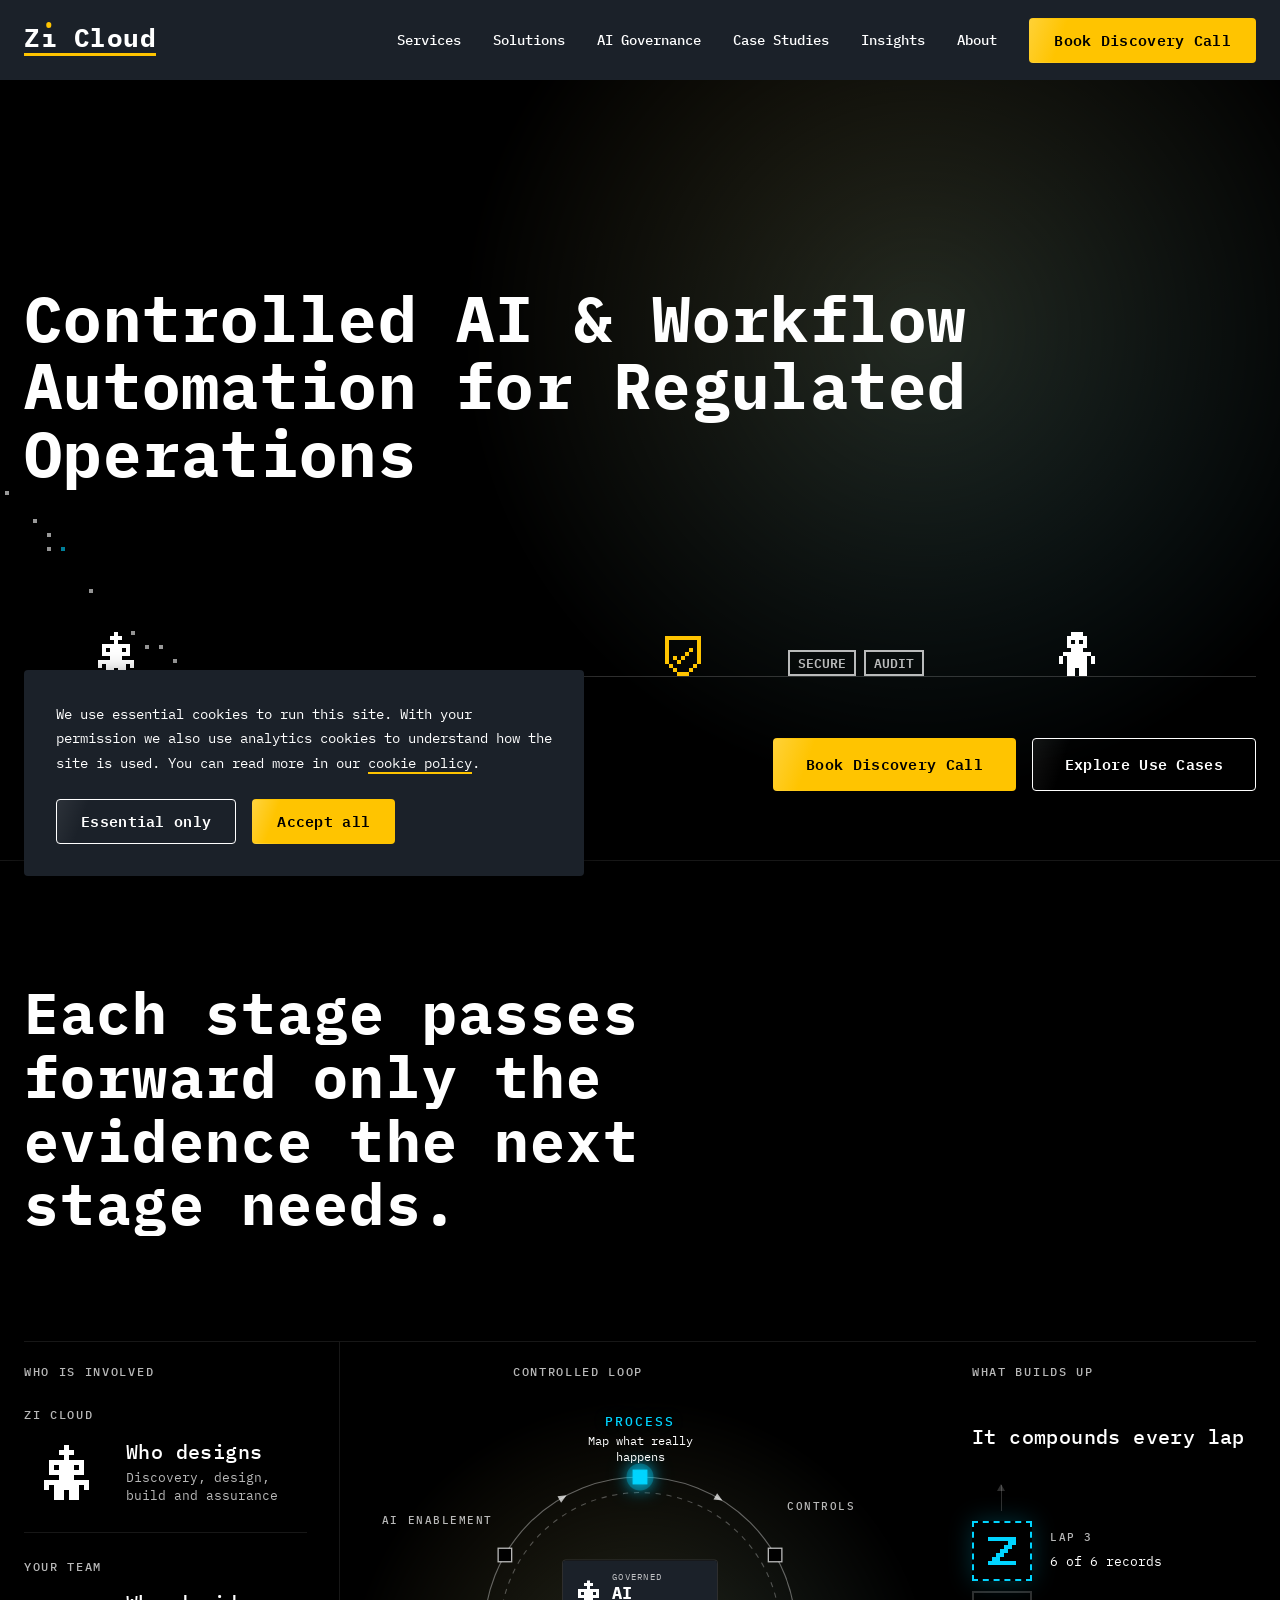
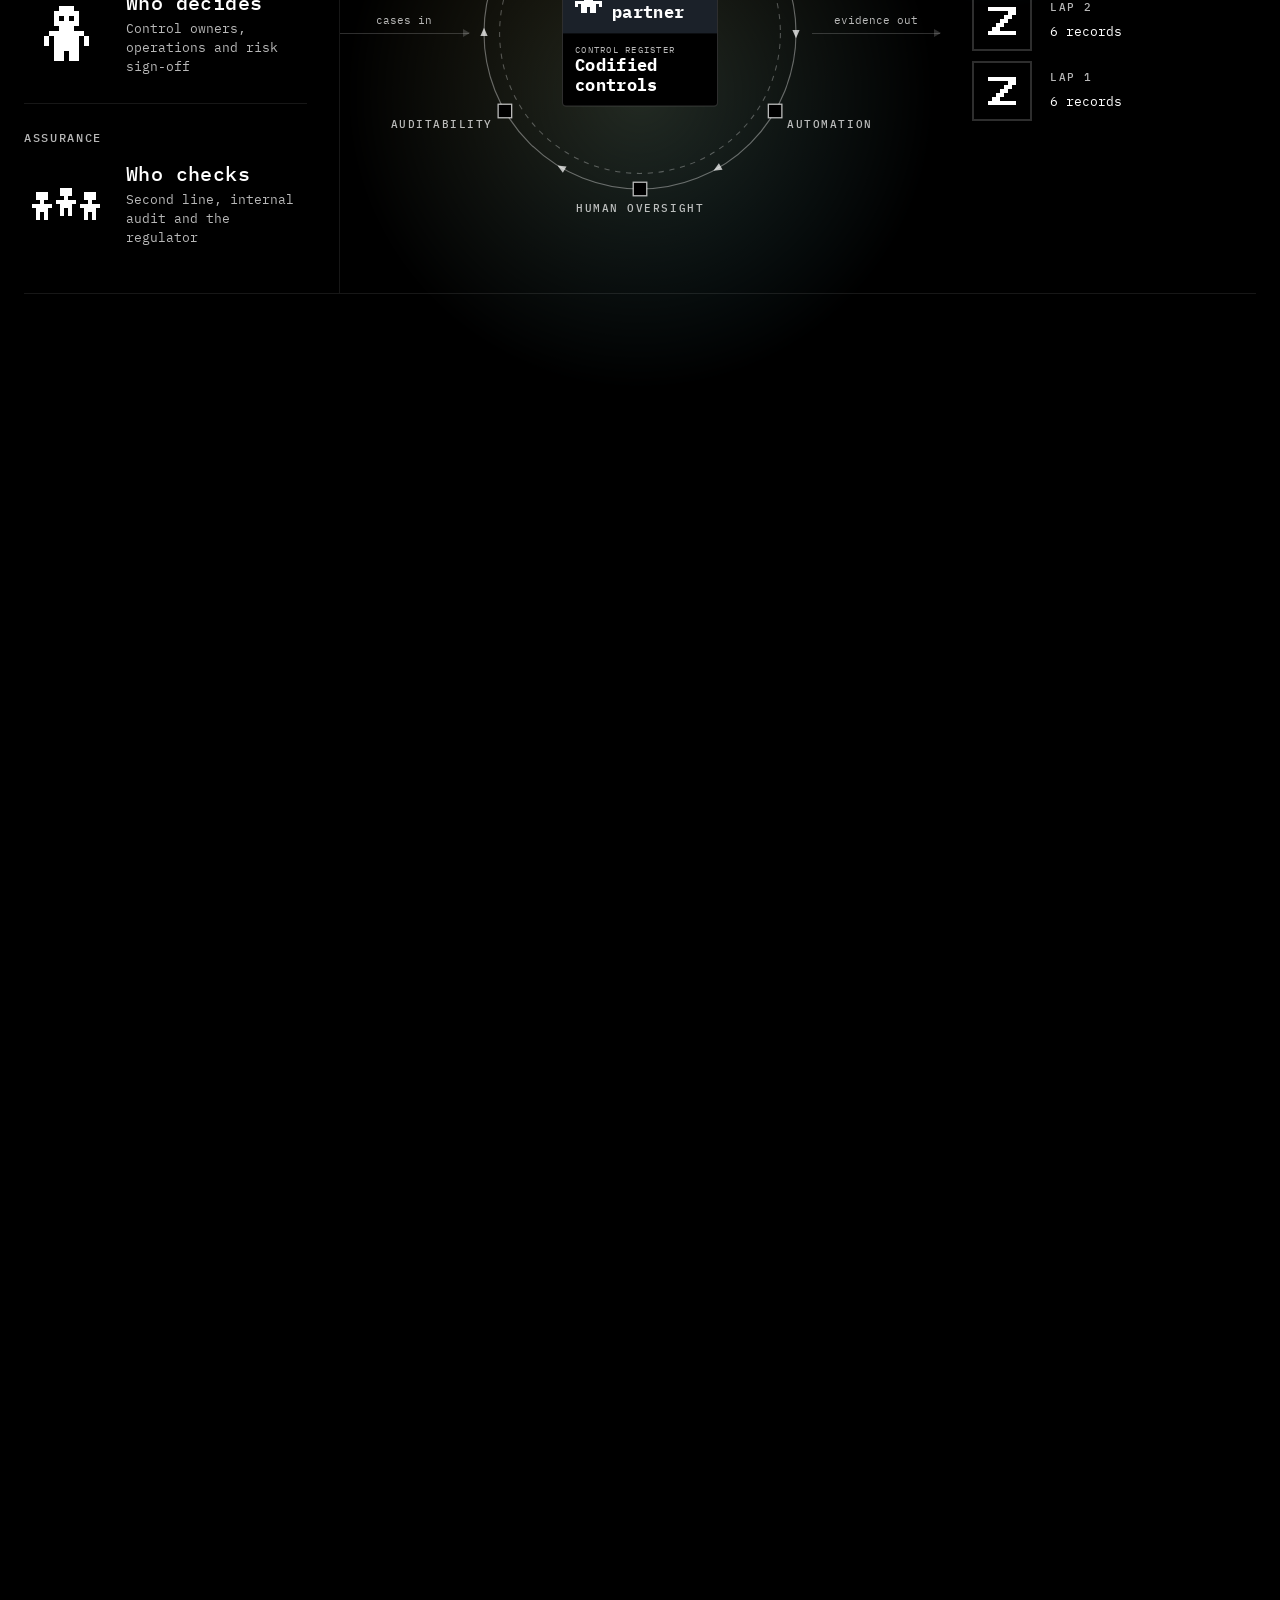
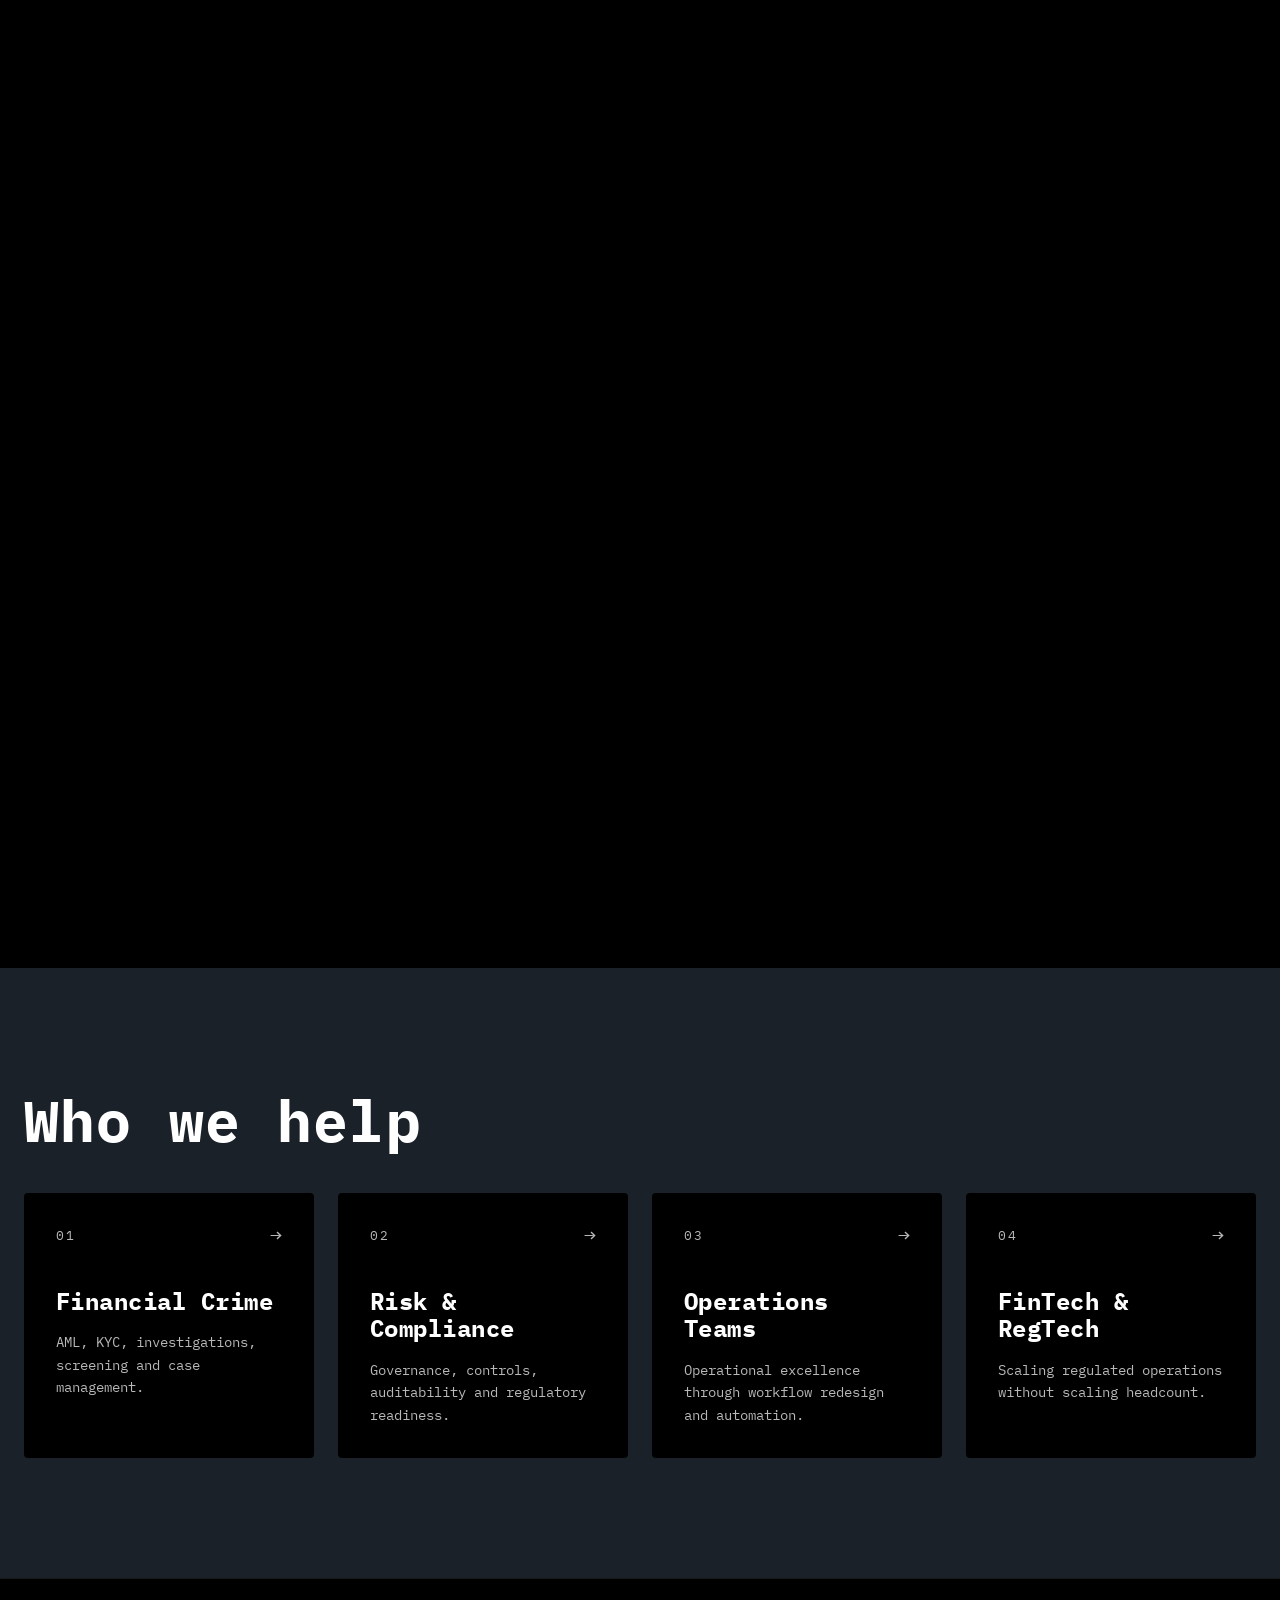
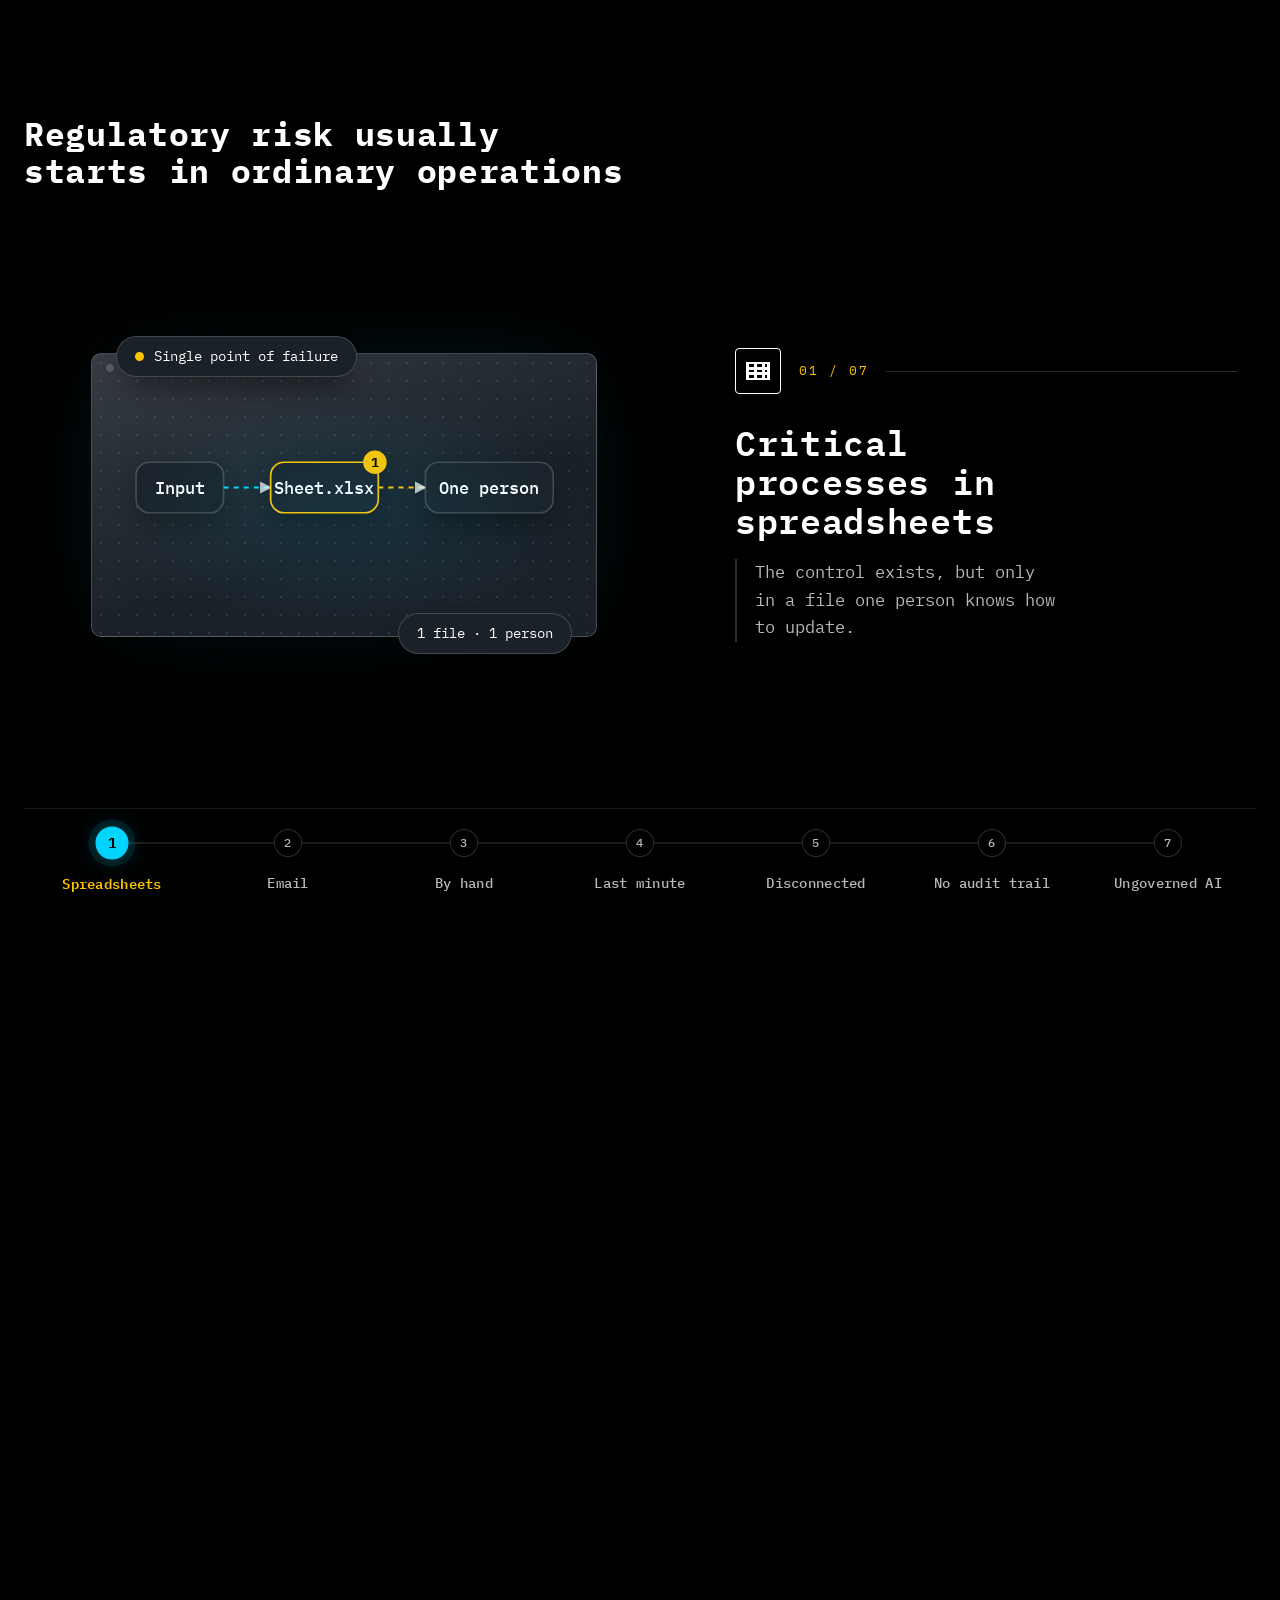
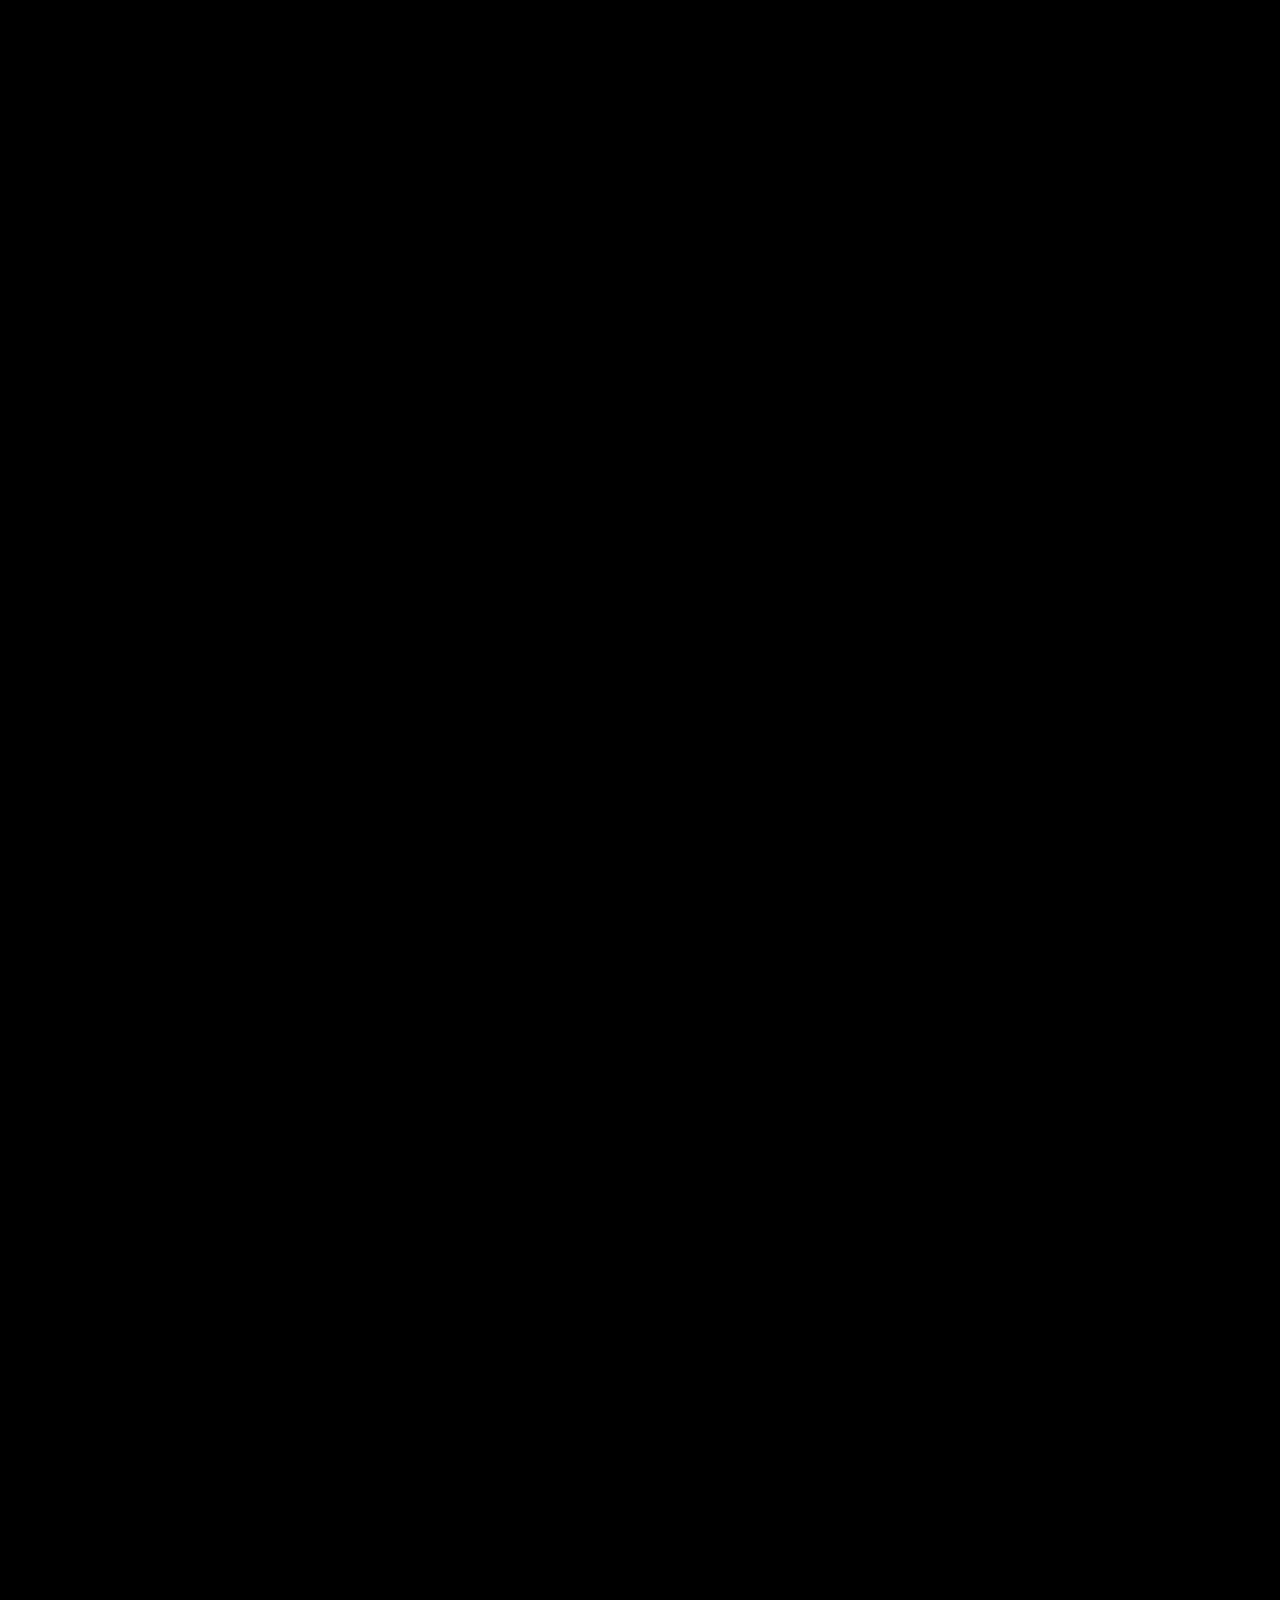
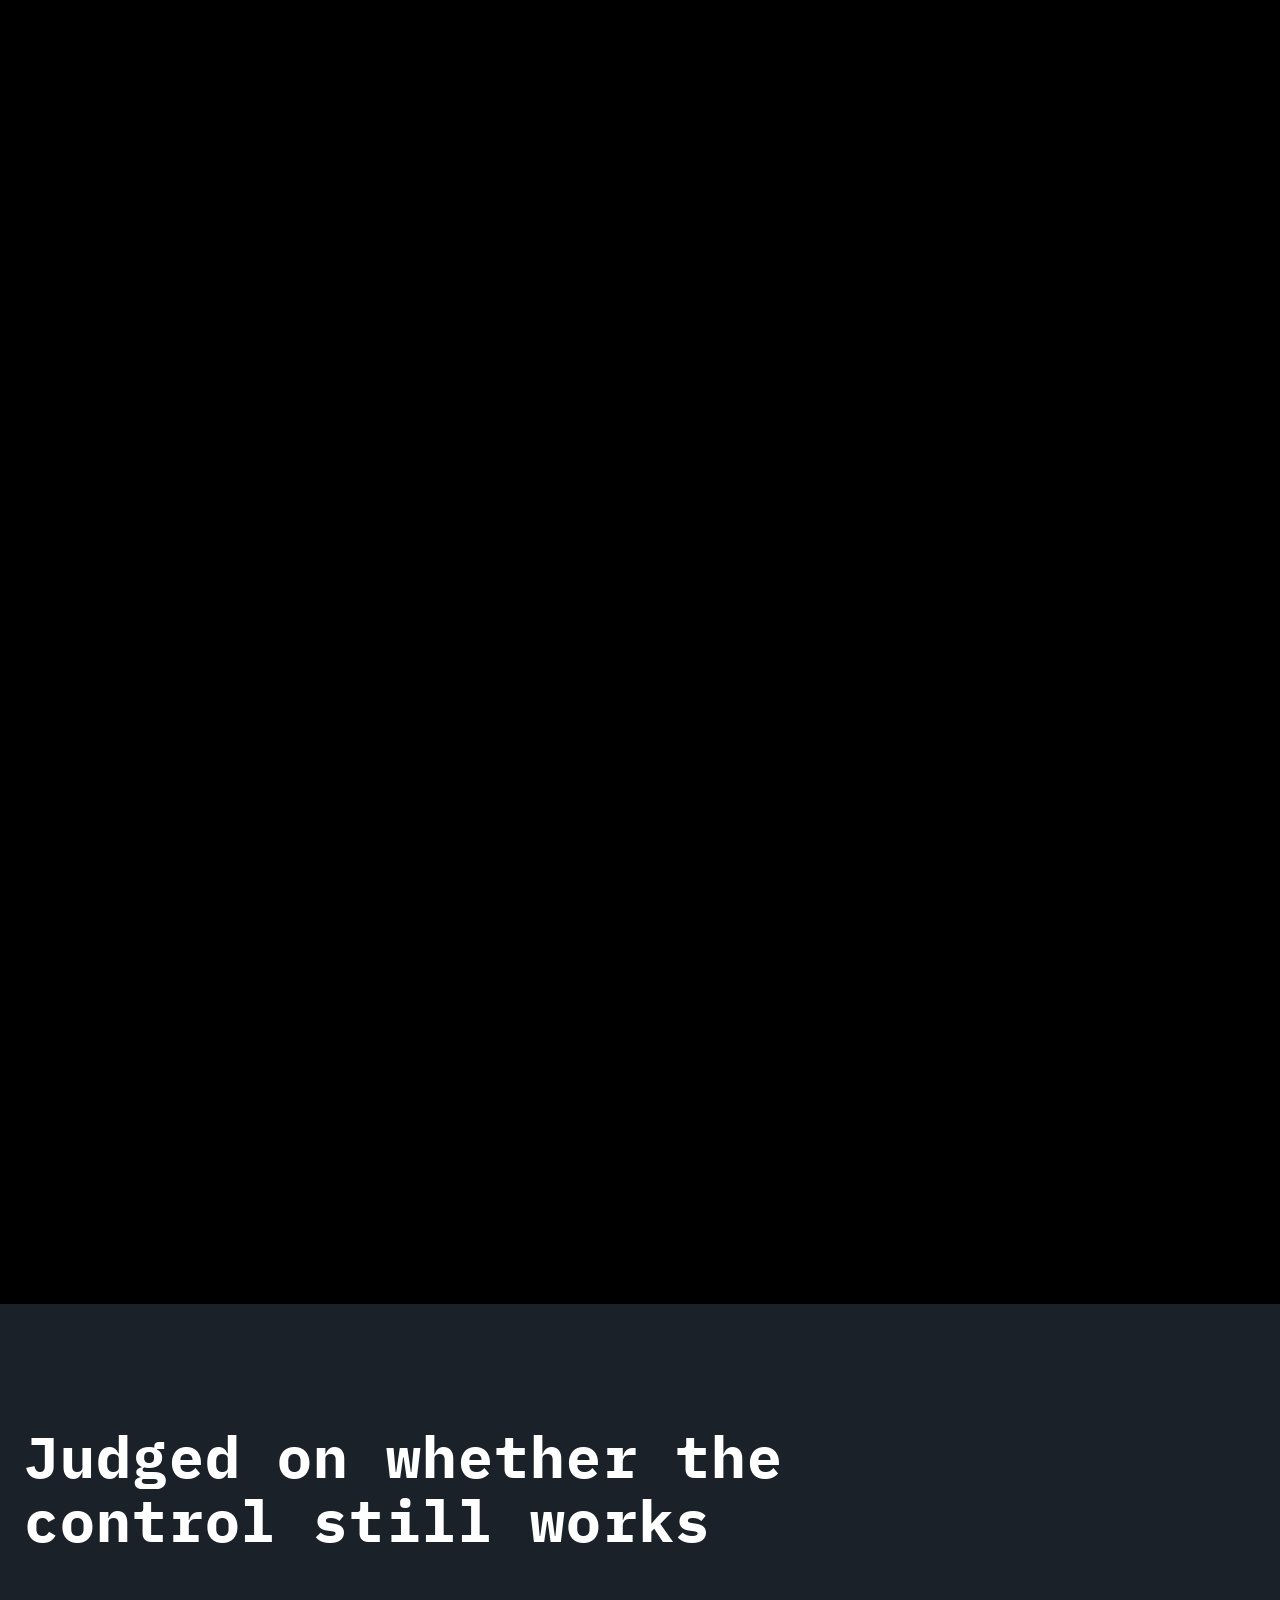
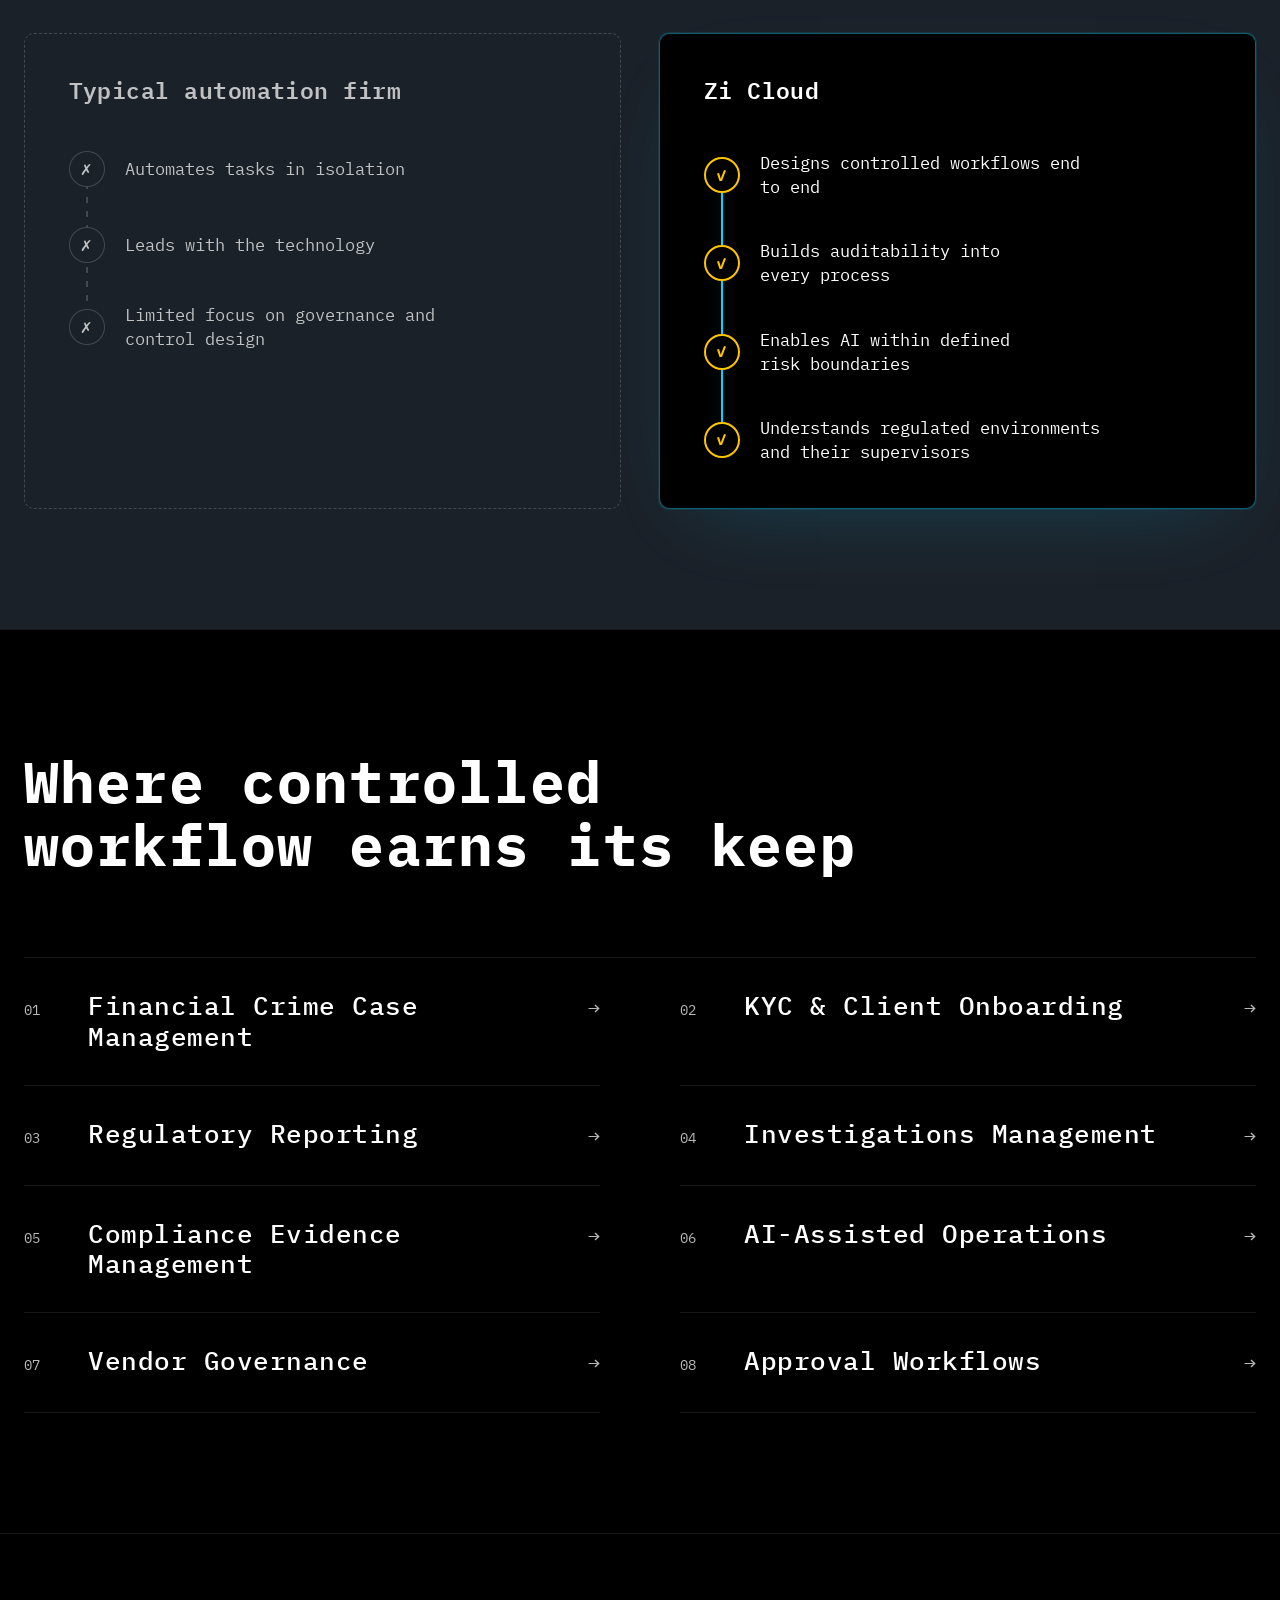
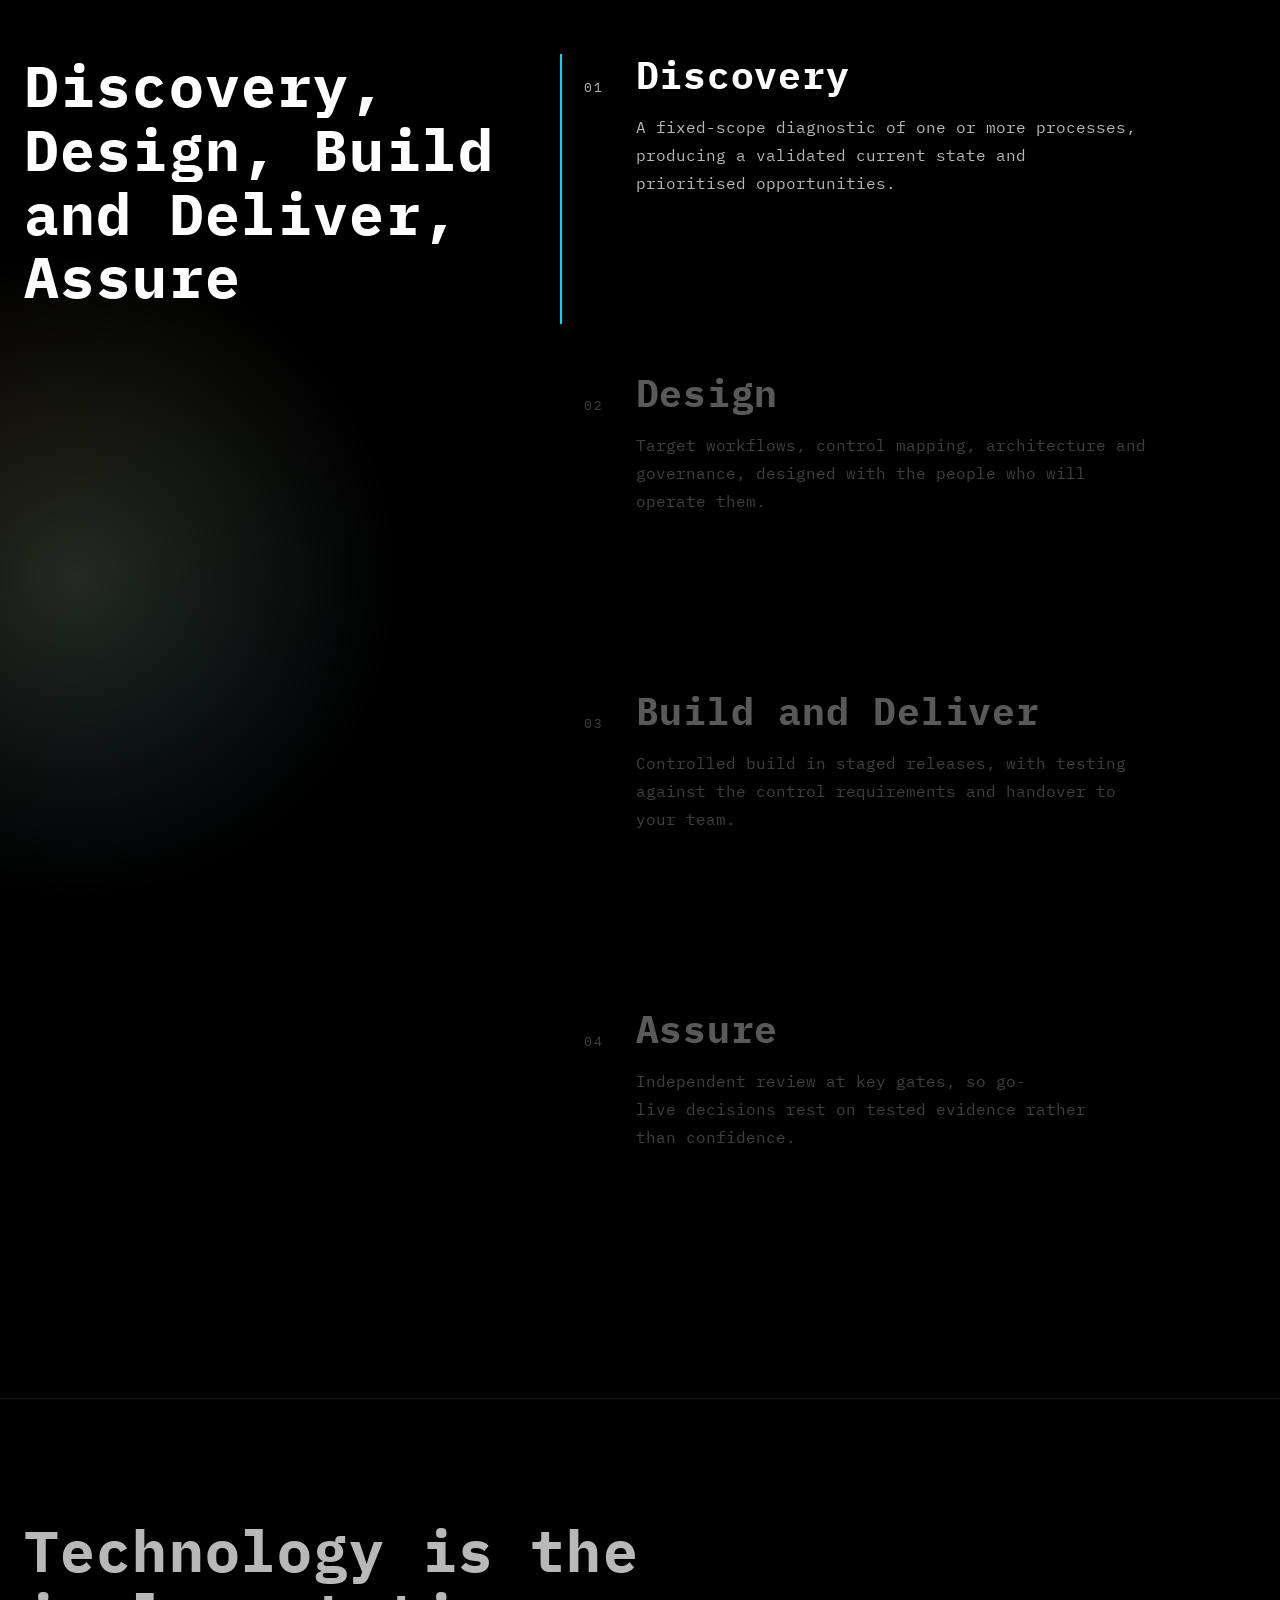
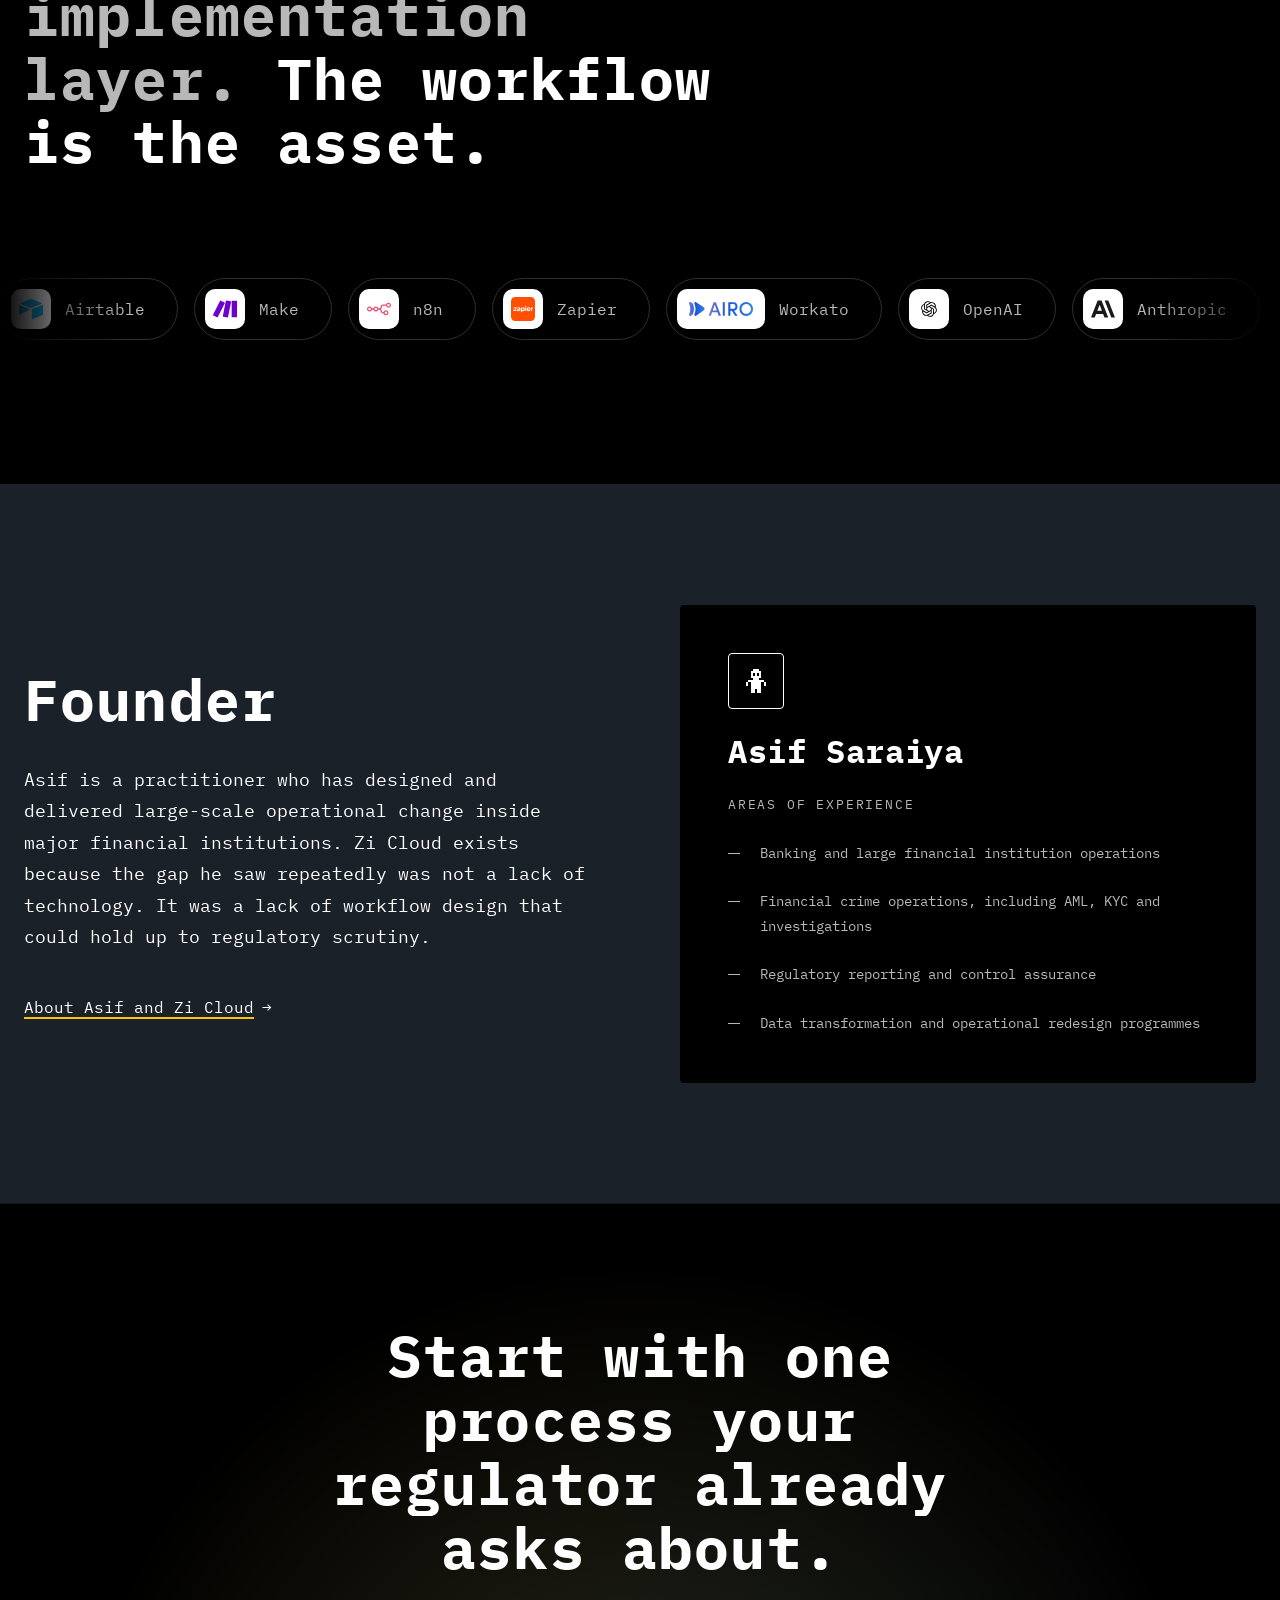
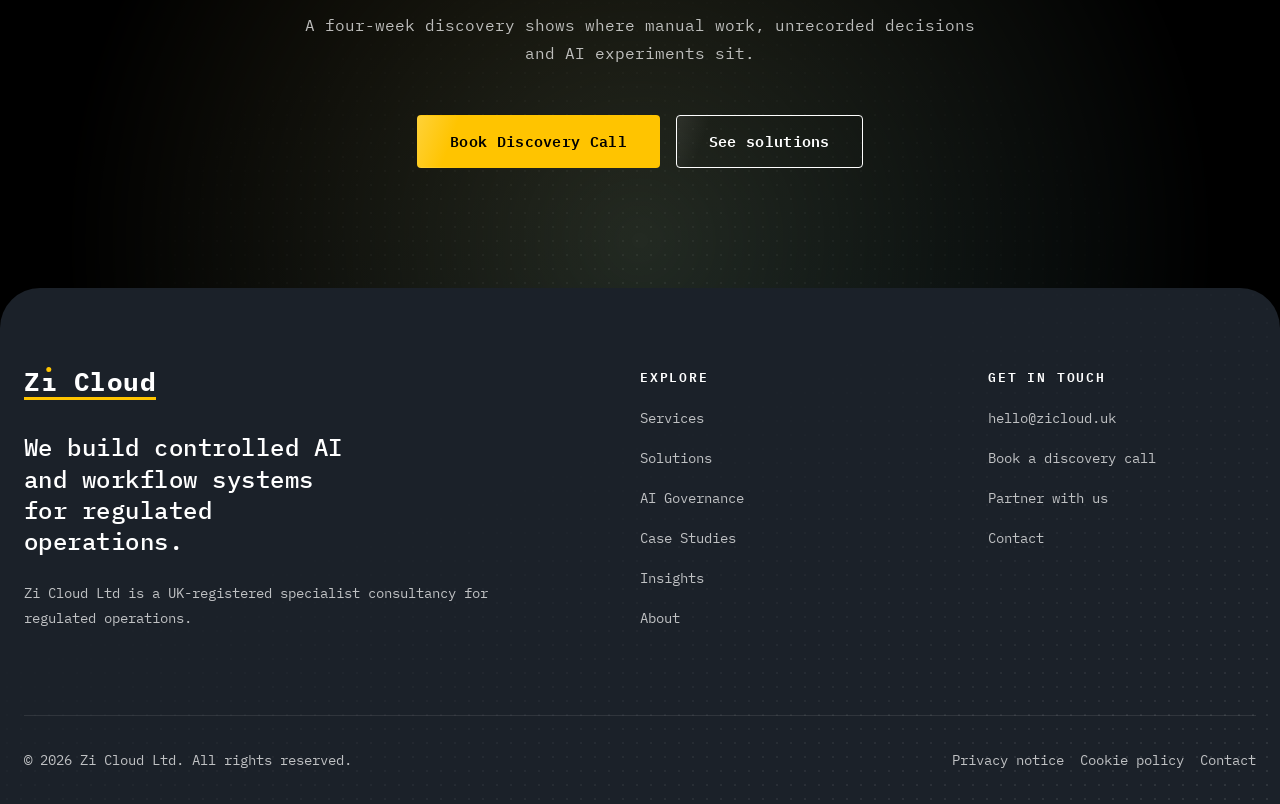
<file: z1-cloud/index.html>
<!doctype html>
<html lang="en-GB">
<head>
  <meta charset="utf-8">
  <meta name="viewport" content="width=device-width, initial-scale=1">
  <title>Zi Cloud Ltd | Controlled AI &amp; Workflow Automation for Regulated Operations</title>
  <meta name="description" content="Zi Cloud is a specialist boutique consultancy for regulated operations. We design controlled workflow automation and AI-enabled processes for financial crime, compliance, risk and operations teams, with auditability built in.">
  <meta property="og:title" content="Zi Cloud Ltd | Controlled AI &amp; Workflow Automation for Regulated Operations">
  <meta property="og:description" content="Controlled workflow automation and AI-enabled processes for financial crime, compliance, risk and operations teams, with auditability built in.">
  <meta property="og:image" content="assets/og-image.png">
  <meta property="og:locale" content="en_GB">
  <meta property="og:type" content="website">

  <!-- Fonts: Clash Display (headings) + IBM Plex Mono (body) -->
  <link rel="preconnect" href="https://api.fontshare.com" crossorigin>
  <link rel="preconnect" href="https://fonts.googleapis.com">
  <link rel="preconnect" href="https://fonts.gstatic.com" crossorigin>
  <link rel="stylesheet" href="https://api.fontshare.com/v2/css?f[]=clash-display@400,500,600,700&display=swap">
  <link rel="stylesheet" href="https://fonts.googleapis.com/css2?family=IBM+Plex+Mono:wght@400;500;600;700&display=swap">

  <!-- Global styles, then page styles -->
  <link rel="stylesheet" href="global-css/main.css">
  <link rel="stylesheet" href="home.css">

  <!-- Marks the page as JS-enabled before paint, so motion start states never flash -->
  <script>document.documentElement.classList.add('js')</script>
</head>
<body>
  <a class="skip-link" href="#main">Skip to content</a>
  <div class="scroll-progress" aria-hidden="true"></div>

  <!-- ================= HEADER ================= -->
  <header class="site-header">
    <div class="container site-header__inner">
      <a class="logo" href="index.html" aria-label="Zi Cloud, home">
        <span class="logo__word" aria-hidden="true">Zi Cloud</span>
      </a>

      <button class="nav-toggle" type="button" aria-expanded="false" aria-controls="site-nav">Menu</button>

      <nav class="nav" id="site-nav" aria-label="Main">
        <ul class="nav__list" role="list">
          <li><a class="nav__link" href="services/index.html">Services</a></li>
          <li><a class="nav__link" href="solutions/index.html">Solutions</a></li>
          <li><a class="nav__link" href="ai-governance/index.html">AI Governance</a></li>
          <li><a class="nav__link" href="case-studies/index.html">Case Studies</a></li>
          <li><a class="nav__link" href="insights/index.html">Insights</a></li>
          <li><a class="nav__link" href="about/index.html">About</a></li>
        </ul>
        <a class="btn btn--primary" href="contact/index.html#discovery">Book Discovery Call</a>
      </nav>
    </div>
  </header>

  <main id="main">

    <!-- ================= 1. HERO ================= -->
    <section class="hero home-hero glow" aria-labelledby="hero-title" data-parallax="0.08">
      <div class="dot-field" aria-hidden="true"></div>
      <canvas class="home-hero__dots" aria-hidden="true"></canvas>

      <div class="container home-hero__inner">
        <div class="hero-enter home-hero__copy">
          <h1 class="home-hero__title" id="hero-title">Controlled AI &amp; Workflow Automation for Regulated Operations</h1>
        </div>

        <!-- Ground line with pixel figures (decorative, static) -->
        <div class="home-ground" aria-hidden="true">
          <span class="home-ground__bot"><span class="home-ground__bob" data-sprite="bot" data-px="4"></span></span>
          <span class="home-ground__shield" data-sprite="shield" data-px="4"></span>
          <span class="home-ground__tiles"><span>SECURE</span><span>AUDIT</span></span>
          <span class="home-ground__person" data-sprite="person" data-px="4"></span>
        </div>

        <div class="home-hero__foot hero-enter">
          <p class="lead text-muted">We help compliance, risk and operations teams automate manual work, introduce AI safely and maintain the auditability regulators expect.</p>
          <div class="cluster">
            <a class="btn btn--primary btn--lg" href="contact/index.html#discovery">Book Discovery Call</a>
            <a class="btn btn--outline btn--lg" href="#use-cases">Explore Use Cases</a>
          </div>
        </div>
      </div>
    </section>

    <!-- ================= CONTROLLED WORKFLOW MODEL (hero visual) ================= -->
    <section class="section section--divided model" id="model" aria-labelledby="model-title">
      <div class="container">
        <div class="section-head reveal">
          <h2 class="split-heading" id="model-title">Each stage passes forward only the evidence the next stage needs.</h2>
        </div>

        <div class="model-scroll">
          <div class="model-pin glow">

            <div class="bp">

              <!-- 01 Who is involved -->
              <div class="bp-actors">
                <p class="kicker col-label">Who is involved</p>
                <ul class="actors" role="list">
                  <li>
                    <p class="kicker">Zi Cloud</p>
                    <div class="actor">
                      <span class="actor__fig actor__fig--zi" data-sprite="bot" data-px="5" aria-hidden="true"></span>
                      <div><p class="actor__title">Who designs</p><p class="actor__text">Discovery, design, build and assurance</p></div>
                    </div>
                  </li>
                  <li>
                    <p class="kicker">Your team</p>
                    <div class="actor">
                      <span class="actor__fig actor__fig--team" data-sprite="person" data-px="5" aria-hidden="true"></span>
                      <div><p class="actor__title">Who decides</p><p class="actor__text">Control owners, operations and risk sign-off</p></div>
                    </div>
                  </li>
                  <li>
                    <p class="kicker">Assurance</p>
                    <div class="actor">
                      <span class="actor__fig actor__fig--assure" data-sprite="group" data-px="4" aria-hidden="true"></span>
                      <div><p class="actor__title">Who checks</p><p class="actor__text">Second line, internal audit and the regulator</p></div>
                    </div>
                  </li>
                </ul>
              </div>

              <!-- 02 Controlled loop -->
              <div class="bp-loop">
                <p class="kicker col-label">Controlled loop</p>
                <div class="ring" role="group" aria-label="Six stages of the controlled workflow model">
                  <svg class="ring__svg" viewBox="0 0 100 100" aria-hidden="true">
                    <circle class="ring__outer" cx="50" cy="50" r="30"/>
                    <circle class="ring__inner" cx="50" cy="50" r="27"/>
                    <circle class="ring__progress" cx="50" cy="50" r="30" pathLength="600" transform="rotate(-90 50 50)"/>
                    <g data-marks></g>
                    <g class="ring__head" data-head><circle class="ring__halo" cx="50" cy="20" r="2.6"/><circle cx="50" cy="20" r="1.2"/></g>
                  </svg>

                  <span class="flow flow-in" aria-hidden="true"><span>cases in</span></span>
                  <span class="flow flow-out" aria-hidden="true"><span>evidence out</span></span>

                  <div class="core" aria-hidden="true">
                    <div class="core__ai">
                      <span data-sprite="bot" data-px="3"></span>
                      <p><span class="core__k">Governed</span><strong>AI partner</strong></p>
                    </div>
                    <div class="core__reg">
                      <span class="core__k">Control register</span>
                      <strong>Codified controls</strong>
                    </div>
                  </div>

                  <button type="button" class="ring__node" data-side="top"    style="--x:50%;--y:20%"    aria-pressed="true"><b>Process</b><span>Map what really happens</span></button>
                  <button type="button" class="ring__node" data-side="tr"     style="--x:75.98%;--y:35%" aria-pressed="false"><b>Controls</b><span>Owners, access, thresholds</span></button>
                  <button type="button" class="ring__node" data-side="br"     style="--x:75.98%;--y:65%" aria-pressed="false"><b>Automation</b><span>Rules run the routine</span></button>
                  <button type="button" class="ring__node" data-side="bottom" style="--x:50%;--y:80%"    aria-pressed="false"><b>Human Oversight</b><span>Named people decide</span></button>
                  <button type="button" class="ring__node" data-side="bl"     style="--x:24.02%;--y:65%" aria-pressed="false"><b>Auditability</b><span>Every step on record</span></button>
                  <button type="button" class="ring__node" data-side="tl"     style="--x:24.02%;--y:35%" aria-pressed="false"><b>AI Enablement</b><span>Inside risk limits</span></button>
                </div>
              </div>

              <!-- 03 What builds up -->
              <div class="bp-stack">
                <p class="kicker col-label">What builds up</p>
                <p class="stack-title">It compounds every lap</p>
                <div class="laps-wrap">
                  <span class="stack-arrow" aria-hidden="true"></span>
                  <ol class="laps" data-laps role="list" aria-label="Laps completed (illustrative)"></ol>
                </div>
              </div>
            </div>

            <!-- Detail for the selected stage -->
            <div class="bp-detail">
              <div class="bp-text">
                <p class="bp-step" data-step>Stage 01 of 06</p>
                <p class="bp-name" data-name>Process</p>
                <p class="bp-desc" data-desc>Map the real workflow and its variants</p>
              </div>
              <dl class="bp-facts">
                <div><dt>Owner</dt><dd data-owner>Process owner</dd></div>
                <div><dt>Control</dt><dd data-control>Variants, hand-offs and data classifications signed off</dd></div>
                <div><dt>Leaves on record</dt><dd data-evidence>Process map, signed</dd></div>
              </dl>
            </div>

          </div>
        </div>

        <!-- Source of truth for the six stages. Read by js/home.js; shown as a
             plain list when JavaScript is off. -->
        <ol class="model-list" role="list">
          <li data-owner="Process owner" data-control="Variants, hand-offs and data classifications signed off" data-evidence="Process map, signed"><span class="model-list__n">01</span><span><b>Process</b>Map the real workflow and its variants</span></li>
          <li data-owner="First-line control owner" data-control="Thresholds and access rights agreed with second line" data-evidence="Control register entry"><span class="model-list__n">02</span><span><b>Controls</b>Define owners, thresholds and evidence</span></li>
          <li data-owner="Rules engine" data-control="Role-based approvals, versioned rules, mandatory fields" data-evidence="Record of each automated action"><span class="model-list__n">03</span><span><b>Automation</b>Automate deterministic steps inside the controls</span></li>
          <li data-owner="Named reviewer" data-control="Segregation of duties: four-eyes check on high-risk outcomes" data-evidence="Reviewer action and rationale"><span class="model-list__n">04</span><span><b>Human Oversight</b>Named reviewers for consequential decisions</span></li>
          <li data-owner="System of record" data-control="Append-only history, no edits" data-evidence="Immutable audit trail export"><span class="model-list__n">05</span><span><b>Auditability</b>Immutable record of every step</span></li>
          <li data-owner="AI governance forum" data-control="Risk tier set (Tier 1 to 3), data restrictions checked" data-evidence="Input, model version, output and decision"><span class="model-list__n">06</span><span><b>AI Enablement</b>Model use within a tiered approval model</span></li>
        </ol>
      </div>
    </section>

    <!-- ================= 2. WHO WE HELP ================= -->
    <section class="section section--divided section--alt glow g-who" id="who-we-help" aria-labelledby="who-title" data-parallax="0.06">
      <div class="container">
        <h2 class="reveal" id="who-title">Who we help</h2>

        <ul class="tile-grid tile-grid--4 who-grid" role="list">
          <li class="reveal">
            <a class="card who-cell spotlight" href="solutions/index.html#financial-crime">
              <span class="card__meta">01</span>
              <span class="who-cell__title">Financial Crime</span>
              <span class="who-cell__text text-muted">AML, KYC, investigations, screening and case management.</span>
              <span class="card__footer who-cell__arrow" aria-hidden="true">→</span>
            </a>
          </li>
          <li class="reveal" style="--delay:.08s">
            <a class="card who-cell spotlight" href="solutions/index.html#compliance">
              <span class="card__meta">02</span>
              <span class="who-cell__title">Risk &amp; Compliance</span>
              <span class="who-cell__text text-muted">Governance, controls, auditability and regulatory readiness.</span>
              <span class="card__footer who-cell__arrow" aria-hidden="true">→</span>
            </a>
          </li>
          <li class="reveal">
            <a class="card who-cell spotlight" href="services/index.html">
              <span class="card__meta">03</span>
              <span class="who-cell__title">Operations Teams</span>
              <span class="who-cell__text text-muted">Operational excellence through workflow redesign and automation.</span>
              <span class="card__footer who-cell__arrow" aria-hidden="true">→</span>
            </a>
          </li>
          <li class="reveal" style="--delay:.08s">
            <a class="card who-cell spotlight" href="solutions/index.html#industries">
              <span class="card__meta">04</span>
              <span class="who-cell__title">FinTech &amp; RegTech</span>
              <span class="who-cell__text text-muted">Scaling regulated operations without scaling headcount.</span>
              <span class="card__footer who-cell__arrow" aria-hidden="true">→</span>
            </a>
          </li>
        </ul>
      </div>
    </section>

    <!-- ================= 3. FRICTION ================= -->
    <section class="section section--divided" id="friction" aria-labelledby="friction-title">
      <div class="container">
        <div class="fr-scroll">
          <div class="fr-pin">
            <div class="section-head reveal">
              <h2 class="split-heading" id="friction-title">Regulatory risk usually starts in ordinary operations</h2>
            </div>

            <div class="fr-stage">
            <ul class="tile-grid tile-grid--3 friction-grid friction-drum" role="list">
              <li class="card spotlight reveal" data-short="Spreadsheets">
                <div class="fr-visual"><svg class="fr-flow" viewBox="0 0 260 120" role="img" aria-label="Process runs through a spreadsheet owned by one person"><defs><marker id="frar" viewBox="0 0 8 8" refX="7" refY="4" markerWidth="6" markerHeight="6" orient="auto"><path d="M0 0L8 4L0 8z" fill="currentColor"/></marker></defs><g class="mn"><rect x="6" y="40" width="52" height="30" rx="7"/><text x="32.0" y="59">Input</text></g><path class="ml" d="M58 55L86 55" marker-end="url(#frar)"/><g class="mn warn"><rect x="86" y="40" width="64" height="30" rx="7"/><text x="118.0" y="59">Sheet.xlsx</text><circle class="mb" cx="148" cy="40" r="7"/><text class="mbt" x="148" y="43">1</text></g><path class="ml bad" d="M150 55L178 55" marker-end="url(#frar)"/><g class="mn"><rect x="178" y="40" width="76" height="30" rx="7"/><text x="216.0" y="59">One person</text></g></svg><span class="fr-chip fr-chip--top"><i aria-hidden="true"></i>Single point of failure</span><span class="fr-chip fr-chip--bottom">1 file · 1 person</span></div>
                <div class="fr-copy"><span class="card__icon"><span data-sprite="sheet" data-px="3" aria-hidden="true"></span></span><span class="card__meta">01 / 07</span><p class="friction__title">Critical processes in spreadsheets</p><p class="friction__desc">The control exists, but only in a file one person knows how to update.</p></div>
              </li>
              <li class="card spotlight reveal" style="--delay:0.06s" data-short="Email">
                <div class="fr-visual"><svg class="fr-flow" viewBox="0 0 260 120" role="img" aria-label="Investigation decisions scattered across inboxes"><g class="mn"><rect x="6" y="45" width="52" height="30" rx="7"/><text x="32.0" y="64">Alert</text></g><path class="ml" d="M58 60L84 60" marker-end="url(#frar)"/><g class="mn warn"><rect x="84" y="45" width="52" height="30" rx="7"/><text x="110.0" y="64">Email</text><circle class="mb" cx="134" cy="45" r="7"/><text class="mbt" x="134" y="48">3</text></g><path class="ml bad" d="M136 52C156 30 168 26 186 26" marker-end="url(#frar)"/><path class="ml bad" d="M136 68C156 90 168 94 186 94" marker-end="url(#frar)"/><g class="mn"><rect x="186" y="11" width="60" height="30" rx="7"/><text x="216.0" y="30">Inbox A</text></g><g class="mn"><rect x="186" y="79" width="60" height="30" rx="7"/><text x="216.0" y="98">Inbox B</text></g></svg><span class="fr-chip fr-chip--top"><i aria-hidden="true"></i>Rationale scattered</span><span class="fr-chip fr-chip--bottom">Decisions live in threads</span></div>
                <div class="fr-copy"><span class="card__icon"><span data-sprite="mail" data-px="3" aria-hidden="true"></span></span><span class="card__meta">02 / 07</span><p class="friction__title">Investigations run through email</p><p class="friction__desc">Decisions are made in threads, so the rationale is scattered across inboxes.</p></div>
              </li>
              <li class="card spotlight reveal" style="--delay:0.12s" data-short="By hand">
                <div class="fr-visual"><svg class="fr-flow" viewBox="0 0 260 120" role="img" aria-label="Evidence collected by hand"><g class="mn"><rect x="6" y="40" width="52" height="30" rx="7"/><text x="32.0" y="59">Audit ask</text></g><path class="ml" d="M58 55L82 55" marker-end="url(#frar)"/><g class="mn warn"><rect x="82" y="40" width="52" height="30" rx="7"/><text x="108.0" y="59">Screens</text><circle class="mb" cx="132" cy="40" r="7"/><text class="mbt" x="132" y="43">!</text></g><path class="ml" d="M134 55L156 55" marker-end="url(#frar)"/><g class="mn"><rect x="156" y="40" width="50" height="30" rx="7"/><text x="181.0" y="59">Exports</text></g><path class="ml" d="M206 55L222 55" marker-end="url(#frar)"/><g class="mn"><rect x="222" y="40" width="32" height="30" rx="7"/><text x="238.0" y="59">PDF</text></g></svg><span class="fr-chip fr-chip--top"><i aria-hidden="true"></i>Manual evidence</span><span class="fr-chip fr-chip--bottom">Screenshots and exports</span></div>
                <div class="fr-copy"><span class="card__icon"><span data-sprite="clip" data-px="3" aria-hidden="true"></span></span><span class="card__meta">03 / 07</span><p class="friction__title">Evidence collected by hand</p><p class="friction__desc">Every audit request becomes a week of screenshots and exports.</p></div>
              </li>
              <li class="card spotlight reveal" style="--delay:0.18s" data-short="Last minute">
                <div class="fr-visual"><svg class="fr-flow" viewBox="0 0 260 120" role="img" aria-label="Reporting reconciled at the last minute"><g class="mn"><rect x="6" y="40" width="52" height="30" rx="7"/><text x="32.0" y="59">Data</text></g><path class="ml" d="M58 55L82 55" marker-end="url(#frar)"/><g class="mn warn"><rect x="82" y="40" width="58" height="30" rx="7"/><text x="111.0" y="59">Reconcile</text><circle class="mb" cx="138" cy="40" r="7"/><text class="mbt" x="138" y="43">2</text></g><path class="ml bad" d="M140 55L164 55" marker-end="url(#frar)"/><g class="mn"><rect x="164" y="40" width="40" height="30" rx="7"/><text x="184.0" y="59">Due</text></g><path class="ml" d="M204 55L222 55" marker-end="url(#frar)"/><g class="mn"><rect x="222" y="40" width="32" height="30" rx="7"/><text x="238.0" y="59">Rpt</text></g></svg><span class="fr-chip fr-chip--top"><i aria-hidden="true"></i>Deadline-driven</span><span class="fr-chip fr-chip--bottom">Reconciled at the last minute</span></div>
                <div class="fr-copy"><span class="card__icon"><span data-sprite="clock" data-px="3" aria-hidden="true"></span></span><span class="card__meta">04 / 07</span><p class="friction__title">Reporting built at the last minute</p><p class="friction__desc">Figures are reconciled under deadline pressure instead of produced by the work.</p></div>
              </li>
              <li class="card spotlight reveal" data-short="Disconnected">
                <div class="fr-visual"><svg class="fr-flow" viewBox="0 0 260 120" role="img" aria-label="Same customer in four tools with different risk ratings"><g class="mn"><rect x="100" y="45" width="60" height="30" rx="7"/><text x="130.0" y="64">Customer</text></g><g class="mn"><rect x="6" y="8" width="44" height="30" rx="7"/><text x="28.0" y="27">CRM</text></g><g class="mn"><rect x="6" y="82" width="44" height="30" rx="7"/><text x="28.0" y="101">KYC</text></g><g class="mn warn"><rect x="210" y="8" width="44" height="30" rx="7"/><text x="232.0" y="27">Risk</text><circle class="mb" cx="252" cy="8" r="7"/><text class="mbt" x="252" y="11">4</text></g><g class="mn"><rect x="210" y="82" width="44" height="30" rx="7"/><text x="232.0" y="101">Case</text></g><path class="ml" d="M50 22C70 26 90 40 104 48" marker-end="url(#frar)"/><path class="ml" d="M50 96C70 92 90 78 104 72" marker-end="url(#frar)"/><path class="ml bad" d="M160 48C178 40 190 26 208 22" marker-end="url(#frar)"/><path class="ml bad" d="M160 72C178 78 190 92 208 96" marker-end="url(#frar)"/></svg><span class="fr-chip fr-chip--top"><i aria-hidden="true"></i>No single view</span><span class="fr-chip fr-chip--bottom">Four tools · four ratings</span></div>
                <div class="fr-copy"><span class="card__icon"><span data-sprite="split" data-px="3" aria-hidden="true"></span></span><span class="card__meta">05 / 07</span><p class="friction__title">Disconnected systems</p><p class="friction__desc">The same customer sits in four tools with four different risk ratings.</p></div>
              </li>
              <li class="card spotlight reveal" style="--delay:0.06s" data-short="No audit trail">
                <div class="fr-visual"><svg class="fr-flow" viewBox="0 0 260 120" role="img" aria-label="Actions leave no audit trail"><g class="mn"><rect x="6" y="40" width="52" height="30" rx="7"/><text x="32.0" y="59">Action</text></g><path class="ml" d="M58 55L82 55" marker-end="url(#frar)"/><g class="mn"><rect x="82" y="40" width="52" height="30" rx="7"/><text x="108.0" y="59">System</text></g><path class="ml bad" d="M134 55L156 55" marker-end="url(#frar)"/><g class="mn warn"><rect x="156" y="40" width="50" height="30" rx="7"/><text x="181.0" y="59">Record</text><circle class="mb" cx="204" cy="40" r="7"/><text class="mbt" x="204" y="43">!</text></g><path class="ml bad" d="M206 55L222 55" marker-end="url(#frar)"/><g class="mn"><rect x="222" y="40" width="32" height="30" rx="7"/><text x="238.0" y="59">Audit</text></g></svg><span class="fr-chip fr-chip--top"><i aria-hidden="true"></i>Nothing to evidence</span><span class="fr-chip fr-chip--bottom">No record of who did what</span></div>
                <div class="fr-copy"><span class="card__icon"><span data-sprite="trail" data-px="3" aria-hidden="true"></span></span><span class="card__meta">06 / 07</span><p class="friction__title">No audit trail</p><p class="friction__desc">Actions happen across systems, but no record shows who did what, when and why.</p></div>
              </li>
              <li class="card spotlight reveal" style="--delay:0.12s" data-short="Ungoverned AI">
                <div class="fr-visual"><svg class="fr-flow" viewBox="0 0 260 120" role="img" aria-label="AI output with no recorded approver"><g class="mn"><rect x="6" y="40" width="52" height="30" rx="7"/><text x="32.0" y="59">Case</text></g><path class="ml" d="M58 55L82 55" marker-end="url(#frar)"/><g class="mn"><rect x="82" y="40" width="52" height="30" rx="7"/><text x="108.0" y="59">AI pilot</text></g><path class="ml" d="M134 55L156 55" marker-end="url(#frar)"/><g class="mn"><rect x="156" y="40" width="50" height="30" rx="7"/><text x="181.0" y="59">Output</text></g><path class="ml bad" d="M206 55L222 55" marker-end="url(#frar)"/><g class="mn warn"><rect x="222" y="40" width="32" height="30" rx="7"/><text x="238.0" y="59">?</text><circle class="mb" cx="252" cy="40" r="7"/><text class="mbt" x="252" y="43">!</text></g></svg><span class="fr-chip fr-chip--top"><i aria-hidden="true"></i>Ungoverned AI</span><span class="fr-chip fr-chip--bottom">No named approver</span></div>
                <div class="fr-copy"><span class="card__icon"><span data-sprite="bot" data-px="2" aria-hidden="true"></span></span><span class="card__meta">07 / 07</span><p class="friction__title">AI with no governance</p><p class="friction__desc">Pilots run on real cases, and nobody can say who approved the output.</p></div>
              </li>
              <li class="friction-grid__fill" aria-hidden="true"><span class="dot-field"></span></li>
            </ul>

            </div>
            <!-- Filled by js/home.js on large screens: one button per item -->
            <ol class="fr-rail" role="list" aria-label="The cost of operational friction"></ol>
          </div>
        </div>
      </div>
    </section>

    <!-- ================= 4. DIFFERENCE ================= -->
    <section class="section section--divided section--alt glow g-diff" id="difference" aria-labelledby="diff-title" data-parallax="0.06">
      <div class="container">
        <div class="section-head reveal">
          <h2 class="split-heading" id="diff-title">Judged on whether the control still works</h2>
        </div>

        <div class="diff" data-diff>
          <section class="diff__side diff__side--them" aria-labelledby="diff-them">
            <h3 class="diff__label" id="diff-them">Typical automation firm</h3>
            <ul class="diff__list" role="list">
            <li style="--i:0"><span class="diff__node" aria-hidden="true">✗</span><p>Automates tasks in isolation</p></li>
            <li style="--i:1"><span class="diff__node" aria-hidden="true">✗</span><p>Leads with the technology</p></li>
            <li style="--i:2"><span class="diff__node" aria-hidden="true">✗</span><p>Limited focus on governance and control design</p></li>
            </ul>
          </section>
          <section class="diff__side diff__side--us" aria-labelledby="diff-us">
            <h3 class="diff__label" id="diff-us">Zi Cloud</h3>
            <ul class="diff__list" role="list">
            <li style="--i:0"><span class="diff__node" aria-hidden="true">✓</span><p>Designs controlled workflows end to end</p></li>
            <li style="--i:1"><span class="diff__node" aria-hidden="true">✓</span><p>Builds auditability into every process</p></li>
            <li style="--i:2"><span class="diff__node" aria-hidden="true">✓</span><p>Enables AI within defined risk boundaries</p></li>
            <li style="--i:3"><span class="diff__node" aria-hidden="true">✓</span><p>Understands regulated environments and their supervisors</p></li>
            </ul>
          </section>
        </div>
      </div>
    </section>

    <!-- ================= 5. USE CASES ================= -->
    <section class="section section--divided" id="use-cases" aria-labelledby="uc-title">
      <div class="container">
        <div class="section-head reveal">
          <h2 class="split-heading" id="uc-title">Where controlled workflow earns its keep</h2>
        </div>

        <ol class="uc-list" role="list">
          <li class="reveal"><a class="uc-row" href="solutions/index.html#financial-crime"><span class="uc-row__n">01</span><span class="uc-row__title">Financial Crime Case Management</span><span class="uc-row__arrow" aria-hidden="true">→</span></a></li>
          <li class="reveal"><a class="uc-row" href="solutions/index.html#financial-crime"><span class="uc-row__n">02</span><span class="uc-row__title">KYC &amp; Client Onboarding</span><span class="uc-row__arrow" aria-hidden="true">→</span></a></li>
          <li class="reveal"><a class="uc-row" href="solutions/index.html#compliance"><span class="uc-row__n">03</span><span class="uc-row__title">Regulatory Reporting</span><span class="uc-row__arrow" aria-hidden="true">→</span></a></li>
          <li class="reveal"><a class="uc-row" href="solutions/index.html#financial-crime"><span class="uc-row__n">04</span><span class="uc-row__title">Investigations Management</span><span class="uc-row__arrow" aria-hidden="true">→</span></a></li>
          <li class="reveal"><a class="uc-row" href="solutions/index.html#compliance"><span class="uc-row__n">05</span><span class="uc-row__title">Compliance Evidence Management</span><span class="uc-row__arrow" aria-hidden="true">→</span></a></li>
          <li class="reveal"><a class="uc-row" href="ai-governance/index.html"><span class="uc-row__n">06</span><span class="uc-row__title">AI-Assisted Operations</span><span class="uc-row__arrow" aria-hidden="true">→</span></a></li>
          <li class="reveal"><a class="uc-row" href="solutions/index.html#compliance"><span class="uc-row__n">07</span><span class="uc-row__title">Vendor Governance</span><span class="uc-row__arrow" aria-hidden="true">→</span></a></li>
          <li class="reveal"><a class="uc-row" href="services/index.html"><span class="uc-row__n">08</span><span class="uc-row__title">Approval Workflows</span><span class="uc-row__arrow" aria-hidden="true">→</span></a></li>
        </ol>
      </div>
    </section>

    <!-- ================= 6. HOW WE WORK (pinned process) ================= -->
    <section class="section section--divided glow g-approach" id="approach" aria-labelledby="approach-title" data-parallax="0.06">
      <div class="container split approach">
        <div class="sticky approach__head">
          <h2 class="split-heading" id="approach-title">Discovery, Design, Build and Deliver, Assure</h2>
        </div>

        <ol class="steps approach__steps" role="list">
          <li class="step reveal" data-approach-step>
            <span class="step__num" aria-hidden="true"></span>
            <div>
              <h3 class="step__title">Discovery</h3>
              <p class="text-muted">A fixed-scope diagnostic of one or more processes, producing a validated current state and prioritised opportunities.</p>
            </div>
          </li>
          <li class="step reveal" data-approach-step>
            <span class="step__num" aria-hidden="true"></span>
            <div>
              <h3 class="step__title">Design</h3>
              <p class="text-muted">Target workflows, control mapping, architecture and governance, designed with the people who will operate them.</p>
            </div>
          </li>
          <li class="step reveal" data-approach-step>
            <span class="step__num" aria-hidden="true"></span>
            <div>
              <h3 class="step__title">Build and Deliver</h3>
              <p class="text-muted">Controlled build in staged releases, with testing against the control requirements and handover to your team.</p>
            </div>
          </li>
          <li class="step reveal" data-approach-step>
            <span class="step__num" aria-hidden="true"></span>
            <div>
              <h3 class="step__title">Assure</h3>
              <p class="text-muted">Independent review at key gates, so go-live decisions rest on tested evidence rather than confidence.</p>
            </div>
          </li>
        </ol>
      </div>
    </section>

    <!-- ================= 7. TECHNOLOGY ================= -->
    <section class="section section--divided tech" id="technology" aria-labelledby="tech-title">
      <div class="container">
        <div class="section-head reveal">
          <h2 id="tech-title" class="tech__title">Technology is the implementation layer. <span>The workflow is the asset.</span></h2>
        </div>
      </div>

      <div class="marquee reveal">
        <ul class="marquee__track" role="list">
          <li class="tech-chip"><span class="tech-chip__logo" aria-hidden="true"><img src="assets/logos/airtable.svg" alt="" width="20" height="20" loading="lazy"></span>Airtable</li>
          <li class="tech-chip"><span class="tech-chip__logo" aria-hidden="true"><img src="assets/logos/make.svg" alt="" width="20" height="20" loading="lazy"></span>Make</li>
          <li class="tech-chip"><span class="tech-chip__logo" aria-hidden="true"><img src="assets/logos/n8n.svg" alt="" width="20" height="20" loading="lazy"></span>n8n</li>
          <li class="tech-chip"><span class="tech-chip__logo" aria-hidden="true"><img src="assets/logos/zapier.svg" alt="" width="20" height="20" loading="lazy"></span>Zapier</li>
          <li class="tech-chip"><span class="tech-chip__logo tech-chip__logo--wide" aria-hidden="true"><img src="assets/logos/workato.svg" alt="" width="20" height="20" loading="lazy"></span>Workato</li>
          <li class="tech-chip"><span class="tech-chip__logo" aria-hidden="true"><img src="assets/logos/openai.svg" alt="" width="20" height="20" loading="lazy"></span>OpenAI</li>
          <li class="tech-chip"><span class="tech-chip__logo" aria-hidden="true"><img src="assets/logos/anthropic.svg" alt="" width="20" height="20" loading="lazy"></span>Anthropic</li>
          <li class="tech-chip"><span class="tech-chip__logo" aria-hidden="true"><img src="assets/icons/tech/apis.svg" alt="" width="20" height="20" loading="lazy"></span>APIs</li>
          <li class="tech-chip"><span class="tech-chip__logo" aria-hidden="true"><img src="assets/icons/tech/databases.svg" alt="" width="20" height="20" loading="lazy"></span>Databases</li>
        </ul>
      </div>
    </section>

    <!-- ================= 8. FOUNDER ================= -->
    <section class="section section--divided section--alt glow g-founder" id="founder" aria-labelledby="founder-title" data-parallax="0.06">
      <div class="container split split--even split--center">
        <div class="reveal">
          <h2 id="founder-title">Founder</h2>
          <p class="lead">Asif is a practitioner who has designed and delivered large-scale operational change inside major financial institutions. Zi Cloud exists because the gap he saw repeatedly was not a lack of technology. It was a lack of workflow design that could hold up to regulatory scrutiny.</p>
          <p class="mt-para"><a class="text-link text-link--arrow" href="about/index.html">About Asif and Zi Cloud</a></p>
        </div>

        <aside class="card spotlight founder-card reveal" style="--delay:.1s" aria-labelledby="founder-card-title">
          <span class="card__icon"><span data-sprite="person" data-px="3" aria-hidden="true"></span></span>
          <h3 class="card__title" id="founder-card-title">Asif Saraiya</h3>
          <p class="card__meta">Areas of experience</p>
          <ul class="founder-card__list" role="list">
            <li>Banking and large financial institution operations</li>
            <li>Financial crime operations, including AML, KYC and investigations</li>
            <li>Regulatory reporting and control assurance</li>
            <li>Data transformation and operational redesign programmes</li>
          </ul>
        </aside>
      </div>
    </section>

    <!-- ================= 9. CTA BAND ================= -->
    <section class="cta-band home-cta glow g-cta" aria-labelledby="cta-title" data-parallax="0.05">
      <div class="dot-field" aria-hidden="true"></div>
      <div class="container reveal">
        <h2 class="cta-band__title split-heading" id="cta-title">Start with one process your regulator already asks about.</h2>
        <p class="cta-band__text">A four-week discovery shows where manual work, unrecorded decisions and AI experiments sit.</p>
        <div class="cluster">
          <a class="btn btn--primary btn--lg" href="contact/index.html#discovery">Book Discovery Call</a>
          <a class="btn btn--outline btn--lg" href="solutions/index.html">See solutions</a>
        </div>
      </div>
    </section>

  </main>

  <!-- ================= FOOTER ================= -->
  <footer class="site-footer">
    <div class="container">
      <div class="site-footer__grid">
        <div class="site-footer__about">
          <a class="logo" href="index.html" aria-label="Zi Cloud, home"><span class="logo__word" aria-hidden="true">Zi Cloud</span></a>
          <p class="site-footer__line">We build controlled AI and workflow systems for regulated operations.</p>
          <p>Zi Cloud Ltd is a UK-registered specialist consultancy for regulated operations.</p>
        </div>

        <nav aria-label="Footer">
          <h4>Explore</h4>
          <ul class="site-footer__list" role="list">
            <li><a href="services/index.html">Services</a></li>
            <li><a href="solutions/index.html">Solutions</a></li>
            <li><a href="ai-governance/index.html">AI Governance</a></li>
            <li><a href="case-studies/index.html">Case Studies</a></li>
            <li><a href="insights/index.html">Insights</a></li>
            <li><a href="about/index.html">About</a></li>
          </ul>
        </nav>

        <div>
          <h4>Get in touch</h4>
          <ul class="site-footer__list" role="list">
            <li><a href="mailto:hello@zicloud.uk">hello@zicloud.uk</a></li>
            <li><a href="contact/index.html#discovery">Book a discovery call</a></li>
            <li><a href="contact/index.html#partner">Partner with us</a></li>
            <li><a href="contact/index.html">Contact</a></li>
          </ul>
        </div>
      </div>

      <div class="site-footer__legal">
        <p>© 2026 Zi Cloud Ltd. All rights reserved.</p>
        <p class="cluster"><a href="privacy/index.html">Privacy notice</a> <a href="cookies/index.html">Cookie policy</a> <a href="contact/index.html">Contact</a></p>
      </div>
    </div>
  </footer>

  <!-- ================= COOKIE BANNER ================= -->
  <div class="cookie-banner" role="region" aria-label="Cookie consent" hidden>
    <p>We use essential cookies to run this site. With your permission we also use analytics cookies to understand how the site is used. You can read more in our <a class="text-link" href="cookies/index.html">cookie policy</a>.</p>
    <div class="cluster">
      <button class="btn btn--outline" type="button" data-cookie="essential">Essential only</button>
      <button class="btn btn--primary" type="button" data-cookie="all">Accept all</button>
    </div>
  </div>

  <script src="js/main.js" defer></script>
  <script src="js/home.js" defer></script>
</body>
</html>
</file>
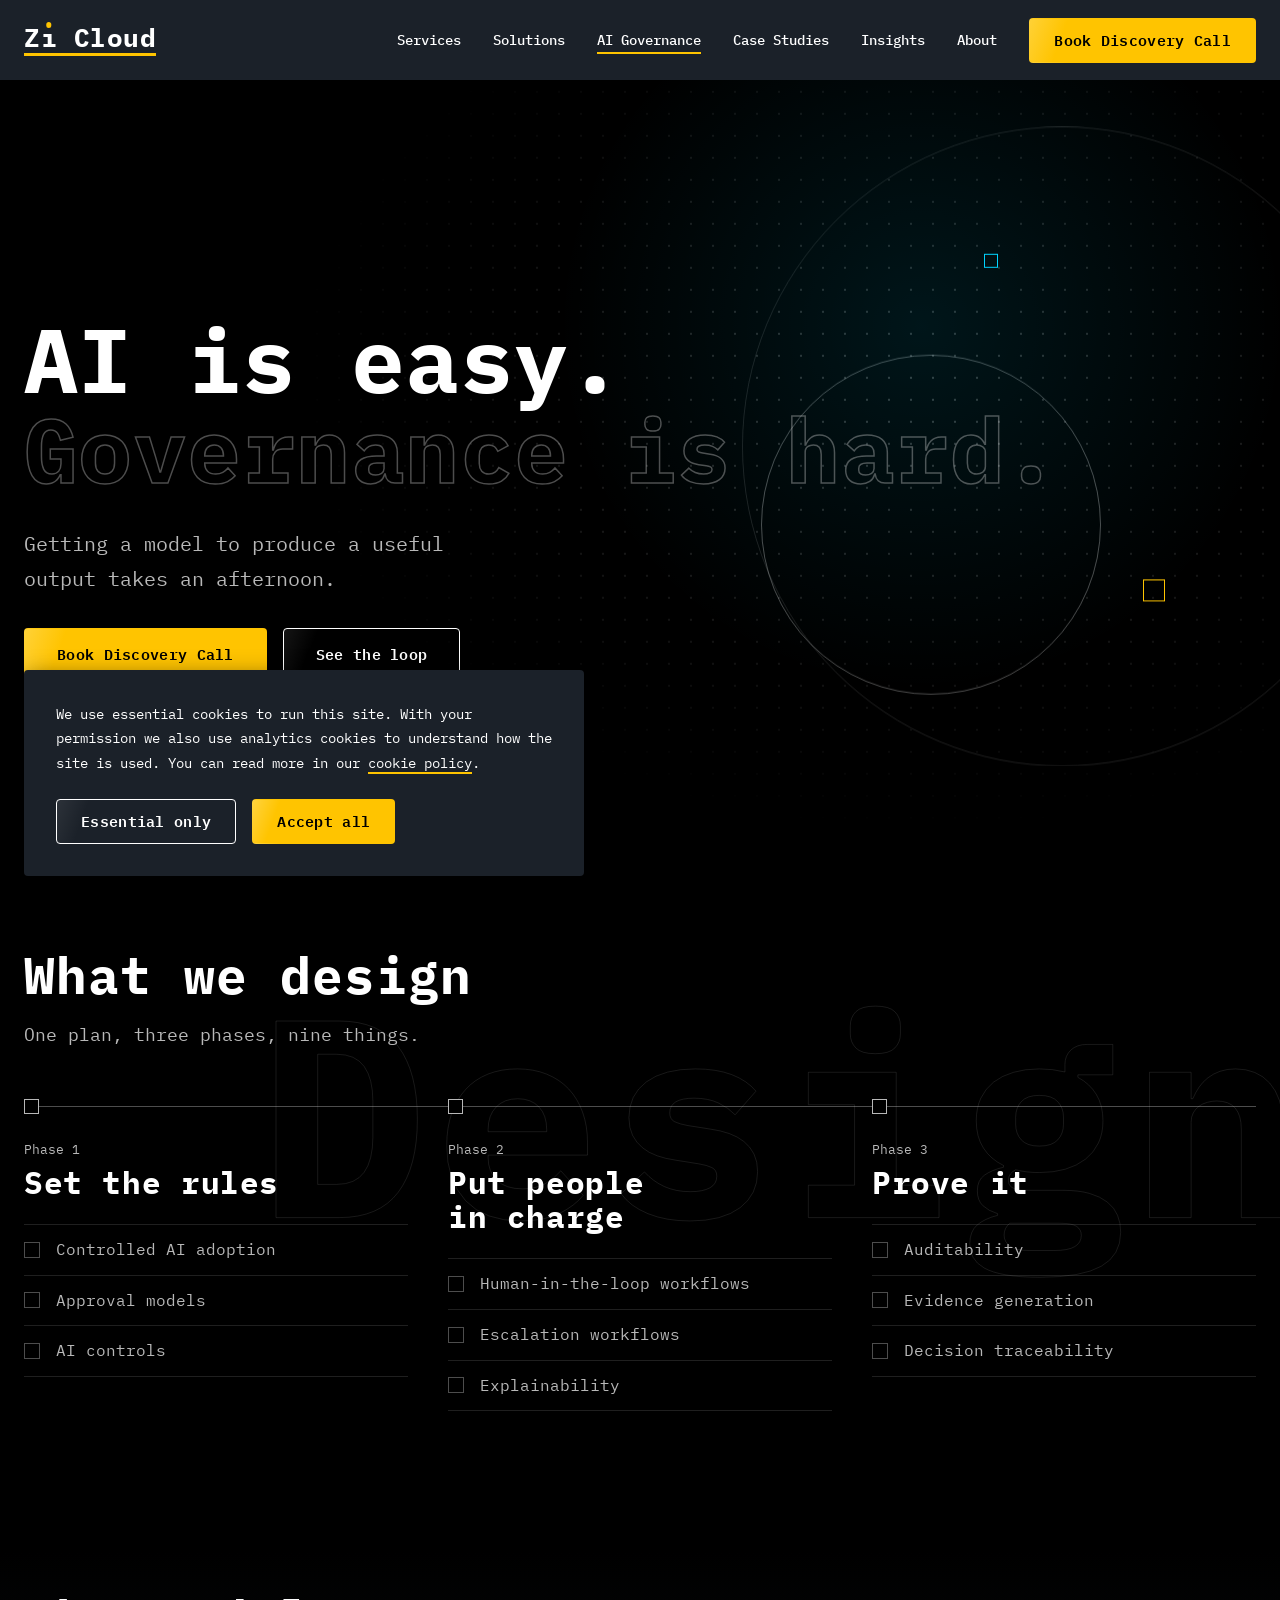
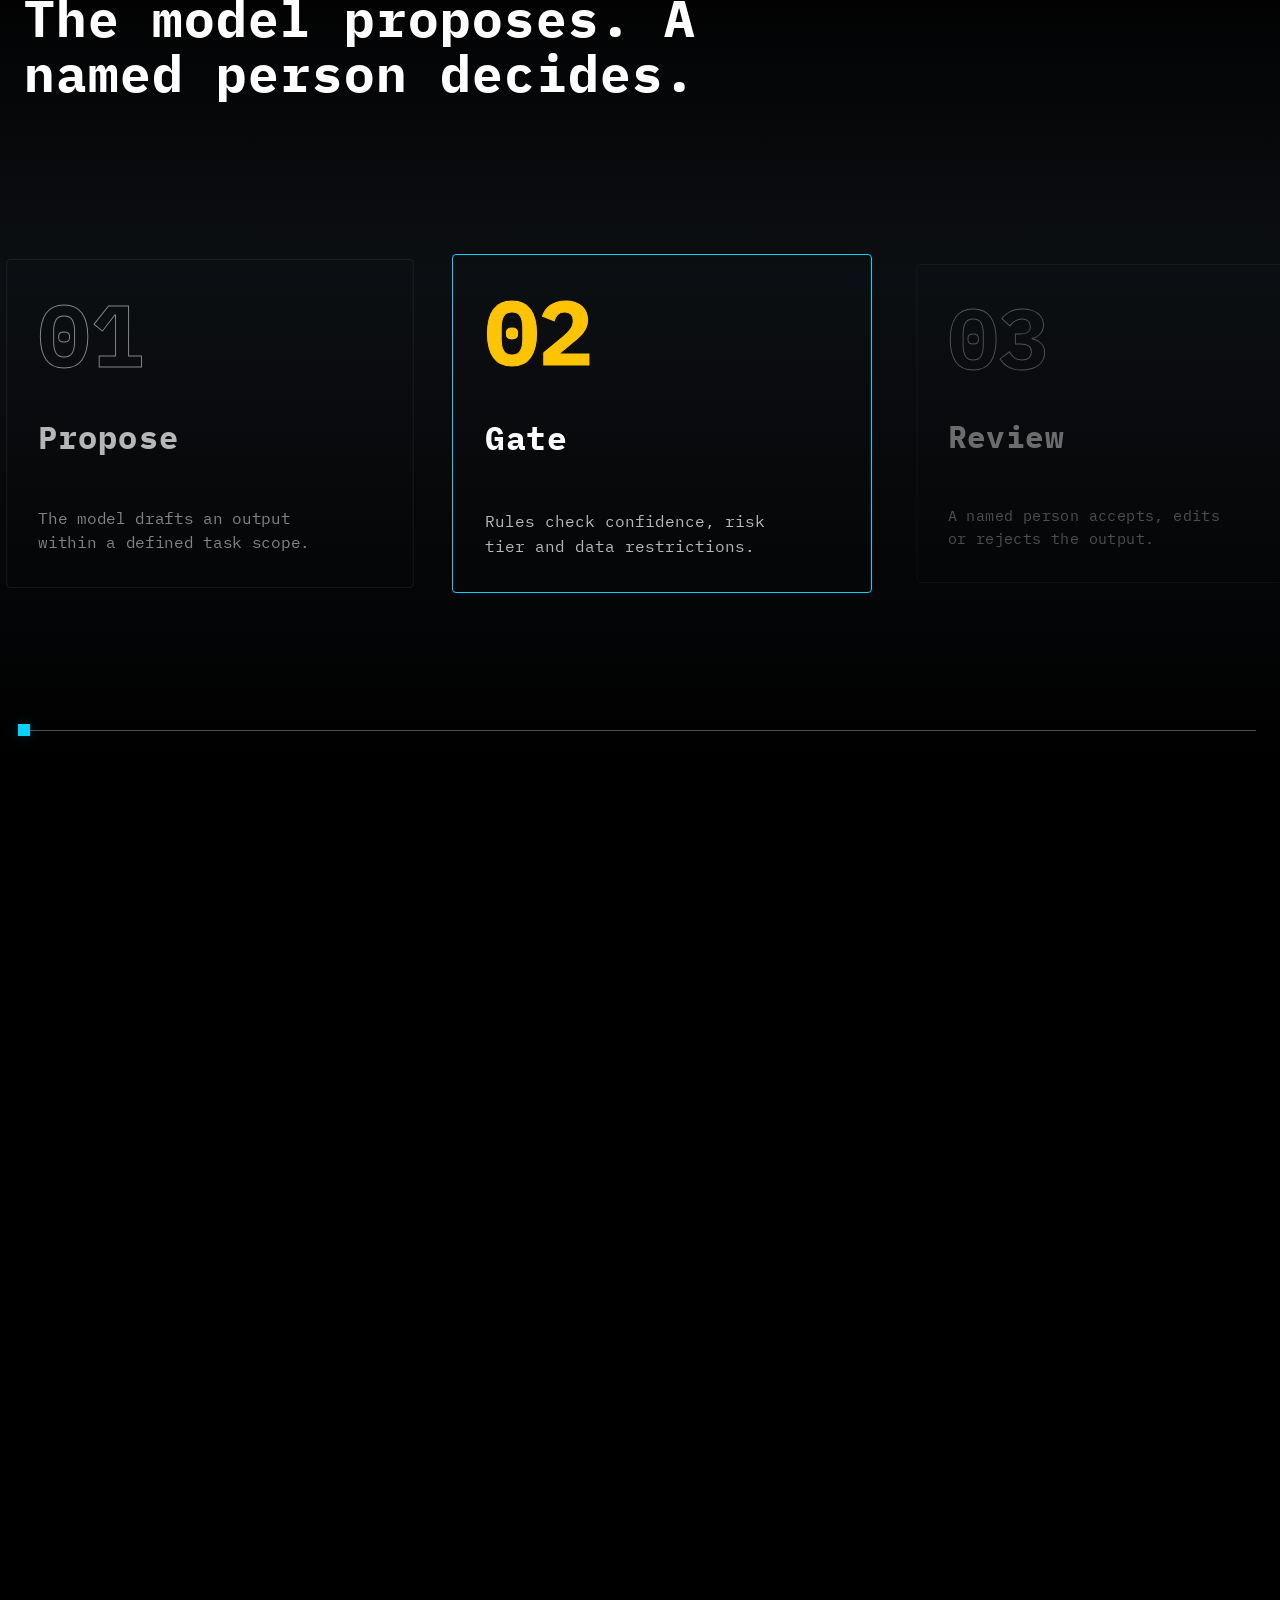
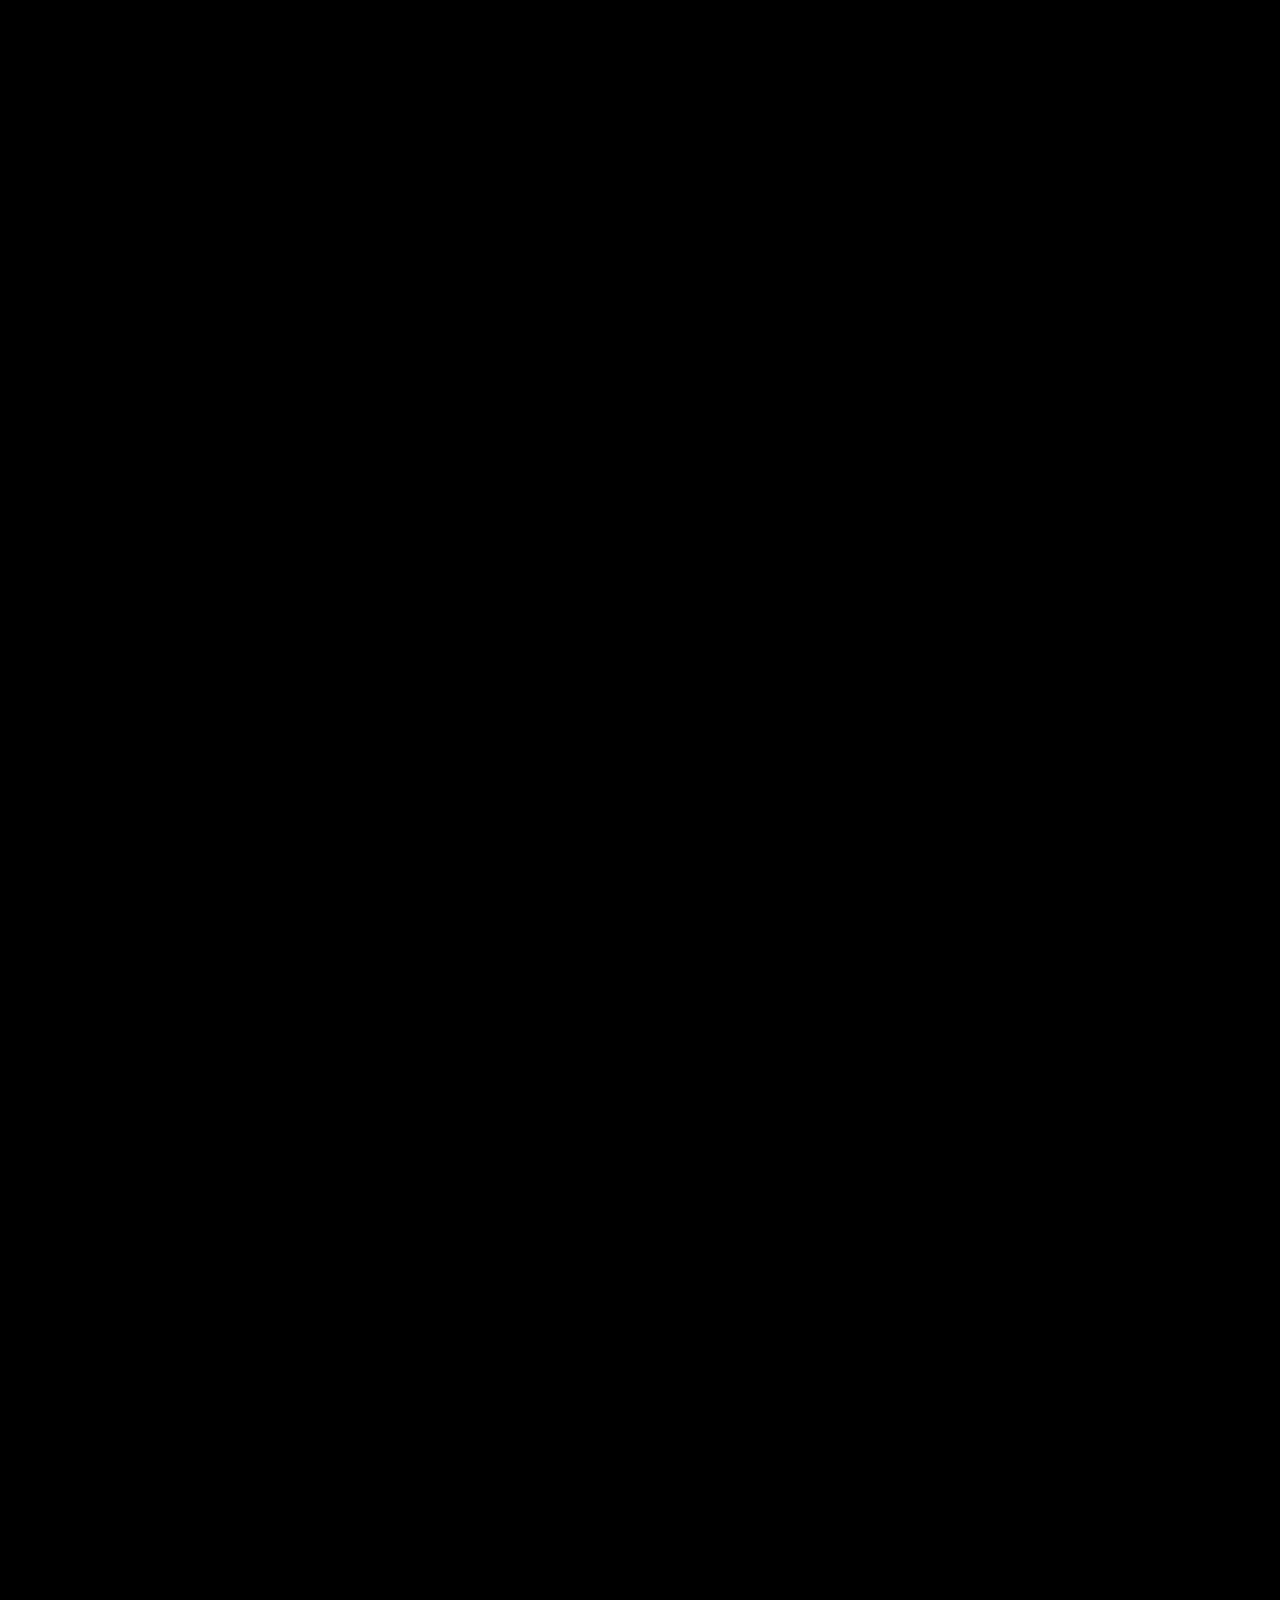
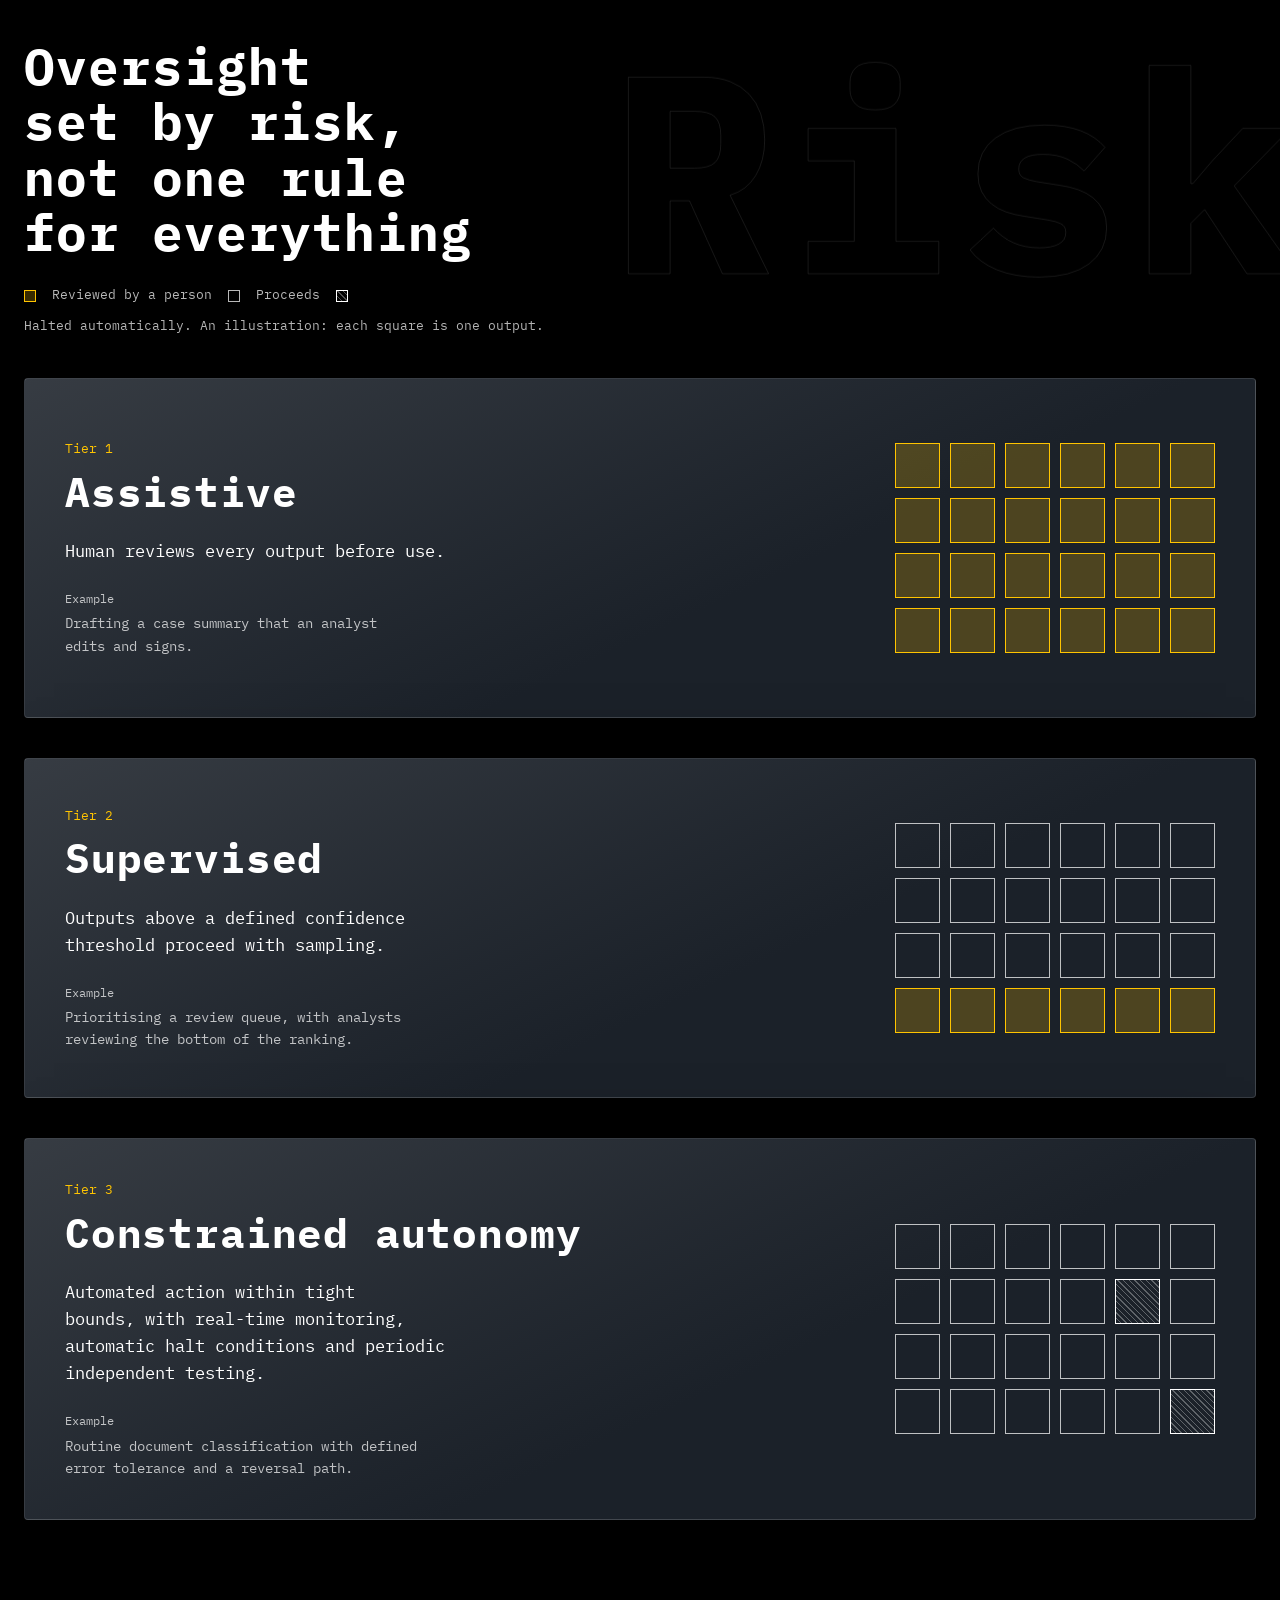
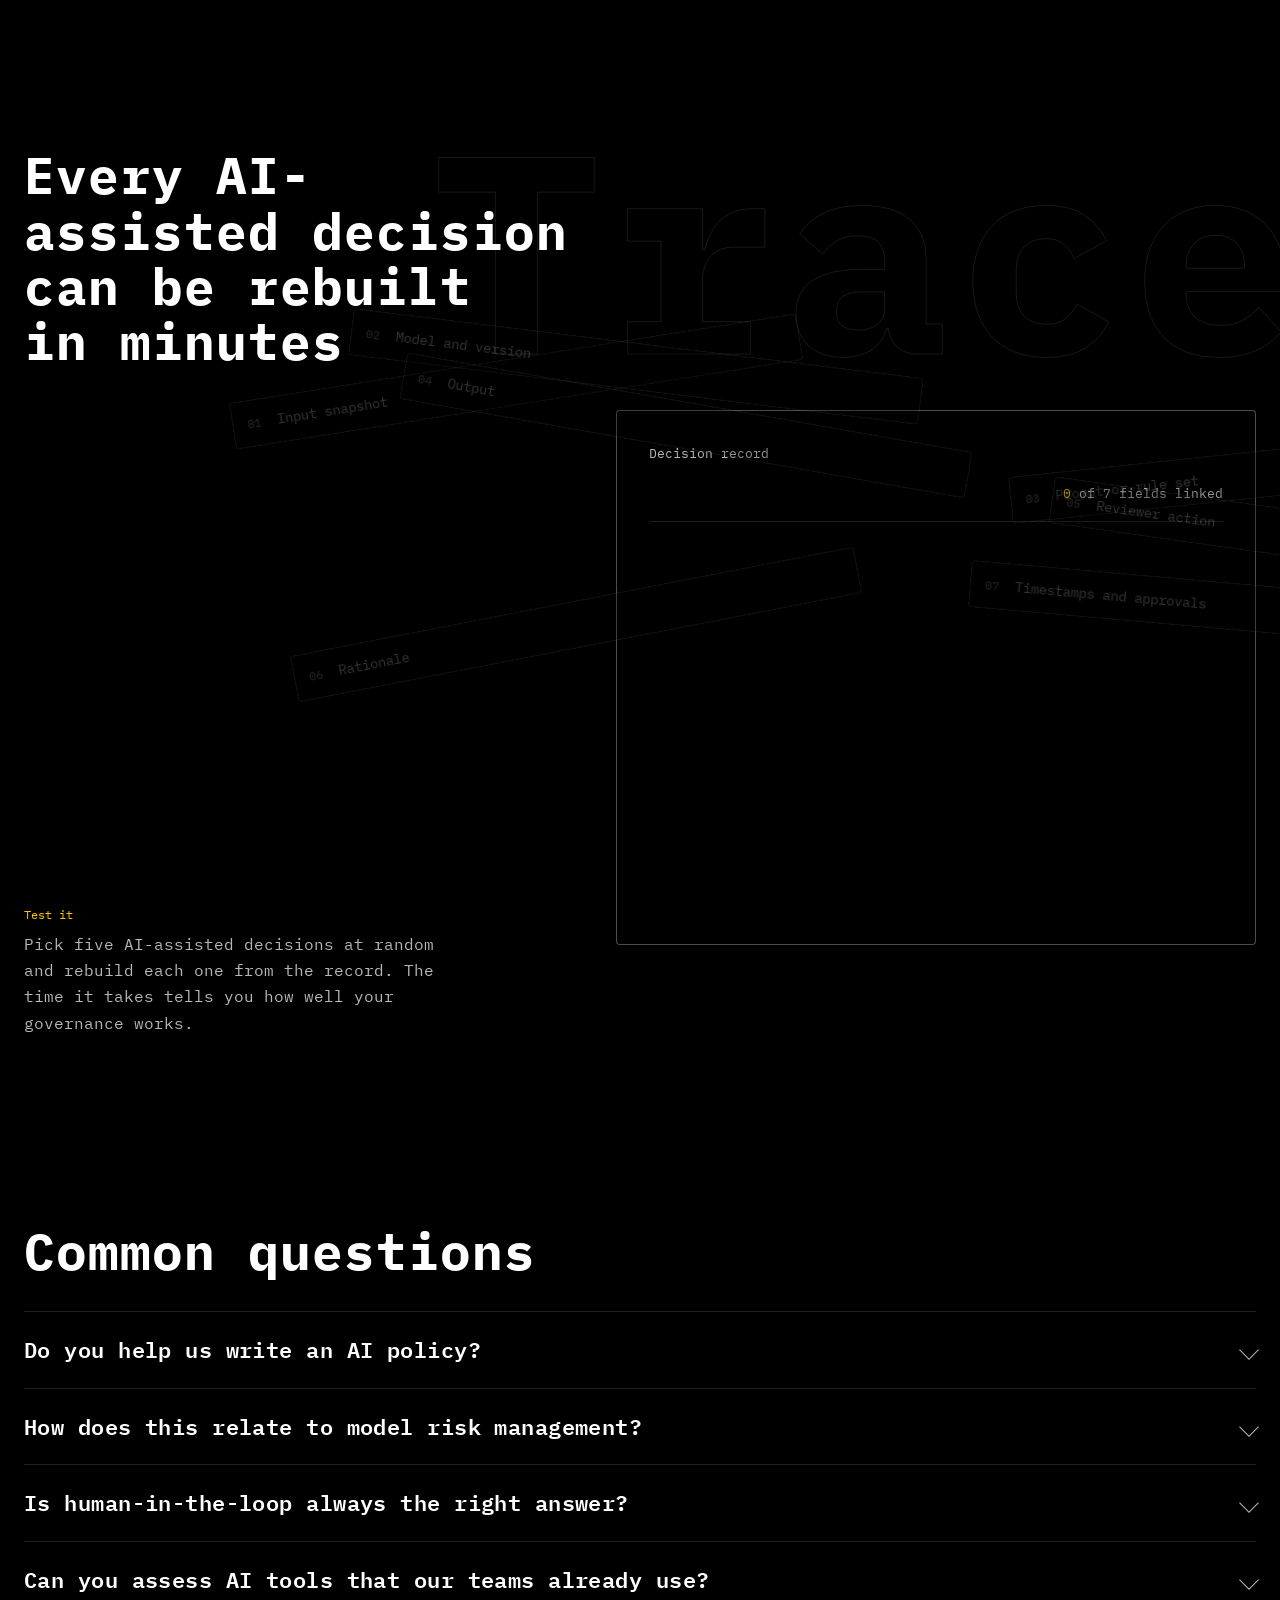
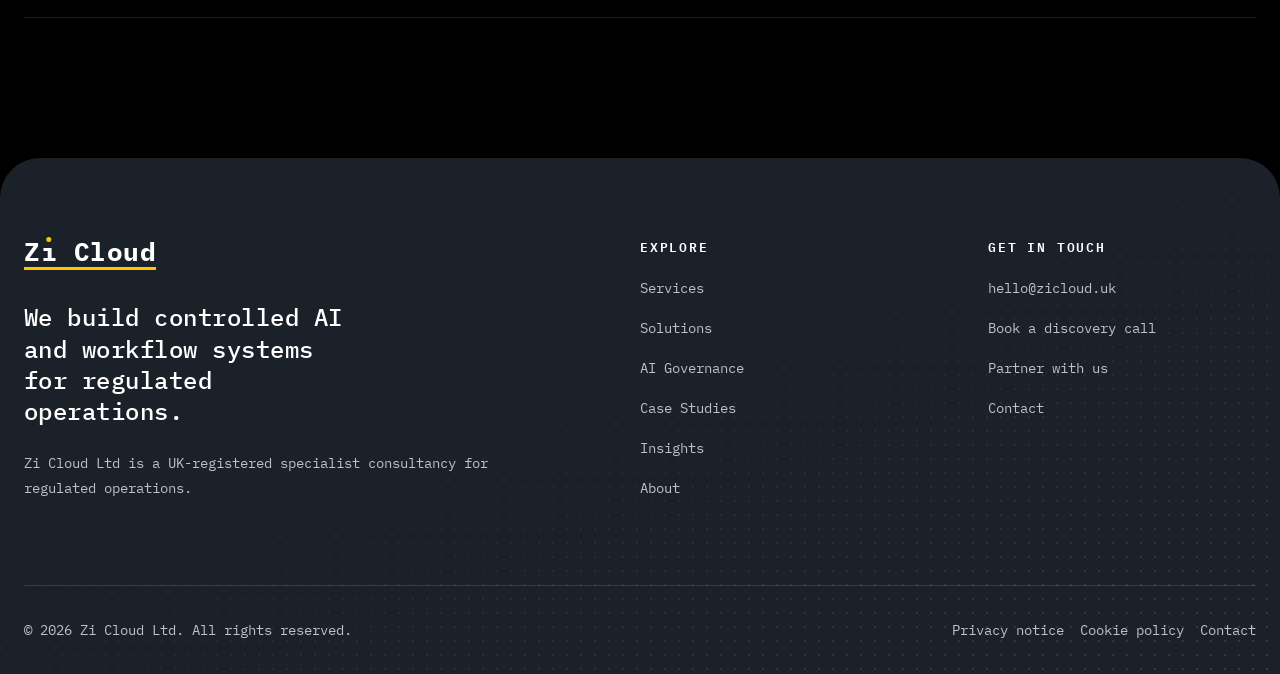
<file: z1-cloud/ai-governance/index.html>
<!doctype html>
<html lang="en-GB">
<head>
  <meta charset="utf-8">
  <meta name="viewport" content="width=device-width, initial-scale=1">
  <title>AI Governance Consulting: Human-in-the-Loop, Auditability and Controls | Zi Cloud Ltd</title>
  <meta name="description" content="AI governance design for regulated organisations: human-in-the-loop workflows, AI controls, approval models, escalation, auditability and decision traceability.">
  <meta property="og:title" content="AI Governance Consulting: Human-in-the-Loop, Auditability and Controls | Zi Cloud Ltd">
  <meta property="og:description" content="AI governance design for regulated organisations: human-in-the-loop workflows, AI controls, approval models, escalation, auditability and decision traceability.">
  <meta property="og:locale" content="en_GB">
  <meta property="og:type" content="website">

  <!-- Fonts: Clash Display (headings) + IBM Plex Mono (body) -->
  <link rel="preconnect" href="https://api.fontshare.com" crossorigin>
  <link rel="preconnect" href="https://fonts.googleapis.com">
  <link rel="preconnect" href="https://fonts.gstatic.com" crossorigin>
  <link rel="stylesheet" href="https://api.fontshare.com/v2/css?f[]=clash-display@400,500,600,700&display=swap">
  <link rel="stylesheet" href="https://fonts.googleapis.com/css2?family=IBM+Plex+Mono:wght@400;500;600;700&display=swap">

  <!-- Global styles, then page styles -->
  <link rel="stylesheet" href="../global-css/main.css">
  <link rel="stylesheet" href="ai-governance.css">

  <!-- Marks the page as JS-enabled before paint, so motion start states never flash -->
  <script>document.documentElement.classList.add('js')</script>
</head>
<body>
  <a class="skip-link" href="#main">Skip to content</a>
  <div class="scroll-progress" aria-hidden="true"></div>

  <header class="site-header">
    <div class="container site-header__inner">
      <a class="logo" href="../index.html" aria-label="Zi Cloud, home">
        <span class="logo__word" aria-hidden="true">Zi Cloud</span>
      </a>

      <button class="nav-toggle" type="button" aria-expanded="false" aria-controls="site-nav">Menu</button>

      <nav class="nav" id="site-nav" aria-label="Main">
        <ul class="nav__list" role="list">
          <li><a class="nav__link" href="../services/index.html">Services</a></li>
          <li><a class="nav__link" href="../solutions/index.html">Solutions</a></li>
          <li><a class="nav__link" href="../ai-governance/index.html" aria-current="page">AI Governance</a></li>
          <li><a class="nav__link" href="../case-studies/index.html">Case Studies</a></li>
          <li><a class="nav__link" href="../insights/index.html">Insights</a></li>
          <li><a class="nav__link" href="../about/index.html">About</a></li>
        </ul>
        <a class="btn btn--primary" href="../contact/index.html#discovery">Book Discovery Call</a>
      </nav>
    </div>
  </header>

  <main id="main">
    <section class="aig-hero" aria-labelledby="page-title" data-hero>
      <div class="aig-hero__bg" aria-hidden="true">
        <span class="plx plx--dots" data-plx="0.25"></span>
        <span class="plx plx--ring plx--r1" data-plx="0.55"></span>
        <span class="plx plx--ring plx--r2" data-plx="0.9"></span>
        <span class="plx plx--sq plx--s1" data-plx="1.3"></span>
        <span class="plx plx--sq plx--s2" data-plx="1.8"></span>
      </div>
      <div class="container aig-hero__in">
        <h1 class="aig-h1" id="page-title"><span class="aig-h1__a">AI is easy.</span><span class="aig-h1__b" data-spot><span class="aig-h1__dim">Governance is hard.</span><span class="aig-h1__lit" aria-hidden="true">Governance is hard.</span></span></h1>
        <p class="lead text-muted">Getting a model to produce a useful output takes an afternoon.</p>
        <div class="cluster"><a class="btn btn--primary btn--lg" href="../contact/index.html#discovery">Book Discovery Call</a><a class="btn btn--outline btn--lg" href="#ai-loop">See the loop</a></div>
      </div>
    </section>

    <section class="aig-sec" id="ai-topics" aria-labelledby="ai-topics-title">
      <span class="aig-bgword" data-plx="-0.35" aria-hidden="true">Design</span>
      <div class="container">
        <h2 class="aig-h2" id="ai-topics-title">What we design</h2>
        <p class="aig-sub">One plan, three phases, nine things.</p>
        <ol class="aig-plan" role="list" data-plan aria-label="A three-phase plan"><li class="aig-phase" style="--i:0"><span class="aig-phase__node" aria-hidden="true"></span><p class="aig-phase__n">Phase 1</p><h3 class="aig-phase__t">Set the rules</h3><ul class="aig-items" role="list"><li class="aig-item" style="--k:0"><span class="aig-item__box" aria-hidden="true"></span>Controlled AI adoption</li><li class="aig-item" style="--k:1"><span class="aig-item__box" aria-hidden="true"></span>Approval models</li><li class="aig-item" style="--k:2"><span class="aig-item__box" aria-hidden="true"></span>AI controls</li></ul></li><li class="aig-phase" style="--i:1"><span class="aig-phase__node" aria-hidden="true"></span><p class="aig-phase__n">Phase 2</p><h3 class="aig-phase__t">Put people in charge</h3><ul class="aig-items" role="list"><li class="aig-item" style="--k:3"><span class="aig-item__box" aria-hidden="true"></span>Human-in-the-loop workflows</li><li class="aig-item" style="--k:4"><span class="aig-item__box" aria-hidden="true"></span>Escalation workflows</li><li class="aig-item" style="--k:5"><span class="aig-item__box" aria-hidden="true"></span>Explainability</li></ul></li><li class="aig-phase" style="--i:2"><span class="aig-phase__node" aria-hidden="true"></span><p class="aig-phase__n">Phase 3</p><h3 class="aig-phase__t">Prove it</h3><ul class="aig-items" role="list"><li class="aig-item" style="--k:6"><span class="aig-item__box" aria-hidden="true"></span>Auditability</li><li class="aig-item" style="--k:7"><span class="aig-item__box" aria-hidden="true"></span>Evidence generation</li><li class="aig-item" style="--k:8"><span class="aig-item__box" aria-hidden="true"></span>Decision traceability</li></ul></li></ol>
      </div>
    </section>

    <section class="aig-loop" id="ai-loop" aria-labelledby="ai-loop-title" data-hscroll>
      <div class="aig-loop__pin">
        <div class="container aig-loop__head">
          <h2 class="aig-h2" id="ai-loop-title">The model proposes. A named person decides.</h2>
        </div>
        <div class="aig-loop__view"><ol class="aig-loop__track" role="list" aria-label="The five steps of the loop"><li class="aig-step"><span class="aig-step__n">01</span><h3 class="aig-step__t">Propose</h3><p class="aig-step__d">The model drafts an output within a defined task scope.</p></li><li class="aig-step"><span class="aig-step__n">02</span><h3 class="aig-step__t">Gate</h3><p class="aig-step__d">Rules check confidence, risk tier and data restrictions.</p></li><li class="aig-step"><span class="aig-step__n">03</span><h3 class="aig-step__t">Review</h3><p class="aig-step__d">A named person accepts, edits or rejects the output.</p></li><li class="aig-step"><span class="aig-step__n">04</span><h3 class="aig-step__t">Escalate</h3><p class="aig-step__d">Exceptions and disagreements route to the accountable owner.</p></li><li class="aig-step"><span class="aig-step__n">05</span><h3 class="aig-step__t">Record</h3><p class="aig-step__d">Input, output, decision and rationale are stored immutably.</p></li></ol></div>
        <div class="container"><div class="aig-loop__rail" aria-hidden="true"><i></i><b></b></div></div>
      </div>
    </section>

    <section class="aig-sec" id="ai-tiers" aria-labelledby="ai-tiers-title">
      <span class="aig-bgword" data-plx="-0.5" aria-hidden="true">Risk</span>
      <div class="container">
        <h2 class="aig-h2" id="ai-tiers-title">Oversight set by risk, not one rule for everything</h2>
        <p class="aig-legend"><span class="d d--rev"></span>Reviewed by a person <span class="d d--go"></span>Proceeds <span class="d d--halt"></span>Halted automatically. An illustration: each square is one output.</p>
        <div class="aig-stack">
          <article class="aig-tier" style="--i:0">
            <div class="aig-tier__txt"><p class="aig-tier__k">Tier 1</p><h3 class="aig-tier__t">Assistive</h3><p class="aig-tier__o">Human reviews every output before use.</p><p class="aig-tier__e"><span>Example</span>Drafting a case summary that an analyst edits and signs.</p></div>
            <div class="aig-dots" aria-hidden="true"><i class="d d--rev" style="--j:0"></i><i class="d d--rev" style="--j:1"></i><i class="d d--rev" style="--j:2"></i><i class="d d--rev" style="--j:3"></i><i class="d d--rev" style="--j:4"></i><i class="d d--rev" style="--j:5"></i><i class="d d--rev" style="--j:6"></i><i class="d d--rev" style="--j:7"></i><i class="d d--rev" style="--j:8"></i><i class="d d--rev" style="--j:9"></i><i class="d d--rev" style="--j:10"></i><i class="d d--rev" style="--j:11"></i><i class="d d--rev" style="--j:12"></i><i class="d d--rev" style="--j:13"></i><i class="d d--rev" style="--j:14"></i><i class="d d--rev" style="--j:15"></i><i class="d d--rev" style="--j:16"></i><i class="d d--rev" style="--j:17"></i><i class="d d--rev" style="--j:18"></i><i class="d d--rev" style="--j:19"></i><i class="d d--rev" style="--j:20"></i><i class="d d--rev" style="--j:21"></i><i class="d d--rev" style="--j:22"></i><i class="d d--rev" style="--j:23"></i></div>
          </article><article class="aig-tier" style="--i:1">
            <div class="aig-tier__txt"><p class="aig-tier__k">Tier 2</p><h3 class="aig-tier__t">Supervised</h3><p class="aig-tier__o">Outputs above a defined confidence threshold proceed with sampling.</p><p class="aig-tier__e"><span>Example</span>Prioritising a review queue, with analysts reviewing the bottom of the ranking.</p></div>
            <div class="aig-dots" aria-hidden="true"><i class="d d--go" style="--j:0"></i><i class="d d--go" style="--j:1"></i><i class="d d--go" style="--j:2"></i><i class="d d--go" style="--j:3"></i><i class="d d--go" style="--j:4"></i><i class="d d--go" style="--j:5"></i><i class="d d--go" style="--j:6"></i><i class="d d--go" style="--j:7"></i><i class="d d--go" style="--j:8"></i><i class="d d--go" style="--j:9"></i><i class="d d--go" style="--j:10"></i><i class="d d--go" style="--j:11"></i><i class="d d--go" style="--j:12"></i><i class="d d--go" style="--j:13"></i><i class="d d--go" style="--j:14"></i><i class="d d--go" style="--j:15"></i><i class="d d--go" style="--j:16"></i><i class="d d--go" style="--j:17"></i><i class="d d--rev" style="--j:18"></i><i class="d d--rev" style="--j:19"></i><i class="d d--rev" style="--j:20"></i><i class="d d--rev" style="--j:21"></i><i class="d d--rev" style="--j:22"></i><i class="d d--rev" style="--j:23"></i></div>
          </article><article class="aig-tier" style="--i:2">
            <div class="aig-tier__txt"><p class="aig-tier__k">Tier 3</p><h3 class="aig-tier__t">Constrained autonomy</h3><p class="aig-tier__o">Automated action within tight bounds, with real-time monitoring, automatic halt conditions and periodic independent testing.</p><p class="aig-tier__e"><span>Example</span>Routine document classification with defined error tolerance and a reversal path.</p></div>
            <div class="aig-dots" aria-hidden="true"><i class="d d--go" style="--j:0"></i><i class="d d--go" style="--j:1"></i><i class="d d--go" style="--j:2"></i><i class="d d--go" style="--j:3"></i><i class="d d--go" style="--j:4"></i><i class="d d--go" style="--j:5"></i><i class="d d--go" style="--j:6"></i><i class="d d--go" style="--j:7"></i><i class="d d--go" style="--j:8"></i><i class="d d--go" style="--j:9"></i><i class="d d--halt" style="--j:10"></i><i class="d d--go" style="--j:11"></i><i class="d d--go" style="--j:12"></i><i class="d d--go" style="--j:13"></i><i class="d d--go" style="--j:14"></i><i class="d d--go" style="--j:15"></i><i class="d d--go" style="--j:16"></i><i class="d d--go" style="--j:17"></i><i class="d d--go" style="--j:18"></i><i class="d d--go" style="--j:19"></i><i class="d d--go" style="--j:20"></i><i class="d d--go" style="--j:21"></i><i class="d d--go" style="--j:22"></i><i class="d d--halt" style="--j:23"></i></div>
          </article>
        </div>
      </div>
    </section>

    <section class="aig-sec aig-trace" id="ai-trace" aria-labelledby="ai-trace-title" data-trace>
      <span class="aig-bgword" data-plx="-0.4" aria-hidden="true">Trace</span>
      <div class="container">
        <h2 class="aig-h2" id="ai-trace-title">Every AI-assisted decision can be rebuilt in minutes</h2>
        <div class="aig-record">
          <div class="aig-record__head"><p>Decision record</p><p class="aig-record__n" aria-live="polite"><span data-count>0</span> of 7 fields linked</p></div>
          <ul class="aig-chips" role="list"><li class="aig-chip" style="--i:0"><span>01</span>Input snapshot</li><li class="aig-chip" style="--i:1"><span>02</span>Model and version</li><li class="aig-chip" style="--i:2"><span>03</span>Prompt or rule set</li><li class="aig-chip" style="--i:3"><span>04</span>Output</li><li class="aig-chip" style="--i:4"><span>05</span>Reviewer action</li><li class="aig-chip" style="--i:5"><span>06</span>Rationale</li><li class="aig-chip" style="--i:6"><span>07</span>Timestamps and approvals</li></ul>
        </div>
        <p class="aig-test"><span>Test it</span>Pick five AI-assisted decisions at random and rebuild each one from the record. The time it takes tells you how well your governance works.</p>
      </div>
    </section>

    <section class="aig-sec aig-faq" id="ai-faq" aria-labelledby="ai-faq-title">
      <div class="container">
        <h2 class="aig-h2" id="ai-faq-title">Common questions</h2>
        <div class="faq"><details class="acc" data-anim><summary>Do you help us write an AI policy?</summary><div class="acc__body"><p>We can, but our focus is on the operating model that gives the policy effect: the use-case register, approval routes, tiering, monitoring and evidence. A policy that cannot be operated is a liability, so we design the mechanisms first and align the wording to them.</p></div></details><details class="acc" data-anim><summary>How does this relate to model risk management?</summary><div class="acc__body"><p>Where you have a model risk framework, we align tiering and validation expectations to it and extend it to cover generative and workflow-embedded AI, which often falls outside traditional model inventories.</p></div></details><details class="acc" data-anim><summary>Is human-in-the-loop always the right answer?</summary><div class="acc__body"><p>No. Human review adds cost and can become a rubber stamp if the reviewer lacks time or information. We set oversight by risk tier, and we measure whether reviewers are genuinely catching errors.</p></div></details><details class="acc" data-anim><summary>Can you assess AI tools that our teams already use?</summary><div class="acc__body"><p>Yes. Shadow use is common, and it is usually the first thing we surface in discovery. We help you bring existing tools into the register, classify them and decide which should be governed, restricted or retired.</p></div></details></div>
      
      </div>
    </section>
  </main>

  <footer class="site-footer">
    <div class="container">
      <div class="site-footer__grid">
        <div class="site-footer__about">
          <a class="logo" href="../index.html" aria-label="Zi Cloud, home"><span class="logo__word" aria-hidden="true">Zi Cloud</span></a>
          <p class="site-footer__line">We build controlled AI and workflow systems for regulated operations.</p>
          <p>Zi Cloud Ltd is a UK-registered specialist consultancy for regulated operations.</p>
        </div>

        <nav aria-label="Footer">
          <h4>Explore</h4>
          <ul class="site-footer__list" role="list">
            <li><a href="../services/index.html">Services</a></li>
            <li><a href="../solutions/index.html">Solutions</a></li>
            <li><a href="../ai-governance/index.html">AI Governance</a></li>
            <li><a href="../case-studies/index.html">Case Studies</a></li>
            <li><a href="../insights/index.html">Insights</a></li>
            <li><a href="../about/index.html">About</a></li>
          </ul>
        </nav>

        <div>
          <h4>Get in touch</h4>
          <ul class="site-footer__list" role="list">
            <li><a href="mailto:hello@zicloud.uk">hello@zicloud.uk</a></li>
            <li><a href="../contact/index.html#discovery">Book a discovery call</a></li>
            <li><a href="../contact/index.html#partner">Partner with us</a></li>
            <li><a href="../contact/index.html">Contact</a></li>
          </ul>
        </div>
      </div>

      <div class="site-footer__legal">
        <p>© 2026 Zi Cloud Ltd. All rights reserved.</p>
        <p class="cluster"><a href="../privacy/index.html">Privacy notice</a> <a href="../cookies/index.html">Cookie policy</a> <a href="../contact/index.html">Contact</a></p>
      </div>
    </div>
  </footer>

  <div class="cookie-banner" role="region" aria-label="Cookie consent" hidden>
    <p>We use essential cookies to run this site. With your permission we also use analytics cookies to understand how the site is used. You can read more in our <a class="text-link" href="../cookies/index.html">cookie policy</a>.</p>
    <div class="cluster">
      <button class="btn btn--outline" type="button" data-cookie="essential">Essential only</button>
      <button class="btn btn--primary" type="button" data-cookie="all">Accept all</button>
    </div>
  </div>

  <script src="../js/main.js" defer></script>
  <script src="../js/inner.js" defer></script>
  <script src="../js/ai-governance.js" defer></script>
</body>
</html>
</file>
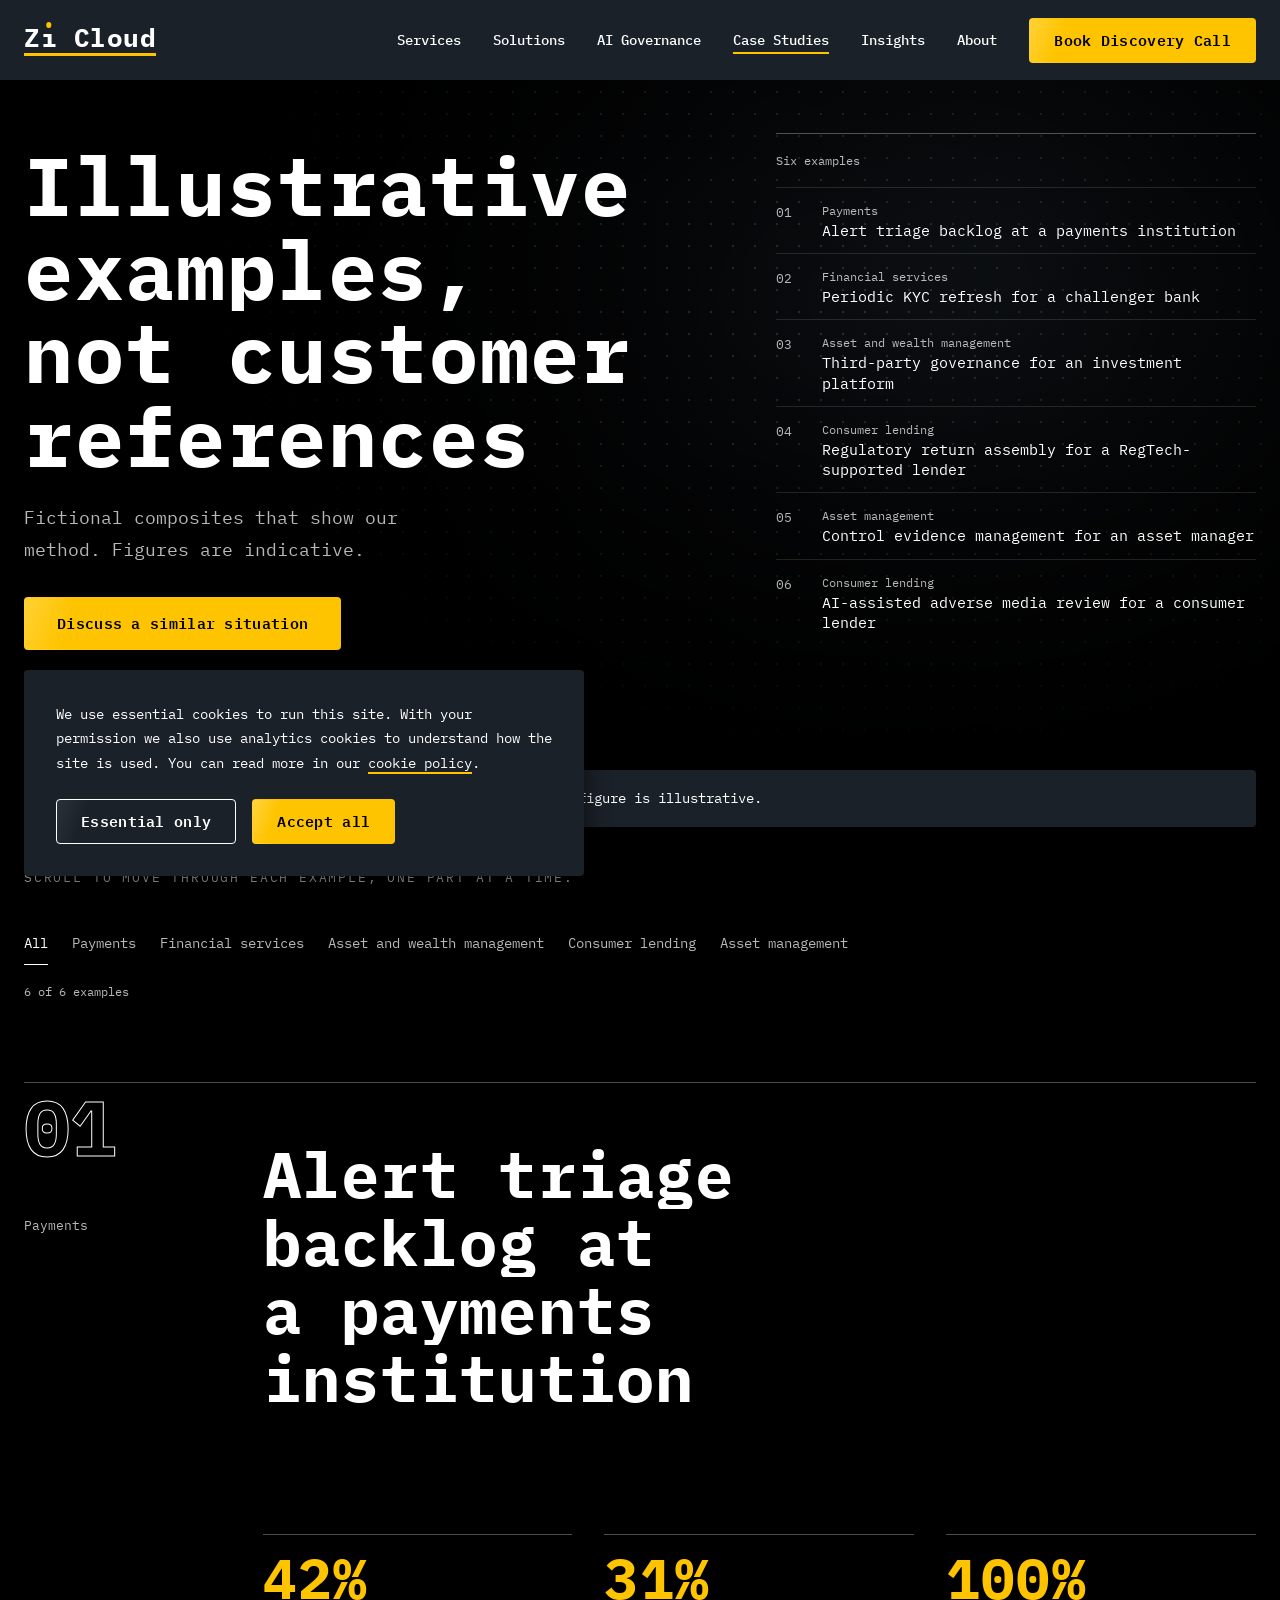
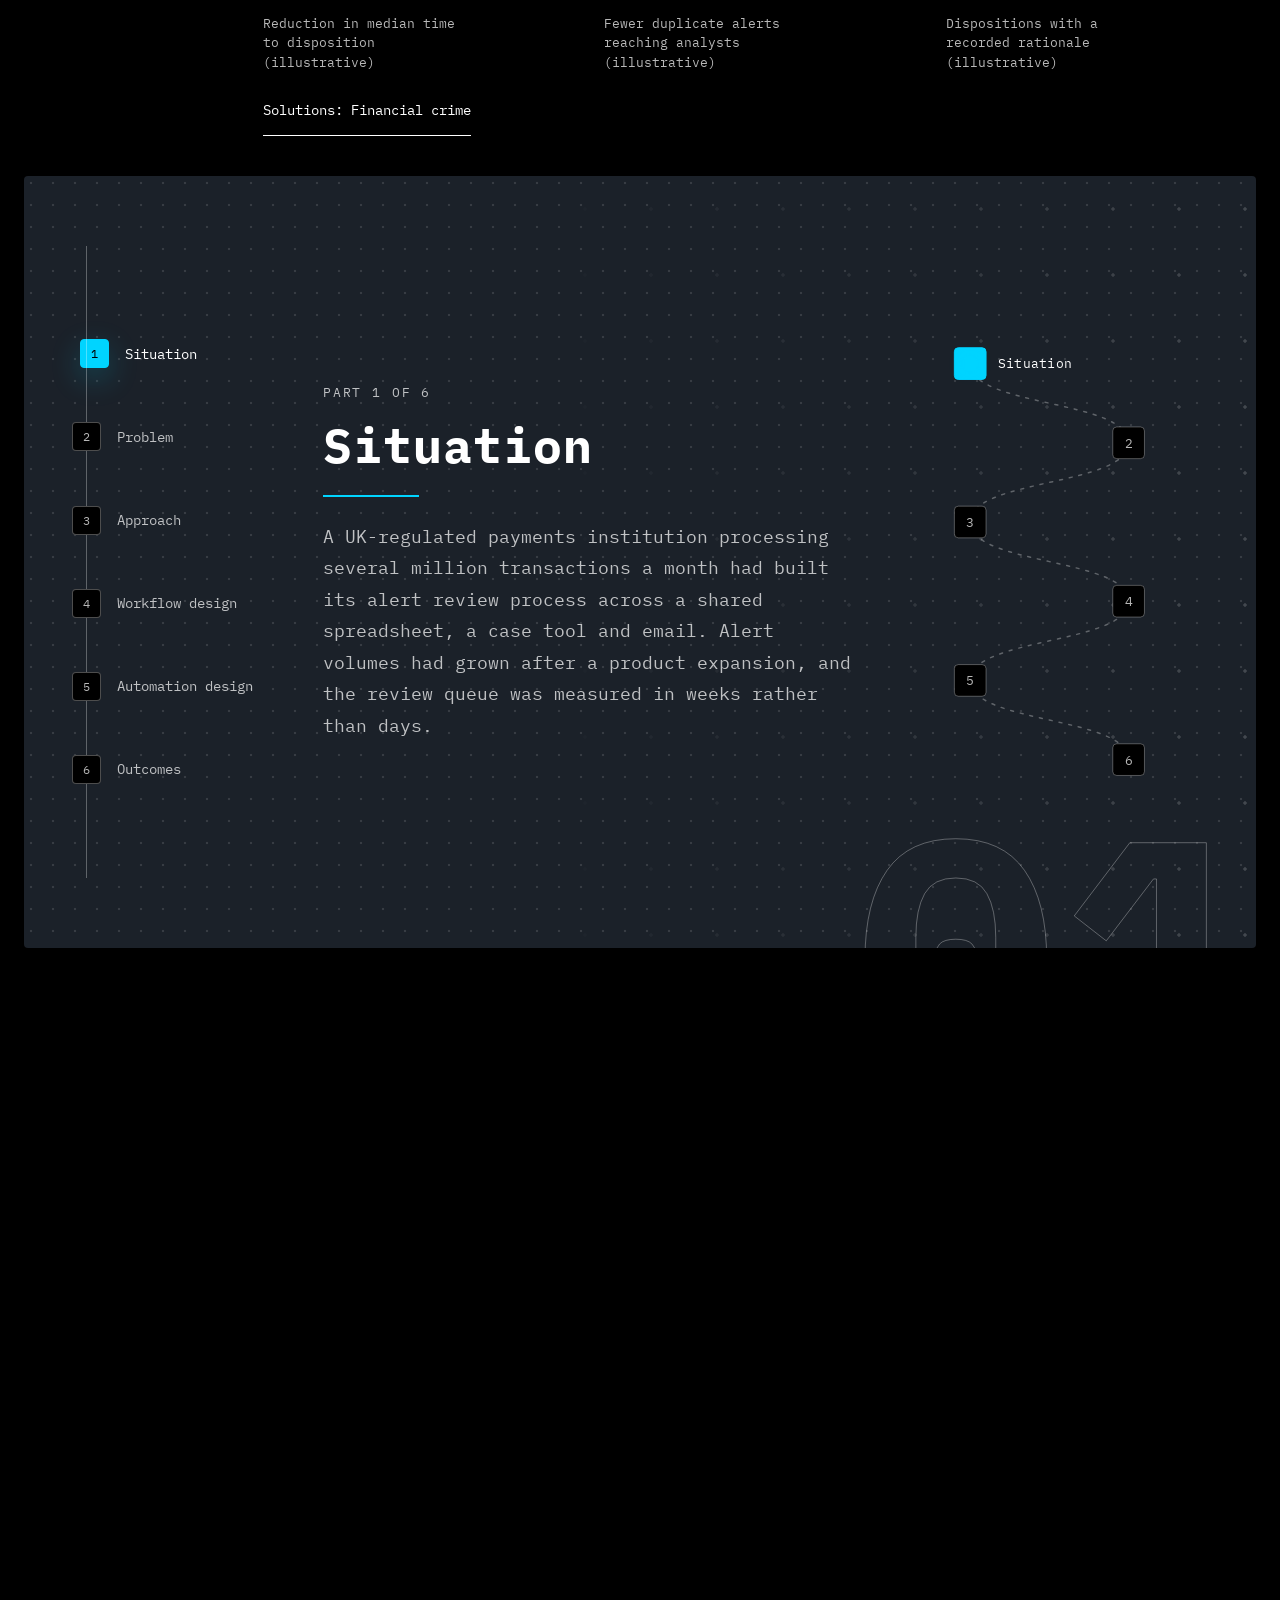
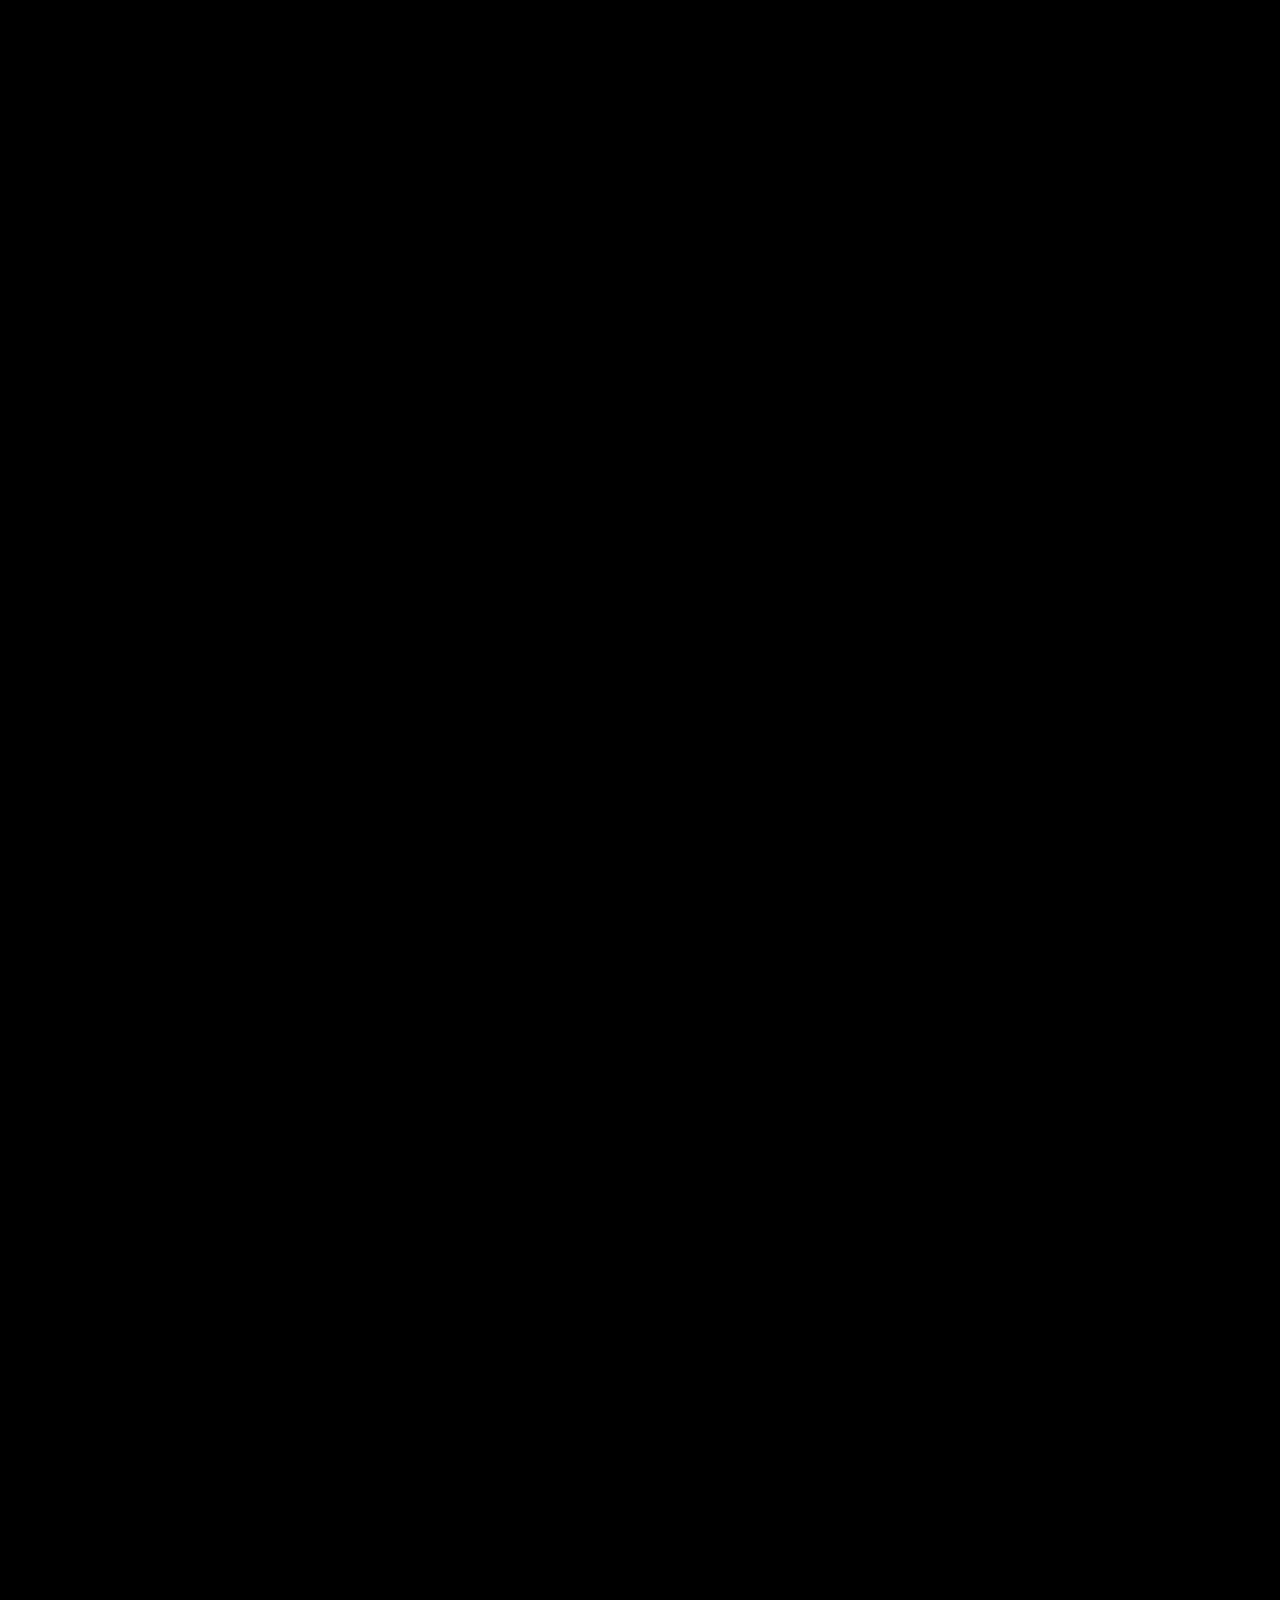
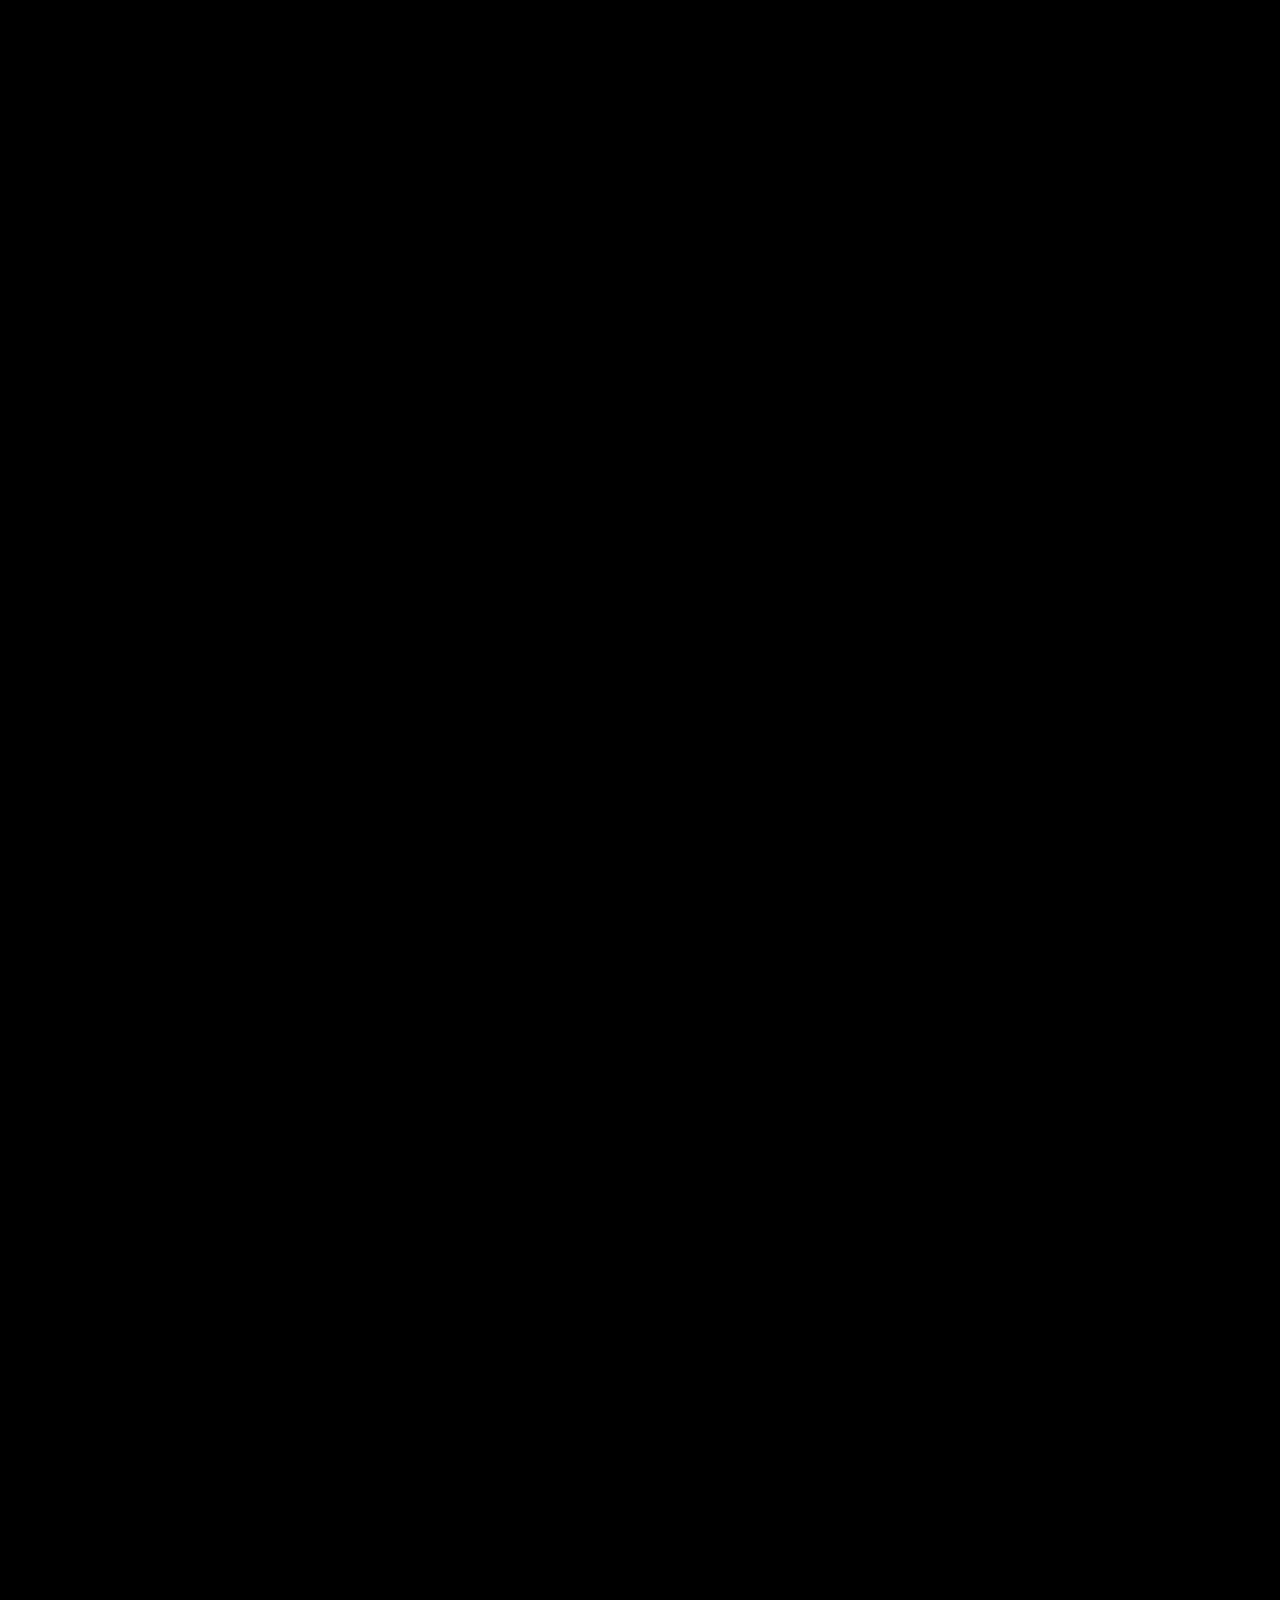
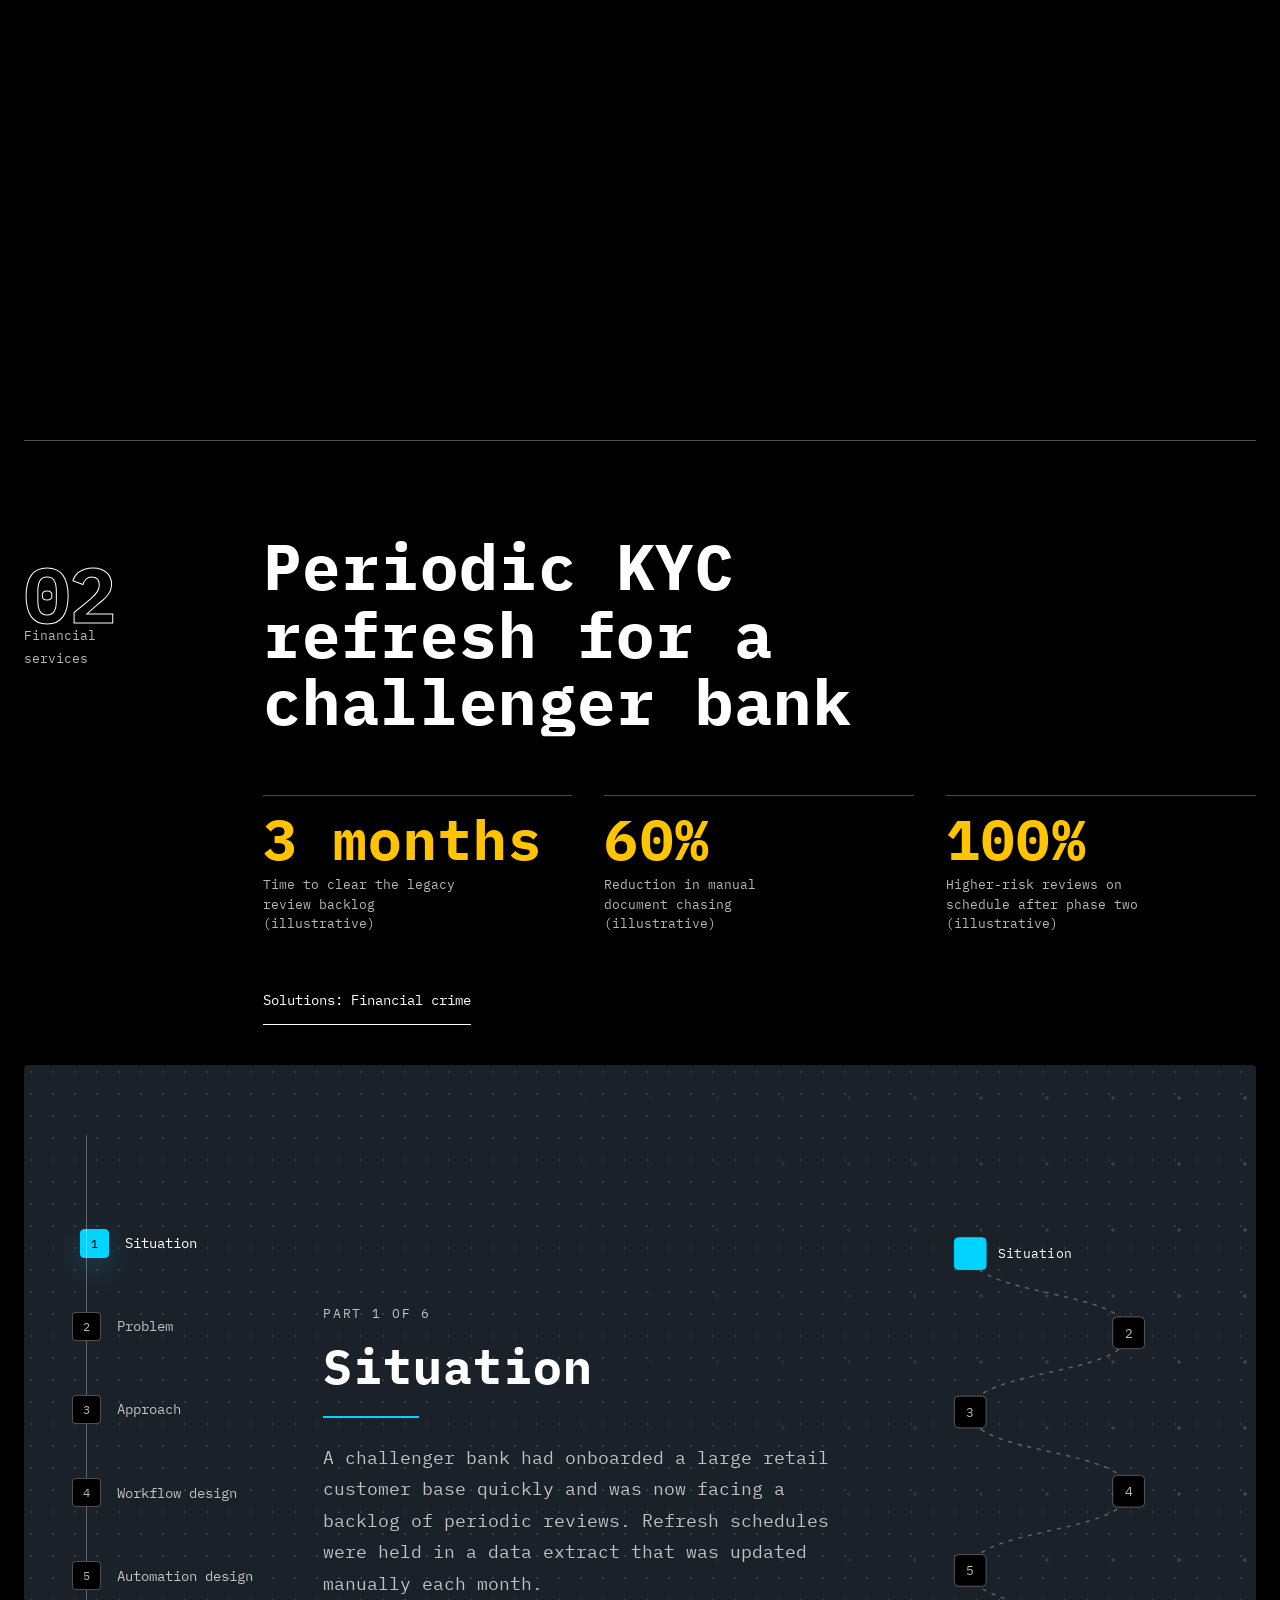
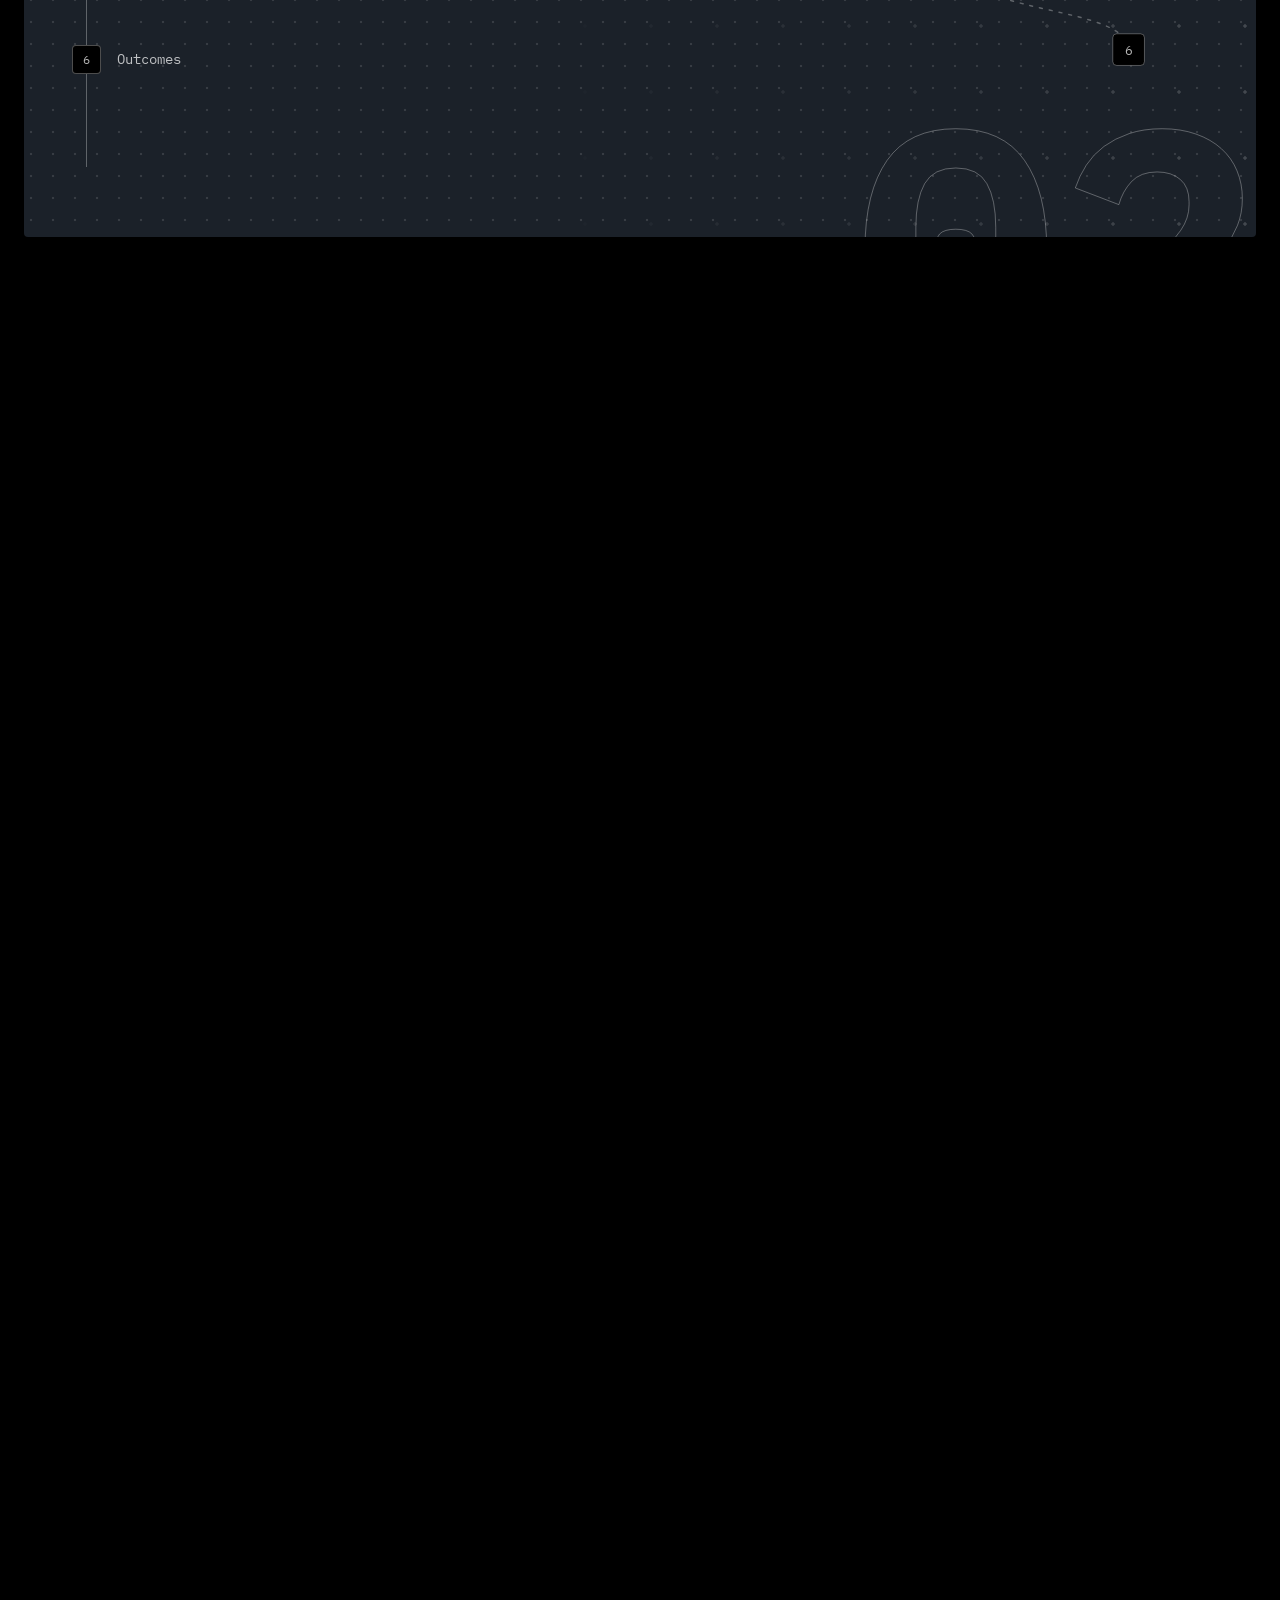
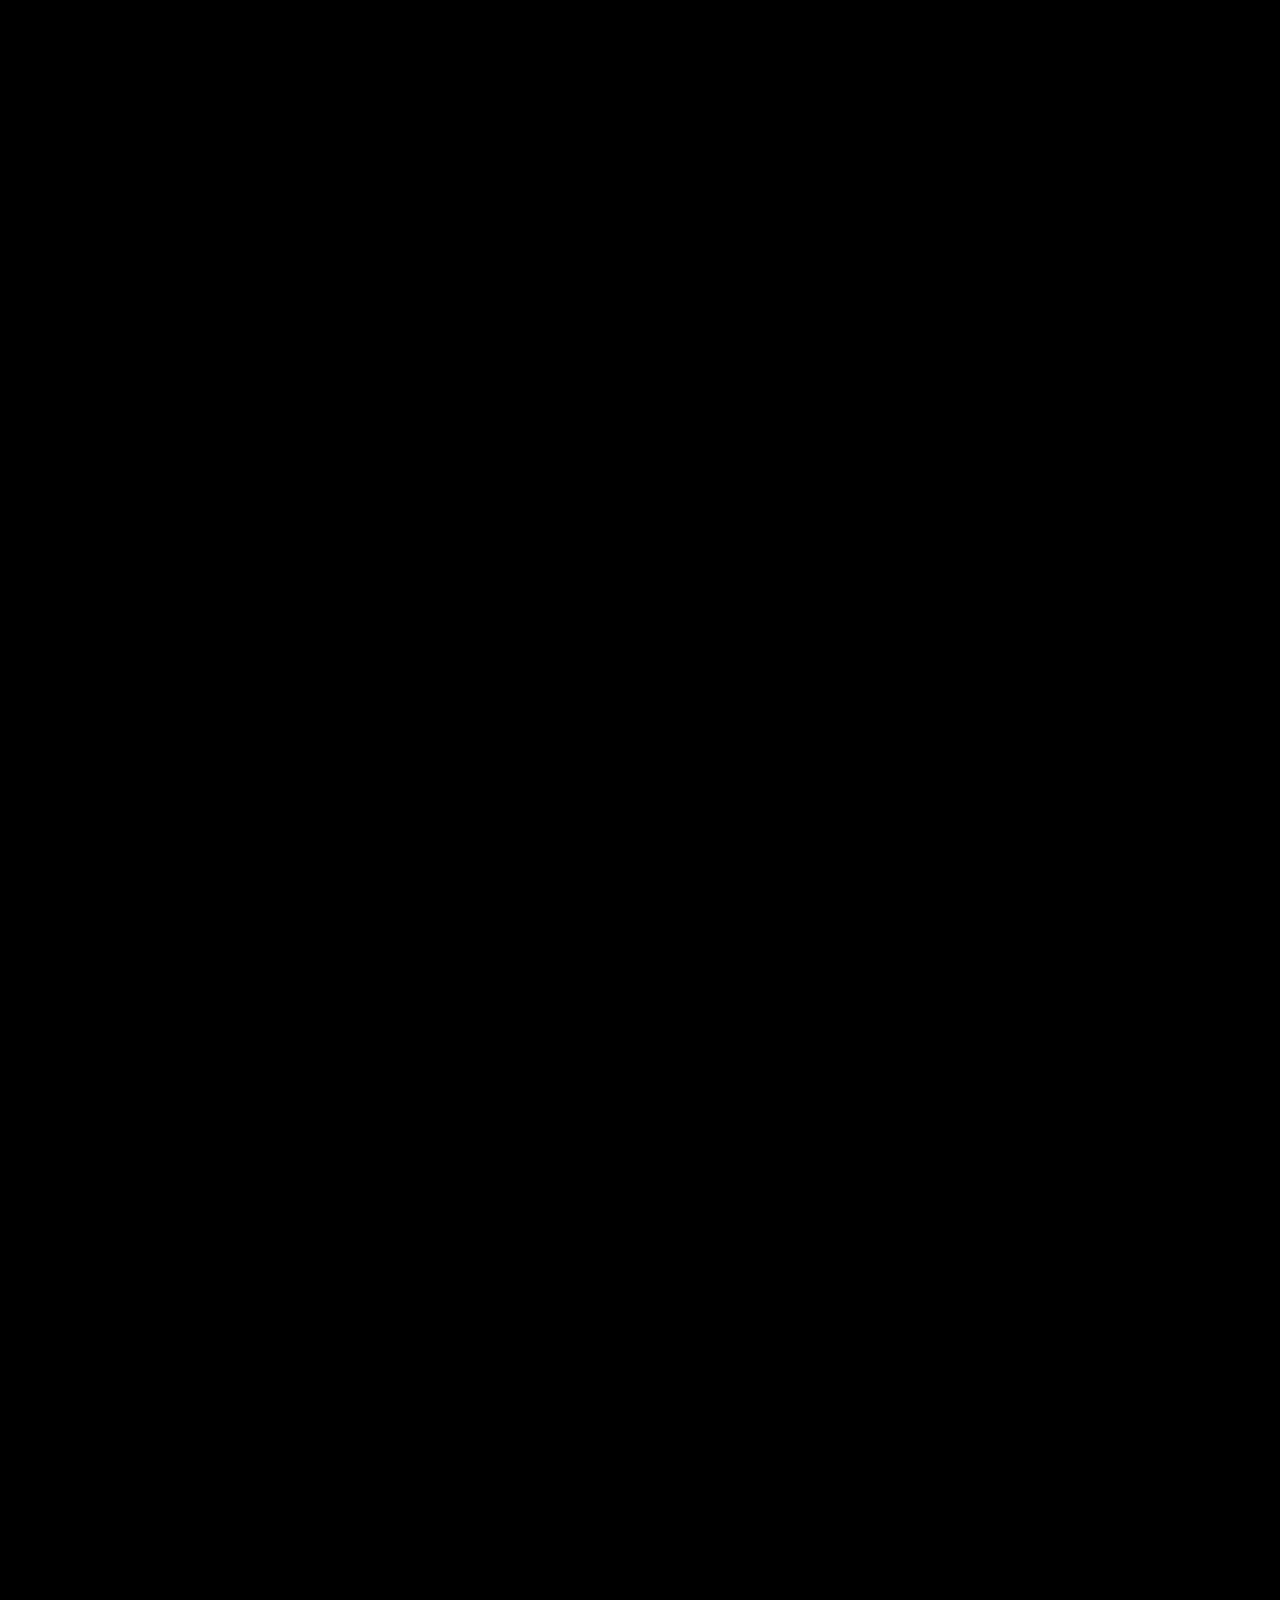
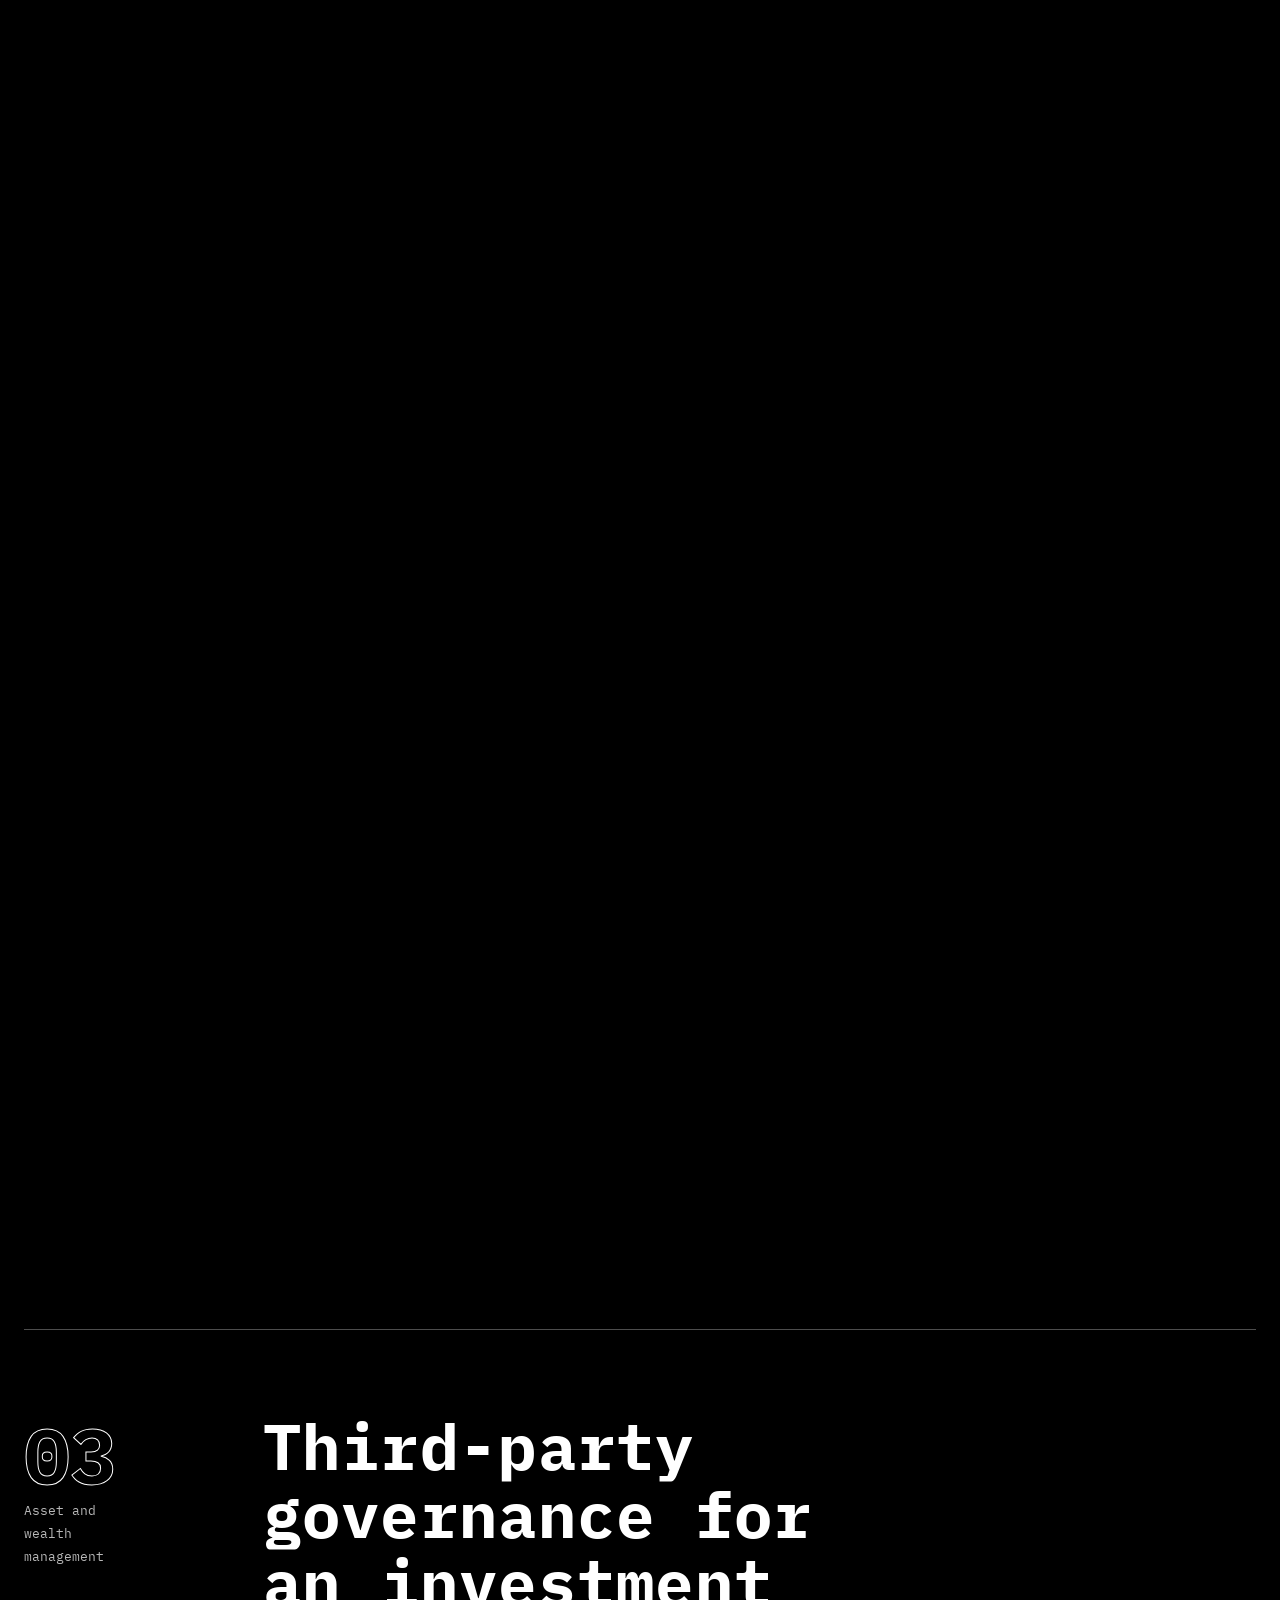
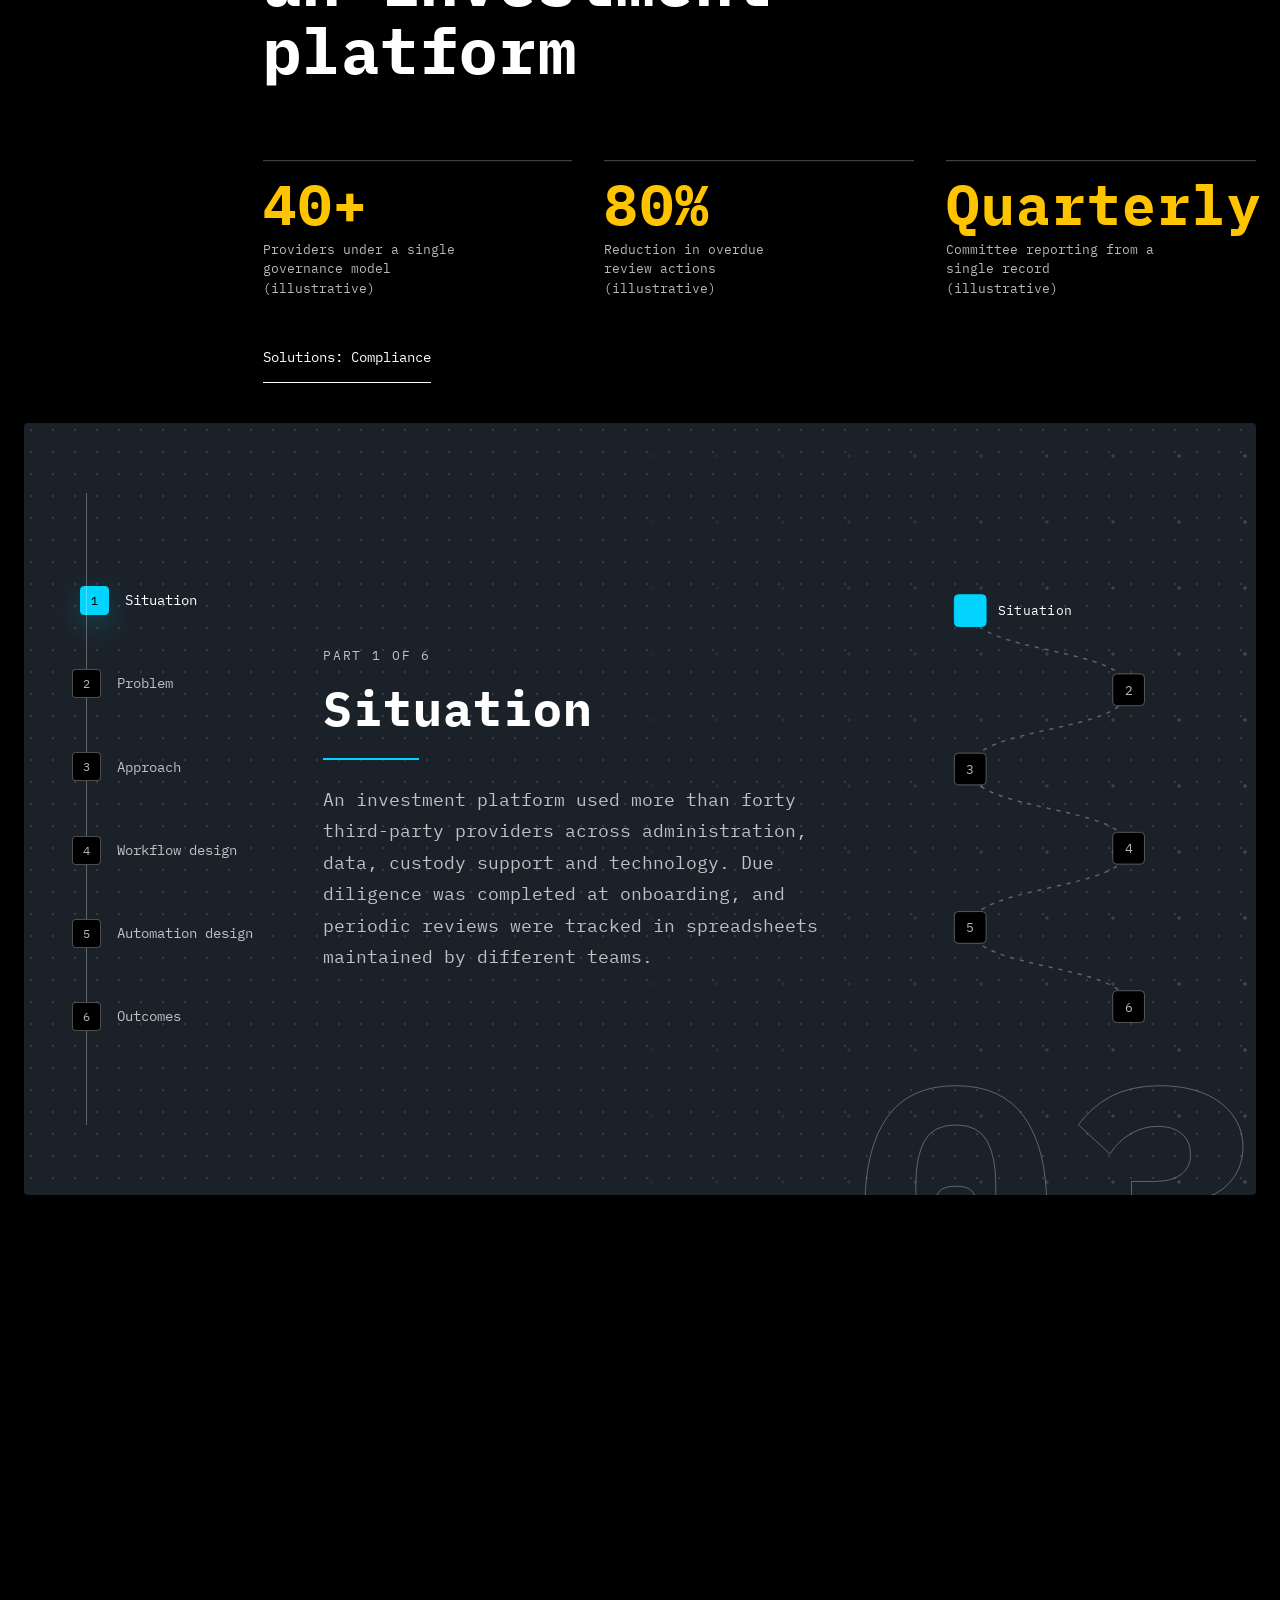
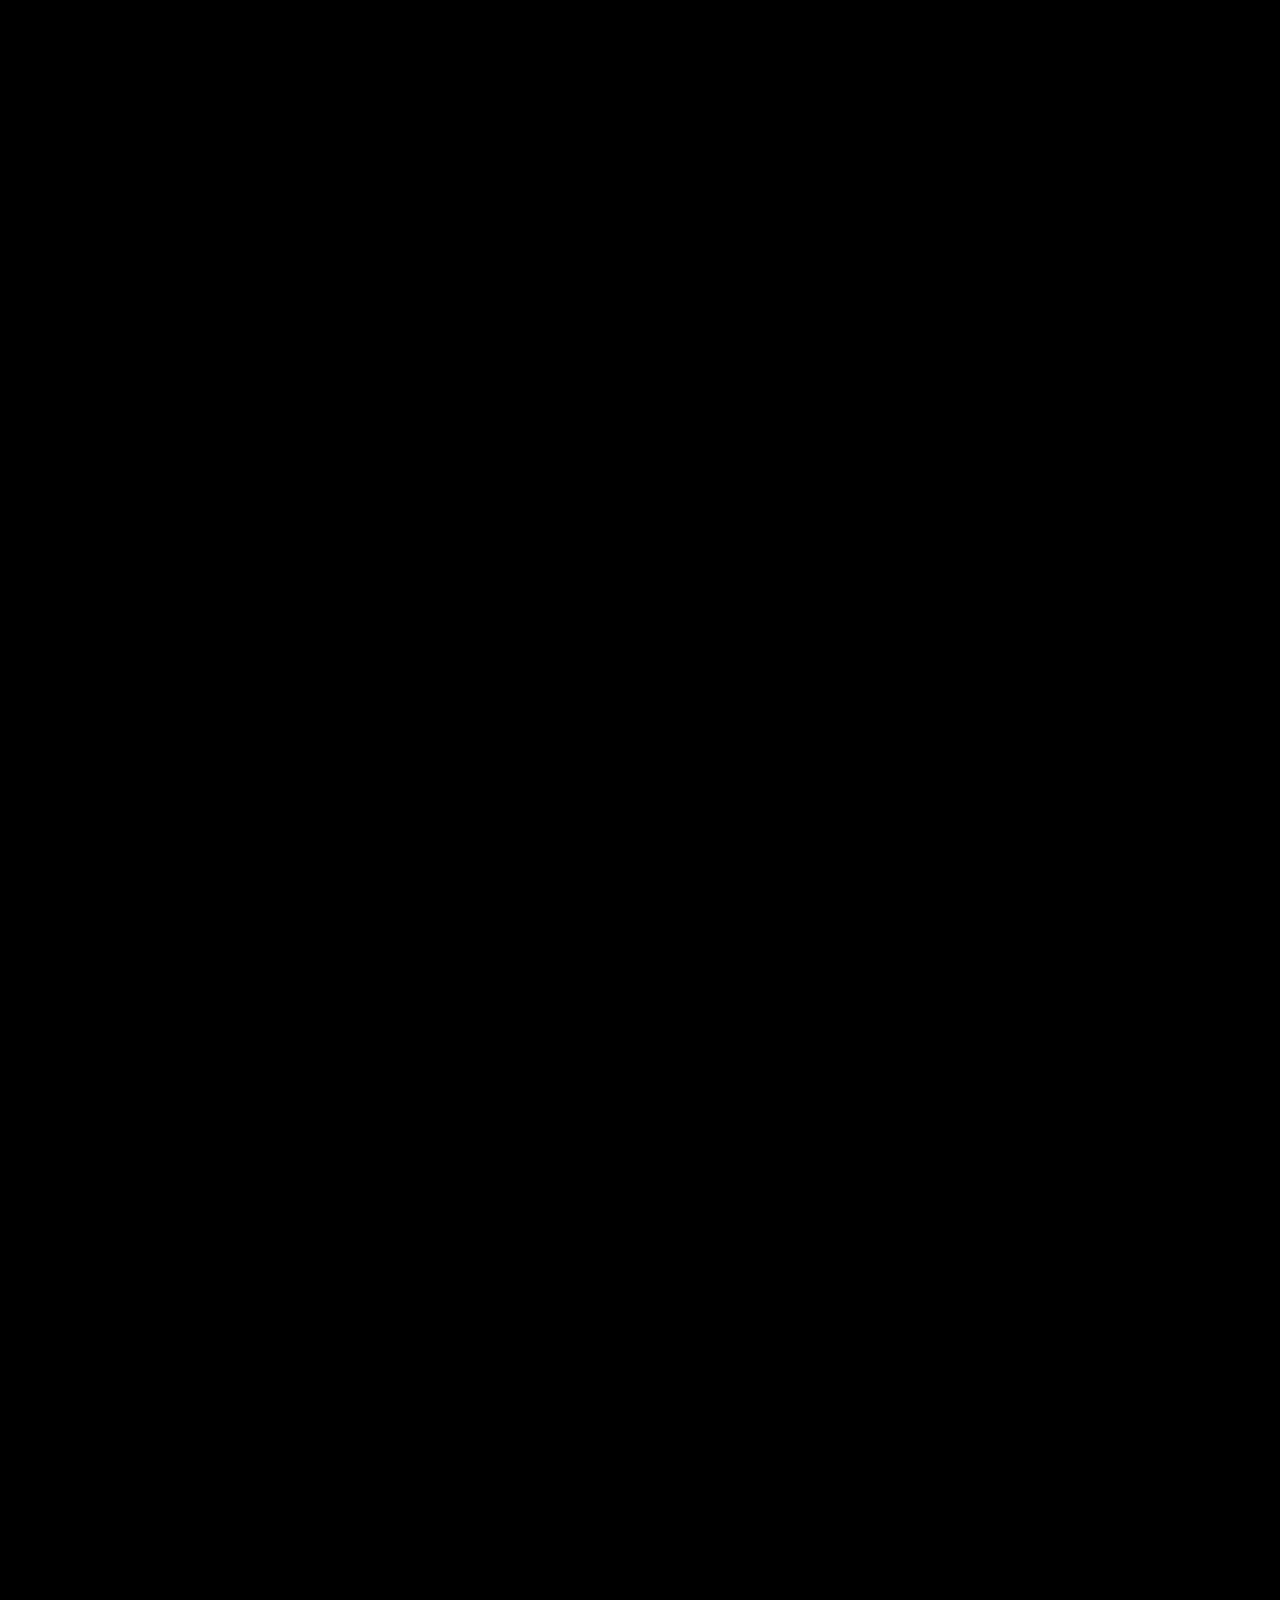
<file: z1-cloud/case-studies/index.html>
<!doctype html>
<html lang="en-GB">
<head>
  <meta charset="utf-8">
  <meta name="viewport" content="width=device-width, initial-scale=1">
  <title>Case Studies: Illustrative Examples in Regulated Operations | Zi Cloud Ltd</title>
  <meta name="description" content="Six illustrative examples of controlled workflow, AI governance and compliance operations redesign in regulated financial services. Fictional composites.">
  <meta property="og:title" content="Case Studies: Illustrative Examples in Regulated Operations | Zi Cloud Ltd">
  <meta property="og:description" content="Six illustrative examples of controlled workflow, AI governance and compliance operations redesign in regulated financial services. Fictional composites.">
  <meta property="og:locale" content="en_GB">
  <meta property="og:type" content="website">

  <!-- Fonts: Clash Display (headings) + IBM Plex Mono (body) -->
  <link rel="preconnect" href="https://api.fontshare.com" crossorigin>
  <link rel="preconnect" href="https://fonts.googleapis.com">
  <link rel="preconnect" href="https://fonts.gstatic.com" crossorigin>
  <link rel="stylesheet" href="https://api.fontshare.com/v2/css?f[]=clash-display@400,500,600,700&display=swap">
  <link rel="stylesheet" href="https://fonts.googleapis.com/css2?family=IBM+Plex+Mono:wght@400;500;600;700&display=swap">

  <!-- Global styles, then page styles -->
  <link rel="stylesheet" href="../global-css/main.css">
  <link rel="stylesheet" href="case-studies.css">

  <!-- Marks the page as JS-enabled before paint, so motion start states never flash -->
  <script>document.documentElement.classList.add('js')</script>
</head>
<body>
  <a class="skip-link" href="#main">Skip to content</a>
  <div class="scroll-progress" aria-hidden="true"></div>

  <header class="site-header">
    <div class="container site-header__inner">
      <a class="logo" href="../index.html" aria-label="Zi Cloud, home">
        <span class="logo__word" aria-hidden="true">Zi Cloud</span>
      </a>

      <button class="nav-toggle" type="button" aria-expanded="false" aria-controls="site-nav">Menu</button>

      <nav class="nav" id="site-nav" aria-label="Main">
        <ul class="nav__list" role="list">
          <li><a class="nav__link" href="../services/index.html">Services</a></li>
          <li><a class="nav__link" href="../solutions/index.html">Solutions</a></li>
          <li><a class="nav__link" href="../ai-governance/index.html">AI Governance</a></li>
          <li><a class="nav__link" href="../case-studies/index.html" aria-current="page">Case Studies</a></li>
          <li><a class="nav__link" href="../insights/index.html">Insights</a></li>
          <li><a class="nav__link" href="../about/index.html">About</a></li>
        </ul>
        <a class="btn btn--primary" href="../contact/index.html#discovery">Book Discovery Call</a>
      </nav>
    </div>
  </header>

  <main id="main">
    <section class="cs-hero" aria-labelledby="page-title">
      <div class="cs-hero__bg" aria-hidden="true"></div>
      <div class="container cs-hero__grid">
        <div class="cs-hero__copy hero-enter">
          <h1 class="cs-hero__title split-heading" id="page-title">Illustrative examples, not customer references</h1>
          <p class="lead text-muted">Fictional composites that show our method. Figures are indicative.</p>
          <div class="cluster"><a class="btn btn--primary btn--lg" href="../contact/index.html#discovery">Discuss a similar situation</a></div>
        </div>
        <nav class="cs-ledger" aria-label="The six examples">
          <p class="cs-ledger__k">Six examples</p>
          <ol role="list"><li><a class="cs-led spotlight" href="#alert-triage-payments" data-open="alert-triage-payments"><span class="cs-led__n">01</span><span class="cs-led__s">Payments</span><span class="cs-led__t">Alert triage backlog at a payments institution</span></a></li><li><a class="cs-led spotlight" href="#kyc-refresh" data-open="kyc-refresh"><span class="cs-led__n">02</span><span class="cs-led__s">Financial services</span><span class="cs-led__t">Periodic KYC refresh for a challenger bank</span></a></li><li><a class="cs-led spotlight" href="#third-party-governance" data-open="third-party-governance"><span class="cs-led__n">03</span><span class="cs-led__s">Asset and wealth management</span><span class="cs-led__t">Third-party governance for an investment platform</span></a></li><li><a class="cs-led spotlight" href="#regulatory-return-assembly" data-open="regulatory-return-assembly"><span class="cs-led__n">04</span><span class="cs-led__s">Consumer lending</span><span class="cs-led__t">Regulatory return assembly for a RegTech-supported lender</span></a></li><li><a class="cs-led spotlight" href="#control-evidence-asset-manager" data-open="control-evidence-asset-manager"><span class="cs-led__n">05</span><span class="cs-led__s">Asset management</span><span class="cs-led__t">Control evidence management for an asset manager</span></a></li><li><a class="cs-led spotlight" href="#ai-adverse-media" data-open="ai-adverse-media"><span class="cs-led__n">06</span><span class="cs-led__s">Consumer lending</span><span class="cs-led__t">AI-assisted adverse media review for a consumer lender</span></a></li></ol>
        </nav>
      </div>
    </section>

    <section class="cs-list" aria-label="Case studies">
      <div class="container">
        <p class="cs-note"><span aria-hidden="true"></span>These are fictional composites, not customer references. Every figure is illustrative.</p>
        <p class="cs-hint" aria-hidden="true">Scroll to move through each example, one part at a time.</p>
<div class="cs-filter" role="group" aria-label="Filter by sector"><button type="button" class="cs-chip is-on" data-filter="all" aria-pressed="true">All</button><button type="button" class="cs-chip" data-filter="Payments" aria-pressed="false">Payments</button><button type="button" class="cs-chip" data-filter="Financial services" aria-pressed="false">Financial services</button><button type="button" class="cs-chip" data-filter="Asset and wealth management" aria-pressed="false">Asset and wealth management</button><button type="button" class="cs-chip" data-filter="Consumer lending" aria-pressed="false">Consumer lending</button><button type="button" class="cs-chip" data-filter="Asset management" aria-pressed="false">Asset management</button></div>
        <p class="cs-count" aria-live="polite"><span data-shown>6</span> of 6 examples</p>

        <article class="cs" id="alert-triage-payments" data-sector="Payments" aria-labelledby="alert-triage-payments-t" style="--steps:6">
          <header class="cs__head reveal">
            <div class="cs__lead">
              <p class="cs__n" aria-hidden="true">01</p>
              <p class="cs__sector">Payments</p>
            </div>
            <div class="cs__main">
              <h2 class="cs__t split-heading" id="alert-triage-payments-t">Alert triage backlog at a payments institution</h2>
              <dl class="cs__metrics"><div class="cs-m"><dd class="cs-m__v">42%</dd><dt class="cs-m__l">Reduction in median time to disposition (illustrative)</dt></div><div class="cs-m"><dd class="cs-m__v">31%</dd><dt class="cs-m__l">Fewer duplicate alerts reaching analysts (illustrative)</dt></div><div class="cs-m"><dd class="cs-m__v">100%</dd><dt class="cs-m__l">Dispositions with a recorded rationale (illustrative)</dt></div></dl>
              <p class="cs__links"><a class="cs__rel" href="../solutions/index.html#financial-crime">Solutions: Financial crime</a></p>
            </div>
          </header>
          <div class="cs__track">
            <div class="cs__stage spotlight">
              <div class="cs__rail"><ol class="cs__steps" role="list" aria-label="Parts of this example"><li><button type="button" class="cs-step" data-i="0" aria-label="Go to part 1: Situation"><span class="cs-step__n" aria-hidden="true">1</span><span class="cs-step__t">Situation</span></button></li><li><button type="button" class="cs-step" data-i="1" aria-label="Go to part 2: Problem"><span class="cs-step__n" aria-hidden="true">2</span><span class="cs-step__t">Problem</span></button></li><li><button type="button" class="cs-step" data-i="2" aria-label="Go to part 3: Approach"><span class="cs-step__n" aria-hidden="true">3</span><span class="cs-step__t">Approach</span></button></li><li><button type="button" class="cs-step" data-i="3" aria-label="Go to part 4: Workflow design"><span class="cs-step__n" aria-hidden="true">4</span><span class="cs-step__t">Workflow design</span></button></li><li><button type="button" class="cs-step" data-i="4" aria-label="Go to part 5: Automation design"><span class="cs-step__n" aria-hidden="true">5</span><span class="cs-step__t">Automation design</span></button></li><li><button type="button" class="cs-step" data-i="5" aria-label="Go to part 6: Outcomes"><span class="cs-step__n" aria-hidden="true">6</span><span class="cs-step__t">Outcomes</span></button></li></ol><span class="cs__line" aria-hidden="true"><i></i></span></div>
              <div class="cs__panel"><section class="cs-part" data-i="0" aria-labelledby="alert-triage-payments-p0"><p class="cs-part__idx" aria-hidden="true">Part 1 of 6</p><h3 class="cs-part__k" id="alert-triage-payments-p0">Situation</h3><p class="cs-part__p">A UK-regulated payments institution processing several million transactions a month had built its alert review process across a shared spreadsheet, a case tool and email. Alert volumes had grown after a product expansion, and the review queue was measured in weeks rather than days.</p></section><section class="cs-part" data-i="1" aria-labelledby="alert-triage-payments-p1"><p class="cs-part__idx" aria-hidden="true">Part 2 of 6</p><h3 class="cs-part__k" id="alert-triage-payments-p1">Problem</h3><p class="cs-part__p">Analysts prioritised alerts by instinct. Duplicate alerts were reviewed separately, quality assurance sampled randomly after closure, and the reasoning behind dispositions was often recorded in free text that was hard to retrieve. Senior managers could not see which alerts were aging or why.</p></section><section class="cs-part" data-i="2" aria-labelledby="alert-triage-payments-p2"><p class="cs-part__idx" aria-hidden="true">Part 3 of 6</p><h3 class="cs-part__k" id="alert-triage-payments-p2">Approach</h3><p class="cs-part__p">We ran a four-week discovery to map the real alert journey, identify duplicate generation patterns and quantify rework. We then redesigned triage around risk-based queues, with the rules for queue assignment set and approved by the MLRO function.</p></section><section class="cs-part" data-i="3" aria-labelledby="alert-triage-payments-p3"><p class="cs-part__idx" aria-hidden="true">Part 4 of 6</p><h3 class="cs-part__k" id="alert-triage-payments-p3">Workflow design</h3><p class="cs-part__p">A single case record per customer and risk theme replaced per-alert tracking. Stages were defined with service levels, mandatory disposition fields and a rationale standard. QA moved from post-closure random sampling to risk-weighted sampling at the point of disposition.</p></section><section class="cs-part" data-i="4" aria-labelledby="alert-triage-payments-p4"><p class="cs-part__idx" aria-hidden="true">Part 5 of 6</p><h3 class="cs-part__k" id="alert-triage-payments-p4">Automation design</h3><p class="cs-part__p">Alerts were clustered by customer and typology before reaching analysts. Document and transaction summaries were drafted automatically for each case, with the analyst editing and approving the summary before it became part of the record. All draft and final versions were logged.</p></section><section class="cs-part" data-i="5" aria-labelledby="alert-triage-payments-p5"><p class="cs-part__idx" aria-hidden="true">Part 6 of 6</p><h3 class="cs-part__k" id="alert-triage-payments-p5">Outcomes</h3><p class="cs-part__p">The queue was brought within the internal service level within two quarters. The QA team gained a view of defect patterns by analyst and typology, which led to targeted training. Supervisory information became available on demand from the case record.</p></section></div>
              <svg class="cs__flow" viewBox="0 0 320 480" aria-hidden="true" focusable="false"><path class="cs-path cs-path--base" d="M80 40 C80 84 240 76 240 120 C240 164 80 156 80 200 C80 244 240 236 240 280 C240 324 80 316 80 360 C80 404 240 396 240 440"/><path class="cs-path cs-path--draw" d="M80 40 C80 84 240 76 240 120 C240 164 80 156 80 200 C80 244 240 236 240 280 C240 324 80 316 80 360 C80 404 240 396 240 440"/><g class="cs-node" data-i="0"><rect x="64" y="24" width="32" height="32" rx="4"/><text x="80" y="45" text-anchor="middle">1</text></g><g class="cs-node" data-i="1"><rect x="224" y="104" width="32" height="32" rx="4"/><text x="240" y="125" text-anchor="middle">2</text></g><g class="cs-node" data-i="2"><rect x="64" y="184" width="32" height="32" rx="4"/><text x="80" y="205" text-anchor="middle">3</text></g><g class="cs-node" data-i="3"><rect x="224" y="264" width="32" height="32" rx="4"/><text x="240" y="285" text-anchor="middle">4</text></g><g class="cs-node" data-i="4"><rect x="64" y="344" width="32" height="32" rx="4"/><text x="80" y="365" text-anchor="middle">5</text></g><g class="cs-node" data-i="5"><rect x="224" y="424" width="32" height="32" rx="4"/><text x="240" y="445" text-anchor="middle">6</text></g><rect class="cs-marker" x="-6" y="-6" width="12" height="12" rx="2"/></svg>
            </div>
          </div>
        </article>
        <article class="cs" id="kyc-refresh" data-sector="Financial services" aria-labelledby="kyc-refresh-t" style="--steps:6">
          <header class="cs__head reveal">
            <div class="cs__lead">
              <p class="cs__n" aria-hidden="true">02</p>
              <p class="cs__sector">Financial services</p>
            </div>
            <div class="cs__main">
              <h2 class="cs__t split-heading" id="kyc-refresh-t">Periodic KYC refresh for a challenger bank</h2>
              <dl class="cs__metrics"><div class="cs-m"><dd class="cs-m__v">3 months</dd><dt class="cs-m__l">Time to clear the legacy review backlog (illustrative)</dt></div><div class="cs-m"><dd class="cs-m__v">60%</dd><dt class="cs-m__l">Reduction in manual document chasing (illustrative)</dt></div><div class="cs-m"><dd class="cs-m__v">100%</dd><dt class="cs-m__l">Higher-risk reviews on schedule after phase two (illustrative)</dt></div></dl>
              <p class="cs__links"><a class="cs__rel" href="../solutions/index.html#financial-crime">Solutions: Financial crime</a></p>
            </div>
          </header>
          <div class="cs__track">
            <div class="cs__stage spotlight">
              <div class="cs__rail"><ol class="cs__steps" role="list" aria-label="Parts of this example"><li><button type="button" class="cs-step" data-i="0" aria-label="Go to part 1: Situation"><span class="cs-step__n" aria-hidden="true">1</span><span class="cs-step__t">Situation</span></button></li><li><button type="button" class="cs-step" data-i="1" aria-label="Go to part 2: Problem"><span class="cs-step__n" aria-hidden="true">2</span><span class="cs-step__t">Problem</span></button></li><li><button type="button" class="cs-step" data-i="2" aria-label="Go to part 3: Approach"><span class="cs-step__n" aria-hidden="true">3</span><span class="cs-step__t">Approach</span></button></li><li><button type="button" class="cs-step" data-i="3" aria-label="Go to part 4: Workflow design"><span class="cs-step__n" aria-hidden="true">4</span><span class="cs-step__t">Workflow design</span></button></li><li><button type="button" class="cs-step" data-i="4" aria-label="Go to part 5: Automation design"><span class="cs-step__n" aria-hidden="true">5</span><span class="cs-step__t">Automation design</span></button></li><li><button type="button" class="cs-step" data-i="5" aria-label="Go to part 6: Outcomes"><span class="cs-step__n" aria-hidden="true">6</span><span class="cs-step__t">Outcomes</span></button></li></ol><span class="cs__line" aria-hidden="true"><i></i></span></div>
              <div class="cs__panel"><section class="cs-part" data-i="0" aria-labelledby="kyc-refresh-p0"><p class="cs-part__idx" aria-hidden="true">Part 1 of 6</p><h3 class="cs-part__k" id="kyc-refresh-p0">Situation</h3><p class="cs-part__p">A challenger bank had onboarded a large retail customer base quickly and was now facing a backlog of periodic reviews. Refresh schedules were held in a data extract that was updated manually each month.</p></section><section class="cs-part" data-i="1" aria-labelledby="kyc-refresh-p1"><p class="cs-part__idx" aria-hidden="true">Part 2 of 6</p><h3 class="cs-part__k" id="kyc-refresh-p1">Problem</h3><p class="cs-part__p">Review tasks were allocated unevenly, documents arrived through several channels, and the completion record for each refresh was split between the customer file and an operations tracker. The bank could not evidence timely reviews for higher-risk segments.</p></section><section class="cs-part" data-i="2" aria-labelledby="kyc-refresh-p2"><p class="cs-part__idx" aria-hidden="true">Part 3 of 6</p><h3 class="cs-part__k" id="kyc-refresh-p2">Approach</h3><p class="cs-part__p">We designed a risk-segmented refresh model with defined cadences and decision authorities, then built the operational workflow around it. The change was phased by customer segment to keep the backlog under control.</p></section><section class="cs-part" data-i="3" aria-labelledby="kyc-refresh-p3"><p class="cs-part__idx" aria-hidden="true">Part 4 of 6</p><h3 class="cs-part__k" id="kyc-refresh-p3">Workflow design</h3><p class="cs-part__p">Refresh tasks were generated automatically from risk rating and last review date. Customers received a controlled document request with a checklist. Each stage captured who acted, what was checked and what decision was taken, with escalation to a senior reviewer where the risk rating required it.</p></section><section class="cs-part" data-i="4" aria-labelledby="kyc-refresh-p4"><p class="cs-part__idx" aria-hidden="true">Part 5 of 6</p><h3 class="cs-part__k" id="kyc-refresh-p4">Automation design</h3><p class="cs-part__p">Document receipt triggered automatic classification and completeness checks. Documents that failed checks were routed to a verification queue with the specific gap identified. Reminder and escalation messages followed the approved template set.</p></section><section class="cs-part" data-i="5" aria-labelledby="kyc-refresh-p5"><p class="cs-part__idx" aria-hidden="true">Part 6 of 6</p><h3 class="cs-part__k" id="kyc-refresh-p5">Outcomes</h3><p class="cs-part__p">Higher-risk reviews became timely and measurable. The bank could show a completion record for each refresh that matched the risk-based policy, and the backlog was cleared in a phased plan agreed with the regulator through the normal supervisory dialogue.</p></section></div>
              <svg class="cs__flow" viewBox="0 0 320 480" aria-hidden="true" focusable="false"><path class="cs-path cs-path--base" d="M80 40 C80 84 240 76 240 120 C240 164 80 156 80 200 C80 244 240 236 240 280 C240 324 80 316 80 360 C80 404 240 396 240 440"/><path class="cs-path cs-path--draw" d="M80 40 C80 84 240 76 240 120 C240 164 80 156 80 200 C80 244 240 236 240 280 C240 324 80 316 80 360 C80 404 240 396 240 440"/><g class="cs-node" data-i="0"><rect x="64" y="24" width="32" height="32" rx="4"/><text x="80" y="45" text-anchor="middle">1</text></g><g class="cs-node" data-i="1"><rect x="224" y="104" width="32" height="32" rx="4"/><text x="240" y="125" text-anchor="middle">2</text></g><g class="cs-node" data-i="2"><rect x="64" y="184" width="32" height="32" rx="4"/><text x="80" y="205" text-anchor="middle">3</text></g><g class="cs-node" data-i="3"><rect x="224" y="264" width="32" height="32" rx="4"/><text x="240" y="285" text-anchor="middle">4</text></g><g class="cs-node" data-i="4"><rect x="64" y="344" width="32" height="32" rx="4"/><text x="80" y="365" text-anchor="middle">5</text></g><g class="cs-node" data-i="5"><rect x="224" y="424" width="32" height="32" rx="4"/><text x="240" y="445" text-anchor="middle">6</text></g><rect class="cs-marker" x="-6" y="-6" width="12" height="12" rx="2"/></svg>
            </div>
          </div>
        </article>
        <article class="cs" id="third-party-governance" data-sector="Asset and wealth management" aria-labelledby="third-party-governance-t" style="--steps:6">
          <header class="cs__head reveal">
            <div class="cs__lead">
              <p class="cs__n" aria-hidden="true">03</p>
              <p class="cs__sector">Asset and wealth management</p>
            </div>
            <div class="cs__main">
              <h2 class="cs__t split-heading" id="third-party-governance-t">Third-party governance for an investment platform</h2>
              <dl class="cs__metrics"><div class="cs-m"><dd class="cs-m__v">40+</dd><dt class="cs-m__l">Providers under a single governance model (illustrative)</dt></div><div class="cs-m"><dd class="cs-m__v">80%</dd><dt class="cs-m__l">Reduction in overdue review actions (illustrative)</dt></div><div class="cs-m"><dd class="cs-m__v">Quarterly</dd><dt class="cs-m__l">Committee reporting from a single record (illustrative)</dt></div></dl>
              <p class="cs__links"><a class="cs__rel" href="../solutions/index.html#compliance">Solutions: Compliance</a></p>
            </div>
          </header>
          <div class="cs__track">
            <div class="cs__stage spotlight">
              <div class="cs__rail"><ol class="cs__steps" role="list" aria-label="Parts of this example"><li><button type="button" class="cs-step" data-i="0" aria-label="Go to part 1: Situation"><span class="cs-step__n" aria-hidden="true">1</span><span class="cs-step__t">Situation</span></button></li><li><button type="button" class="cs-step" data-i="1" aria-label="Go to part 2: Problem"><span class="cs-step__n" aria-hidden="true">2</span><span class="cs-step__t">Problem</span></button></li><li><button type="button" class="cs-step" data-i="2" aria-label="Go to part 3: Approach"><span class="cs-step__n" aria-hidden="true">3</span><span class="cs-step__t">Approach</span></button></li><li><button type="button" class="cs-step" data-i="3" aria-label="Go to part 4: Workflow design"><span class="cs-step__n" aria-hidden="true">4</span><span class="cs-step__t">Workflow design</span></button></li><li><button type="button" class="cs-step" data-i="4" aria-label="Go to part 5: Automation design"><span class="cs-step__n" aria-hidden="true">5</span><span class="cs-step__t">Automation design</span></button></li><li><button type="button" class="cs-step" data-i="5" aria-label="Go to part 6: Outcomes"><span class="cs-step__n" aria-hidden="true">6</span><span class="cs-step__t">Outcomes</span></button></li></ol><span class="cs__line" aria-hidden="true"><i></i></span></div>
              <div class="cs__panel"><section class="cs-part" data-i="0" aria-labelledby="third-party-governance-p0"><p class="cs-part__idx" aria-hidden="true">Part 1 of 6</p><h3 class="cs-part__k" id="third-party-governance-p0">Situation</h3><p class="cs-part__p">An investment platform used more than forty third-party providers across administration, data, custody support and technology. Due diligence was completed at onboarding, and periodic reviews were tracked in spreadsheets maintained by different teams.</p></section><section class="cs-part" data-i="1" aria-labelledby="third-party-governance-p1"><p class="cs-part__idx" aria-hidden="true">Part 2 of 6</p><h3 class="cs-part__k" id="third-party-governance-p1">Problem</h3><p class="cs-part__p">Nobody held a complete view of provider risk. Issues raised during reviews were tracked in email and rarely closed. Contract renewal dates were missed, and the evidence for provider oversight was not available in a form the risk committee could use.</p></section><section class="cs-part" data-i="2" aria-labelledby="third-party-governance-p2"><p class="cs-part__idx" aria-hidden="true">Part 3 of 6</p><h3 class="cs-part__k" id="third-party-governance-p2">Approach</h3><p class="cs-part__p">We mapped providers by criticality and data access, then designed a governance model with differentiated review cycles. The operational workflow was built to make the right review happen at the right time with a named owner.</p></section><section class="cs-part" data-i="3" aria-labelledby="third-party-governance-p3"><p class="cs-part__idx" aria-hidden="true">Part 4 of 6</p><h3 class="cs-part__k" id="third-party-governance-p3">Workflow design</h3><p class="cs-part__p">Each provider record linked to its services, data flows, contract terms and risk rating. Review cycles were scheduled by criticality. Findings created actions with owners and due dates, and actions that passed their due date escalated automatically to the relevant committee.</p></section><section class="cs-part" data-i="4" aria-labelledby="third-party-governance-p4"><p class="cs-part__idx" aria-hidden="true">Part 5 of 6</p><h3 class="cs-part__k" id="third-party-governance-p4">Automation design</h3><p class="cs-part__p">Questionnaire responses were ingested and summarised against the risk framework, with the reviewer confirming the summary. Contract renewal alerts were generated from the record, and performance data from providers was collected through a standard template.</p></section><section class="cs-part" data-i="5" aria-labelledby="third-party-governance-p5"><p class="cs-part__idx" aria-hidden="true">Part 6 of 6</p><h3 class="cs-part__k" id="third-party-governance-p5">Outcomes</h3><p class="cs-part__p">The risk committee received a single, current view of provider risk each quarter. Overdue actions reduced sharply once escalation was automatic, and the team spent less time chasing responses.</p></section></div>
              <svg class="cs__flow" viewBox="0 0 320 480" aria-hidden="true" focusable="false"><path class="cs-path cs-path--base" d="M80 40 C80 84 240 76 240 120 C240 164 80 156 80 200 C80 244 240 236 240 280 C240 324 80 316 80 360 C80 404 240 396 240 440"/><path class="cs-path cs-path--draw" d="M80 40 C80 84 240 76 240 120 C240 164 80 156 80 200 C80 244 240 236 240 280 C240 324 80 316 80 360 C80 404 240 396 240 440"/><g class="cs-node" data-i="0"><rect x="64" y="24" width="32" height="32" rx="4"/><text x="80" y="45" text-anchor="middle">1</text></g><g class="cs-node" data-i="1"><rect x="224" y="104" width="32" height="32" rx="4"/><text x="240" y="125" text-anchor="middle">2</text></g><g class="cs-node" data-i="2"><rect x="64" y="184" width="32" height="32" rx="4"/><text x="80" y="205" text-anchor="middle">3</text></g><g class="cs-node" data-i="3"><rect x="224" y="264" width="32" height="32" rx="4"/><text x="240" y="285" text-anchor="middle">4</text></g><g class="cs-node" data-i="4"><rect x="64" y="344" width="32" height="32" rx="4"/><text x="80" y="365" text-anchor="middle">5</text></g><g class="cs-node" data-i="5"><rect x="224" y="424" width="32" height="32" rx="4"/><text x="240" y="445" text-anchor="middle">6</text></g><rect class="cs-marker" x="-6" y="-6" width="12" height="12" rx="2"/></svg>
            </div>
          </div>
        </article>
        <article class="cs" id="regulatory-return-assembly" data-sector="Consumer lending" aria-labelledby="regulatory-return-assembly-t" style="--steps:6">
          <header class="cs__head reveal">
            <div class="cs__lead">
              <p class="cs__n" aria-hidden="true">04</p>
              <p class="cs__sector">Consumer lending</p>
            </div>
            <div class="cs__main">
              <h2 class="cs__t split-heading" id="regulatory-return-assembly-t">Regulatory return assembly for a RegTech-supported lender</h2>
              <dl class="cs__metrics"><div class="cs-m"><dd class="cs-m__v">70%</dd><dt class="cs-m__l">Reduction in assembly effort per cycle (illustrative)</dt></div><div class="cs-m"><dd class="cs-m__v">0</dd><dt class="cs-m__l">Unapproved adjustments in the final two cycles (illustrative)</dt></div><div class="cs-m"><dd class="cs-m__v">3 days</dd><dt class="cs-m__l">Saved from each reporting cycle (illustrative)</dt></div></dl>
              <p class="cs__links"><a class="cs__rel" href="../solutions/index.html#compliance">Solutions: Compliance</a></p>
            </div>
          </header>
          <div class="cs__track">
            <div class="cs__stage spotlight">
              <div class="cs__rail"><ol class="cs__steps" role="list" aria-label="Parts of this example"><li><button type="button" class="cs-step" data-i="0" aria-label="Go to part 1: Situation"><span class="cs-step__n" aria-hidden="true">1</span><span class="cs-step__t">Situation</span></button></li><li><button type="button" class="cs-step" data-i="1" aria-label="Go to part 2: Problem"><span class="cs-step__n" aria-hidden="true">2</span><span class="cs-step__t">Problem</span></button></li><li><button type="button" class="cs-step" data-i="2" aria-label="Go to part 3: Approach"><span class="cs-step__n" aria-hidden="true">3</span><span class="cs-step__t">Approach</span></button></li><li><button type="button" class="cs-step" data-i="3" aria-label="Go to part 4: Workflow design"><span class="cs-step__n" aria-hidden="true">4</span><span class="cs-step__t">Workflow design</span></button></li><li><button type="button" class="cs-step" data-i="4" aria-label="Go to part 5: Automation design"><span class="cs-step__n" aria-hidden="true">5</span><span class="cs-step__t">Automation design</span></button></li><li><button type="button" class="cs-step" data-i="5" aria-label="Go to part 6: Outcomes"><span class="cs-step__n" aria-hidden="true">6</span><span class="cs-step__t">Outcomes</span></button></li></ol><span class="cs__line" aria-hidden="true"><i></i></span></div>
              <div class="cs__panel"><section class="cs-part" data-i="0" aria-labelledby="regulatory-return-assembly-p0"><p class="cs-part__idx" aria-hidden="true">Part 1 of 6</p><h3 class="cs-part__k" id="regulatory-return-assembly-p0">Situation</h3><p class="cs-part__p">A specialist consumer lender prepared its periodic regulatory returns from several source systems. Each cycle required a small team to extract data, reconcile it manually and assemble the return in a shared workbook over several days.</p></section><section class="cs-part" data-i="1" aria-labelledby="regulatory-return-assembly-p1"><p class="cs-part__idx" aria-hidden="true">Part 2 of 6</p><h3 class="cs-part__k" id="regulatory-return-assembly-p1">Problem</h3><p class="cs-part__p">Reconciliations were performed by individuals with no shared control standard. Late corrections were applied directly in the workbook, and there was no reliable record of which adjustments had been made or approved.</p></section><section class="cs-part" data-i="2" aria-labelledby="regulatory-return-assembly-p2"><p class="cs-part__idx" aria-hidden="true">Part 3 of 6</p><h3 class="cs-part__k" id="regulatory-return-assembly-p2">Approach</h3><p class="cs-part__p">We documented the return logic, identified the control totals that should reconcile each cycle, and designed a controlled assembly process with explicit sign-off points. Data owners were engaged to fix the source issues that drove most exceptions.</p></section><section class="cs-part" data-i="3" aria-labelledby="regulatory-return-assembly-p3"><p class="cs-part__idx" aria-hidden="true">Part 4 of 6</p><h3 class="cs-part__k" id="regulatory-return-assembly-p3">Workflow design</h3><p class="cs-part__p">Source data was loaded into a controlled environment and reconciled against control totals before assembly began. Exceptions were raised to named data owners. The preparer, reviewer and senior approver each signed off in sequence, and any post-submission correction followed a defined amendment route.</p></section><section class="cs-part" data-i="4" aria-labelledby="regulatory-return-assembly-p4"><p class="cs-part__idx" aria-hidden="true">Part 5 of 6</p><h3 class="cs-part__k" id="regulatory-return-assembly-p4">Automation design</h3><p class="cs-part__p">Extraction and reconciliation checks were automated, with reconciliation breaks listed by owner. Submission packs were generated from the approved data set, and the full version history was retained with the return.</p></section><section class="cs-part" data-i="5" aria-labelledby="regulatory-return-assembly-p5"><p class="cs-part__idx" aria-hidden="true">Part 6 of 6</p><h3 class="cs-part__k" id="regulatory-return-assembly-p5">Outcomes</h3><p class="cs-part__p">The assembly cycle moved from several days to a fraction of that time, and the sign-off trail for each return could be produced on request. The number of late adjustments fell because most exceptions were resolved at source.</p></section></div>
              <svg class="cs__flow" viewBox="0 0 320 480" aria-hidden="true" focusable="false"><path class="cs-path cs-path--base" d="M80 40 C80 84 240 76 240 120 C240 164 80 156 80 200 C80 244 240 236 240 280 C240 324 80 316 80 360 C80 404 240 396 240 440"/><path class="cs-path cs-path--draw" d="M80 40 C80 84 240 76 240 120 C240 164 80 156 80 200 C80 244 240 236 240 280 C240 324 80 316 80 360 C80 404 240 396 240 440"/><g class="cs-node" data-i="0"><rect x="64" y="24" width="32" height="32" rx="4"/><text x="80" y="45" text-anchor="middle">1</text></g><g class="cs-node" data-i="1"><rect x="224" y="104" width="32" height="32" rx="4"/><text x="240" y="125" text-anchor="middle">2</text></g><g class="cs-node" data-i="2"><rect x="64" y="184" width="32" height="32" rx="4"/><text x="80" y="205" text-anchor="middle">3</text></g><g class="cs-node" data-i="3"><rect x="224" y="264" width="32" height="32" rx="4"/><text x="240" y="285" text-anchor="middle">4</text></g><g class="cs-node" data-i="4"><rect x="64" y="344" width="32" height="32" rx="4"/><text x="80" y="365" text-anchor="middle">5</text></g><g class="cs-node" data-i="5"><rect x="224" y="424" width="32" height="32" rx="4"/><text x="240" y="445" text-anchor="middle">6</text></g><rect class="cs-marker" x="-6" y="-6" width="12" height="12" rx="2"/></svg>
            </div>
          </div>
        </article>
        <article class="cs" id="control-evidence-asset-manager" data-sector="Asset management" aria-labelledby="control-evidence-asset-manager-t" style="--steps:6">
          <header class="cs__head reveal">
            <div class="cs__lead">
              <p class="cs__n" aria-hidden="true">05</p>
              <p class="cs__sector">Asset management</p>
            </div>
            <div class="cs__main">
              <h2 class="cs__t split-heading" id="control-evidence-asset-manager-t">Control evidence management for an asset manager</h2>
              <dl class="cs__metrics"><div class="cs-m"><dd class="cs-m__v">200</dd><dt class="cs-m__l">Controls with defined evidence standards (illustrative)</dt></div><div class="cs-m"><dd class="cs-m__v">75%</dd><dt class="cs-m__l">Reduction in audit preparation time (illustrative)</dt></div><div class="cs-m"><dd class="cs-m__v">90%</dd><dt class="cs-m__l">Evidence submitted on time after escalation design (illustrative)</dt></div></dl>
              <p class="cs__links"><a class="cs__rel" href="../solutions/index.html#compliance">Solutions: Compliance</a></p>
            </div>
          </header>
          <div class="cs__track">
            <div class="cs__stage spotlight">
              <div class="cs__rail"><ol class="cs__steps" role="list" aria-label="Parts of this example"><li><button type="button" class="cs-step" data-i="0" aria-label="Go to part 1: Situation"><span class="cs-step__n" aria-hidden="true">1</span><span class="cs-step__t">Situation</span></button></li><li><button type="button" class="cs-step" data-i="1" aria-label="Go to part 2: Problem"><span class="cs-step__n" aria-hidden="true">2</span><span class="cs-step__t">Problem</span></button></li><li><button type="button" class="cs-step" data-i="2" aria-label="Go to part 3: Approach"><span class="cs-step__n" aria-hidden="true">3</span><span class="cs-step__t">Approach</span></button></li><li><button type="button" class="cs-step" data-i="3" aria-label="Go to part 4: Workflow design"><span class="cs-step__n" aria-hidden="true">4</span><span class="cs-step__t">Workflow design</span></button></li><li><button type="button" class="cs-step" data-i="4" aria-label="Go to part 5: Automation design"><span class="cs-step__n" aria-hidden="true">5</span><span class="cs-step__t">Automation design</span></button></li><li><button type="button" class="cs-step" data-i="5" aria-label="Go to part 6: Outcomes"><span class="cs-step__n" aria-hidden="true">6</span><span class="cs-step__t">Outcomes</span></button></li></ol><span class="cs__line" aria-hidden="true"><i></i></span></div>
              <div class="cs__panel"><section class="cs-part" data-i="0" aria-labelledby="control-evidence-asset-manager-p0"><p class="cs-part__idx" aria-hidden="true">Part 1 of 6</p><h3 class="cs-part__k" id="control-evidence-asset-manager-p0">Situation</h3><p class="cs-part__p">An asset manager operating across several fund ranges maintained a control library of around two hundred controls. Evidence for each control was collected by the owning teams at different times, and external audit requests arrived with short deadlines.</p></section><section class="cs-part" data-i="1" aria-labelledby="control-evidence-asset-manager-p1"><p class="cs-part__idx" aria-hidden="true">Part 2 of 6</p><h3 class="cs-part__k" id="control-evidence-asset-manager-p1">Problem</h3><p class="cs-part__p">Evidence was often reconstructed rather than retrieved. Control owners disagreed on what evidence was required, and the audit preparation team spent weeks each year assembling packs from email and shared drives.</p></section><section class="cs-part" data-i="2" aria-labelledby="control-evidence-asset-manager-p2"><p class="cs-part__idx" aria-hidden="true">Part 3 of 6</p><h3 class="cs-part__k" id="control-evidence-asset-manager-p2">Approach</h3><p class="cs-part__p">We aligned the control library to the evidence each control should generate, agreed the evidence standard with internal audit, and designed the collection workflow so that evidence was captured as controls operated.</p></section><section class="cs-part" data-i="3" aria-labelledby="control-evidence-asset-manager-p3"><p class="cs-part__idx" aria-hidden="true">Part 4 of 6</p><h3 class="cs-part__k" id="control-evidence-asset-manager-p3">Workflow design</h3><p class="cs-part__p">Each control record stated its frequency, owner, evidence type and test method. Evidence submissions were time-stamped and linked to the control. Missed submissions triggered reminders and escalation to the control owner&#x27;s manager.</p></section><section class="cs-part" data-i="4" aria-labelledby="control-evidence-asset-manager-p4"><p class="cs-part__idx" aria-hidden="true">Part 5 of 6</p><h3 class="cs-part__k" id="control-evidence-asset-manager-p4">Automation design</h3><p class="cs-part__p">Evidence requests were generated from the control calendar. Submissions were checked for completeness against the evidence standard. Audit packs were produced from the record by filter, with an index for the auditor.</p></section><section class="cs-part" data-i="5" aria-labelledby="control-evidence-asset-manager-p5"><p class="cs-part__idx" aria-hidden="true">Part 6 of 6</p><h3 class="cs-part__k" id="control-evidence-asset-manager-p5">Outcomes</h3><p class="cs-part__p">Audit preparation moved from a seasonal project to a monthly review. Internal audit reported fewer evidence exceptions, and control owners spent less time responding to ad hoc requests.</p></section></div>
              <svg class="cs__flow" viewBox="0 0 320 480" aria-hidden="true" focusable="false"><path class="cs-path cs-path--base" d="M80 40 C80 84 240 76 240 120 C240 164 80 156 80 200 C80 244 240 236 240 280 C240 324 80 316 80 360 C80 404 240 396 240 440"/><path class="cs-path cs-path--draw" d="M80 40 C80 84 240 76 240 120 C240 164 80 156 80 200 C80 244 240 236 240 280 C240 324 80 316 80 360 C80 404 240 396 240 440"/><g class="cs-node" data-i="0"><rect x="64" y="24" width="32" height="32" rx="4"/><text x="80" y="45" text-anchor="middle">1</text></g><g class="cs-node" data-i="1"><rect x="224" y="104" width="32" height="32" rx="4"/><text x="240" y="125" text-anchor="middle">2</text></g><g class="cs-node" data-i="2"><rect x="64" y="184" width="32" height="32" rx="4"/><text x="80" y="205" text-anchor="middle">3</text></g><g class="cs-node" data-i="3"><rect x="224" y="264" width="32" height="32" rx="4"/><text x="240" y="285" text-anchor="middle">4</text></g><g class="cs-node" data-i="4"><rect x="64" y="344" width="32" height="32" rx="4"/><text x="80" y="365" text-anchor="middle">5</text></g><g class="cs-node" data-i="5"><rect x="224" y="424" width="32" height="32" rx="4"/><text x="240" y="445" text-anchor="middle">6</text></g><rect class="cs-marker" x="-6" y="-6" width="12" height="12" rx="2"/></svg>
            </div>
          </div>
        </article>
        <article class="cs" id="ai-adverse-media" data-sector="Consumer lending" aria-labelledby="ai-adverse-media-t" style="--steps:6">
          <header class="cs__head reveal">
            <div class="cs__lead">
              <p class="cs__n" aria-hidden="true">06</p>
              <p class="cs__sector">Consumer lending</p>
            </div>
            <div class="cs__main">
              <h2 class="cs__t split-heading" id="ai-adverse-media-t">AI-assisted adverse media review for a consumer lender</h2>
              <dl class="cs__metrics"><div class="cs-m"><dd class="cs-m__v">35%</dd><dt class="cs-m__l">Reduction in review time for routine hits (illustrative)</dt></div><div class="cs-m"><dd class="cs-m__v">4%</dd><dt class="cs-m__l">Sampled summaries requiring material correction, trending down (illustrative)</dt></div><div class="cs-m"><dd class="cs-m__v">100%</dd><dt class="cs-m__l">Outputs traceable to model version and reviewer (illustrative)</dt></div></dl>
              <p class="cs__links"><a class="cs__rel" href="../ai-governance/index.html">AI Governance</a></p>
            </div>
          </header>
          <div class="cs__track">
            <div class="cs__stage spotlight">
              <div class="cs__rail"><ol class="cs__steps" role="list" aria-label="Parts of this example"><li><button type="button" class="cs-step" data-i="0" aria-label="Go to part 1: Situation"><span class="cs-step__n" aria-hidden="true">1</span><span class="cs-step__t">Situation</span></button></li><li><button type="button" class="cs-step" data-i="1" aria-label="Go to part 2: Problem"><span class="cs-step__n" aria-hidden="true">2</span><span class="cs-step__t">Problem</span></button></li><li><button type="button" class="cs-step" data-i="2" aria-label="Go to part 3: Approach"><span class="cs-step__n" aria-hidden="true">3</span><span class="cs-step__t">Approach</span></button></li><li><button type="button" class="cs-step" data-i="3" aria-label="Go to part 4: Workflow design"><span class="cs-step__n" aria-hidden="true">4</span><span class="cs-step__t">Workflow design</span></button></li><li><button type="button" class="cs-step" data-i="4" aria-label="Go to part 5: Automation design"><span class="cs-step__n" aria-hidden="true">5</span><span class="cs-step__t">Automation design</span></button></li><li><button type="button" class="cs-step" data-i="5" aria-label="Go to part 6: Outcomes"><span class="cs-step__n" aria-hidden="true">6</span><span class="cs-step__t">Outcomes</span></button></li></ol><span class="cs__line" aria-hidden="true"><i></i></span></div>
              <div class="cs__panel"><section class="cs-part" data-i="0" aria-labelledby="ai-adverse-media-p0"><p class="cs-part__idx" aria-hidden="true">Part 1 of 6</p><h3 class="cs-part__k" id="ai-adverse-media-p0">Situation</h3><p class="cs-part__p">A consumer lender wanted to reduce the time analysts spent reviewing adverse media hits during onboarding. An initial pilot had been run by an innovation team without a governance framework, and the risk function had not approved its continuation.</p></section><section class="cs-part" data-i="1" aria-labelledby="ai-adverse-media-p1"><p class="cs-part__idx" aria-hidden="true">Part 2 of 6</p><h3 class="cs-part__k" id="ai-adverse-media-p1">Problem</h3><p class="cs-part__p">The pilot produced summaries that analysts trusted without checking, and there was no record of which summaries had been relied on. The use case had no owner, no risk tier and no monitoring for error rates.</p></section><section class="cs-part" data-i="2" aria-labelledby="ai-adverse-media-p2"><p class="cs-part__idx" aria-hidden="true">Part 3 of 6</p><h3 class="cs-part__k" id="ai-adverse-media-p2">Approach</h3><p class="cs-part__p">We reset the use case within an AI governance framework. We assessed the risk, set the oversight model, defined the review standard and built the monitoring. The pilot was paused until the controls were in place, then restarted in a controlled form.</p></section><section class="cs-part" data-i="3" aria-labelledby="ai-adverse-media-p3"><p class="cs-part__idx" aria-hidden="true">Part 4 of 6</p><h3 class="cs-part__k" id="ai-adverse-media-p3">Workflow design</h3><p class="cs-part__p">Adverse media results were summarised for each hit with source links. Analysts recorded a disposition for each hit, and the summary was marked as accepted, edited or rejected. Low-confidence summaries were routed to a senior reviewer automatically.</p></section><section class="cs-part" data-i="4" aria-labelledby="ai-adverse-media-p4"><p class="cs-part__idx" aria-hidden="true">Part 5 of 6</p><h3 class="cs-part__k" id="ai-adverse-media-p4">Automation design</h3><p class="cs-part__p">The summarisation step ran behind an approval gate with the model version and prompt set recorded for each output. Monthly sampling compared analyst dispositions with the summaries to measure reliance and error rates.</p></section><section class="cs-part" data-i="5" aria-labelledby="ai-adverse-media-p5"><p class="cs-part__idx" aria-hidden="true">Part 6 of 6</p><h3 class="cs-part__k" id="ai-adverse-media-p5">Outcomes</h3><p class="cs-part__p">The risk function approved the use case as Tier 2 with defined sampling. Analysts saved time on routine hits while complex matches received fuller review. The use case became the reference pattern for the firm&#x27;s AI register.</p></section></div>
              <svg class="cs__flow" viewBox="0 0 320 480" aria-hidden="true" focusable="false"><path class="cs-path cs-path--base" d="M80 40 C80 84 240 76 240 120 C240 164 80 156 80 200 C80 244 240 236 240 280 C240 324 80 316 80 360 C80 404 240 396 240 440"/><path class="cs-path cs-path--draw" d="M80 40 C80 84 240 76 240 120 C240 164 80 156 80 200 C80 244 240 236 240 280 C240 324 80 316 80 360 C80 404 240 396 240 440"/><g class="cs-node" data-i="0"><rect x="64" y="24" width="32" height="32" rx="4"/><text x="80" y="45" text-anchor="middle">1</text></g><g class="cs-node" data-i="1"><rect x="224" y="104" width="32" height="32" rx="4"/><text x="240" y="125" text-anchor="middle">2</text></g><g class="cs-node" data-i="2"><rect x="64" y="184" width="32" height="32" rx="4"/><text x="80" y="205" text-anchor="middle">3</text></g><g class="cs-node" data-i="3"><rect x="224" y="264" width="32" height="32" rx="4"/><text x="240" y="285" text-anchor="middle">4</text></g><g class="cs-node" data-i="4"><rect x="64" y="344" width="32" height="32" rx="4"/><text x="80" y="365" text-anchor="middle">5</text></g><g class="cs-node" data-i="5"><rect x="224" y="424" width="32" height="32" rx="4"/><text x="240" y="445" text-anchor="middle">6</text></g><rect class="cs-marker" x="-6" y="-6" width="12" height="12" rx="2"/></svg>
            </div>
          </div>
        </article>
      </div>
    </section>
  </main>

  <footer class="site-footer">
    <div class="container">
      <div class="site-footer__grid">
        <div class="site-footer__about">
          <a class="logo" href="../index.html" aria-label="Zi Cloud, home"><span class="logo__word" aria-hidden="true">Zi Cloud</span></a>
          <p class="site-footer__line">We build controlled AI and workflow systems for regulated operations.</p>
          <p>Zi Cloud Ltd is a UK-registered specialist consultancy for regulated operations.</p>
        </div>

        <nav aria-label="Footer">
          <h4>Explore</h4>
          <ul class="site-footer__list" role="list">
            <li><a href="../services/index.html">Services</a></li>
            <li><a href="../solutions/index.html">Solutions</a></li>
            <li><a href="../ai-governance/index.html">AI Governance</a></li>
            <li><a href="../case-studies/index.html">Case Studies</a></li>
            <li><a href="../insights/index.html">Insights</a></li>
            <li><a href="../about/index.html">About</a></li>
          </ul>
        </nav>

        <div>
          <h4>Get in touch</h4>
          <ul class="site-footer__list" role="list">
            <li><a href="mailto:hello@zicloud.uk">hello@zicloud.uk</a></li>
            <li><a href="../contact/index.html#discovery">Book a discovery call</a></li>
            <li><a href="../contact/index.html#partner">Partner with us</a></li>
            <li><a href="../contact/index.html">Contact</a></li>
          </ul>
        </div>
      </div>

      <div class="site-footer__legal">
        <p>© 2026 Zi Cloud Ltd. All rights reserved.</p>
        <p class="cluster"><a href="../privacy/index.html">Privacy notice</a> <a href="../cookies/index.html">Cookie policy</a> <a href="../contact/index.html">Contact</a></p>
      </div>
    </div>
  </footer>

  <div class="cookie-banner" role="region" aria-label="Cookie consent" hidden>
    <p>We use essential cookies to run this site. With your permission we also use analytics cookies to understand how the site is used. You can read more in our <a class="text-link" href="../cookies/index.html">cookie policy</a>.</p>
    <div class="cluster">
      <button class="btn btn--outline" type="button" data-cookie="essential">Essential only</button>
      <button class="btn btn--primary" type="button" data-cookie="all">Accept all</button>
    </div>
  </div>

  <script src="../js/main.js" defer></script>
  <script src="../js/case-studies.js" defer></script>
</body>
</html>
</file>
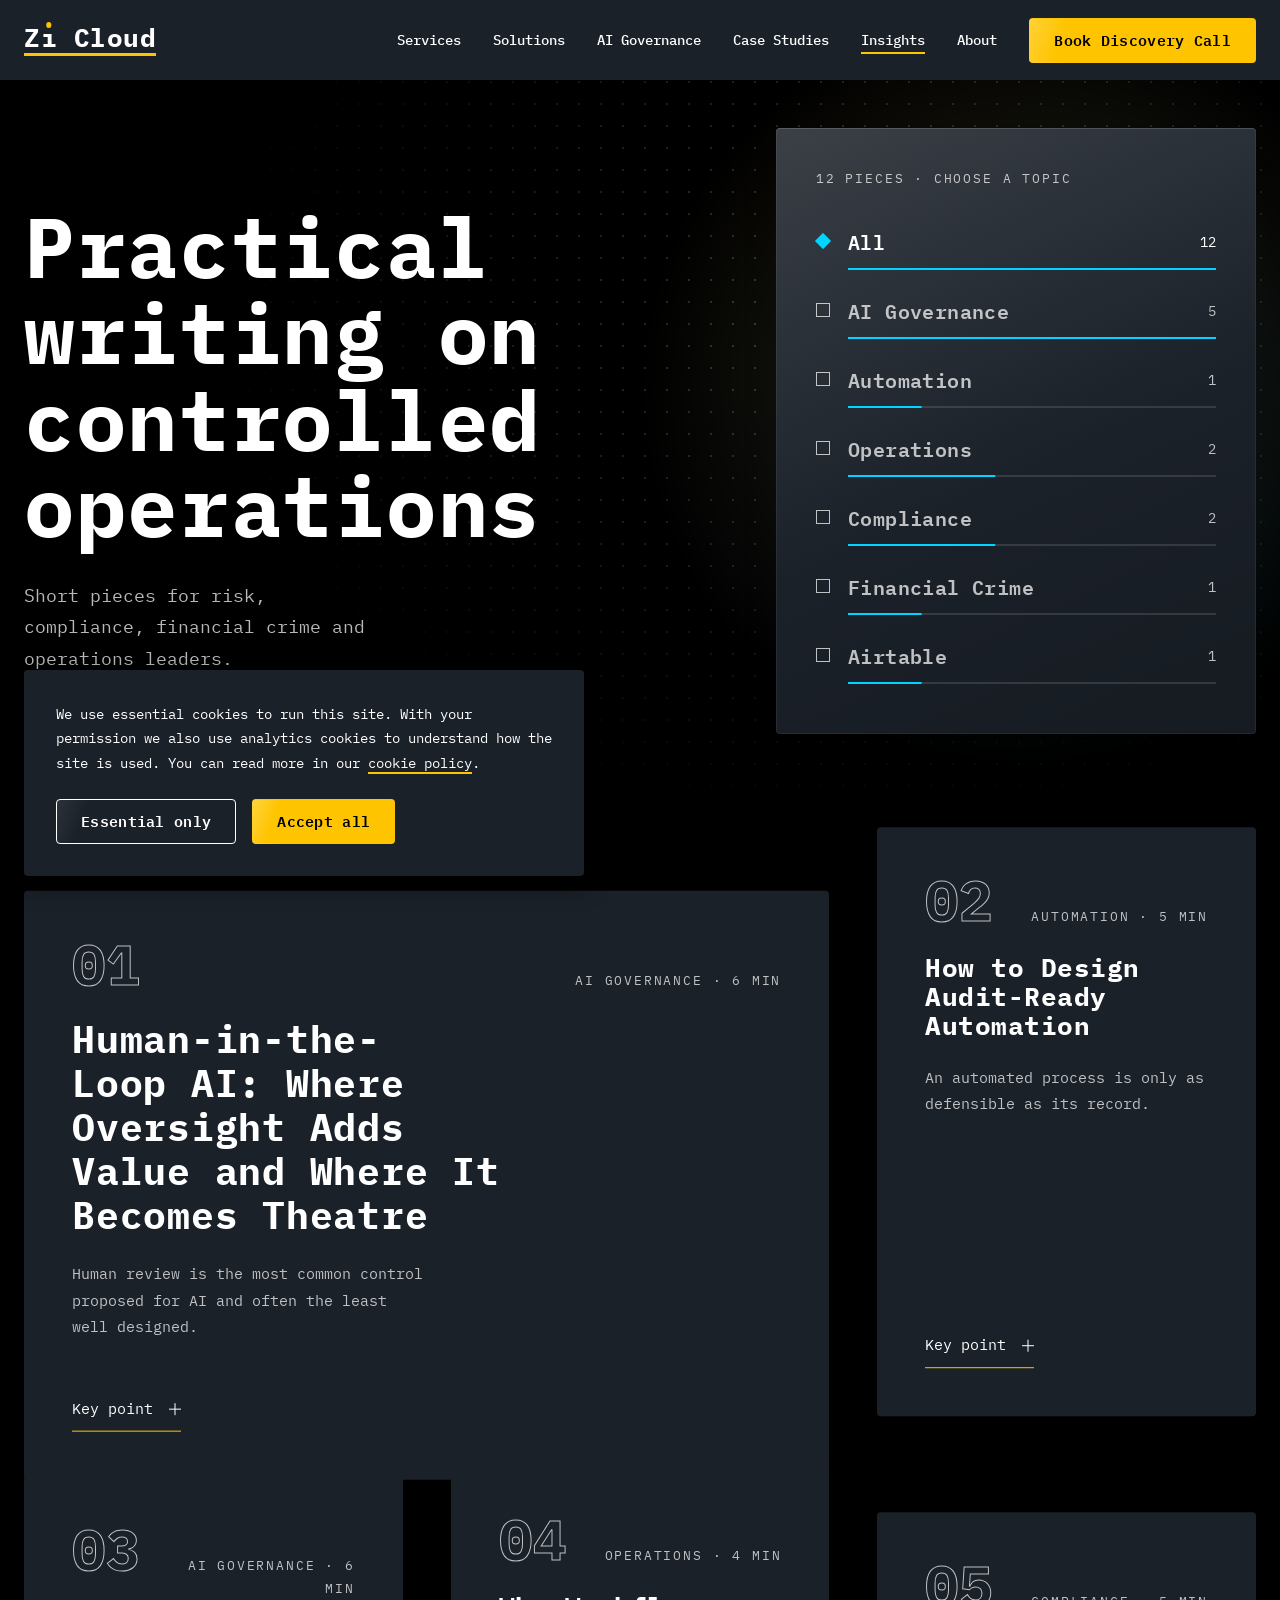
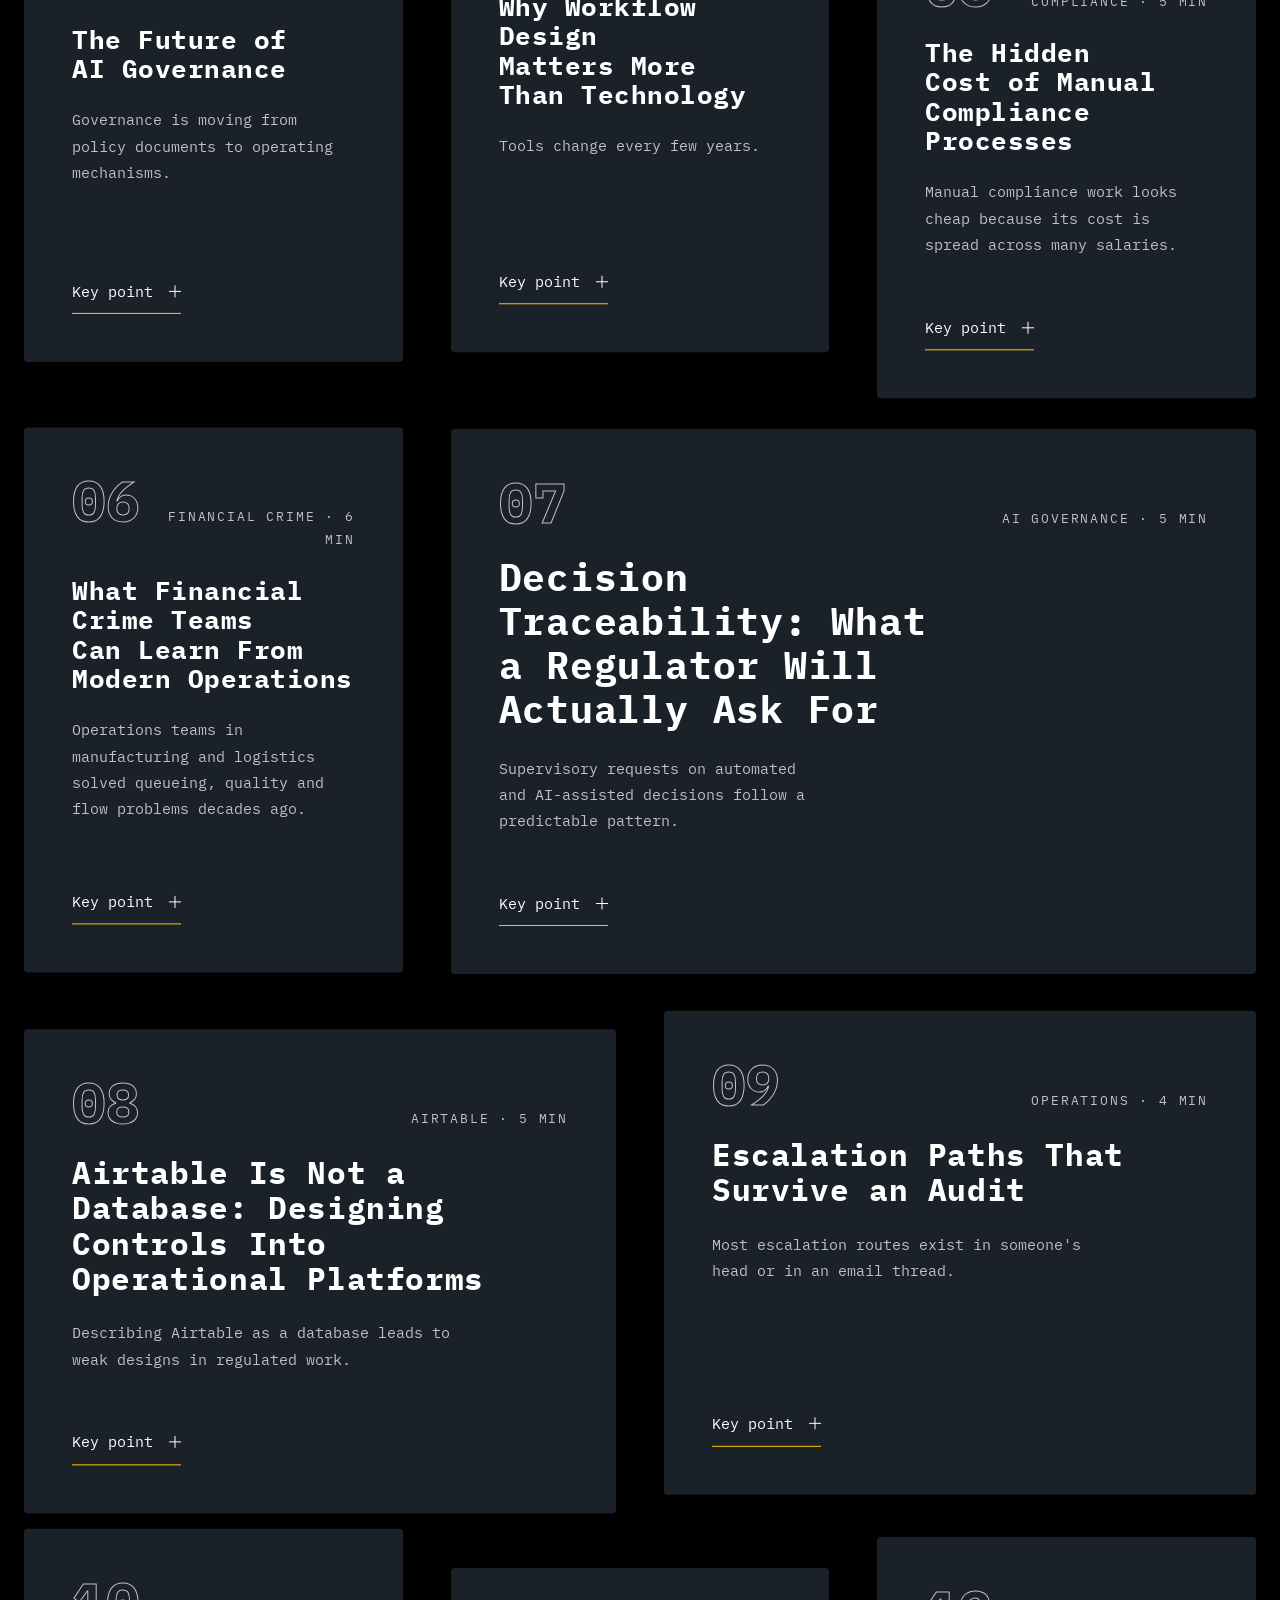
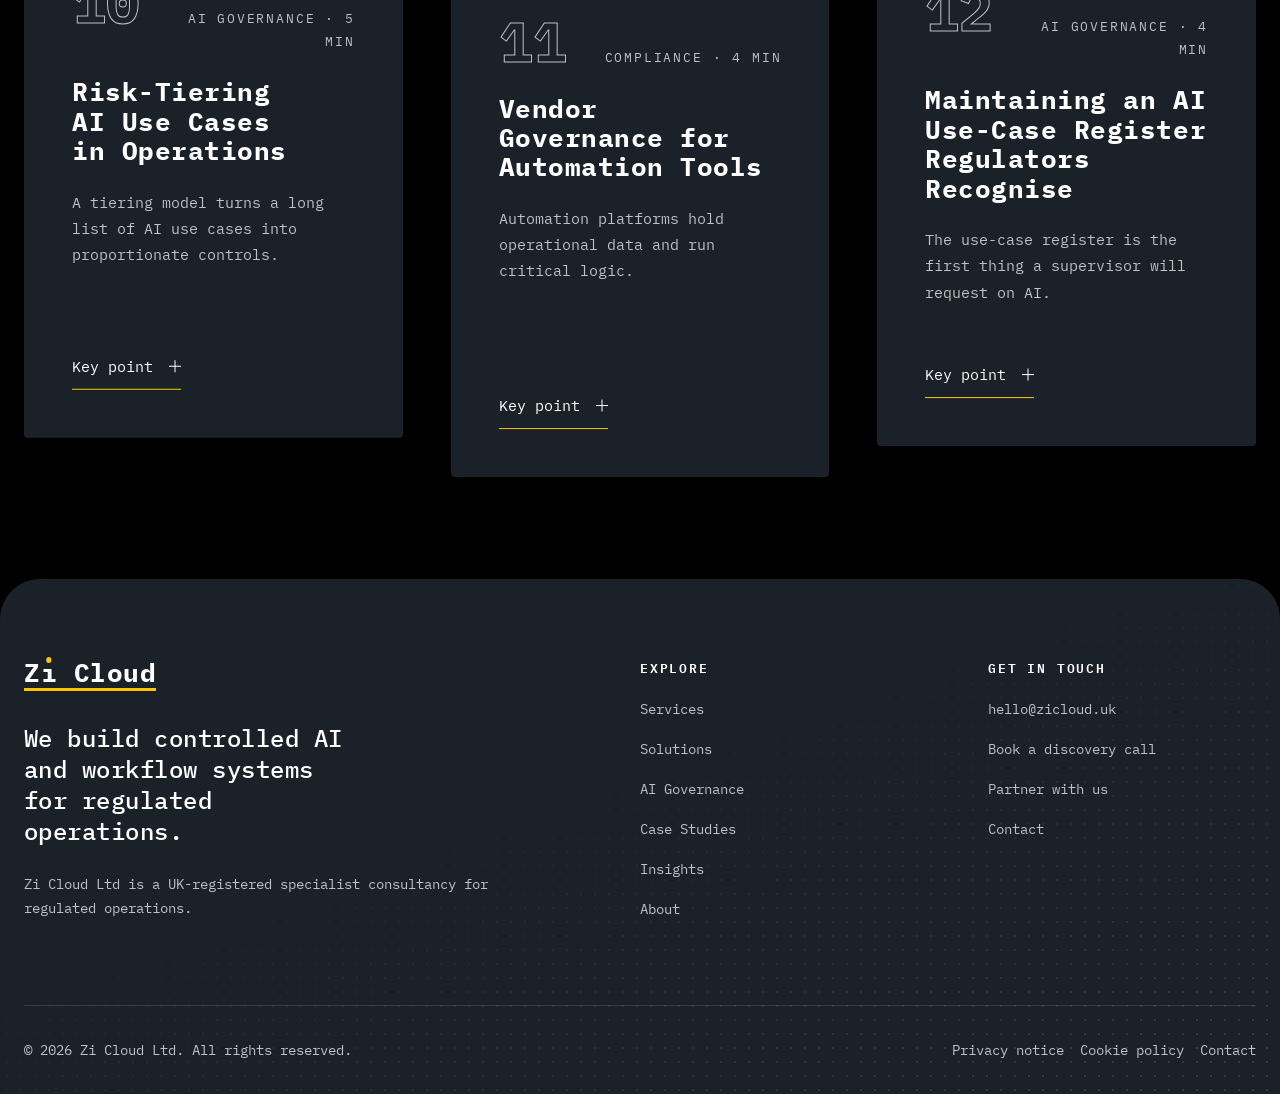
<file: z1-cloud/insights/index.html>
<!doctype html>
<html lang="en-GB">
<head>
  <meta charset="utf-8">
  <meta name="viewport" content="width=device-width, initial-scale=1">
  <title>Insights: AI Governance, Audit-Ready Automation and Financial Crime Operations | Zi Cloud Ltd</title>
  <meta name="description" content="Short articles on human-in-the-loop AI, audit-ready automation, AI governance, workflow design, manual compliance cost and financial crime operations.">
  <meta property="og:title" content="Insights: AI Governance, Audit-Ready Automation and Financial Crime Operations | Zi Cloud Ltd">
  <meta property="og:description" content="Short articles on human-in-the-loop AI, audit-ready automation, AI governance, workflow design, manual compliance cost and financial crime operations.">
  <meta property="og:locale" content="en_GB">
  <meta property="og:type" content="website">

  <!-- Fonts: Clash Display (headings) + IBM Plex Mono (body) -->
  <link rel="preconnect" href="https://api.fontshare.com" crossorigin>
  <link rel="preconnect" href="https://fonts.googleapis.com">
  <link rel="preconnect" href="https://fonts.gstatic.com" crossorigin>
  <link rel="stylesheet" href="https://api.fontshare.com/v2/css?f[]=clash-display@400,500,600,700&display=swap">
  <link rel="stylesheet" href="https://fonts.googleapis.com/css2?family=IBM+Plex+Mono:wght@400;500;600;700&display=swap">

  <!-- Global styles, then page styles -->
  <link rel="stylesheet" href="../global-css/main.css">
  <link rel="stylesheet" href="insights.css">

  <!-- Marks the page as JS-enabled before paint, so motion start states never flash -->
  <script>document.documentElement.classList.add('js')</script>
</head>
<body>
  <a class="skip-link" href="#main">Skip to content</a>
  <div class="scroll-progress" aria-hidden="true"></div>

  <header class="site-header">
    <div class="container site-header__inner">
      <a class="logo" href="../index.html" aria-label="Zi Cloud, home">
        <span class="logo__word" aria-hidden="true">Zi Cloud</span>
      </a>

      <button class="nav-toggle" type="button" aria-expanded="false" aria-controls="site-nav">Menu</button>

      <nav class="nav" id="site-nav" aria-label="Main">
        <ul class="nav__list" role="list">
          <li><a class="nav__link" href="../services/index.html">Services</a></li>
          <li><a class="nav__link" href="../solutions/index.html">Solutions</a></li>
          <li><a class="nav__link" href="../ai-governance/index.html">AI Governance</a></li>
          <li><a class="nav__link" href="../case-studies/index.html">Case Studies</a></li>
          <li><a class="nav__link" href="../insights/index.html" aria-current="page">Insights</a></li>
          <li><a class="nav__link" href="../about/index.html">About</a></li>
        </ul>
        <a class="btn btn--primary" href="../contact/index.html#discovery">Book Discovery Call</a>
      </nav>
    </div>
  </header>

  <main id="main">
    <section class="in-hero glow" aria-labelledby="page-title">
      <div class="in-hero__bg" aria-hidden="true"></div>
      <div class="container in-hero__grid">
        <div class="hero-enter">
          <h1 class="in-hero__title split-heading" id="page-title">Practical writing on controlled operations</h1>
          <p class="lead text-muted">Short pieces for risk, compliance, financial crime and operations leaders.</p>
        </div>
        <div class="icats reveal spotlight" role="group" aria-label="Filter by category">
          <p class="icats__k">12 pieces · choose a topic</p>
          <ul class="icats__list" role="list"><li><button type="button" class="icat is-on" data-filter="all" aria-pressed="true" style="--i:0;--w:1"><span class="icat__n">All</span><span class="icat__c">12</span><span class="icat__bar" aria-hidden="true"><i></i></span></button></li><li><button type="button" class="icat" data-filter="AI Governance" aria-pressed="false" style="--i:1;--w:1.00"><span class="icat__n">AI Governance</span><span class="icat__c">5</span><span class="icat__bar" aria-hidden="true"><i></i></span></button></li><li><button type="button" class="icat" data-filter="Automation" aria-pressed="false" style="--i:2;--w:0.20"><span class="icat__n">Automation</span><span class="icat__c">1</span><span class="icat__bar" aria-hidden="true"><i></i></span></button></li><li><button type="button" class="icat" data-filter="Operations" aria-pressed="false" style="--i:3;--w:0.40"><span class="icat__n">Operations</span><span class="icat__c">2</span><span class="icat__bar" aria-hidden="true"><i></i></span></button></li><li><button type="button" class="icat" data-filter="Compliance" aria-pressed="false" style="--i:4;--w:0.40"><span class="icat__n">Compliance</span><span class="icat__c">2</span><span class="icat__bar" aria-hidden="true"><i></i></span></button></li><li><button type="button" class="icat" data-filter="Financial Crime" aria-pressed="false" style="--i:5;--w:0.20"><span class="icat__n">Financial Crime</span><span class="icat__c">1</span><span class="icat__bar" aria-hidden="true"><i></i></span></button></li><li><button type="button" class="icat" data-filter="Airtable" aria-pressed="false" style="--i:6;--w:0.20"><span class="icat__n">Airtable</span><span class="icat__c">1</span><span class="icat__bar" aria-hidden="true"><i></i></span></button></li></ul>
          <span class="visually-hidden" aria-live="polite" data-live></span>
        </div>
      </div>
    </section>

    <section class="in-list" aria-label="Articles">
      <div class="container">
        <div class="ig" data-grid>
          <article class="ic s8 reveal spotlight" id="human-in-the-loop-ai" data-cat="AI Governance" style="--k:0;--sp:0.05" aria-labelledby="human-in-the-loop-ai-t">
            <div class="ic__top"><span class="ic__n" aria-hidden="true">01</span><span class="ic__meta">AI Governance · 6 min</span></div>
            <h2 class="ic__t" id="human-in-the-loop-ai-t">Human-in-the-Loop AI: Where Oversight Adds Value and Where It Becomes Theatre</h2>
            <p class="ic__p">Human review is the most common control proposed for AI and often the least well designed.</p>
            <div class="ic__body" id="human-in-the-loop-ai-body"><div class="ic__clip"><p class="ic__more">Human-in-the-loop is usually presented as the answer to AI risk. In practice it is a design choice with its own failure modes. A reviewer who has time, information and authority to change an output provides real assurance. A reviewer who sees two hundred outputs an hour and clicks accept on each one provides a signature, not a control.</p></div></div>
            <button type="button" class="ic__btn" aria-expanded="false" aria-controls="human-in-the-loop-ai-body"><span class="ic__btn-t">Key point</span><span class="ic__btn-i" aria-hidden="true"></span></button>
          </article>
          <article class="ic s4 reveal spotlight" id="design-audit-ready-automation" data-cat="Automation" style="--k:1;--sp:-0.04" aria-labelledby="design-audit-ready-automation-t">
            <div class="ic__top"><span class="ic__n" aria-hidden="true">02</span><span class="ic__meta">Automation · 5 min</span></div>
            <h2 class="ic__t" id="design-audit-ready-automation-t">How to Design Audit-Ready Automation</h2>
            <p class="ic__p">An automated process is only as defensible as its record.</p>
            <div class="ic__body" id="design-audit-ready-automation-body"><div class="ic__clip"><p class="ic__more">Start with the question an auditor will ask: show me what happened to this item, who approved it, and whether the rule that applied was the rule you said applied. If the automation cannot answer that for a single item, it is not audit-ready regardless of how well it performs.</p></div></div>
            <button type="button" class="ic__btn" aria-expanded="false" aria-controls="design-audit-ready-automation-body"><span class="ic__btn-t">Key point</span><span class="ic__btn-i" aria-hidden="true"></span></button>
          </article>
          <article class="ic s4 reveal spotlight" id="future-of-ai-governance" data-cat="AI Governance" style="--k:2;--sp:0.03" aria-labelledby="future-of-ai-governance-t">
            <div class="ic__top"><span class="ic__n" aria-hidden="true">03</span><span class="ic__meta">AI Governance · 6 min</span></div>
            <h2 class="ic__t" id="future-of-ai-governance-t">The Future of AI Governance</h2>
            <p class="ic__p">Governance is moving from policy documents to operating mechanisms.</p>
            <div class="ic__body" id="future-of-ai-governance-body"><div class="ic__clip"><p class="ic__more">The first generation of AI governance was largely a policy exercise. Organisations wrote principles, set up committees and published statements. Supervisors are now asking a different question: how do you know the principles are operating?</p></div></div>
            <button type="button" class="ic__btn" aria-expanded="false" aria-controls="future-of-ai-governance-body"><span class="ic__btn-t">Key point</span><span class="ic__btn-i" aria-hidden="true"></span></button>
          </article>
          <article class="ic s4 reveal spotlight" id="workflow-design-over-technology" data-cat="Operations" style="--k:0;--sp:0.05" aria-labelledby="workflow-design-over-technology-t">
            <div class="ic__top"><span class="ic__n" aria-hidden="true">04</span><span class="ic__meta">Operations · 4 min</span></div>
            <h2 class="ic__t" id="workflow-design-over-technology-t">Why Workflow Design Matters More Than Technology</h2>
            <p class="ic__p">Tools change every few years.</p>
            <div class="ic__body" id="workflow-design-over-technology-body"><div class="ic__clip"><p class="ic__more">Technology selection is the most visible decision in an automation programme, so it attracts the most attention. It is rarely the reason programmes succeed or fail. The usual cause is a process nobody redesigned: the same steps, the same handoffs and the same workarounds, now running faster.</p></div></div>
            <button type="button" class="ic__btn" aria-expanded="false" aria-controls="workflow-design-over-technology-body"><span class="ic__btn-t">Key point</span><span class="ic__btn-i" aria-hidden="true"></span></button>
          </article>
          <article class="ic s4 reveal spotlight" id="hidden-cost-manual-compliance" data-cat="Compliance" style="--k:1;--sp:-0.04" aria-labelledby="hidden-cost-manual-compliance-t">
            <div class="ic__top"><span class="ic__n" aria-hidden="true">05</span><span class="ic__meta">Compliance · 5 min</span></div>
            <h2 class="ic__t" id="hidden-cost-manual-compliance-t">The Hidden Cost of Manual Compliance Processes</h2>
            <p class="ic__p">Manual compliance work looks cheap because its cost is spread across many salaries.</p>
            <div class="ic__body" id="hidden-cost-manual-compliance-body"><div class="ic__clip"><p class="ic__more">Manual compliance processes rarely appear as a line in the budget. Their cost is distributed across analysts re-keying data, managers chasing evidence, and senior staff reviewing work that should have been controlled upstream. Because the cost is diffuse, the process looks cheap.</p></div></div>
            <button type="button" class="ic__btn" aria-expanded="false" aria-controls="hidden-cost-manual-compliance-body"><span class="ic__btn-t">Key point</span><span class="ic__btn-i" aria-hidden="true"></span></button>
          </article>
          <article class="ic s4 reveal spotlight" id="financial-crime-lessons-from-modern-operations" data-cat="Financial Crime" style="--k:2;--sp:0.03" aria-labelledby="financial-crime-lessons-from-modern-operations-t">
            <div class="ic__top"><span class="ic__n" aria-hidden="true">06</span><span class="ic__meta">Financial Crime · 6 min</span></div>
            <h2 class="ic__t" id="financial-crime-lessons-from-modern-operations-t">What Financial Crime Teams Can Learn From Modern Operations</h2>
            <p class="ic__p">Operations teams in manufacturing and logistics solved queueing, quality and flow problems decades ago.</p>
            <div class="ic__body" id="financial-crime-lessons-from-modern-operations-body"><div class="ic__clip"><p class="ic__more">Financial crime teams are operations teams. They receive work in variable volumes, route it by complexity, apply standards, and measure quality. Yet many still run on queues without flow measurement and quality checks that happen after the fact.</p></div></div>
            <button type="button" class="ic__btn" aria-expanded="false" aria-controls="financial-crime-lessons-from-modern-operations-body"><span class="ic__btn-t">Key point</span><span class="ic__btn-i" aria-hidden="true"></span></button>
          </article>
          <article class="ic s8 reveal spotlight" id="decision-traceability-regulators-ask" data-cat="AI Governance" style="--k:0;--sp:0.05" aria-labelledby="decision-traceability-regulators-ask-t">
            <div class="ic__top"><span class="ic__n" aria-hidden="true">07</span><span class="ic__meta">AI Governance · 5 min</span></div>
            <h2 class="ic__t" id="decision-traceability-regulators-ask-t">Decision Traceability: What a Regulator Will Actually Ask For</h2>
            <p class="ic__p">Supervisory requests on automated and AI-assisted decisions follow a predictable pattern.</p>
            <div class="ic__body" id="decision-traceability-regulators-ask-body"><div class="ic__clip"><p class="ic__more">When supervisors examine a decision, they ask for the inputs, the rule or model applied, the person who approved it and the reason it was taken. They ask for a sample, not every decision, and they expect to see the same answer for similar cases.</p></div></div>
            <button type="button" class="ic__btn" aria-expanded="false" aria-controls="decision-traceability-regulators-ask-body"><span class="ic__btn-t">Key point</span><span class="ic__btn-i" aria-hidden="true"></span></button>
          </article>
          <article class="ic s6 reveal spotlight" id="airtable-is-not-a-database" data-cat="Airtable" style="--k:1;--sp:-0.04" aria-labelledby="airtable-is-not-a-database-t">
            <div class="ic__top"><span class="ic__n" aria-hidden="true">08</span><span class="ic__meta">Airtable · 5 min</span></div>
            <h2 class="ic__t" id="airtable-is-not-a-database-t">Airtable Is Not a Database: Designing Controls Into Operational Platforms</h2>
            <p class="ic__p">Describing Airtable as a database leads to weak designs in regulated work.</p>
            <div class="ic__body" id="airtable-is-not-a-database-body"><div class="ic__clip"><p class="ic__more">Airtable stores structured data, but its value in regulated operations comes from what sits around the data: stages, permissions, validation, automations and views. Treating it as a database leads teams to model data well but leave the control logic undefined.</p></div></div>
            <button type="button" class="ic__btn" aria-expanded="false" aria-controls="airtable-is-not-a-database-body"><span class="ic__btn-t">Key point</span><span class="ic__btn-i" aria-hidden="true"></span></button>
          </article>
          <article class="ic s6 reveal spotlight" id="escalation-paths-survive-audit" data-cat="Operations" style="--k:2;--sp:0.03" aria-labelledby="escalation-paths-survive-audit-t">
            <div class="ic__top"><span class="ic__n" aria-hidden="true">09</span><span class="ic__meta">Operations · 4 min</span></div>
            <h2 class="ic__t" id="escalation-paths-survive-audit-t">Escalation Paths That Survive an Audit</h2>
            <p class="ic__p">Most escalation routes exist in someone&#x27;s head or in an email thread.</p>
            <div class="ic__body" id="escalation-paths-survive-audit-body"><div class="ic__clip"><p class="ic__more">An escalation path is a control. It determines whether an issue reaches someone with authority in time to act. Yet many escalation routes are informal, and their operation cannot be evidenced after the event.</p></div></div>
            <button type="button" class="ic__btn" aria-expanded="false" aria-controls="escalation-paths-survive-audit-body"><span class="ic__btn-t">Key point</span><span class="ic__btn-i" aria-hidden="true"></span></button>
          </article>
          <article class="ic s4 reveal spotlight" id="risk-tiering-ai-operations" data-cat="AI Governance" style="--k:0;--sp:0.05" aria-labelledby="risk-tiering-ai-operations-t">
            <div class="ic__top"><span class="ic__n" aria-hidden="true">10</span><span class="ic__meta">AI Governance · 5 min</span></div>
            <h2 class="ic__t" id="risk-tiering-ai-operations-t">Risk-Tiering AI Use Cases in Operations</h2>
            <p class="ic__p">A tiering model turns a long list of AI use cases into proportionate controls.</p>
            <div class="ic__body" id="risk-tiering-ai-operations-body"><div class="ic__clip"><p class="ic__more">Without tiering, every AI use case receives the same scrutiny or none. Both outcomes are poor. Tiering allocates oversight in proportion to the consequences of error and the reversibility of the action.</p></div></div>
            <button type="button" class="ic__btn" aria-expanded="false" aria-controls="risk-tiering-ai-operations-body"><span class="ic__btn-t">Key point</span><span class="ic__btn-i" aria-hidden="true"></span></button>
          </article>
          <article class="ic s4 reveal spotlight" id="vendor-governance-automation-tools" data-cat="Compliance" style="--k:1;--sp:-0.04" aria-labelledby="vendor-governance-automation-tools-t">
            <div class="ic__top"><span class="ic__n" aria-hidden="true">11</span><span class="ic__meta">Compliance · 4 min</span></div>
            <h2 class="ic__t" id="vendor-governance-automation-tools-t">Vendor Governance for Automation Tools</h2>
            <p class="ic__p">Automation platforms hold operational data and run critical logic.</p>
            <div class="ic__body" id="vendor-governance-automation-tools-body"><div class="ic__clip"><p class="ic__more">Automation platforms and AI services process regulated data and run logic that affects customers. Yet they are often adopted by business teams through standard subscriptions, outside the vendor management process applied to other suppliers.</p></div></div>
            <button type="button" class="ic__btn" aria-expanded="false" aria-controls="vendor-governance-automation-tools-body"><span class="ic__btn-t">Key point</span><span class="ic__btn-i" aria-hidden="true"></span></button>
          </article>
          <article class="ic s4 reveal spotlight" id="ai-use-case-register" data-cat="AI Governance" style="--k:2;--sp:0.03" aria-labelledby="ai-use-case-register-t">
            <div class="ic__top"><span class="ic__n" aria-hidden="true">12</span><span class="ic__meta">AI Governance · 4 min</span></div>
            <h2 class="ic__t" id="ai-use-case-register-t">Maintaining an AI Use-Case Register Regulators Recognise</h2>
            <p class="ic__p">The use-case register is the first thing a supervisor will request on AI.</p>
            <div class="ic__body" id="ai-use-case-register-body"><div class="ic__clip"><p class="ic__more">A use-case register lists every AI use in the organisation, including tools adopted by individual teams. It records the purpose, the owner, the data used, the risk tier, the approval status and the monitoring arrangements.</p></div></div>
            <button type="button" class="ic__btn" aria-expanded="false" aria-controls="ai-use-case-register-body"><span class="ic__btn-t">Key point</span><span class="ic__btn-i" aria-hidden="true"></span></button>
          </article>
        </div>
      </div>
    </section>

  </main>

  <footer class="site-footer">
    <div class="container">
      <div class="site-footer__grid">
        <div class="site-footer__about">
          <a class="logo" href="../index.html" aria-label="Zi Cloud, home"><span class="logo__word" aria-hidden="true">Zi Cloud</span></a>
          <p class="site-footer__line">We build controlled AI and workflow systems for regulated operations.</p>
          <p>Zi Cloud Ltd is a UK-registered specialist consultancy for regulated operations.</p>
        </div>

        <nav aria-label="Footer">
          <h4>Explore</h4>
          <ul class="site-footer__list" role="list">
            <li><a href="../services/index.html">Services</a></li>
            <li><a href="../solutions/index.html">Solutions</a></li>
            <li><a href="../ai-governance/index.html">AI Governance</a></li>
            <li><a href="../case-studies/index.html">Case Studies</a></li>
            <li><a href="../insights/index.html">Insights</a></li>
            <li><a href="../about/index.html">About</a></li>
          </ul>
        </nav>

        <div>
          <h4>Get in touch</h4>
          <ul class="site-footer__list" role="list">
            <li><a href="mailto:hello@zicloud.uk">hello@zicloud.uk</a></li>
            <li><a href="../contact/index.html#discovery">Book a discovery call</a></li>
            <li><a href="../contact/index.html#partner">Partner with us</a></li>
            <li><a href="../contact/index.html">Contact</a></li>
          </ul>
        </div>
      </div>

      <div class="site-footer__legal">
        <p>© 2026 Zi Cloud Ltd. All rights reserved.</p>
        <p class="cluster"><a href="../privacy/index.html">Privacy notice</a> <a href="../cookies/index.html">Cookie policy</a> <a href="../contact/index.html">Contact</a></p>
      </div>
    </div>
  </footer>

  <div class="cookie-banner" role="region" aria-label="Cookie consent" hidden>
    <p>We use essential cookies to run this site. With your permission we also use analytics cookies to understand how the site is used. You can read more in our <a class="text-link" href="../cookies/index.html">cookie policy</a>.</p>
    <div class="cluster">
      <button class="btn btn--outline" type="button" data-cookie="essential">Essential only</button>
      <button class="btn btn--primary" type="button" data-cookie="all">Accept all</button>
    </div>
  </div>

  <script src="../js/main.js" defer></script>
  <script src="../js/insights.js" defer></script>
</body>
</html>
</file>
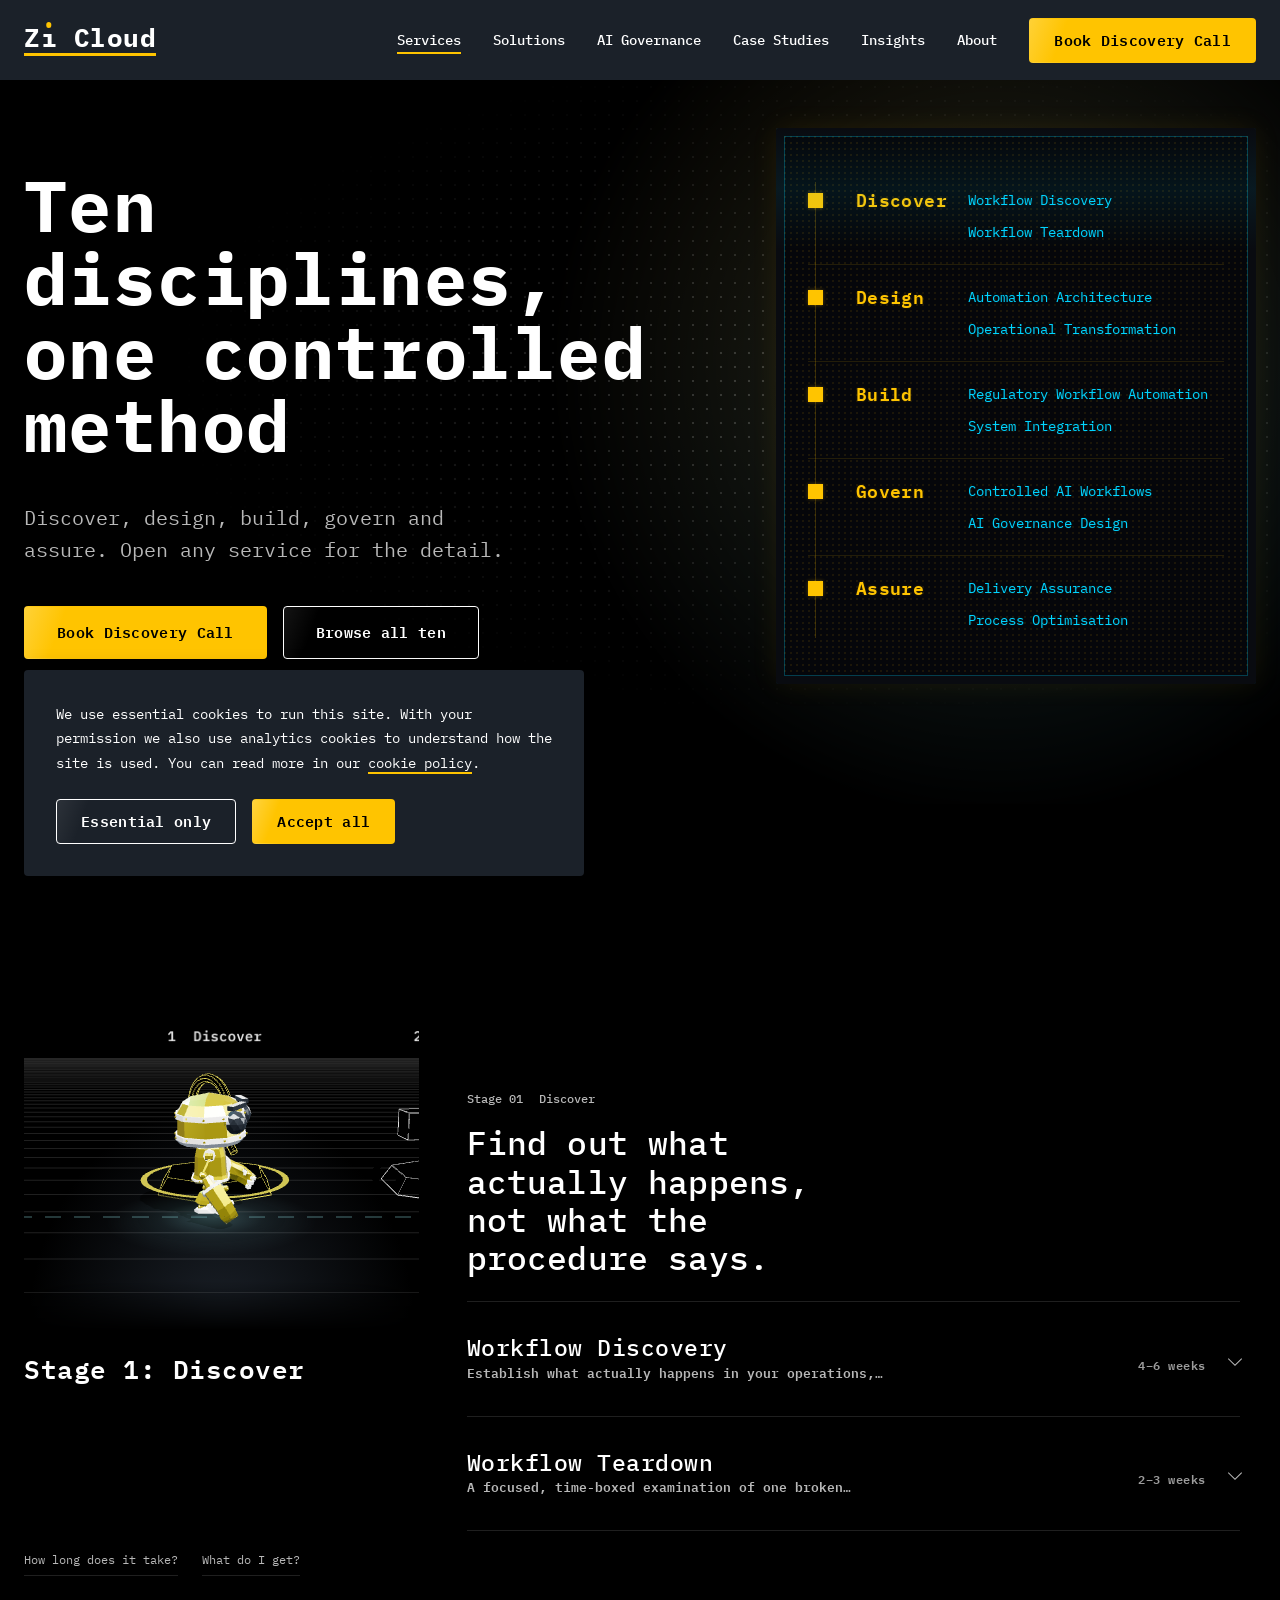
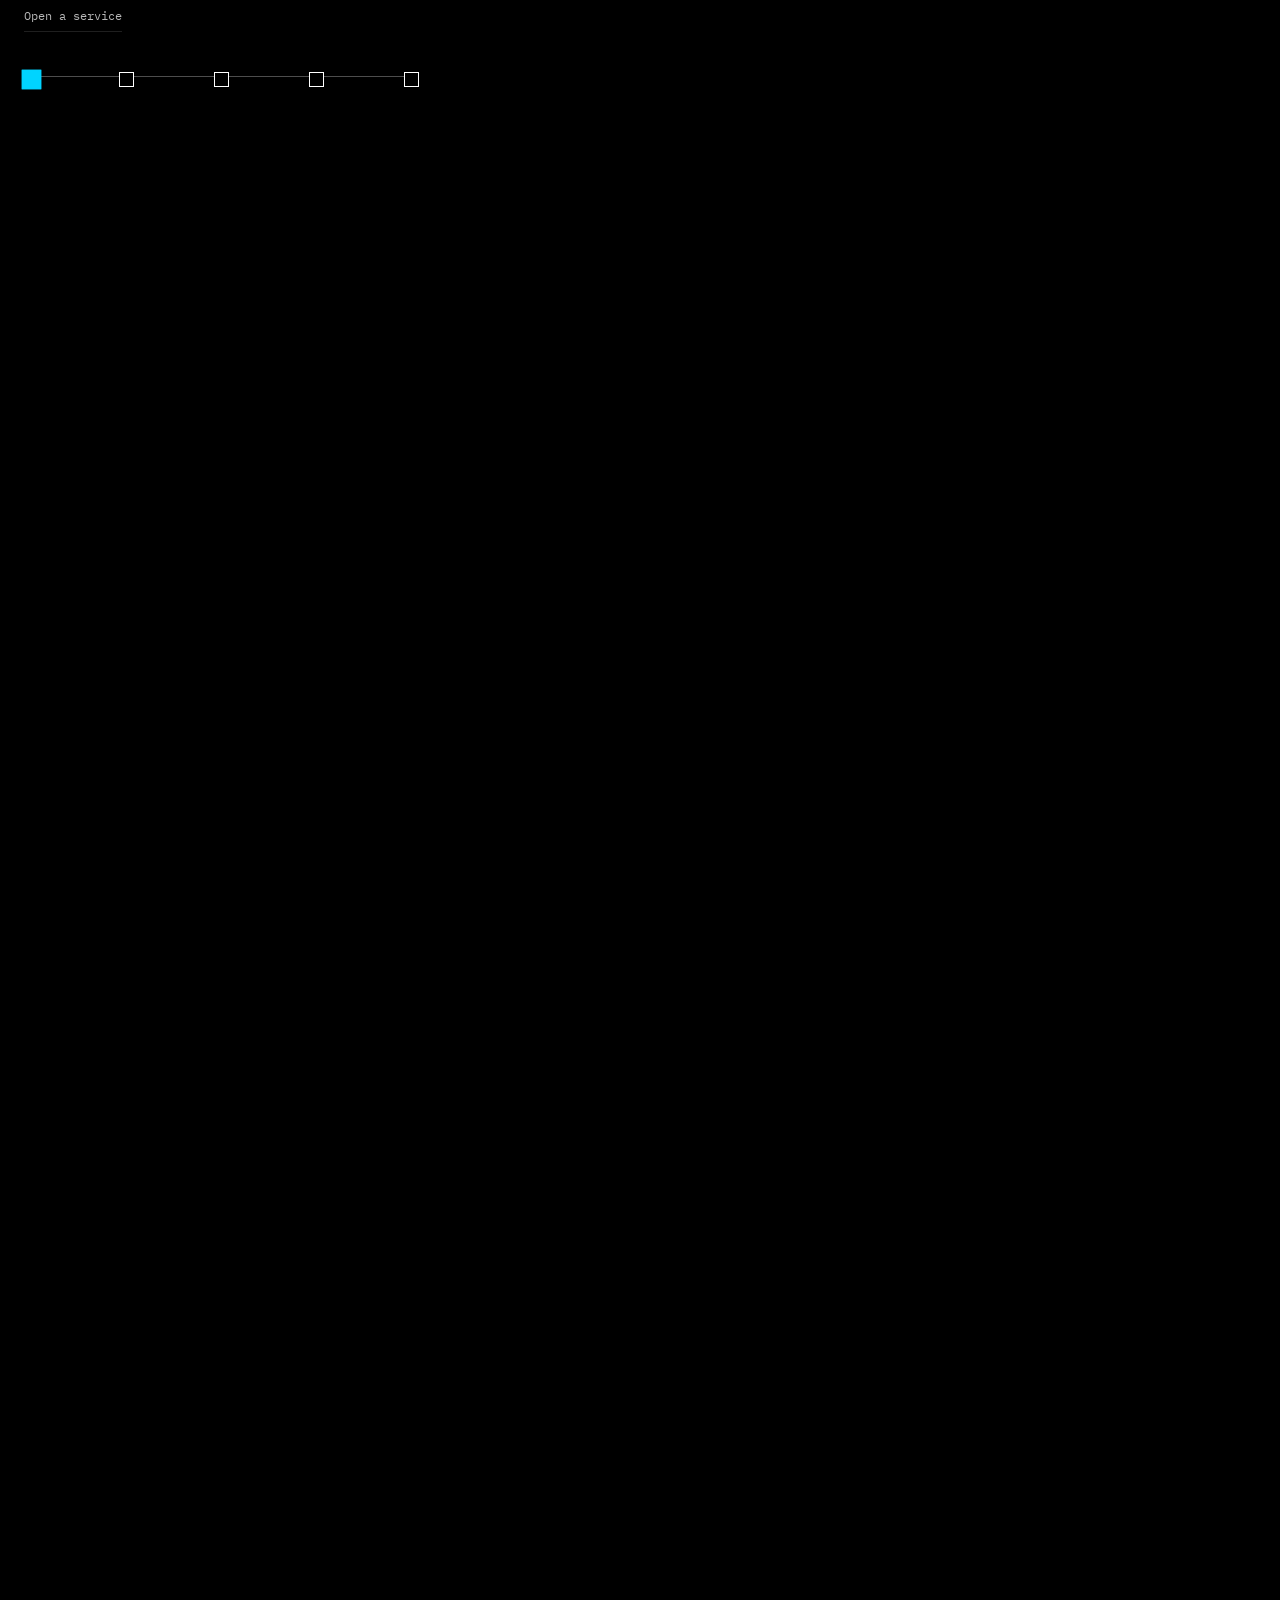
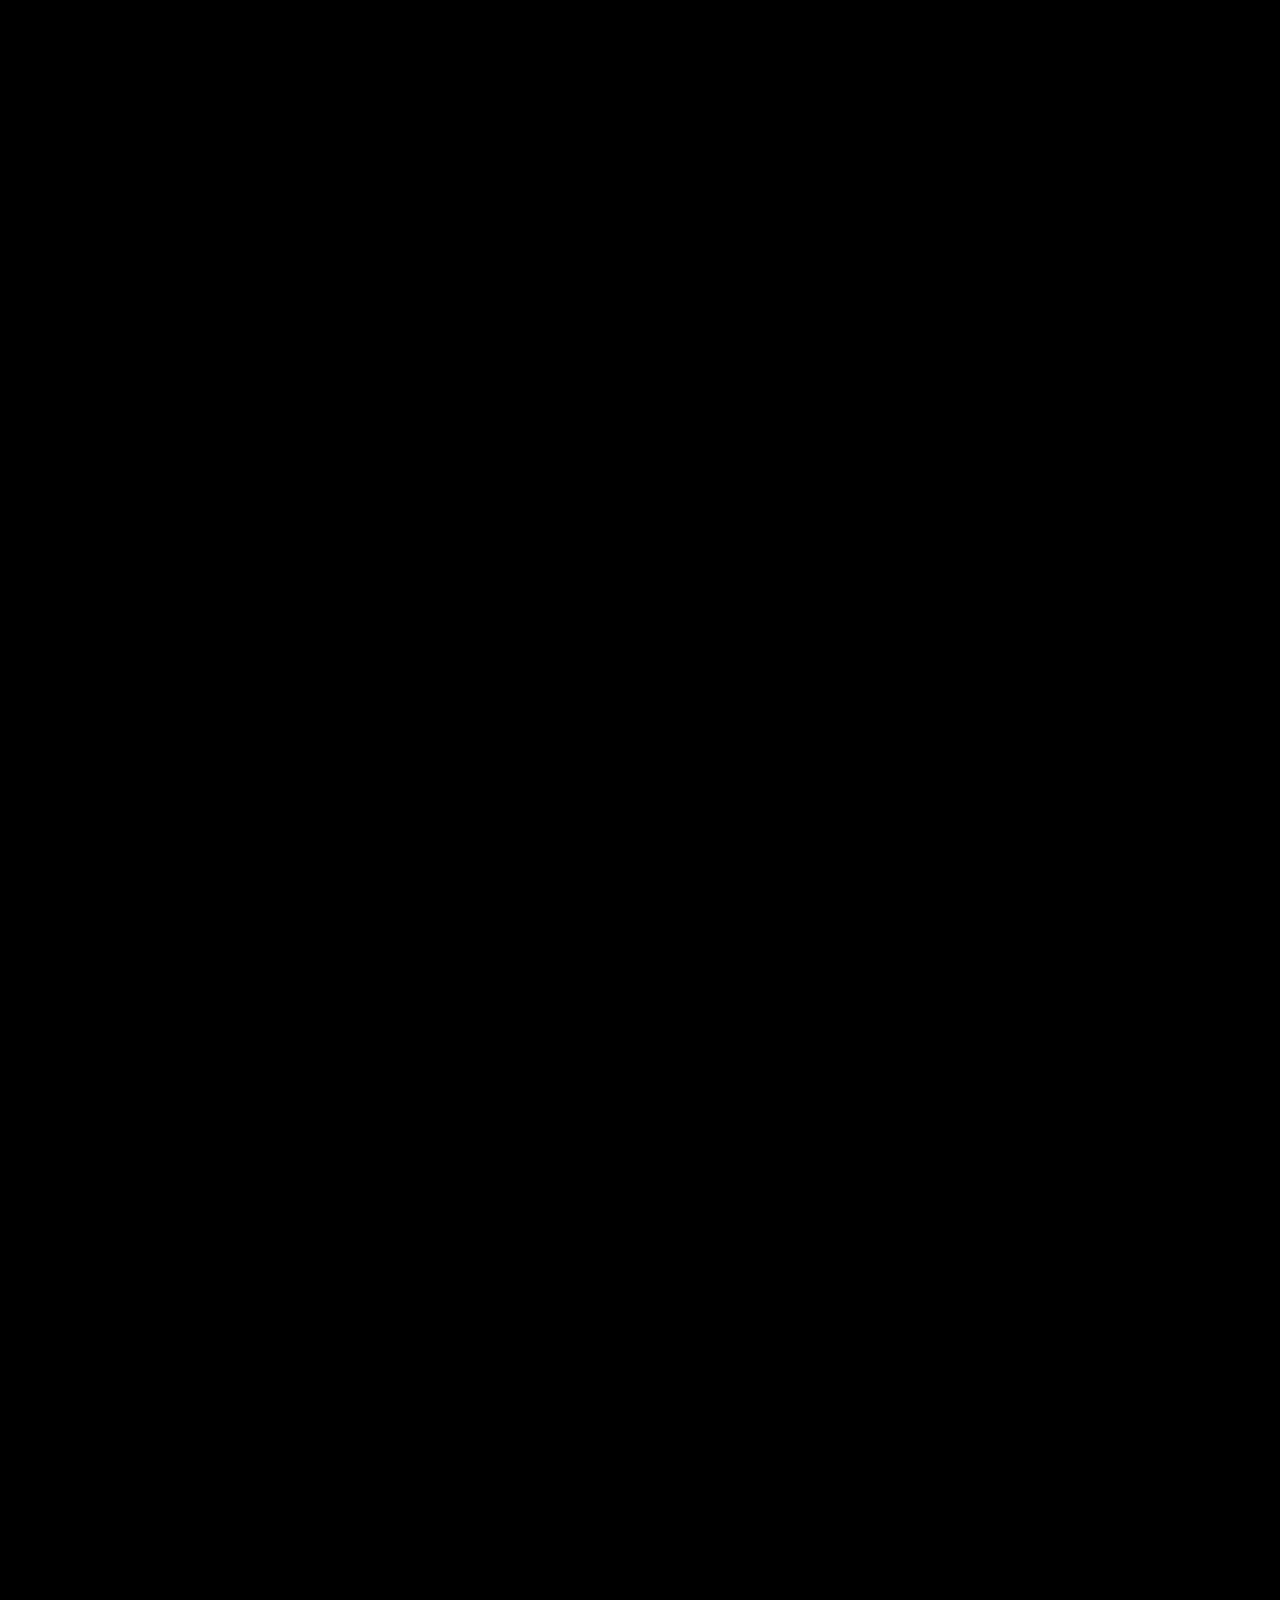
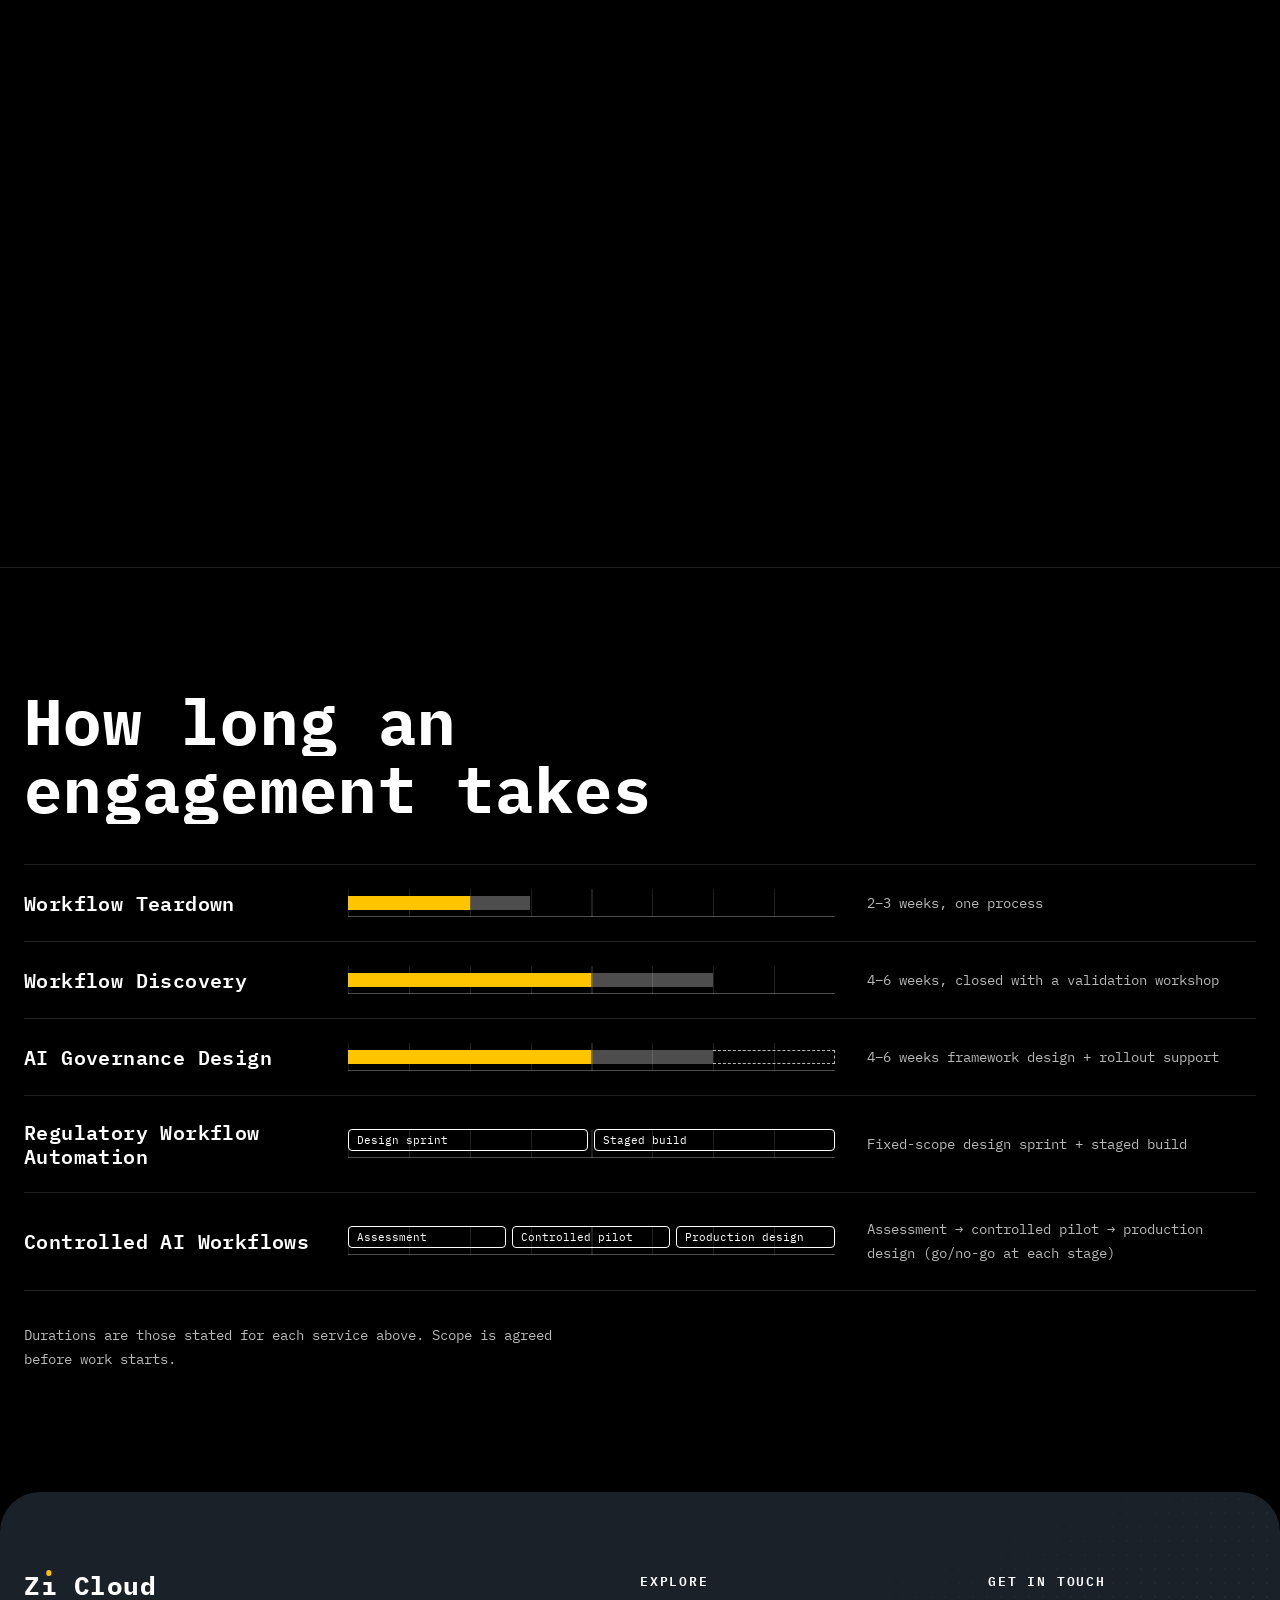
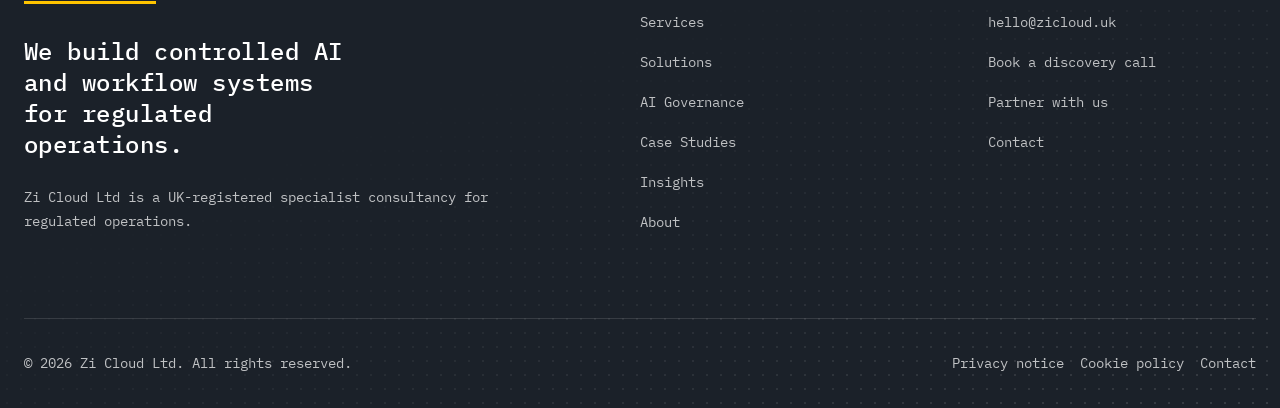
<file: z1-cloud/services/index.html>
<!doctype html>
<html lang="en-GB">
<head>
  <meta charset="utf-8">
  <meta name="viewport" content="width=device-width, initial-scale=1">
  <title>Services | Zi Cloud Ltd</title>
  <meta name="description" content="Regulatory workflow automation, controlled AI workflows, operational transformation, system integration and AI governance design for regulated operations.">
  <meta property="og:title" content="Services | Zi Cloud Ltd">
  <meta property="og:description" content="Regulatory workflow automation, controlled AI workflows, operational transformation, system integration and AI governance design for regulated operations.">
  <meta property="og:locale" content="en_GB">
  <meta property="og:type" content="website">

  <!-- Fonts: Clash Display (headings) + IBM Plex Mono (body) -->
  <link rel="preconnect" href="https://api.fontshare.com" crossorigin>
  <link rel="preconnect" href="https://fonts.googleapis.com">
  <link rel="preconnect" href="https://fonts.gstatic.com" crossorigin>
  <link rel="stylesheet" href="https://api.fontshare.com/v2/css?f[]=clash-display@400,500,600,700&display=swap">
  <link rel="stylesheet" href="https://fonts.googleapis.com/css2?family=IBM+Plex+Mono:wght@400;500;600;700&display=swap">

  <!-- Global styles, then page styles -->
  <link rel="stylesheet" href="../global-css/main.css">
  <link rel="stylesheet" href="services.css">

  <!-- Marks the page as JS-enabled before paint, so motion start states never flash -->
  <script>document.documentElement.classList.add('js')</script>
</head>
<body>
  <a class="skip-link" href="#main">Skip to content</a>
  <div class="scroll-progress" aria-hidden="true"></div>

  <header class="site-header">
    <div class="container site-header__inner">
      <a class="logo" href="../index.html" aria-label="Zi Cloud, home">
        <span class="logo__word" aria-hidden="true">Zi Cloud</span>
      </a>

      <button class="nav-toggle" type="button" aria-expanded="false" aria-controls="site-nav">Menu</button>

      <nav class="nav" id="site-nav" aria-label="Main">
        <ul class="nav__list" role="list">
          <li><a class="nav__link" href="../services/index.html" aria-current="page">Services</a></li>
          <li><a class="nav__link" href="../solutions/index.html">Solutions</a></li>
          <li><a class="nav__link" href="../ai-governance/index.html">AI Governance</a></li>
          <li><a class="nav__link" href="../case-studies/index.html">Case Studies</a></li>
          <li><a class="nav__link" href="../insights/index.html">Insights</a></li>
          <li><a class="nav__link" href="../about/index.html">About</a></li>
        </ul>
        <a class="btn btn--primary" href="../contact/index.html#discovery">Book Discovery Call</a>
      </nav>
    </div>
  </header>

  <main id="main">
    <section class="hero page-hero glow svc-hero" aria-labelledby="page-title" style="--gx:78%;--gy:40%;--gs:70vw">
      <div class="dot-field" aria-hidden="true"></div>
      <div class="container svc-hero__grid">
        <div class="hero__inner hero-enter svc-hero__copy">
          <h1 class="page-hero__title" id="page-title">Ten disciplines, one controlled method</h1>
          <p class="lead text-muted">Discover, design, build, govern and assure. Open any service for the detail.</p>
          <div class="cluster"><a class="btn btn--primary btn--lg" href="../contact/index.html#discovery">Book Discovery Call</a><a class="btn btn--outline btn--lg" href="#services-list">Browse all ten</a></div>
        </div>
        <div class="smap" role="group" aria-label="The ten services, placed on the five-step method">
          <p class="kicker smap__cap">One engagement path, ten ways in</p>
          <ol class="smap__rows" role="list"><li class="smap__row" style="--i:0"><a class="smap__stage" href="#grp-discover"><span class="smap__n">01</span><span class="smap__name">Discover</span></a><ul class="smap__chips" role="list"><li><a class="smap__chip" href="#svc-05" data-open="svc-05"><svg class="smap__ico" viewBox="0 0 24 24" width="28" height="28" fill="none" stroke="currentColor" stroke-width="1.5" stroke-linecap="square" stroke-linejoin="miter" aria-hidden="true"><circle cx="10" cy="10" r="6"/><path d="M15 15l6 6"/></svg><span>Workflow Discovery</span></a></li><li><a class="smap__chip" href="#svc-06" data-open="svc-06"><svg class="smap__ico" viewBox="0 0 24 24" width="28" height="28" fill="none" stroke="currentColor" stroke-width="1.5" stroke-linecap="square" stroke-linejoin="miter" aria-hidden="true"><path d="M4 9V4h5M15 4h5v5M20 15v5h-5M9 20H4v-5M8 12h8"/></svg><span>Workflow Teardown</span></a></li></ul></li><li class="smap__row" style="--i:1"><a class="smap__stage" href="#grp-design"><span class="smap__n">02</span><span class="smap__name">Design</span></a><ul class="smap__chips" role="list"><li><a class="smap__chip" href="#svc-07" data-open="svc-07"><svg class="smap__ico" viewBox="0 0 24 24" width="28" height="28" fill="none" stroke="currentColor" stroke-width="1.5" stroke-linecap="square" stroke-linejoin="miter" aria-hidden="true"><rect x="9" y="3" width="6" height="5"/><rect x="3" y="16" width="6" height="5"/><rect x="15" y="16" width="6" height="5"/><path d="M12 8v4M6 16v-4h12v4"/></svg><span>Automation Architecture</span></a></li><li><a class="smap__chip" href="#svc-03" data-open="svc-03"><svg class="smap__ico" viewBox="0 0 24 24" width="28" height="28" fill="none" stroke="currentColor" stroke-width="1.5" stroke-linecap="square" stroke-linejoin="miter" aria-hidden="true"><path d="M4 12a8 8 0 0 1 14-5M18 3v4h-4M20 12a8 8 0 0 1-14 5M6 21v-4h4"/></svg><span>Operational Transformation</span></a></li></ul></li><li class="smap__row" style="--i:2"><a class="smap__stage" href="#grp-build"><span class="smap__n">03</span><span class="smap__name">Build</span></a><ul class="smap__chips" role="list"><li><a class="smap__chip" href="#svc-01" data-open="svc-01"><svg class="smap__ico" viewBox="0 0 24 24" width="28" height="28" fill="none" stroke="currentColor" stroke-width="1.5" stroke-linecap="square" stroke-linejoin="miter" aria-hidden="true"><path d="M6 3h9l4 4v14H6z"/><path d="M9 14l2.5 2.5L16 11"/></svg><span>Regulatory Workflow Automation</span></a></li><li><a class="smap__chip" href="#svc-04" data-open="svc-04"><svg class="smap__ico" viewBox="0 0 24 24" width="28" height="28" fill="none" stroke="currentColor" stroke-width="1.5" stroke-linecap="square" stroke-linejoin="miter" aria-hidden="true"><rect x="3" y="4" width="7" height="7"/><rect x="14" y="13" width="7" height="7"/><path d="M10 7.5h7.5V13"/></svg><span>System Integration</span></a></li></ul></li><li class="smap__row" style="--i:3"><a class="smap__stage" href="#grp-govern"><span class="smap__n">04</span><span class="smap__name">Govern</span></a><ul class="smap__chips" role="list"><li><a class="smap__chip" href="#svc-02" data-open="svc-02"><svg class="smap__ico" viewBox="0 0 24 24" width="28" height="28" fill="none" stroke="currentColor" stroke-width="1.5" stroke-linecap="square" stroke-linejoin="miter" aria-hidden="true"><rect x="7" y="7" width="10" height="10"/><path d="M10 10h4v4h-4zM10 3v4M14 3v4M10 17v4M14 17v4M3 10h4M3 14h4M17 10h4M17 14h4"/></svg><span>Controlled AI Workflows</span></a></li><li><a class="smap__chip" href="#svc-08" data-open="svc-08"><svg class="smap__ico" viewBox="0 0 24 24" width="28" height="28" fill="none" stroke="currentColor" stroke-width="1.5" stroke-linecap="square" stroke-linejoin="miter" aria-hidden="true"><path d="M12 3l8 3v6c0 5-3.5 8-8 9-4.5-1-8-4-8-9V6z"/><path d="M8.5 12l2.5 2.5 4.5-5"/></svg><span>AI Governance Design</span></a></li></ul></li><li class="smap__row" style="--i:4"><a class="smap__stage" href="#grp-assure"><span class="smap__n">05</span><span class="smap__name">Assure</span></a><ul class="smap__chips" role="list"><li><a class="smap__chip" href="#svc-10" data-open="svc-10"><svg class="smap__ico" viewBox="0 0 24 24" width="28" height="28" fill="none" stroke="currentColor" stroke-width="1.5" stroke-linecap="square" stroke-linejoin="miter" aria-hidden="true"><path d="M5 21V3M5 4h13l-3 4 3 4H5"/></svg><span>Delivery Assurance</span></a></li><li><a class="smap__chip" href="#svc-09" data-open="svc-09"><svg class="smap__ico" viewBox="0 0 24 24" width="28" height="28" fill="none" stroke="currentColor" stroke-width="1.5" stroke-linecap="square" stroke-linejoin="miter" aria-hidden="true"><path d="M3 5h18l-7 8v6l-4 2v-8z"/></svg><span>Process Optimisation</span></a></li></ul></li></ol>
          <span class="smap__scan" aria-hidden="true"></span>
        </div>
      </div>
    </section>

    <section class="section svc-section" id="services-list" aria-label="All ten services">
      <div class="container svc-layout">
        <aside class="story guide" aria-label="Your guide">
          <div class="guide__stage"><canvas class="guide__canvas" aria-hidden="true"></canvas></div>
          <div class="guide__bubble">
            <p class="guide__who">Zi, your guide</p>
            <h3 class="guide__t">Stage 1: Discover</h3>
            <p class="guide__say" aria-live="polite"></p>
            <p class="guide__links"></p>
            <div class="guide__ask" role="group" aria-label="Ask Zi"><button type="button" data-ask="time">How long does it take?</button><button type="button" data-ask="get">What do I get?</button><button type="button" data-ask="open">Open a service</button></div>
          </div>
          <nav class="story__nav" aria-label="Stages"><span class="story__rail" aria-hidden="true"><i></i></span><a class="story__dot" href="#grp-discover" data-i="0" aria-label="Stage 1: Discover"><span></span></a><a class="story__dot" href="#grp-design" data-i="1" aria-label="Stage 2: Design"><span></span></a><a class="story__dot" href="#grp-build" data-i="2" aria-label="Stage 3: Build"><span></span></a><a class="story__dot" href="#grp-govern" data-i="3" aria-label="Stage 4: Govern"><span></span></a><a class="story__dot" href="#grp-assure" data-i="4" aria-label="Stage 5: Assure"><span></span></a></nav>
        </aside>
        <div class="svc-groups">
          <section class="svc-group" id="grp-discover" data-group="0" aria-labelledby="grp-discover-t">
            <header class="svc-group__head">
              <p class="kicker svc-group__k"><span class="svc-group__n">01</span>Discover</p>
              <h2 class="svc-group__title" id="grp-discover-t">Find out what actually happens, not what the procedure says.</h2>
            </header>
            <details class="acc svc" id="svc-05" data-anim>
              <summary>
                <span class="svc__icon"><svg class="svc__ico" viewBox="0 0 24 24" width="28" height="28" fill="none" stroke="currentColor" stroke-width="1.5" stroke-linecap="square" stroke-linejoin="miter" aria-hidden="true"><circle cx="10" cy="10" r="6"/><path d="M15 15l6 6"/></svg></span>
                <span class="svc__main"><span class="svc__title">Workflow Discovery</span><span class="svc__sum">Establish what actually happens in your operations, as distinct from what the procedure says happens.</span></span>
                <span class="svc__side"><span class="svc__num">05</span><span class="svc__tag">4–6 weeks</span></span>
              </summary>
              <div class="acc__body svc__body"><div class="svc__tiles"><div class="tile tile--wide"><p class="svc__h">Overview</p><p class="svc__lede">Discovery combines process mapping, observation, system log analysis and control walkthroughs.</p></div><div class="tile tile--eng"><p class="svc__h">Engagement</p><p>A fixed-duration discovery of four to six weeks, closed with a validation workshop.</p></div><div class="tile tile--ben"><p class="svc__h">Why it helps</p><ul class="check-list"><li>An evidence-based view of current state rather than assumption</li><li>Early identification of control gaps and workaround risk</li></ul></div><div class="tile tile--out"><p class="svc__h">What you get</p><ul class="out-list"><li><svg class="tick" viewBox="0 0 16 16" width="16" height="16" fill="none" stroke="currentColor" stroke-width="2" stroke-linecap="square" aria-hidden="true"><path d="M2 8.5l4 4 8-9"/></svg><span>Validated current-state process maps</span></li><li><svg class="tick" viewBox="0 0 16 16" width="16" height="16" fill="none" stroke="currentColor" stroke-width="2" stroke-linecap="square" aria-hidden="true"><path d="M2 8.5l4 4 8-9"/></svg><span>A register of risks and workarounds</span></li><li><svg class="tick" viewBox="0 0 16 16" width="16" height="16" fill="none" stroke="currentColor" stroke-width="2" stroke-linecap="square" aria-hidden="true"><path d="M2 8.5l4 4 8-9"/></svg><span>A prioritised opportunity list with effort and control impact</span></li></ul></div></div></div>
            </details>
            <details class="acc svc" id="svc-06" data-anim>
              <summary>
                <span class="svc__icon"><svg class="svc__ico" viewBox="0 0 24 24" width="28" height="28" fill="none" stroke="currentColor" stroke-width="1.5" stroke-linecap="square" stroke-linejoin="miter" aria-hidden="true"><path d="M4 9V4h5M15 4h5v5M20 15v5h-5M9 20H4v-5M8 12h8"/></svg></span>
                <span class="svc__main"><span class="svc__title">Workflow Teardown</span><span class="svc__sum">A focused, time-boxed examination of one broken workflow, with a clear view of what to remove, simplify or protect.</span></span>
                <span class="svc__side"><span class="svc__num">06</span><span class="svc__tag">2–3 weeks</span></span>
              </summary>
              <div class="acc__body svc__body"><div class="svc__tiles"><div class="tile tile--wide"><p class="svc__h">Overview</p><p class="svc__lede">A teardown examines a single process in depth: every step, handoff, system touch and approval, and whether each one earns its place.</p></div><div class="tile tile--eng"><p class="svc__h">Engagement</p><p>A two to three week teardown of one process with a small working group.</p></div><div class="tile tile--ben"><p class="svc__h">Why it helps</p><ul class="check-list"><li>A clear view of which steps can be removed without control impact</li><li>Recognition of defensive steps that should be redesigned rather than repeated</li></ul></div><div class="tile tile--out"><p class="svc__h">What you get</p><ul class="out-list"><li><svg class="tick" viewBox="0 0 16 16" width="16" height="16" fill="none" stroke="currentColor" stroke-width="2" stroke-linecap="square" aria-hidden="true"><path d="M2 8.5l4 4 8-9"/></svg><span>A step-by-step inventory with keep, simplify or remove decisions</span></li><li><svg class="tick" viewBox="0 0 16 16" width="16" height="16" fill="none" stroke="currentColor" stroke-width="2" stroke-linecap="square" aria-hidden="true"><path d="M2 8.5l4 4 8-9"/></svg><span>Quantified effort and cycle time impact</span></li><li><svg class="tick" viewBox="0 0 16 16" width="16" height="16" fill="none" stroke="currentColor" stroke-width="2" stroke-linecap="square" aria-hidden="true"><path d="M2 8.5l4 4 8-9"/></svg><span>Redesign options with control implications stated</span></li></ul></div></div></div>
            </details>
          </section>
          <section class="svc-group" id="grp-design" data-group="1" aria-labelledby="grp-design-t">
            <header class="svc-group__head">
              <p class="kicker svc-group__k"><span class="svc-group__n">02</span>Design</p>
              <h2 class="svc-group__title" id="grp-design-t">A target that technology, risk and operations can all sign.</h2>
            </header>
            <details class="acc svc" id="svc-07" data-anim>
              <summary>
                <span class="svc__icon"><svg class="svc__ico" viewBox="0 0 24 24" width="28" height="28" fill="none" stroke="currentColor" stroke-width="1.5" stroke-linecap="square" stroke-linejoin="miter" aria-hidden="true"><rect x="9" y="3" width="6" height="5"/><rect x="3" y="16" width="6" height="5"/><rect x="15" y="16" width="6" height="5"/><path d="M12 8v4M6 16v-4h12v4"/></svg></span>
                <span class="svc__main"><span class="svc__title">Automation Architecture</span><span class="svc__sum">A target architecture for automation that technology, risk and operations teams can all sign.</span></span>
                <span class="svc__side"><span class="svc__num">07</span><span class="svc__tag">Review + reference design</span></span>
              </summary>
              <div class="acc__body svc__body"><div class="svc__tiles"><div class="tile tile--wide"><p class="svc__h">Overview</p><p class="svc__lede">We define how automation tools, data stores, AI services and integration layers fit together.</p></div><div class="tile tile--eng"><p class="svc__h">Engagement</p><p>An architecture review, a reference design and a governance pack covering change, access and resilience.</p></div><div class="tile tile--ben"><p class="svc__h">Why it helps</p><ul class="check-list"><li>A shared architecture that reduces duplicated tooling</li><li>Explicit change control for workflow logic</li></ul></div><div class="tile tile--out"><p class="svc__h">What you get</p><ul class="out-list"><li><svg class="tick" viewBox="0 0 16 16" width="16" height="16" fill="none" stroke="currentColor" stroke-width="2" stroke-linecap="square" aria-hidden="true"><path d="M2 8.5l4 4 8-9"/></svg><span>A reference architecture and recorded design decisions</span></li><li><svg class="tick" viewBox="0 0 16 16" width="16" height="16" fill="none" stroke="currentColor" stroke-width="2" stroke-linecap="square" aria-hidden="true"><path d="M2 8.5l4 4 8-9"/></svg><span>An access and change control model</span></li><li><svg class="tick" viewBox="0 0 16 16" width="16" height="16" fill="none" stroke="currentColor" stroke-width="2" stroke-linecap="square" aria-hidden="true"><path d="M2 8.5l4 4 8-9"/></svg><span>A platform roadmap aligned to risk appetite</span></li></ul></div></div></div>
            </details>
            <details class="acc svc" id="svc-03" data-anim>
              <summary>
                <span class="svc__icon"><svg class="svc__ico" viewBox="0 0 24 24" width="28" height="28" fill="none" stroke="currentColor" stroke-width="1.5" stroke-linecap="square" stroke-linejoin="miter" aria-hidden="true"><path d="M4 12a8 8 0 0 1 14-5M18 3v4h-4M20 12a8 8 0 0 1-14 5M6 21v-4h4"/></svg></span>
                <span class="svc__main"><span class="svc__title">Operational Transformation</span><span class="svc__sum">Redesign how operations work end to end, so that controls, technology and people change together rather than in sequence.</span></span>
                <span class="svc__side"><span class="svc__num">03</span><span class="svc__tag">Phased programme</span></span>
              </summary>
              <div class="acc__body svc__body"><div class="svc__tiles"><div class="tile tile--wide"><p class="svc__h">Overview</p><p class="svc__lede">Operational change in regulated firms often fails because the process, the control framework and the system configuration are redesigned by different groups at different times.</p></div><div class="tile tile--eng"><p class="svc__h">Engagement</p><p>A phased programme with a discovery baseline, target operating model design and transition waves.</p></div><div class="tile tile--ben"><p class="svc__h">Why it helps</p><ul class="check-list"><li>Fewer handoffs and rework loops across operational teams</li><li>Target operating models that second line can assess</li></ul></div><div class="tile tile--out"><p class="svc__h">What you get</p><ul class="out-list"><li><svg class="tick" viewBox="0 0 16 16" width="16" height="16" fill="none" stroke="currentColor" stroke-width="2" stroke-linecap="square" aria-hidden="true"><path d="M2 8.5l4 4 8-9"/></svg><span>A documented target operating model with control mapping</span></li><li><svg class="tick" viewBox="0 0 16 16" width="16" height="16" fill="none" stroke="currentColor" stroke-width="2" stroke-linecap="square" aria-hidden="true"><path d="M2 8.5l4 4 8-9"/></svg><span>Fewer process variants and clear ownership for each step</span></li><li><svg class="tick" viewBox="0 0 16 16" width="16" height="16" fill="none" stroke="currentColor" stroke-width="2" stroke-linecap="square" aria-hidden="true"><path d="M2 8.5l4 4 8-9"/></svg><span>Transition risk managed through staged cutovers</span></li></ul></div></div></div>
            </details>
          </section>
          <section class="svc-group" id="grp-build" data-group="2" aria-labelledby="grp-build-t">
            <header class="svc-group__head">
              <p class="kicker svc-group__k"><span class="svc-group__n">03</span>Build</p>
              <h2 class="svc-group__title" id="grp-build-t">Automate the rules-driven steps without removing the controls.</h2>
            </header>
            <details class="acc svc" id="svc-01" data-anim>
              <summary>
                <span class="svc__icon"><svg class="svc__ico" viewBox="0 0 24 24" width="28" height="28" fill="none" stroke="currentColor" stroke-width="1.5" stroke-linecap="square" stroke-linejoin="miter" aria-hidden="true"><path d="M6 3h9l4 4v14H6z"/><path d="M9 14l2.5 2.5L16 11"/></svg></span>
                <span class="svc__main"><span class="svc__title">Regulatory Workflow Automation</span><span class="svc__sum">Automate the high-volume, rules-driven steps of regulated work without removing the controls that make them defensible.</span></span>
                <span class="svc__side"><span class="svc__num">01</span><span class="svc__tag">Design sprint + staged build</span></span>
              </summary>
              <div class="acc__body svc__body"><div class="svc__tiles"><div class="tile tile--wide"><p class="svc__h">Overview</p><p class="svc__lede">Most regulated workflows are a sequence of checks, approvals and evidence requests that people perform by hand, across several tools, under time pressure.</p></div><div class="tile tile--eng"><p class="svc__h">Engagement</p><p>A fixed-scope design sprint followed by a build phase with control owners involved throughout.</p></div><div class="tile tile--ben"><p class="svc__h">Why it helps</p><ul class="check-list"><li>Fewer manual touchpoints in high-volume processes such as screening reviews and periodic reviews</li><li>Consistent application of documented rules across teams and locations</li></ul></div><div class="tile tile--out"><p class="svc__h">What you get</p><ul class="out-list"><li><svg class="tick" viewBox="0 0 16 16" width="16" height="16" fill="none" stroke="currentColor" stroke-width="2" stroke-linecap="square" aria-hidden="true"><path d="M2 8.5l4 4 8-9"/></svg><span>Measurable reduction in cycle time for in-scope processes</span></li><li><svg class="tick" viewBox="0 0 16 16" width="16" height="16" fill="none" stroke="currentColor" stroke-width="2" stroke-linecap="square" aria-hidden="true"><path d="M2 8.5l4 4 8-9"/></svg><span>Automated steps documented to a standard second line can test</span></li><li><svg class="tick" viewBox="0 0 16 16" width="16" height="16" fill="none" stroke="currentColor" stroke-width="2" stroke-linecap="square" aria-hidden="true"><path d="M2 8.5l4 4 8-9"/></svg><span>A ranked backlog of automation candidates by control value and effort</span></li></ul></div></div></div>
            </details>
            <details class="acc svc" id="svc-04" data-anim>
              <summary>
                <span class="svc__icon"><svg class="svc__ico" viewBox="0 0 24 24" width="28" height="28" fill="none" stroke="currentColor" stroke-width="1.5" stroke-linecap="square" stroke-linejoin="miter" aria-hidden="true"><rect x="3" y="4" width="7" height="7"/><rect x="14" y="13" width="7" height="7"/><path d="M10 7.5h7.5V13"/></svg></span>
                <span class="svc__main"><span class="svc__title">System Integration</span><span class="svc__sum">Connect the systems that hold regulated data so information moves once, under controls, with an audit trail at each hop.</span></span>
                <span class="svc__side"><span class="svc__num">04</span><span class="svc__tag">Assess, design, build</span></span>
              </summary>
              <div class="acc__body svc__body"><div class="svc__tiles"><div class="tile tile--wide"><p class="svc__h">Overview</p><p class="svc__lede">Integration in regulated environments is less about connectors and more about data lineage, access control and failure handling.</p></div><div class="tile tile--eng"><p class="svc__h">Engagement</p><p>Integration assessment, a reference architecture, then build and test in environments that mirror production controls.</p></div><div class="tile tile--ben"><p class="svc__h">Why it helps</p><ul class="check-list"><li>Reduced re-keying and the errors it introduces</li><li>Visible data lineage that supports regulatory queries</li></ul></div><div class="tile tile--out"><p class="svc__h">What you get</p><ul class="out-list"><li><svg class="tick" viewBox="0 0 16 16" width="16" height="16" fill="none" stroke="currentColor" stroke-width="2" stroke-linecap="square" aria-hidden="true"><path d="M2 8.5l4 4 8-9"/></svg><span>An integration map with owners and data classifications</span></li><li><svg class="tick" viewBox="0 0 16 16" width="16" height="16" fill="none" stroke="currentColor" stroke-width="2" stroke-linecap="square" aria-hidden="true"><path d="M2 8.5l4 4 8-9"/></svg><span>Reconciliation controls with exception queues</span></li><li><svg class="tick" viewBox="0 0 16 16" width="16" height="16" fill="none" stroke="currentColor" stroke-width="2" stroke-linecap="square" aria-hidden="true"><path d="M2 8.5l4 4 8-9"/></svg><span>Fewer manual data transfers between operational systems</span></li></ul></div></div></div>
            </details>
          </section>
          <section class="svc-group" id="grp-govern" data-group="3" aria-labelledby="grp-govern-t">
            <header class="svc-group__head">
              <p class="kicker svc-group__k"><span class="svc-group__n">04</span>Govern</p>
              <h2 class="svc-group__title" id="grp-govern-t">The model proposes. A named person or rule disposes.</h2>
            </header>
            <details class="acc svc" id="svc-02" data-anim>
              <summary>
                <span class="svc__icon"><svg class="svc__ico" viewBox="0 0 24 24" width="28" height="28" fill="none" stroke="currentColor" stroke-width="1.5" stroke-linecap="square" stroke-linejoin="miter" aria-hidden="true"><rect x="7" y="7" width="10" height="10"/><path d="M10 10h4v4h-4zM10 3v4M14 3v4M10 17v4M14 17v4M3 10h4M3 14h4M17 10h4M17 14h4"/></svg></span>
                <span class="svc__main"><span class="svc__title">Controlled AI Workflows</span><span class="svc__sum">Introduce AI into operational processes with defined scope, review points and evidence at every decision.</span></span>
                <span class="svc__side"><span class="svc__num">02</span><span class="svc__tag">Pilot with go / no-go</span></span>
              </summary>
              <div class="acc__body svc__body"><div class="svc__tiles"><div class="tile tile--wide"><p class="svc__h">Overview</p><p class="svc__lede">We design AI-enabled workflows in which the model proposes and a named person or rule disposes.</p></div><div class="tile tile--eng"><p class="svc__h">Engagement</p><p>A use-case assessment, a controlled pilot with a defined exit criterion, then production design with the governance framework applied.</p></div><div class="tile tile--ben"><p class="svc__h">Why it helps</p><ul class="check-list"><li>Faster first drafts of case narratives, summaries and document extraction, with reviewer sign-off</li><li>Clear boundaries on what AI may and may not decide</li></ul></div><div class="tile tile--out"><p class="svc__h">What you get</p><ul class="out-list"><li><svg class="tick" viewBox="0 0 16 16" width="16" height="16" fill="none" stroke="currentColor" stroke-width="2" stroke-linecap="square" aria-hidden="true"><path d="M2 8.5l4 4 8-9"/></svg><span>AI use cases approved for production with documented risk tiering</span></li><li><svg class="tick" viewBox="0 0 16 16" width="16" height="16" fill="none" stroke="currentColor" stroke-width="2" stroke-linecap="square" aria-hidden="true"><path d="M2 8.5l4 4 8-9"/></svg><span>Reviewer effort reduced on routine items, with exceptions routed to people</span></li><li><svg class="tick" viewBox="0 0 16 16" width="16" height="16" fill="none" stroke="currentColor" stroke-width="2" stroke-linecap="square" aria-hidden="true"><path d="M2 8.5l4 4 8-9"/></svg><span>A reusable pattern library for future AI workflows</span></li></ul></div></div></div>
            </details>
            <details class="acc svc" id="svc-08" data-anim>
              <summary>
                <span class="svc__icon"><svg class="svc__ico" viewBox="0 0 24 24" width="28" height="28" fill="none" stroke="currentColor" stroke-width="1.5" stroke-linecap="square" stroke-linejoin="miter" aria-hidden="true"><path d="M12 3l8 3v6c0 5-3.5 8-8 9-4.5-1-8-4-8-9V6z"/><path d="M8.5 12l2.5 2.5 4.5-5"/></svg></span>
                <span class="svc__main"><span class="svc__title">AI Governance Design</span><span class="svc__sum">Design the controls, approvals and evidence that let your organisation use AI in regulated work with confidence.</span></span>
                <span class="svc__side"><span class="svc__num">08</span><span class="svc__tag">4–6 weeks + rollout</span></span>
              </summary>
              <div class="acc__body svc__body"><div class="svc__tiles"><div class="tile tile--wide"><p class="svc__h">Overview</p><p class="svc__lede">AI governance is not a policy document placed on a shelf.</p></div><div class="tile tile--eng"><p class="svc__h">Engagement</p><p>Framework design over four to six weeks, followed by operational rollout support.</p></div><div class="tile tile--ben"><p class="svc__h">Why it helps</p><ul class="check-list"><li>Clear approval routes for new AI use cases</li><li>Risk-tiered oversight that avoids both over-control and gaps</li></ul></div><div class="tile tile--out"><p class="svc__h">What you get</p><ul class="out-list"><li><svg class="tick" viewBox="0 0 16 16" width="16" height="16" fill="none" stroke="currentColor" stroke-width="2" stroke-linecap="square" aria-hidden="true"><path d="M2 8.5l4 4 8-9"/></svg><span>An AI use-case register and tiering methodology</span></li><li><svg class="tick" viewBox="0 0 16 16" width="16" height="16" fill="none" stroke="currentColor" stroke-width="2" stroke-linecap="square" aria-hidden="true"><path d="M2 8.5l4 4 8-9"/></svg><span>Approval, escalation and monitoring procedures</span></li><li><svg class="tick" viewBox="0 0 16 16" width="16" height="16" fill="none" stroke="currentColor" stroke-width="2" stroke-linecap="square" aria-hidden="true"><path d="M2 8.5l4 4 8-9"/></svg><span>Evidence templates ready for audit</span></li></ul></div></div></div>
            </details>
          </section>
          <section class="svc-group" id="grp-assure" data-group="4" aria-labelledby="grp-assure-t">
            <header class="svc-group__head">
              <p class="kicker svc-group__k"><span class="svc-group__n">05</span>Assure</p>
              <h2 class="svc-group__title" id="grp-assure-t">Problems surface while they are still cheap to fix.</h2>
            </header>
            <details class="acc svc" id="svc-10" data-anim>
              <summary>
                <span class="svc__icon"><svg class="svc__ico" viewBox="0 0 24 24" width="28" height="28" fill="none" stroke="currentColor" stroke-width="1.5" stroke-linecap="square" stroke-linejoin="miter" aria-hidden="true"><path d="M5 21V3M5 4h13l-3 4 3 4H5"/></svg></span>
                <span class="svc__main"><span class="svc__title">Delivery Assurance</span><span class="svc__sum">Independent-minded assurance over automation and transformation delivery, so problems surface while they are still cheap to fix.</span></span>
                <span class="svc__side"><span class="svc__num">10</span><span class="svc__tag">Testing and sign-off</span></span>
              </summary>
              <div class="acc__body svc__body"><div class="svc__tiles"><div class="tile tile--wide"><p class="svc__h">Overview</p><p class="svc__lede">Delivery assurance provides a structured check on scope, quality, control design, testing and readiness across automation programmes.</p></div><div class="tile tile--eng"><p class="svc__h">Engagement</p><p>Gate-based reviews aligned to your delivery lifecycle, with a standing assurance cadence for longer programmes.</p></div><div class="tile tile--ben"><p class="svc__h">Why it helps</p><ul class="check-list"><li>Early warning on scope creep and control gaps</li><li>Evidence of testing and sign-off for audit</li></ul></div><div class="tile tile--out"><p class="svc__h">What you get</p><ul class="out-list"><li><svg class="tick" viewBox="0 0 16 16" width="16" height="16" fill="none" stroke="currentColor" stroke-width="2" stroke-linecap="square" aria-hidden="true"><path d="M2 8.5l4 4 8-9"/></svg><span>Gate review reports with risk-rated findings</span></li><li><svg class="tick" viewBox="0 0 16 16" width="16" height="16" fill="none" stroke="currentColor" stroke-width="2" stroke-linecap="square" aria-hidden="true"><path d="M2 8.5l4 4 8-9"/></svg><span>Tested control evidence</span></li><li><svg class="tick" viewBox="0 0 16 16" width="16" height="16" fill="none" stroke="currentColor" stroke-width="2" stroke-linecap="square" aria-hidden="true"><path d="M2 8.5l4 4 8-9"/></svg><span>Documented readiness decisions</span></li></ul></div></div></div>
            </details>
            <details class="acc svc" id="svc-09" data-anim>
              <summary>
                <span class="svc__icon"><svg class="svc__ico" viewBox="0 0 24 24" width="28" height="28" fill="none" stroke="currentColor" stroke-width="1.5" stroke-linecap="square" stroke-linejoin="miter" aria-hidden="true"><path d="M3 5h18l-7 8v6l-4 2v-8z"/></svg></span>
                <span class="svc__main"><span class="svc__title">Process Optimisation</span><span class="svc__sum">Reduce cycle time, rework and cost in operational processes, with control outcomes protected throughout.</span></span>
                <span class="svc__side"><span class="svc__num">09</span><span class="svc__tag">Baseline, redesign, handover</span></span>
              </summary>
              <div class="acc__body svc__body"><div class="svc__tiles"><div class="tile tile--wide"><p class="svc__h">Overview</p><p class="svc__lede">We apply lean and measurement-led methods to operational processes, using baseline data to identify waste, queueing and rework.</p></div><div class="tile tile--eng"><p class="svc__h">Engagement</p><p>Baseline measurement, targeted redesign of prioritised processes, and a measurement framework the client team keeps running after we leave.</p></div><div class="tile tile--ben"><p class="svc__h">Why it helps</p><ul class="check-list"><li>Measured reduction in queue time and rework</li><li>Capacity released for higher-value investigation work</li></ul></div><div class="tile tile--out"><p class="svc__h">What you get</p><ul class="out-list"><li><svg class="tick" viewBox="0 0 16 16" width="16" height="16" fill="none" stroke="currentColor" stroke-width="2" stroke-linecap="square" aria-hidden="true"><path d="M2 8.5l4 4 8-9"/></svg><span>Baseline and target metrics for in-scope processes</span></li><li><svg class="tick" viewBox="0 0 16 16" width="16" height="16" fill="none" stroke="currentColor" stroke-width="2" stroke-linecap="square" aria-hidden="true"><path d="M2 8.5l4 4 8-9"/></svg><span>Reduced rework and queue times</span></li><li><svg class="tick" viewBox="0 0 16 16" width="16" height="16" fill="none" stroke="currentColor" stroke-width="2" stroke-linecap="square" aria-hidden="true"><path d="M2 8.5l4 4 8-9"/></svg><span>Sustained performance monitoring</span></li></ul></div></div></div>
            </details>
          </section>
        </div>
      </div>
    </section>

    <section class="section section--divided" id="shapes" aria-labelledby="shapes-title">
      <div class="container">
        <div class="section-head reveal ">
          <h2 class="split-heading" id="shapes-title">How long an engagement takes</h2>
        </div>
        <ol class="dur" role="list">
          <li class="dur__row reveal" style="--delay:0.00s">
            <p class="dur__name">Workflow Teardown</p>
            <div class="dur__track" aria-hidden="true"><span class="dur__bar" style="--to:3"><span class="dur__solid" style="--w:0.6667"></span></span></div>
            <p class="dur__text">2–3 weeks, one process</p>
          </li>
          <li class="dur__row reveal" style="--delay:0.06s">
            <p class="dur__name">Workflow Discovery</p>
            <div class="dur__track" aria-hidden="true"><span class="dur__bar" style="--to:6"><span class="dur__solid" style="--w:0.6667"></span></span></div>
            <p class="dur__text">4–6 weeks, closed with a validation workshop</p>
          </li>
          <li class="dur__row reveal" style="--delay:0.12s">
            <p class="dur__name">AI Governance Design</p>
            <div class="dur__track" aria-hidden="true"><span class="dur__bar" style="--to:6"><span class="dur__solid" style="--w:0.6667"></span></span><span class="dur__roll" style="--from:6" title="Rollout support"></span></div>
            <p class="dur__text">4–6 weeks framework design + rollout support</p>
          </li>
          <li class="dur__row reveal" style="--delay:0.18s">
            <p class="dur__name">Regulatory Workflow Automation</p>
            <div class="dur__track" aria-hidden="true"><span class="dur__stages"><span class="dur__stage" style="--i:0">Design sprint</span><span class="dur__stage" style="--i:1">Staged build</span></span></div>
            <p class="dur__text">Fixed-scope design sprint + staged build</p>
          </li>
          <li class="dur__row reveal" style="--delay:0.24s">
            <p class="dur__name">Controlled AI Workflows</p>
            <div class="dur__track" aria-hidden="true"><span class="dur__stages"><span class="dur__stage" style="--i:0">Assessment</span><span class="dur__stage" style="--i:1">Controlled pilot</span><span class="dur__stage" style="--i:2">Production design</span></span></div>
            <p class="dur__text">Assessment → controlled pilot → production design (go/no-go at each stage)</p>
          </li>
        </ol>
        <p class="text-muted dur__note">Durations are those stated for each service above. Scope is agreed before work starts.</p>
      </div>
    </section>

  </main>

  <footer class="site-footer">
    <div class="container">
      <div class="site-footer__grid">
        <div class="site-footer__about">
          <a class="logo" href="../index.html" aria-label="Zi Cloud, home"><span class="logo__word" aria-hidden="true">Zi Cloud</span></a>
          <p class="site-footer__line">We build controlled AI and workflow systems for regulated operations.</p>
          <p>Zi Cloud Ltd is a UK-registered specialist consultancy for regulated operations.</p>
        </div>

        <nav aria-label="Footer">
          <h4>Explore</h4>
          <ul class="site-footer__list" role="list">
            <li><a href="../services/index.html">Services</a></li>
            <li><a href="../solutions/index.html">Solutions</a></li>
            <li><a href="../ai-governance/index.html">AI Governance</a></li>
            <li><a href="../case-studies/index.html">Case Studies</a></li>
            <li><a href="../insights/index.html">Insights</a></li>
            <li><a href="../about/index.html">About</a></li>
          </ul>
        </nav>

        <div>
          <h4>Get in touch</h4>
          <ul class="site-footer__list" role="list">
            <li><a href="mailto:hello@zicloud.uk">hello@zicloud.uk</a></li>
            <li><a href="../contact/index.html#discovery">Book a discovery call</a></li>
            <li><a href="../contact/index.html#partner">Partner with us</a></li>
            <li><a href="../contact/index.html">Contact</a></li>
          </ul>
        </div>
      </div>

      <div class="site-footer__legal">
        <p>© 2026 Zi Cloud Ltd. All rights reserved.</p>
        <p class="cluster"><a href="../privacy/index.html">Privacy notice</a> <a href="../cookies/index.html">Cookie policy</a> <a href="../contact/index.html">Contact</a></p>
      </div>
    </div>
  </footer>

  <div class="cookie-banner" role="region" aria-label="Cookie consent" hidden>
    <p>We use essential cookies to run this site. With your permission we also use analytics cookies to understand how the site is used. You can read more in our <a class="text-link" href="../cookies/index.html">cookie policy</a>.</p>
    <div class="cluster">
      <button class="btn btn--outline" type="button" data-cookie="essential">Essential only</button>
      <button class="btn btn--primary" type="button" data-cookie="all">Accept all</button>
    </div>
  </div>

  <script src="../js/main.js" defer></script>
  <script src="../js/vendor/three.min.js" defer></script>
  <script src="../js/vendor/GLTFLoader.js" defer></script>
  <script src="../js/inner.js" defer></script>
  <script src="../js/vendor/robot-data.js" defer></script>
  <script src="../js/services-guide.js" defer></script>
  <script src="../js/services.js" defer></script>
</body>
</html>
</file>
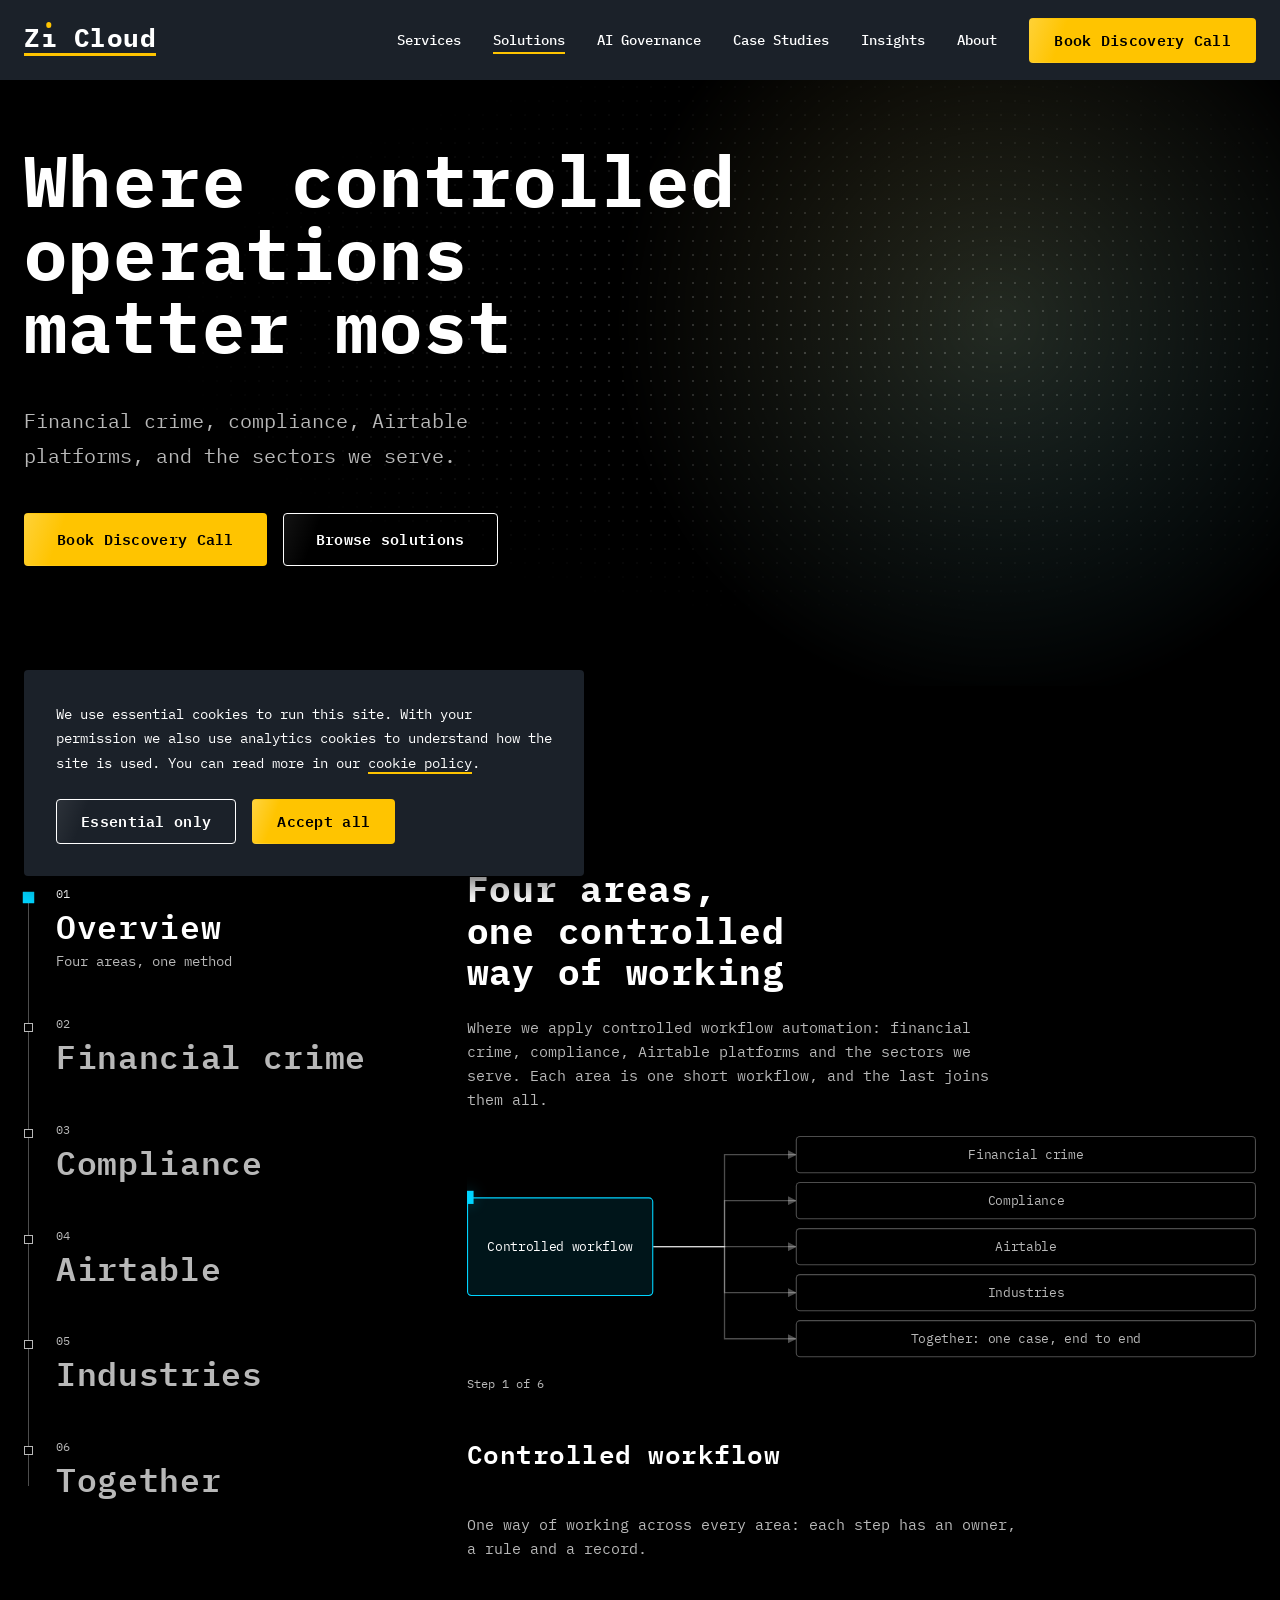
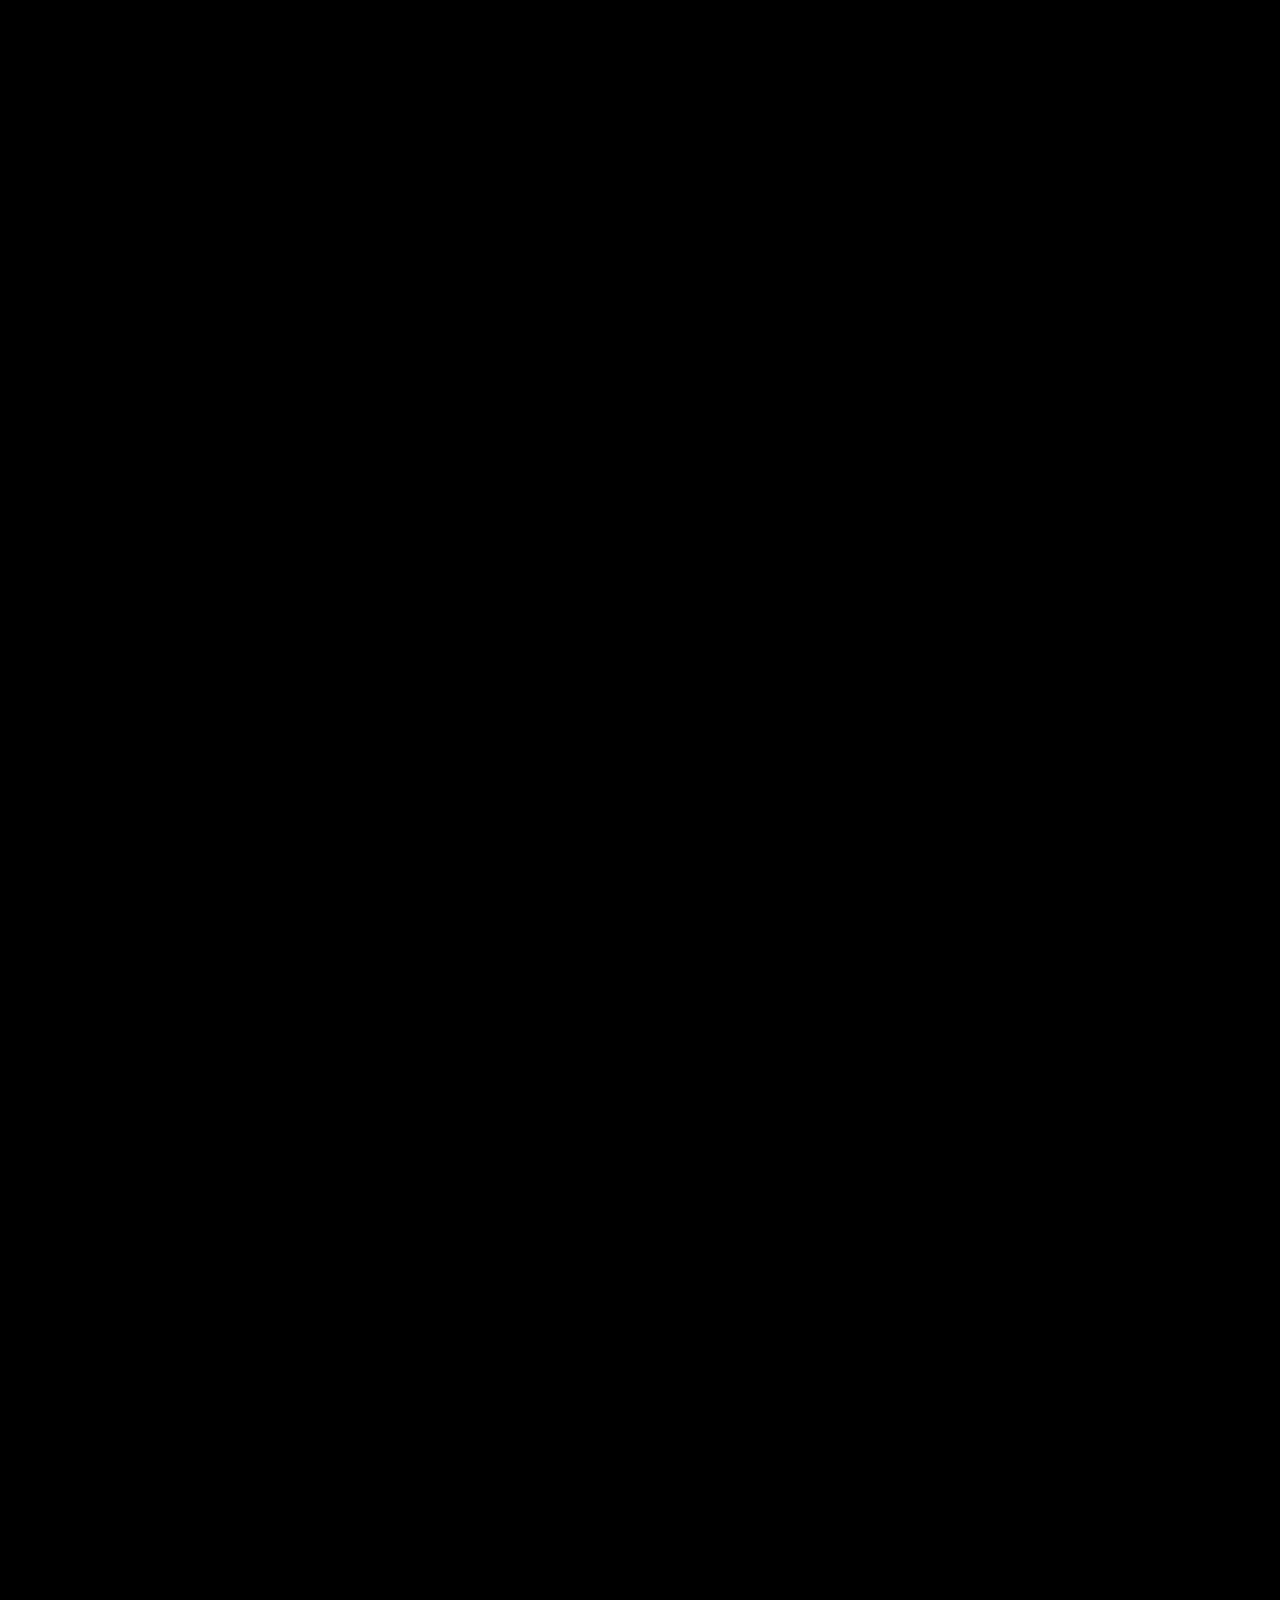
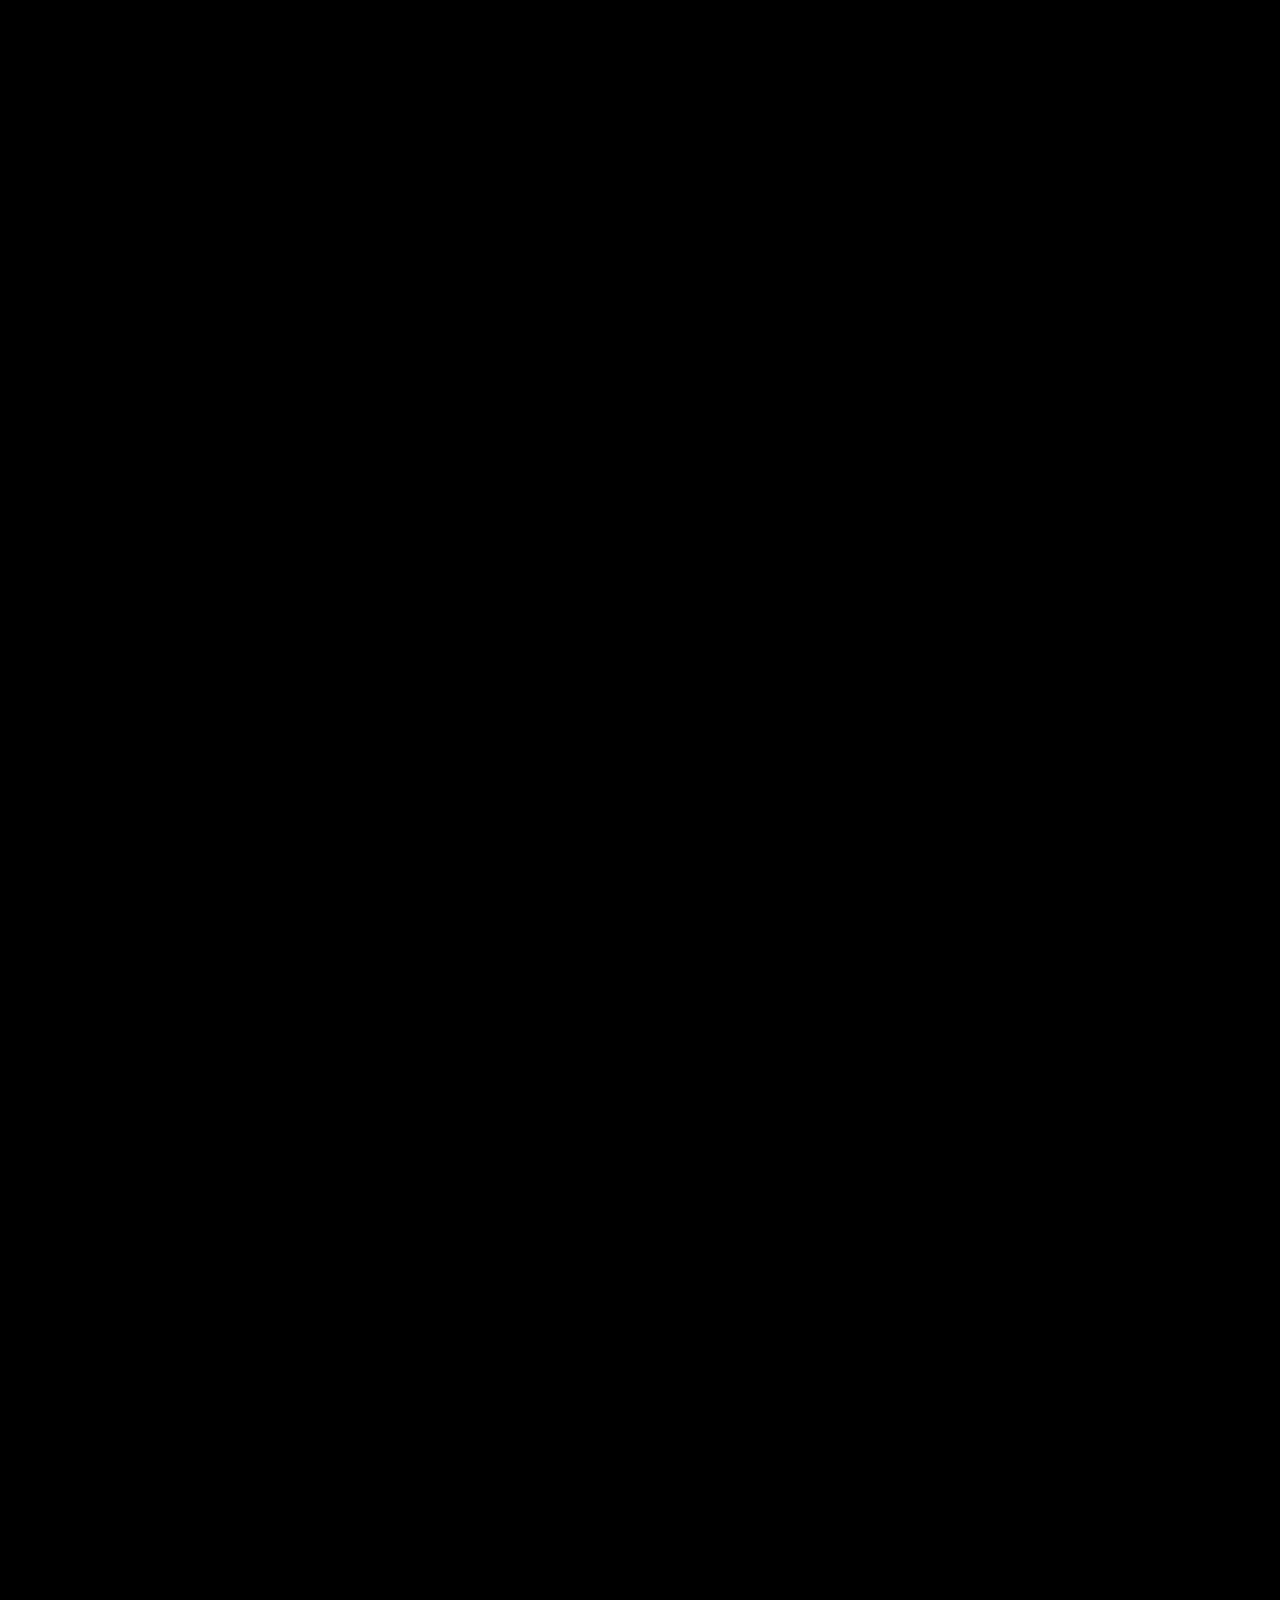
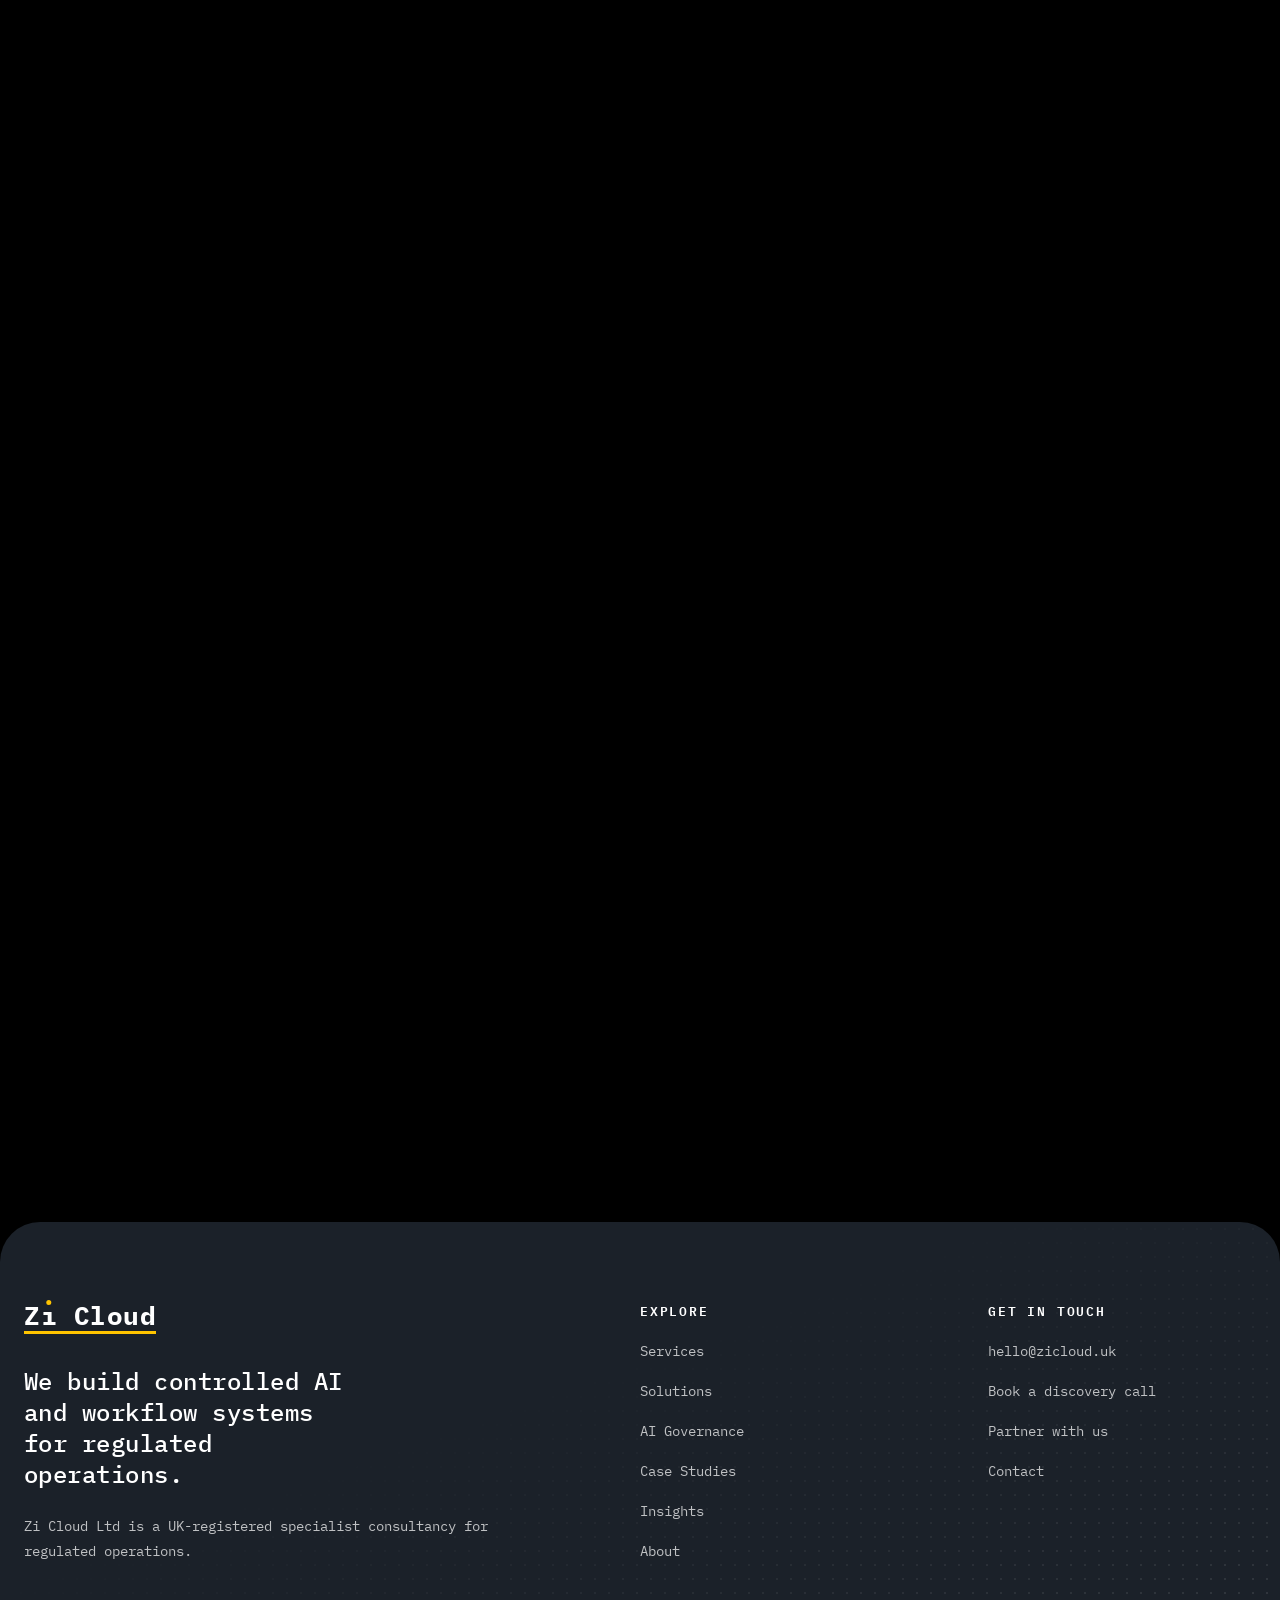
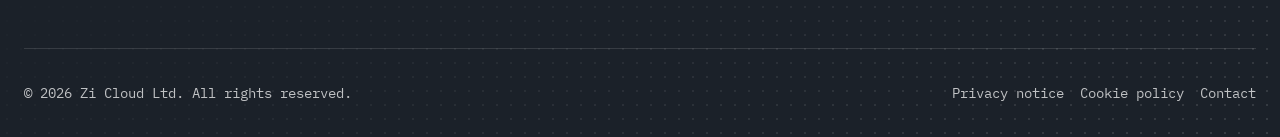
<file: z1-cloud/solutions/index.html>
<!doctype html>
<html lang="en-GB">
<head>
  <meta charset="utf-8">
  <meta name="viewport" content="width=device-width, initial-scale=1">
  <title>Solutions: Financial Crime, Compliance, Airtable and Industries | Zi Cloud Ltd</title>
  <meta name="description" content="Controlled workflow automation for AML, KYC, screening, investigations, compliance operations, Airtable platforms and regulated sectors.">
  <meta property="og:title" content="Solutions: Financial Crime, Compliance, Airtable and Industries | Zi Cloud Ltd">
  <meta property="og:description" content="Controlled workflow automation for AML, KYC, screening, investigations, compliance operations, Airtable platforms and regulated sectors.">
  <meta property="og:locale" content="en_GB">
  <meta property="og:type" content="website">

  <!-- Fonts: Clash Display (headings) + IBM Plex Mono (body) -->
  <link rel="preconnect" href="https://api.fontshare.com" crossorigin>
  <link rel="preconnect" href="https://fonts.googleapis.com">
  <link rel="preconnect" href="https://fonts.gstatic.com" crossorigin>
  <link rel="stylesheet" href="https://api.fontshare.com/v2/css?f[]=clash-display@400,500,600,700&display=swap">
  <link rel="stylesheet" href="https://fonts.googleapis.com/css2?family=IBM+Plex+Mono:wght@400;500;600;700&display=swap">

  <!-- Global styles, then page styles -->
  <link rel="stylesheet" href="../global-css/main.css">
  <link rel="stylesheet" href="solutions.css">

  <!-- Marks the page as JS-enabled before paint, so motion start states never flash -->
  <script>document.documentElement.classList.add('js')</script>
</head>
<body>
  <a class="skip-link" href="#main">Skip to content</a>
  <div class="scroll-progress" aria-hidden="true"></div>

  <header class="site-header">
    <div class="container site-header__inner">
      <a class="logo" href="../index.html" aria-label="Zi Cloud, home">
        <span class="logo__word" aria-hidden="true">Zi Cloud</span>
      </a>

      <button class="nav-toggle" type="button" aria-expanded="false" aria-controls="site-nav">Menu</button>

      <nav class="nav" id="site-nav" aria-label="Main">
        <ul class="nav__list" role="list">
          <li><a class="nav__link" href="../services/index.html">Services</a></li>
          <li><a class="nav__link" href="../solutions/index.html" aria-current="page">Solutions</a></li>
          <li><a class="nav__link" href="../ai-governance/index.html">AI Governance</a></li>
          <li><a class="nav__link" href="../case-studies/index.html">Case Studies</a></li>
          <li><a class="nav__link" href="../insights/index.html">Insights</a></li>
          <li><a class="nav__link" href="../about/index.html">About</a></li>
        </ul>
        <a class="btn btn--primary" href="../contact/index.html#discovery">Book Discovery Call</a>
      </nav>
    </div>
  </header>

  <main id="main">
    <section class="hero page-hero glow sol-hero" aria-labelledby="page-title" style="--gx:78%;--gy:40%;--gs:60vw">
      <div class="dot-field" aria-hidden="true"></div>
      <div class="container hero__inner hero-enter">
        <h1 class="page-hero__title" id="page-title">Where controlled operations matter most</h1>
        <p class="lead text-muted">Financial crime, compliance, Airtable platforms, and the sectors we serve.</p>
        <div class="cluster"><a class="btn btn--primary btn--lg" href="../contact/index.html#discovery">Book Discovery Call</a><a class="btn btn--outline btn--lg" href="#solutions-list">Browse solutions</a></div>
      </div>
    </section>

    <section class="section sol-section" id="solutions-list" aria-label="Solutions">
      <div class="container sol-layout">
        <aside class="sol-nav" aria-label="Solution areas"><span class="sol-nav__rail" aria-hidden="true"><i></i></span><ol role="list"><li><a class="sol-nav__link" href="#overview" data-i="0"><span class="sol-nav__n">01</span><span class="sol-nav__t">Overview</span><span class="sol-nav__d">Four areas, one method</span></a></li><li><a class="sol-nav__link" href="#financial-crime" data-i="1"><span class="sol-nav__n">02</span><span class="sol-nav__t">Financial crime</span><span class="sol-nav__d">Alerts, cases and SARs</span></a></li><li><a class="sol-nav__link" href="#compliance" data-i="2"><span class="sol-nav__n">03</span><span class="sol-nav__t">Compliance</span><span class="sol-nav__d">Controls and evidence</span></a></li><li><a class="sol-nav__link" href="#airtable" data-i="3"><span class="sol-nav__n">04</span><span class="sol-nav__t">Airtable</span><span class="sol-nav__d">An operational control platform</span></a></li><li><a class="sol-nav__link" href="#industries" data-i="4"><span class="sol-nav__n">05</span><span class="sol-nav__t">Industries</span><span class="sol-nav__d">Six regulated sectors</span></a></li><li><a class="sol-nav__link" href="#together" data-i="5"><span class="sol-nav__n">06</span><span class="sol-nav__t">Together</span><span class="sol-nav__d">One case, end to end</span></a></li></ol></aside>
        <div class="sol-stages">
        <section class="sol-stage" id="overview" aria-labelledby="overview-t" data-wf="overview">
          <p class="sol-k">Overview</p>
          <h2 class="sol-h" id="overview-t">Four areas, one controlled way of working</h2>
          <p class="sol-lead">Where we apply controlled workflow automation: financial crime, compliance, Airtable platforms and the sectors we serve. Each area is one short workflow, and the last joins them all.</p>
          <div class="wf" data-wf-root></div>
        </section>
        <section class="sol-stage" id="financial-crime" aria-labelledby="financial-crime-t" data-wf="financial-crime">
          <p class="sol-k">Financial crime operations</p>
          <h2 class="sol-h" id="financial-crime-t">From alert to SAR, with a record at every stage</h2>
          <div class="wf" data-wf-root></div>
        </section>
        <section class="sol-stage" id="compliance" aria-labelledby="compliance-t" data-wf="compliance">
          <p class="sol-k">Compliance operations</p>
          <h2 class="sol-h" id="compliance-t">Evidence as a by-product of operating the control</h2>
          <div class="wf" data-wf-root></div>
        </section>
        <section class="sol-stage" id="airtable" aria-labelledby="airtable-t" data-wf="airtable">
          <p class="sol-k">Airtable for regulated organisations</p>
          <h2 class="sol-h" id="airtable-t">Not a database. An operational control platform.</h2>
          <div class="wf" data-wf-root></div>
        </section>
        <section class="sol-stage" id="industries" aria-labelledby="industries-t" data-wf="industries">
          <p class="sol-k">Industries</p>
          <h2 class="sol-h" id="industries-t">Sector-specific controls, not one template</h2>
          <div class="ind-tabs" role="tablist" aria-label="Industries"><button type="button" class="ind-tab is-on" role="tab" id="tab-0" aria-controls="ind-0" aria-selected="true" tabindex="0">Financial Services</button><button type="button" class="ind-tab" role="tab" id="tab-1" aria-controls="ind-1" aria-selected="false" tabindex="-1">FinTech</button><button type="button" class="ind-tab" role="tab" id="tab-2" aria-controls="ind-2" aria-selected="false" tabindex="-1">Payments</button><button type="button" class="ind-tab" role="tab" id="tab-3" aria-controls="ind-3" aria-selected="false" tabindex="-1">Insurance</button><button type="button" class="ind-tab" role="tab" id="tab-4" aria-controls="ind-4" aria-selected="false" tabindex="-1">RegTech</button><button type="button" class="ind-tab" role="tab" id="tab-5" aria-controls="ind-5" aria-selected="false" tabindex="-1">Professional Services</button></div>
          <div class="ind-panels" data-plain><div class="ind is-active" id="ind-0" role="tabpanel" aria-labelledby="tab-0"><p class="sol-lead">Banks, building societies, wealth managers and asset managers facing growing operational and regulatory load.</p><ul class="ind__list" role="list"><li>Financial crime alert and case management</li><li>Client onboarding and periodic review</li><li>Complaints handling and root cause analysis</li></ul></div><div class="ind" id="ind-1" role="tabpanel" aria-labelledby="tab-1" hidden><p class="sol-lead">Scaling lenders, neobanks and digital platforms that must grow operations as fast as their customer base.</p><ul class="ind__list" role="list"><li>Onboarding and identity verification</li><li>Transaction monitoring alert handling</li><li>Customer support escalations with compliance impact</li></ul></div><div class="ind" id="ind-2" role="tabpanel" aria-labelledby="tab-2" hidden><p class="sol-lead">Payment institutions and merchant acquirers handling high volumes, tight timelines and intense financial crime scrutiny.</p><ul class="ind__list" role="list"><li>Merchant onboarding and enhanced due diligence</li><li>Dispute and chargeback case management</li><li>Sanctions alert disposition</li></ul></div><div class="ind" id="ind-3" role="tabpanel" aria-labelledby="tab-3" hidden><p class="sol-lead">Insurers and intermediaries with complex claims, distribution oversight and growing fraud and conduct obligations.</p><ul class="ind__list" role="list"><li>Claims triage and referral</li><li>Intermediary monitoring and remediation</li><li>Fraud investigation case management</li></ul></div><div class="ind" id="ind-4" role="tabpanel" aria-labelledby="tab-4" hidden><p class="sol-lead">Technology providers whose products must themselves operate to the controls they help clients meet.</p><ul class="ind__list" role="list"><li>Client implementation and change control</li><li>Support escalation with data access governance</li><li>Internal control testing for product claims</li></ul></div><div class="ind" id="ind-5" role="tabpanel" aria-labelledby="tab-5" hidden><p class="sol-lead">Law, accounting and advisory firms with client acceptance, conflicts and anti-money laundering obligations.</p><ul class="ind__list" role="list"><li>Client and matter acceptance</li><li>Conflict clearance</li><li>Periodic AML review and training records</li></ul></div></div>
          <div class="wf" data-wf-root></div>
        </section>
        <section class="sol-stage" id="together" aria-labelledby="together-t" data-wf="together">
          <p class="sol-k">All four together</p>
          <h2 class="sol-h" id="together-t">One case, end to end</h2>
          <div class="wf" data-wf-root></div>
        </section>
        </div>
      </div>
    </section>
  </main>

  <footer class="site-footer">
    <div class="container">
      <div class="site-footer__grid">
        <div class="site-footer__about">
          <a class="logo" href="../index.html" aria-label="Zi Cloud, home"><span class="logo__word" aria-hidden="true">Zi Cloud</span></a>
          <p class="site-footer__line">We build controlled AI and workflow systems for regulated operations.</p>
          <p>Zi Cloud Ltd is a UK-registered specialist consultancy for regulated operations.</p>
        </div>

        <nav aria-label="Footer">
          <h4>Explore</h4>
          <ul class="site-footer__list" role="list">
            <li><a href="../services/index.html">Services</a></li>
            <li><a href="../solutions/index.html">Solutions</a></li>
            <li><a href="../ai-governance/index.html">AI Governance</a></li>
            <li><a href="../case-studies/index.html">Case Studies</a></li>
            <li><a href="../insights/index.html">Insights</a></li>
            <li><a href="../about/index.html">About</a></li>
          </ul>
        </nav>

        <div>
          <h4>Get in touch</h4>
          <ul class="site-footer__list" role="list">
            <li><a href="mailto:hello@zicloud.uk">hello@zicloud.uk</a></li>
            <li><a href="../contact/index.html#discovery">Book a discovery call</a></li>
            <li><a href="../contact/index.html#partner">Partner with us</a></li>
            <li><a href="../contact/index.html">Contact</a></li>
          </ul>
        </div>
      </div>

      <div class="site-footer__legal">
        <p>© 2026 Zi Cloud Ltd. All rights reserved.</p>
        <p class="cluster"><a href="../privacy/index.html">Privacy notice</a> <a href="../cookies/index.html">Cookie policy</a> <a href="../contact/index.html">Contact</a></p>
      </div>
    </div>
  </footer>

  <div class="cookie-banner" role="region" aria-label="Cookie consent" hidden>
    <p>We use essential cookies to run this site. With your permission we also use analytics cookies to understand how the site is used. You can read more in our <a class="text-link" href="../cookies/index.html">cookie policy</a>.</p>
    <div class="cluster">
      <button class="btn btn--outline" type="button" data-cookie="essential">Essential only</button>
      <button class="btn btn--primary" type="button" data-cookie="all">Accept all</button>
    </div>
  </div>

  <script src="../js/main.js" defer></script>
  <script src="../js/inner.js" defer></script>
  <script src="../js/solutions-stage.js" defer></script>
  <script src="../js/solutions-flows.js" defer></script>
</body>
</html>
</file>
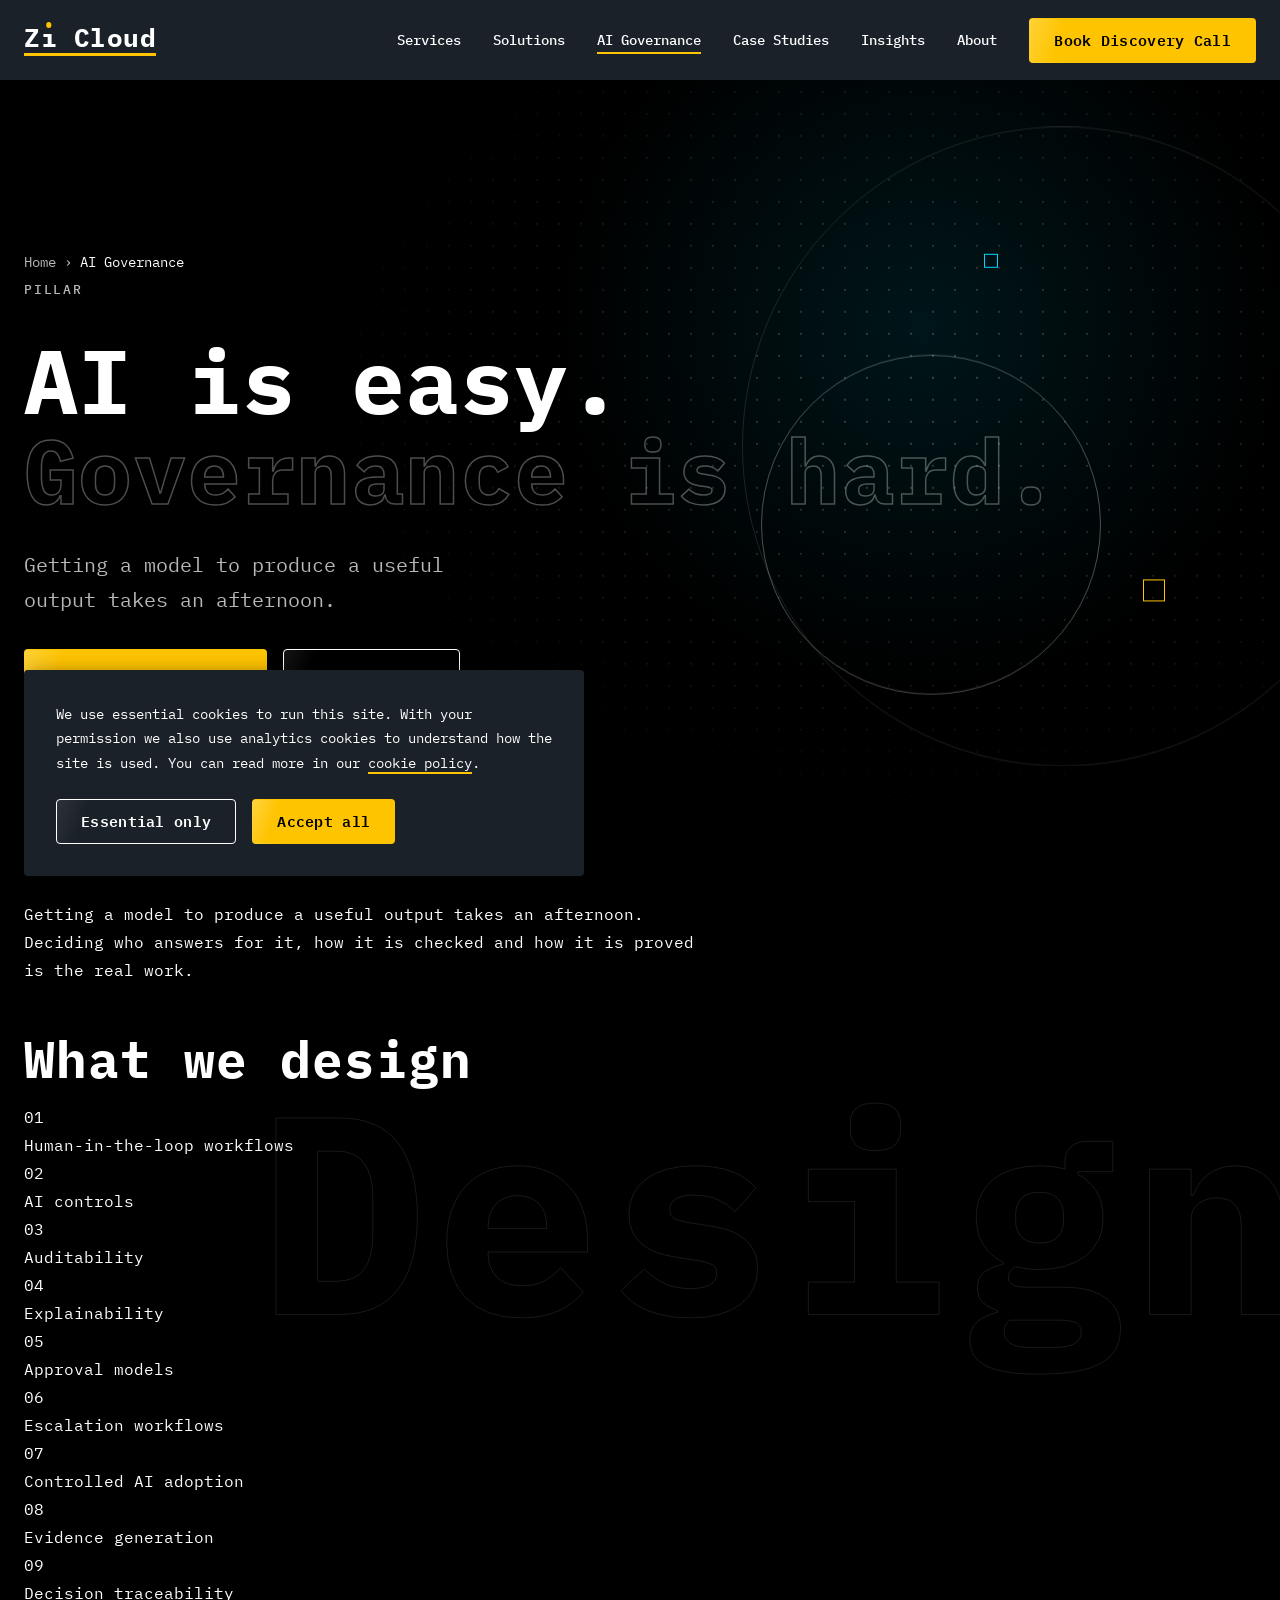
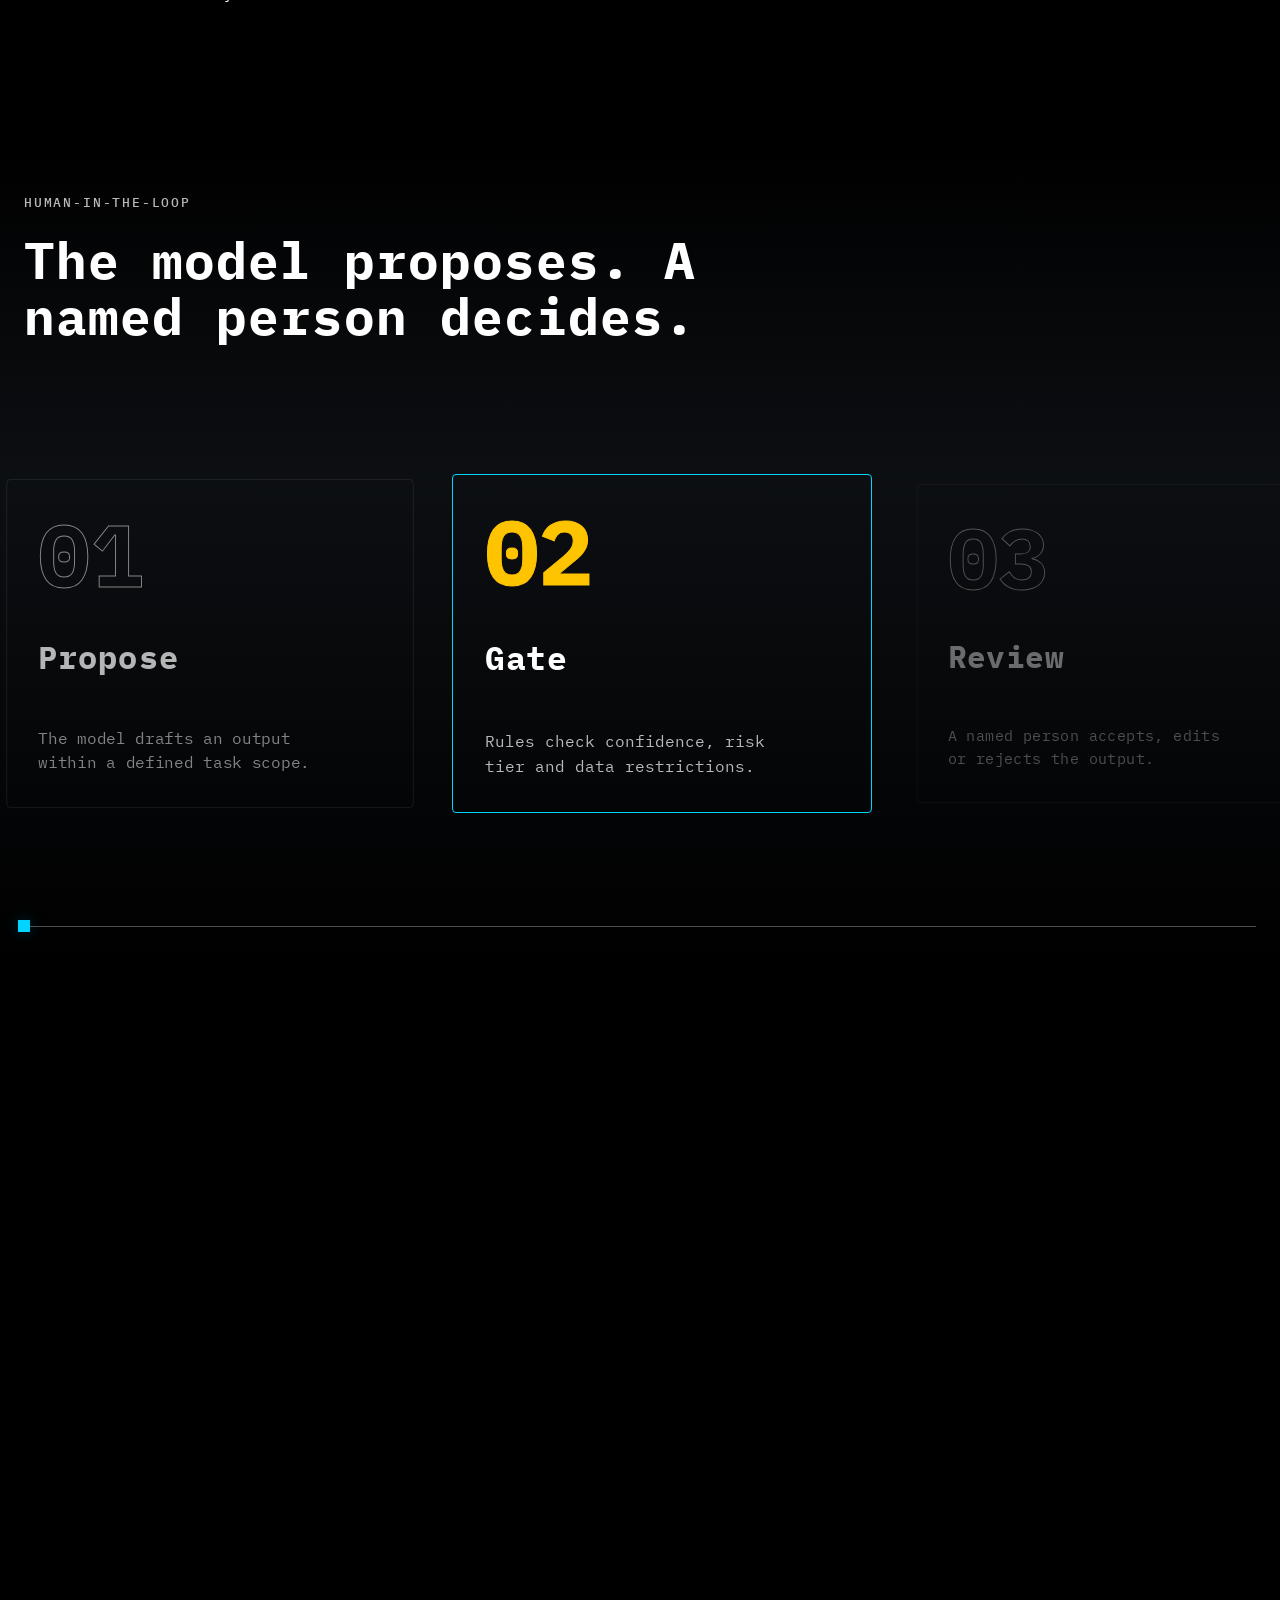
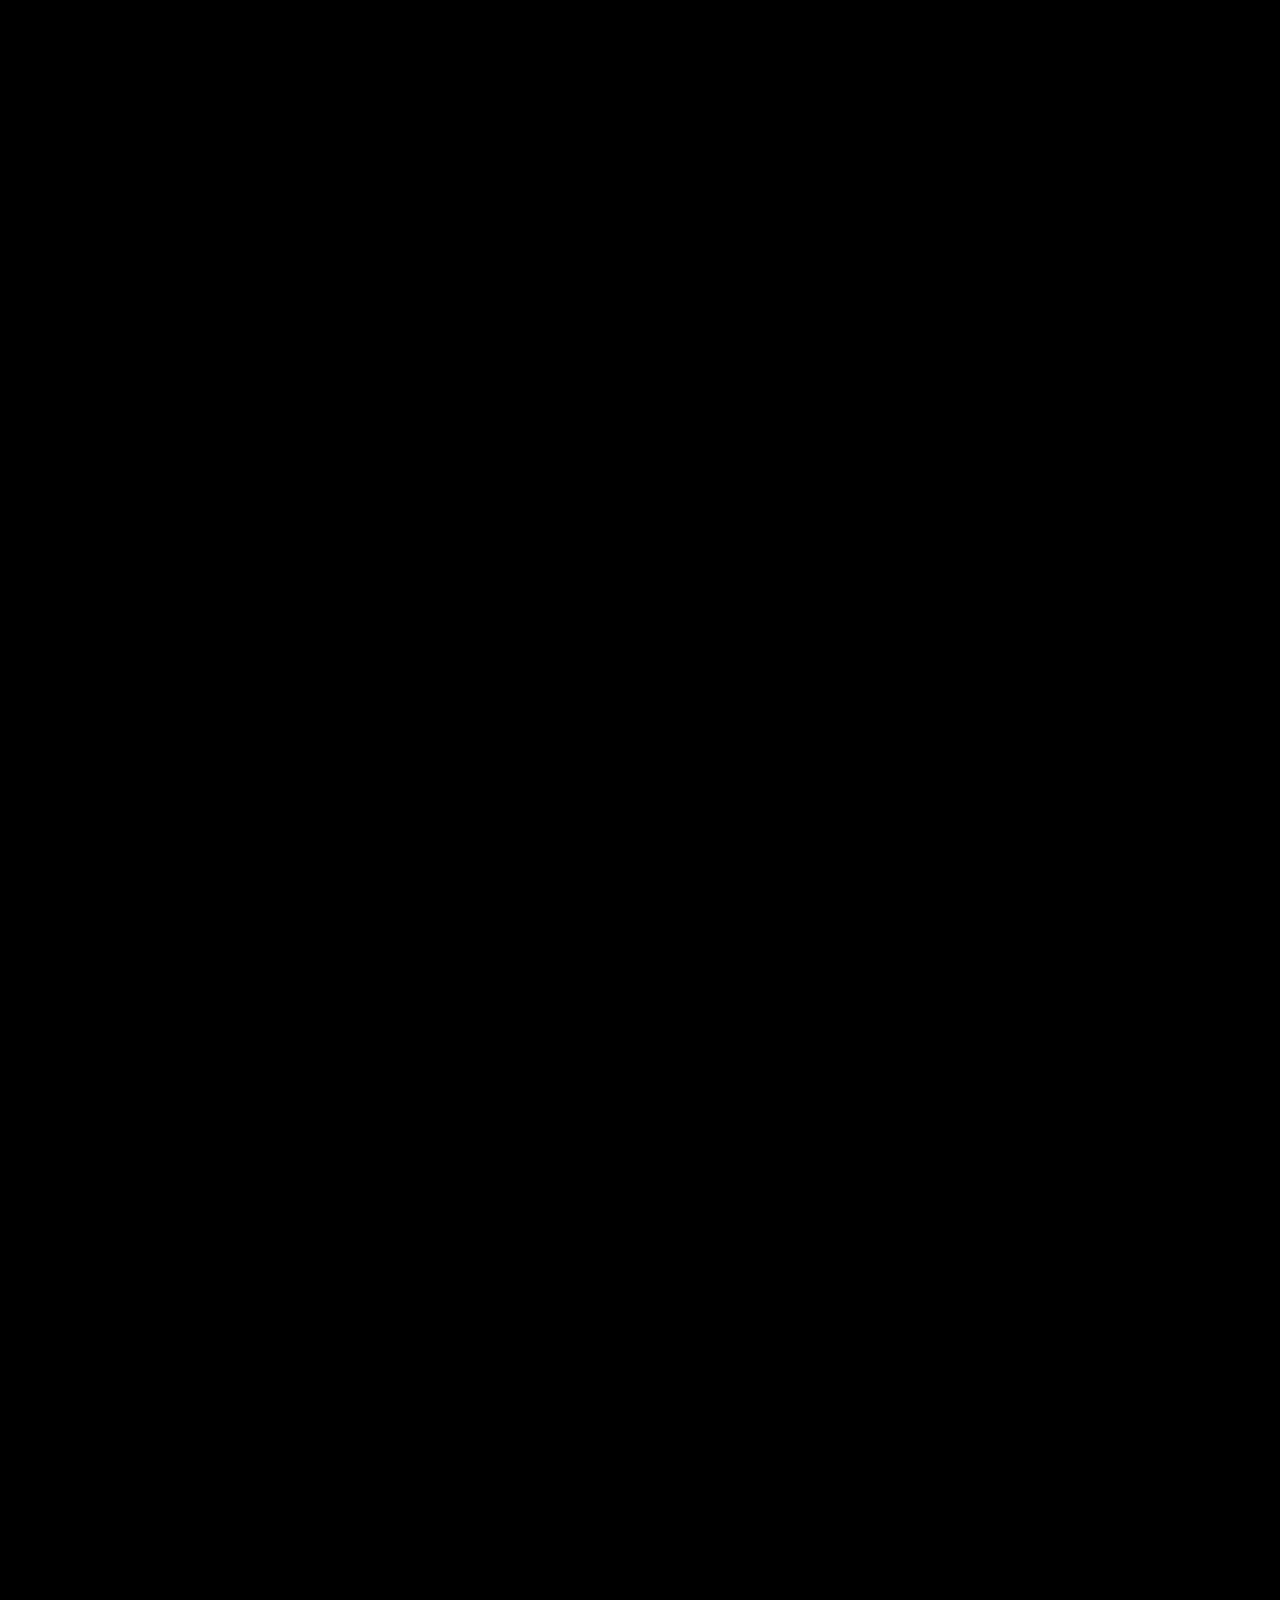
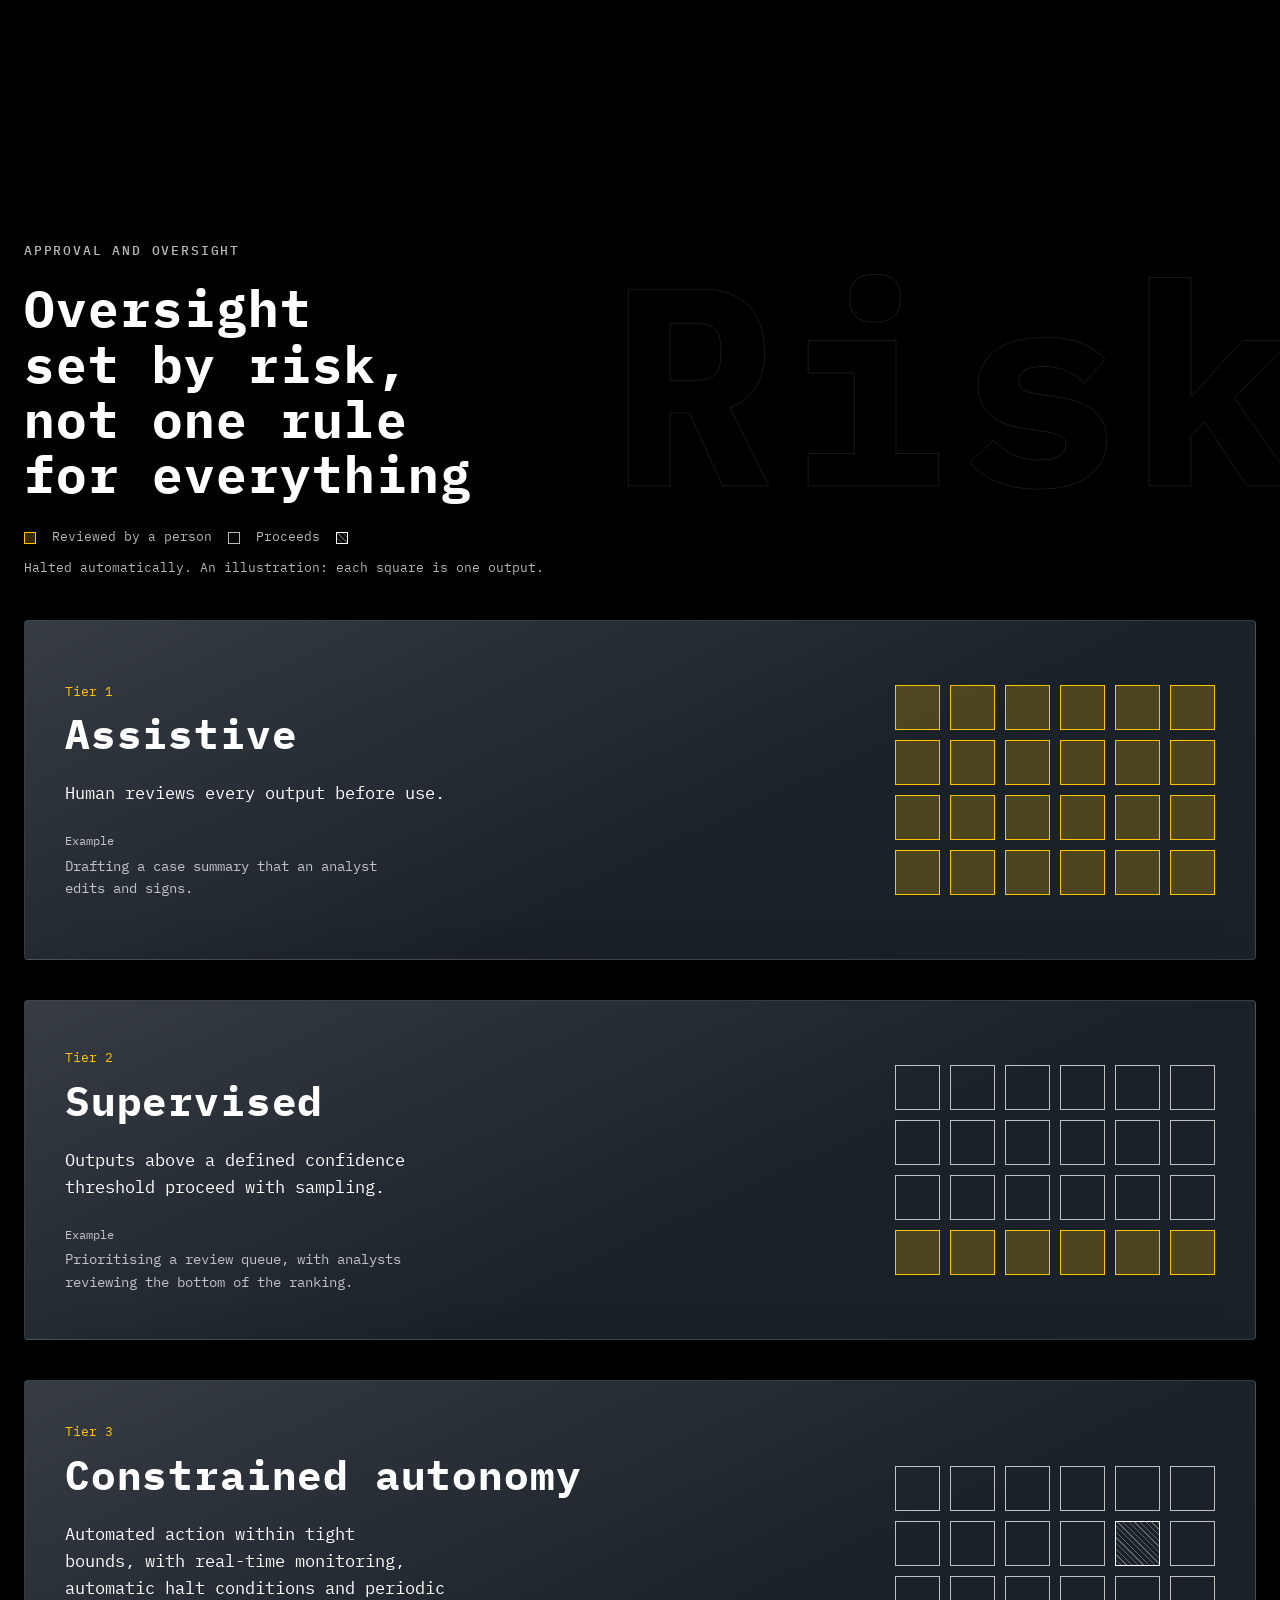
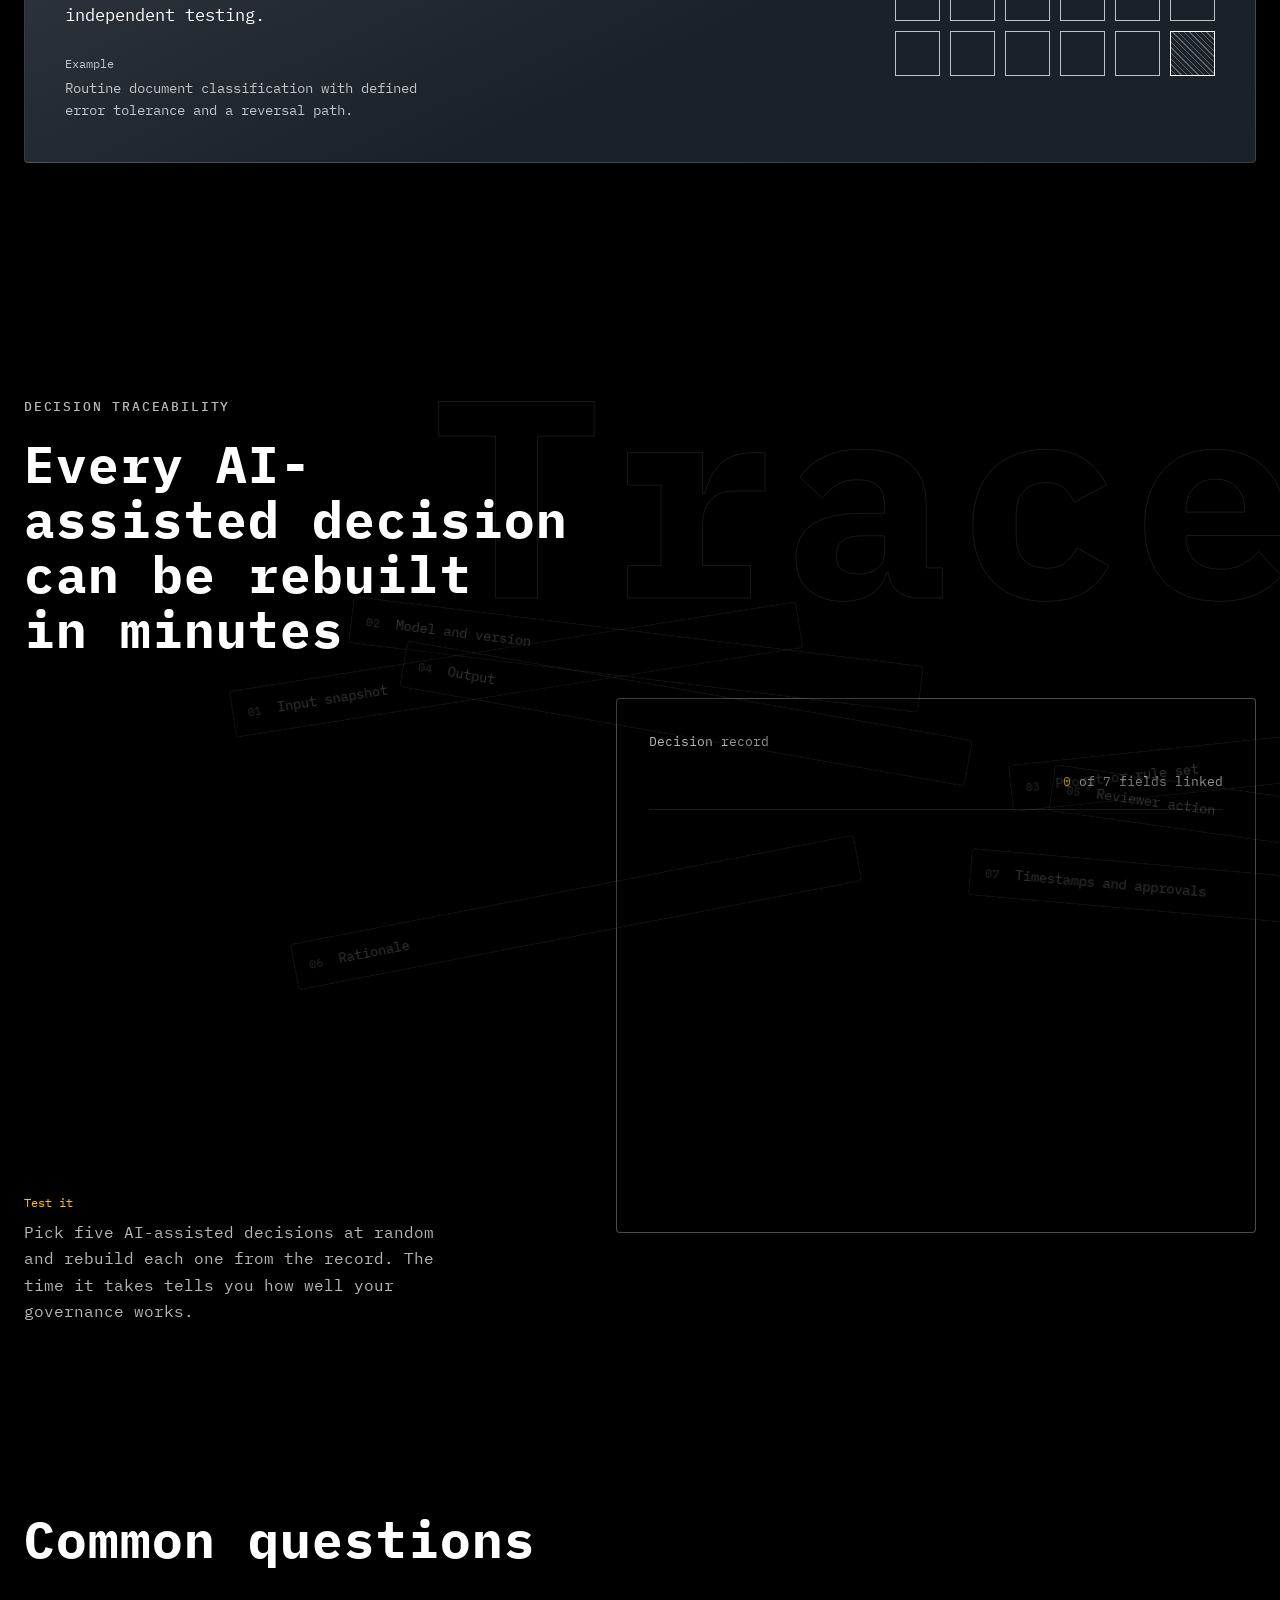
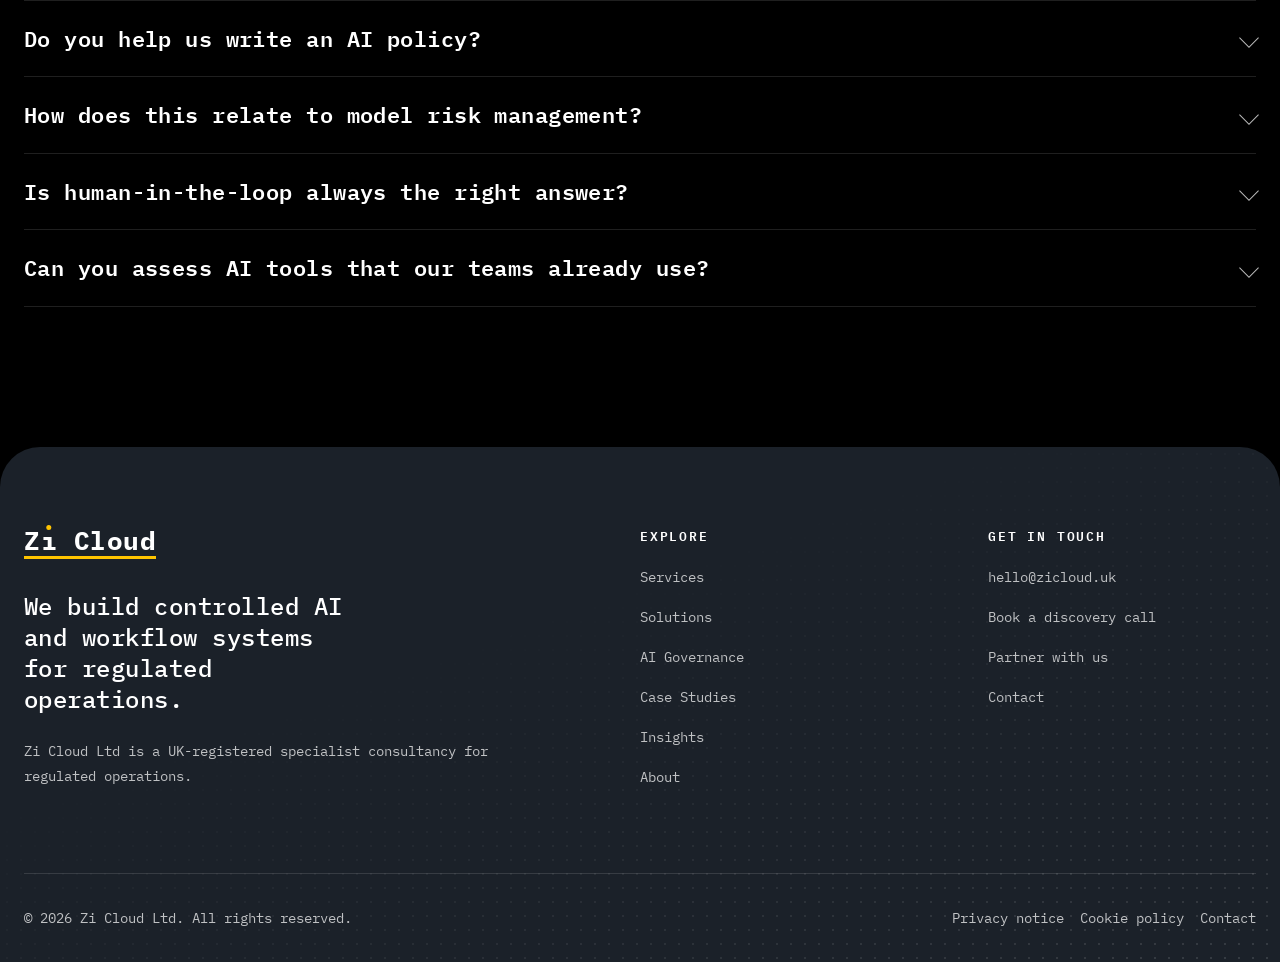
<file: z1-cloud/ai-governance/index.pre-plan.html>
<!doctype html>
<html lang="en-GB">
<head>
  <meta charset="utf-8">
  <meta name="viewport" content="width=device-width, initial-scale=1">
  <title>AI Governance Consulting: Human-in-the-Loop, Auditability and Controls | Zi Cloud Ltd</title>
  <meta name="description" content="AI governance design for regulated organisations: human-in-the-loop workflows, AI controls, approval models, escalation, auditability and decision traceability.">
  <meta property="og:title" content="AI Governance Consulting: Human-in-the-Loop, Auditability and Controls | Zi Cloud Ltd">
  <meta property="og:description" content="AI governance design for regulated organisations: human-in-the-loop workflows, AI controls, approval models, escalation, auditability and decision traceability.">
  <meta property="og:locale" content="en_GB">
  <meta property="og:type" content="website">

  <!-- Fonts: Clash Display (headings) + IBM Plex Mono (body) -->
  <link rel="preconnect" href="https://api.fontshare.com" crossorigin>
  <link rel="preconnect" href="https://fonts.googleapis.com">
  <link rel="preconnect" href="https://fonts.gstatic.com" crossorigin>
  <link rel="stylesheet" href="https://api.fontshare.com/v2/css?f[]=clash-display@400,500,600,700&display=swap">
  <link rel="stylesheet" href="https://fonts.googleapis.com/css2?family=IBM+Plex+Mono:wght@400;500;600;700&display=swap">

  <!-- Global styles, then page styles -->
  <link rel="stylesheet" href="../global-css/main.css">
  <link rel="stylesheet" href="ai-governance.css">

  <!-- Marks the page as JS-enabled before paint, so motion start states never flash -->
  <script>document.documentElement.classList.add('js')</script>
</head>
<body>
  <a class="skip-link" href="#main">Skip to content</a>
  <div class="scroll-progress" aria-hidden="true"></div>

  <header class="site-header">
    <div class="container site-header__inner">
      <a class="logo" href="../index.html" aria-label="Zi Cloud, home">
        <span class="logo__word" aria-hidden="true">Zi Cloud</span>
      </a>

      <button class="nav-toggle" type="button" aria-expanded="false" aria-controls="site-nav">Menu</button>

      <nav class="nav" id="site-nav" aria-label="Main">
        <ul class="nav__list" role="list">
          <li><a class="nav__link" href="../services/index.html">Services</a></li>
          <li><a class="nav__link" href="../solutions/index.html">Solutions</a></li>
          <li><a class="nav__link" href="../ai-governance/index.html" aria-current="page">AI Governance</a></li>
          <li><a class="nav__link" href="../case-studies/index.html">Case Studies</a></li>
          <li><a class="nav__link" href="../insights/index.html">Insights</a></li>
          <li><a class="nav__link" href="../about/index.html">About</a></li>
        </ul>
        <a class="btn btn--primary" href="../contact/index.html#discovery">Book Discovery Call</a>
      </nav>
    </div>
  </header>

  <main id="main">
    <section class="aig-hero" aria-labelledby="page-title" data-hero>
      <div class="aig-hero__bg" aria-hidden="true">
        <span class="plx plx--dots" data-plx="0.25"></span>
        <span class="plx plx--ring plx--r1" data-plx="0.55"></span>
        <span class="plx plx--ring plx--r2" data-plx="0.9"></span>
        <span class="plx plx--sq plx--s1" data-plx="1.3"></span>
        <span class="plx plx--sq plx--s2" data-plx="1.8"></span>
      </div>
      <div class="container aig-hero__in">
        <nav class="breadcrumb" aria-label="Breadcrumb"><ol><li><a href="../index.html">Home</a></li><li><span aria-current="page">AI Governance</span></li></ol></nav>
        <p class="eyebrow">Pillar</p>
        <h1 class="aig-h1" id="page-title"><span class="aig-h1__a">AI is easy.</span><span class="aig-h1__b" data-spot><span class="aig-h1__dim">Governance is hard.</span><span class="aig-h1__lit" aria-hidden="true">Governance is hard.</span></span></h1>
        <p class="lead text-muted">Getting a model to produce a useful output takes an afternoon.</p>
        <div class="cluster"><a class="btn btn--primary btn--lg" href="../contact/index.html#discovery">Book Discovery Call</a><a class="btn btn--outline btn--lg" href="#ai-loop">See the loop</a></div>
        <p class="aig-hint">Move your pointer. Governance shows up where you look.</p>
      </div>
    </section>

    <section class="aig-manifesto" aria-label="Why governance">
      <div class="container">
        <p class="aig-scrub" data-scrub>Getting a model to produce a useful output takes an afternoon. Deciding who answers for it, how it is checked and how it is proved is the real work.</p>
      </div>
    </section>

    <section class="aig-sec" id="ai-topics" aria-labelledby="ai-topics-title">
      <span class="aig-bgword" data-plx="-0.35" aria-hidden="true">Design</span>
      <div class="container">
        <h2 class="aig-h2" id="ai-topics-title">What we design</h2>
        <ul class="aig-grid" role="list" data-spotgrid><li class="aig-cell"><span class="aig-cell__n">01</span><p class="aig-cell__t">Human-in-the-loop workflows</p></li><li class="aig-cell"><span class="aig-cell__n">02</span><p class="aig-cell__t">AI controls</p></li><li class="aig-cell"><span class="aig-cell__n">03</span><p class="aig-cell__t">Auditability</p></li><li class="aig-cell"><span class="aig-cell__n">04</span><p class="aig-cell__t">Explainability</p></li><li class="aig-cell"><span class="aig-cell__n">05</span><p class="aig-cell__t">Approval models</p></li><li class="aig-cell"><span class="aig-cell__n">06</span><p class="aig-cell__t">Escalation workflows</p></li><li class="aig-cell"><span class="aig-cell__n">07</span><p class="aig-cell__t">Controlled AI adoption</p></li><li class="aig-cell"><span class="aig-cell__n">08</span><p class="aig-cell__t">Evidence generation</p></li><li class="aig-cell"><span class="aig-cell__n">09</span><p class="aig-cell__t">Decision traceability</p></li></ul>
      </div>
    </section>

    <section class="aig-loop" id="ai-loop" aria-labelledby="ai-loop-title" data-hscroll>
      <div class="aig-loop__pin">
        <div class="container aig-loop__head">
          <p class="eyebrow">Human-in-the-loop</p>
          <h2 class="aig-h2" id="ai-loop-title">The model proposes. A named person decides.</h2>
        </div>
        <div class="aig-loop__view"><ol class="aig-loop__track" role="list" aria-label="The five steps of the loop"><li class="aig-step"><span class="aig-step__n">01</span><h3 class="aig-step__t">Propose</h3><p class="aig-step__d">The model drafts an output within a defined task scope.</p></li><li class="aig-step"><span class="aig-step__n">02</span><h3 class="aig-step__t">Gate</h3><p class="aig-step__d">Rules check confidence, risk tier and data restrictions.</p></li><li class="aig-step"><span class="aig-step__n">03</span><h3 class="aig-step__t">Review</h3><p class="aig-step__d">A named person accepts, edits or rejects the output.</p></li><li class="aig-step"><span class="aig-step__n">04</span><h3 class="aig-step__t">Escalate</h3><p class="aig-step__d">Exceptions and disagreements route to the accountable owner.</p></li><li class="aig-step"><span class="aig-step__n">05</span><h3 class="aig-step__t">Record</h3><p class="aig-step__d">Input, output, decision and rationale are stored immutably.</p></li></ol></div>
        <div class="container"><div class="aig-loop__rail" aria-hidden="true"><i></i><b></b></div></div>
      </div>
    </section>

    <section class="aig-sec" id="ai-tiers" aria-labelledby="ai-tiers-title">
      <span class="aig-bgword" data-plx="-0.5" aria-hidden="true">Risk</span>
      <div class="container">
        <p class="eyebrow">Approval and oversight</p>
        <h2 class="aig-h2" id="ai-tiers-title">Oversight set by risk, not one rule for everything</h2>
        <p class="aig-legend"><span class="d d--rev"></span>Reviewed by a person <span class="d d--go"></span>Proceeds <span class="d d--halt"></span>Halted automatically. An illustration: each square is one output.</p>
        <div class="aig-stack">
          <article class="aig-tier" style="--i:0">
            <div class="aig-tier__txt"><p class="aig-tier__k">Tier 1</p><h3 class="aig-tier__t">Assistive</h3><p class="aig-tier__o">Human reviews every output before use.</p><p class="aig-tier__e"><span>Example</span>Drafting a case summary that an analyst edits and signs.</p></div>
            <div class="aig-dots" aria-hidden="true"><i class="d d--rev" style="--j:0"></i><i class="d d--rev" style="--j:1"></i><i class="d d--rev" style="--j:2"></i><i class="d d--rev" style="--j:3"></i><i class="d d--rev" style="--j:4"></i><i class="d d--rev" style="--j:5"></i><i class="d d--rev" style="--j:6"></i><i class="d d--rev" style="--j:7"></i><i class="d d--rev" style="--j:8"></i><i class="d d--rev" style="--j:9"></i><i class="d d--rev" style="--j:10"></i><i class="d d--rev" style="--j:11"></i><i class="d d--rev" style="--j:12"></i><i class="d d--rev" style="--j:13"></i><i class="d d--rev" style="--j:14"></i><i class="d d--rev" style="--j:15"></i><i class="d d--rev" style="--j:16"></i><i class="d d--rev" style="--j:17"></i><i class="d d--rev" style="--j:18"></i><i class="d d--rev" style="--j:19"></i><i class="d d--rev" style="--j:20"></i><i class="d d--rev" style="--j:21"></i><i class="d d--rev" style="--j:22"></i><i class="d d--rev" style="--j:23"></i></div>
          </article><article class="aig-tier" style="--i:1">
            <div class="aig-tier__txt"><p class="aig-tier__k">Tier 2</p><h3 class="aig-tier__t">Supervised</h3><p class="aig-tier__o">Outputs above a defined confidence threshold proceed with sampling.</p><p class="aig-tier__e"><span>Example</span>Prioritising a review queue, with analysts reviewing the bottom of the ranking.</p></div>
            <div class="aig-dots" aria-hidden="true"><i class="d d--go" style="--j:0"></i><i class="d d--go" style="--j:1"></i><i class="d d--go" style="--j:2"></i><i class="d d--go" style="--j:3"></i><i class="d d--go" style="--j:4"></i><i class="d d--go" style="--j:5"></i><i class="d d--go" style="--j:6"></i><i class="d d--go" style="--j:7"></i><i class="d d--go" style="--j:8"></i><i class="d d--go" style="--j:9"></i><i class="d d--go" style="--j:10"></i><i class="d d--go" style="--j:11"></i><i class="d d--go" style="--j:12"></i><i class="d d--go" style="--j:13"></i><i class="d d--go" style="--j:14"></i><i class="d d--go" style="--j:15"></i><i class="d d--go" style="--j:16"></i><i class="d d--go" style="--j:17"></i><i class="d d--rev" style="--j:18"></i><i class="d d--rev" style="--j:19"></i><i class="d d--rev" style="--j:20"></i><i class="d d--rev" style="--j:21"></i><i class="d d--rev" style="--j:22"></i><i class="d d--rev" style="--j:23"></i></div>
          </article><article class="aig-tier" style="--i:2">
            <div class="aig-tier__txt"><p class="aig-tier__k">Tier 3</p><h3 class="aig-tier__t">Constrained autonomy</h3><p class="aig-tier__o">Automated action within tight bounds, with real-time monitoring, automatic halt conditions and periodic independent testing.</p><p class="aig-tier__e"><span>Example</span>Routine document classification with defined error tolerance and a reversal path.</p></div>
            <div class="aig-dots" aria-hidden="true"><i class="d d--go" style="--j:0"></i><i class="d d--go" style="--j:1"></i><i class="d d--go" style="--j:2"></i><i class="d d--go" style="--j:3"></i><i class="d d--go" style="--j:4"></i><i class="d d--go" style="--j:5"></i><i class="d d--go" style="--j:6"></i><i class="d d--go" style="--j:7"></i><i class="d d--go" style="--j:8"></i><i class="d d--go" style="--j:9"></i><i class="d d--halt" style="--j:10"></i><i class="d d--go" style="--j:11"></i><i class="d d--go" style="--j:12"></i><i class="d d--go" style="--j:13"></i><i class="d d--go" style="--j:14"></i><i class="d d--go" style="--j:15"></i><i class="d d--go" style="--j:16"></i><i class="d d--go" style="--j:17"></i><i class="d d--go" style="--j:18"></i><i class="d d--go" style="--j:19"></i><i class="d d--go" style="--j:20"></i><i class="d d--go" style="--j:21"></i><i class="d d--go" style="--j:22"></i><i class="d d--halt" style="--j:23"></i></div>
          </article>
        </div>
      </div>
    </section>

    <section class="aig-sec aig-trace" id="ai-trace" aria-labelledby="ai-trace-title" data-trace>
      <span class="aig-bgword" data-plx="-0.4" aria-hidden="true">Trace</span>
      <div class="container">
        <p class="eyebrow">Decision traceability</p>
        <h2 class="aig-h2" id="ai-trace-title">Every AI-assisted decision can be rebuilt in minutes</h2>
        <div class="aig-record">
          <div class="aig-record__head"><p>Decision record</p><p class="aig-record__n" aria-live="polite"><span data-count>0</span> of 7 fields linked</p></div>
          <ul class="aig-chips" role="list"><li class="aig-chip" style="--i:0"><span>01</span>Input snapshot</li><li class="aig-chip" style="--i:1"><span>02</span>Model and version</li><li class="aig-chip" style="--i:2"><span>03</span>Prompt or rule set</li><li class="aig-chip" style="--i:3"><span>04</span>Output</li><li class="aig-chip" style="--i:4"><span>05</span>Reviewer action</li><li class="aig-chip" style="--i:5"><span>06</span>Rationale</li><li class="aig-chip" style="--i:6"><span>07</span>Timestamps and approvals</li></ul>
        </div>
        <p class="aig-test"><span>Test it</span>Pick five AI-assisted decisions at random and rebuild each one from the record. The time it takes tells you how well your governance works.</p>
      </div>
    </section>

    <section class="aig-sec aig-faq" id="ai-faq" aria-labelledby="ai-faq-title">
      <div class="container">
        <h2 class="aig-h2" id="ai-faq-title">Common questions</h2>
        <div class="faq"><details class="acc" data-anim><summary>Do you help us write an AI policy?</summary><div class="acc__body"><p>We can, but our focus is on the operating model that gives the policy effect: the use-case register, approval routes, tiering, monitoring and evidence. A policy that cannot be operated is a liability, so we design the mechanisms first and align the wording to them.</p></div></details><details class="acc" data-anim><summary>How does this relate to model risk management?</summary><div class="acc__body"><p>Where you have a model risk framework, we align tiering and validation expectations to it and extend it to cover generative and workflow-embedded AI, which often falls outside traditional model inventories.</p></div></details><details class="acc" data-anim><summary>Is human-in-the-loop always the right answer?</summary><div class="acc__body"><p>No. Human review adds cost and can become a rubber stamp if the reviewer lacks time or information. We set oversight by risk tier, and we measure whether reviewers are genuinely catching errors.</p></div></details><details class="acc" data-anim><summary>Can you assess AI tools that our teams already use?</summary><div class="acc__body"><p>Yes. Shadow use is common, and it is usually the first thing we surface in discovery. We help you bring existing tools into the register, classify them and decide which should be governed, restricted or retired.</p></div></details></div>
      
      </div>
    </section>
  </main>

  <footer class="site-footer">
    <div class="container">
      <div class="site-footer__grid">
        <div class="site-footer__about">
          <a class="logo" href="../index.html" aria-label="Zi Cloud, home"><span class="logo__word" aria-hidden="true">Zi Cloud</span></a>
          <p class="site-footer__line">We build controlled AI and workflow systems for regulated operations.</p>
          <p>Zi Cloud Ltd is a UK-registered specialist consultancy for regulated operations.</p>
        </div>

        <nav aria-label="Footer">
          <h4>Explore</h4>
          <ul class="site-footer__list" role="list">
            <li><a href="../services/index.html">Services</a></li>
            <li><a href="../solutions/index.html">Solutions</a></li>
            <li><a href="../ai-governance/index.html">AI Governance</a></li>
            <li><a href="../case-studies/index.html">Case Studies</a></li>
            <li><a href="../insights/index.html">Insights</a></li>
            <li><a href="../about/index.html">About</a></li>
          </ul>
        </nav>

        <div>
          <h4>Get in touch</h4>
          <ul class="site-footer__list" role="list">
            <li><a href="mailto:hello@zicloud.uk">hello@zicloud.uk</a></li>
            <li><a href="../contact/index.html#discovery">Book a discovery call</a></li>
            <li><a href="../contact/index.html#partner">Partner with us</a></li>
            <li><a href="../contact/index.html">Contact</a></li>
          </ul>
        </div>
      </div>

      <div class="site-footer__legal">
        <p>© 2026 Zi Cloud Ltd. All rights reserved.</p>
        <p class="cluster"><a href="../privacy/index.html">Privacy notice</a> <a href="../cookies/index.html">Cookie policy</a> <a href="../contact/index.html">Contact</a></p>
      </div>
    </div>
  </footer>

  <div class="cookie-banner" role="region" aria-label="Cookie consent" hidden>
    <p>We use essential cookies to run this site. With your permission we also use analytics cookies to understand how the site is used. You can read more in our <a class="text-link" href="../cookies/index.html">cookie policy</a>.</p>
    <div class="cluster">
      <button class="btn btn--outline" type="button" data-cookie="essential">Essential only</button>
      <button class="btn btn--primary" type="button" data-cookie="all">Accept all</button>
    </div>
  </div>

  <script src="../js/main.js" defer></script>
  <script src="../js/inner.js" defer></script>
  <script src="../js/ai-governance.js" defer></script>
</body>
</html>
</file>
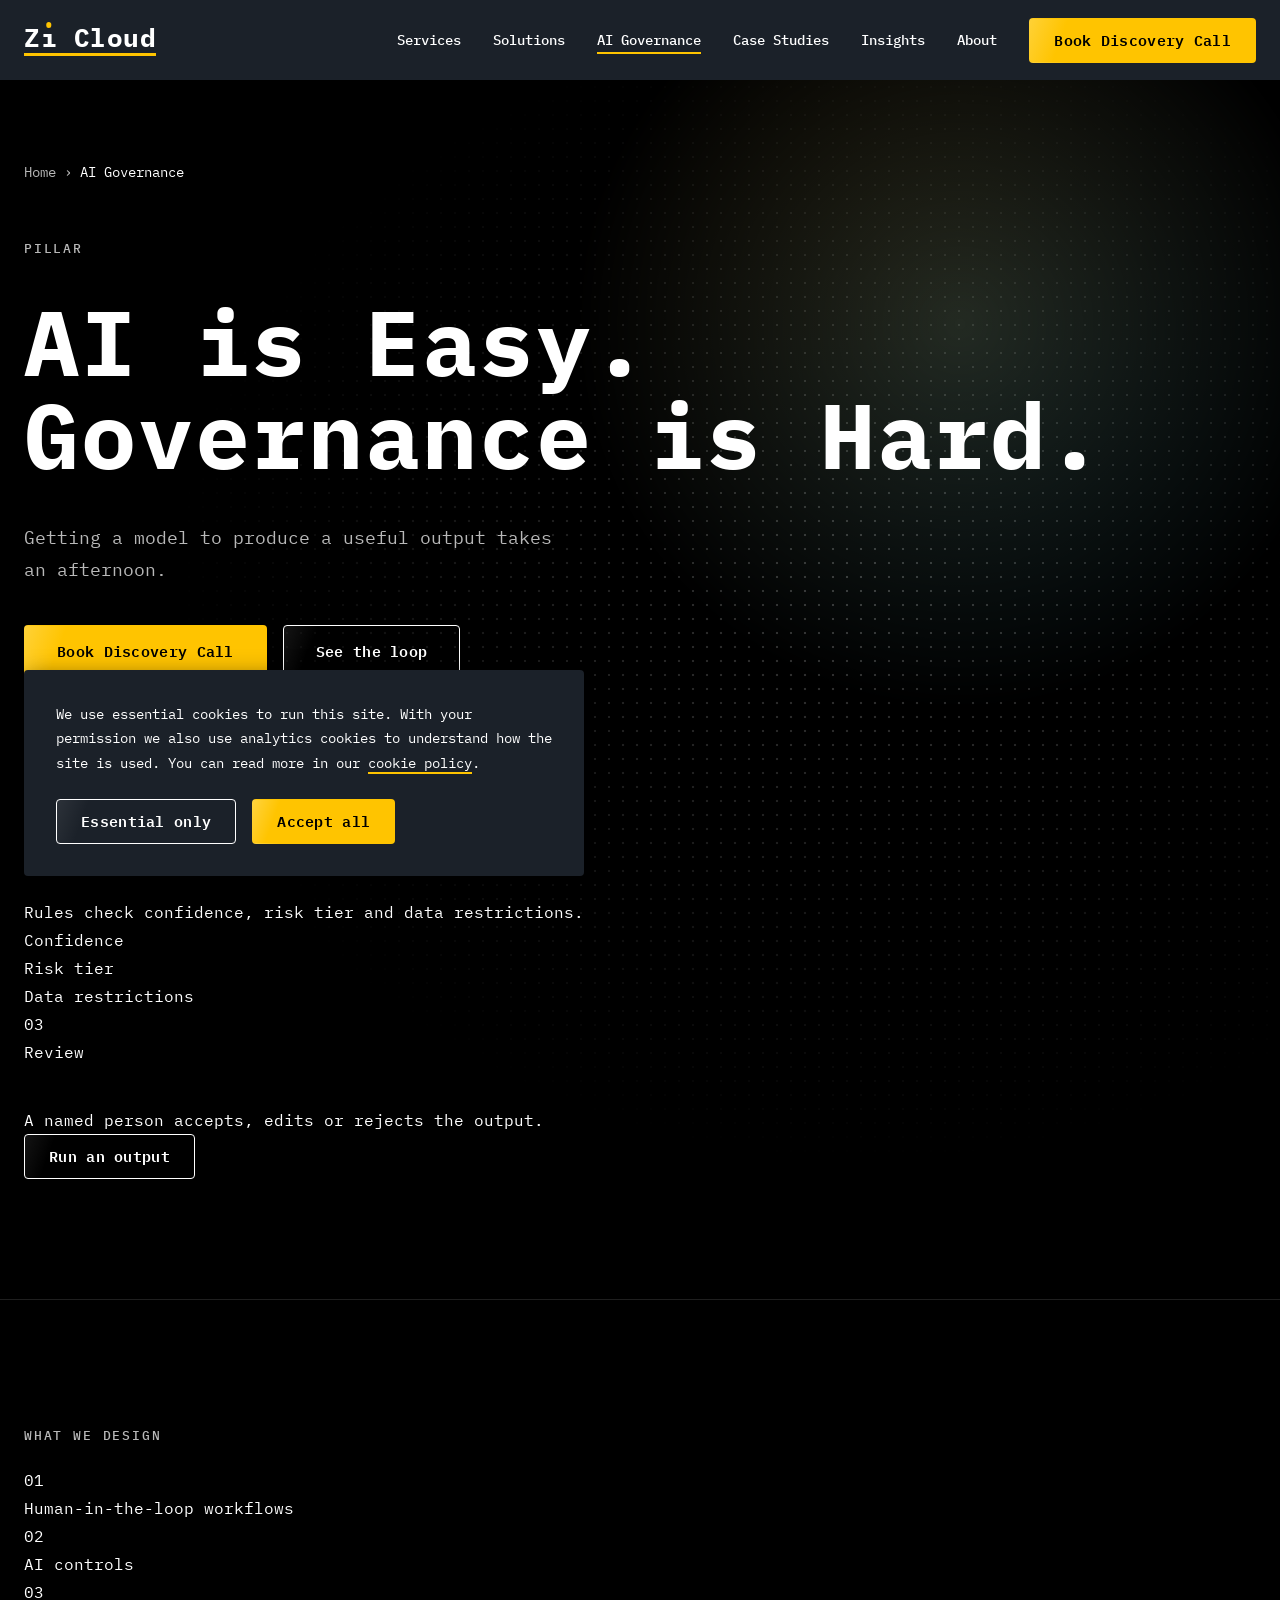
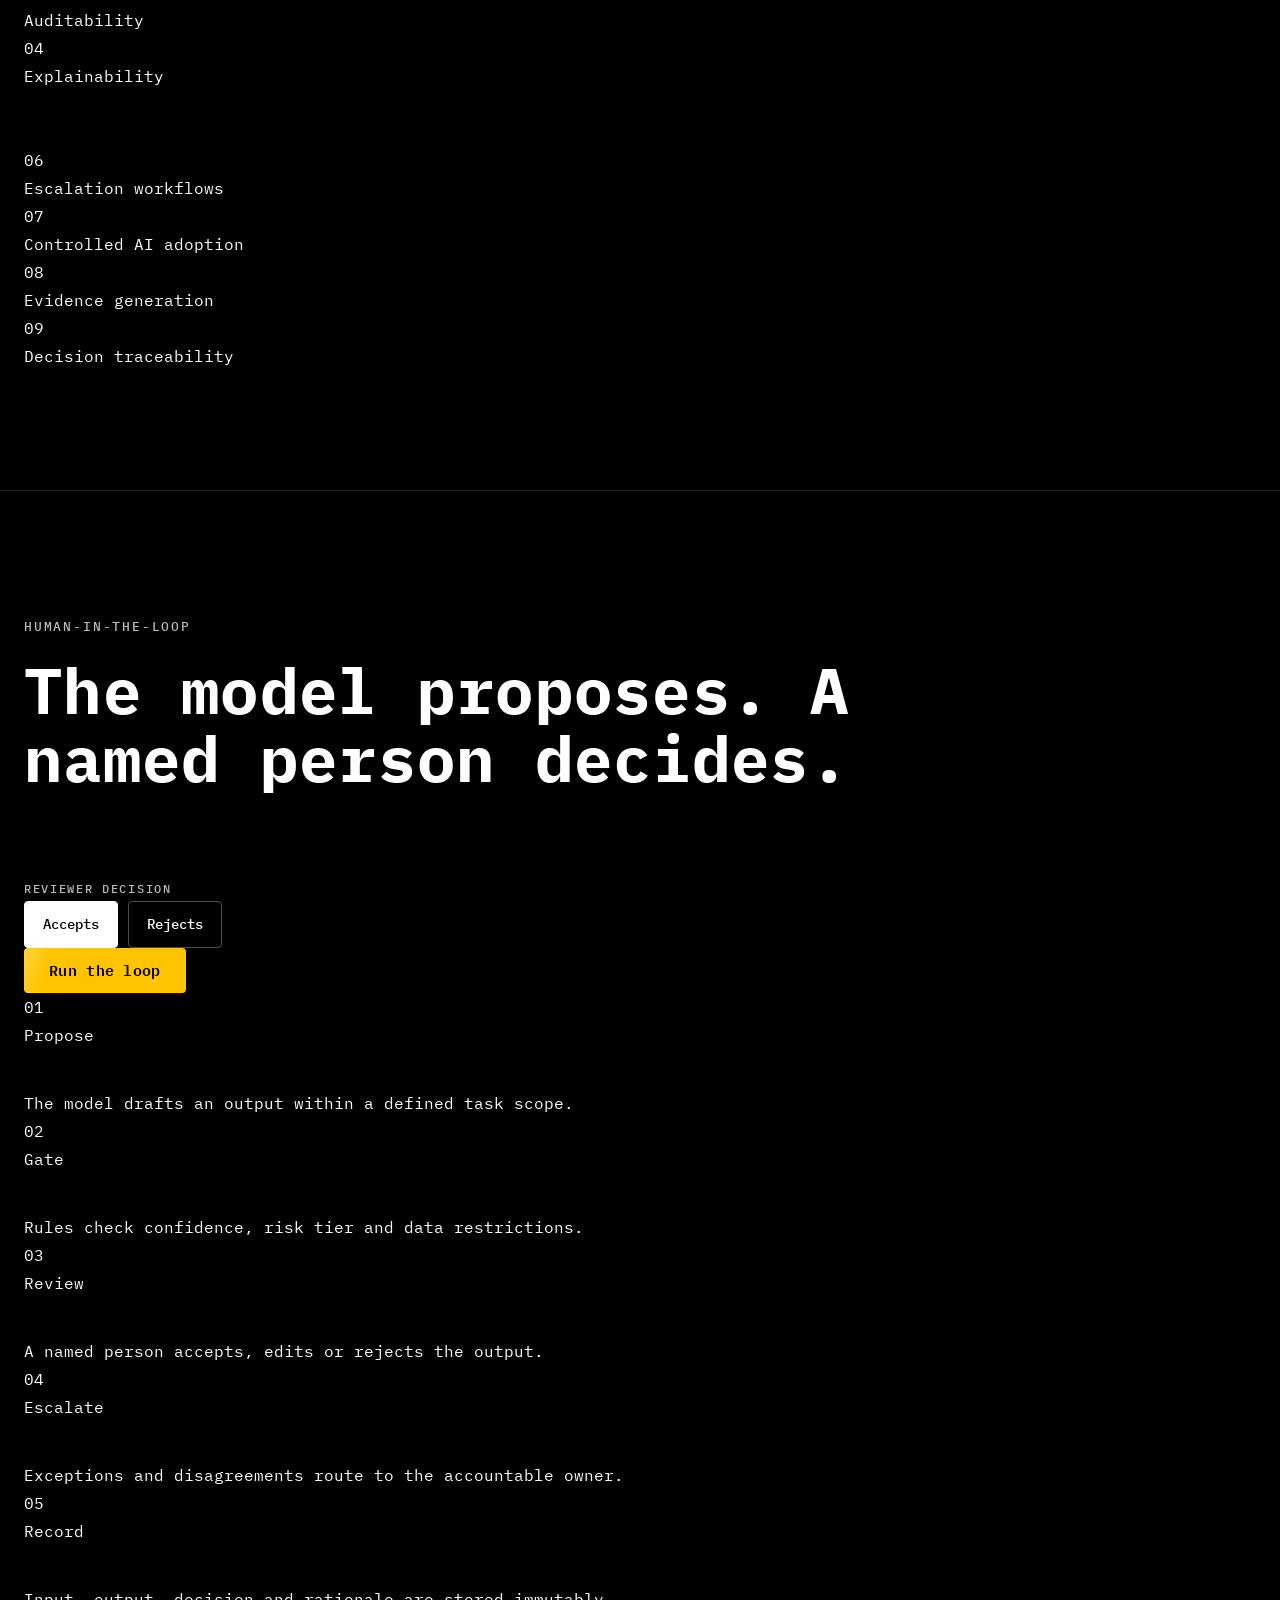
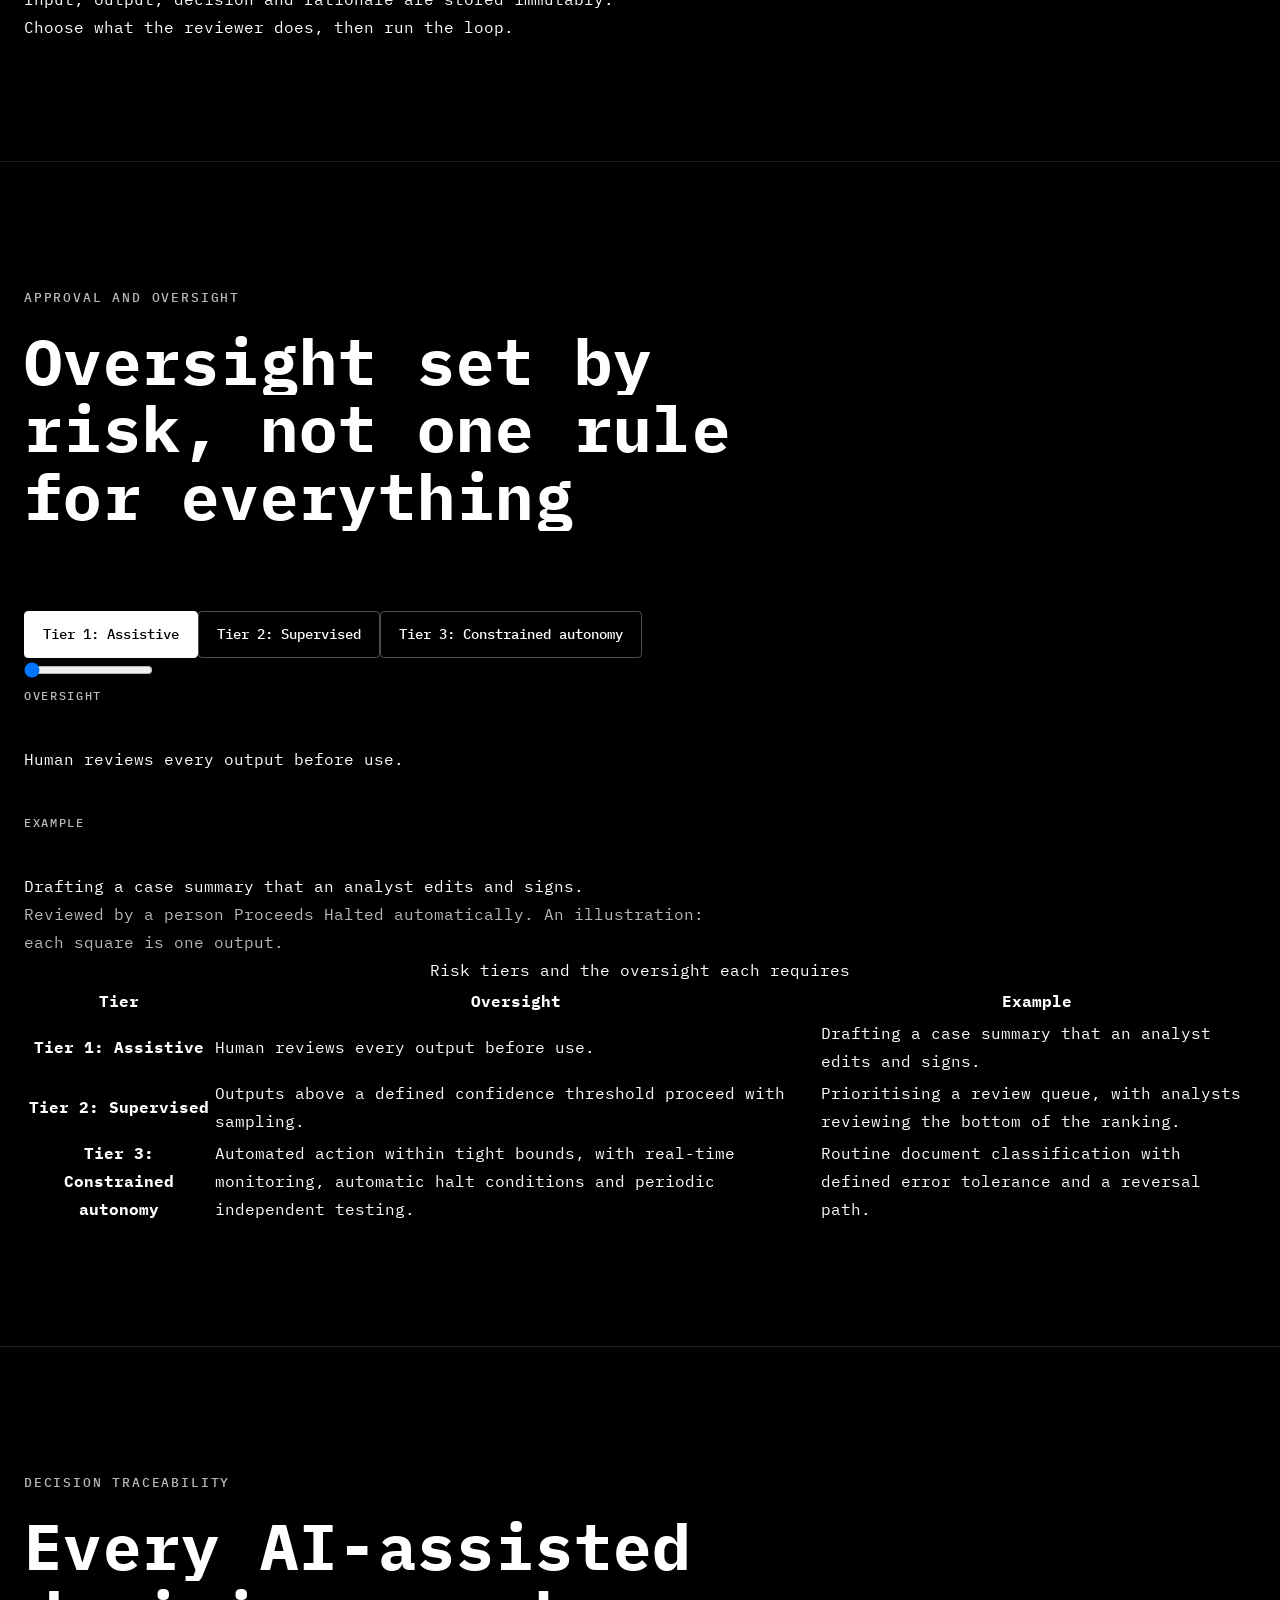
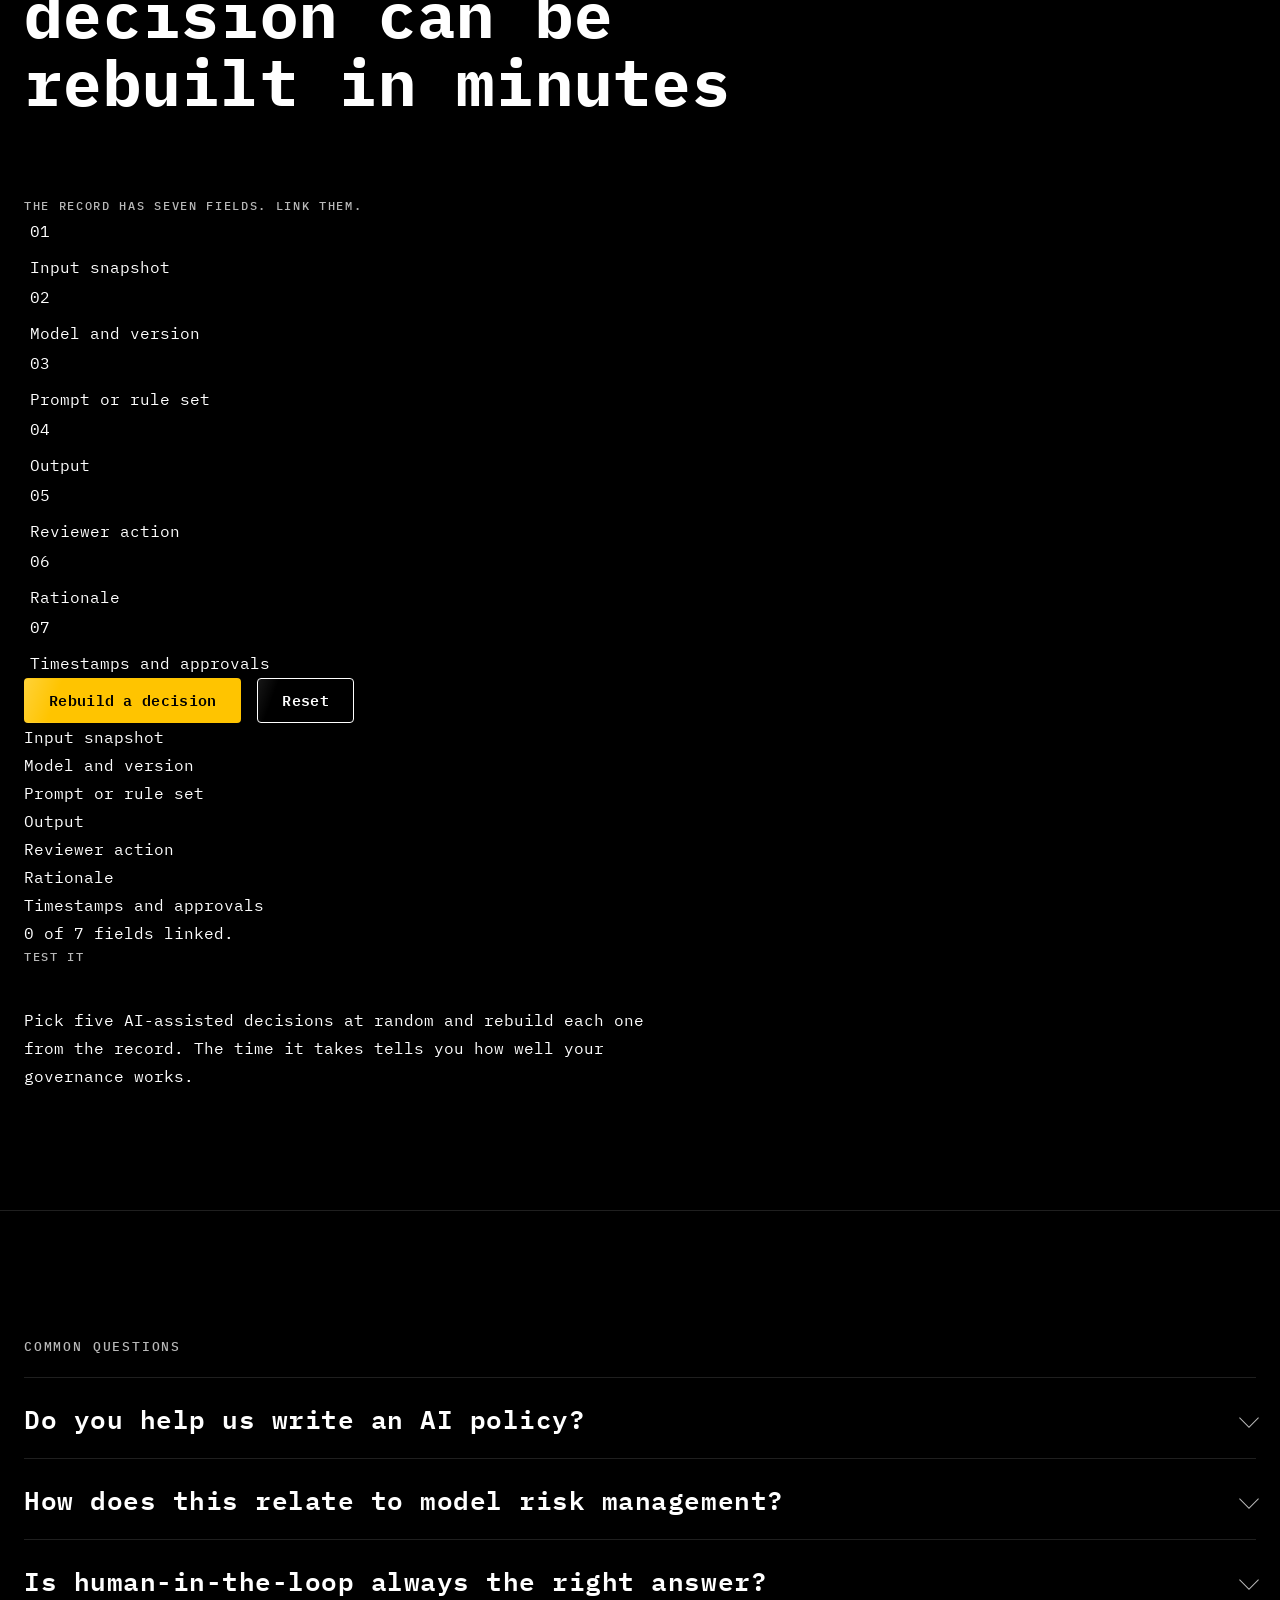
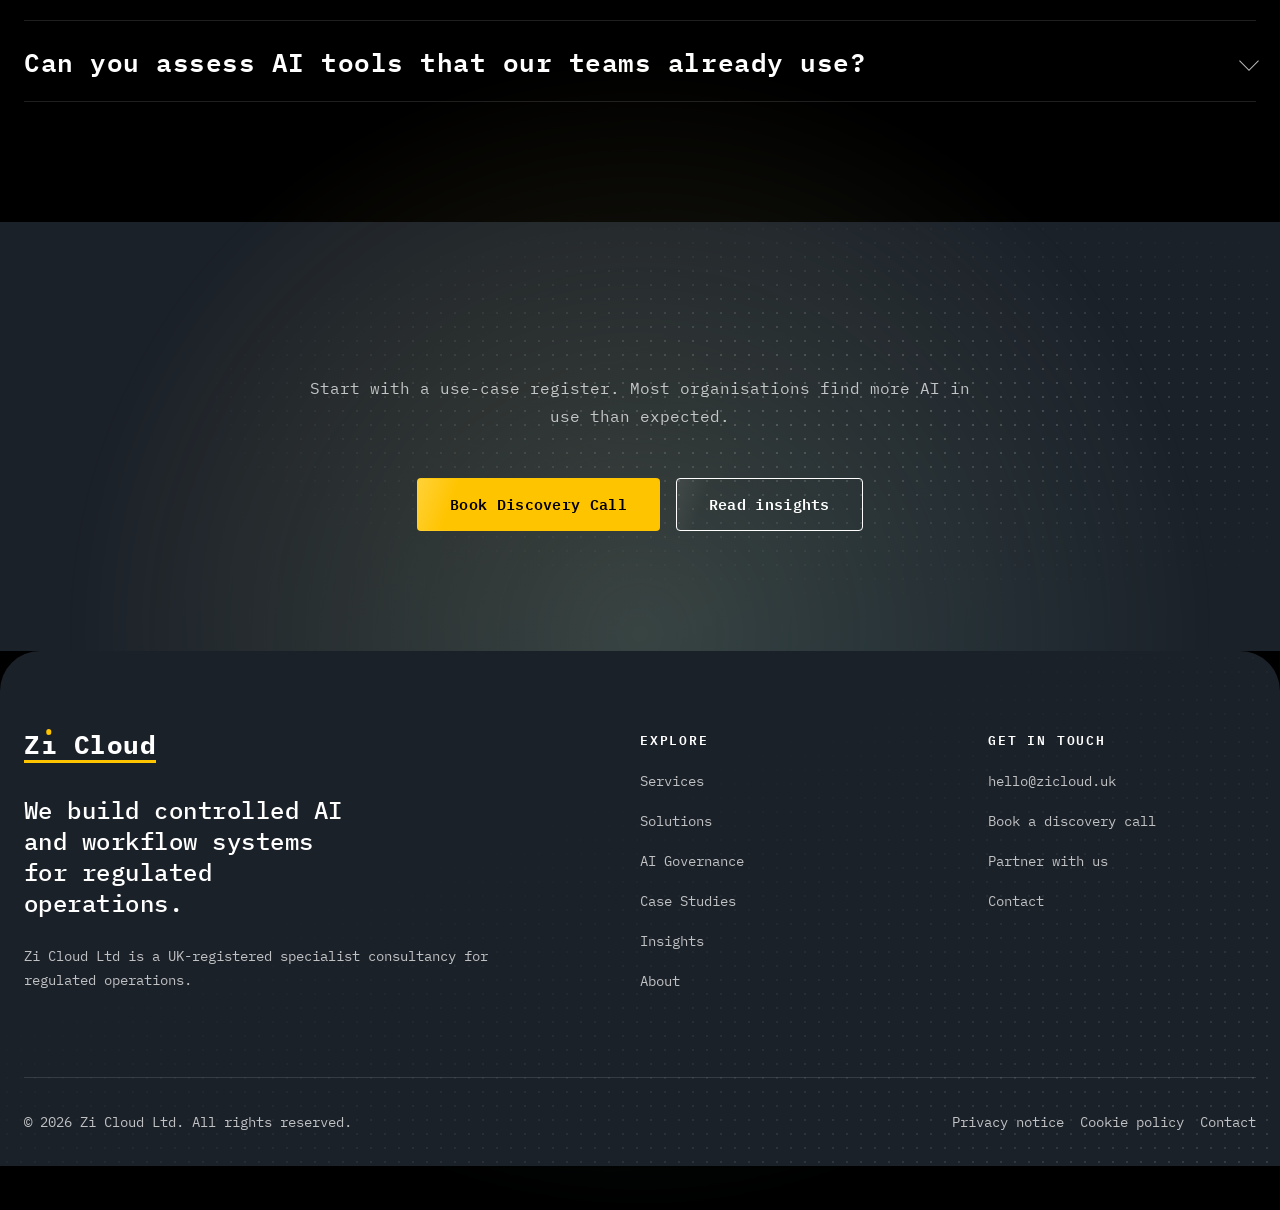
<file: z1-cloud/ai-governance/index.pre-redesign.html>
<!doctype html>
<html lang="en-GB">
<head>
  <meta charset="utf-8">
  <meta name="viewport" content="width=device-width, initial-scale=1">
  <title>AI Governance Consulting: Human-in-the-Loop, Auditability and Controls | Zi Cloud Ltd</title>
  <meta name="description" content="AI governance design for regulated organisations: human-in-the-loop workflows, AI controls, approval models, escalation, auditability and decision traceability.">
  <meta property="og:title" content="AI Governance Consulting: Human-in-the-Loop, Auditability and Controls | Zi Cloud Ltd">
  <meta property="og:description" content="AI governance design for regulated organisations: human-in-the-loop workflows, AI controls, approval models, escalation, auditability and decision traceability.">
  <meta property="og:locale" content="en_GB">
  <meta property="og:type" content="website">

  <!-- Fonts: Clash Display (headings) + IBM Plex Mono (body) -->
  <link rel="preconnect" href="https://api.fontshare.com" crossorigin>
  <link rel="preconnect" href="https://fonts.googleapis.com">
  <link rel="preconnect" href="https://fonts.gstatic.com" crossorigin>
  <link rel="stylesheet" href="https://api.fontshare.com/v2/css?f[]=clash-display@400,500,600,700&display=swap">
  <link rel="stylesheet" href="https://fonts.googleapis.com/css2?family=IBM+Plex+Mono:wght@400;500;600;700&display=swap">

  <!-- Global styles, then page styles -->
  <link rel="stylesheet" href="../global-css/main.css">
  <link rel="stylesheet" href="ai-governance.css">

  <!-- Marks the page as JS-enabled before paint, so motion start states never flash -->
  <script>document.documentElement.classList.add('js')</script>
</head>
<body>
  <a class="skip-link" href="#main">Skip to content</a>
  <div class="scroll-progress" aria-hidden="true"></div>

  <header class="site-header">
    <div class="container site-header__inner">
      <a class="logo" href="../index.html" aria-label="Zi Cloud, home">
        <span class="logo__word" aria-hidden="true">Zi Cloud</span>
      </a>

      <button class="nav-toggle" type="button" aria-expanded="false" aria-controls="site-nav">Menu</button>

      <nav class="nav" id="site-nav" aria-label="Main">
        <ul class="nav__list" role="list">
          <li><a class="nav__link" href="../services/index.html">Services</a></li>
          <li><a class="nav__link" href="../solutions/index.html">Solutions</a></li>
          <li><a class="nav__link" href="../ai-governance/index.html" aria-current="page">AI Governance</a></li>
          <li><a class="nav__link" href="../case-studies/index.html">Case Studies</a></li>
          <li><a class="nav__link" href="../insights/index.html">Insights</a></li>
          <li><a class="nav__link" href="../about/index.html">About</a></li>
        </ul>
        <a class="btn btn--primary" href="../contact/index.html#discovery">Book Discovery Call</a>
      </nav>
    </div>
  </header>

  <main id="main">
    <section class="hero page-hero glow" aria-labelledby="page-title" style="--gx:75%;--gy:20%;--gs:60vw">
      <div class="dot-field" aria-hidden="true"></div>
      <div class="container hero__inner hero-enter">
        <nav class="breadcrumb" aria-label="Breadcrumb"><ol><li><a href="../index.html">Home</a></li><li><span aria-current="page">AI Governance</span></li></ol></nav>
        <p class="eyebrow">Pillar</p>
        <h1 class="page-hero__title" id="page-title">AI is Easy. <span class="h1-alt">Governance is Hard.</span></h1>
        <p class="lead text-muted">Getting a model to produce a useful output takes an afternoon.</p>
        <div class="cluster"><a class="btn btn--primary btn--lg" href="../contact/index.html#discovery">Book Discovery Call</a><a class="btn btn--outline btn--lg" href="#ai-loop">See the loop</a></div>
      </div>
      <div class="container">
        <div class="mini" data-mini style="--n:3">
          <span class="mini__line" aria-hidden="true"><span class="mini__fill"></span></span>
          <ol class="mini__list" role="list" aria-label="The first three steps of the loop"><li class="mini__step" data-i="0"><span class="mini__n">01</span><p class="mini__t">Propose</p><p class="mini__d">The model drafts an output within a defined task scope.</p></li><li class="mini__step" data-i="1"><span class="mini__n">02</span><p class="mini__t">Gate</p><p class="mini__d">Rules check confidence, risk tier and data restrictions.</p><ul class="mini__checks" role="list"><li>Confidence</li><li>Risk tier</li><li>Data restrictions</li></ul></li><li class="mini__step" data-i="2"><span class="mini__n">03</span><p class="mini__t">Review</p><p class="mini__d">A named person accepts, edits or rejects the output.</p></li></ol>
          <span class="mini__token" aria-hidden="true"></span>
          <button class="btn btn--outline" type="button" data-run>Run an output</button>
        </div>
      </div>
    </section>

    <section class="section section--divided" id="ai-topics" aria-labelledby="ai-topics-title">
      <div class="container">
        <h2 class="eyebrow reveal" id="ai-topics-title">What we design</h2>
        <ul class="topics" role="list"><li class="topic reveal" style="--delay:0.00s"><div class="topic__in spotlight"><span class="topic__n">01</span><p class="topic__t">Human-in-the-loop workflows</p></div></li><li class="topic reveal" style="--delay:0.08s"><div class="topic__in spotlight"><span class="topic__n">02</span><p class="topic__t">AI controls</p></div></li><li class="topic reveal" style="--delay:0.16s"><div class="topic__in spotlight"><span class="topic__n">03</span><p class="topic__t">Auditability</p></div></li><li class="topic reveal" style="--delay:0.00s"><div class="topic__in spotlight"><span class="topic__n">04</span><p class="topic__t">Explainability</p></div></li><li class="topic reveal" style="--delay:0.08s"><div class="topic__in spotlight"><span class="topic__n">05</span><p class="topic__t">Approval models</p></div></li><li class="topic reveal" style="--delay:0.16s"><div class="topic__in spotlight"><span class="topic__n">06</span><p class="topic__t">Escalation workflows</p></div></li><li class="topic reveal" style="--delay:0.00s"><div class="topic__in spotlight"><span class="topic__n">07</span><p class="topic__t">Controlled AI adoption</p></div></li><li class="topic reveal" style="--delay:0.08s"><div class="topic__in spotlight"><span class="topic__n">08</span><p class="topic__t">Evidence generation</p></div></li><li class="topic reveal" style="--delay:0.16s"><div class="topic__in spotlight"><span class="topic__n">09</span><p class="topic__t">Decision traceability</p></div></li></ul>
      </div>
    </section>

    <section class="section section--divided" id="ai-loop" aria-labelledby="ai-loop-title">
      <div class="container">
        <div class="section-head reveal ">
          <p class="eyebrow">Human-in-the-loop</p>
          <h2 class="split-heading" id="ai-loop-title">The model proposes. A named person decides.</h2>
        </div>
        <div class="loop" data-loop>
          <div class="loop__controls">
            <span class="kicker">Reviewer decision</span>
            <div class="loop__choices" role="group" aria-label="Reviewer decision">
              <button type="button" class="pill is-on" data-choice="accept" aria-pressed="true">Accepts</button>
              <button type="button" class="pill" data-choice="reject" aria-pressed="false">Rejects</button>
            </div>
            <button type="button" class="btn btn--primary" data-run>Run the loop</button>
          </div>
          <div class="loop__track">
            <ol class="loop__list" role="list" aria-label="The five steps of the loop"><li class="loop__node" data-i="0"><span class="loop__n">01</span><p class="loop__t">Propose</p><p class="loop__d">The model drafts an output within a defined task scope.</p></li><li class="loop__node" data-i="1"><span class="loop__n">02</span><p class="loop__t">Gate</p><p class="loop__d">Rules check confidence, risk tier and data restrictions.</p></li><li class="loop__node" data-i="2"><span class="loop__n">03</span><p class="loop__t">Review</p><p class="loop__d">A named person accepts, edits or rejects the output.</p></li><li class="loop__node loop__node--low" data-i="3"><span class="loop__n">04</span><p class="loop__t">Escalate</p><p class="loop__d">Exceptions and disagreements route to the accountable owner.</p></li><li class="loop__node" data-i="4"><span class="loop__n">05</span><p class="loop__t">Record</p><p class="loop__d">Input, output, decision and rationale are stored immutably.</p></li></ol>
            <span class="loop__token" aria-hidden="true"></span>
          </div>
          <p class="loop__status" aria-live="polite">Choose what the reviewer does, then run the loop.</p>
        </div>
      </div>
    </section>

    <section class="section section--divided" id="ai-tiers" aria-labelledby="ai-tiers-title">
      <div class="container">
        <div class="section-head reveal ">
          <p class="eyebrow">Approval and oversight</p>
          <h2 class="split-heading" id="ai-tiers-title">Oversight set by risk, not one rule for everything</h2>
        </div>
        <div class="tiers" data-tiers>
          <div class="tiers__ctrl">
            <div class="tiers__tabs" role="radiogroup" aria-label="Risk tier"><button type="button" class="pill is-on" role="radio" aria-checked="true" data-tier="0">Tier 1: Assistive</button><button type="button" class="pill" role="radio" aria-checked="false" data-tier="1">Tier 2: Supervised</button><button type="button" class="pill" role="radio" aria-checked="false" data-tier="2">Tier 3: Constrained autonomy</button></div>
            <label class="visually-hidden" for="tier-range">Risk tier</label>
            <input class="tiers__range" id="tier-range" type="range" min="1" max="3" step="1" value="1">
          </div>
          <div class="tiers__body">
            <div class="tiers__grid" aria-hidden="true"><span class="dot"></span><span class="dot"></span><span class="dot"></span><span class="dot"></span><span class="dot"></span><span class="dot"></span><span class="dot"></span><span class="dot"></span><span class="dot"></span><span class="dot"></span><span class="dot"></span><span class="dot"></span><span class="dot"></span><span class="dot"></span><span class="dot"></span><span class="dot"></span><span class="dot"></span><span class="dot"></span><span class="dot"></span><span class="dot"></span><span class="dot"></span><span class="dot"></span><span class="dot"></span><span class="dot"></span><span class="dot"></span><span class="dot"></span><span class="dot"></span><span class="dot"></span><span class="dot"></span><span class="dot"></span><span class="dot"></span><span class="dot"></span><span class="dot"></span><span class="dot"></span><span class="dot"></span><span class="dot"></span><span class="dot"></span><span class="dot"></span><span class="dot"></span><span class="dot"></span></div>
            <div class="tiers__panel">
              <p class="kicker">Oversight</p>
              <p class="tiers__o" data-o>Human reviews every output before use.</p>
              <p class="kicker">Example</p>
              <p class="tiers__e" data-e>Drafting a case summary that an analyst edits and signs.</p>
            </div>
          </div>
          <p class="tiers__legend text-muted"><span class="tiers__key tiers__key--on" aria-hidden="true"></span>Reviewed by a person <span class="tiers__key" aria-hidden="true"></span>Proceeds <span class="tiers__key tiers__key--halt" aria-hidden="true"></span>Halted automatically. An illustration: each square is one output.</p>
          <table class="tiers__table">
            <caption>Risk tiers and the oversight each requires</caption>
            <thead><tr><th scope="col">Tier</th><th scope="col">Oversight</th><th scope="col">Example</th></tr></thead>
            <tbody><tr><th scope="row">Tier 1: Assistive</th><td>Human reviews every output before use.</td><td>Drafting a case summary that an analyst edits and signs.</td></tr><tr><th scope="row">Tier 2: Supervised</th><td>Outputs above a defined confidence threshold proceed with sampling.</td><td>Prioritising a review queue, with analysts reviewing the bottom of the ranking.</td></tr><tr><th scope="row">Tier 3: Constrained autonomy</th><td>Automated action within tight bounds, with real-time monitoring, automatic halt conditions and periodic independent testing.</td><td>Routine document classification with defined error tolerance and a reversal path.</td></tr></tbody>
          </table>
        </div>
      </div>
    </section>

    <section class="section section--divided" id="ai-trace" aria-labelledby="ai-trace-title">
      <div class="container">
        <div class="section-head reveal ">
          <p class="eyebrow">Decision traceability</p>
          <h2 class="split-heading" id="ai-trace-title">Every AI-assisted decision can be rebuilt in minutes</h2>
        </div>
        <div class="trace" data-trace>
          <div class="trace__left">
            <p class="kicker">The record has seven fields. Link them.</p>
            <ul class="trace__fields" role="list"><li><button type="button" class="field" data-f="0" aria-pressed="false"><span class="field__n">01</span>Input snapshot</button></li><li><button type="button" class="field" data-f="1" aria-pressed="false"><span class="field__n">02</span>Model and version</button></li><li><button type="button" class="field" data-f="2" aria-pressed="false"><span class="field__n">03</span>Prompt or rule set</button></li><li><button type="button" class="field" data-f="3" aria-pressed="false"><span class="field__n">04</span>Output</button></li><li><button type="button" class="field" data-f="4" aria-pressed="false"><span class="field__n">05</span>Reviewer action</button></li><li><button type="button" class="field" data-f="5" aria-pressed="false"><span class="field__n">06</span>Rationale</button></li><li><button type="button" class="field" data-f="6" aria-pressed="false"><span class="field__n">07</span>Timestamps and approvals</button></li></ul>
            <div class="cluster">
              <button type="button" class="btn btn--primary" data-rebuild>Rebuild a decision</button>
              <button type="button" class="btn btn--outline" data-reset>Reset</button>
            </div>
          </div>
          <div class="trace__right">
            <ol class="trace__slots" role="list" aria-label="Decision record"><li class="slot" data-f="0"><span class="slot__pip" aria-hidden="true"></span><span class="slot__t">Input snapshot</span></li><li class="slot" data-f="1"><span class="slot__pip" aria-hidden="true"></span><span class="slot__t">Model and version</span></li><li class="slot" data-f="2"><span class="slot__pip" aria-hidden="true"></span><span class="slot__t">Prompt or rule set</span></li><li class="slot" data-f="3"><span class="slot__pip" aria-hidden="true"></span><span class="slot__t">Output</span></li><li class="slot" data-f="4"><span class="slot__pip" aria-hidden="true"></span><span class="slot__t">Reviewer action</span></li><li class="slot" data-f="5"><span class="slot__pip" aria-hidden="true"></span><span class="slot__t">Rationale</span></li><li class="slot" data-f="6"><span class="slot__pip" aria-hidden="true"></span><span class="slot__t">Timestamps and approvals</span></li></ol>
            <p class="trace__status" aria-live="polite" data-status>0 of 7 fields linked.</p>
          </div>
        </div>
        <aside class="callout reveal" aria-label="Test it">
          <p class="kicker">Test it</p>
          <p class="callout__t">Pick five AI-assisted decisions at random and rebuild each one from the record. The time it takes tells you how well your governance works.</p>
        </aside>
      </div>
    </section>

    <section class="section section--divided" id="ai-faq" aria-labelledby="ai-faq-title">
      <div class="container">
        <h2 class="eyebrow reveal" id="ai-faq-title">Common questions</h2>
        <div class="faq"><details class="acc" data-anim><summary>Do you help us write an AI policy?</summary><div class="acc__body"><p>We can, but our focus is on the operating model that gives the policy effect: the use-case register, approval routes, tiering, monitoring and evidence. A policy that cannot be operated is a liability, so we design the mechanisms first and align the wording to them.</p></div></details><details class="acc" data-anim><summary>How does this relate to model risk management?</summary><div class="acc__body"><p>Where you have a model risk framework, we align tiering and validation expectations to it and extend it to cover generative and workflow-embedded AI, which often falls outside traditional model inventories.</p></div></details><details class="acc" data-anim><summary>Is human-in-the-loop always the right answer?</summary><div class="acc__body"><p>No. Human review adds cost and can become a rubber stamp if the reviewer lacks time or information. We set oversight by risk tier, and we measure whether reviewers are genuinely catching errors.</p></div></details><details class="acc" data-anim><summary>Can you assess AI tools that our teams already use?</summary><div class="acc__body"><p>Yes. Shadow use is common, and it is usually the first thing we surface in discovery. We help you bring existing tools into the register, classify them and decide which should be governed, restricted or retired.</p></div></details></div>
      </div>
    </section>

    <section class="cta-band glow" style="--gx:50%;--gy:96%;--gs:90vw">
      <div class="dot-field" aria-hidden="true"></div>
      <div class="container reveal">
        <p class="cta-band__text">Start with a use-case register. Most organisations find more AI in use than expected.</p>
        <div class="cluster"><a class="btn btn--primary btn--lg" href="../contact/index.html#discovery">Book Discovery Call</a><a class="btn btn--outline btn--lg" href="../insights/index.html">Read insights</a></div>
      </div>
    </section>
  </main>

  <footer class="site-footer">
    <div class="container">
      <div class="site-footer__grid">
        <div class="site-footer__about">
          <a class="logo" href="../index.html" aria-label="Zi Cloud, home"><span class="logo__word" aria-hidden="true">Zi Cloud</span></a>
          <p class="site-footer__line">We build controlled AI and workflow systems for regulated operations.</p>
          <p>Zi Cloud Ltd is a UK-registered specialist consultancy for regulated operations.</p>
        </div>

        <nav aria-label="Footer">
          <h4>Explore</h4>
          <ul class="site-footer__list" role="list">
            <li><a href="../services/index.html">Services</a></li>
            <li><a href="../solutions/index.html">Solutions</a></li>
            <li><a href="../ai-governance/index.html">AI Governance</a></li>
            <li><a href="../case-studies/index.html">Case Studies</a></li>
            <li><a href="../insights/index.html">Insights</a></li>
            <li><a href="../about/index.html">About</a></li>
          </ul>
        </nav>

        <div>
          <h4>Get in touch</h4>
          <ul class="site-footer__list" role="list">
            <li><a href="mailto:hello@zicloud.uk">hello@zicloud.uk</a></li>
            <li><a href="../contact/index.html#discovery">Book a discovery call</a></li>
            <li><a href="../contact/index.html#partner">Partner with us</a></li>
            <li><a href="../contact/index.html">Contact</a></li>
          </ul>
        </div>
      </div>

      <div class="site-footer__legal">
        <p>© 2026 Zi Cloud Ltd. All rights reserved.</p>
        <p class="cluster"><a href="../privacy/index.html">Privacy notice</a> <a href="../cookies/index.html">Cookie policy</a> <a href="../contact/index.html">Contact</a></p>
      </div>
    </div>
  </footer>

  <div class="cookie-banner" role="region" aria-label="Cookie consent" hidden>
    <p>We use essential cookies to run this site. With your permission we also use analytics cookies to understand how the site is used. You can read more in our <a class="text-link" href="../cookies/index.html">cookie policy</a>.</p>
    <div class="cluster">
      <button class="btn btn--outline" type="button" data-cookie="essential">Essential only</button>
      <button class="btn btn--primary" type="button" data-cookie="all">Accept all</button>
    </div>
  </div>

  <script src="../js/main.js" defer></script>
  <script src="../js/inner.js" defer></script>
  <script src="../js/ai-governance.js" defer></script>
</body>
</html>
</file>
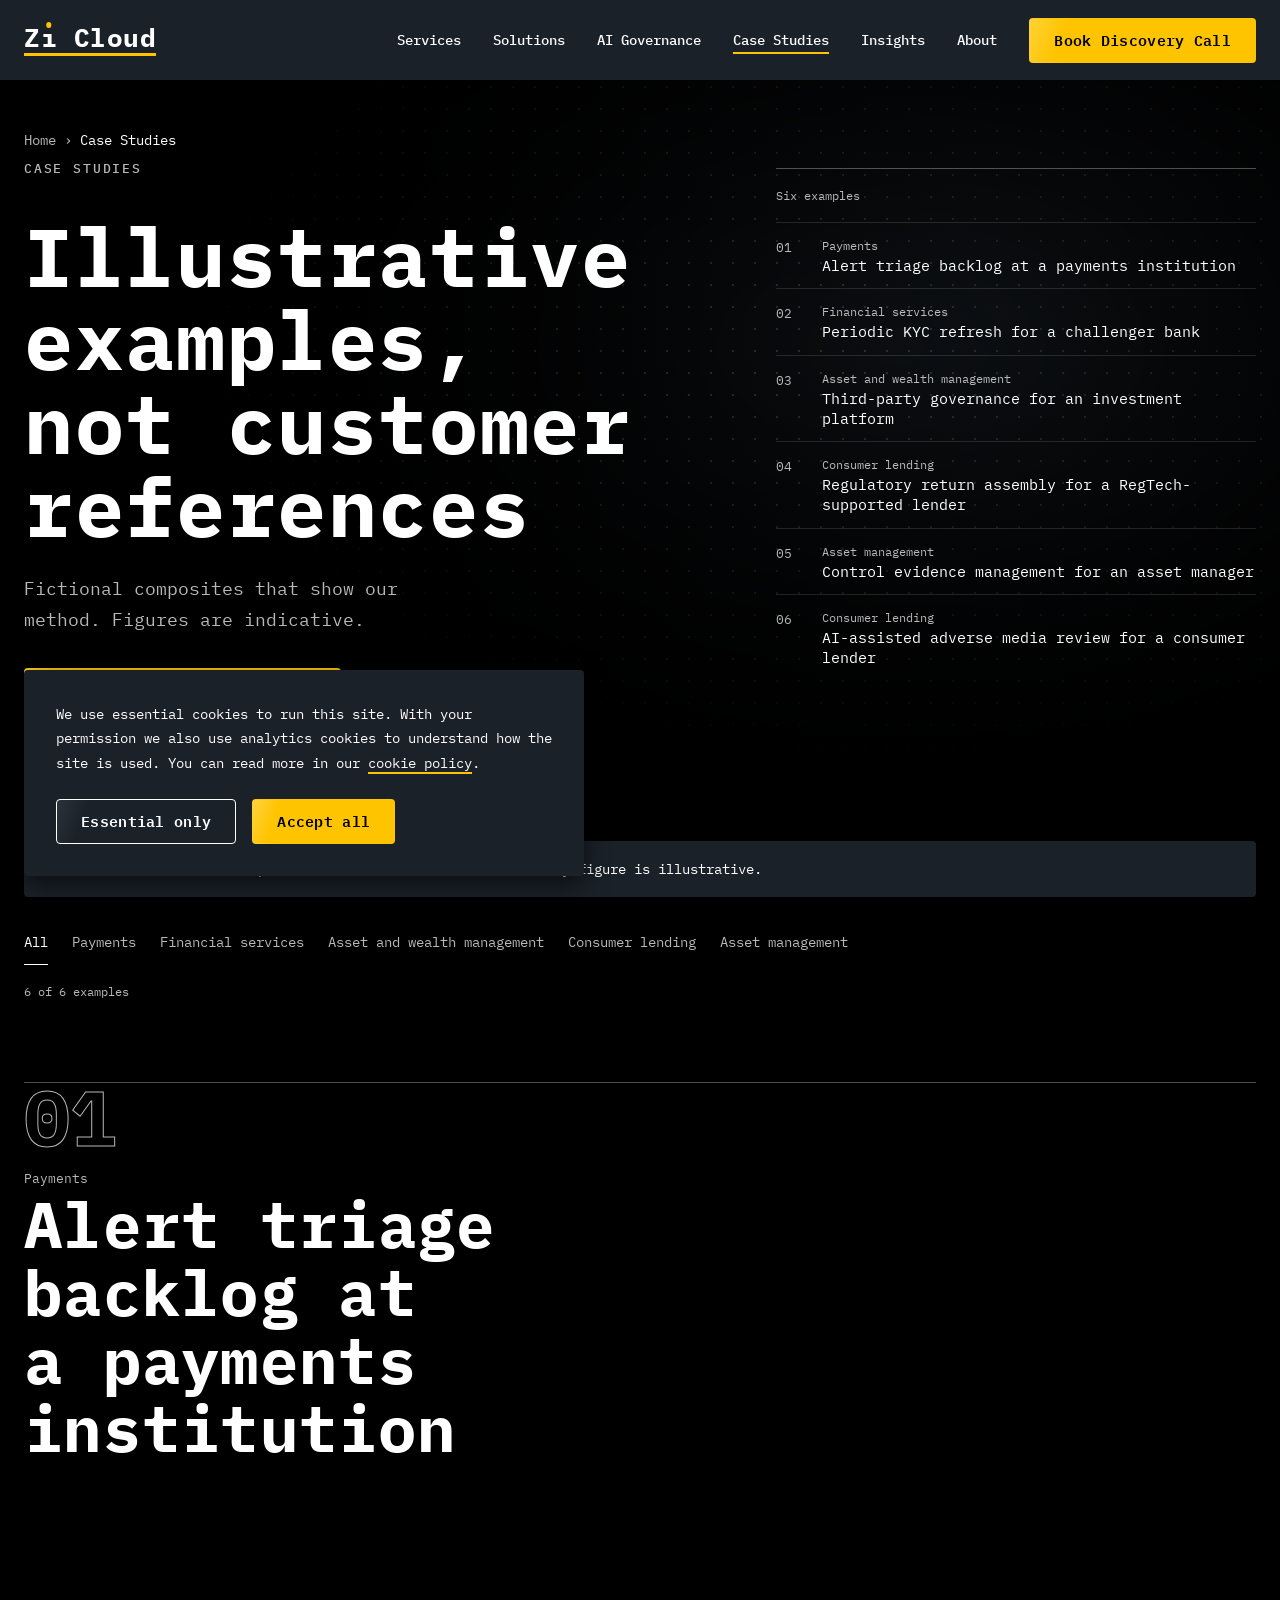
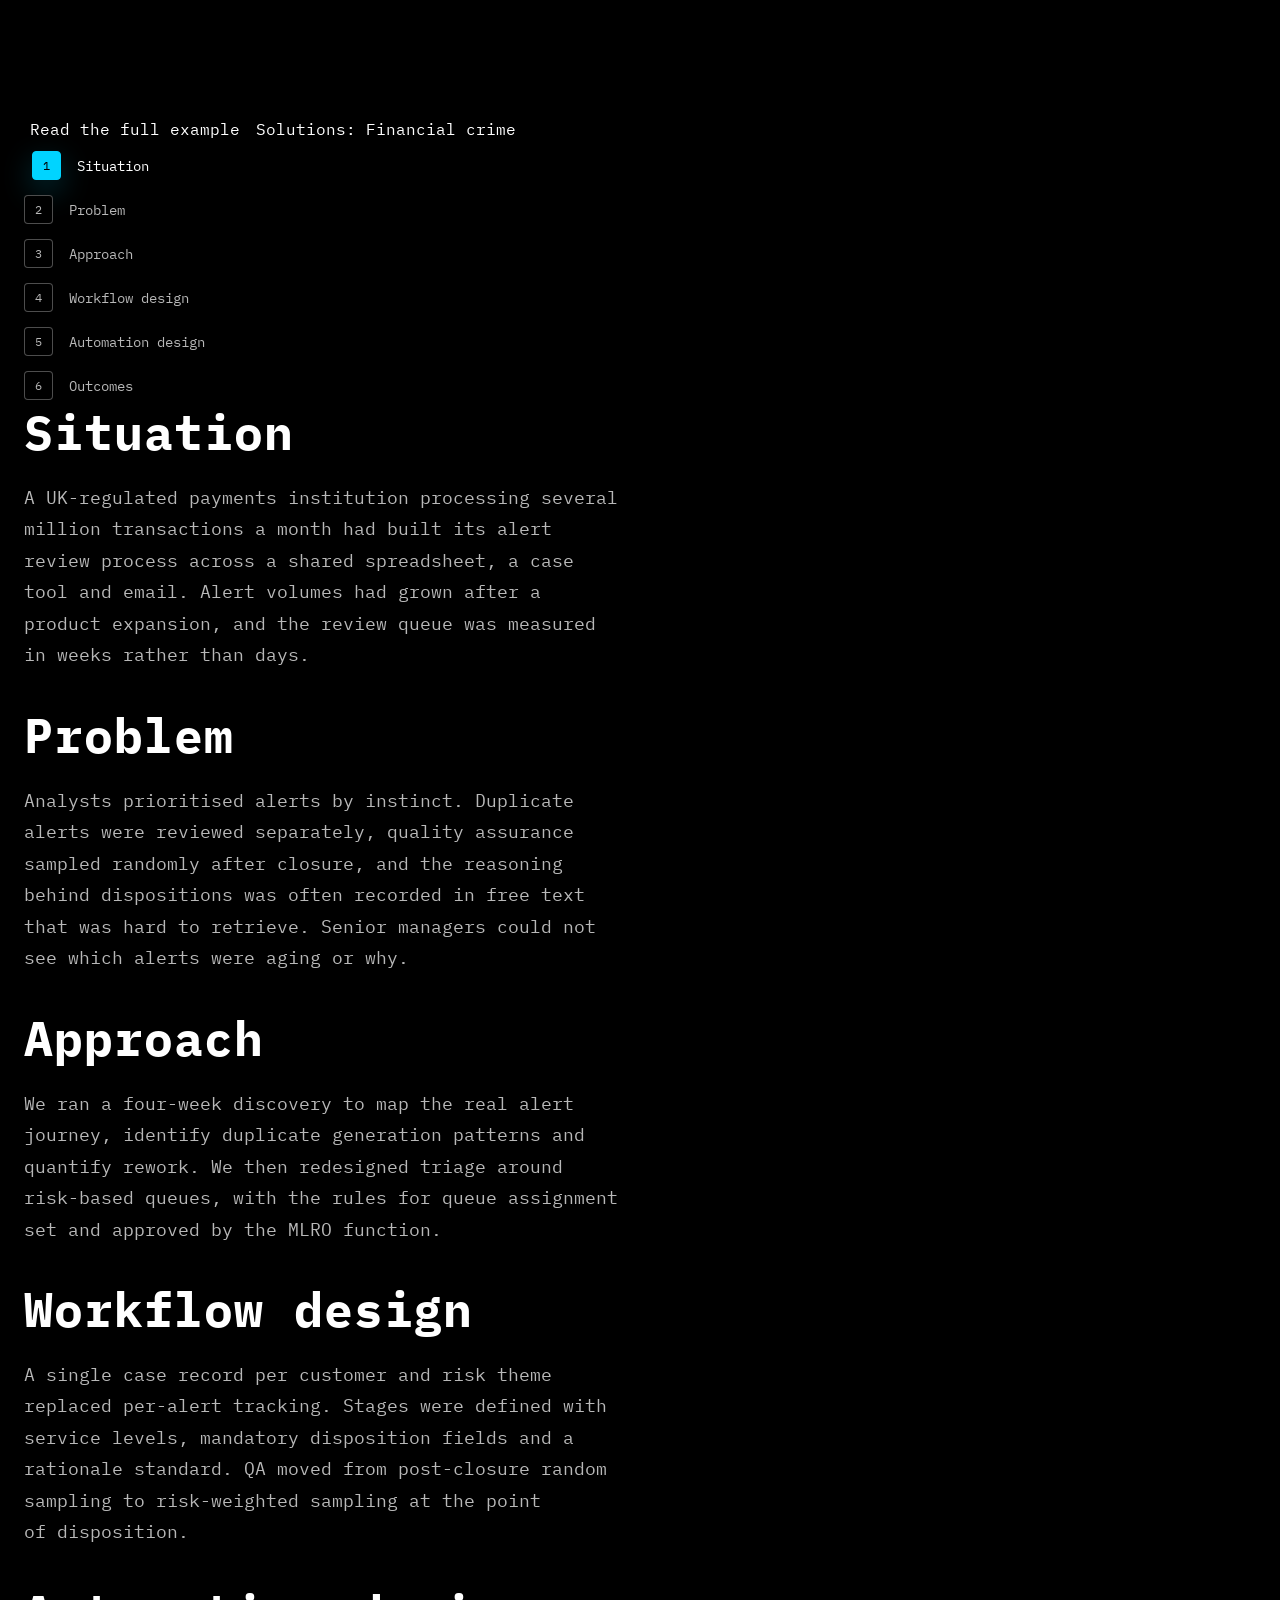
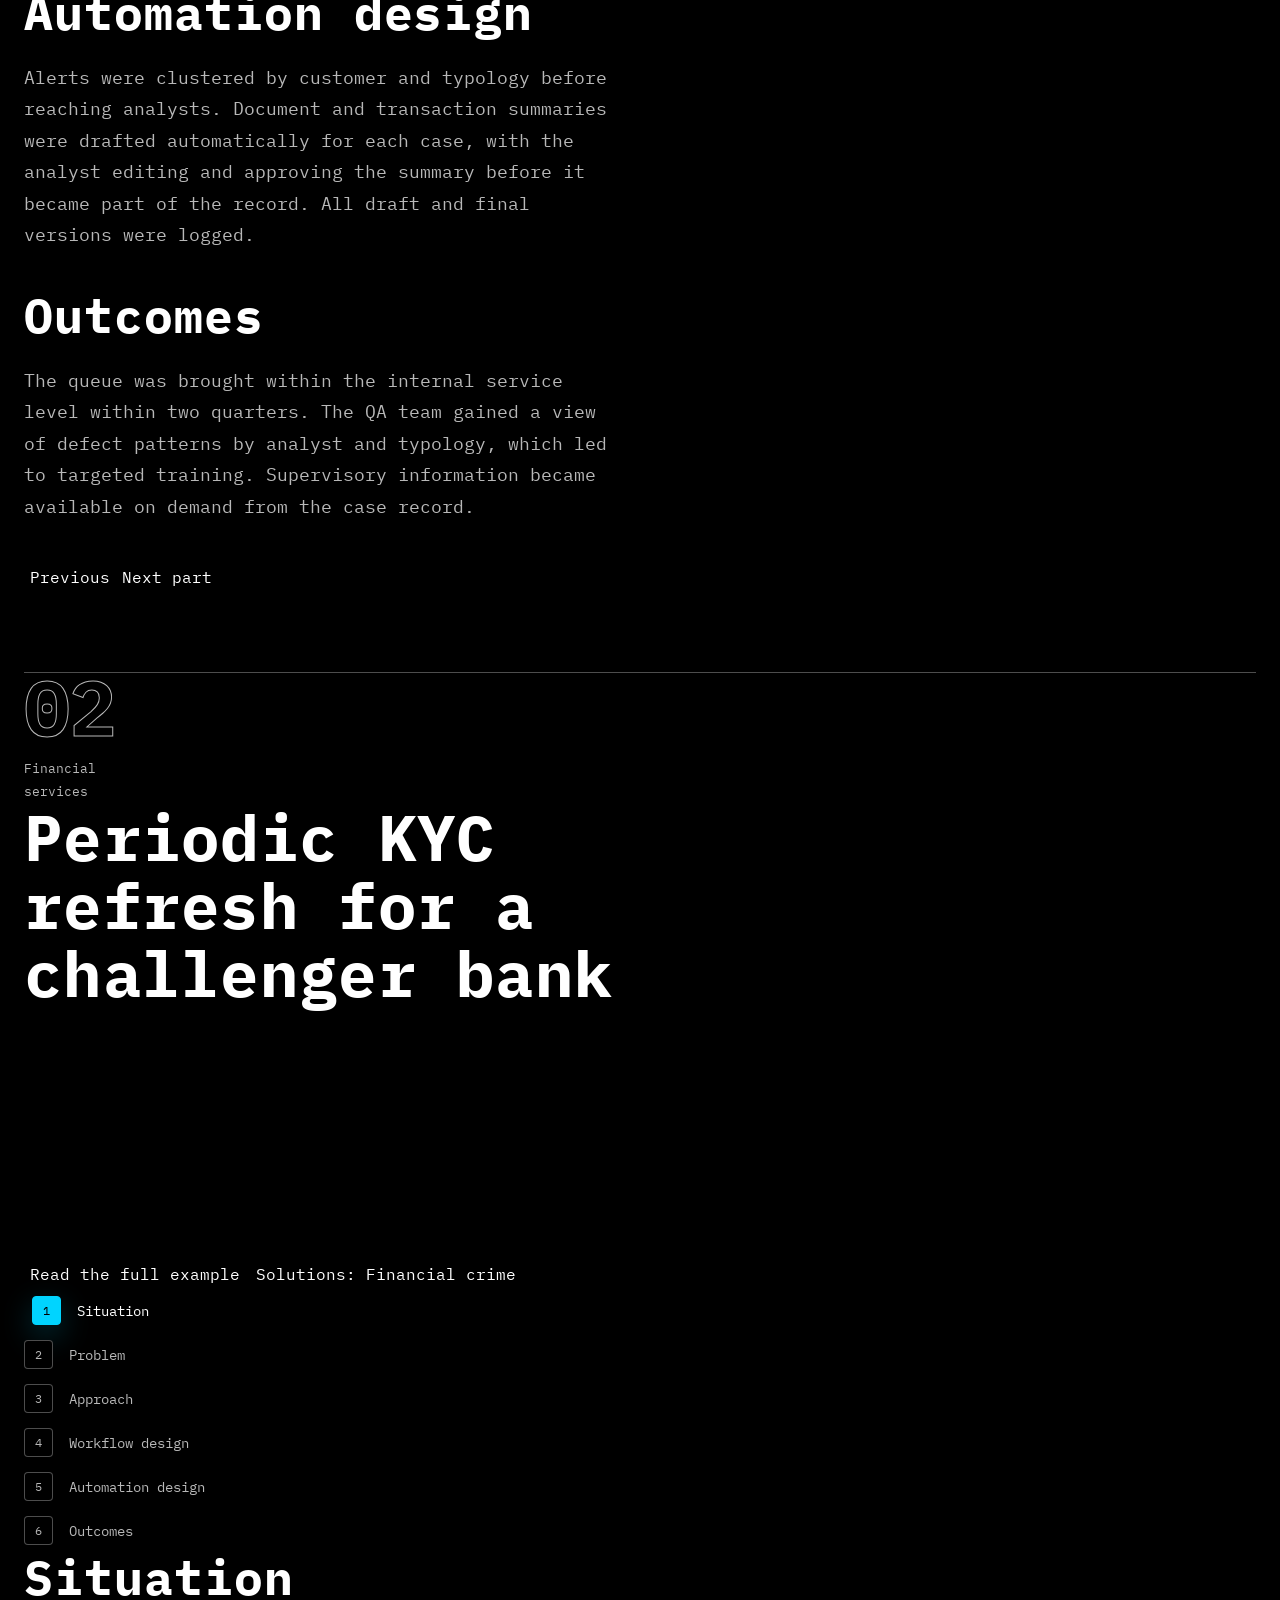
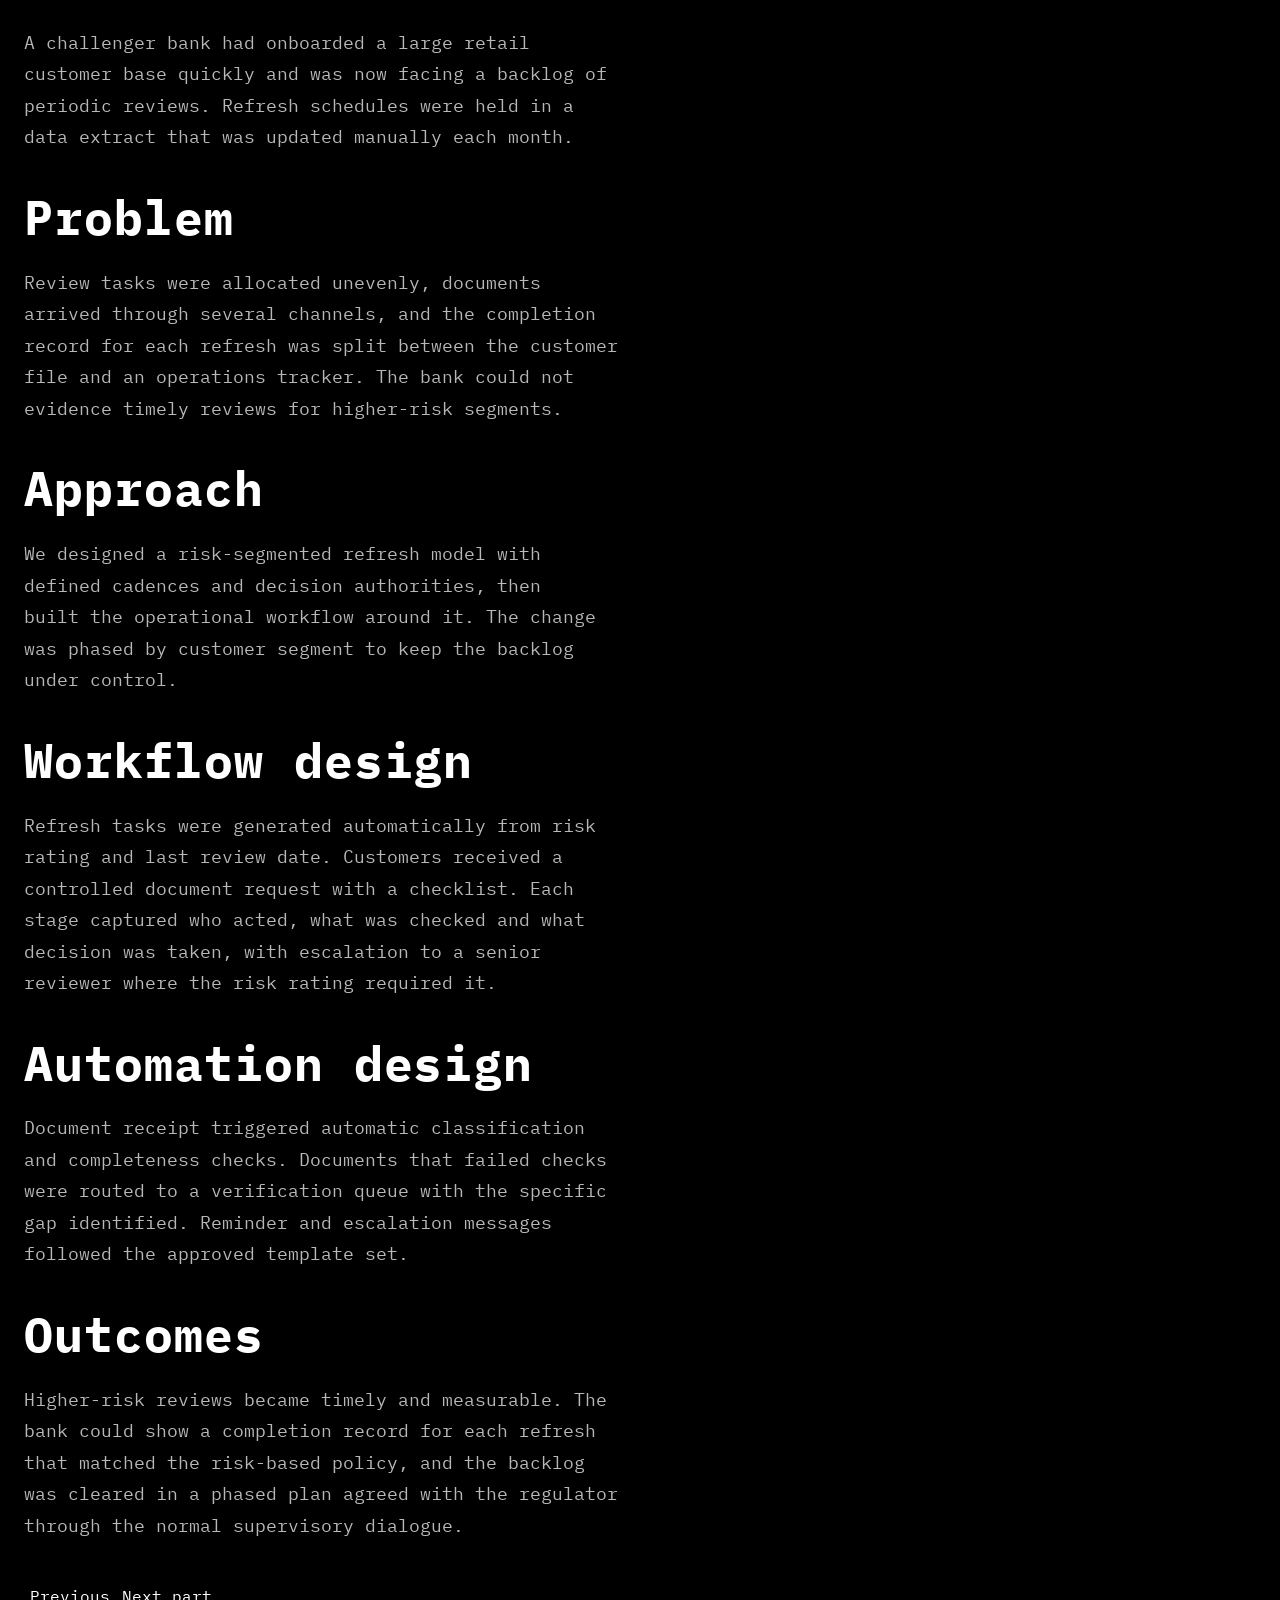
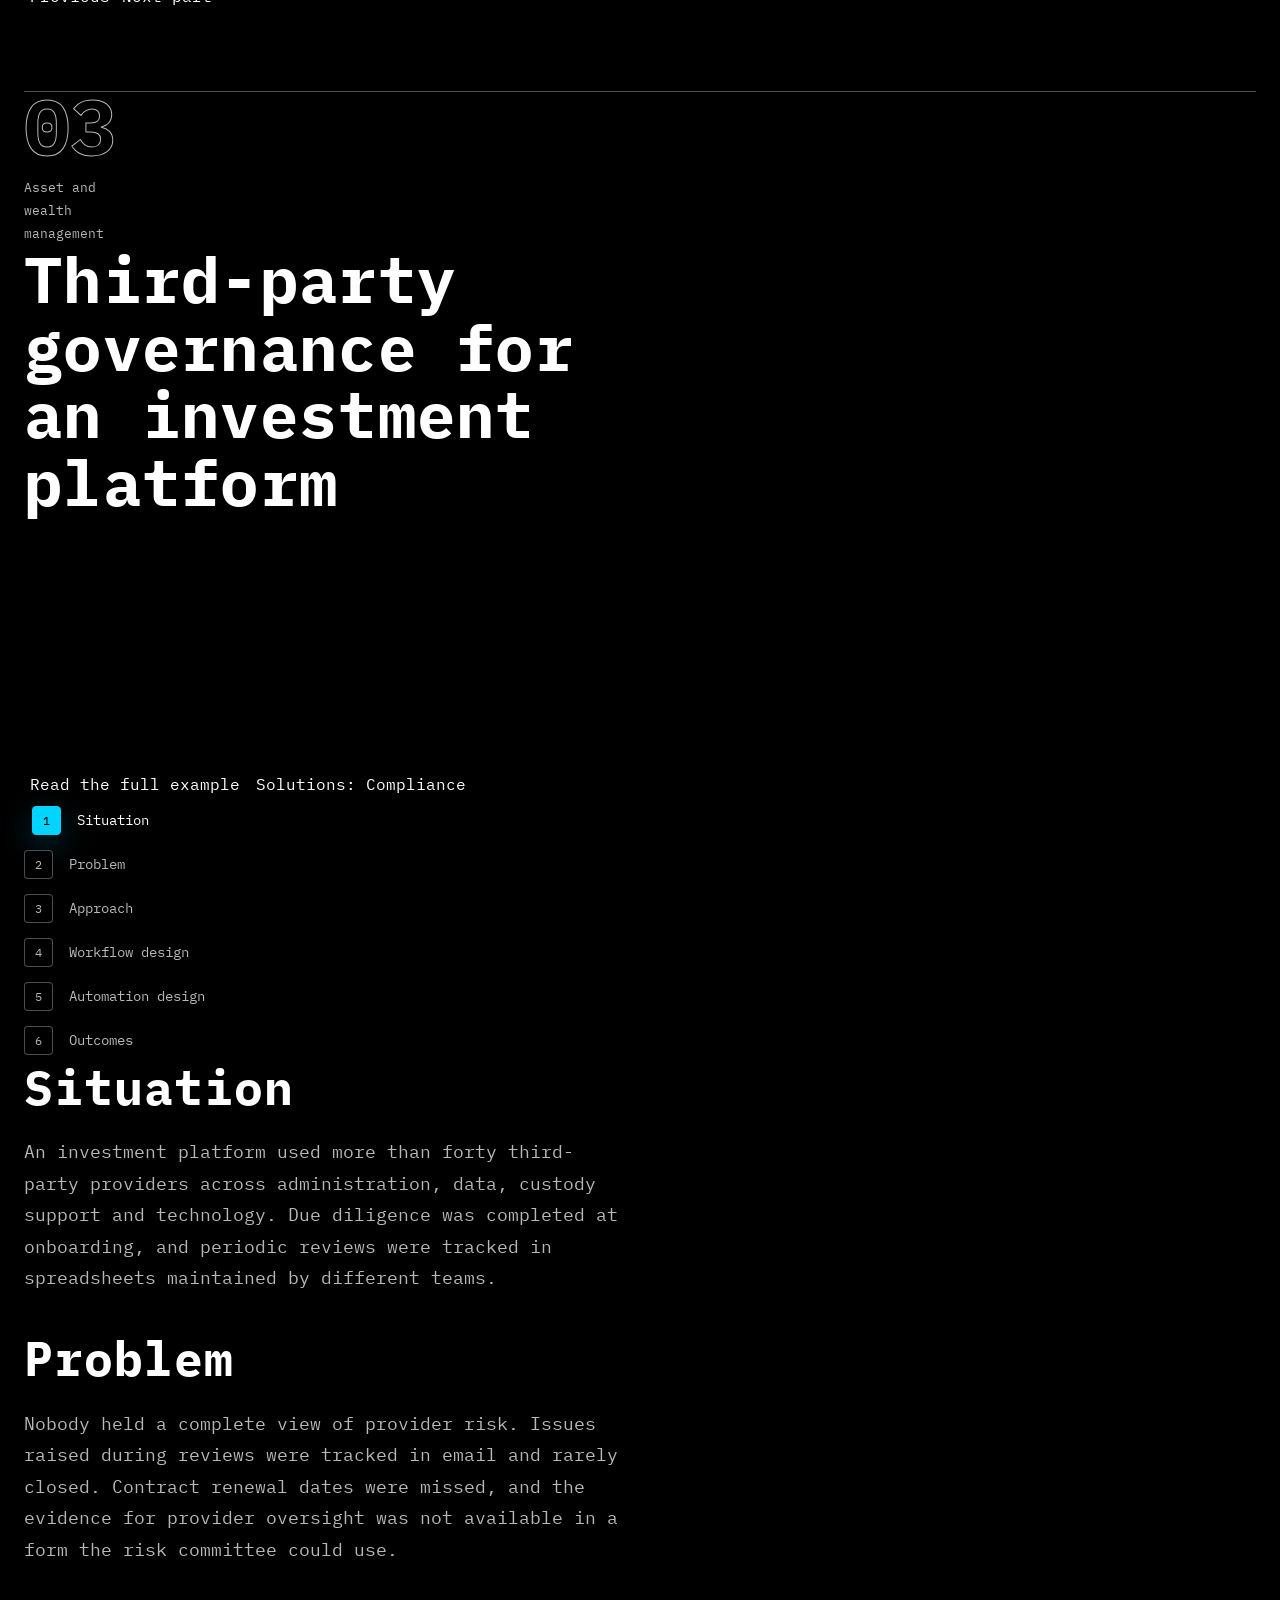
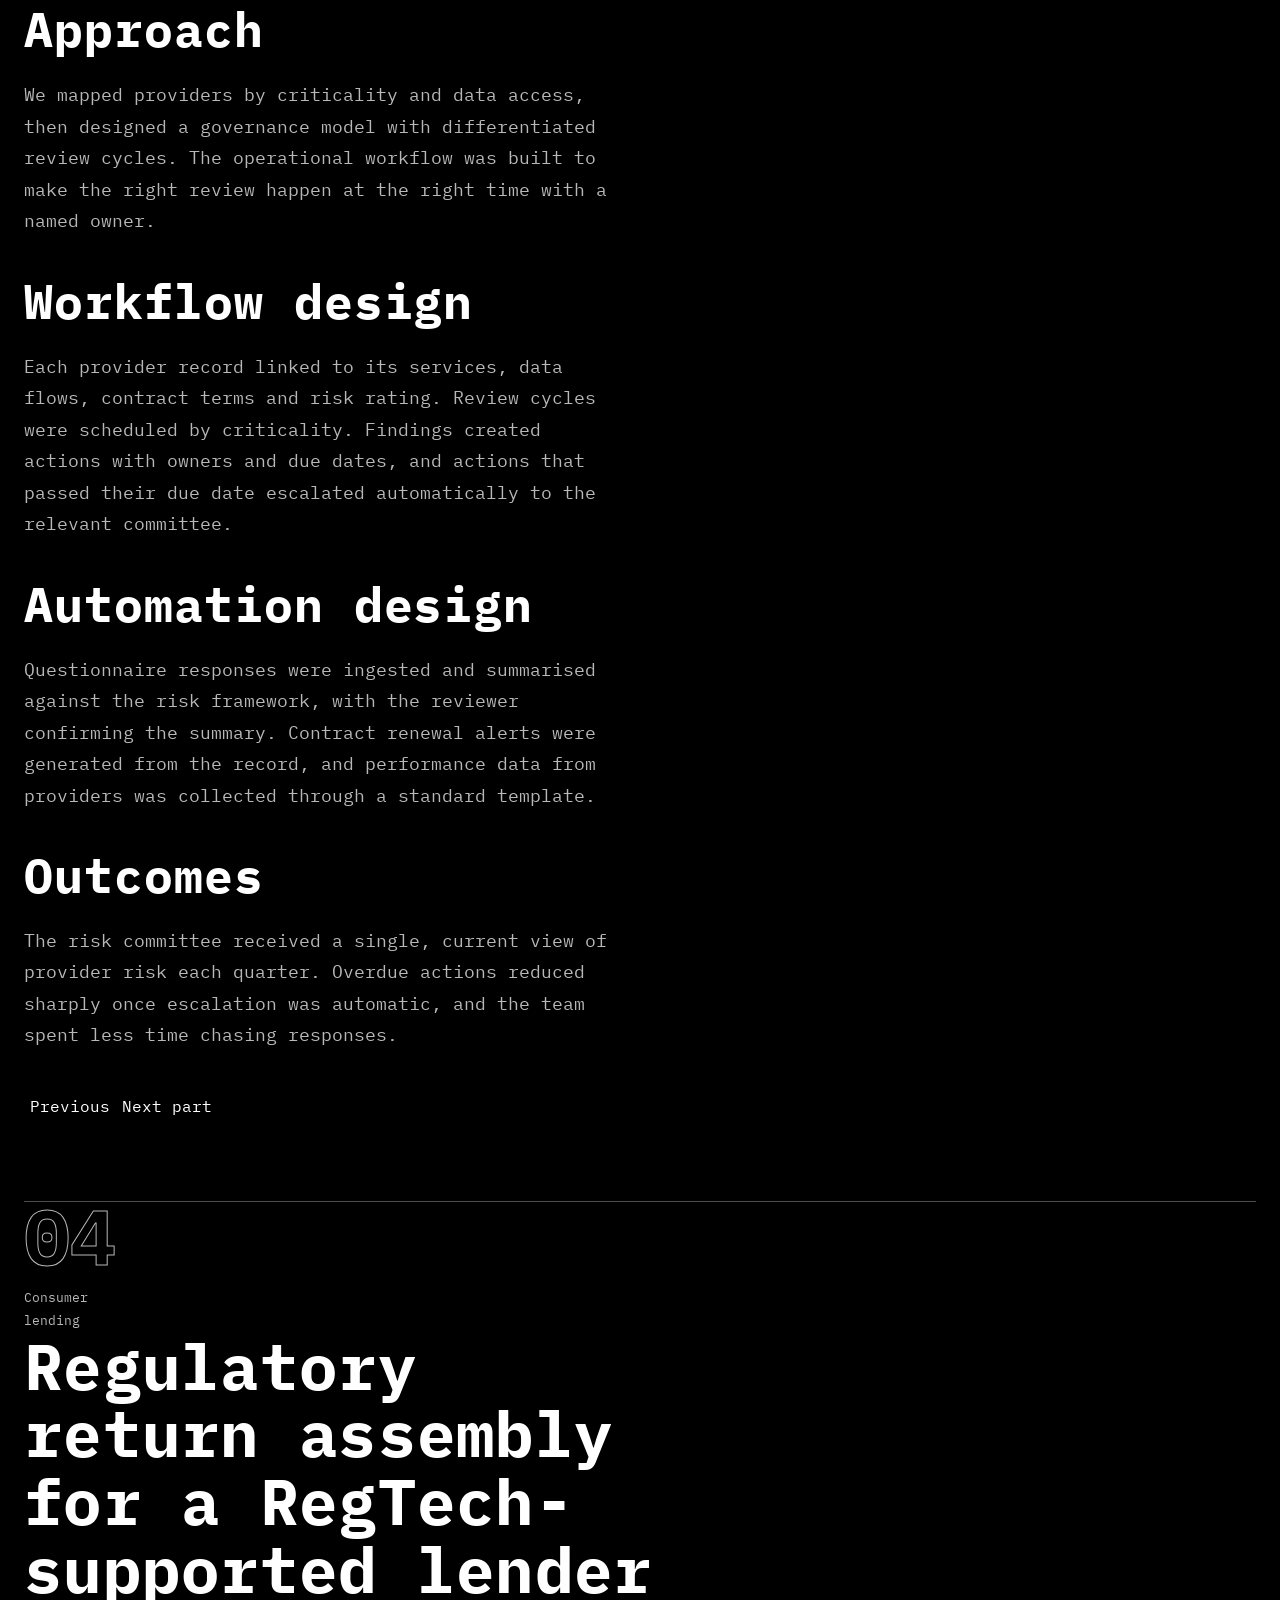
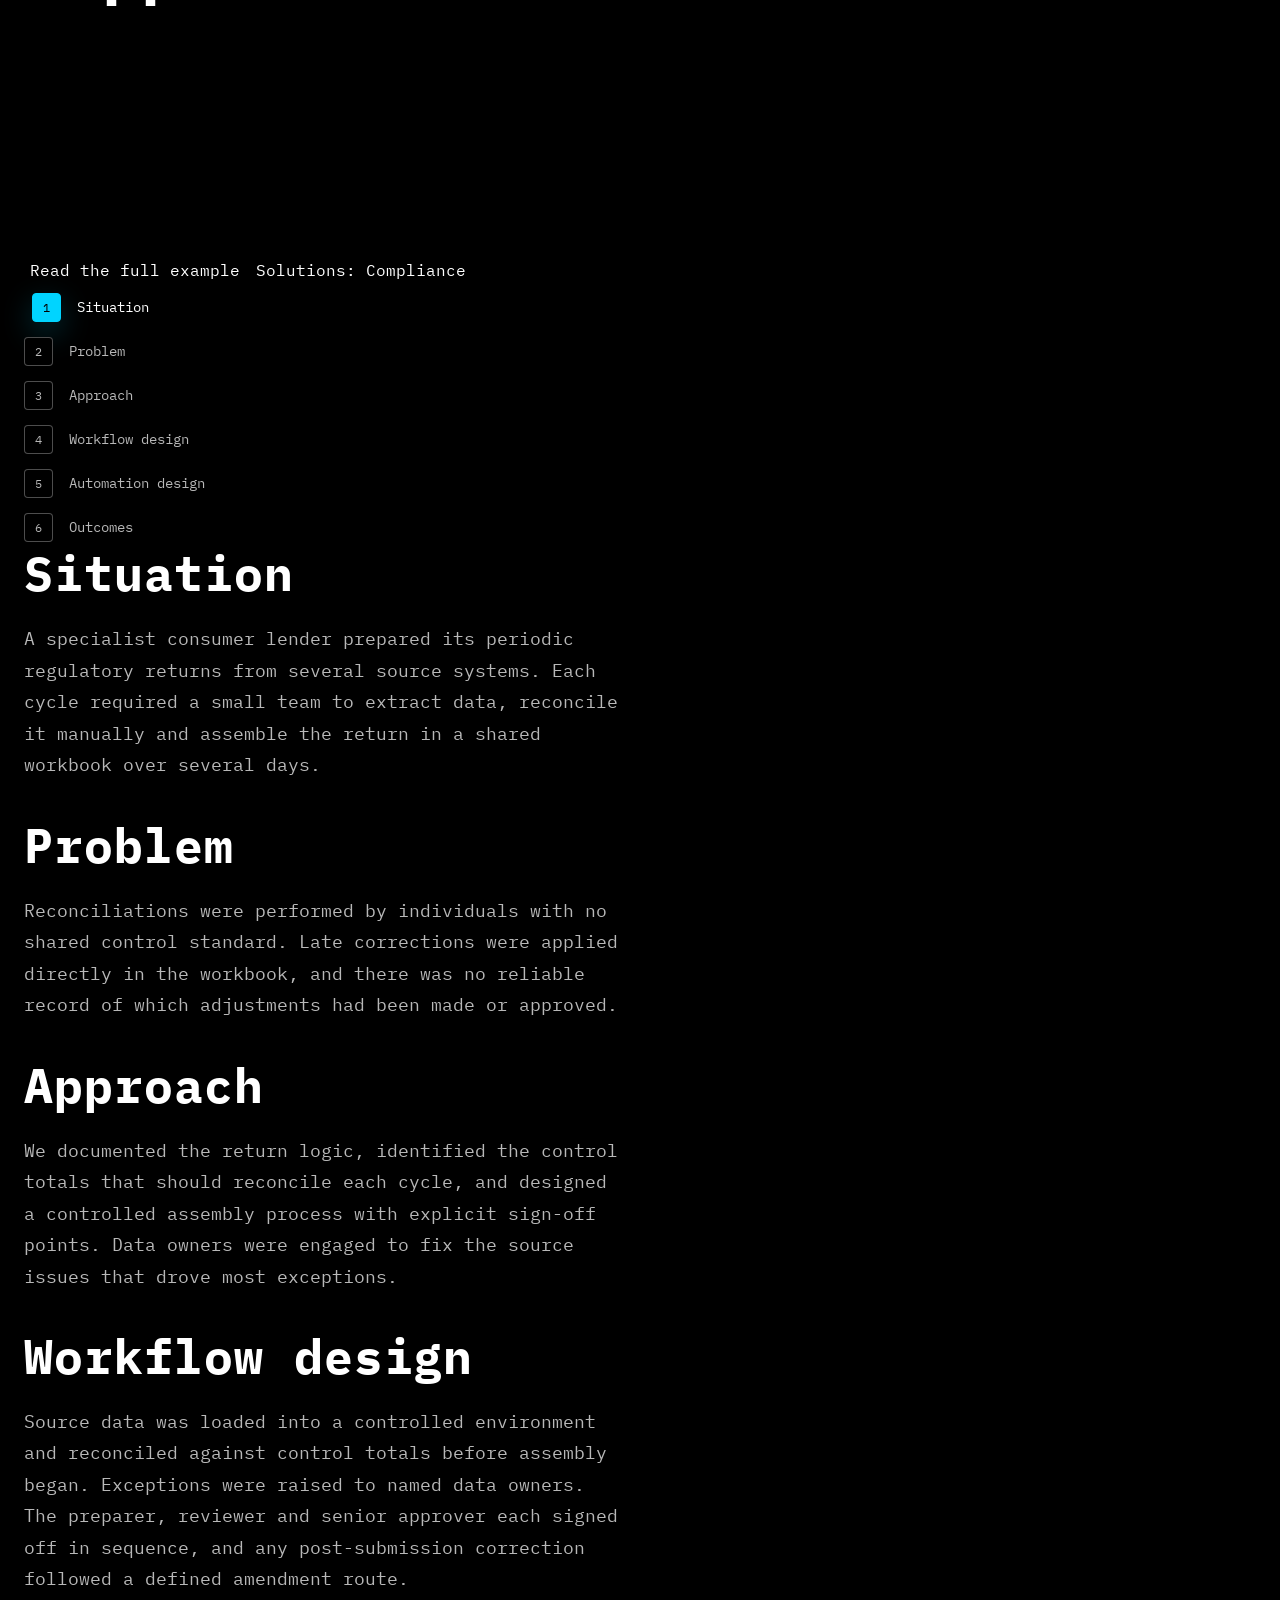
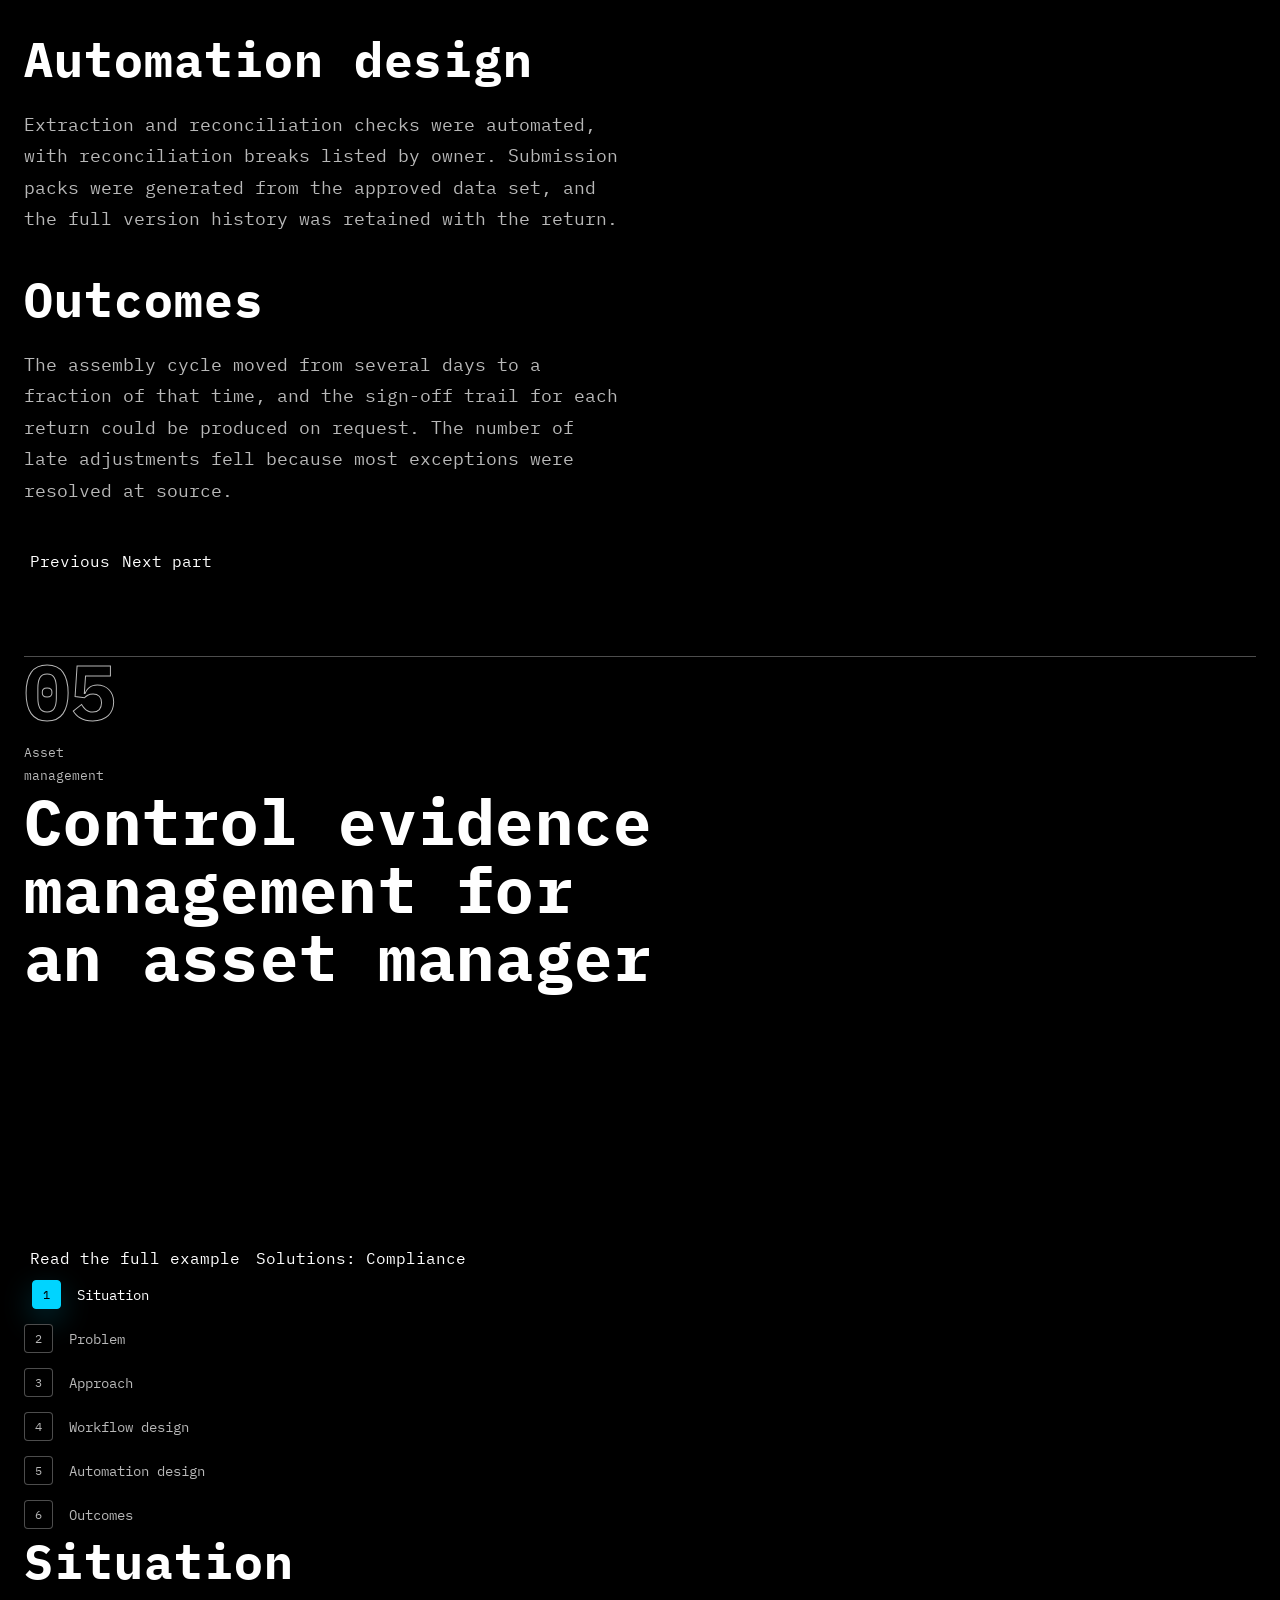
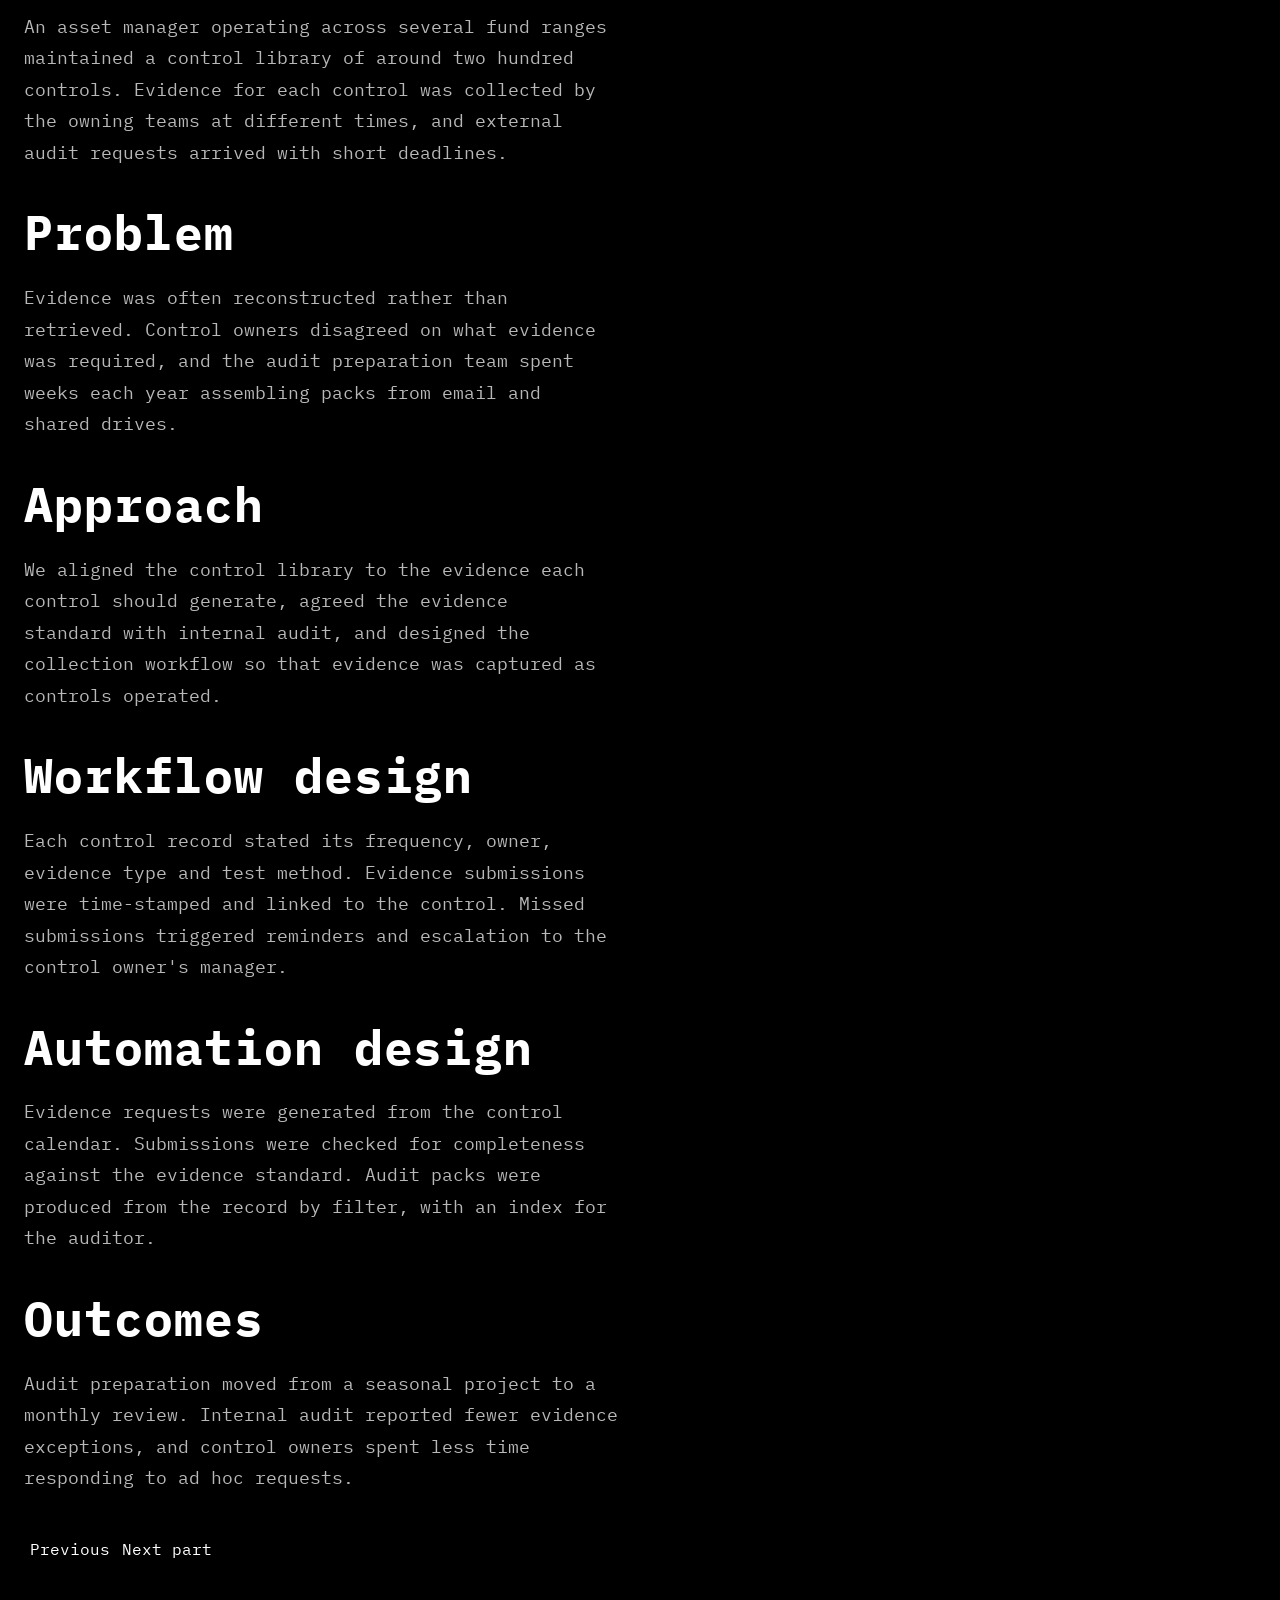
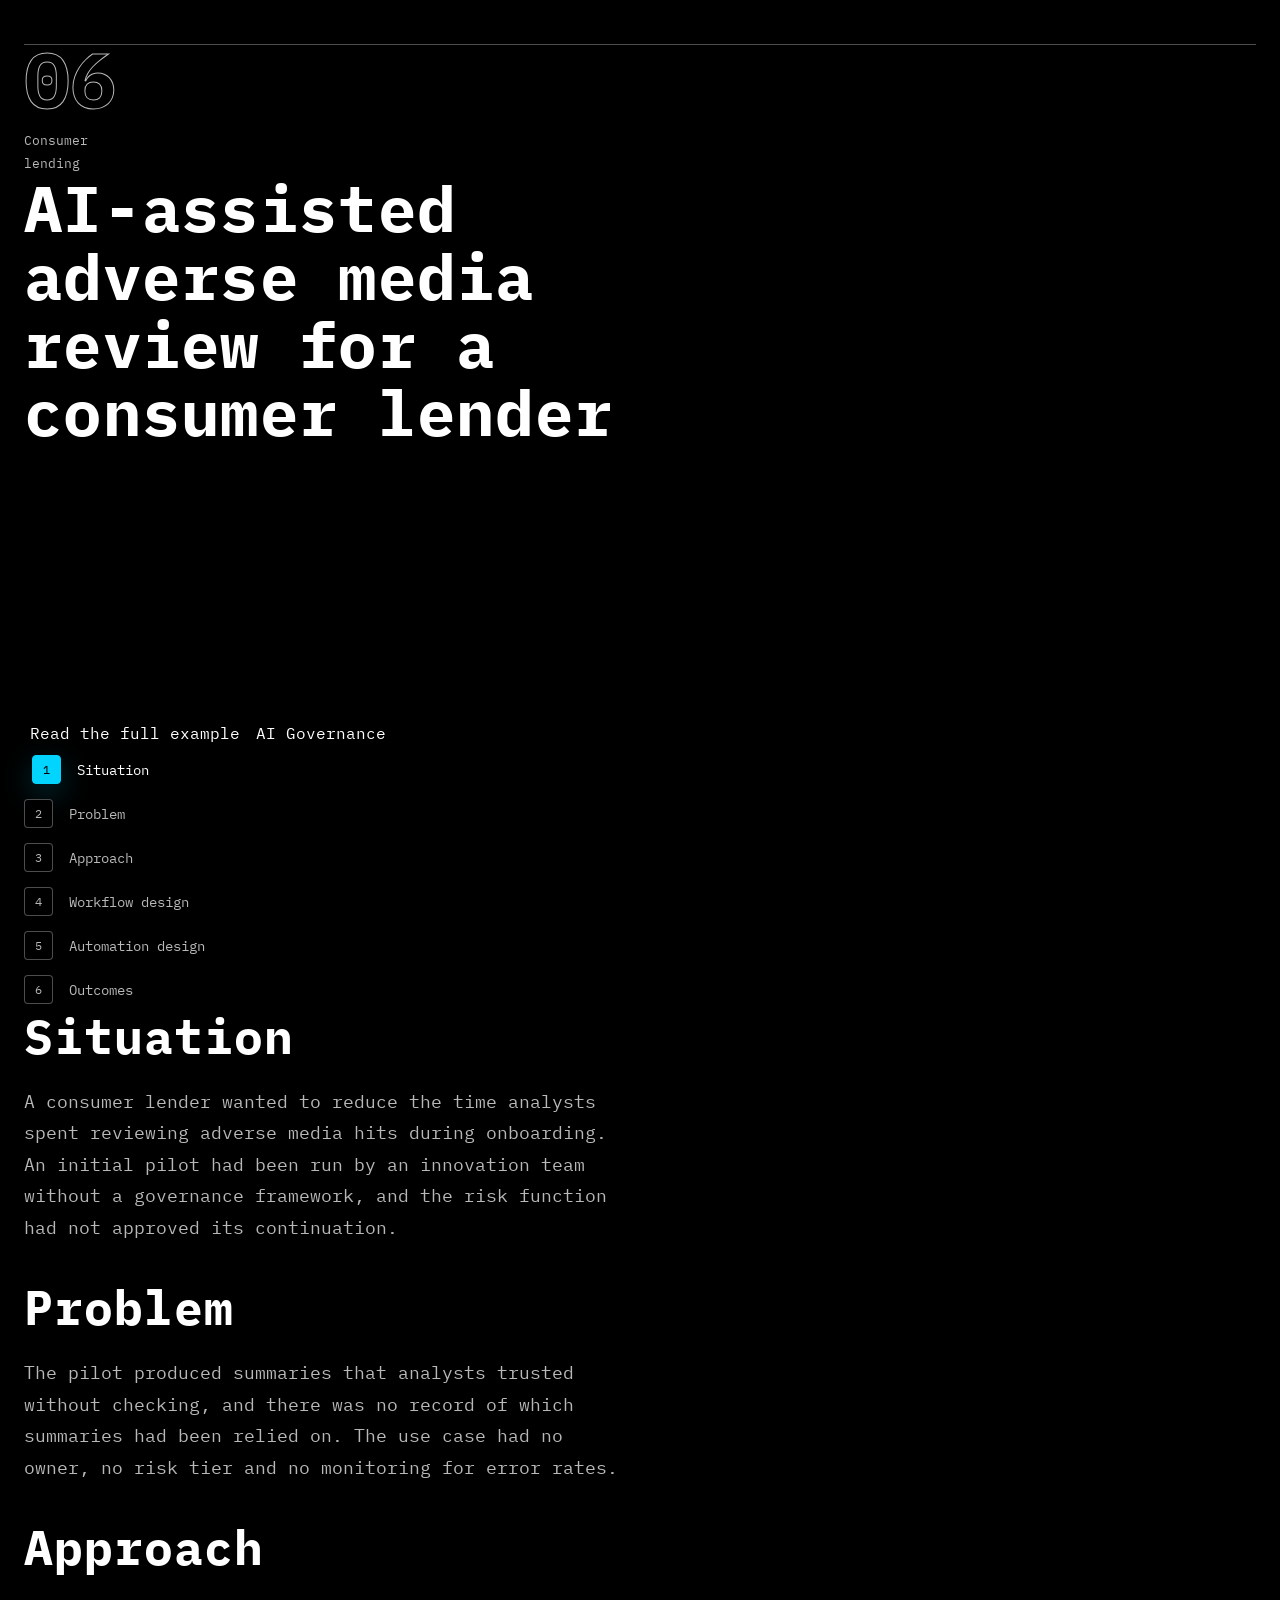
<file: z1-cloud/case-studies/index.pre-scrolly.html>
<!doctype html>
<html lang="en-GB">
<head>
  <meta charset="utf-8">
  <meta name="viewport" content="width=device-width, initial-scale=1">
  <title>Case Studies: Illustrative Examples in Regulated Operations | Zi Cloud Ltd</title>
  <meta name="description" content="Six illustrative examples of controlled workflow, AI governance and compliance operations redesign in regulated financial services. Fictional composites.">
  <meta property="og:title" content="Case Studies: Illustrative Examples in Regulated Operations | Zi Cloud Ltd">
  <meta property="og:description" content="Six illustrative examples of controlled workflow, AI governance and compliance operations redesign in regulated financial services. Fictional composites.">
  <meta property="og:locale" content="en_GB">
  <meta property="og:type" content="website">

  <!-- Fonts: Clash Display (headings) + IBM Plex Mono (body) -->
  <link rel="preconnect" href="https://api.fontshare.com" crossorigin>
  <link rel="preconnect" href="https://fonts.googleapis.com">
  <link rel="preconnect" href="https://fonts.gstatic.com" crossorigin>
  <link rel="stylesheet" href="https://api.fontshare.com/v2/css?f[]=clash-display@400,500,600,700&display=swap">
  <link rel="stylesheet" href="https://fonts.googleapis.com/css2?family=IBM+Plex+Mono:wght@400;500;600;700&display=swap">

  <!-- Global styles, then page styles -->
  <link rel="stylesheet" href="../global-css/main.css">
  <link rel="stylesheet" href="case-studies.css">

  <!-- Marks the page as JS-enabled before paint, so motion start states never flash -->
  <script>document.documentElement.classList.add('js')</script>
</head>
<body>
  <a class="skip-link" href="#main">Skip to content</a>
  <div class="scroll-progress" aria-hidden="true"></div>

  <header class="site-header">
    <div class="container site-header__inner">
      <a class="logo" href="../index.html" aria-label="Zi Cloud, home">
        <span class="logo__word" aria-hidden="true">Zi Cloud</span>
      </a>

      <button class="nav-toggle" type="button" aria-expanded="false" aria-controls="site-nav">Menu</button>

      <nav class="nav" id="site-nav" aria-label="Main">
        <ul class="nav__list" role="list">
          <li><a class="nav__link" href="../services/index.html">Services</a></li>
          <li><a class="nav__link" href="../solutions/index.html">Solutions</a></li>
          <li><a class="nav__link" href="../ai-governance/index.html">AI Governance</a></li>
          <li><a class="nav__link" href="../case-studies/index.html" aria-current="page">Case Studies</a></li>
          <li><a class="nav__link" href="../insights/index.html">Insights</a></li>
          <li><a class="nav__link" href="../about/index.html">About</a></li>
        </ul>
        <a class="btn btn--primary" href="../contact/index.html#discovery">Book Discovery Call</a>
      </nav>
    </div>
  </header>

  <main id="main">
    <section class="cs-hero" aria-labelledby="page-title">
      <div class="cs-hero__bg" aria-hidden="true"></div>
      <div class="container cs-hero__grid">
        <div class="cs-hero__copy hero-enter">
          <nav class="breadcrumb" aria-label="Breadcrumb"><ol><li><a href="../index.html">Home</a></li><li><span aria-current="page">Case Studies</span></li></ol></nav>
          <p class="eyebrow">Case studies</p>
          <h1 class="cs-hero__title" id="page-title">Illustrative examples, not customer references</h1>
          <p class="lead text-muted">Fictional composites that show our method. Figures are indicative.</p>
          <div class="cluster"><a class="btn btn--primary btn--lg" href="../contact/index.html#discovery">Discuss a similar situation</a></div>
        </div>
        <nav class="cs-ledger" aria-label="The six examples">
          <p class="cs-ledger__k">Six examples</p>
          <ol role="list"><li><a class="cs-led" href="#alert-triage-payments" data-open="alert-triage-payments"><span class="cs-led__n">01</span><span class="cs-led__s">Payments</span><span class="cs-led__t">Alert triage backlog at a payments institution</span></a></li><li><a class="cs-led" href="#kyc-refresh" data-open="kyc-refresh"><span class="cs-led__n">02</span><span class="cs-led__s">Financial services</span><span class="cs-led__t">Periodic KYC refresh for a challenger bank</span></a></li><li><a class="cs-led" href="#third-party-governance" data-open="third-party-governance"><span class="cs-led__n">03</span><span class="cs-led__s">Asset and wealth management</span><span class="cs-led__t">Third-party governance for an investment platform</span></a></li><li><a class="cs-led" href="#regulatory-return-assembly" data-open="regulatory-return-assembly"><span class="cs-led__n">04</span><span class="cs-led__s">Consumer lending</span><span class="cs-led__t">Regulatory return assembly for a RegTech-supported lender</span></a></li><li><a class="cs-led" href="#control-evidence-asset-manager" data-open="control-evidence-asset-manager"><span class="cs-led__n">05</span><span class="cs-led__s">Asset management</span><span class="cs-led__t">Control evidence management for an asset manager</span></a></li><li><a class="cs-led" href="#ai-adverse-media" data-open="ai-adverse-media"><span class="cs-led__n">06</span><span class="cs-led__s">Consumer lending</span><span class="cs-led__t">AI-assisted adverse media review for a consumer lender</span></a></li></ol>
        </nav>
      </div>
    </section>

    <section class="cs-list" aria-label="Case studies">
      <div class="container">
        <p class="cs-note"><span aria-hidden="true"></span>These are fictional composites, not customer references. Every figure is illustrative.</p>
        <div class="cs-filter" role="group" aria-label="Filter by sector"><button type="button" class="cs-chip is-on" data-filter="all" aria-pressed="true">All</button><button type="button" class="cs-chip" data-filter="Payments" aria-pressed="false">Payments</button><button type="button" class="cs-chip" data-filter="Financial services" aria-pressed="false">Financial services</button><button type="button" class="cs-chip" data-filter="Asset and wealth management" aria-pressed="false">Asset and wealth management</button><button type="button" class="cs-chip" data-filter="Consumer lending" aria-pressed="false">Consumer lending</button><button type="button" class="cs-chip" data-filter="Asset management" aria-pressed="false">Asset management</button></div>
        <p class="cs-count" aria-live="polite"><span data-shown>6</span> of 6 examples</p>
        
        <article class="cs" id="alert-triage-payments" data-sector="Payments" aria-labelledby="alert-triage-payments-t">
          <div class="cs__lead">
            <p class="cs__n" aria-hidden="true">01</p>
            <p class="cs__sector">Payments</p>
          </div>
          <div class="cs__main">
            <h2 class="cs__t" id="alert-triage-payments-t">Alert triage backlog at a payments institution</h2>
            <dl class="cs__metrics"><div class="cs-m"><dd class="cs-m__v" data-v="42%">42%</dd><dt class="cs-m__l">Reduction in median time to disposition (illustrative)</dt></div><div class="cs-m"><dd class="cs-m__v" data-v="31%">31%</dd><dt class="cs-m__l">Fewer duplicate alerts reaching analysts (illustrative)</dt></div><div class="cs-m"><dd class="cs-m__v" data-v="100%">100%</dd><dt class="cs-m__l">Dispositions with a recorded rationale (illustrative)</dt></div></dl>
            <div class="cs__bar">
              <button type="button" class="cs__btn" aria-expanded="false" aria-controls="alert-triage-payments-body"><span class="cs__btn-t">Read the full example</span><span class="cs__btn-i" aria-hidden="true"></span></button>
              <a class="cs__rel" href="../solutions/index.html#financial-crime">Solutions: Financial crime</a>
            </div>
            <div class="cs__body" id="alert-triage-payments-body">
              <div class="cs__clip">
                <div class="cs__reader">
                  <ol class="cs__steps" role="list" aria-label="Parts of this example"><li><button type="button" class="cs-step is-on" data-i="0"><span class="cs-step__n">1</span>Situation</button></li><li><button type="button" class="cs-step" data-i="1"><span class="cs-step__n">2</span>Problem</button></li><li><button type="button" class="cs-step" data-i="2"><span class="cs-step__n">3</span>Approach</button></li><li><button type="button" class="cs-step" data-i="3"><span class="cs-step__n">4</span>Workflow design</button></li><li><button type="button" class="cs-step" data-i="4"><span class="cs-step__n">5</span>Automation design</button></li><li><button type="button" class="cs-step" data-i="5"><span class="cs-step__n">6</span>Outcomes</button></li></ol>
                  <div class="cs__panel">
                    <section class="cs-part is-on" data-i="0" aria-labelledby="alert-triage-payments-p0"><h3 class="cs-part__k" id="alert-triage-payments-p0">Situation</h3><p class="cs-part__p">A UK-regulated payments institution processing several million transactions a month had built its alert review process across a shared spreadsheet, a case tool and email. Alert volumes had grown after a product expansion, and the review queue was measured in weeks rather than days.</p></section><section class="cs-part" data-i="1" aria-labelledby="alert-triage-payments-p1"><h3 class="cs-part__k" id="alert-triage-payments-p1">Problem</h3><p class="cs-part__p">Analysts prioritised alerts by instinct. Duplicate alerts were reviewed separately, quality assurance sampled randomly after closure, and the reasoning behind dispositions was often recorded in free text that was hard to retrieve. Senior managers could not see which alerts were aging or why.</p></section><section class="cs-part" data-i="2" aria-labelledby="alert-triage-payments-p2"><h3 class="cs-part__k" id="alert-triage-payments-p2">Approach</h3><p class="cs-part__p">We ran a four-week discovery to map the real alert journey, identify duplicate generation patterns and quantify rework. We then redesigned triage around risk-based queues, with the rules for queue assignment set and approved by the MLRO function.</p></section><section class="cs-part" data-i="3" aria-labelledby="alert-triage-payments-p3"><h3 class="cs-part__k" id="alert-triage-payments-p3">Workflow design</h3><p class="cs-part__p">A single case record per customer and risk theme replaced per-alert tracking. Stages were defined with service levels, mandatory disposition fields and a rationale standard. QA moved from post-closure random sampling to risk-weighted sampling at the point of disposition.</p></section><section class="cs-part" data-i="4" aria-labelledby="alert-triage-payments-p4"><h3 class="cs-part__k" id="alert-triage-payments-p4">Automation design</h3><p class="cs-part__p">Alerts were clustered by customer and typology before reaching analysts. Document and transaction summaries were drafted automatically for each case, with the analyst editing and approving the summary before it became part of the record. All draft and final versions were logged.</p></section><section class="cs-part cs-part--out" data-i="5" aria-labelledby="alert-triage-payments-p5"><h3 class="cs-part__k" id="alert-triage-payments-p5">Outcomes</h3><p class="cs-part__p">The queue was brought within the internal service level within two quarters. The QA team gained a view of defect patterns by analyst and typology, which led to targeted training. Supervisory information became available on demand from the case record.</p></section>
                    <div class="cs__nav"><button type="button" class="cs__prev" aria-label="Previous part">Previous</button><button type="button" class="cs__next" aria-label="Next part">Next part</button></div>
                  </div>
                </div>
              </div>
            </div>
          </div>
        </article>
        <article class="cs" id="kyc-refresh" data-sector="Financial services" aria-labelledby="kyc-refresh-t">
          <div class="cs__lead">
            <p class="cs__n" aria-hidden="true">02</p>
            <p class="cs__sector">Financial services</p>
          </div>
          <div class="cs__main">
            <h2 class="cs__t" id="kyc-refresh-t">Periodic KYC refresh for a challenger bank</h2>
            <dl class="cs__metrics"><div class="cs-m"><dd class="cs-m__v" data-v="3 months">3 months</dd><dt class="cs-m__l">Time to clear the legacy review backlog (illustrative)</dt></div><div class="cs-m"><dd class="cs-m__v" data-v="60%">60%</dd><dt class="cs-m__l">Reduction in manual document chasing (illustrative)</dt></div><div class="cs-m"><dd class="cs-m__v" data-v="100%">100%</dd><dt class="cs-m__l">Higher-risk reviews on schedule after phase two (illustrative)</dt></div></dl>
            <div class="cs__bar">
              <button type="button" class="cs__btn" aria-expanded="false" aria-controls="kyc-refresh-body"><span class="cs__btn-t">Read the full example</span><span class="cs__btn-i" aria-hidden="true"></span></button>
              <a class="cs__rel" href="../solutions/index.html#financial-crime">Solutions: Financial crime</a>
            </div>
            <div class="cs__body" id="kyc-refresh-body">
              <div class="cs__clip">
                <div class="cs__reader">
                  <ol class="cs__steps" role="list" aria-label="Parts of this example"><li><button type="button" class="cs-step is-on" data-i="0"><span class="cs-step__n">1</span>Situation</button></li><li><button type="button" class="cs-step" data-i="1"><span class="cs-step__n">2</span>Problem</button></li><li><button type="button" class="cs-step" data-i="2"><span class="cs-step__n">3</span>Approach</button></li><li><button type="button" class="cs-step" data-i="3"><span class="cs-step__n">4</span>Workflow design</button></li><li><button type="button" class="cs-step" data-i="4"><span class="cs-step__n">5</span>Automation design</button></li><li><button type="button" class="cs-step" data-i="5"><span class="cs-step__n">6</span>Outcomes</button></li></ol>
                  <div class="cs__panel">
                    <section class="cs-part is-on" data-i="0" aria-labelledby="kyc-refresh-p0"><h3 class="cs-part__k" id="kyc-refresh-p0">Situation</h3><p class="cs-part__p">A challenger bank had onboarded a large retail customer base quickly and was now facing a backlog of periodic reviews. Refresh schedules were held in a data extract that was updated manually each month.</p></section><section class="cs-part" data-i="1" aria-labelledby="kyc-refresh-p1"><h3 class="cs-part__k" id="kyc-refresh-p1">Problem</h3><p class="cs-part__p">Review tasks were allocated unevenly, documents arrived through several channels, and the completion record for each refresh was split between the customer file and an operations tracker. The bank could not evidence timely reviews for higher-risk segments.</p></section><section class="cs-part" data-i="2" aria-labelledby="kyc-refresh-p2"><h3 class="cs-part__k" id="kyc-refresh-p2">Approach</h3><p class="cs-part__p">We designed a risk-segmented refresh model with defined cadences and decision authorities, then built the operational workflow around it. The change was phased by customer segment to keep the backlog under control.</p></section><section class="cs-part" data-i="3" aria-labelledby="kyc-refresh-p3"><h3 class="cs-part__k" id="kyc-refresh-p3">Workflow design</h3><p class="cs-part__p">Refresh tasks were generated automatically from risk rating and last review date. Customers received a controlled document request with a checklist. Each stage captured who acted, what was checked and what decision was taken, with escalation to a senior reviewer where the risk rating required it.</p></section><section class="cs-part" data-i="4" aria-labelledby="kyc-refresh-p4"><h3 class="cs-part__k" id="kyc-refresh-p4">Automation design</h3><p class="cs-part__p">Document receipt triggered automatic classification and completeness checks. Documents that failed checks were routed to a verification queue with the specific gap identified. Reminder and escalation messages followed the approved template set.</p></section><section class="cs-part cs-part--out" data-i="5" aria-labelledby="kyc-refresh-p5"><h3 class="cs-part__k" id="kyc-refresh-p5">Outcomes</h3><p class="cs-part__p">Higher-risk reviews became timely and measurable. The bank could show a completion record for each refresh that matched the risk-based policy, and the backlog was cleared in a phased plan agreed with the regulator through the normal supervisory dialogue.</p></section>
                    <div class="cs__nav"><button type="button" class="cs__prev" aria-label="Previous part">Previous</button><button type="button" class="cs__next" aria-label="Next part">Next part</button></div>
                  </div>
                </div>
              </div>
            </div>
          </div>
        </article>
        <article class="cs" id="third-party-governance" data-sector="Asset and wealth management" aria-labelledby="third-party-governance-t">
          <div class="cs__lead">
            <p class="cs__n" aria-hidden="true">03</p>
            <p class="cs__sector">Asset and wealth management</p>
          </div>
          <div class="cs__main">
            <h2 class="cs__t" id="third-party-governance-t">Third-party governance for an investment platform</h2>
            <dl class="cs__metrics"><div class="cs-m"><dd class="cs-m__v" data-v="40+">40+</dd><dt class="cs-m__l">Providers under a single governance model (illustrative)</dt></div><div class="cs-m"><dd class="cs-m__v" data-v="80%">80%</dd><dt class="cs-m__l">Reduction in overdue review actions (illustrative)</dt></div><div class="cs-m"><dd class="cs-m__v" data-v="Quarterly">Quarterly</dd><dt class="cs-m__l">Committee reporting from a single record (illustrative)</dt></div></dl>
            <div class="cs__bar">
              <button type="button" class="cs__btn" aria-expanded="false" aria-controls="third-party-governance-body"><span class="cs__btn-t">Read the full example</span><span class="cs__btn-i" aria-hidden="true"></span></button>
              <a class="cs__rel" href="../solutions/index.html#compliance">Solutions: Compliance</a>
            </div>
            <div class="cs__body" id="third-party-governance-body">
              <div class="cs__clip">
                <div class="cs__reader">
                  <ol class="cs__steps" role="list" aria-label="Parts of this example"><li><button type="button" class="cs-step is-on" data-i="0"><span class="cs-step__n">1</span>Situation</button></li><li><button type="button" class="cs-step" data-i="1"><span class="cs-step__n">2</span>Problem</button></li><li><button type="button" class="cs-step" data-i="2"><span class="cs-step__n">3</span>Approach</button></li><li><button type="button" class="cs-step" data-i="3"><span class="cs-step__n">4</span>Workflow design</button></li><li><button type="button" class="cs-step" data-i="4"><span class="cs-step__n">5</span>Automation design</button></li><li><button type="button" class="cs-step" data-i="5"><span class="cs-step__n">6</span>Outcomes</button></li></ol>
                  <div class="cs__panel">
                    <section class="cs-part is-on" data-i="0" aria-labelledby="third-party-governance-p0"><h3 class="cs-part__k" id="third-party-governance-p0">Situation</h3><p class="cs-part__p">An investment platform used more than forty third-party providers across administration, data, custody support and technology. Due diligence was completed at onboarding, and periodic reviews were tracked in spreadsheets maintained by different teams.</p></section><section class="cs-part" data-i="1" aria-labelledby="third-party-governance-p1"><h3 class="cs-part__k" id="third-party-governance-p1">Problem</h3><p class="cs-part__p">Nobody held a complete view of provider risk. Issues raised during reviews were tracked in email and rarely closed. Contract renewal dates were missed, and the evidence for provider oversight was not available in a form the risk committee could use.</p></section><section class="cs-part" data-i="2" aria-labelledby="third-party-governance-p2"><h3 class="cs-part__k" id="third-party-governance-p2">Approach</h3><p class="cs-part__p">We mapped providers by criticality and data access, then designed a governance model with differentiated review cycles. The operational workflow was built to make the right review happen at the right time with a named owner.</p></section><section class="cs-part" data-i="3" aria-labelledby="third-party-governance-p3"><h3 class="cs-part__k" id="third-party-governance-p3">Workflow design</h3><p class="cs-part__p">Each provider record linked to its services, data flows, contract terms and risk rating. Review cycles were scheduled by criticality. Findings created actions with owners and due dates, and actions that passed their due date escalated automatically to the relevant committee.</p></section><section class="cs-part" data-i="4" aria-labelledby="third-party-governance-p4"><h3 class="cs-part__k" id="third-party-governance-p4">Automation design</h3><p class="cs-part__p">Questionnaire responses were ingested and summarised against the risk framework, with the reviewer confirming the summary. Contract renewal alerts were generated from the record, and performance data from providers was collected through a standard template.</p></section><section class="cs-part cs-part--out" data-i="5" aria-labelledby="third-party-governance-p5"><h3 class="cs-part__k" id="third-party-governance-p5">Outcomes</h3><p class="cs-part__p">The risk committee received a single, current view of provider risk each quarter. Overdue actions reduced sharply once escalation was automatic, and the team spent less time chasing responses.</p></section>
                    <div class="cs__nav"><button type="button" class="cs__prev" aria-label="Previous part">Previous</button><button type="button" class="cs__next" aria-label="Next part">Next part</button></div>
                  </div>
                </div>
              </div>
            </div>
          </div>
        </article>
        <article class="cs" id="regulatory-return-assembly" data-sector="Consumer lending" aria-labelledby="regulatory-return-assembly-t">
          <div class="cs__lead">
            <p class="cs__n" aria-hidden="true">04</p>
            <p class="cs__sector">Consumer lending</p>
          </div>
          <div class="cs__main">
            <h2 class="cs__t" id="regulatory-return-assembly-t">Regulatory return assembly for a RegTech-supported lender</h2>
            <dl class="cs__metrics"><div class="cs-m"><dd class="cs-m__v" data-v="70%">70%</dd><dt class="cs-m__l">Reduction in assembly effort per cycle (illustrative)</dt></div><div class="cs-m"><dd class="cs-m__v" data-v="0">0</dd><dt class="cs-m__l">Unapproved adjustments in the final two cycles (illustrative)</dt></div><div class="cs-m"><dd class="cs-m__v" data-v="3 days">3 days</dd><dt class="cs-m__l">Saved from each reporting cycle (illustrative)</dt></div></dl>
            <div class="cs__bar">
              <button type="button" class="cs__btn" aria-expanded="false" aria-controls="regulatory-return-assembly-body"><span class="cs__btn-t">Read the full example</span><span class="cs__btn-i" aria-hidden="true"></span></button>
              <a class="cs__rel" href="../solutions/index.html#compliance">Solutions: Compliance</a>
            </div>
            <div class="cs__body" id="regulatory-return-assembly-body">
              <div class="cs__clip">
                <div class="cs__reader">
                  <ol class="cs__steps" role="list" aria-label="Parts of this example"><li><button type="button" class="cs-step is-on" data-i="0"><span class="cs-step__n">1</span>Situation</button></li><li><button type="button" class="cs-step" data-i="1"><span class="cs-step__n">2</span>Problem</button></li><li><button type="button" class="cs-step" data-i="2"><span class="cs-step__n">3</span>Approach</button></li><li><button type="button" class="cs-step" data-i="3"><span class="cs-step__n">4</span>Workflow design</button></li><li><button type="button" class="cs-step" data-i="4"><span class="cs-step__n">5</span>Automation design</button></li><li><button type="button" class="cs-step" data-i="5"><span class="cs-step__n">6</span>Outcomes</button></li></ol>
                  <div class="cs__panel">
                    <section class="cs-part is-on" data-i="0" aria-labelledby="regulatory-return-assembly-p0"><h3 class="cs-part__k" id="regulatory-return-assembly-p0">Situation</h3><p class="cs-part__p">A specialist consumer lender prepared its periodic regulatory returns from several source systems. Each cycle required a small team to extract data, reconcile it manually and assemble the return in a shared workbook over several days.</p></section><section class="cs-part" data-i="1" aria-labelledby="regulatory-return-assembly-p1"><h3 class="cs-part__k" id="regulatory-return-assembly-p1">Problem</h3><p class="cs-part__p">Reconciliations were performed by individuals with no shared control standard. Late corrections were applied directly in the workbook, and there was no reliable record of which adjustments had been made or approved.</p></section><section class="cs-part" data-i="2" aria-labelledby="regulatory-return-assembly-p2"><h3 class="cs-part__k" id="regulatory-return-assembly-p2">Approach</h3><p class="cs-part__p">We documented the return logic, identified the control totals that should reconcile each cycle, and designed a controlled assembly process with explicit sign-off points. Data owners were engaged to fix the source issues that drove most exceptions.</p></section><section class="cs-part" data-i="3" aria-labelledby="regulatory-return-assembly-p3"><h3 class="cs-part__k" id="regulatory-return-assembly-p3">Workflow design</h3><p class="cs-part__p">Source data was loaded into a controlled environment and reconciled against control totals before assembly began. Exceptions were raised to named data owners. The preparer, reviewer and senior approver each signed off in sequence, and any post-submission correction followed a defined amendment route.</p></section><section class="cs-part" data-i="4" aria-labelledby="regulatory-return-assembly-p4"><h3 class="cs-part__k" id="regulatory-return-assembly-p4">Automation design</h3><p class="cs-part__p">Extraction and reconciliation checks were automated, with reconciliation breaks listed by owner. Submission packs were generated from the approved data set, and the full version history was retained with the return.</p></section><section class="cs-part cs-part--out" data-i="5" aria-labelledby="regulatory-return-assembly-p5"><h3 class="cs-part__k" id="regulatory-return-assembly-p5">Outcomes</h3><p class="cs-part__p">The assembly cycle moved from several days to a fraction of that time, and the sign-off trail for each return could be produced on request. The number of late adjustments fell because most exceptions were resolved at source.</p></section>
                    <div class="cs__nav"><button type="button" class="cs__prev" aria-label="Previous part">Previous</button><button type="button" class="cs__next" aria-label="Next part">Next part</button></div>
                  </div>
                </div>
              </div>
            </div>
          </div>
        </article>
        <article class="cs" id="control-evidence-asset-manager" data-sector="Asset management" aria-labelledby="control-evidence-asset-manager-t">
          <div class="cs__lead">
            <p class="cs__n" aria-hidden="true">05</p>
            <p class="cs__sector">Asset management</p>
          </div>
          <div class="cs__main">
            <h2 class="cs__t" id="control-evidence-asset-manager-t">Control evidence management for an asset manager</h2>
            <dl class="cs__metrics"><div class="cs-m"><dd class="cs-m__v" data-v="200">200</dd><dt class="cs-m__l">Controls with defined evidence standards (illustrative)</dt></div><div class="cs-m"><dd class="cs-m__v" data-v="75%">75%</dd><dt class="cs-m__l">Reduction in audit preparation time (illustrative)</dt></div><div class="cs-m"><dd class="cs-m__v" data-v="90%">90%</dd><dt class="cs-m__l">Evidence submitted on time after escalation design (illustrative)</dt></div></dl>
            <div class="cs__bar">
              <button type="button" class="cs__btn" aria-expanded="false" aria-controls="control-evidence-asset-manager-body"><span class="cs__btn-t">Read the full example</span><span class="cs__btn-i" aria-hidden="true"></span></button>
              <a class="cs__rel" href="../solutions/index.html#compliance">Solutions: Compliance</a>
            </div>
            <div class="cs__body" id="control-evidence-asset-manager-body">
              <div class="cs__clip">
                <div class="cs__reader">
                  <ol class="cs__steps" role="list" aria-label="Parts of this example"><li><button type="button" class="cs-step is-on" data-i="0"><span class="cs-step__n">1</span>Situation</button></li><li><button type="button" class="cs-step" data-i="1"><span class="cs-step__n">2</span>Problem</button></li><li><button type="button" class="cs-step" data-i="2"><span class="cs-step__n">3</span>Approach</button></li><li><button type="button" class="cs-step" data-i="3"><span class="cs-step__n">4</span>Workflow design</button></li><li><button type="button" class="cs-step" data-i="4"><span class="cs-step__n">5</span>Automation design</button></li><li><button type="button" class="cs-step" data-i="5"><span class="cs-step__n">6</span>Outcomes</button></li></ol>
                  <div class="cs__panel">
                    <section class="cs-part is-on" data-i="0" aria-labelledby="control-evidence-asset-manager-p0"><h3 class="cs-part__k" id="control-evidence-asset-manager-p0">Situation</h3><p class="cs-part__p">An asset manager operating across several fund ranges maintained a control library of around two hundred controls. Evidence for each control was collected by the owning teams at different times, and external audit requests arrived with short deadlines.</p></section><section class="cs-part" data-i="1" aria-labelledby="control-evidence-asset-manager-p1"><h3 class="cs-part__k" id="control-evidence-asset-manager-p1">Problem</h3><p class="cs-part__p">Evidence was often reconstructed rather than retrieved. Control owners disagreed on what evidence was required, and the audit preparation team spent weeks each year assembling packs from email and shared drives.</p></section><section class="cs-part" data-i="2" aria-labelledby="control-evidence-asset-manager-p2"><h3 class="cs-part__k" id="control-evidence-asset-manager-p2">Approach</h3><p class="cs-part__p">We aligned the control library to the evidence each control should generate, agreed the evidence standard with internal audit, and designed the collection workflow so that evidence was captured as controls operated.</p></section><section class="cs-part" data-i="3" aria-labelledby="control-evidence-asset-manager-p3"><h3 class="cs-part__k" id="control-evidence-asset-manager-p3">Workflow design</h3><p class="cs-part__p">Each control record stated its frequency, owner, evidence type and test method. Evidence submissions were time-stamped and linked to the control. Missed submissions triggered reminders and escalation to the control owner&#x27;s manager.</p></section><section class="cs-part" data-i="4" aria-labelledby="control-evidence-asset-manager-p4"><h3 class="cs-part__k" id="control-evidence-asset-manager-p4">Automation design</h3><p class="cs-part__p">Evidence requests were generated from the control calendar. Submissions were checked for completeness against the evidence standard. Audit packs were produced from the record by filter, with an index for the auditor.</p></section><section class="cs-part cs-part--out" data-i="5" aria-labelledby="control-evidence-asset-manager-p5"><h3 class="cs-part__k" id="control-evidence-asset-manager-p5">Outcomes</h3><p class="cs-part__p">Audit preparation moved from a seasonal project to a monthly review. Internal audit reported fewer evidence exceptions, and control owners spent less time responding to ad hoc requests.</p></section>
                    <div class="cs__nav"><button type="button" class="cs__prev" aria-label="Previous part">Previous</button><button type="button" class="cs__next" aria-label="Next part">Next part</button></div>
                  </div>
                </div>
              </div>
            </div>
          </div>
        </article>
        <article class="cs" id="ai-adverse-media" data-sector="Consumer lending" aria-labelledby="ai-adverse-media-t">
          <div class="cs__lead">
            <p class="cs__n" aria-hidden="true">06</p>
            <p class="cs__sector">Consumer lending</p>
          </div>
          <div class="cs__main">
            <h2 class="cs__t" id="ai-adverse-media-t">AI-assisted adverse media review for a consumer lender</h2>
            <dl class="cs__metrics"><div class="cs-m"><dd class="cs-m__v" data-v="35%">35%</dd><dt class="cs-m__l">Reduction in review time for routine hits (illustrative)</dt></div><div class="cs-m"><dd class="cs-m__v" data-v="4%">4%</dd><dt class="cs-m__l">Sampled summaries requiring material correction, trending down (illustrative)</dt></div><div class="cs-m"><dd class="cs-m__v" data-v="100%">100%</dd><dt class="cs-m__l">Outputs traceable to model version and reviewer (illustrative)</dt></div></dl>
            <div class="cs__bar">
              <button type="button" class="cs__btn" aria-expanded="false" aria-controls="ai-adverse-media-body"><span class="cs__btn-t">Read the full example</span><span class="cs__btn-i" aria-hidden="true"></span></button>
              <a class="cs__rel" href="../ai-governance/index.html">AI Governance</a>
            </div>
            <div class="cs__body" id="ai-adverse-media-body">
              <div class="cs__clip">
                <div class="cs__reader">
                  <ol class="cs__steps" role="list" aria-label="Parts of this example"><li><button type="button" class="cs-step is-on" data-i="0"><span class="cs-step__n">1</span>Situation</button></li><li><button type="button" class="cs-step" data-i="1"><span class="cs-step__n">2</span>Problem</button></li><li><button type="button" class="cs-step" data-i="2"><span class="cs-step__n">3</span>Approach</button></li><li><button type="button" class="cs-step" data-i="3"><span class="cs-step__n">4</span>Workflow design</button></li><li><button type="button" class="cs-step" data-i="4"><span class="cs-step__n">5</span>Automation design</button></li><li><button type="button" class="cs-step" data-i="5"><span class="cs-step__n">6</span>Outcomes</button></li></ol>
                  <div class="cs__panel">
                    <section class="cs-part is-on" data-i="0" aria-labelledby="ai-adverse-media-p0"><h3 class="cs-part__k" id="ai-adverse-media-p0">Situation</h3><p class="cs-part__p">A consumer lender wanted to reduce the time analysts spent reviewing adverse media hits during onboarding. An initial pilot had been run by an innovation team without a governance framework, and the risk function had not approved its continuation.</p></section><section class="cs-part" data-i="1" aria-labelledby="ai-adverse-media-p1"><h3 class="cs-part__k" id="ai-adverse-media-p1">Problem</h3><p class="cs-part__p">The pilot produced summaries that analysts trusted without checking, and there was no record of which summaries had been relied on. The use case had no owner, no risk tier and no monitoring for error rates.</p></section><section class="cs-part" data-i="2" aria-labelledby="ai-adverse-media-p2"><h3 class="cs-part__k" id="ai-adverse-media-p2">Approach</h3><p class="cs-part__p">We reset the use case within an AI governance framework. We assessed the risk, set the oversight model, defined the review standard and built the monitoring. The pilot was paused until the controls were in place, then restarted in a controlled form.</p></section><section class="cs-part" data-i="3" aria-labelledby="ai-adverse-media-p3"><h3 class="cs-part__k" id="ai-adverse-media-p3">Workflow design</h3><p class="cs-part__p">Adverse media results were summarised for each hit with source links. Analysts recorded a disposition for each hit, and the summary was marked as accepted, edited or rejected. Low-confidence summaries were routed to a senior reviewer automatically.</p></section><section class="cs-part" data-i="4" aria-labelledby="ai-adverse-media-p4"><h3 class="cs-part__k" id="ai-adverse-media-p4">Automation design</h3><p class="cs-part__p">The summarisation step ran behind an approval gate with the model version and prompt set recorded for each output. Monthly sampling compared analyst dispositions with the summaries to measure reliance and error rates.</p></section><section class="cs-part cs-part--out" data-i="5" aria-labelledby="ai-adverse-media-p5"><h3 class="cs-part__k" id="ai-adverse-media-p5">Outcomes</h3><p class="cs-part__p">The risk function approved the use case as Tier 2 with defined sampling. Analysts saved time on routine hits while complex matches received fuller review. The use case became the reference pattern for the firm&#x27;s AI register.</p></section>
                    <div class="cs__nav"><button type="button" class="cs__prev" aria-label="Previous part">Previous</button><button type="button" class="cs__next" aria-label="Next part">Next part</button></div>
                  </div>
                </div>
              </div>
            </div>
          </div>
        </article>
      </div>
    </section>
  </main>

  <footer class="site-footer">
    <div class="container">
      <div class="site-footer__grid">
        <div class="site-footer__about">
          <a class="logo" href="../index.html" aria-label="Zi Cloud, home"><span class="logo__word" aria-hidden="true">Zi Cloud</span></a>
          <p class="site-footer__line">We build controlled AI and workflow systems for regulated operations.</p>
          <p>Zi Cloud Ltd is a UK-registered specialist consultancy for regulated operations.</p>
        </div>

        <nav aria-label="Footer">
          <h4>Explore</h4>
          <ul class="site-footer__list" role="list">
            <li><a href="../services/index.html">Services</a></li>
            <li><a href="../solutions/index.html">Solutions</a></li>
            <li><a href="../ai-governance/index.html">AI Governance</a></li>
            <li><a href="../case-studies/index.html">Case Studies</a></li>
            <li><a href="../insights/index.html">Insights</a></li>
            <li><a href="../about/index.html">About</a></li>
          </ul>
        </nav>

        <div>
          <h4>Get in touch</h4>
          <ul class="site-footer__list" role="list">
            <li><a href="mailto:hello@zicloud.uk">hello@zicloud.uk</a></li>
            <li><a href="../contact/index.html#discovery">Book a discovery call</a></li>
            <li><a href="../contact/index.html#partner">Partner with us</a></li>
            <li><a href="../contact/index.html">Contact</a></li>
          </ul>
        </div>
      </div>

      <div class="site-footer__legal">
        <p>© 2026 Zi Cloud Ltd. All rights reserved.</p>
        <p class="cluster"><a href="../privacy/index.html">Privacy notice</a> <a href="../cookies/index.html">Cookie policy</a> <a href="../contact/index.html">Contact</a></p>
      </div>
    </div>
  </footer>

  <div class="cookie-banner" role="region" aria-label="Cookie consent" hidden>
    <p>We use essential cookies to run this site. With your permission we also use analytics cookies to understand how the site is used. You can read more in our <a class="text-link" href="../cookies/index.html">cookie policy</a>.</p>
    <div class="cluster">
      <button class="btn btn--outline" type="button" data-cookie="essential">Essential only</button>
      <button class="btn btn--primary" type="button" data-cookie="all">Accept all</button>
    </div>
  </div>

  <script src="../js/main.js" defer></script>
  <script src="../js/case-studies.js" defer></script>
</body>
</html>
</file>
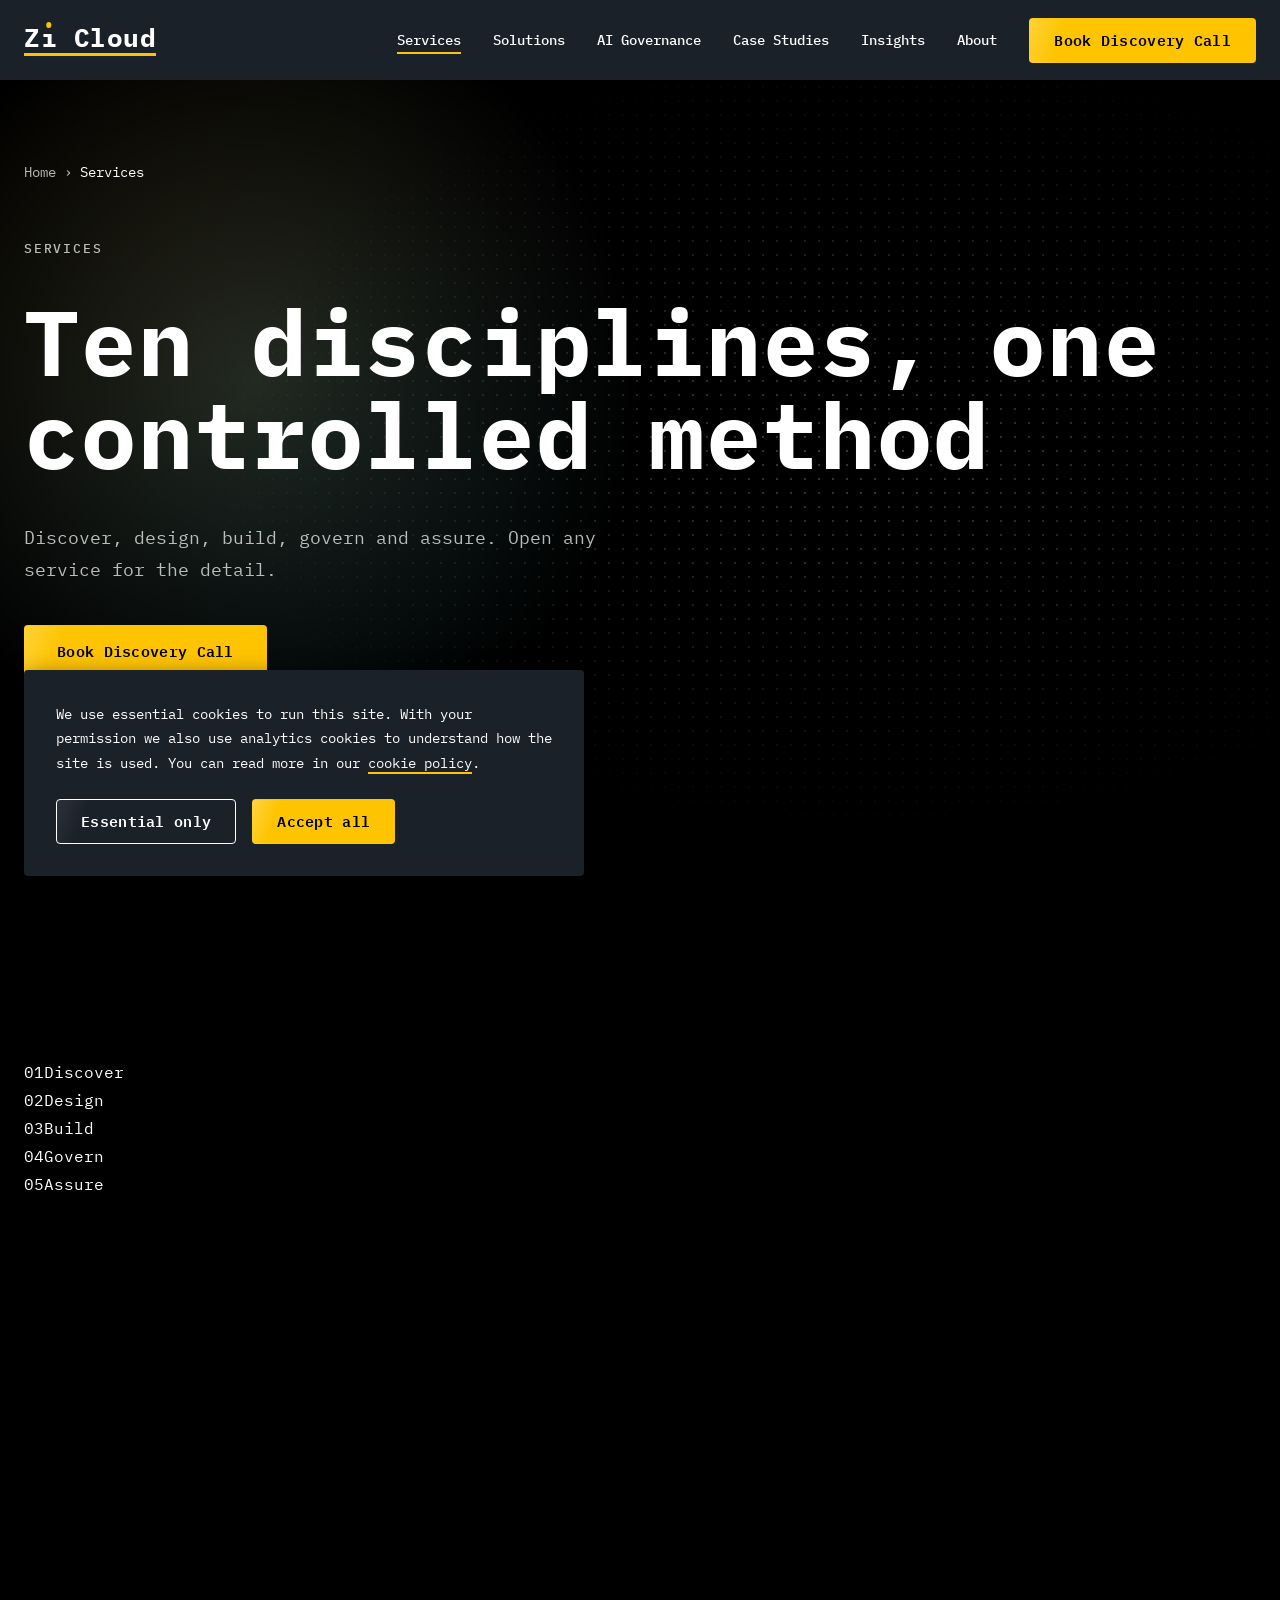
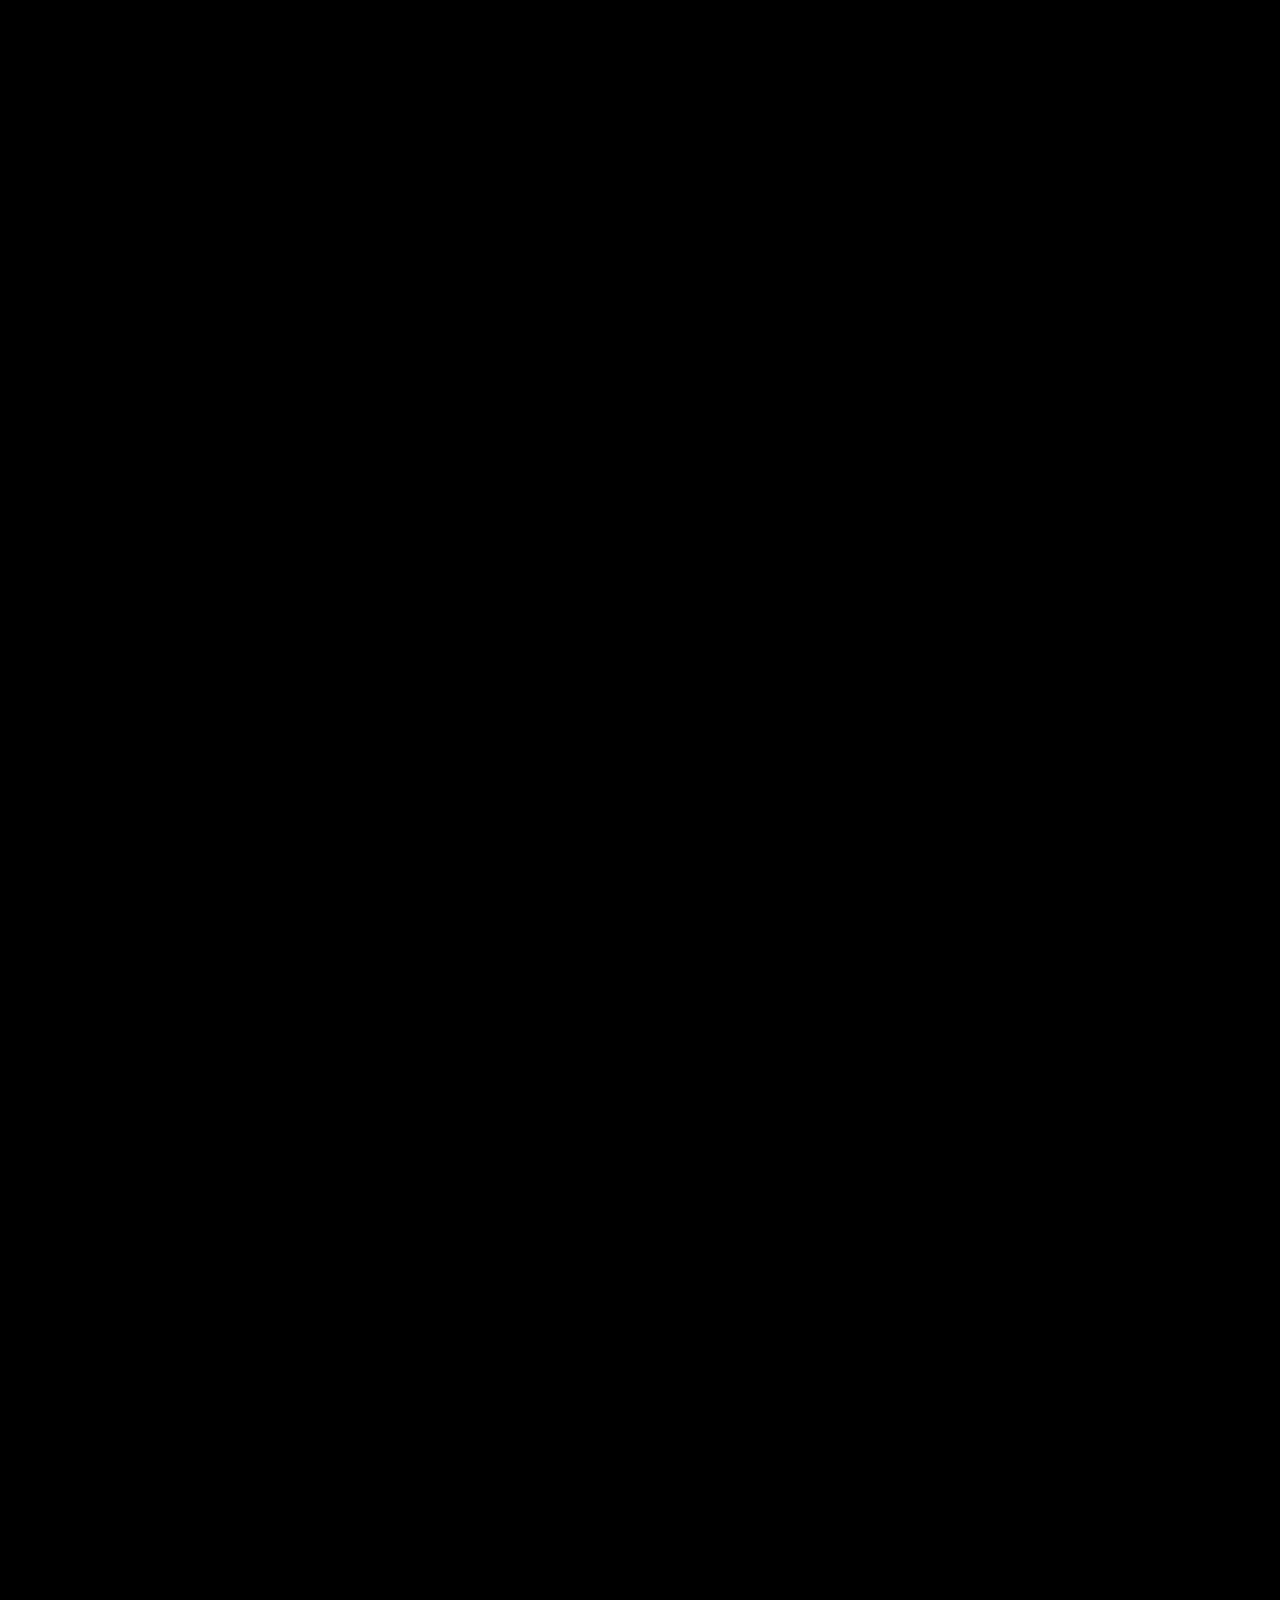
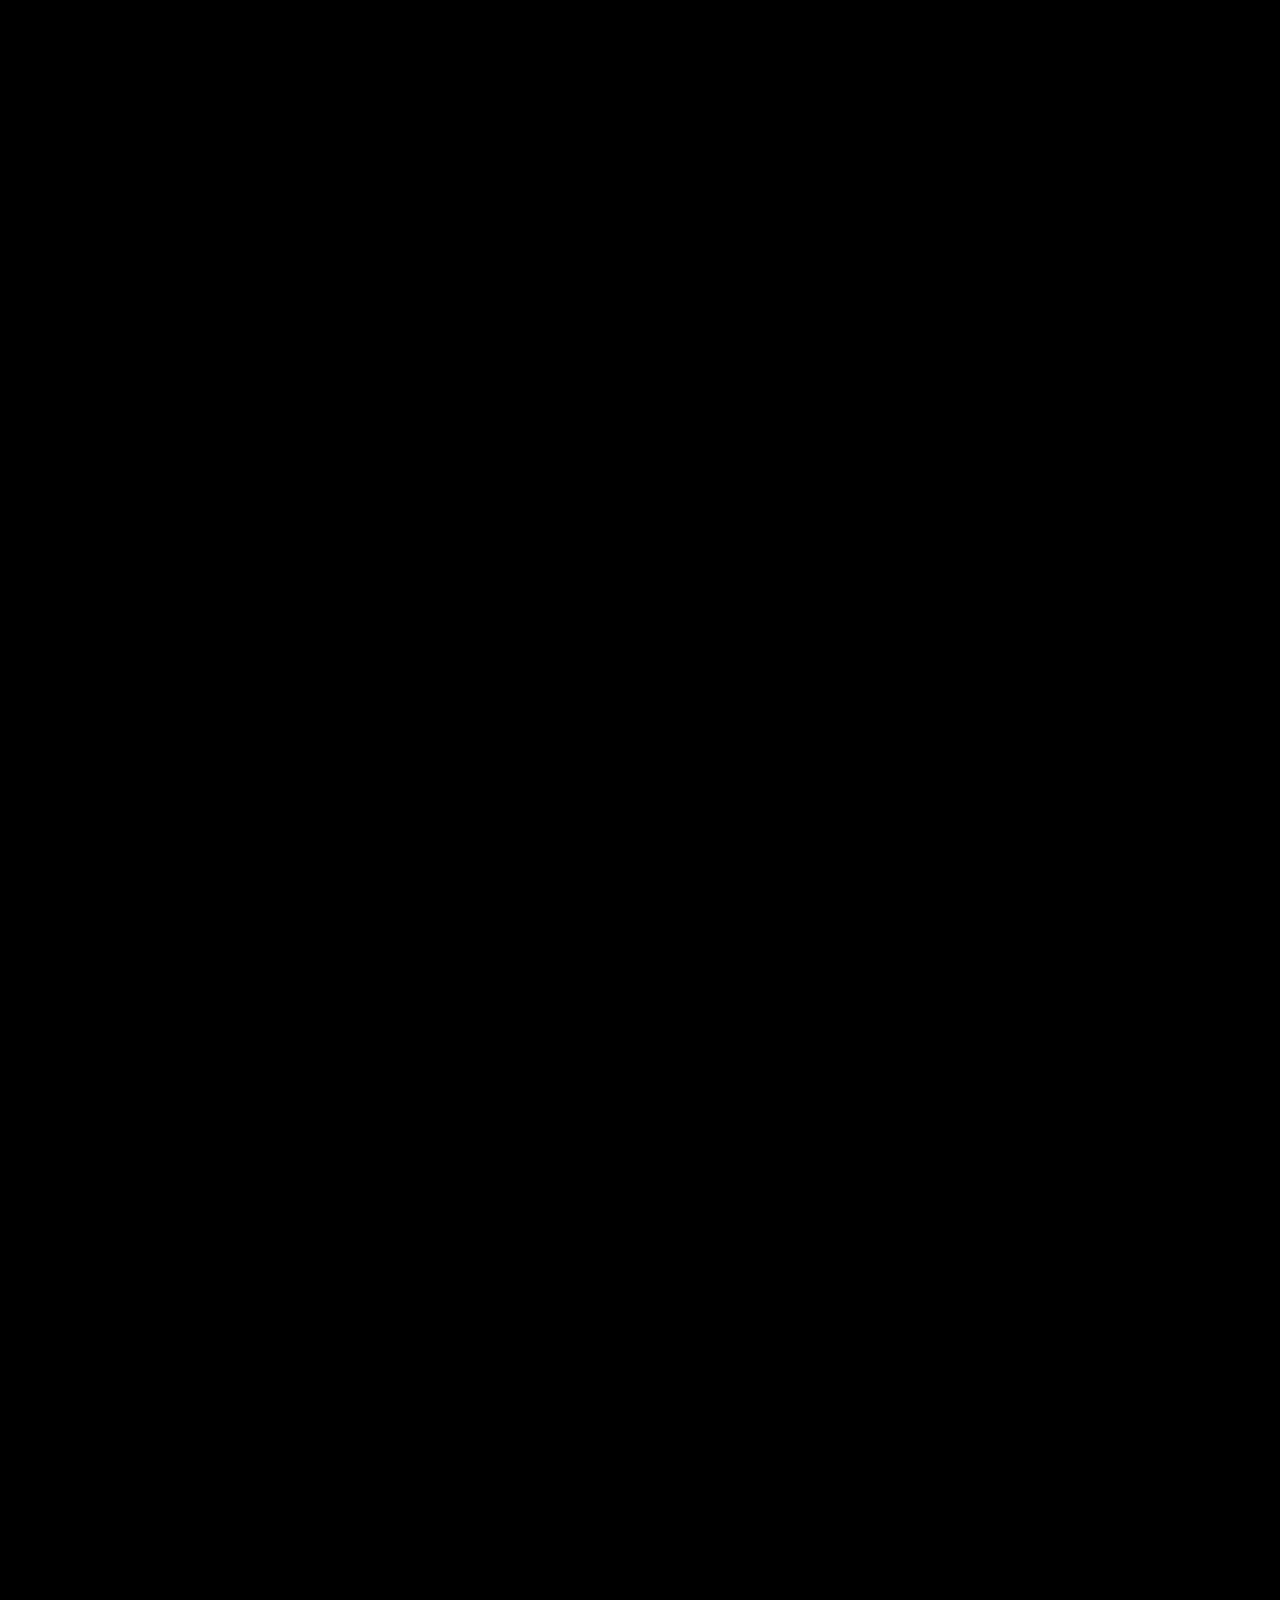
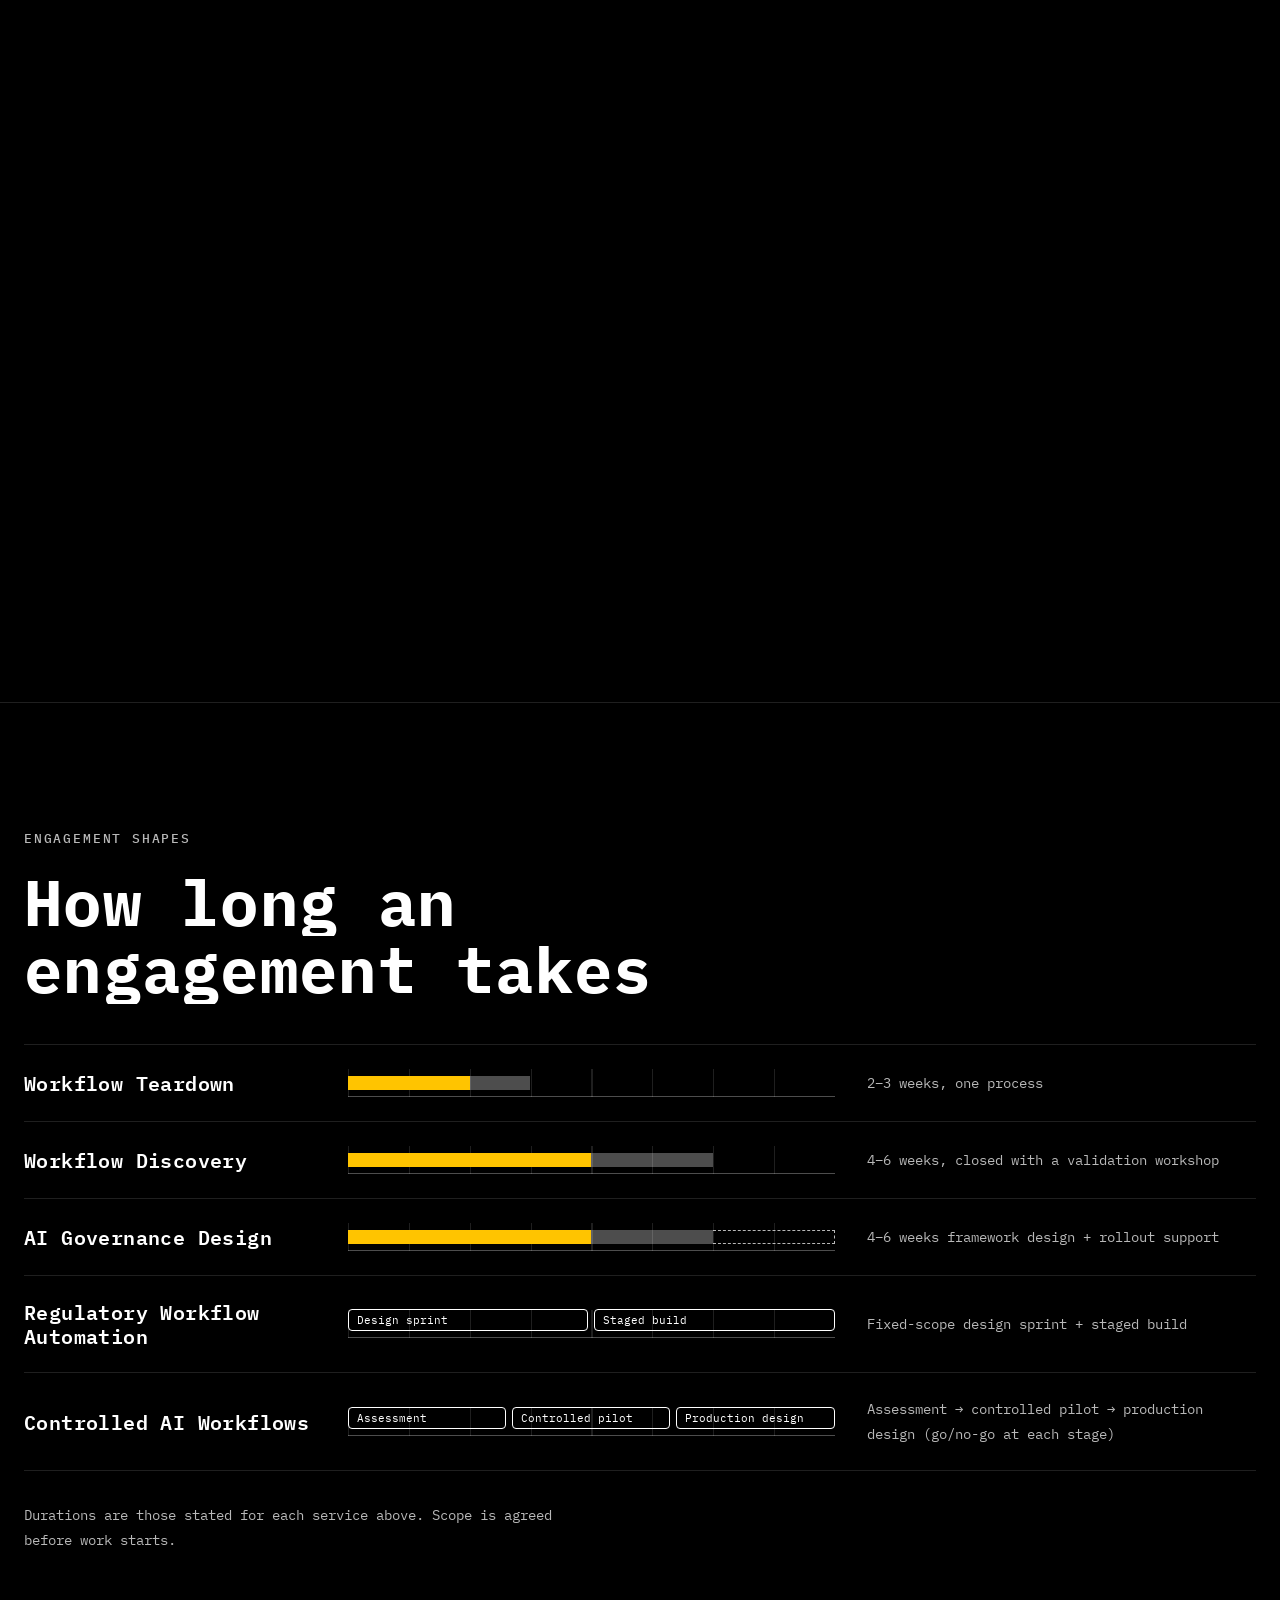
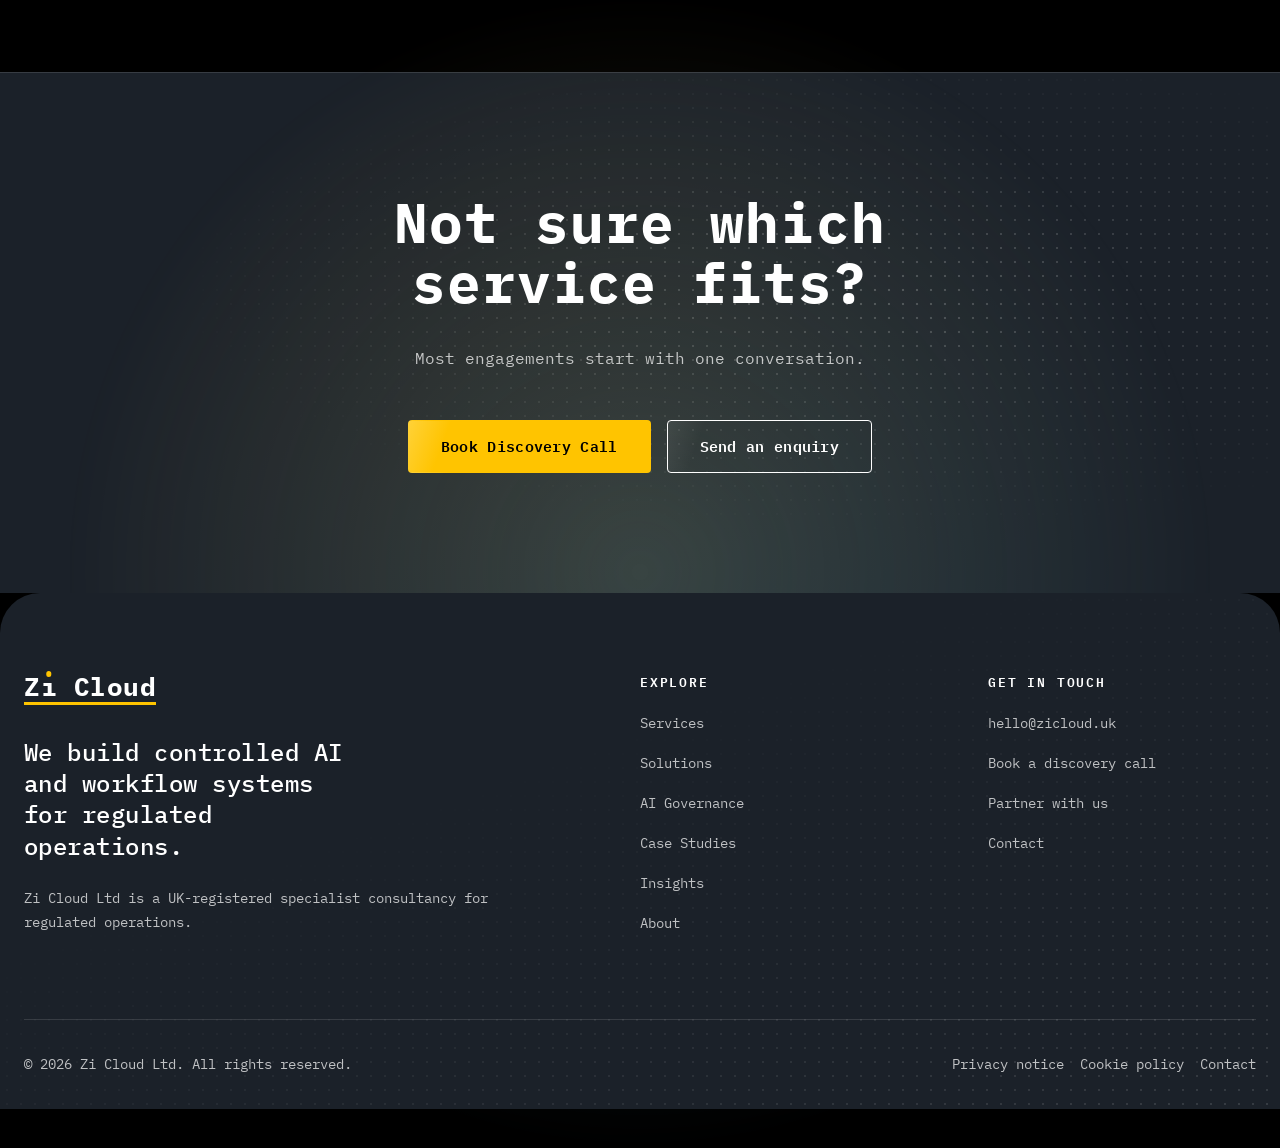
<file: z1-cloud/services/index.backup.html>
<!doctype html>
<html lang="en-GB">
<head>
  <meta charset="utf-8">
  <meta name="viewport" content="width=device-width, initial-scale=1">
  <title>Services | Zi Cloud Ltd</title>
  <meta name="description" content="Regulatory workflow automation, controlled AI workflows, operational transformation, system integration and AI governance design for regulated operations.">
  <meta property="og:title" content="Services | Zi Cloud Ltd">
  <meta property="og:description" content="Regulatory workflow automation, controlled AI workflows, operational transformation, system integration and AI governance design for regulated operations.">
  <meta property="og:locale" content="en_GB">
  <meta property="og:type" content="website">

  <!-- Fonts: Clash Display (headings) + IBM Plex Mono (body) -->
  <link rel="preconnect" href="https://api.fontshare.com" crossorigin>
  <link rel="preconnect" href="https://fonts.googleapis.com">
  <link rel="preconnect" href="https://fonts.gstatic.com" crossorigin>
  <link rel="stylesheet" href="https://api.fontshare.com/v2/css?f[]=clash-display@400,500,600,700&display=swap">
  <link rel="stylesheet" href="https://fonts.googleapis.com/css2?family=IBM+Plex+Mono:wght@400;500;600;700&display=swap">

  <!-- Global styles, then page styles -->
  <link rel="stylesheet" href="../global-css/main.css">
  <link rel="stylesheet" href="services.css">

  <!-- Marks the page as JS-enabled before paint, so motion start states never flash -->
  <script>document.documentElement.classList.add('js')</script>
</head>
<body>
  <a class="skip-link" href="#main">Skip to content</a>
  <div class="scroll-progress" aria-hidden="true"></div>

  <header class="site-header">
    <div class="container site-header__inner">
      <a class="logo" href="../index.html" aria-label="Zi Cloud, home">
        <span class="logo__word" aria-hidden="true">Zi Cloud</span>
      </a>

      <button class="nav-toggle" type="button" aria-expanded="false" aria-controls="site-nav">Menu</button>

      <nav class="nav" id="site-nav" aria-label="Main">
        <ul class="nav__list" role="list">
          <li><a class="nav__link" href="../services/index.html" aria-current="page">Services</a></li>
          <li><a class="nav__link" href="../solutions/index.html">Solutions</a></li>
          <li><a class="nav__link" href="../ai-governance/index.html">AI Governance</a></li>
          <li><a class="nav__link" href="../case-studies/index.html">Case Studies</a></li>
          <li><a class="nav__link" href="../insights/index.html">Insights</a></li>
          <li><a class="nav__link" href="../about/index.html">About</a></li>
        </ul>
        <a class="btn btn--primary" href="../contact/index.html#discovery">Book Discovery Call</a>
      </nav>
    </div>
  </header>

  <main id="main">
    <section class="hero page-hero glow" aria-labelledby="page-title" style="--gx:20%;--gy:35%;--gs:60vw">
      <div class="dot-field" aria-hidden="true"></div>
      <div class="container hero__inner hero-enter">
        <nav class="breadcrumb" aria-label="Breadcrumb"><ol><li><a href="../index.html">Home</a></li><li><span aria-current="page">Services</span></li></ol></nav>
        <p class="eyebrow">Services</p>
        <h1 class="page-hero__title" id="page-title">Ten disciplines, one controlled method</h1>
        <p class="lead text-muted">Discover, design, build, govern and assure. Open any service for the detail.</p>
        <div class="cluster"><a class="btn btn--primary btn--lg" href="../contact/index.html#discovery">Book Discovery Call</a></div>
      </div>
      <div class="container">
        <ol class="method" role="list" aria-label="The method"><li><a class="method__step" href="#grp-discover"><span class="method__n">01</span><span class="method__t">Discover</span></a></li><li><a class="method__step" href="#grp-design"><span class="method__n">02</span><span class="method__t">Design</span></a></li><li><a class="method__step" href="#grp-build"><span class="method__n">03</span><span class="method__t">Build</span></a></li><li><a class="method__step" href="#grp-govern"><span class="method__n">04</span><span class="method__t">Govern</span></a></li><li><a class="method__step" href="#grp-assure"><span class="method__n">05</span><span class="method__t">Assure</span></a></li></ol>
      </div>
    </section>

    <section class="section svc-section" id="services-list" aria-label="All ten services">
      <div class="container svc-layout">
        <aside class="spine" aria-label="Method steps">
          <div class="spine__rail" aria-hidden="true"><span class="spine__fill"></span><span class="spine__token"></span></div>
          <ol class="spine__list" role="list"><li><a class="spine__link" href="#grp-discover" data-i="0"><span class="spine__n">01</span><span>Discover</span></a></li><li><a class="spine__link" href="#grp-design" data-i="1"><span class="spine__n">02</span><span>Design</span></a></li><li><a class="spine__link" href="#grp-build" data-i="2"><span class="spine__n">03</span><span>Build</span></a></li><li><a class="spine__link" href="#grp-govern" data-i="3"><span class="spine__n">04</span><span>Govern</span></a></li><li><a class="spine__link" href="#grp-assure" data-i="4"><span class="spine__n">05</span><span>Assure</span></a></li></ol>
        </aside>
        <div class="svc-groups">
          <section class="svc-group" id="grp-discover" data-group="0" aria-labelledby="grp-discover-t">
            <header class="svc-group__head reveal">
              <p class="kicker">01 / Discover</p>
              <h2 class="svc-group__title" id="grp-discover-t">Find out what actually happens, not what the procedure says.</h2>
            </header>
            <details class="acc svc" id="svc-05" data-anim>
              <summary>
                <span class="svc__num">05</span>
                <span class="svc__main"><span class="svc__title">Workflow Discovery</span><span class="svc__sum">Establish what actually happens in your operations, as distinct from what the procedure says happens.</span></span>
              </summary>
              <div class="acc__body svc__body">
                <div class="svc__cols">
                  <div class="svc__col">
                    <p class="svc__h">Overview</p>
                    <p>Discovery combines process mapping, observation, system log analysis and control walkthroughs. We identify the real variants, the workarounds that carry risk, and the points where evidence is created or lost. The output is a fact base that everyone, from analysts to the risk committee, can challenge.</p>
                    <p class="svc__h">Engagement model</p>
                    <p>A fixed-duration discovery of four to six weeks, closed with a validation workshop. Scope is agreed before the first interview.</p>
                  </div>
                  <div class="svc__col">
                    <p class="svc__h">Benefits</p><ul class="check-list"><li>An evidence-based view of current state rather than assumption</li><li>Early identification of control gaps and workaround risk</li><li>A prioritised shortlist of where automation or redesign creates most value</li></ul>
                    <p class="svc__h">Typical challenges</p><ul class="check-list"><li>Stakeholders reluctant to show workarounds</li><li>Process documentation that is years out of date</li><li>Volumes of data across tools that are hard to interpret without context</li></ul>
                    <p class="svc__h">Expected outcomes</p><ul class="check-list"><li>Validated current-state process maps</li><li>A register of risks and workarounds</li><li>A prioritised opportunity list with effort and control impact</li></ul>
                  </div>
                </div>
              </div>
            </details>
            <details class="acc svc" id="svc-06" data-anim>
              <summary>
                <span class="svc__num">06</span>
                <span class="svc__main"><span class="svc__title">Workflow Teardown</span><span class="svc__sum">A focused, time-boxed examination of one broken workflow, with a clear view of what to remove, simplify or protect.</span></span>
              </summary>
              <div class="acc__body svc__body">
                <div class="svc__cols">
                  <div class="svc__col">
                    <p class="svc__h">Overview</p>
                    <p>A teardown examines a single process in depth: every step, handoff, system touch and approval, and whether each one earns its place. We separate value-adding steps from defensive steps added after incidents, and identify where complexity is compensating for poor design elsewhere.</p>
                    <p class="svc__h">Engagement model</p>
                    <p>A two to three week teardown of one process with a small working group. The deliverable is a teardown report and a redesign options paper.</p>
                  </div>
                  <div class="svc__col">
                    <p class="svc__h">Benefits</p><ul class="check-list"><li>A clear view of which steps can be removed without control impact</li><li>Recognition of defensive steps that should be redesigned rather than repeated</li><li>A fast and credible starting point for redesign</li></ul>
                    <p class="svc__h">Typical challenges</p><ul class="check-list"><li>Reluctance to remove steps someone once added for a good reason</li><li>Process owners who read the exercise as a judgement on their team</li><li>Hidden dependencies on individuals rather than designed controls</li></ul>
                    <p class="svc__h">Expected outcomes</p><ul class="check-list"><li>A step-by-step inventory with keep, simplify or remove decisions</li><li>Quantified effort and cycle time impact</li><li>Redesign options with control implications stated</li></ul>
                  </div>
                </div>
              </div>
            </details>
          </section>
          <section class="svc-group" id="grp-design" data-group="1" aria-labelledby="grp-design-t">
            <header class="svc-group__head reveal">
              <p class="kicker">02 / Design</p>
              <h2 class="svc-group__title" id="grp-design-t">A target that technology, risk and operations can all sign.</h2>
            </header>
            <details class="acc svc" id="svc-07" data-anim>
              <summary>
                <span class="svc__num">07</span>
                <span class="svc__main"><span class="svc__title">Automation Architecture</span><span class="svc__sum">A target architecture for automation that technology, risk and operations teams can all sign.</span></span>
              </summary>
              <div class="acc__body svc__body">
                <div class="svc__cols">
                  <div class="svc__col">
                    <p class="svc__h">Overview</p>
                    <p>We define how automation tools, data stores, AI services and integration layers fit together. That includes where workflow logic lives, how changes are released, who can edit what, and how the platform is monitored and recovered. Tool choice follows from control requirements, not the reverse.</p>
                    <p class="svc__h">Engagement model</p>
                    <p>An architecture review, a reference design and a governance pack covering change, access and resilience. Can be run standalone or as the first phase of implementation.</p>
                  </div>
                  <div class="svc__col">
                    <p class="svc__h">Benefits</p><ul class="check-list"><li>A shared architecture that reduces duplicated tooling</li><li>Explicit change control for workflow logic</li><li>Scalability plans that do not depend on heroic individuals</li></ul>
                    <p class="svc__h">Typical challenges</p><ul class="check-list"><li>Several automation tools added by different teams without governance</li><li>Business-built workflows with no release discipline</li><li>Unclear ownership between IT, operations and risk</li></ul>
                    <p class="svc__h">Expected outcomes</p><ul class="check-list"><li>A reference architecture and recorded design decisions</li><li>An access and change control model</li><li>A platform roadmap aligned to risk appetite</li></ul>
                  </div>
                </div>
              </div>
            </details>
            <details class="acc svc" id="svc-03" data-anim>
              <summary>
                <span class="svc__num">03</span>
                <span class="svc__main"><span class="svc__title">Operational Transformation</span><span class="svc__sum">Redesign how operations work end to end, so that controls, technology and people change together rather than in sequence.</span></span>
              </summary>
              <div class="acc__body svc__body">
                <div class="svc__cols">
                  <div class="svc__col">
                    <p class="svc__h">Overview</p>
                    <p>Operational change in regulated firms often fails because the process, the control framework and the system configuration are redesigned by different groups at different times. We run transformation as one programme anchored in the operating model: who does what, which controls apply where, and which system holds the record.</p>
                    <p class="svc__h">Engagement model</p>
                    <p>A phased programme with a discovery baseline, target operating model design and transition waves. We work alongside your transformation office rather than replacing it.</p>
                  </div>
                  <div class="svc__col">
                    <p class="svc__h">Benefits</p><ul class="check-list"><li>Fewer handoffs and rework loops across operational teams</li><li>Target operating models that second line can assess</li><li>Realistic transition plans that keep business as usual running</li></ul>
                    <p class="svc__h">Typical challenges</p><ul class="check-list"><li>Sponsors focused on headcount rather than control outcomes</li><li>Legacy process variants that have accumulated over years</li><li>Change fatigue in teams already absorbing regulatory change</li></ul>
                    <p class="svc__h">Expected outcomes</p><ul class="check-list"><li>A documented target operating model with control mapping</li><li>Fewer process variants and clear ownership for each step</li><li>Transition risk managed through staged cutovers</li></ul>
                  </div>
                </div>
              </div>
            </details>
          </section>
          <section class="svc-group" id="grp-build" data-group="2" aria-labelledby="grp-build-t">
            <header class="svc-group__head reveal">
              <p class="kicker">03 / Build</p>
              <h2 class="svc-group__title" id="grp-build-t">Automate the rules-driven steps without removing the controls.</h2>
            </header>
            <details class="acc svc" id="svc-01" data-anim>
              <summary>
                <span class="svc__num">01</span>
                <span class="svc__main"><span class="svc__title">Regulatory Workflow Automation</span><span class="svc__sum">Automate the high-volume, rules-driven steps of regulated work without removing the controls that make them defensible.</span></span>
              </summary>
              <div class="acc__body svc__body">
                <div class="svc__cols">
                  <div class="svc__col">
                    <p class="svc__h">Overview</p>
                    <p>Most regulated workflows are a sequence of checks, approvals and evidence requests that people perform by hand, across several tools, under time pressure. We map that sequence, separate deterministic steps from judgement steps, and automate the former with controls built into the flow: mandatory fields, versioned rules, role-based approvals and an immutable record of each action.</p>
                    <p class="svc__h">Engagement model</p>
                    <p>A fixed-scope design sprint followed by a build phase with control owners involved throughout. Delivered in staged releases, so each automated step is tested against the procedure it replaces.</p>
                  </div>
                  <div class="svc__col">
                    <p class="svc__h">Benefits</p><ul class="check-list"><li>Fewer manual touchpoints in high-volume processes such as screening reviews and periodic reviews</li><li>Consistent application of documented rules across teams and locations</li><li>A complete activity record generated as a by-product of doing the work</li></ul>
                    <p class="svc__h">Typical challenges</p><ul class="check-list"><li>Rules that exist only in procedure documents or in individual experience</li><li>Automation that bypasses control owners and surprises second line</li><li>Tool sprawl that splits evidence across systems nobody reconciles</li></ul>
                    <p class="svc__h">Expected outcomes</p><ul class="check-list"><li>Measurable reduction in cycle time for in-scope processes</li><li>Automated steps documented to a standard second line can test</li><li>A ranked backlog of automation candidates by control value and effort</li></ul>
                  </div>
                </div>
              </div>
            </details>
            <details class="acc svc" id="svc-04" data-anim>
              <summary>
                <span class="svc__num">04</span>
                <span class="svc__main"><span class="svc__title">System Integration</span><span class="svc__sum">Connect the systems that hold regulated data so information moves once, under controls, with an audit trail at each hop.</span></span>
              </summary>
              <div class="acc__body svc__body">
                <div class="svc__cols">
                  <div class="svc__col">
                    <p class="svc__h">Overview</p>
                    <p>Integration in regulated environments is less about connectors and more about data lineage, access control and failure handling. We design integrations between core systems, case tools, data stores and AI services, with explicit data contracts, reconciliation checks and monitoring for failed or partial transfers.</p>
                    <p class="svc__h">Engagement model</p>
                    <p>Integration assessment, a reference architecture, then build and test in environments that mirror production controls. Handover includes runbooks and monitoring.</p>
                  </div>
                  <div class="svc__col">
                    <p class="svc__h">Benefits</p><ul class="check-list"><li>Reduced re-keying and the errors it introduces</li><li>Visible data lineage that supports regulatory queries</li><li>Failure handling that reports exceptions rather than hiding them</li></ul>
                    <p class="svc__h">Typical challenges</p><ul class="check-list"><li>Point-to-point integrations built by individuals with no documentation</li><li>Unclear system of record for key data entities</li><li>Vendor APIs with rate limits or inconsistent error behaviour</li></ul>
                    <p class="svc__h">Expected outcomes</p><ul class="check-list"><li>An integration map with owners and data classifications</li><li>Reconciliation controls with exception queues</li><li>Fewer manual data transfers between operational systems</li></ul>
                  </div>
                </div>
              </div>
            </details>
          </section>
          <section class="svc-group" id="grp-govern" data-group="3" aria-labelledby="grp-govern-t">
            <header class="svc-group__head reveal">
              <p class="kicker">04 / Govern</p>
              <h2 class="svc-group__title" id="grp-govern-t">The model proposes. A named person or rule disposes.</h2>
            </header>
            <details class="acc svc" id="svc-02" data-anim>
              <summary>
                <span class="svc__num">02</span>
                <span class="svc__main"><span class="svc__title">Controlled AI Workflows</span><span class="svc__sum">Introduce AI into operational processes with defined scope, review points and evidence at every decision.</span></span>
              </summary>
              <div class="acc__body svc__body">
                <div class="svc__cols">
                  <div class="svc__col">
                    <p class="svc__h">Overview</p>
                    <p>We design AI-enabled workflows in which the model proposes and a named person or rule disposes. Each use case is scoped to a specific task, given explicit confidence thresholds and escalation routes, and logged so that outputs can be reconstructed months later. The aim is practical productivity for analysts without handing consequential decisions to an uncontrolled tool.</p>
                    <p class="svc__h">Engagement model</p>
                    <p>A use-case assessment, a controlled pilot with a defined exit criterion, then production design with the governance framework applied. Each stage ends with a recorded go or no-go decision.</p>
                  </div>
                  <div class="svc__col">
                    <p class="svc__h">Benefits</p><ul class="check-list"><li>Faster first drafts of case narratives, summaries and document extraction, with reviewer sign-off</li><li>Clear boundaries on what AI may and may not decide</li><li>Evidence that holds up when a model output is challenged</li></ul>
                    <p class="svc__h">Typical challenges</p><ul class="check-list"><li>Pilots that were never designed to move into production controls</li><li>Unclear accountability for AI-assisted decisions</li><li>Data handling questions that surface late and stall adoption</li></ul>
                    <p class="svc__h">Expected outcomes</p><ul class="check-list"><li>AI use cases approved for production with documented risk tiering</li><li>Reviewer effort reduced on routine items, with exceptions routed to people</li><li>A reusable pattern library for future AI workflows</li></ul>
                  </div>
                </div>
              </div>
            </details>
            <details class="acc svc" id="svc-08" data-anim>
              <summary>
                <span class="svc__num">08</span>
                <span class="svc__main"><span class="svc__title">AI Governance Design</span><span class="svc__sum">Design the controls, approvals and evidence that let your organisation use AI in regulated work with confidence.</span></span>
              </summary>
              <div class="acc__body svc__body">
                <div class="svc__cols">
                  <div class="svc__col">
                    <p class="svc__h">Overview</p>
                    <p>AI governance is not a policy document placed on a shelf. We translate policy into operational mechanisms: a use-case register, risk tiering, approval gates, human review thresholds, monitoring, incident escalation and evidence capture. Each mechanism is designed to be run by the people who will operate it.</p>
                    <p class="svc__h">Engagement model</p>
                    <p>Framework design over four to six weeks, followed by operational rollout support. Designed to align with recognised frameworks and your existing model risk and operational risk policies.</p>
                  </div>
                  <div class="svc__col">
                    <p class="svc__h">Benefits</p><ul class="check-list"><li>Clear approval routes for new AI use cases</li><li>Risk-tiered oversight that avoids both over-control and gaps</li><li>Evidence available for internal audit and supervisory engagement</li></ul>
                    <p class="svc__h">Typical challenges</p><ul class="check-list"><li>Policies that do not translate into daily operational steps</li><li>AI tools adopted through individual subscriptions outside governance</li><li>Disagreement between innovation teams and second line on acceptable risk</li></ul>
                    <p class="svc__h">Expected outcomes</p><ul class="check-list"><li>An AI use-case register and tiering methodology</li><li>Approval, escalation and monitoring procedures</li><li>Evidence templates ready for audit</li></ul>
                  </div>
                </div>
              </div>
            </details>
          </section>
          <section class="svc-group" id="grp-assure" data-group="4" aria-labelledby="grp-assure-t">
            <header class="svc-group__head reveal">
              <p class="kicker">05 / Assure</p>
              <h2 class="svc-group__title" id="grp-assure-t">Problems surface while they are still cheap to fix.</h2>
            </header>
            <details class="acc svc" id="svc-10" data-anim>
              <summary>
                <span class="svc__num">10</span>
                <span class="svc__main"><span class="svc__title">Delivery Assurance</span><span class="svc__sum">Independent-minded assurance over automation and transformation delivery, so problems surface while they are still cheap to fix.</span></span>
              </summary>
              <div class="acc__body svc__body">
                <div class="svc__cols">
                  <div class="svc__col">
                    <p class="svc__h">Overview</p>
                    <p>Delivery assurance provides a structured check on scope, quality, control design, testing and readiness across automation programmes. We review at defined gates, test controls where they are built, and report findings to the sponsor and risk committee in plain language.</p>
                    <p class="svc__h">Engagement model</p>
                    <p>Gate-based reviews aligned to your delivery lifecycle, with a standing assurance cadence for longer programmes.</p>
                  </div>
                  <div class="svc__col">
                    <p class="svc__h">Benefits</p><ul class="check-list"><li>Early warning on scope creep and control gaps</li><li>Evidence of testing and sign-off for audit</li><li>Confidence for executives signing off go-live</li></ul>
                    <p class="svc__h">Typical challenges</p><ul class="check-list"><li>Programmes that rely on internal self-assessment</li><li>Testing focused on functionality rather than control effectiveness</li><li>Go-live pressure overriding unresolved findings</li></ul>
                    <p class="svc__h">Expected outcomes</p><ul class="check-list"><li>Gate review reports with risk-rated findings</li><li>Tested control evidence</li><li>Documented readiness decisions</li></ul>
                  </div>
                </div>
              </div>
            </details>
            <details class="acc svc" id="svc-09" data-anim>
              <summary>
                <span class="svc__num">09</span>
                <span class="svc__main"><span class="svc__title">Process Optimisation</span><span class="svc__sum">Reduce cycle time, rework and cost in operational processes, with control outcomes protected throughout.</span></span>
              </summary>
              <div class="acc__body svc__body">
                <div class="svc__cols">
                  <div class="svc__col">
                    <p class="svc__h">Overview</p>
                    <p>We apply lean and measurement-led methods to operational processes, using baseline data to identify waste, queueing and rework. Every optimisation is tested against control requirements. A faster process is not an improvement if it weakens evidence quality.</p>
                    <p class="svc__h">Engagement model</p>
                    <p>Baseline measurement, targeted redesign of prioritised processes, and a measurement framework the client team keeps running after we leave.</p>
                  </div>
                  <div class="svc__col">
                    <p class="svc__h">Benefits</p><ul class="check-list"><li>Measured reduction in queue time and rework</li><li>Capacity released for higher-value investigation work</li><li>Control-tested changes that second line can accept</li></ul>
                    <p class="svc__h">Typical challenges</p><ul class="check-list"><li>Metrics that measure activity rather than outcome</li><li>Backlogs hidden through prioritisation shortcuts</li><li>Optimisation that moves work elsewhere rather than removing it</li></ul>
                    <p class="svc__h">Expected outcomes</p><ul class="check-list"><li>Baseline and target metrics for in-scope processes</li><li>Reduced rework and queue times</li><li>Sustained performance monitoring</li></ul>
                  </div>
                </div>
              </div>
            </details>
          </section>
        </div>
      </div>
    </section>

    <section class="section section--divided" id="shapes" aria-labelledby="shapes-title">
      <div class="container">
        <div class="section-head reveal ">
          <p class="eyebrow">Engagement shapes</p>
          <h2 class="split-heading" id="shapes-title">How long an engagement takes</h2>
        </div>
        <ol class="dur" role="list">
          <li class="dur__row reveal" style="--delay:0.00s">
            <p class="dur__name">Workflow Teardown</p>
            <div class="dur__track" aria-hidden="true"><span class="dur__bar" style="--to:3"><span class="dur__solid" style="--w:0.6667"></span></span></div>
            <p class="dur__text">2–3 weeks, one process</p>
          </li>
          <li class="dur__row reveal" style="--delay:0.06s">
            <p class="dur__name">Workflow Discovery</p>
            <div class="dur__track" aria-hidden="true"><span class="dur__bar" style="--to:6"><span class="dur__solid" style="--w:0.6667"></span></span></div>
            <p class="dur__text">4–6 weeks, closed with a validation workshop</p>
          </li>
          <li class="dur__row reveal" style="--delay:0.12s">
            <p class="dur__name">AI Governance Design</p>
            <div class="dur__track" aria-hidden="true"><span class="dur__bar" style="--to:6"><span class="dur__solid" style="--w:0.6667"></span></span><span class="dur__roll" style="--from:6" title="Rollout support"></span></div>
            <p class="dur__text">4–6 weeks framework design + rollout support</p>
          </li>
          <li class="dur__row reveal" style="--delay:0.18s">
            <p class="dur__name">Regulatory Workflow Automation</p>
            <div class="dur__track" aria-hidden="true"><span class="dur__stages"><span class="dur__stage" style="--i:0">Design sprint</span><span class="dur__stage" style="--i:1">Staged build</span></span></div>
            <p class="dur__text">Fixed-scope design sprint + staged build</p>
          </li>
          <li class="dur__row reveal" style="--delay:0.24s">
            <p class="dur__name">Controlled AI Workflows</p>
            <div class="dur__track" aria-hidden="true"><span class="dur__stages"><span class="dur__stage" style="--i:0">Assessment</span><span class="dur__stage" style="--i:1">Controlled pilot</span><span class="dur__stage" style="--i:2">Production design</span></span></div>
            <p class="dur__text">Assessment → controlled pilot → production design (go/no-go at each stage)</p>
          </li>
        </ol>
        <p class="text-muted dur__note">Durations are those stated for each service above. Scope is agreed before work starts.</p>
      </div>
    </section>

    <section class="cta-band glow" aria-labelledby="cta-title" style="--gx:50%;--gy:96%;--gs:90vw">
      <div class="dot-field" aria-hidden="true"></div>
      <div class="container reveal">
        <h2 class="cta-band__title split-heading" id="cta-title">Not sure which service fits?</h2>
        <p class="cta-band__text">Most engagements start with one conversation.</p>
        <div class="cluster"><a class="btn btn--primary btn--lg" href="../contact/index.html#discovery">Book Discovery Call</a><a class="btn btn--outline btn--lg" href="../contact/index.html">Send an enquiry</a></div>
      </div>
    </section>
  </main>

  <footer class="site-footer">
    <div class="container">
      <div class="site-footer__grid">
        <div class="site-footer__about">
          <a class="logo" href="../index.html" aria-label="Zi Cloud, home"><span class="logo__word" aria-hidden="true">Zi Cloud</span></a>
          <p class="site-footer__line">We build controlled AI and workflow systems for regulated operations.</p>
          <p>Zi Cloud Ltd is a UK-registered specialist consultancy for regulated operations.</p>
        </div>

        <nav aria-label="Footer">
          <h4>Explore</h4>
          <ul class="site-footer__list" role="list">
            <li><a href="../services/index.html">Services</a></li>
            <li><a href="../solutions/index.html">Solutions</a></li>
            <li><a href="../ai-governance/index.html">AI Governance</a></li>
            <li><a href="../case-studies/index.html">Case Studies</a></li>
            <li><a href="../insights/index.html">Insights</a></li>
            <li><a href="../about/index.html">About</a></li>
          </ul>
        </nav>

        <div>
          <h4>Get in touch</h4>
          <ul class="site-footer__list" role="list">
            <li><a href="mailto:hello@zicloud.uk">hello@zicloud.uk</a></li>
            <li><a href="../contact/index.html#discovery">Book a discovery call</a></li>
            <li><a href="../contact/index.html#partner">Partner with us</a></li>
            <li><a href="../contact/index.html">Contact</a></li>
          </ul>
        </div>
      </div>

      <div class="site-footer__legal">
        <p>© 2026 Zi Cloud Ltd. All rights reserved.</p>
        <p class="cluster"><a href="../privacy/index.html">Privacy notice</a> <a href="../cookies/index.html">Cookie policy</a> <a href="../contact/index.html">Contact</a></p>
      </div>
    </div>
  </footer>

  <div class="cookie-banner" role="region" aria-label="Cookie consent" hidden>
    <p>We use essential cookies to run this site. With your permission we also use analytics cookies to understand how the site is used. You can read more in our <a class="text-link" href="../cookies/index.html">cookie policy</a>.</p>
    <div class="cluster">
      <button class="btn btn--outline" type="button" data-cookie="essential">Essential only</button>
      <button class="btn btn--primary" type="button" data-cookie="all">Accept all</button>
    </div>
  </div>

  <script src="../js/main.js" defer></script>
  <script src="../js/inner.js" defer></script>
  <script src="../js/services.js" defer></script>
</body>
</html>
</file>
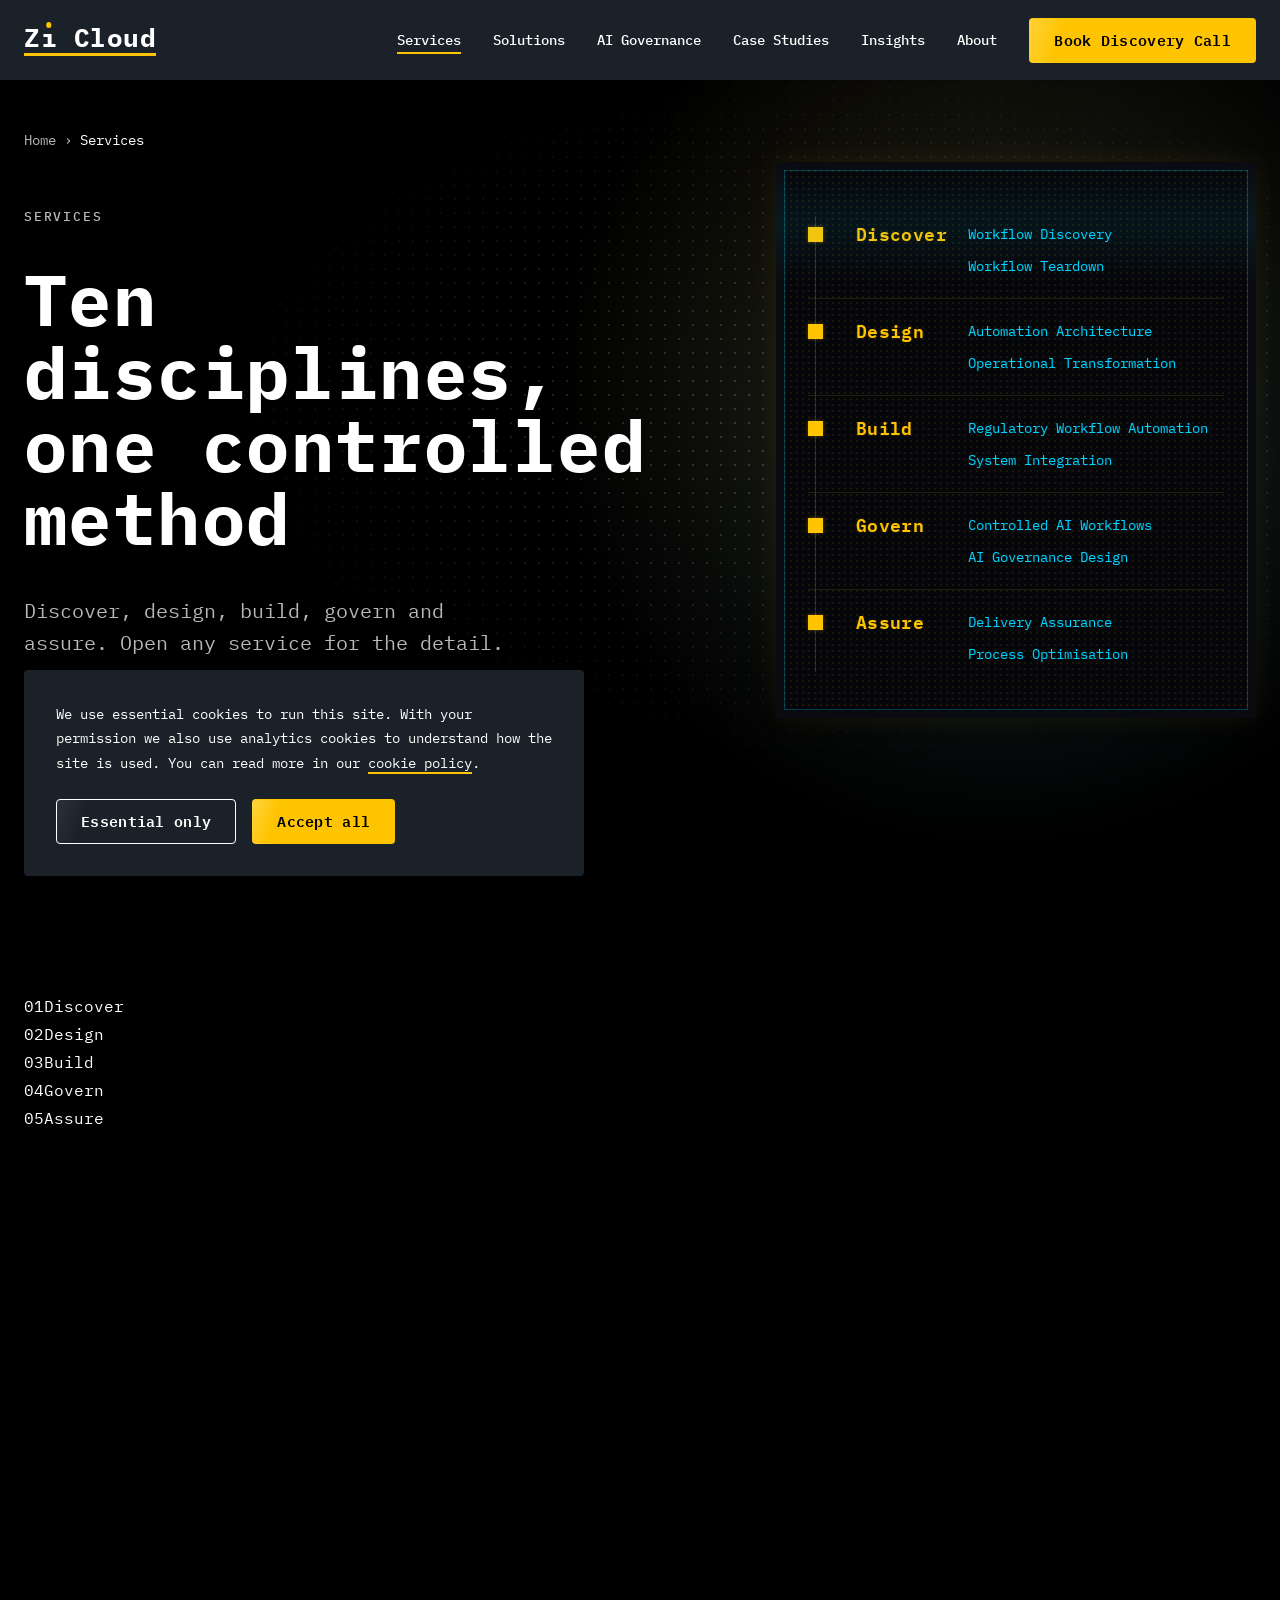
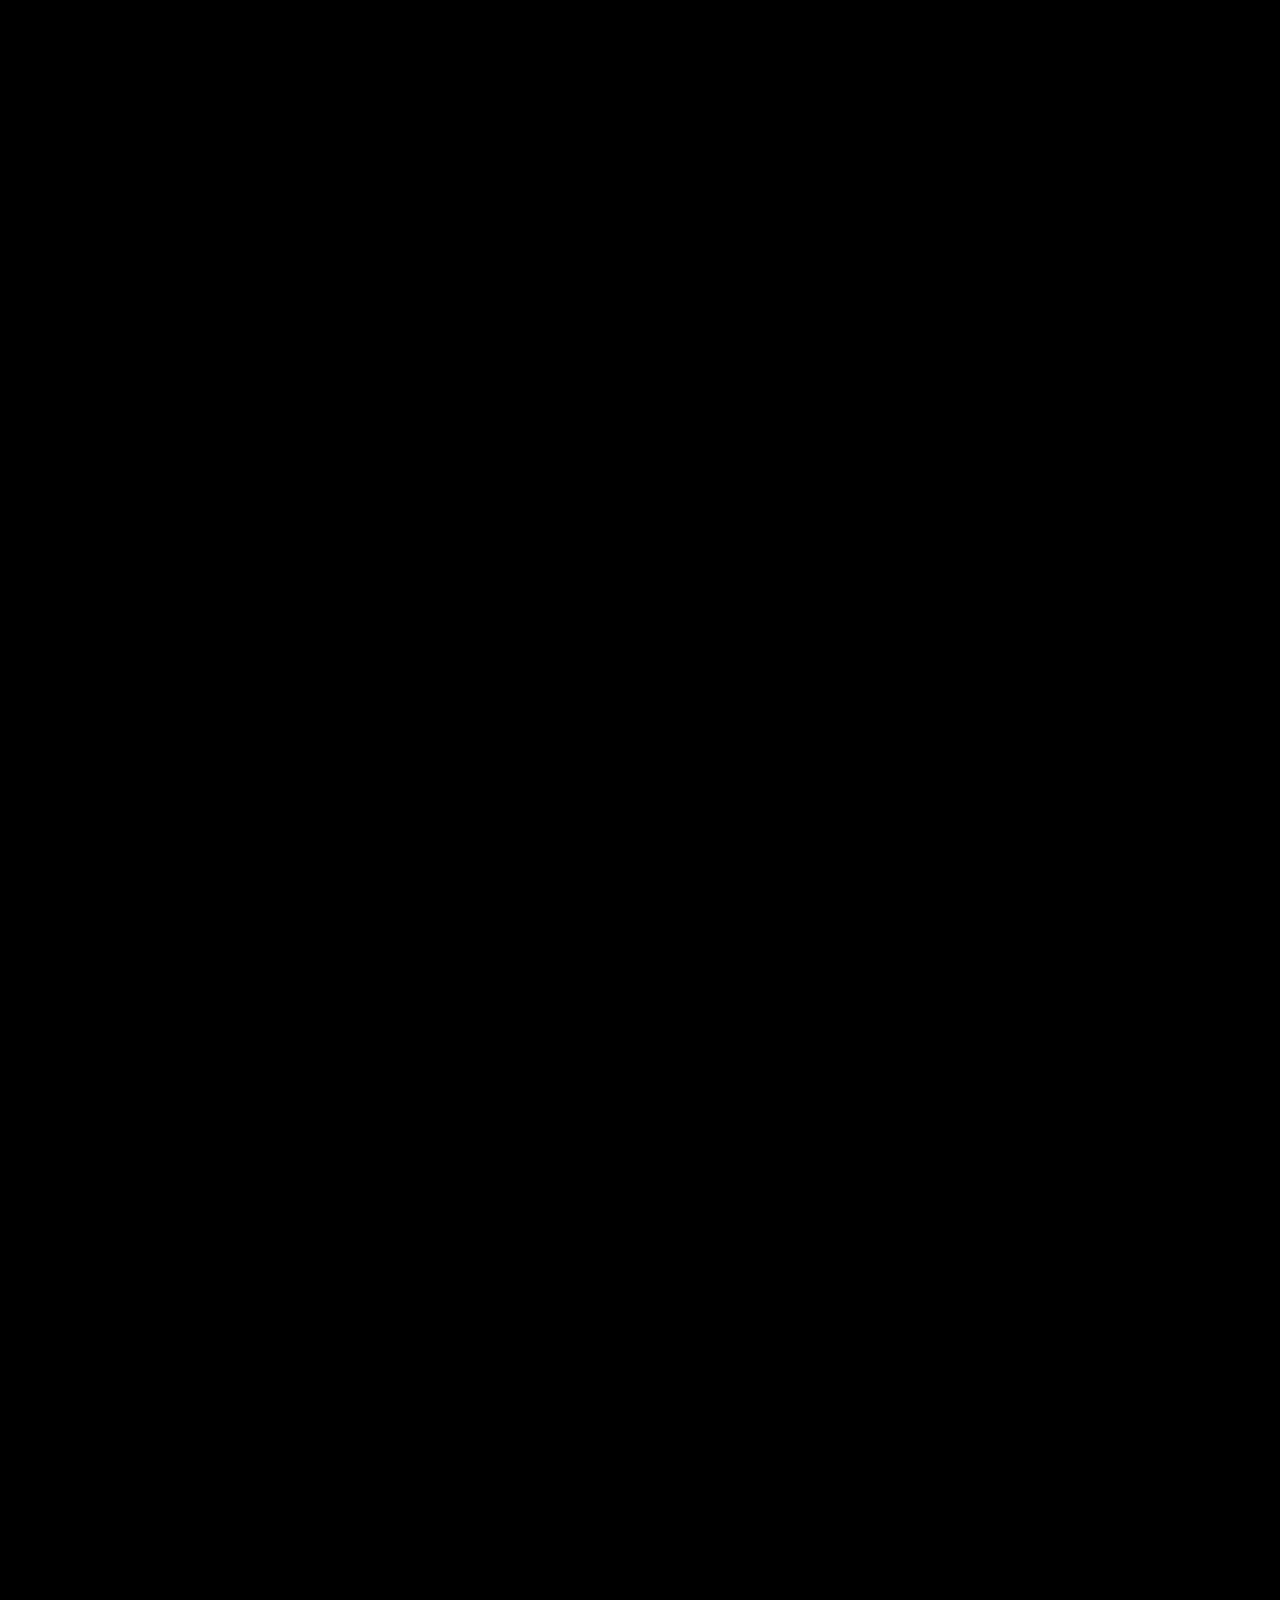
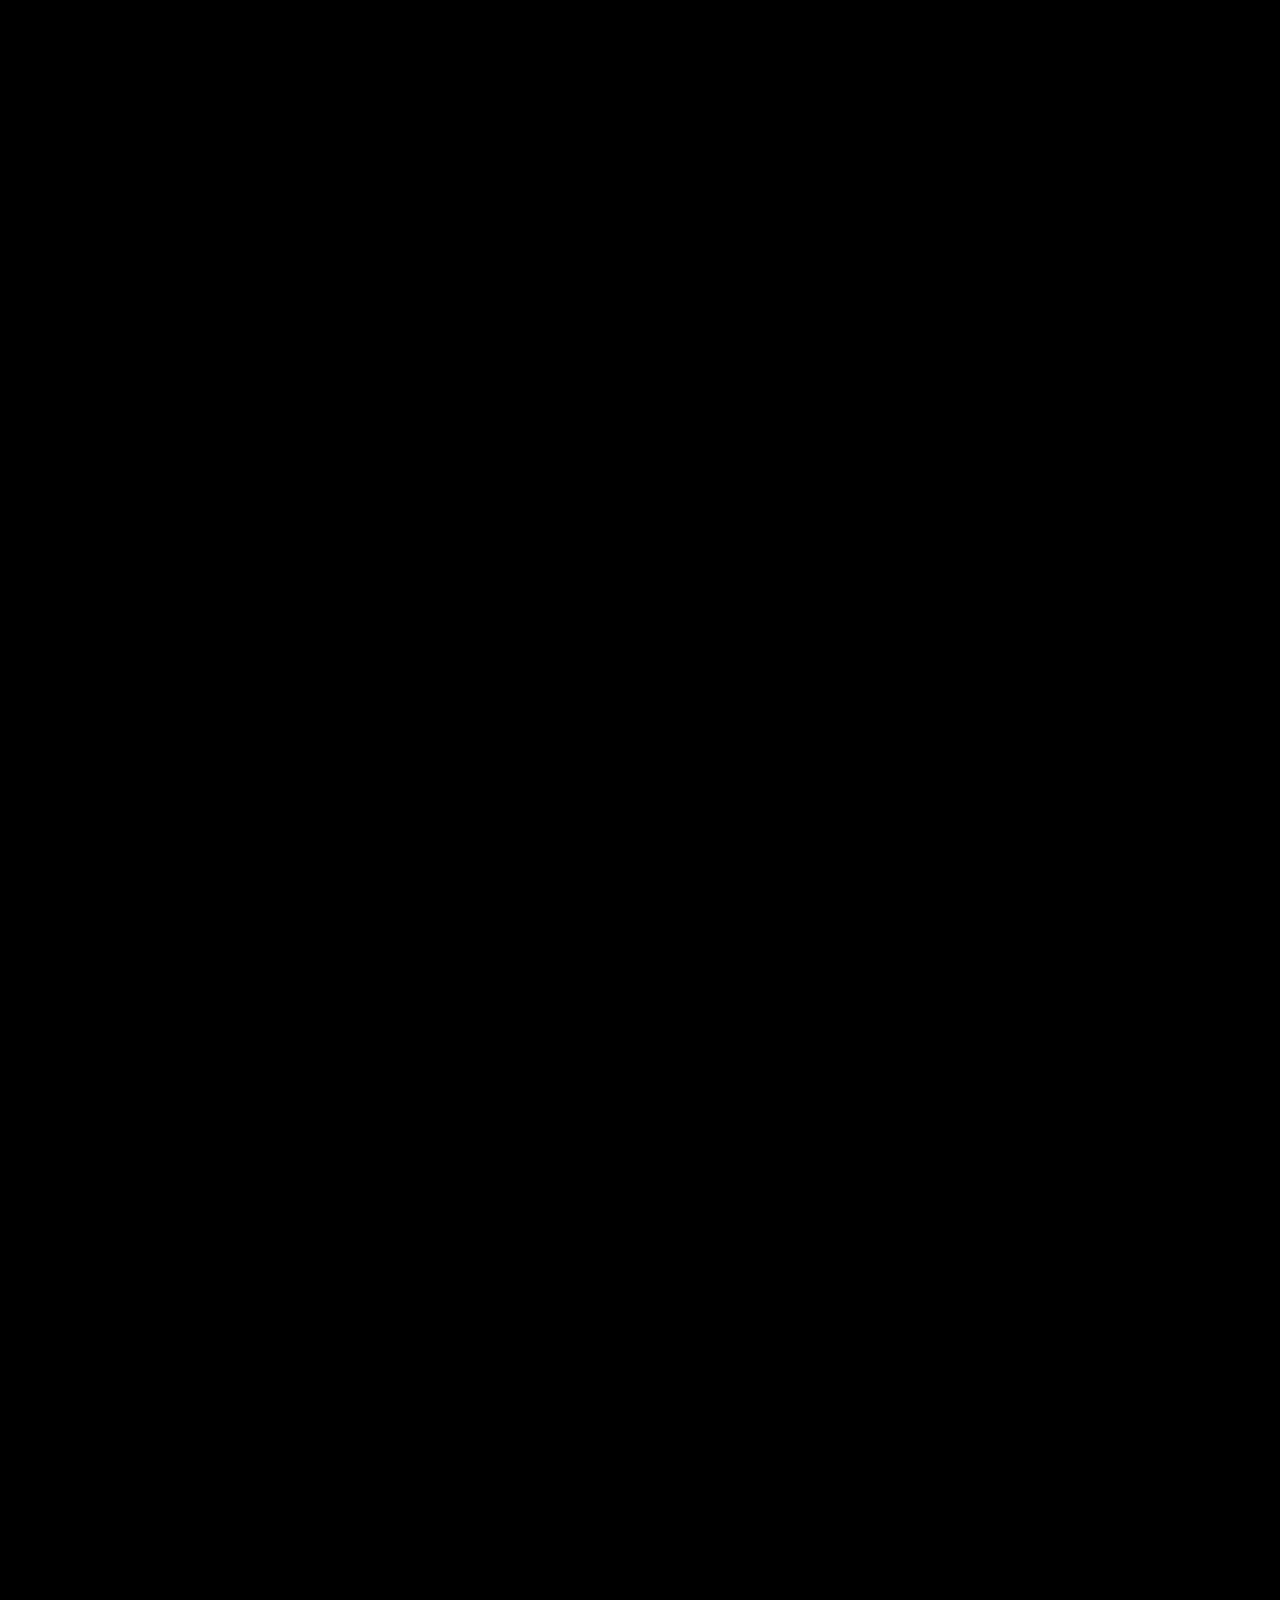
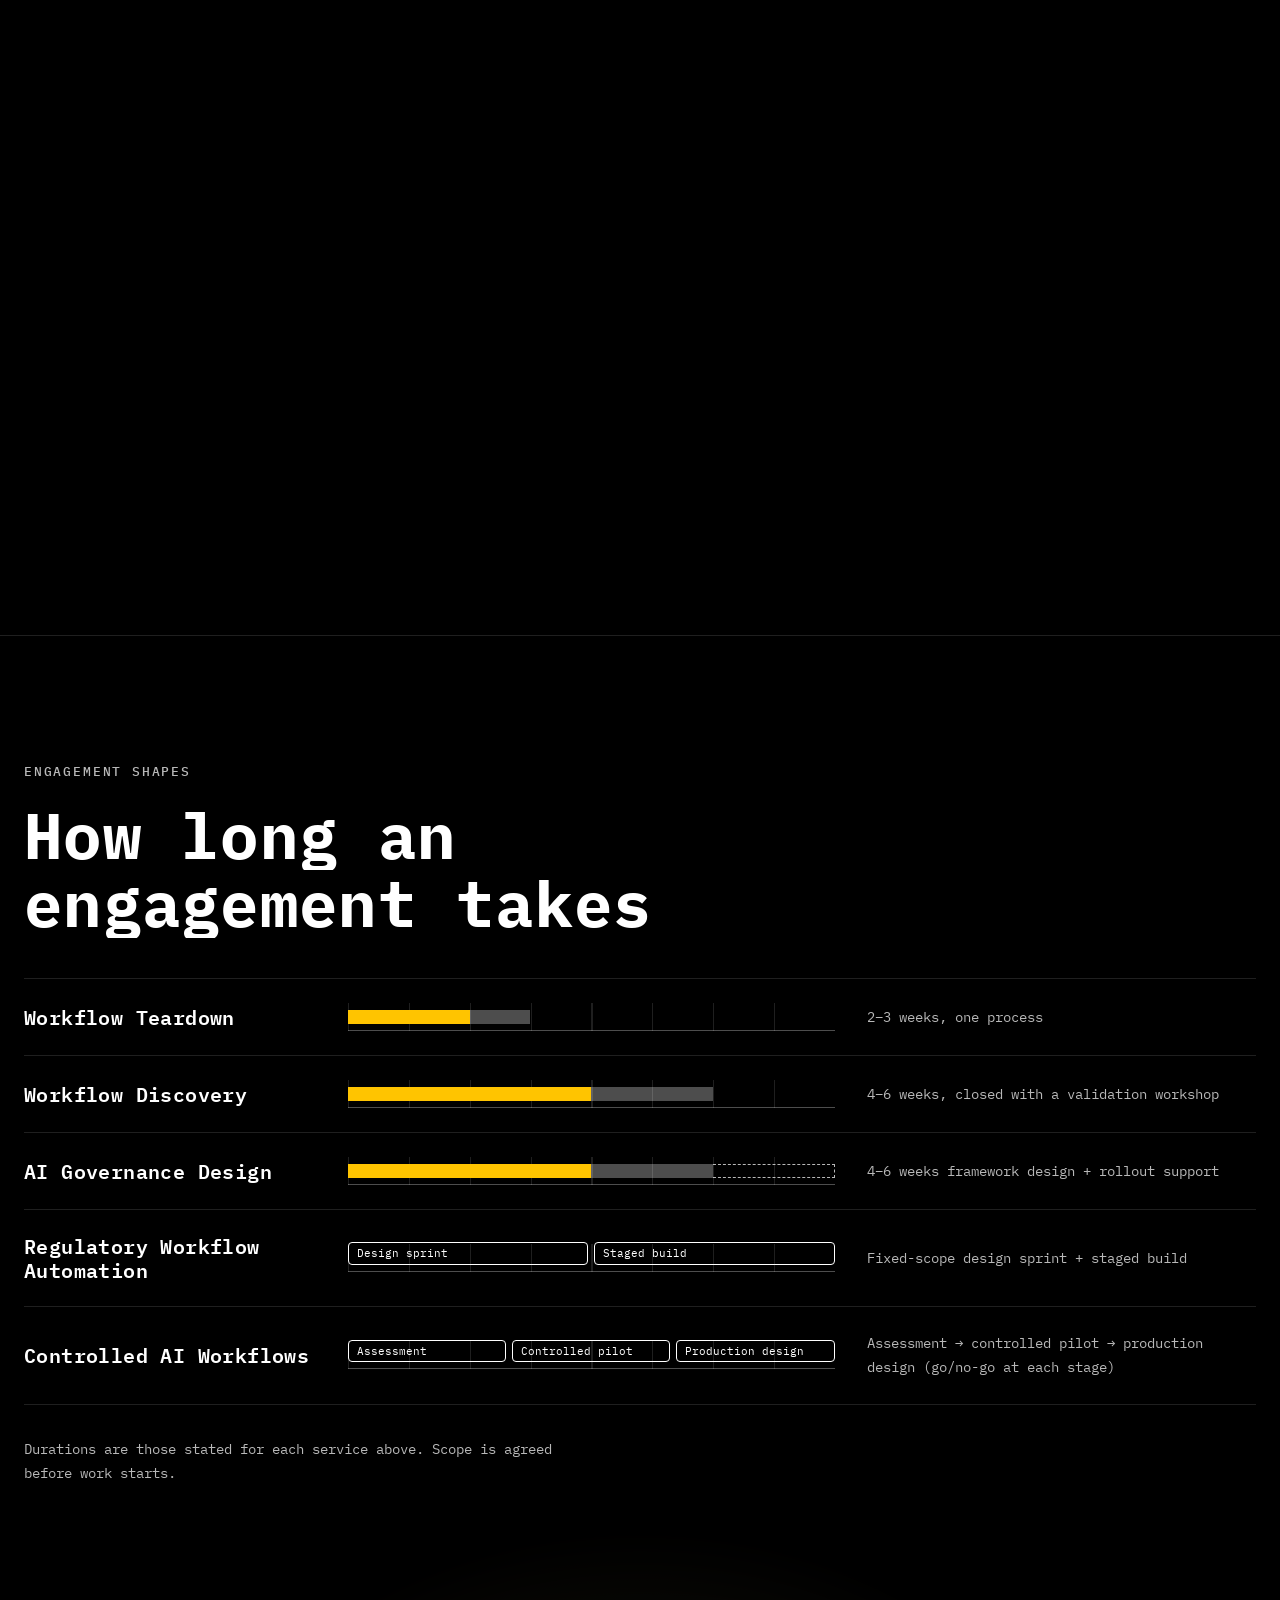
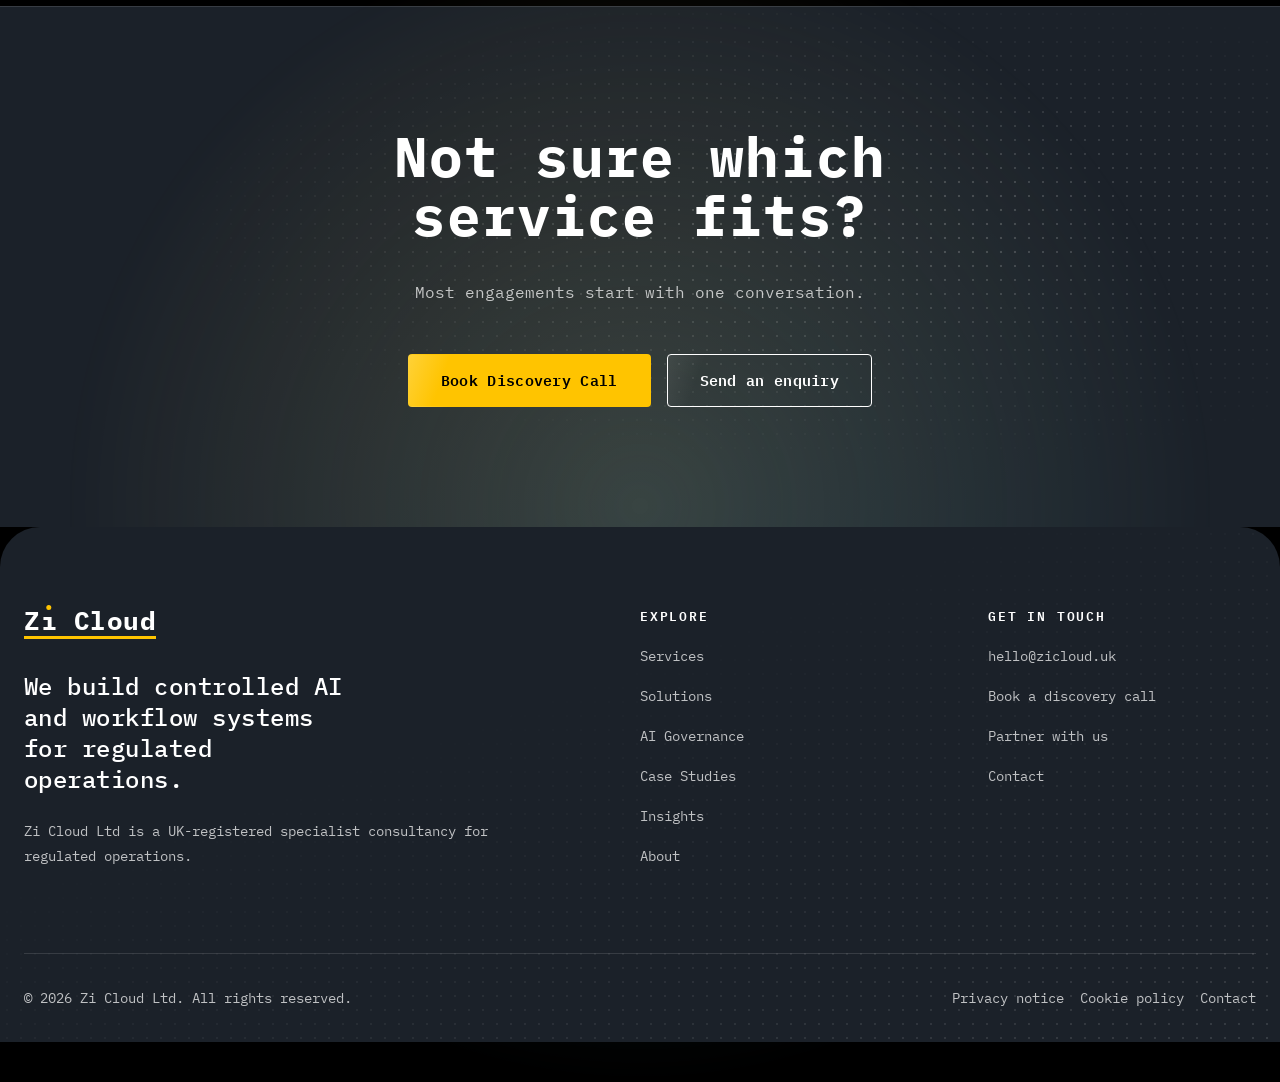
<file: z1-cloud/services/index.full.html>
<!doctype html>
<html lang="en-GB">
<head>
  <meta charset="utf-8">
  <meta name="viewport" content="width=device-width, initial-scale=1">
  <title>Services | Zi Cloud Ltd</title>
  <meta name="description" content="Regulatory workflow automation, controlled AI workflows, operational transformation, system integration and AI governance design for regulated operations.">
  <meta property="og:title" content="Services | Zi Cloud Ltd">
  <meta property="og:description" content="Regulatory workflow automation, controlled AI workflows, operational transformation, system integration and AI governance design for regulated operations.">
  <meta property="og:locale" content="en_GB">
  <meta property="og:type" content="website">

  <!-- Fonts: Clash Display (headings) + IBM Plex Mono (body) -->
  <link rel="preconnect" href="https://api.fontshare.com" crossorigin>
  <link rel="preconnect" href="https://fonts.googleapis.com">
  <link rel="preconnect" href="https://fonts.gstatic.com" crossorigin>
  <link rel="stylesheet" href="https://api.fontshare.com/v2/css?f[]=clash-display@400,500,600,700&display=swap">
  <link rel="stylesheet" href="https://fonts.googleapis.com/css2?family=IBM+Plex+Mono:wght@400;500;600;700&display=swap">

  <!-- Global styles, then page styles -->
  <link rel="stylesheet" href="../global-css/main.css">
  <link rel="stylesheet" href="services.css">

  <!-- Marks the page as JS-enabled before paint, so motion start states never flash -->
  <script>document.documentElement.classList.add('js')</script>
</head>
<body>
  <a class="skip-link" href="#main">Skip to content</a>
  <div class="scroll-progress" aria-hidden="true"></div>

  <header class="site-header">
    <div class="container site-header__inner">
      <a class="logo" href="../index.html" aria-label="Zi Cloud, home">
        <span class="logo__word" aria-hidden="true">Zi Cloud</span>
      </a>

      <button class="nav-toggle" type="button" aria-expanded="false" aria-controls="site-nav">Menu</button>

      <nav class="nav" id="site-nav" aria-label="Main">
        <ul class="nav__list" role="list">
          <li><a class="nav__link" href="../services/index.html" aria-current="page">Services</a></li>
          <li><a class="nav__link" href="../solutions/index.html">Solutions</a></li>
          <li><a class="nav__link" href="../ai-governance/index.html">AI Governance</a></li>
          <li><a class="nav__link" href="../case-studies/index.html">Case Studies</a></li>
          <li><a class="nav__link" href="../insights/index.html">Insights</a></li>
          <li><a class="nav__link" href="../about/index.html">About</a></li>
        </ul>
        <a class="btn btn--primary" href="../contact/index.html#discovery">Book Discovery Call</a>
      </nav>
    </div>
  </header>

  <main id="main">
    <section class="hero page-hero glow svc-hero" aria-labelledby="page-title" style="--gx:78%;--gy:40%;--gs:70vw">
      <div class="dot-field" aria-hidden="true"></div>
      <div class="container svc-hero__grid">
        <div class="hero__inner hero-enter svc-hero__copy">
          <nav class="breadcrumb" aria-label="Breadcrumb"><ol><li><a href="../index.html">Home</a></li><li><span aria-current="page">Services</span></li></ol></nav>
          <p class="eyebrow">Services</p>
          <h1 class="page-hero__title" id="page-title">Ten disciplines, one controlled method</h1>
          <p class="lead text-muted">Discover, design, build, govern and assure. Open any service for the detail.</p>
          <div class="cluster"><a class="btn btn--primary btn--lg" href="../contact/index.html#discovery">Book Discovery Call</a><a class="btn btn--outline btn--lg" href="#services-list">Browse all ten</a></div>
        </div>
        <div class="smap" role="group" aria-label="The ten services, placed on the five-step method">
          <p class="kicker smap__cap">One engagement path, ten ways in</p>
          <ol class="smap__rows" role="list"><li class="smap__row" style="--i:0"><a class="smap__stage" href="#grp-discover"><span class="smap__n">01</span><span class="smap__name">Discover</span></a><ul class="smap__chips" role="list"><li><a class="smap__chip" href="#svc-05" data-open="svc-05"><svg class="smap__ico" viewBox="0 0 24 24" width="28" height="28" fill="none" stroke="currentColor" stroke-width="1.5" stroke-linecap="square" stroke-linejoin="miter" aria-hidden="true"><circle cx="10" cy="10" r="6"/><path d="M15 15l6 6"/></svg><span>Workflow Discovery</span></a></li><li><a class="smap__chip" href="#svc-06" data-open="svc-06"><svg class="smap__ico" viewBox="0 0 24 24" width="28" height="28" fill="none" stroke="currentColor" stroke-width="1.5" stroke-linecap="square" stroke-linejoin="miter" aria-hidden="true"><path d="M4 9V4h5M15 4h5v5M20 15v5h-5M9 20H4v-5M8 12h8"/></svg><span>Workflow Teardown</span></a></li></ul></li><li class="smap__row" style="--i:1"><a class="smap__stage" href="#grp-design"><span class="smap__n">02</span><span class="smap__name">Design</span></a><ul class="smap__chips" role="list"><li><a class="smap__chip" href="#svc-07" data-open="svc-07"><svg class="smap__ico" viewBox="0 0 24 24" width="28" height="28" fill="none" stroke="currentColor" stroke-width="1.5" stroke-linecap="square" stroke-linejoin="miter" aria-hidden="true"><rect x="9" y="3" width="6" height="5"/><rect x="3" y="16" width="6" height="5"/><rect x="15" y="16" width="6" height="5"/><path d="M12 8v4M6 16v-4h12v4"/></svg><span>Automation Architecture</span></a></li><li><a class="smap__chip" href="#svc-03" data-open="svc-03"><svg class="smap__ico" viewBox="0 0 24 24" width="28" height="28" fill="none" stroke="currentColor" stroke-width="1.5" stroke-linecap="square" stroke-linejoin="miter" aria-hidden="true"><path d="M4 12a8 8 0 0 1 14-5M18 3v4h-4M20 12a8 8 0 0 1-14 5M6 21v-4h4"/></svg><span>Operational Transformation</span></a></li></ul></li><li class="smap__row" style="--i:2"><a class="smap__stage" href="#grp-build"><span class="smap__n">03</span><span class="smap__name">Build</span></a><ul class="smap__chips" role="list"><li><a class="smap__chip" href="#svc-01" data-open="svc-01"><svg class="smap__ico" viewBox="0 0 24 24" width="28" height="28" fill="none" stroke="currentColor" stroke-width="1.5" stroke-linecap="square" stroke-linejoin="miter" aria-hidden="true"><path d="M6 3h9l4 4v14H6z"/><path d="M9 14l2.5 2.5L16 11"/></svg><span>Regulatory Workflow Automation</span></a></li><li><a class="smap__chip" href="#svc-04" data-open="svc-04"><svg class="smap__ico" viewBox="0 0 24 24" width="28" height="28" fill="none" stroke="currentColor" stroke-width="1.5" stroke-linecap="square" stroke-linejoin="miter" aria-hidden="true"><rect x="3" y="4" width="7" height="7"/><rect x="14" y="13" width="7" height="7"/><path d="M10 7.5h7.5V13"/></svg><span>System Integration</span></a></li></ul></li><li class="smap__row" style="--i:3"><a class="smap__stage" href="#grp-govern"><span class="smap__n">04</span><span class="smap__name">Govern</span></a><ul class="smap__chips" role="list"><li><a class="smap__chip" href="#svc-02" data-open="svc-02"><svg class="smap__ico" viewBox="0 0 24 24" width="28" height="28" fill="none" stroke="currentColor" stroke-width="1.5" stroke-linecap="square" stroke-linejoin="miter" aria-hidden="true"><rect x="7" y="7" width="10" height="10"/><path d="M10 10h4v4h-4zM10 3v4M14 3v4M10 17v4M14 17v4M3 10h4M3 14h4M17 10h4M17 14h4"/></svg><span>Controlled AI Workflows</span></a></li><li><a class="smap__chip" href="#svc-08" data-open="svc-08"><svg class="smap__ico" viewBox="0 0 24 24" width="28" height="28" fill="none" stroke="currentColor" stroke-width="1.5" stroke-linecap="square" stroke-linejoin="miter" aria-hidden="true"><path d="M12 3l8 3v6c0 5-3.5 8-8 9-4.5-1-8-4-8-9V6z"/><path d="M8.5 12l2.5 2.5 4.5-5"/></svg><span>AI Governance Design</span></a></li></ul></li><li class="smap__row" style="--i:4"><a class="smap__stage" href="#grp-assure"><span class="smap__n">05</span><span class="smap__name">Assure</span></a><ul class="smap__chips" role="list"><li><a class="smap__chip" href="#svc-10" data-open="svc-10"><svg class="smap__ico" viewBox="0 0 24 24" width="28" height="28" fill="none" stroke="currentColor" stroke-width="1.5" stroke-linecap="square" stroke-linejoin="miter" aria-hidden="true"><path d="M5 21V3M5 4h13l-3 4 3 4H5"/></svg><span>Delivery Assurance</span></a></li><li><a class="smap__chip" href="#svc-09" data-open="svc-09"><svg class="smap__ico" viewBox="0 0 24 24" width="28" height="28" fill="none" stroke="currentColor" stroke-width="1.5" stroke-linecap="square" stroke-linejoin="miter" aria-hidden="true"><path d="M3 5h18l-7 8v6l-4 2v-8z"/></svg><span>Process Optimisation</span></a></li></ul></li></ol>
          <span class="smap__scan" aria-hidden="true"></span>
        </div>
      </div>
    </section>

    <section class="section svc-section" id="services-list" aria-label="All ten services">
      <div class="container svc-layout">
        <aside class="spine" aria-label="Method steps">
          <div class="spine__rail" aria-hidden="true"><span class="spine__fill"></span><span class="spine__token"></span></div>
          <ol class="spine__list" role="list"><li><a class="spine__link" href="#grp-discover" data-i="0"><span class="spine__n">01</span><span>Discover</span></a></li><li><a class="spine__link" href="#grp-design" data-i="1"><span class="spine__n">02</span><span>Design</span></a></li><li><a class="spine__link" href="#grp-build" data-i="2"><span class="spine__n">03</span><span>Build</span></a></li><li><a class="spine__link" href="#grp-govern" data-i="3"><span class="spine__n">04</span><span>Govern</span></a></li><li><a class="spine__link" href="#grp-assure" data-i="4"><span class="spine__n">05</span><span>Assure</span></a></li></ol>
        </aside>
        <div class="svc-groups">
          <section class="svc-group" id="grp-discover" data-group="0" aria-labelledby="grp-discover-t">
            <header class="svc-group__head reveal">
              <p class="kicker svc-group__k"><span class="svc-group__n">01</span>Discover</p>
              <h2 class="svc-group__title" id="grp-discover-t">Find out what actually happens, not what the procedure says.</h2>
            </header>
            <details class="acc svc" id="svc-05" data-anim>
              <summary>
                <span class="svc__icon"><svg class="svc__ico" viewBox="0 0 24 24" width="28" height="28" fill="none" stroke="currentColor" stroke-width="1.5" stroke-linecap="square" stroke-linejoin="miter" aria-hidden="true"><circle cx="10" cy="10" r="6"/><path d="M15 15l6 6"/></svg></span>
                <span class="svc__main"><span class="svc__title">Workflow Discovery</span><span class="svc__sum">Establish what actually happens in your operations, as distinct from what the procedure says happens.</span></span>
                <span class="svc__side"><span class="svc__num">05</span><span class="svc__tag">4–6 weeks</span></span>
              </summary>
              <div class="acc__body svc__body"><div class="svc__tiles"><div class="tile tile--wide"><p class="svc__h">Overview</p><p>Discovery combines process mapping, observation, system log analysis and control walkthroughs. We identify the real variants, the workarounds that carry risk, and the points where evidence is created or lost. The output is a fact base that everyone, from analysts to the risk committee, can challenge.</p></div><div class="tile tile--eng"><p class="svc__h">Engagement model</p><p>A fixed-duration discovery of four to six weeks, closed with a validation workshop. Scope is agreed before the first interview.</p></div><div class="tile "><p class="svc__h">Benefits</p><ul class="check-list"><li>An evidence-based view of current state rather than assumption</li><li>Early identification of control gaps and workaround risk</li><li>A prioritised shortlist of where automation or redesign creates most value</li></ul></div><div class="tile "><p class="svc__h">Typical challenges</p><ul class="check-list"><li>Stakeholders reluctant to show workarounds</li><li>Process documentation that is years out of date</li><li>Volumes of data across tools that are hard to interpret without context</li></ul></div><div class="tile tile--out"><p class="svc__h">Expected outcomes</p><ul class="check-list"><li>Validated current-state process maps</li><li>A register of risks and workarounds</li><li>A prioritised opportunity list with effort and control impact</li></ul></div></div></div>
            </details>
            <details class="acc svc" id="svc-06" data-anim>
              <summary>
                <span class="svc__icon"><svg class="svc__ico" viewBox="0 0 24 24" width="28" height="28" fill="none" stroke="currentColor" stroke-width="1.5" stroke-linecap="square" stroke-linejoin="miter" aria-hidden="true"><path d="M4 9V4h5M15 4h5v5M20 15v5h-5M9 20H4v-5M8 12h8"/></svg></span>
                <span class="svc__main"><span class="svc__title">Workflow Teardown</span><span class="svc__sum">A focused, time-boxed examination of one broken workflow, with a clear view of what to remove, simplify or protect.</span></span>
                <span class="svc__side"><span class="svc__num">06</span><span class="svc__tag">2–3 weeks</span></span>
              </summary>
              <div class="acc__body svc__body"><div class="svc__tiles"><div class="tile tile--wide"><p class="svc__h">Overview</p><p>A teardown examines a single process in depth: every step, handoff, system touch and approval, and whether each one earns its place. We separate value-adding steps from defensive steps added after incidents, and identify where complexity is compensating for poor design elsewhere.</p></div><div class="tile tile--eng"><p class="svc__h">Engagement model</p><p>A two to three week teardown of one process with a small working group. The deliverable is a teardown report and a redesign options paper.</p></div><div class="tile "><p class="svc__h">Benefits</p><ul class="check-list"><li>A clear view of which steps can be removed without control impact</li><li>Recognition of defensive steps that should be redesigned rather than repeated</li><li>A fast and credible starting point for redesign</li></ul></div><div class="tile "><p class="svc__h">Typical challenges</p><ul class="check-list"><li>Reluctance to remove steps someone once added for a good reason</li><li>Process owners who read the exercise as a judgement on their team</li><li>Hidden dependencies on individuals rather than designed controls</li></ul></div><div class="tile tile--out"><p class="svc__h">Expected outcomes</p><ul class="check-list"><li>A step-by-step inventory with keep, simplify or remove decisions</li><li>Quantified effort and cycle time impact</li><li>Redesign options with control implications stated</li></ul></div></div></div>
            </details>
          </section>
          <section class="svc-group" id="grp-design" data-group="1" aria-labelledby="grp-design-t">
            <header class="svc-group__head reveal">
              <p class="kicker svc-group__k"><span class="svc-group__n">02</span>Design</p>
              <h2 class="svc-group__title" id="grp-design-t">A target that technology, risk and operations can all sign.</h2>
            </header>
            <details class="acc svc" id="svc-07" data-anim>
              <summary>
                <span class="svc__icon"><svg class="svc__ico" viewBox="0 0 24 24" width="28" height="28" fill="none" stroke="currentColor" stroke-width="1.5" stroke-linecap="square" stroke-linejoin="miter" aria-hidden="true"><rect x="9" y="3" width="6" height="5"/><rect x="3" y="16" width="6" height="5"/><rect x="15" y="16" width="6" height="5"/><path d="M12 8v4M6 16v-4h12v4"/></svg></span>
                <span class="svc__main"><span class="svc__title">Automation Architecture</span><span class="svc__sum">A target architecture for automation that technology, risk and operations teams can all sign.</span></span>
                <span class="svc__side"><span class="svc__num">07</span><span class="svc__tag">Review + reference design</span></span>
              </summary>
              <div class="acc__body svc__body"><div class="svc__tiles"><div class="tile tile--wide"><p class="svc__h">Overview</p><p>We define how automation tools, data stores, AI services and integration layers fit together. That includes where workflow logic lives, how changes are released, who can edit what, and how the platform is monitored and recovered. Tool choice follows from control requirements, not the reverse.</p></div><div class="tile tile--eng"><p class="svc__h">Engagement model</p><p>An architecture review, a reference design and a governance pack covering change, access and resilience. Can be run standalone or as the first phase of implementation.</p></div><div class="tile "><p class="svc__h">Benefits</p><ul class="check-list"><li>A shared architecture that reduces duplicated tooling</li><li>Explicit change control for workflow logic</li><li>Scalability plans that do not depend on heroic individuals</li></ul></div><div class="tile "><p class="svc__h">Typical challenges</p><ul class="check-list"><li>Several automation tools added by different teams without governance</li><li>Business-built workflows with no release discipline</li><li>Unclear ownership between IT, operations and risk</li></ul></div><div class="tile tile--out"><p class="svc__h">Expected outcomes</p><ul class="check-list"><li>A reference architecture and recorded design decisions</li><li>An access and change control model</li><li>A platform roadmap aligned to risk appetite</li></ul></div></div></div>
            </details>
            <details class="acc svc" id="svc-03" data-anim>
              <summary>
                <span class="svc__icon"><svg class="svc__ico" viewBox="0 0 24 24" width="28" height="28" fill="none" stroke="currentColor" stroke-width="1.5" stroke-linecap="square" stroke-linejoin="miter" aria-hidden="true"><path d="M4 12a8 8 0 0 1 14-5M18 3v4h-4M20 12a8 8 0 0 1-14 5M6 21v-4h4"/></svg></span>
                <span class="svc__main"><span class="svc__title">Operational Transformation</span><span class="svc__sum">Redesign how operations work end to end, so that controls, technology and people change together rather than in sequence.</span></span>
                <span class="svc__side"><span class="svc__num">03</span><span class="svc__tag">Phased programme</span></span>
              </summary>
              <div class="acc__body svc__body"><div class="svc__tiles"><div class="tile tile--wide"><p class="svc__h">Overview</p><p>Operational change in regulated firms often fails because the process, the control framework and the system configuration are redesigned by different groups at different times. We run transformation as one programme anchored in the operating model: who does what, which controls apply where, and which system holds the record.</p></div><div class="tile tile--eng"><p class="svc__h">Engagement model</p><p>A phased programme with a discovery baseline, target operating model design and transition waves. We work alongside your transformation office rather than replacing it.</p></div><div class="tile "><p class="svc__h">Benefits</p><ul class="check-list"><li>Fewer handoffs and rework loops across operational teams</li><li>Target operating models that second line can assess</li><li>Realistic transition plans that keep business as usual running</li></ul></div><div class="tile "><p class="svc__h">Typical challenges</p><ul class="check-list"><li>Sponsors focused on headcount rather than control outcomes</li><li>Legacy process variants that have accumulated over years</li><li>Change fatigue in teams already absorbing regulatory change</li></ul></div><div class="tile tile--out"><p class="svc__h">Expected outcomes</p><ul class="check-list"><li>A documented target operating model with control mapping</li><li>Fewer process variants and clear ownership for each step</li><li>Transition risk managed through staged cutovers</li></ul></div></div></div>
            </details>
          </section>
          <section class="svc-group" id="grp-build" data-group="2" aria-labelledby="grp-build-t">
            <header class="svc-group__head reveal">
              <p class="kicker svc-group__k"><span class="svc-group__n">03</span>Build</p>
              <h2 class="svc-group__title" id="grp-build-t">Automate the rules-driven steps without removing the controls.</h2>
            </header>
            <details class="acc svc" id="svc-01" data-anim>
              <summary>
                <span class="svc__icon"><svg class="svc__ico" viewBox="0 0 24 24" width="28" height="28" fill="none" stroke="currentColor" stroke-width="1.5" stroke-linecap="square" stroke-linejoin="miter" aria-hidden="true"><path d="M6 3h9l4 4v14H6z"/><path d="M9 14l2.5 2.5L16 11"/></svg></span>
                <span class="svc__main"><span class="svc__title">Regulatory Workflow Automation</span><span class="svc__sum">Automate the high-volume, rules-driven steps of regulated work without removing the controls that make them defensible.</span></span>
                <span class="svc__side"><span class="svc__num">01</span><span class="svc__tag">Design sprint + staged build</span></span>
              </summary>
              <div class="acc__body svc__body"><div class="svc__tiles"><div class="tile tile--wide"><p class="svc__h">Overview</p><p>Most regulated workflows are a sequence of checks, approvals and evidence requests that people perform by hand, across several tools, under time pressure. We map that sequence, separate deterministic steps from judgement steps, and automate the former with controls built into the flow: mandatory fields, versioned rules, role-based approvals and an immutable record of each action.</p></div><div class="tile tile--eng"><p class="svc__h">Engagement model</p><p>A fixed-scope design sprint followed by a build phase with control owners involved throughout. Delivered in staged releases, so each automated step is tested against the procedure it replaces.</p></div><div class="tile "><p class="svc__h">Benefits</p><ul class="check-list"><li>Fewer manual touchpoints in high-volume processes such as screening reviews and periodic reviews</li><li>Consistent application of documented rules across teams and locations</li><li>A complete activity record generated as a by-product of doing the work</li></ul></div><div class="tile "><p class="svc__h">Typical challenges</p><ul class="check-list"><li>Rules that exist only in procedure documents or in individual experience</li><li>Automation that bypasses control owners and surprises second line</li><li>Tool sprawl that splits evidence across systems nobody reconciles</li></ul></div><div class="tile tile--out"><p class="svc__h">Expected outcomes</p><ul class="check-list"><li>Measurable reduction in cycle time for in-scope processes</li><li>Automated steps documented to a standard second line can test</li><li>A ranked backlog of automation candidates by control value and effort</li></ul></div></div></div>
            </details>
            <details class="acc svc" id="svc-04" data-anim>
              <summary>
                <span class="svc__icon"><svg class="svc__ico" viewBox="0 0 24 24" width="28" height="28" fill="none" stroke="currentColor" stroke-width="1.5" stroke-linecap="square" stroke-linejoin="miter" aria-hidden="true"><rect x="3" y="4" width="7" height="7"/><rect x="14" y="13" width="7" height="7"/><path d="M10 7.5h7.5V13"/></svg></span>
                <span class="svc__main"><span class="svc__title">System Integration</span><span class="svc__sum">Connect the systems that hold regulated data so information moves once, under controls, with an audit trail at each hop.</span></span>
                <span class="svc__side"><span class="svc__num">04</span><span class="svc__tag">Assess, design, build</span></span>
              </summary>
              <div class="acc__body svc__body"><div class="svc__tiles"><div class="tile tile--wide"><p class="svc__h">Overview</p><p>Integration in regulated environments is less about connectors and more about data lineage, access control and failure handling. We design integrations between core systems, case tools, data stores and AI services, with explicit data contracts, reconciliation checks and monitoring for failed or partial transfers.</p></div><div class="tile tile--eng"><p class="svc__h">Engagement model</p><p>Integration assessment, a reference architecture, then build and test in environments that mirror production controls. Handover includes runbooks and monitoring.</p></div><div class="tile "><p class="svc__h">Benefits</p><ul class="check-list"><li>Reduced re-keying and the errors it introduces</li><li>Visible data lineage that supports regulatory queries</li><li>Failure handling that reports exceptions rather than hiding them</li></ul></div><div class="tile "><p class="svc__h">Typical challenges</p><ul class="check-list"><li>Point-to-point integrations built by individuals with no documentation</li><li>Unclear system of record for key data entities</li><li>Vendor APIs with rate limits or inconsistent error behaviour</li></ul></div><div class="tile tile--out"><p class="svc__h">Expected outcomes</p><ul class="check-list"><li>An integration map with owners and data classifications</li><li>Reconciliation controls with exception queues</li><li>Fewer manual data transfers between operational systems</li></ul></div></div></div>
            </details>
          </section>
          <section class="svc-group" id="grp-govern" data-group="3" aria-labelledby="grp-govern-t">
            <header class="svc-group__head reveal">
              <p class="kicker svc-group__k"><span class="svc-group__n">04</span>Govern</p>
              <h2 class="svc-group__title" id="grp-govern-t">The model proposes. A named person or rule disposes.</h2>
            </header>
            <details class="acc svc" id="svc-02" data-anim>
              <summary>
                <span class="svc__icon"><svg class="svc__ico" viewBox="0 0 24 24" width="28" height="28" fill="none" stroke="currentColor" stroke-width="1.5" stroke-linecap="square" stroke-linejoin="miter" aria-hidden="true"><rect x="7" y="7" width="10" height="10"/><path d="M10 10h4v4h-4zM10 3v4M14 3v4M10 17v4M14 17v4M3 10h4M3 14h4M17 10h4M17 14h4"/></svg></span>
                <span class="svc__main"><span class="svc__title">Controlled AI Workflows</span><span class="svc__sum">Introduce AI into operational processes with defined scope, review points and evidence at every decision.</span></span>
                <span class="svc__side"><span class="svc__num">02</span><span class="svc__tag">Pilot with go / no-go</span></span>
              </summary>
              <div class="acc__body svc__body"><div class="svc__tiles"><div class="tile tile--wide"><p class="svc__h">Overview</p><p>We design AI-enabled workflows in which the model proposes and a named person or rule disposes. Each use case is scoped to a specific task, given explicit confidence thresholds and escalation routes, and logged so that outputs can be reconstructed months later. The aim is practical productivity for analysts without handing consequential decisions to an uncontrolled tool.</p></div><div class="tile tile--eng"><p class="svc__h">Engagement model</p><p>A use-case assessment, a controlled pilot with a defined exit criterion, then production design with the governance framework applied. Each stage ends with a recorded go or no-go decision.</p></div><div class="tile "><p class="svc__h">Benefits</p><ul class="check-list"><li>Faster first drafts of case narratives, summaries and document extraction, with reviewer sign-off</li><li>Clear boundaries on what AI may and may not decide</li><li>Evidence that holds up when a model output is challenged</li></ul></div><div class="tile "><p class="svc__h">Typical challenges</p><ul class="check-list"><li>Pilots that were never designed to move into production controls</li><li>Unclear accountability for AI-assisted decisions</li><li>Data handling questions that surface late and stall adoption</li></ul></div><div class="tile tile--out"><p class="svc__h">Expected outcomes</p><ul class="check-list"><li>AI use cases approved for production with documented risk tiering</li><li>Reviewer effort reduced on routine items, with exceptions routed to people</li><li>A reusable pattern library for future AI workflows</li></ul></div></div></div>
            </details>
            <details class="acc svc" id="svc-08" data-anim>
              <summary>
                <span class="svc__icon"><svg class="svc__ico" viewBox="0 0 24 24" width="28" height="28" fill="none" stroke="currentColor" stroke-width="1.5" stroke-linecap="square" stroke-linejoin="miter" aria-hidden="true"><path d="M12 3l8 3v6c0 5-3.5 8-8 9-4.5-1-8-4-8-9V6z"/><path d="M8.5 12l2.5 2.5 4.5-5"/></svg></span>
                <span class="svc__main"><span class="svc__title">AI Governance Design</span><span class="svc__sum">Design the controls, approvals and evidence that let your organisation use AI in regulated work with confidence.</span></span>
                <span class="svc__side"><span class="svc__num">08</span><span class="svc__tag">4–6 weeks + rollout</span></span>
              </summary>
              <div class="acc__body svc__body"><div class="svc__tiles"><div class="tile tile--wide"><p class="svc__h">Overview</p><p>AI governance is not a policy document placed on a shelf. We translate policy into operational mechanisms: a use-case register, risk tiering, approval gates, human review thresholds, monitoring, incident escalation and evidence capture. Each mechanism is designed to be run by the people who will operate it.</p></div><div class="tile tile--eng"><p class="svc__h">Engagement model</p><p>Framework design over four to six weeks, followed by operational rollout support. Designed to align with recognised frameworks and your existing model risk and operational risk policies.</p></div><div class="tile "><p class="svc__h">Benefits</p><ul class="check-list"><li>Clear approval routes for new AI use cases</li><li>Risk-tiered oversight that avoids both over-control and gaps</li><li>Evidence available for internal audit and supervisory engagement</li></ul></div><div class="tile "><p class="svc__h">Typical challenges</p><ul class="check-list"><li>Policies that do not translate into daily operational steps</li><li>AI tools adopted through individual subscriptions outside governance</li><li>Disagreement between innovation teams and second line on acceptable risk</li></ul></div><div class="tile tile--out"><p class="svc__h">Expected outcomes</p><ul class="check-list"><li>An AI use-case register and tiering methodology</li><li>Approval, escalation and monitoring procedures</li><li>Evidence templates ready for audit</li></ul></div></div></div>
            </details>
          </section>
          <section class="svc-group" id="grp-assure" data-group="4" aria-labelledby="grp-assure-t">
            <header class="svc-group__head reveal">
              <p class="kicker svc-group__k"><span class="svc-group__n">05</span>Assure</p>
              <h2 class="svc-group__title" id="grp-assure-t">Problems surface while they are still cheap to fix.</h2>
            </header>
            <details class="acc svc" id="svc-10" data-anim>
              <summary>
                <span class="svc__icon"><svg class="svc__ico" viewBox="0 0 24 24" width="28" height="28" fill="none" stroke="currentColor" stroke-width="1.5" stroke-linecap="square" stroke-linejoin="miter" aria-hidden="true"><path d="M5 21V3M5 4h13l-3 4 3 4H5"/></svg></span>
                <span class="svc__main"><span class="svc__title">Delivery Assurance</span><span class="svc__sum">Independent-minded assurance over automation and transformation delivery, so problems surface while they are still cheap to fix.</span></span>
                <span class="svc__side"><span class="svc__num">10</span><span class="svc__tag">Independent checkpoints</span></span>
              </summary>
              <div class="acc__body svc__body"><div class="svc__tiles"><div class="tile tile--wide"><p class="svc__h">Overview</p><p>Delivery assurance provides a structured check on scope, quality, control design, testing and readiness across automation programmes. We review at defined gates, test controls where they are built, and report findings to the sponsor and risk committee in plain language.</p></div><div class="tile tile--eng"><p class="svc__h">Engagement model</p><p>Gate-based reviews aligned to your delivery lifecycle, with a standing assurance cadence for longer programmes.</p></div><div class="tile "><p class="svc__h">Benefits</p><ul class="check-list"><li>Early warning on scope creep and control gaps</li><li>Evidence of testing and sign-off for audit</li><li>Confidence for executives signing off go-live</li></ul></div><div class="tile "><p class="svc__h">Typical challenges</p><ul class="check-list"><li>Programmes that rely on internal self-assessment</li><li>Testing focused on functionality rather than control effectiveness</li><li>Go-live pressure overriding unresolved findings</li></ul></div><div class="tile tile--out"><p class="svc__h">Expected outcomes</p><ul class="check-list"><li>Gate review reports with risk-rated findings</li><li>Tested control evidence</li><li>Documented readiness decisions</li></ul></div></div></div>
            </details>
            <details class="acc svc" id="svc-09" data-anim>
              <summary>
                <span class="svc__icon"><svg class="svc__ico" viewBox="0 0 24 24" width="28" height="28" fill="none" stroke="currentColor" stroke-width="1.5" stroke-linecap="square" stroke-linejoin="miter" aria-hidden="true"><path d="M3 5h18l-7 8v6l-4 2v-8z"/></svg></span>
                <span class="svc__main"><span class="svc__title">Process Optimisation</span><span class="svc__sum">Reduce cycle time, rework and cost in operational processes, with control outcomes protected throughout.</span></span>
                <span class="svc__side"><span class="svc__num">09</span><span class="svc__tag">Evidence-led sprints</span></span>
              </summary>
              <div class="acc__body svc__body"><div class="svc__tiles"><div class="tile tile--wide"><p class="svc__h">Overview</p><p>We apply lean and measurement-led methods to operational processes, using baseline data to identify waste, queueing and rework. Every optimisation is tested against control requirements. A faster process is not an improvement if it weakens evidence quality.</p></div><div class="tile tile--eng"><p class="svc__h">Engagement model</p><p>Baseline measurement, targeted redesign of prioritised processes, and a measurement framework the client team keeps running after we leave.</p></div><div class="tile "><p class="svc__h">Benefits</p><ul class="check-list"><li>Measured reduction in queue time and rework</li><li>Capacity released for higher-value investigation work</li><li>Control-tested changes that second line can accept</li></ul></div><div class="tile "><p class="svc__h">Typical challenges</p><ul class="check-list"><li>Metrics that measure activity rather than outcome</li><li>Backlogs hidden through prioritisation shortcuts</li><li>Optimisation that moves work elsewhere rather than removing it</li></ul></div><div class="tile tile--out"><p class="svc__h">Expected outcomes</p><ul class="check-list"><li>Baseline and target metrics for in-scope processes</li><li>Reduced rework and queue times</li><li>Sustained performance monitoring</li></ul></div></div></div>
            </details>
          </section>
        </div>
      </div>
    </section>

    <section class="section section--divided" id="shapes" aria-labelledby="shapes-title">
      <div class="container">
        <div class="section-head reveal ">
          <p class="eyebrow">Engagement shapes</p>
          <h2 class="split-heading" id="shapes-title">How long an engagement takes</h2>
        </div>
        <ol class="dur" role="list">
          <li class="dur__row reveal" style="--delay:0.00s">
            <p class="dur__name">Workflow Teardown</p>
            <div class="dur__track" aria-hidden="true"><span class="dur__bar" style="--to:3"><span class="dur__solid" style="--w:0.6667"></span></span></div>
            <p class="dur__text">2–3 weeks, one process</p>
          </li>
          <li class="dur__row reveal" style="--delay:0.06s">
            <p class="dur__name">Workflow Discovery</p>
            <div class="dur__track" aria-hidden="true"><span class="dur__bar" style="--to:6"><span class="dur__solid" style="--w:0.6667"></span></span></div>
            <p class="dur__text">4–6 weeks, closed with a validation workshop</p>
          </li>
          <li class="dur__row reveal" style="--delay:0.12s">
            <p class="dur__name">AI Governance Design</p>
            <div class="dur__track" aria-hidden="true"><span class="dur__bar" style="--to:6"><span class="dur__solid" style="--w:0.6667"></span></span><span class="dur__roll" style="--from:6" title="Rollout support"></span></div>
            <p class="dur__text">4–6 weeks framework design + rollout support</p>
          </li>
          <li class="dur__row reveal" style="--delay:0.18s">
            <p class="dur__name">Regulatory Workflow Automation</p>
            <div class="dur__track" aria-hidden="true"><span class="dur__stages"><span class="dur__stage" style="--i:0">Design sprint</span><span class="dur__stage" style="--i:1">Staged build</span></span></div>
            <p class="dur__text">Fixed-scope design sprint + staged build</p>
          </li>
          <li class="dur__row reveal" style="--delay:0.24s">
            <p class="dur__name">Controlled AI Workflows</p>
            <div class="dur__track" aria-hidden="true"><span class="dur__stages"><span class="dur__stage" style="--i:0">Assessment</span><span class="dur__stage" style="--i:1">Controlled pilot</span><span class="dur__stage" style="--i:2">Production design</span></span></div>
            <p class="dur__text">Assessment → controlled pilot → production design (go/no-go at each stage)</p>
          </li>
        </ol>
        <p class="text-muted dur__note">Durations are those stated for each service above. Scope is agreed before work starts.</p>
      </div>
    </section>

    <section class="cta-band glow" aria-labelledby="cta-title" style="--gx:50%;--gy:96%;--gs:90vw">
      <div class="dot-field" aria-hidden="true"></div>
      <div class="container reveal">
        <h2 class="cta-band__title split-heading" id="cta-title">Not sure which service fits?</h2>
        <p class="cta-band__text">Most engagements start with one conversation.</p>
        <div class="cluster"><a class="btn btn--primary btn--lg" href="../contact/index.html#discovery">Book Discovery Call</a><a class="btn btn--outline btn--lg" href="../contact/index.html">Send an enquiry</a></div>
      </div>
    </section>
  </main>

  <footer class="site-footer">
    <div class="container">
      <div class="site-footer__grid">
        <div class="site-footer__about">
          <a class="logo" href="../index.html" aria-label="Zi Cloud, home"><span class="logo__word" aria-hidden="true">Zi Cloud</span></a>
          <p class="site-footer__line">We build controlled AI and workflow systems for regulated operations.</p>
          <p>Zi Cloud Ltd is a UK-registered specialist consultancy for regulated operations.</p>
        </div>

        <nav aria-label="Footer">
          <h4>Explore</h4>
          <ul class="site-footer__list" role="list">
            <li><a href="../services/index.html">Services</a></li>
            <li><a href="../solutions/index.html">Solutions</a></li>
            <li><a href="../ai-governance/index.html">AI Governance</a></li>
            <li><a href="../case-studies/index.html">Case Studies</a></li>
            <li><a href="../insights/index.html">Insights</a></li>
            <li><a href="../about/index.html">About</a></li>
          </ul>
        </nav>

        <div>
          <h4>Get in touch</h4>
          <ul class="site-footer__list" role="list">
            <li><a href="mailto:hello@zicloud.uk">hello@zicloud.uk</a></li>
            <li><a href="../contact/index.html#discovery">Book a discovery call</a></li>
            <li><a href="../contact/index.html#partner">Partner with us</a></li>
            <li><a href="../contact/index.html">Contact</a></li>
          </ul>
        </div>
      </div>

      <div class="site-footer__legal">
        <p>© 2026 Zi Cloud Ltd. All rights reserved.</p>
        <p class="cluster"><a href="../privacy/index.html">Privacy notice</a> <a href="../cookies/index.html">Cookie policy</a> <a href="../contact/index.html">Contact</a></p>
      </div>
    </div>
  </footer>

  <div class="cookie-banner" role="region" aria-label="Cookie consent" hidden>
    <p>We use essential cookies to run this site. With your permission we also use analytics cookies to understand how the site is used. You can read more in our <a class="text-link" href="../cookies/index.html">cookie policy</a>.</p>
    <div class="cluster">
      <button class="btn btn--outline" type="button" data-cookie="essential">Essential only</button>
      <button class="btn btn--primary" type="button" data-cookie="all">Accept all</button>
    </div>
  </div>

  <script src="../js/main.js" defer></script>
  <script src="../js/inner.js" defer></script>
  <script src="../js/services.js" defer></script>
</body>
</html>
</file>
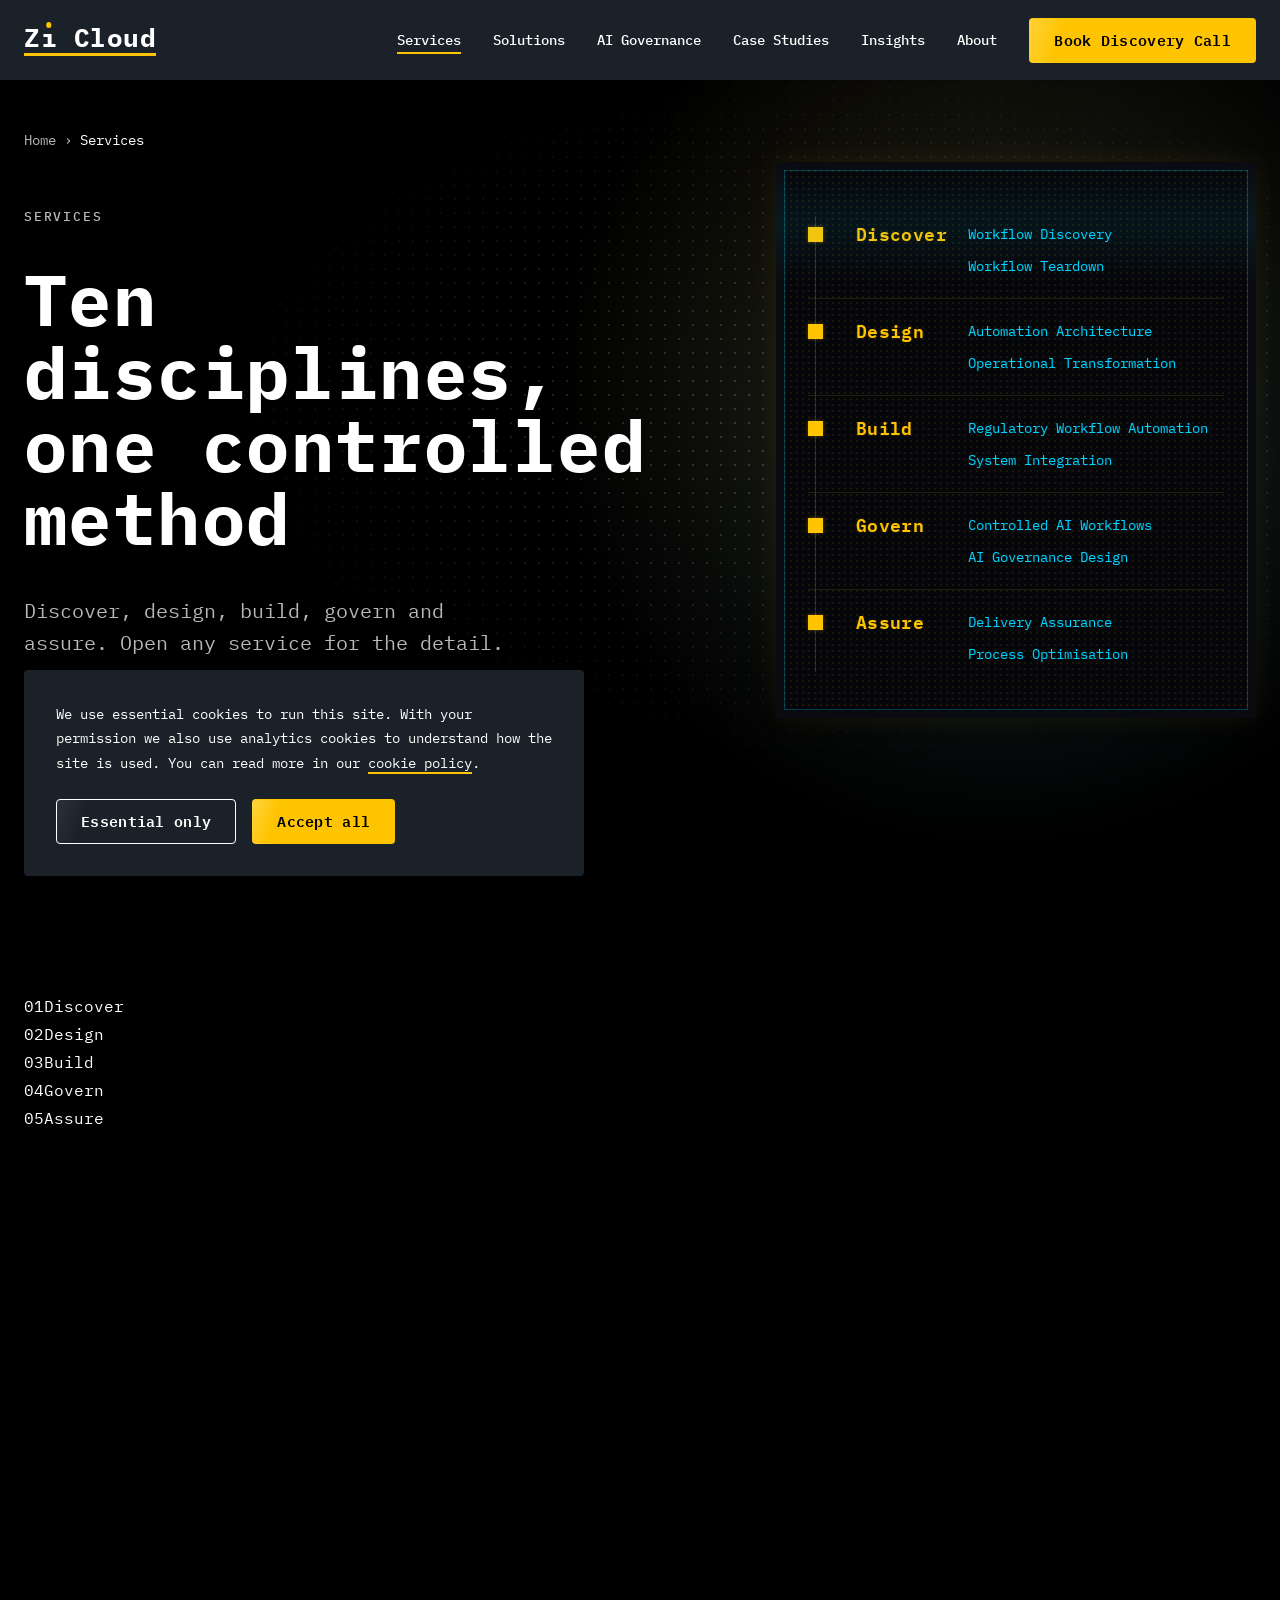
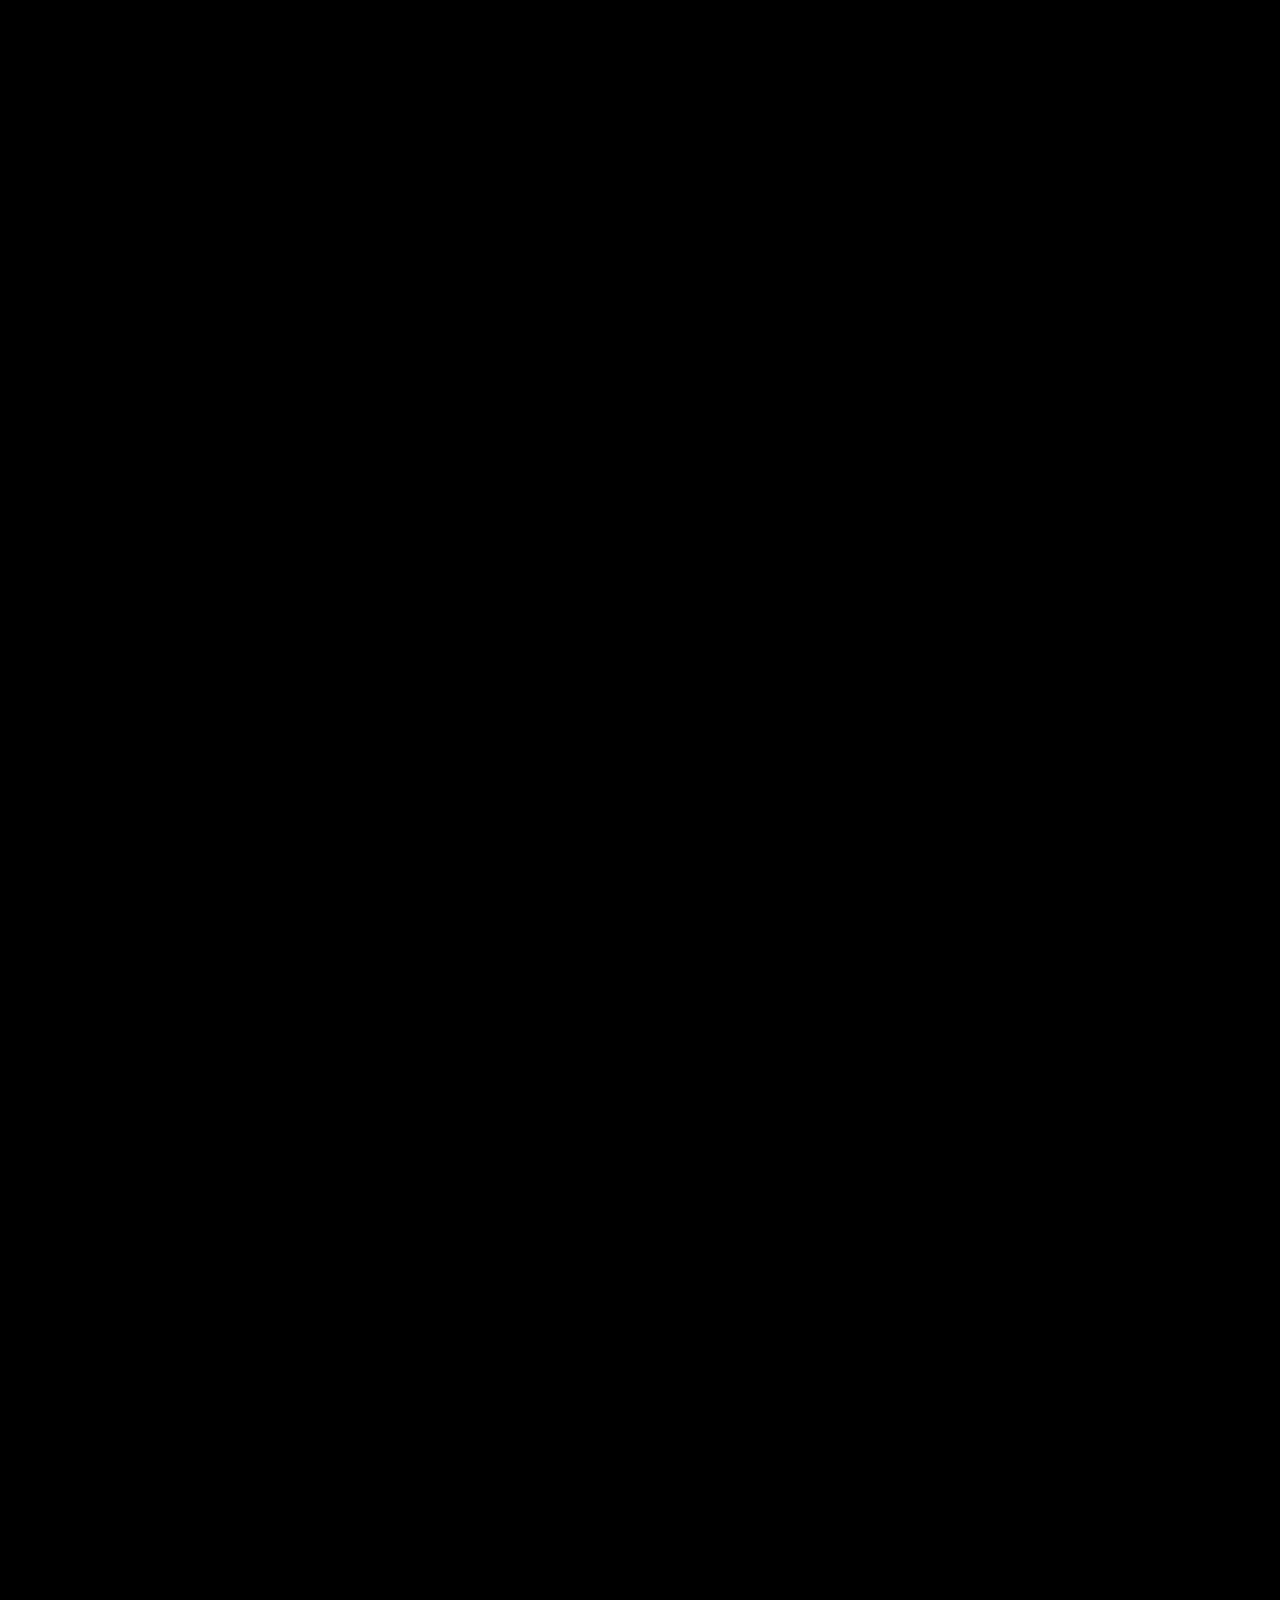
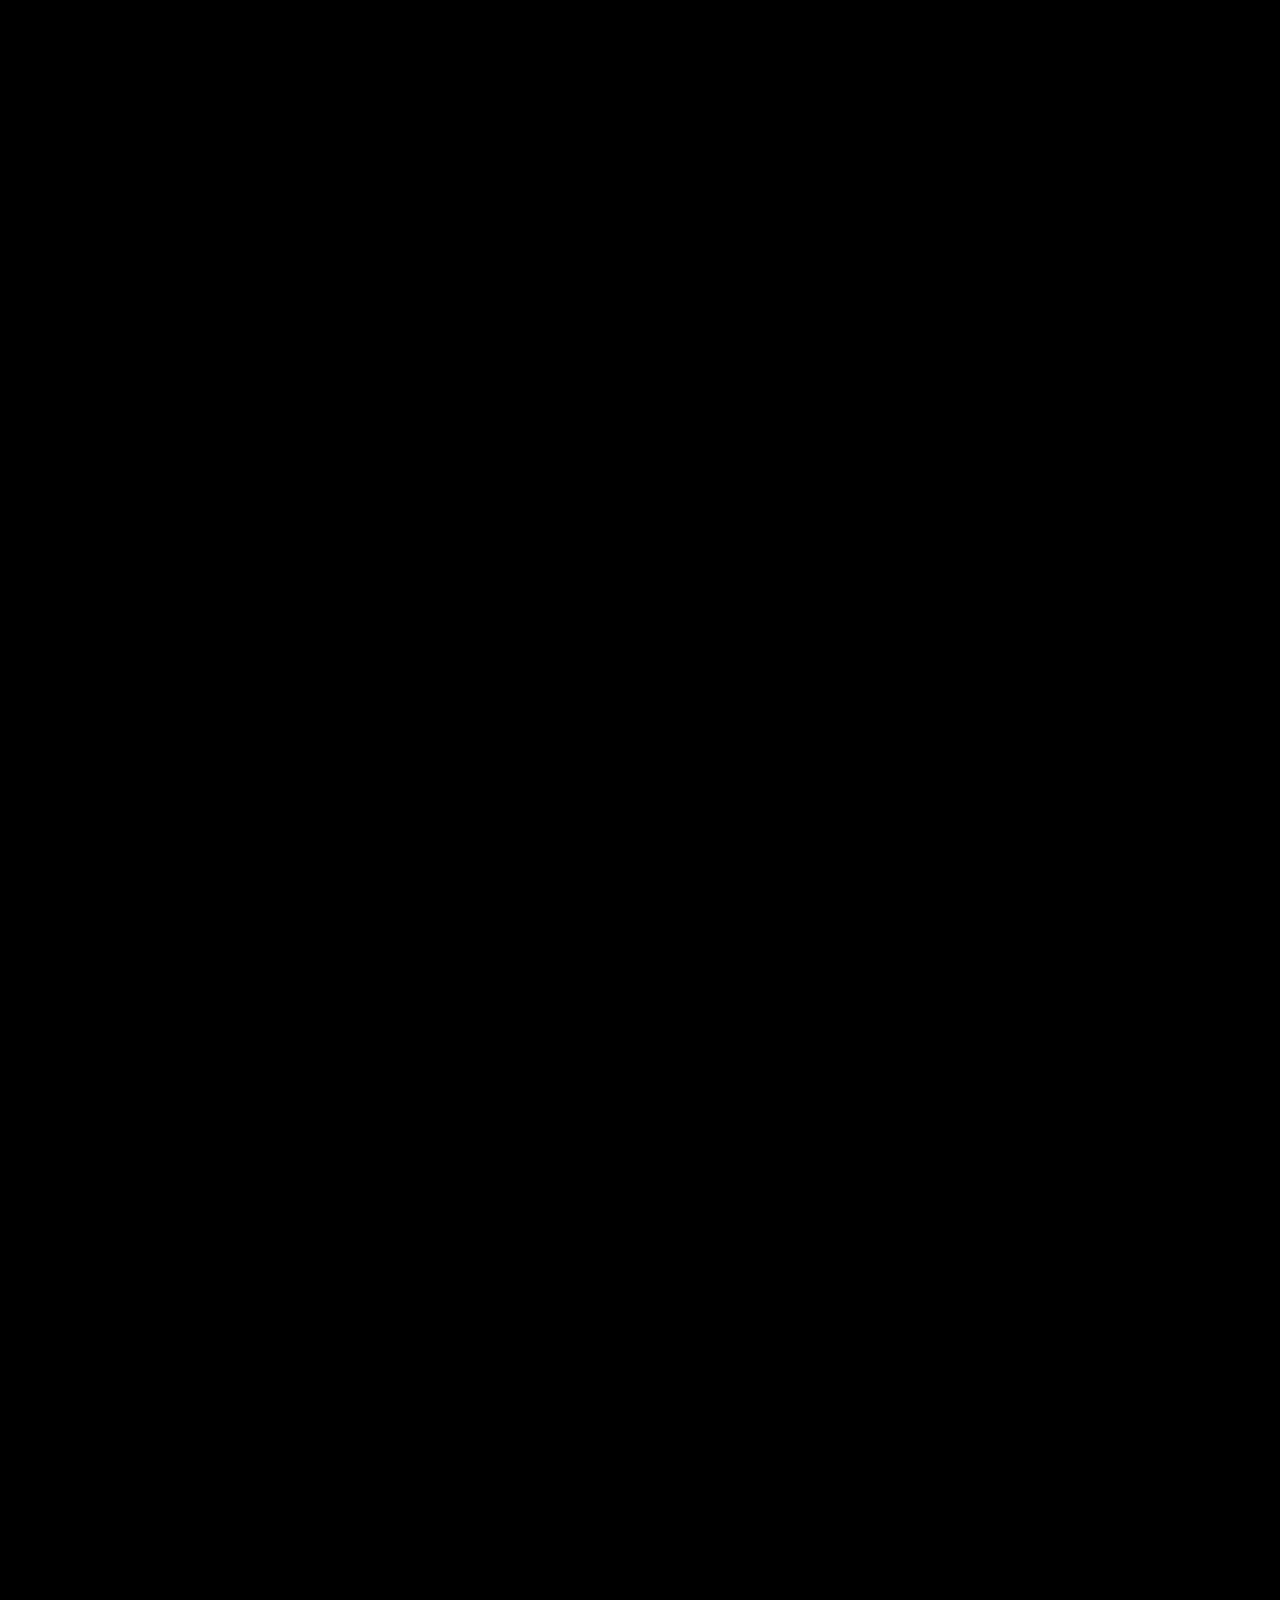
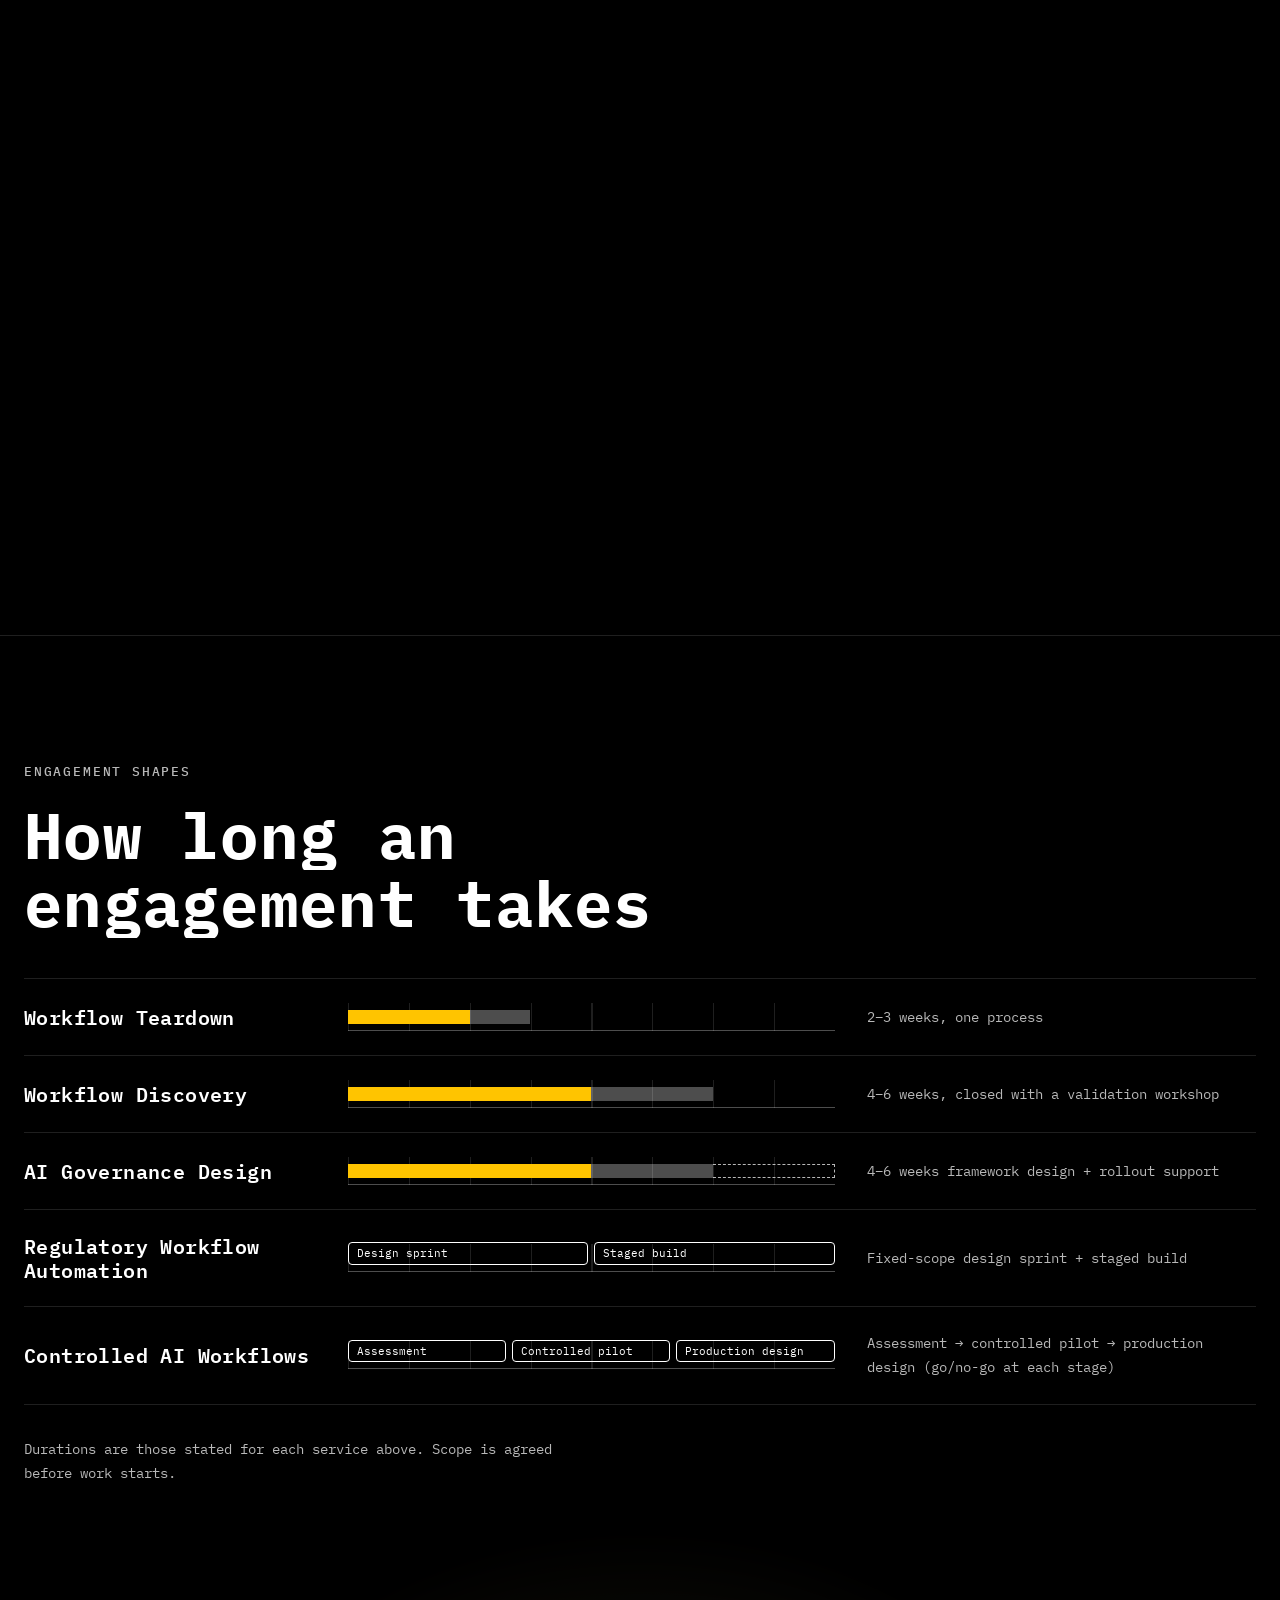
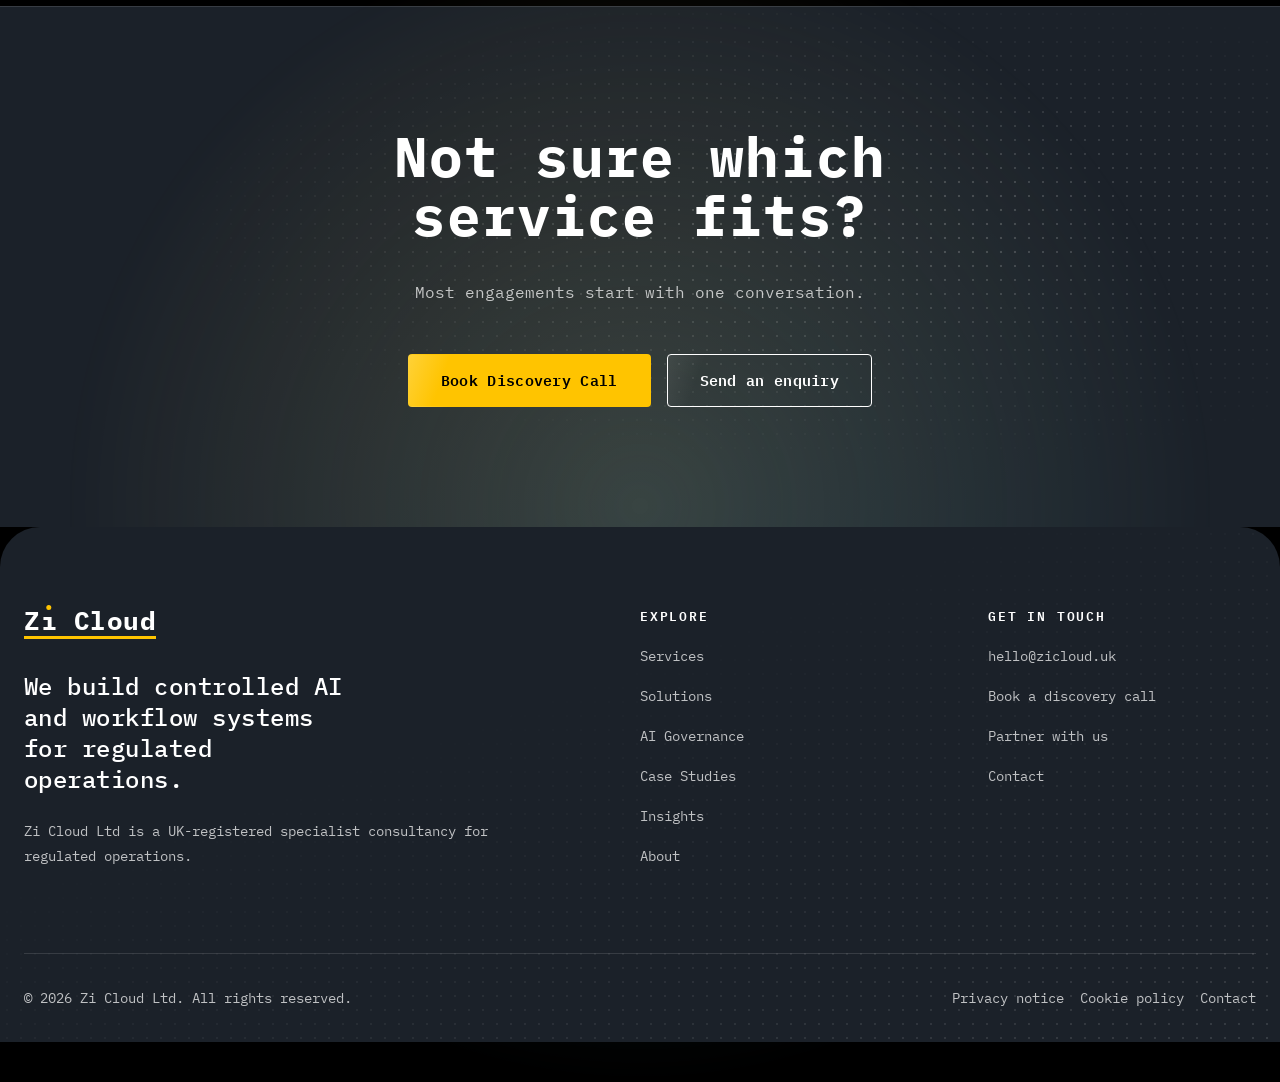
<file: z1-cloud/services/index.pre-story.html>
<!doctype html>
<html lang="en-GB">
<head>
  <meta charset="utf-8">
  <meta name="viewport" content="width=device-width, initial-scale=1">
  <title>Services | Zi Cloud Ltd</title>
  <meta name="description" content="Regulatory workflow automation, controlled AI workflows, operational transformation, system integration and AI governance design for regulated operations.">
  <meta property="og:title" content="Services | Zi Cloud Ltd">
  <meta property="og:description" content="Regulatory workflow automation, controlled AI workflows, operational transformation, system integration and AI governance design for regulated operations.">
  <meta property="og:locale" content="en_GB">
  <meta property="og:type" content="website">

  <!-- Fonts: Clash Display (headings) + IBM Plex Mono (body) -->
  <link rel="preconnect" href="https://api.fontshare.com" crossorigin>
  <link rel="preconnect" href="https://fonts.googleapis.com">
  <link rel="preconnect" href="https://fonts.gstatic.com" crossorigin>
  <link rel="stylesheet" href="https://api.fontshare.com/v2/css?f[]=clash-display@400,500,600,700&display=swap">
  <link rel="stylesheet" href="https://fonts.googleapis.com/css2?family=IBM+Plex+Mono:wght@400;500;600;700&display=swap">

  <!-- Global styles, then page styles -->
  <link rel="stylesheet" href="../global-css/main.css">
  <link rel="stylesheet" href="services.css">

  <!-- Marks the page as JS-enabled before paint, so motion start states never flash -->
  <script>document.documentElement.classList.add('js')</script>
</head>
<body>
  <a class="skip-link" href="#main">Skip to content</a>
  <div class="scroll-progress" aria-hidden="true"></div>

  <header class="site-header">
    <div class="container site-header__inner">
      <a class="logo" href="../index.html" aria-label="Zi Cloud, home">
        <span class="logo__word" aria-hidden="true">Zi Cloud</span>
      </a>

      <button class="nav-toggle" type="button" aria-expanded="false" aria-controls="site-nav">Menu</button>

      <nav class="nav" id="site-nav" aria-label="Main">
        <ul class="nav__list" role="list">
          <li><a class="nav__link" href="../services/index.html" aria-current="page">Services</a></li>
          <li><a class="nav__link" href="../solutions/index.html">Solutions</a></li>
          <li><a class="nav__link" href="../ai-governance/index.html">AI Governance</a></li>
          <li><a class="nav__link" href="../case-studies/index.html">Case Studies</a></li>
          <li><a class="nav__link" href="../insights/index.html">Insights</a></li>
          <li><a class="nav__link" href="../about/index.html">About</a></li>
        </ul>
        <a class="btn btn--primary" href="../contact/index.html#discovery">Book Discovery Call</a>
      </nav>
    </div>
  </header>

  <main id="main">
    <section class="hero page-hero glow svc-hero" aria-labelledby="page-title" style="--gx:78%;--gy:40%;--gs:70vw">
      <div class="dot-field" aria-hidden="true"></div>
      <div class="container svc-hero__grid">
        <div class="hero__inner hero-enter svc-hero__copy">
          <nav class="breadcrumb" aria-label="Breadcrumb"><ol><li><a href="../index.html">Home</a></li><li><span aria-current="page">Services</span></li></ol></nav>
          <p class="eyebrow">Services</p>
          <h1 class="page-hero__title" id="page-title">Ten disciplines, one controlled method</h1>
          <p class="lead text-muted">Discover, design, build, govern and assure. Open any service for the detail.</p>
          <div class="cluster"><a class="btn btn--primary btn--lg" href="../contact/index.html#discovery">Book Discovery Call</a><a class="btn btn--outline btn--lg" href="#services-list">Browse all ten</a></div>
        </div>
        <div class="smap" role="group" aria-label="The ten services, placed on the five-step method">
          <p class="kicker smap__cap">One engagement path, ten ways in</p>
          <ol class="smap__rows" role="list"><li class="smap__row" style="--i:0"><a class="smap__stage" href="#grp-discover"><span class="smap__n">01</span><span class="smap__name">Discover</span></a><ul class="smap__chips" role="list"><li><a class="smap__chip" href="#svc-05" data-open="svc-05"><svg class="smap__ico" viewBox="0 0 24 24" width="28" height="28" fill="none" stroke="currentColor" stroke-width="1.5" stroke-linecap="square" stroke-linejoin="miter" aria-hidden="true"><circle cx="10" cy="10" r="6"/><path d="M15 15l6 6"/></svg><span>Workflow Discovery</span></a></li><li><a class="smap__chip" href="#svc-06" data-open="svc-06"><svg class="smap__ico" viewBox="0 0 24 24" width="28" height="28" fill="none" stroke="currentColor" stroke-width="1.5" stroke-linecap="square" stroke-linejoin="miter" aria-hidden="true"><path d="M4 9V4h5M15 4h5v5M20 15v5h-5M9 20H4v-5M8 12h8"/></svg><span>Workflow Teardown</span></a></li></ul></li><li class="smap__row" style="--i:1"><a class="smap__stage" href="#grp-design"><span class="smap__n">02</span><span class="smap__name">Design</span></a><ul class="smap__chips" role="list"><li><a class="smap__chip" href="#svc-07" data-open="svc-07"><svg class="smap__ico" viewBox="0 0 24 24" width="28" height="28" fill="none" stroke="currentColor" stroke-width="1.5" stroke-linecap="square" stroke-linejoin="miter" aria-hidden="true"><rect x="9" y="3" width="6" height="5"/><rect x="3" y="16" width="6" height="5"/><rect x="15" y="16" width="6" height="5"/><path d="M12 8v4M6 16v-4h12v4"/></svg><span>Automation Architecture</span></a></li><li><a class="smap__chip" href="#svc-03" data-open="svc-03"><svg class="smap__ico" viewBox="0 0 24 24" width="28" height="28" fill="none" stroke="currentColor" stroke-width="1.5" stroke-linecap="square" stroke-linejoin="miter" aria-hidden="true"><path d="M4 12a8 8 0 0 1 14-5M18 3v4h-4M20 12a8 8 0 0 1-14 5M6 21v-4h4"/></svg><span>Operational Transformation</span></a></li></ul></li><li class="smap__row" style="--i:2"><a class="smap__stage" href="#grp-build"><span class="smap__n">03</span><span class="smap__name">Build</span></a><ul class="smap__chips" role="list"><li><a class="smap__chip" href="#svc-01" data-open="svc-01"><svg class="smap__ico" viewBox="0 0 24 24" width="28" height="28" fill="none" stroke="currentColor" stroke-width="1.5" stroke-linecap="square" stroke-linejoin="miter" aria-hidden="true"><path d="M6 3h9l4 4v14H6z"/><path d="M9 14l2.5 2.5L16 11"/></svg><span>Regulatory Workflow Automation</span></a></li><li><a class="smap__chip" href="#svc-04" data-open="svc-04"><svg class="smap__ico" viewBox="0 0 24 24" width="28" height="28" fill="none" stroke="currentColor" stroke-width="1.5" stroke-linecap="square" stroke-linejoin="miter" aria-hidden="true"><rect x="3" y="4" width="7" height="7"/><rect x="14" y="13" width="7" height="7"/><path d="M10 7.5h7.5V13"/></svg><span>System Integration</span></a></li></ul></li><li class="smap__row" style="--i:3"><a class="smap__stage" href="#grp-govern"><span class="smap__n">04</span><span class="smap__name">Govern</span></a><ul class="smap__chips" role="list"><li><a class="smap__chip" href="#svc-02" data-open="svc-02"><svg class="smap__ico" viewBox="0 0 24 24" width="28" height="28" fill="none" stroke="currentColor" stroke-width="1.5" stroke-linecap="square" stroke-linejoin="miter" aria-hidden="true"><rect x="7" y="7" width="10" height="10"/><path d="M10 10h4v4h-4zM10 3v4M14 3v4M10 17v4M14 17v4M3 10h4M3 14h4M17 10h4M17 14h4"/></svg><span>Controlled AI Workflows</span></a></li><li><a class="smap__chip" href="#svc-08" data-open="svc-08"><svg class="smap__ico" viewBox="0 0 24 24" width="28" height="28" fill="none" stroke="currentColor" stroke-width="1.5" stroke-linecap="square" stroke-linejoin="miter" aria-hidden="true"><path d="M12 3l8 3v6c0 5-3.5 8-8 9-4.5-1-8-4-8-9V6z"/><path d="M8.5 12l2.5 2.5 4.5-5"/></svg><span>AI Governance Design</span></a></li></ul></li><li class="smap__row" style="--i:4"><a class="smap__stage" href="#grp-assure"><span class="smap__n">05</span><span class="smap__name">Assure</span></a><ul class="smap__chips" role="list"><li><a class="smap__chip" href="#svc-10" data-open="svc-10"><svg class="smap__ico" viewBox="0 0 24 24" width="28" height="28" fill="none" stroke="currentColor" stroke-width="1.5" stroke-linecap="square" stroke-linejoin="miter" aria-hidden="true"><path d="M5 21V3M5 4h13l-3 4 3 4H5"/></svg><span>Delivery Assurance</span></a></li><li><a class="smap__chip" href="#svc-09" data-open="svc-09"><svg class="smap__ico" viewBox="0 0 24 24" width="28" height="28" fill="none" stroke="currentColor" stroke-width="1.5" stroke-linecap="square" stroke-linejoin="miter" aria-hidden="true"><path d="M3 5h18l-7 8v6l-4 2v-8z"/></svg><span>Process Optimisation</span></a></li></ul></li></ol>
          <span class="smap__scan" aria-hidden="true"></span>
        </div>
      </div>
    </section>

    <section class="section svc-section" id="services-list" aria-label="All ten services">
      <div class="container svc-layout">
        <aside class="spine" aria-label="Method steps">
          <div class="spine__rail" aria-hidden="true"><span class="spine__fill"></span><span class="spine__token"></span></div>
          <ol class="spine__list" role="list"><li><a class="spine__link" href="#grp-discover" data-i="0"><span class="spine__n">01</span><span>Discover</span></a></li><li><a class="spine__link" href="#grp-design" data-i="1"><span class="spine__n">02</span><span>Design</span></a></li><li><a class="spine__link" href="#grp-build" data-i="2"><span class="spine__n">03</span><span>Build</span></a></li><li><a class="spine__link" href="#grp-govern" data-i="3"><span class="spine__n">04</span><span>Govern</span></a></li><li><a class="spine__link" href="#grp-assure" data-i="4"><span class="spine__n">05</span><span>Assure</span></a></li></ol>
        </aside>
        <div class="svc-groups">
          <section class="svc-group" id="grp-discover" data-group="0" aria-labelledby="grp-discover-t">
            <header class="svc-group__head reveal">
              <p class="kicker svc-group__k"><span class="svc-group__n">01</span>Discover</p>
              <h2 class="svc-group__title" id="grp-discover-t">Find out what actually happens, not what the procedure says.</h2>
            </header>
            <details class="acc svc" id="svc-05" data-anim>
              <summary>
                <span class="svc__icon"><svg class="svc__ico" viewBox="0 0 24 24" width="28" height="28" fill="none" stroke="currentColor" stroke-width="1.5" stroke-linecap="square" stroke-linejoin="miter" aria-hidden="true"><circle cx="10" cy="10" r="6"/><path d="M15 15l6 6"/></svg></span>
                <span class="svc__main"><span class="svc__title">Workflow Discovery</span><span class="svc__sum">Establish what actually happens in your operations, as distinct from what the procedure says happens.</span></span>
                <span class="svc__side"><span class="svc__num">05</span><span class="svc__tag">4–6 weeks</span></span>
              </summary>
              <div class="acc__body svc__body"><div class="svc__tiles"><div class="tile tile--wide"><p class="svc__h">Overview</p><p class="svc__lede">Discovery combines process mapping, observation, system log analysis and control walkthroughs.</p></div><div class="tile tile--eng"><p class="svc__h">Engagement</p><p>A fixed-duration discovery of four to six weeks, closed with a validation workshop.</p></div><div class="tile tile--ben"><p class="svc__h">Why it helps</p><ul class="check-list"><li>An evidence-based view of current state rather than assumption</li><li>Early identification of control gaps and workaround risk</li></ul></div><div class="tile tile--out"><p class="svc__h">What you get</p><ul class="out-list"><li><svg class="tick" viewBox="0 0 16 16" width="16" height="16" fill="none" stroke="currentColor" stroke-width="2" stroke-linecap="square" aria-hidden="true"><path d="M2 8.5l4 4 8-9"/></svg><span>Validated current-state process maps</span></li><li><svg class="tick" viewBox="0 0 16 16" width="16" height="16" fill="none" stroke="currentColor" stroke-width="2" stroke-linecap="square" aria-hidden="true"><path d="M2 8.5l4 4 8-9"/></svg><span>A register of risks and workarounds</span></li><li><svg class="tick" viewBox="0 0 16 16" width="16" height="16" fill="none" stroke="currentColor" stroke-width="2" stroke-linecap="square" aria-hidden="true"><path d="M2 8.5l4 4 8-9"/></svg><span>A prioritised opportunity list with effort and control impact</span></li></ul></div></div></div>
            </details>
            <details class="acc svc" id="svc-06" data-anim>
              <summary>
                <span class="svc__icon"><svg class="svc__ico" viewBox="0 0 24 24" width="28" height="28" fill="none" stroke="currentColor" stroke-width="1.5" stroke-linecap="square" stroke-linejoin="miter" aria-hidden="true"><path d="M4 9V4h5M15 4h5v5M20 15v5h-5M9 20H4v-5M8 12h8"/></svg></span>
                <span class="svc__main"><span class="svc__title">Workflow Teardown</span><span class="svc__sum">A focused, time-boxed examination of one broken workflow, with a clear view of what to remove, simplify or protect.</span></span>
                <span class="svc__side"><span class="svc__num">06</span><span class="svc__tag">2–3 weeks</span></span>
              </summary>
              <div class="acc__body svc__body"><div class="svc__tiles"><div class="tile tile--wide"><p class="svc__h">Overview</p><p class="svc__lede">A teardown examines a single process in depth: every step, handoff, system touch and approval, and whether each one earns its place.</p></div><div class="tile tile--eng"><p class="svc__h">Engagement</p><p>A two to three week teardown of one process with a small working group.</p></div><div class="tile tile--ben"><p class="svc__h">Why it helps</p><ul class="check-list"><li>A clear view of which steps can be removed without control impact</li><li>Recognition of defensive steps that should be redesigned rather than repeated</li></ul></div><div class="tile tile--out"><p class="svc__h">What you get</p><ul class="out-list"><li><svg class="tick" viewBox="0 0 16 16" width="16" height="16" fill="none" stroke="currentColor" stroke-width="2" stroke-linecap="square" aria-hidden="true"><path d="M2 8.5l4 4 8-9"/></svg><span>A step-by-step inventory with keep, simplify or remove decisions</span></li><li><svg class="tick" viewBox="0 0 16 16" width="16" height="16" fill="none" stroke="currentColor" stroke-width="2" stroke-linecap="square" aria-hidden="true"><path d="M2 8.5l4 4 8-9"/></svg><span>Quantified effort and cycle time impact</span></li><li><svg class="tick" viewBox="0 0 16 16" width="16" height="16" fill="none" stroke="currentColor" stroke-width="2" stroke-linecap="square" aria-hidden="true"><path d="M2 8.5l4 4 8-9"/></svg><span>Redesign options with control implications stated</span></li></ul></div></div></div>
            </details>
          </section>
          <section class="svc-group" id="grp-design" data-group="1" aria-labelledby="grp-design-t">
            <header class="svc-group__head reveal">
              <p class="kicker svc-group__k"><span class="svc-group__n">02</span>Design</p>
              <h2 class="svc-group__title" id="grp-design-t">A target that technology, risk and operations can all sign.</h2>
            </header>
            <details class="acc svc" id="svc-07" data-anim>
              <summary>
                <span class="svc__icon"><svg class="svc__ico" viewBox="0 0 24 24" width="28" height="28" fill="none" stroke="currentColor" stroke-width="1.5" stroke-linecap="square" stroke-linejoin="miter" aria-hidden="true"><rect x="9" y="3" width="6" height="5"/><rect x="3" y="16" width="6" height="5"/><rect x="15" y="16" width="6" height="5"/><path d="M12 8v4M6 16v-4h12v4"/></svg></span>
                <span class="svc__main"><span class="svc__title">Automation Architecture</span><span class="svc__sum">A target architecture for automation that technology, risk and operations teams can all sign.</span></span>
                <span class="svc__side"><span class="svc__num">07</span><span class="svc__tag">Review + reference design</span></span>
              </summary>
              <div class="acc__body svc__body"><div class="svc__tiles"><div class="tile tile--wide"><p class="svc__h">Overview</p><p class="svc__lede">We define how automation tools, data stores, AI services and integration layers fit together.</p></div><div class="tile tile--eng"><p class="svc__h">Engagement</p><p>An architecture review, a reference design and a governance pack covering change, access and resilience.</p></div><div class="tile tile--ben"><p class="svc__h">Why it helps</p><ul class="check-list"><li>A shared architecture that reduces duplicated tooling</li><li>Explicit change control for workflow logic</li></ul></div><div class="tile tile--out"><p class="svc__h">What you get</p><ul class="out-list"><li><svg class="tick" viewBox="0 0 16 16" width="16" height="16" fill="none" stroke="currentColor" stroke-width="2" stroke-linecap="square" aria-hidden="true"><path d="M2 8.5l4 4 8-9"/></svg><span>A reference architecture and recorded design decisions</span></li><li><svg class="tick" viewBox="0 0 16 16" width="16" height="16" fill="none" stroke="currentColor" stroke-width="2" stroke-linecap="square" aria-hidden="true"><path d="M2 8.5l4 4 8-9"/></svg><span>An access and change control model</span></li><li><svg class="tick" viewBox="0 0 16 16" width="16" height="16" fill="none" stroke="currentColor" stroke-width="2" stroke-linecap="square" aria-hidden="true"><path d="M2 8.5l4 4 8-9"/></svg><span>A platform roadmap aligned to risk appetite</span></li></ul></div></div></div>
            </details>
            <details class="acc svc" id="svc-03" data-anim>
              <summary>
                <span class="svc__icon"><svg class="svc__ico" viewBox="0 0 24 24" width="28" height="28" fill="none" stroke="currentColor" stroke-width="1.5" stroke-linecap="square" stroke-linejoin="miter" aria-hidden="true"><path d="M4 12a8 8 0 0 1 14-5M18 3v4h-4M20 12a8 8 0 0 1-14 5M6 21v-4h4"/></svg></span>
                <span class="svc__main"><span class="svc__title">Operational Transformation</span><span class="svc__sum">Redesign how operations work end to end, so that controls, technology and people change together rather than in sequence.</span></span>
                <span class="svc__side"><span class="svc__num">03</span><span class="svc__tag">Phased programme</span></span>
              </summary>
              <div class="acc__body svc__body"><div class="svc__tiles"><div class="tile tile--wide"><p class="svc__h">Overview</p><p class="svc__lede">Operational change in regulated firms often fails because the process, the control framework and the system configuration are redesigned by different groups at different times.</p></div><div class="tile tile--eng"><p class="svc__h">Engagement</p><p>A phased programme with a discovery baseline, target operating model design and transition waves.</p></div><div class="tile tile--ben"><p class="svc__h">Why it helps</p><ul class="check-list"><li>Fewer handoffs and rework loops across operational teams</li><li>Target operating models that second line can assess</li></ul></div><div class="tile tile--out"><p class="svc__h">What you get</p><ul class="out-list"><li><svg class="tick" viewBox="0 0 16 16" width="16" height="16" fill="none" stroke="currentColor" stroke-width="2" stroke-linecap="square" aria-hidden="true"><path d="M2 8.5l4 4 8-9"/></svg><span>A documented target operating model with control mapping</span></li><li><svg class="tick" viewBox="0 0 16 16" width="16" height="16" fill="none" stroke="currentColor" stroke-width="2" stroke-linecap="square" aria-hidden="true"><path d="M2 8.5l4 4 8-9"/></svg><span>Fewer process variants and clear ownership for each step</span></li><li><svg class="tick" viewBox="0 0 16 16" width="16" height="16" fill="none" stroke="currentColor" stroke-width="2" stroke-linecap="square" aria-hidden="true"><path d="M2 8.5l4 4 8-9"/></svg><span>Transition risk managed through staged cutovers</span></li></ul></div></div></div>
            </details>
          </section>
          <section class="svc-group" id="grp-build" data-group="2" aria-labelledby="grp-build-t">
            <header class="svc-group__head reveal">
              <p class="kicker svc-group__k"><span class="svc-group__n">03</span>Build</p>
              <h2 class="svc-group__title" id="grp-build-t">Automate the rules-driven steps without removing the controls.</h2>
            </header>
            <details class="acc svc" id="svc-01" data-anim>
              <summary>
                <span class="svc__icon"><svg class="svc__ico" viewBox="0 0 24 24" width="28" height="28" fill="none" stroke="currentColor" stroke-width="1.5" stroke-linecap="square" stroke-linejoin="miter" aria-hidden="true"><path d="M6 3h9l4 4v14H6z"/><path d="M9 14l2.5 2.5L16 11"/></svg></span>
                <span class="svc__main"><span class="svc__title">Regulatory Workflow Automation</span><span class="svc__sum">Automate the high-volume, rules-driven steps of regulated work without removing the controls that make them defensible.</span></span>
                <span class="svc__side"><span class="svc__num">01</span><span class="svc__tag">Design sprint + staged build</span></span>
              </summary>
              <div class="acc__body svc__body"><div class="svc__tiles"><div class="tile tile--wide"><p class="svc__h">Overview</p><p class="svc__lede">Most regulated workflows are a sequence of checks, approvals and evidence requests that people perform by hand, across several tools, under time pressure.</p></div><div class="tile tile--eng"><p class="svc__h">Engagement</p><p>A fixed-scope design sprint followed by a build phase with control owners involved throughout.</p></div><div class="tile tile--ben"><p class="svc__h">Why it helps</p><ul class="check-list"><li>Fewer manual touchpoints in high-volume processes such as screening reviews and periodic reviews</li><li>Consistent application of documented rules across teams and locations</li></ul></div><div class="tile tile--out"><p class="svc__h">What you get</p><ul class="out-list"><li><svg class="tick" viewBox="0 0 16 16" width="16" height="16" fill="none" stroke="currentColor" stroke-width="2" stroke-linecap="square" aria-hidden="true"><path d="M2 8.5l4 4 8-9"/></svg><span>Measurable reduction in cycle time for in-scope processes</span></li><li><svg class="tick" viewBox="0 0 16 16" width="16" height="16" fill="none" stroke="currentColor" stroke-width="2" stroke-linecap="square" aria-hidden="true"><path d="M2 8.5l4 4 8-9"/></svg><span>Automated steps documented to a standard second line can test</span></li><li><svg class="tick" viewBox="0 0 16 16" width="16" height="16" fill="none" stroke="currentColor" stroke-width="2" stroke-linecap="square" aria-hidden="true"><path d="M2 8.5l4 4 8-9"/></svg><span>A ranked backlog of automation candidates by control value and effort</span></li></ul></div></div></div>
            </details>
            <details class="acc svc" id="svc-04" data-anim>
              <summary>
                <span class="svc__icon"><svg class="svc__ico" viewBox="0 0 24 24" width="28" height="28" fill="none" stroke="currentColor" stroke-width="1.5" stroke-linecap="square" stroke-linejoin="miter" aria-hidden="true"><rect x="3" y="4" width="7" height="7"/><rect x="14" y="13" width="7" height="7"/><path d="M10 7.5h7.5V13"/></svg></span>
                <span class="svc__main"><span class="svc__title">System Integration</span><span class="svc__sum">Connect the systems that hold regulated data so information moves once, under controls, with an audit trail at each hop.</span></span>
                <span class="svc__side"><span class="svc__num">04</span><span class="svc__tag">Assess, design, build</span></span>
              </summary>
              <div class="acc__body svc__body"><div class="svc__tiles"><div class="tile tile--wide"><p class="svc__h">Overview</p><p class="svc__lede">Integration in regulated environments is less about connectors and more about data lineage, access control and failure handling.</p></div><div class="tile tile--eng"><p class="svc__h">Engagement</p><p>Integration assessment, a reference architecture, then build and test in environments that mirror production controls.</p></div><div class="tile tile--ben"><p class="svc__h">Why it helps</p><ul class="check-list"><li>Reduced re-keying and the errors it introduces</li><li>Visible data lineage that supports regulatory queries</li></ul></div><div class="tile tile--out"><p class="svc__h">What you get</p><ul class="out-list"><li><svg class="tick" viewBox="0 0 16 16" width="16" height="16" fill="none" stroke="currentColor" stroke-width="2" stroke-linecap="square" aria-hidden="true"><path d="M2 8.5l4 4 8-9"/></svg><span>An integration map with owners and data classifications</span></li><li><svg class="tick" viewBox="0 0 16 16" width="16" height="16" fill="none" stroke="currentColor" stroke-width="2" stroke-linecap="square" aria-hidden="true"><path d="M2 8.5l4 4 8-9"/></svg><span>Reconciliation controls with exception queues</span></li><li><svg class="tick" viewBox="0 0 16 16" width="16" height="16" fill="none" stroke="currentColor" stroke-width="2" stroke-linecap="square" aria-hidden="true"><path d="M2 8.5l4 4 8-9"/></svg><span>Fewer manual data transfers between operational systems</span></li></ul></div></div></div>
            </details>
          </section>
          <section class="svc-group" id="grp-govern" data-group="3" aria-labelledby="grp-govern-t">
            <header class="svc-group__head reveal">
              <p class="kicker svc-group__k"><span class="svc-group__n">04</span>Govern</p>
              <h2 class="svc-group__title" id="grp-govern-t">The model proposes. A named person or rule disposes.</h2>
            </header>
            <details class="acc svc" id="svc-02" data-anim>
              <summary>
                <span class="svc__icon"><svg class="svc__ico" viewBox="0 0 24 24" width="28" height="28" fill="none" stroke="currentColor" stroke-width="1.5" stroke-linecap="square" stroke-linejoin="miter" aria-hidden="true"><rect x="7" y="7" width="10" height="10"/><path d="M10 10h4v4h-4zM10 3v4M14 3v4M10 17v4M14 17v4M3 10h4M3 14h4M17 10h4M17 14h4"/></svg></span>
                <span class="svc__main"><span class="svc__title">Controlled AI Workflows</span><span class="svc__sum">Introduce AI into operational processes with defined scope, review points and evidence at every decision.</span></span>
                <span class="svc__side"><span class="svc__num">02</span><span class="svc__tag">Pilot with go / no-go</span></span>
              </summary>
              <div class="acc__body svc__body"><div class="svc__tiles"><div class="tile tile--wide"><p class="svc__h">Overview</p><p class="svc__lede">We design AI-enabled workflows in which the model proposes and a named person or rule disposes.</p></div><div class="tile tile--eng"><p class="svc__h">Engagement</p><p>A use-case assessment, a controlled pilot with a defined exit criterion, then production design with the governance framework applied.</p></div><div class="tile tile--ben"><p class="svc__h">Why it helps</p><ul class="check-list"><li>Faster first drafts of case narratives, summaries and document extraction, with reviewer sign-off</li><li>Clear boundaries on what AI may and may not decide</li></ul></div><div class="tile tile--out"><p class="svc__h">What you get</p><ul class="out-list"><li><svg class="tick" viewBox="0 0 16 16" width="16" height="16" fill="none" stroke="currentColor" stroke-width="2" stroke-linecap="square" aria-hidden="true"><path d="M2 8.5l4 4 8-9"/></svg><span>AI use cases approved for production with documented risk tiering</span></li><li><svg class="tick" viewBox="0 0 16 16" width="16" height="16" fill="none" stroke="currentColor" stroke-width="2" stroke-linecap="square" aria-hidden="true"><path d="M2 8.5l4 4 8-9"/></svg><span>Reviewer effort reduced on routine items, with exceptions routed to people</span></li><li><svg class="tick" viewBox="0 0 16 16" width="16" height="16" fill="none" stroke="currentColor" stroke-width="2" stroke-linecap="square" aria-hidden="true"><path d="M2 8.5l4 4 8-9"/></svg><span>A reusable pattern library for future AI workflows</span></li></ul></div></div></div>
            </details>
            <details class="acc svc" id="svc-08" data-anim>
              <summary>
                <span class="svc__icon"><svg class="svc__ico" viewBox="0 0 24 24" width="28" height="28" fill="none" stroke="currentColor" stroke-width="1.5" stroke-linecap="square" stroke-linejoin="miter" aria-hidden="true"><path d="M12 3l8 3v6c0 5-3.5 8-8 9-4.5-1-8-4-8-9V6z"/><path d="M8.5 12l2.5 2.5 4.5-5"/></svg></span>
                <span class="svc__main"><span class="svc__title">AI Governance Design</span><span class="svc__sum">Design the controls, approvals and evidence that let your organisation use AI in regulated work with confidence.</span></span>
                <span class="svc__side"><span class="svc__num">08</span><span class="svc__tag">4–6 weeks + rollout</span></span>
              </summary>
              <div class="acc__body svc__body"><div class="svc__tiles"><div class="tile tile--wide"><p class="svc__h">Overview</p><p class="svc__lede">AI governance is not a policy document placed on a shelf.</p></div><div class="tile tile--eng"><p class="svc__h">Engagement</p><p>Framework design over four to six weeks, followed by operational rollout support.</p></div><div class="tile tile--ben"><p class="svc__h">Why it helps</p><ul class="check-list"><li>Clear approval routes for new AI use cases</li><li>Risk-tiered oversight that avoids both over-control and gaps</li></ul></div><div class="tile tile--out"><p class="svc__h">What you get</p><ul class="out-list"><li><svg class="tick" viewBox="0 0 16 16" width="16" height="16" fill="none" stroke="currentColor" stroke-width="2" stroke-linecap="square" aria-hidden="true"><path d="M2 8.5l4 4 8-9"/></svg><span>An AI use-case register and tiering methodology</span></li><li><svg class="tick" viewBox="0 0 16 16" width="16" height="16" fill="none" stroke="currentColor" stroke-width="2" stroke-linecap="square" aria-hidden="true"><path d="M2 8.5l4 4 8-9"/></svg><span>Approval, escalation and monitoring procedures</span></li><li><svg class="tick" viewBox="0 0 16 16" width="16" height="16" fill="none" stroke="currentColor" stroke-width="2" stroke-linecap="square" aria-hidden="true"><path d="M2 8.5l4 4 8-9"/></svg><span>Evidence templates ready for audit</span></li></ul></div></div></div>
            </details>
          </section>
          <section class="svc-group" id="grp-assure" data-group="4" aria-labelledby="grp-assure-t">
            <header class="svc-group__head reveal">
              <p class="kicker svc-group__k"><span class="svc-group__n">05</span>Assure</p>
              <h2 class="svc-group__title" id="grp-assure-t">Problems surface while they are still cheap to fix.</h2>
            </header>
            <details class="acc svc" id="svc-10" data-anim>
              <summary>
                <span class="svc__icon"><svg class="svc__ico" viewBox="0 0 24 24" width="28" height="28" fill="none" stroke="currentColor" stroke-width="1.5" stroke-linecap="square" stroke-linejoin="miter" aria-hidden="true"><path d="M5 21V3M5 4h13l-3 4 3 4H5"/></svg></span>
                <span class="svc__main"><span class="svc__title">Delivery Assurance</span><span class="svc__sum">Independent-minded assurance over automation and transformation delivery, so problems surface while they are still cheap to fix.</span></span>
                <span class="svc__side"><span class="svc__num">10</span><span class="svc__tag">Independent checkpoints</span></span>
              </summary>
              <div class="acc__body svc__body"><div class="svc__tiles"><div class="tile tile--wide"><p class="svc__h">Overview</p><p class="svc__lede">Delivery assurance provides a structured check on scope, quality, control design, testing and readiness across automation programmes.</p></div><div class="tile tile--eng"><p class="svc__h">Engagement</p><p>Gate-based reviews aligned to your delivery lifecycle, with a standing assurance cadence for longer programmes.</p></div><div class="tile tile--ben"><p class="svc__h">Why it helps</p><ul class="check-list"><li>Early warning on scope creep and control gaps</li><li>Evidence of testing and sign-off for audit</li></ul></div><div class="tile tile--out"><p class="svc__h">What you get</p><ul class="out-list"><li><svg class="tick" viewBox="0 0 16 16" width="16" height="16" fill="none" stroke="currentColor" stroke-width="2" stroke-linecap="square" aria-hidden="true"><path d="M2 8.5l4 4 8-9"/></svg><span>Gate review reports with risk-rated findings</span></li><li><svg class="tick" viewBox="0 0 16 16" width="16" height="16" fill="none" stroke="currentColor" stroke-width="2" stroke-linecap="square" aria-hidden="true"><path d="M2 8.5l4 4 8-9"/></svg><span>Tested control evidence</span></li><li><svg class="tick" viewBox="0 0 16 16" width="16" height="16" fill="none" stroke="currentColor" stroke-width="2" stroke-linecap="square" aria-hidden="true"><path d="M2 8.5l4 4 8-9"/></svg><span>Documented readiness decisions</span></li></ul></div></div></div>
            </details>
            <details class="acc svc" id="svc-09" data-anim>
              <summary>
                <span class="svc__icon"><svg class="svc__ico" viewBox="0 0 24 24" width="28" height="28" fill="none" stroke="currentColor" stroke-width="1.5" stroke-linecap="square" stroke-linejoin="miter" aria-hidden="true"><path d="M3 5h18l-7 8v6l-4 2v-8z"/></svg></span>
                <span class="svc__main"><span class="svc__title">Process Optimisation</span><span class="svc__sum">Reduce cycle time, rework and cost in operational processes, with control outcomes protected throughout.</span></span>
                <span class="svc__side"><span class="svc__num">09</span><span class="svc__tag">Evidence-led sprints</span></span>
              </summary>
              <div class="acc__body svc__body"><div class="svc__tiles"><div class="tile tile--wide"><p class="svc__h">Overview</p><p class="svc__lede">We apply lean and measurement-led methods to operational processes, using baseline data to identify waste, queueing and rework.</p></div><div class="tile tile--eng"><p class="svc__h">Engagement</p><p>Baseline measurement, targeted redesign of prioritised processes, and a measurement framework the client team keeps running after we leave.</p></div><div class="tile tile--ben"><p class="svc__h">Why it helps</p><ul class="check-list"><li>Measured reduction in queue time and rework</li><li>Capacity released for higher-value investigation work</li></ul></div><div class="tile tile--out"><p class="svc__h">What you get</p><ul class="out-list"><li><svg class="tick" viewBox="0 0 16 16" width="16" height="16" fill="none" stroke="currentColor" stroke-width="2" stroke-linecap="square" aria-hidden="true"><path d="M2 8.5l4 4 8-9"/></svg><span>Baseline and target metrics for in-scope processes</span></li><li><svg class="tick" viewBox="0 0 16 16" width="16" height="16" fill="none" stroke="currentColor" stroke-width="2" stroke-linecap="square" aria-hidden="true"><path d="M2 8.5l4 4 8-9"/></svg><span>Reduced rework and queue times</span></li><li><svg class="tick" viewBox="0 0 16 16" width="16" height="16" fill="none" stroke="currentColor" stroke-width="2" stroke-linecap="square" aria-hidden="true"><path d="M2 8.5l4 4 8-9"/></svg><span>Sustained performance monitoring</span></li></ul></div></div></div>
            </details>
          </section>
        </div>
      </div>
    </section>

    <section class="section section--divided" id="shapes" aria-labelledby="shapes-title">
      <div class="container">
        <div class="section-head reveal ">
          <p class="eyebrow">Engagement shapes</p>
          <h2 class="split-heading" id="shapes-title">How long an engagement takes</h2>
        </div>
        <ol class="dur" role="list">
          <li class="dur__row reveal" style="--delay:0.00s">
            <p class="dur__name">Workflow Teardown</p>
            <div class="dur__track" aria-hidden="true"><span class="dur__bar" style="--to:3"><span class="dur__solid" style="--w:0.6667"></span></span></div>
            <p class="dur__text">2–3 weeks, one process</p>
          </li>
          <li class="dur__row reveal" style="--delay:0.06s">
            <p class="dur__name">Workflow Discovery</p>
            <div class="dur__track" aria-hidden="true"><span class="dur__bar" style="--to:6"><span class="dur__solid" style="--w:0.6667"></span></span></div>
            <p class="dur__text">4–6 weeks, closed with a validation workshop</p>
          </li>
          <li class="dur__row reveal" style="--delay:0.12s">
            <p class="dur__name">AI Governance Design</p>
            <div class="dur__track" aria-hidden="true"><span class="dur__bar" style="--to:6"><span class="dur__solid" style="--w:0.6667"></span></span><span class="dur__roll" style="--from:6" title="Rollout support"></span></div>
            <p class="dur__text">4–6 weeks framework design + rollout support</p>
          </li>
          <li class="dur__row reveal" style="--delay:0.18s">
            <p class="dur__name">Regulatory Workflow Automation</p>
            <div class="dur__track" aria-hidden="true"><span class="dur__stages"><span class="dur__stage" style="--i:0">Design sprint</span><span class="dur__stage" style="--i:1">Staged build</span></span></div>
            <p class="dur__text">Fixed-scope design sprint + staged build</p>
          </li>
          <li class="dur__row reveal" style="--delay:0.24s">
            <p class="dur__name">Controlled AI Workflows</p>
            <div class="dur__track" aria-hidden="true"><span class="dur__stages"><span class="dur__stage" style="--i:0">Assessment</span><span class="dur__stage" style="--i:1">Controlled pilot</span><span class="dur__stage" style="--i:2">Production design</span></span></div>
            <p class="dur__text">Assessment → controlled pilot → production design (go/no-go at each stage)</p>
          </li>
        </ol>
        <p class="text-muted dur__note">Durations are those stated for each service above. Scope is agreed before work starts.</p>
      </div>
    </section>

    <section class="cta-band glow" aria-labelledby="cta-title" style="--gx:50%;--gy:96%;--gs:90vw">
      <div class="dot-field" aria-hidden="true"></div>
      <div class="container reveal">
        <h2 class="cta-band__title split-heading" id="cta-title">Not sure which service fits?</h2>
        <p class="cta-band__text">Most engagements start with one conversation.</p>
        <div class="cluster"><a class="btn btn--primary btn--lg" href="../contact/index.html#discovery">Book Discovery Call</a><a class="btn btn--outline btn--lg" href="../contact/index.html">Send an enquiry</a></div>
      </div>
    </section>
  </main>

  <footer class="site-footer">
    <div class="container">
      <div class="site-footer__grid">
        <div class="site-footer__about">
          <a class="logo" href="../index.html" aria-label="Zi Cloud, home"><span class="logo__word" aria-hidden="true">Zi Cloud</span></a>
          <p class="site-footer__line">We build controlled AI and workflow systems for regulated operations.</p>
          <p>Zi Cloud Ltd is a UK-registered specialist consultancy for regulated operations.</p>
        </div>

        <nav aria-label="Footer">
          <h4>Explore</h4>
          <ul class="site-footer__list" role="list">
            <li><a href="../services/index.html">Services</a></li>
            <li><a href="../solutions/index.html">Solutions</a></li>
            <li><a href="../ai-governance/index.html">AI Governance</a></li>
            <li><a href="../case-studies/index.html">Case Studies</a></li>
            <li><a href="../insights/index.html">Insights</a></li>
            <li><a href="../about/index.html">About</a></li>
          </ul>
        </nav>

        <div>
          <h4>Get in touch</h4>
          <ul class="site-footer__list" role="list">
            <li><a href="mailto:hello@zicloud.uk">hello@zicloud.uk</a></li>
            <li><a href="../contact/index.html#discovery">Book a discovery call</a></li>
            <li><a href="../contact/index.html#partner">Partner with us</a></li>
            <li><a href="../contact/index.html">Contact</a></li>
          </ul>
        </div>
      </div>

      <div class="site-footer__legal">
        <p>© 2026 Zi Cloud Ltd. All rights reserved.</p>
        <p class="cluster"><a href="../privacy/index.html">Privacy notice</a> <a href="../cookies/index.html">Cookie policy</a> <a href="../contact/index.html">Contact</a></p>
      </div>
    </div>
  </footer>

  <div class="cookie-banner" role="region" aria-label="Cookie consent" hidden>
    <p>We use essential cookies to run this site. With your permission we also use analytics cookies to understand how the site is used. You can read more in our <a class="text-link" href="../cookies/index.html">cookie policy</a>.</p>
    <div class="cluster">
      <button class="btn btn--outline" type="button" data-cookie="essential">Essential only</button>
      <button class="btn btn--primary" type="button" data-cookie="all">Accept all</button>
    </div>
  </div>

  <script src="../js/main.js" defer></script>
  <script src="../js/inner.js" defer></script>
  <script src="../js/services.js" defer></script>
</body>
</html>
</file>
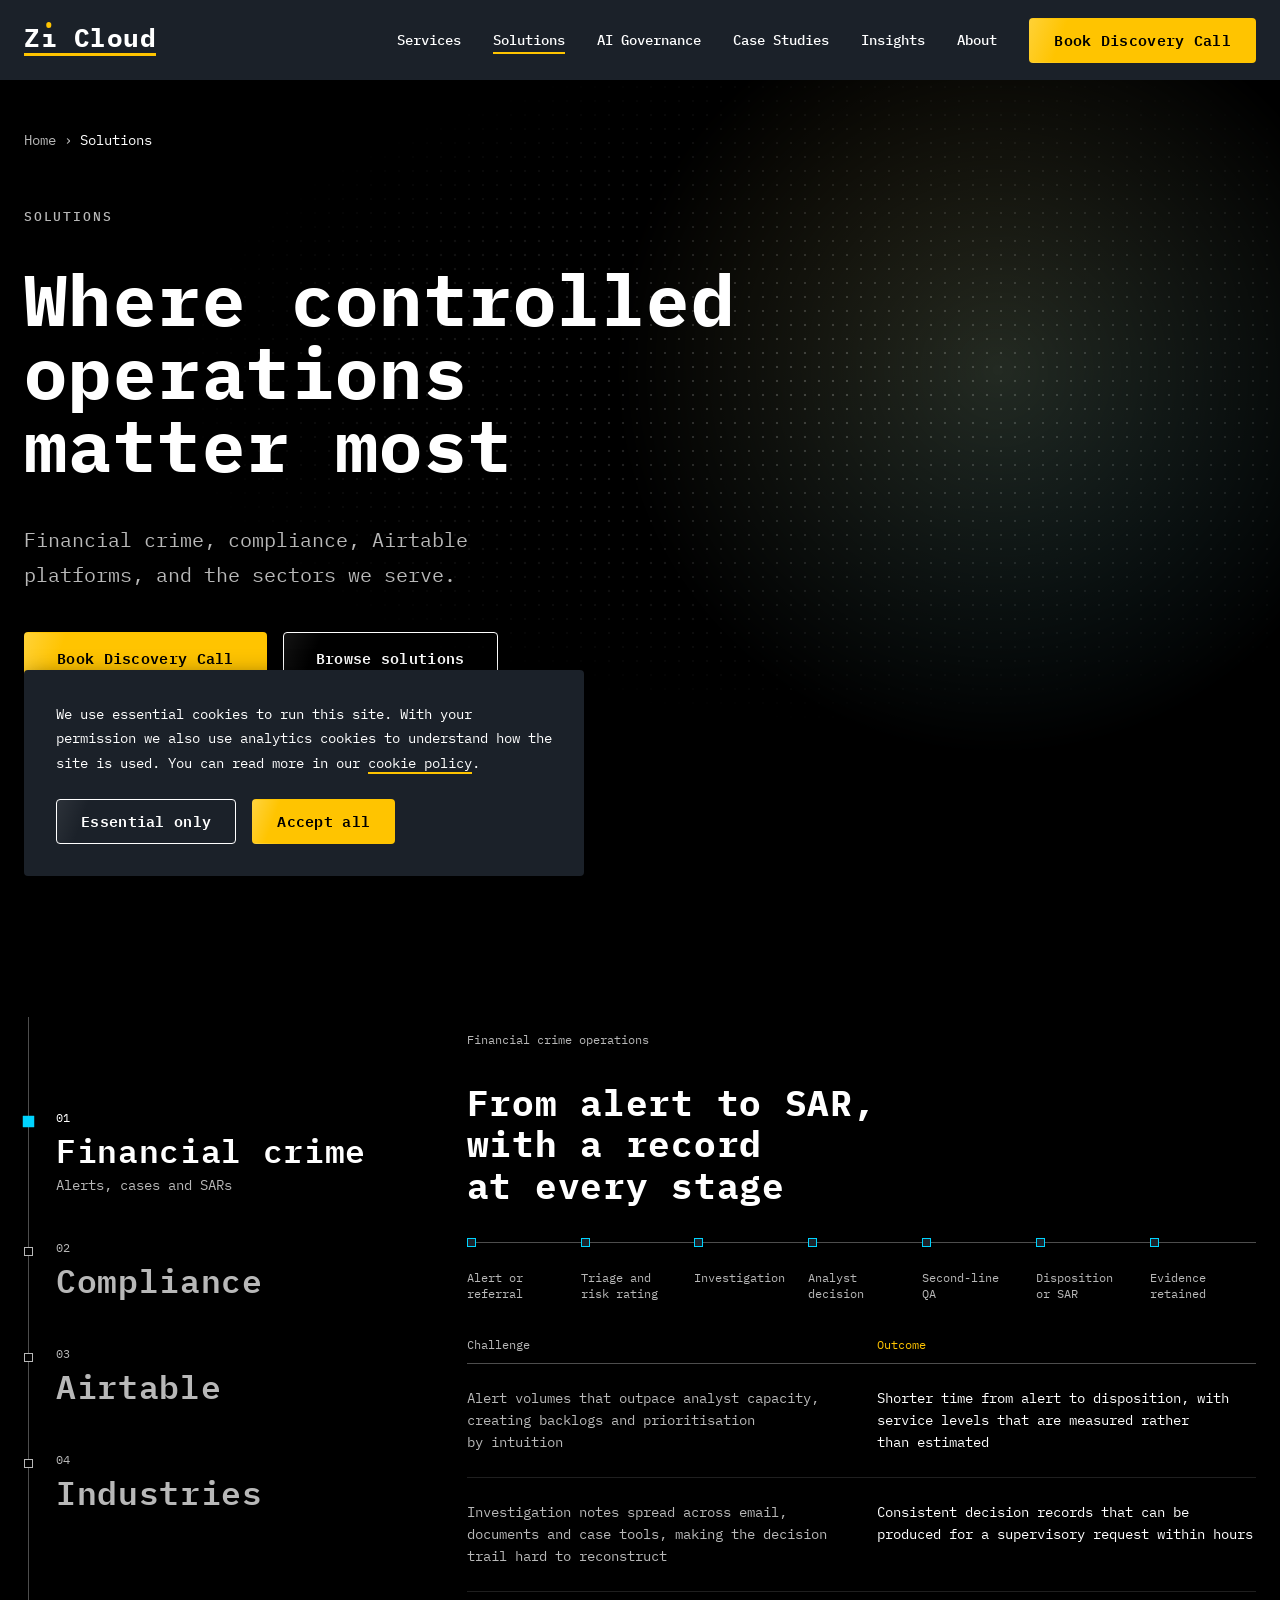
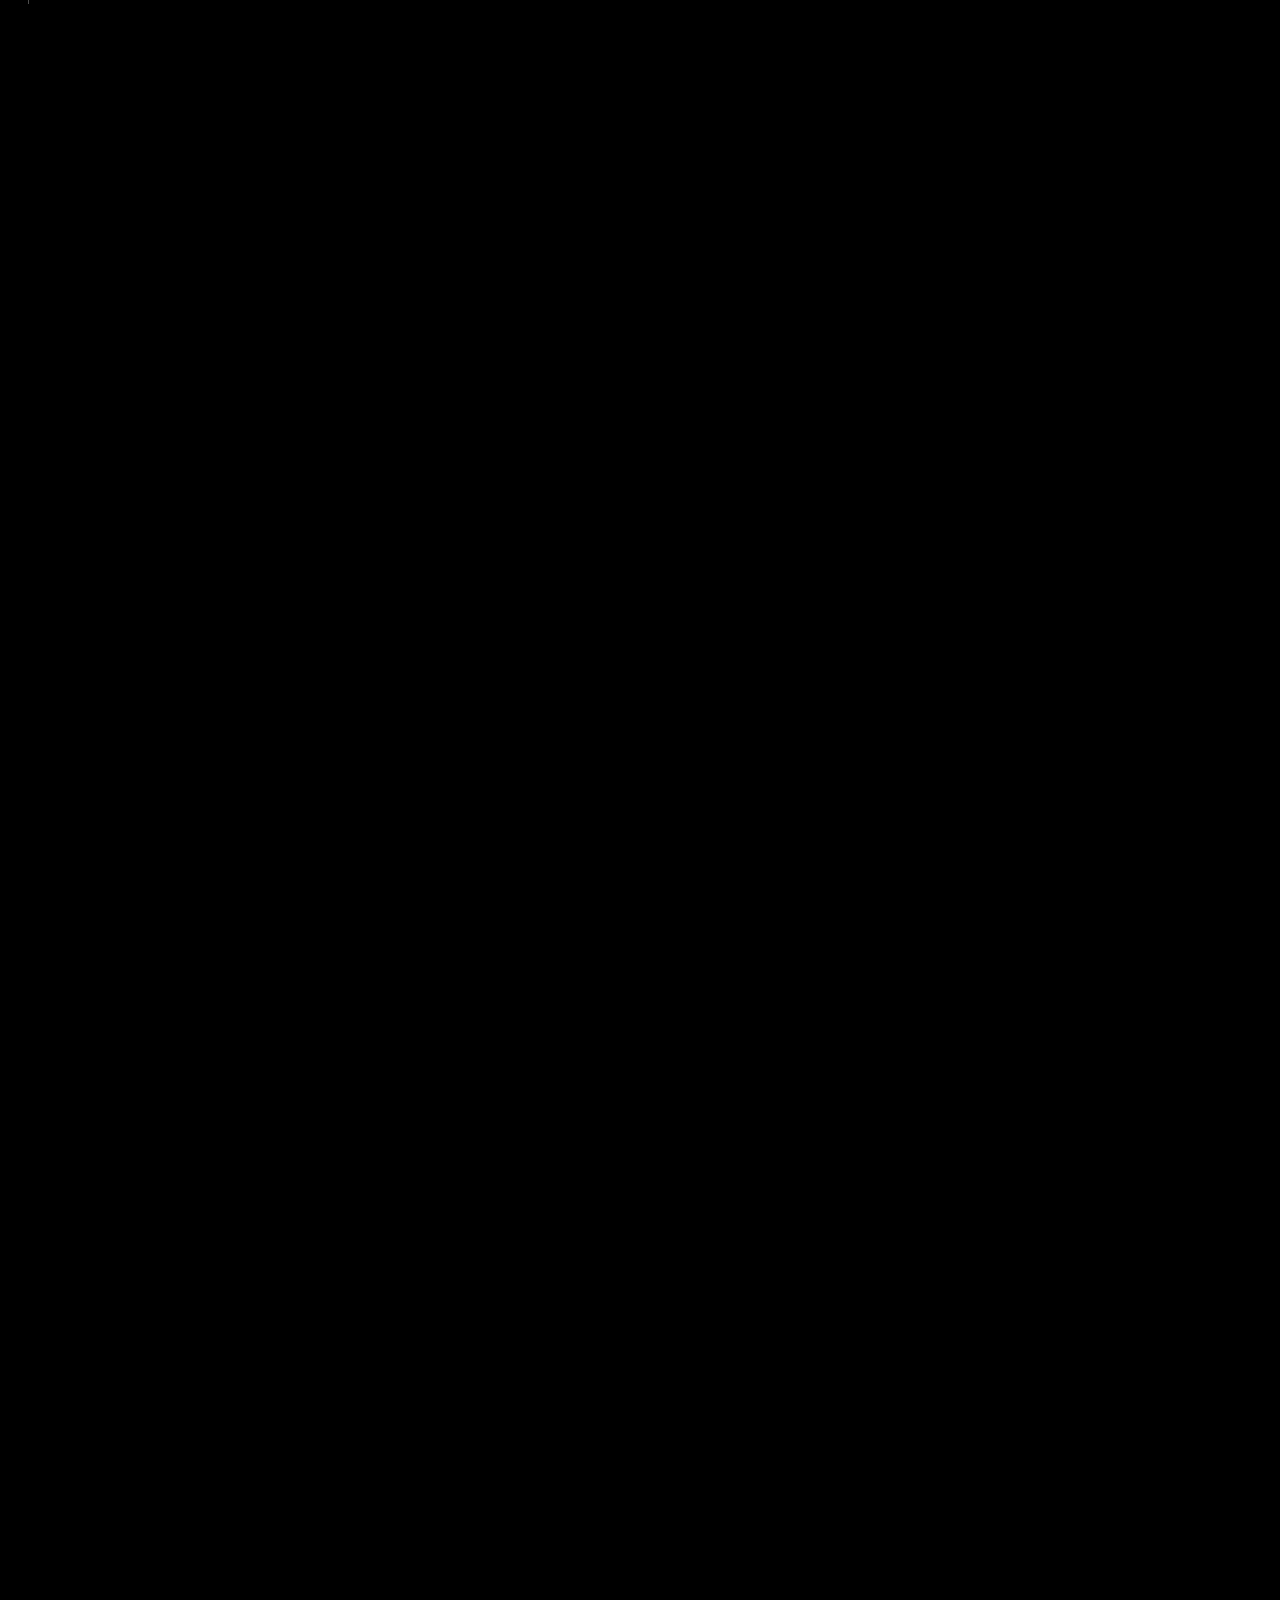
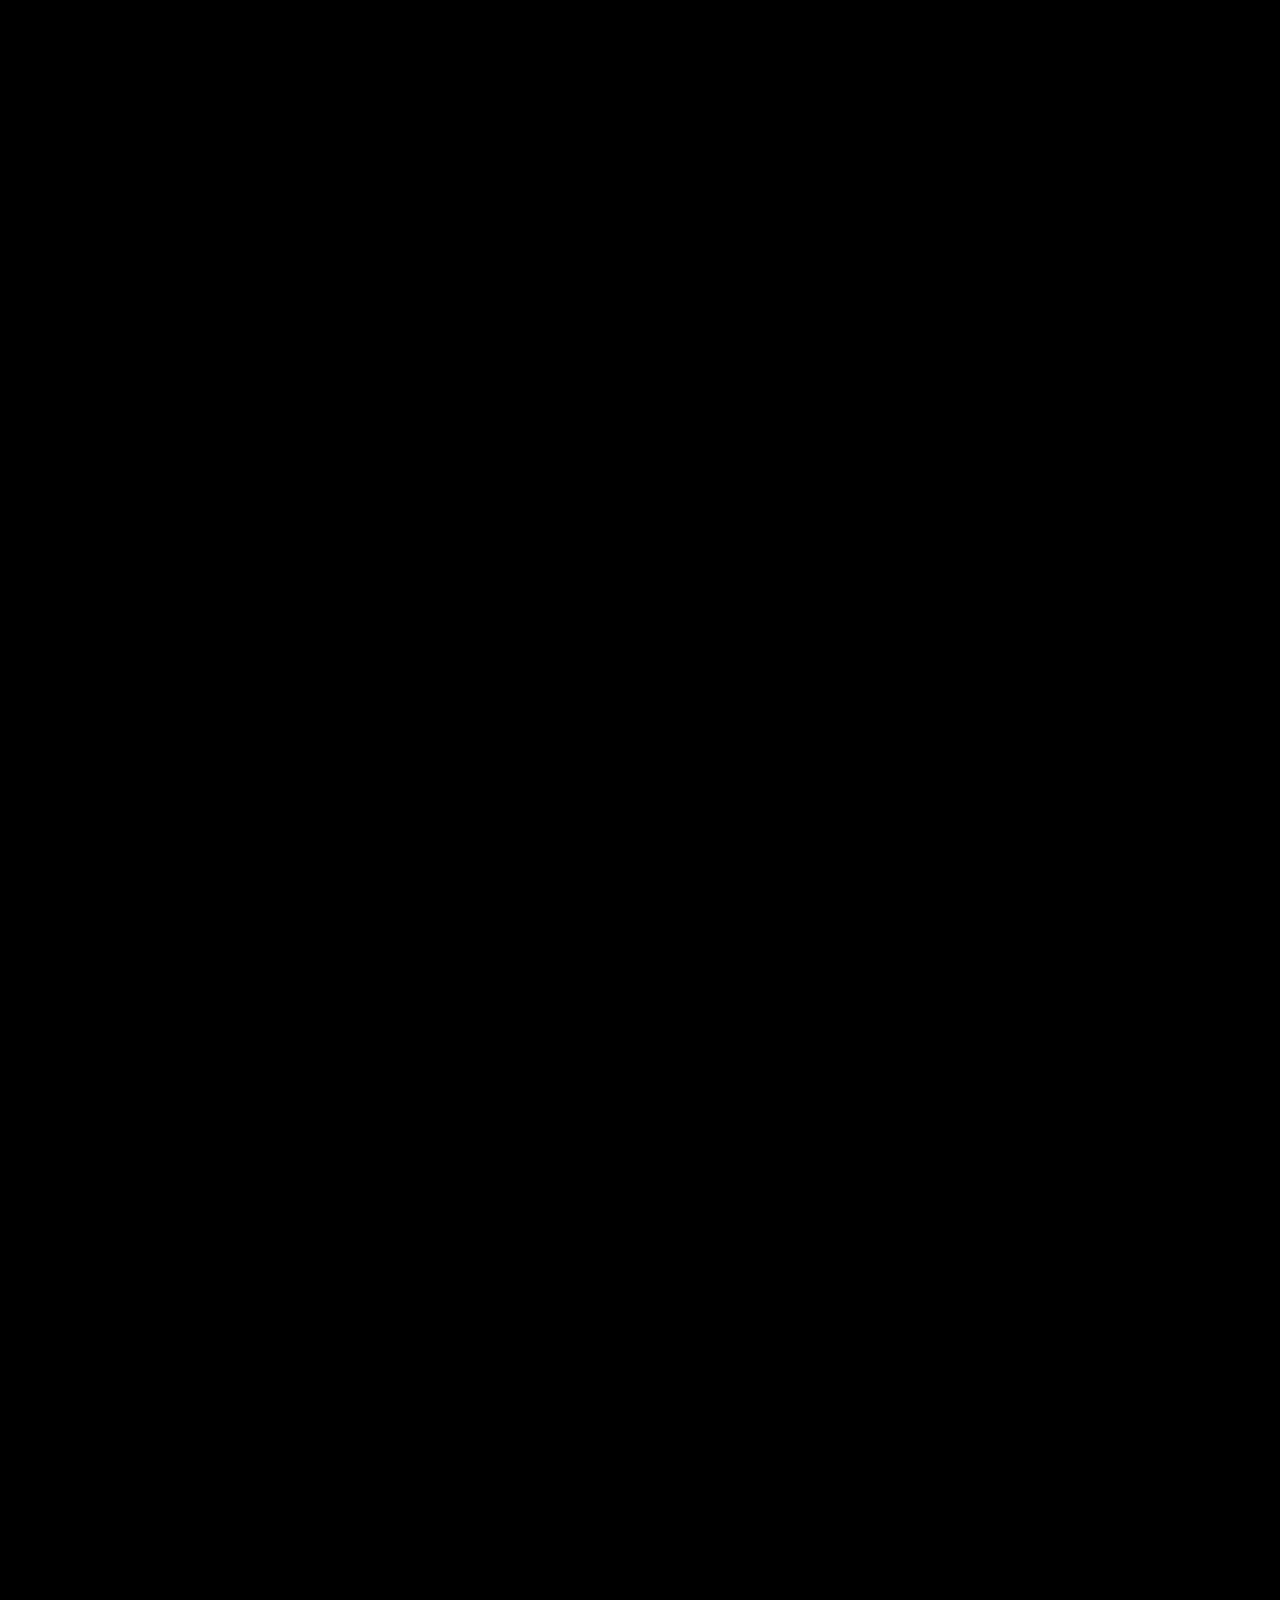
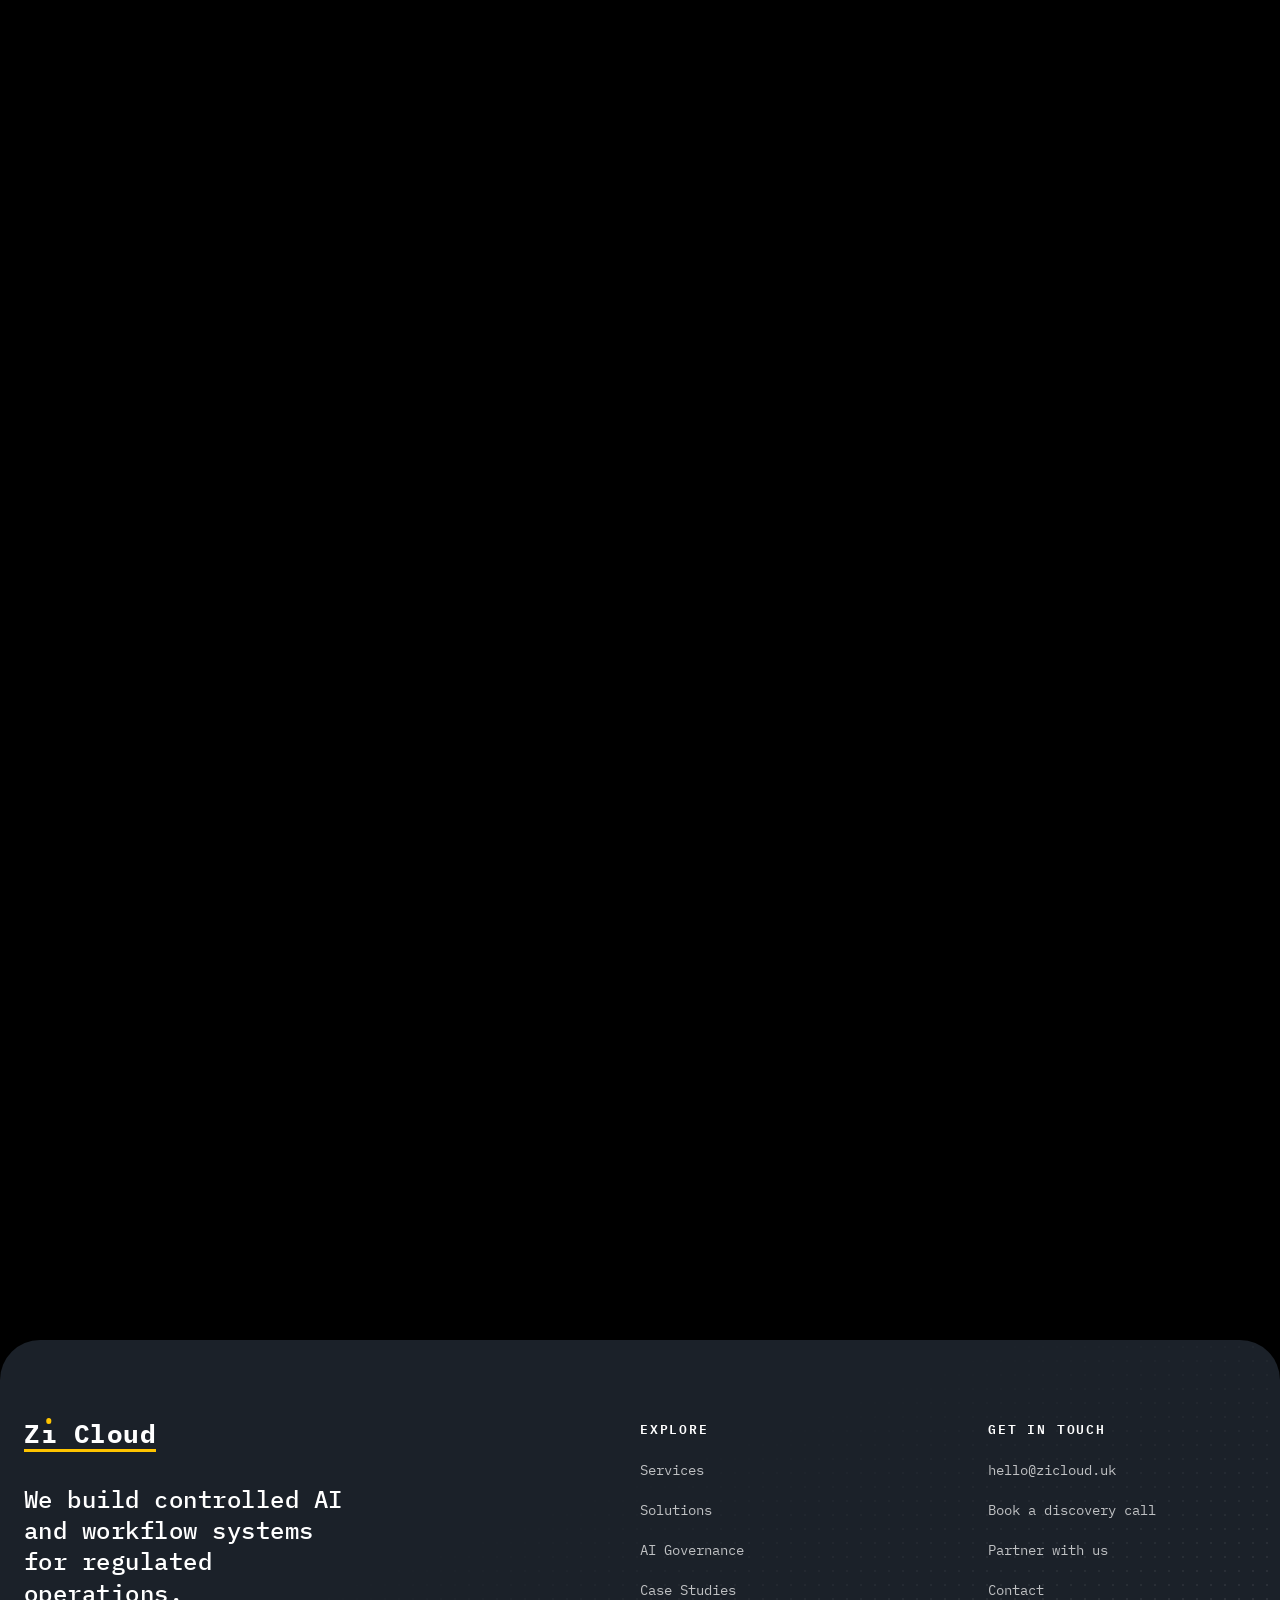
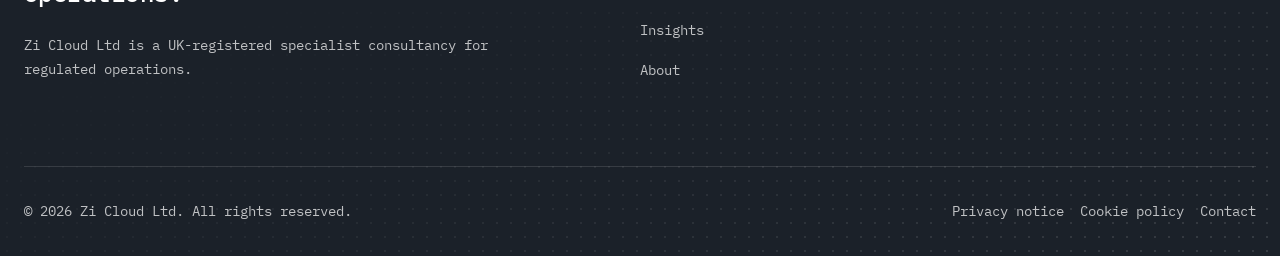
<file: z1-cloud/solutions/index.pre-flows.html>
<!doctype html>
<html lang="en-GB">
<head>
  <meta charset="utf-8">
  <meta name="viewport" content="width=device-width, initial-scale=1">
  <title>Solutions: Financial Crime, Compliance, Airtable and Industries | Zi Cloud Ltd</title>
  <meta name="description" content="Controlled workflow automation for AML, KYC, screening, investigations, compliance operations, Airtable platforms and regulated sectors.">
  <meta property="og:title" content="Solutions: Financial Crime, Compliance, Airtable and Industries | Zi Cloud Ltd">
  <meta property="og:description" content="Controlled workflow automation for AML, KYC, screening, investigations, compliance operations, Airtable platforms and regulated sectors.">
  <meta property="og:locale" content="en_GB">
  <meta property="og:type" content="website">

  <!-- Fonts: Clash Display (headings) + IBM Plex Mono (body) -->
  <link rel="preconnect" href="https://api.fontshare.com" crossorigin>
  <link rel="preconnect" href="https://fonts.googleapis.com">
  <link rel="preconnect" href="https://fonts.gstatic.com" crossorigin>
  <link rel="stylesheet" href="https://api.fontshare.com/v2/css?f[]=clash-display@400,500,600,700&display=swap">
  <link rel="stylesheet" href="https://fonts.googleapis.com/css2?family=IBM+Plex+Mono:wght@400;500;600;700&display=swap">

  <!-- Global styles, then page styles -->
  <link rel="stylesheet" href="../global-css/main.css">
  <link rel="stylesheet" href="solutions.css">

  <!-- Marks the page as JS-enabled before paint, so motion start states never flash -->
  <script>document.documentElement.classList.add('js')</script>
</head>
<body>
  <a class="skip-link" href="#main">Skip to content</a>
  <div class="scroll-progress" aria-hidden="true"></div>

  <header class="site-header">
    <div class="container site-header__inner">
      <a class="logo" href="../index.html" aria-label="Zi Cloud, home">
        <span class="logo__word" aria-hidden="true">Zi Cloud</span>
      </a>

      <button class="nav-toggle" type="button" aria-expanded="false" aria-controls="site-nav">Menu</button>

      <nav class="nav" id="site-nav" aria-label="Main">
        <ul class="nav__list" role="list">
          <li><a class="nav__link" href="../services/index.html">Services</a></li>
          <li><a class="nav__link" href="../solutions/index.html" aria-current="page">Solutions</a></li>
          <li><a class="nav__link" href="../ai-governance/index.html">AI Governance</a></li>
          <li><a class="nav__link" href="../case-studies/index.html">Case Studies</a></li>
          <li><a class="nav__link" href="../insights/index.html">Insights</a></li>
          <li><a class="nav__link" href="../about/index.html">About</a></li>
        </ul>
        <a class="btn btn--primary" href="../contact/index.html#discovery">Book Discovery Call</a>
      </nav>
    </div>
  </header>

  <main id="main">
    <section class="hero page-hero glow sol-hero" aria-labelledby="page-title" style="--gx:78%;--gy:40%;--gs:60vw">
      <div class="dot-field" aria-hidden="true"></div>
      <div class="container hero__inner hero-enter">
        <nav class="breadcrumb" aria-label="Breadcrumb"><ol><li><a href="../index.html">Home</a></li><li><span aria-current="page">Solutions</span></li></ol></nav>
        <p class="eyebrow">Solutions</p>
        <h1 class="page-hero__title" id="page-title">Where controlled operations matter most</h1>
        <p class="lead text-muted">Financial crime, compliance, Airtable platforms, and the sectors we serve.</p>
        <div class="cluster"><a class="btn btn--primary btn--lg" href="../contact/index.html#discovery">Book Discovery Call</a><a class="btn btn--outline btn--lg" href="#solutions-list">Browse solutions</a></div>
      </div>
    </section>

    <section class="section sol-section" id="solutions-list" aria-label="Solutions">
      <div class="container sol-layout">
        <aside class="sol-nav" aria-label="Solution areas"><span class="sol-nav__rail" aria-hidden="true"><i></i></span><ol role="list"><li><a class="sol-nav__link" href="#financial-crime" data-i="0"><span class="sol-nav__n">01</span><span class="sol-nav__t">Financial crime</span><span class="sol-nav__d">Alerts, cases and SARs</span></a></li><li><a class="sol-nav__link" href="#compliance" data-i="1"><span class="sol-nav__n">02</span><span class="sol-nav__t">Compliance</span><span class="sol-nav__d">Controls and evidence</span></a></li><li><a class="sol-nav__link" href="#airtable" data-i="2"><span class="sol-nav__n">03</span><span class="sol-nav__t">Airtable</span><span class="sol-nav__d">An operational control platform</span></a></li><li><a class="sol-nav__link" href="#industries" data-i="3"><span class="sol-nav__n">04</span><span class="sol-nav__t">Industries</span><span class="sol-nav__d">Six regulated sectors</span></a></li></ol></aside>
        <div class="sol-stages">
        <section class="sol-stage" id="financial-crime" aria-labelledby="financial-crime-t">
          <p class="sol-k">Financial crime operations</p>
          <h2 class="sol-h" id="financial-crime-t">From alert to SAR, with a record at every stage</h2>
          <ol class="path" style="--n:7" aria-label="Stages"><li style="--i:0"><span>Alert or referral</span></li><li style="--i:1"><span>Triage and risk rating</span></li><li style="--i:2"><span>Investigation</span></li><li style="--i:3"><span>Analyst decision</span></li><li style="--i:4"><span>Second-line QA</span></li><li style="--i:5"><span>Disposition or SAR</span></li><li style="--i:6"><span>Evidence retained</span></li></ol>
          <div class="pr"><p class="pr__head"><span>Challenge</span><span>Outcome</span></p><ul class="pr__list" role="list"><li><p class="pr__c">Alert volumes that outpace analyst capacity, creating backlogs and prioritisation by intuition</p><p class="pr__o">Shorter time from alert to disposition, with service levels that are measured rather than estimated</p></li><li><p class="pr__c">Investigation notes spread across email, documents and case tools, making the decision trail hard to reconstruct</p><p class="pr__o">Consistent decision records that can be produced for a supervisory request within hours</p></li></ul></div>
        </section>
        <section class="sol-stage" id="compliance" aria-labelledby="compliance-t">
          <p class="sol-k">Compliance operations</p>
          <h2 class="sol-h" id="compliance-t">Evidence as a by-product of operating the control</h2>
          <ol class="path" style="--n:7" aria-label="Stages"><li style="--i:0"><span>Obligation mapped</span></li><li style="--i:1"><span>Control designed</span></li><li style="--i:2"><span>Owner assigned</span></li><li style="--i:3"><span>Evidence captured</span></li><li style="--i:4"><span>Control tested</span></li><li style="--i:5"><span>Issues remediated</span></li><li style="--i:6"><span>Attestation recorded</span></li></ol>
          <div class="pr"><p class="pr__head"><span>Challenge</span><span>Outcome</span></p><ul class="pr__list" role="list"><li><p class="pr__c">Control libraries that drift from actual practice because nobody owns the link between them</p><p class="pr__o">A control inventory that second line can test and first line can operate without interpretation</p></li><li><p class="pr__c">Evidence held by individuals, making continuity dependent on who is available</p><p class="pr__o">Evidence requests answered from a single record, with reduced preparation time before reviews</p></li></ul></div>
        </section>
        <section class="sol-stage" id="airtable" aria-labelledby="airtable-t">
          <p class="sol-k">Airtable for regulated organisations</p>
          <h2 class="sol-h" id="airtable-t">Not a database. An operational control platform.</h2>
          <p class="sol-lead">Airtable is often described as a database, which undersells it and misleads buyers in regulated environments.</p>
          <ol class="layers" role="list" aria-label="Reference architecture, top to bottom"><li style="--i:0"><span>Experience</span></li><li style="--i:1"><span>Workflow and control</span></li><li style="--i:2"><span>Orchestration</span></li><li style="--i:3"><span>AI services</span></li><li style="--i:4"><span>Systems of record</span></li><li style="--i:5"><span>Audit and assurance</span></li></ol>
        </section>
        <section class="sol-stage" id="industries" aria-labelledby="industries-t">
          <p class="sol-k">Industries</p>
          <h2 class="sol-h" id="industries-t">Sector-specific controls, not one template</h2>
          <div class="ind-tabs" role="tablist" aria-label="Industries"><button type="button" class="ind-tab is-on" role="tab" id="tab-0" aria-controls="ind-0" aria-selected="true" tabindex="0">Financial Services</button><button type="button" class="ind-tab" role="tab" id="tab-1" aria-controls="ind-1" aria-selected="false" tabindex="-1">FinTech</button><button type="button" class="ind-tab" role="tab" id="tab-2" aria-controls="ind-2" aria-selected="false" tabindex="-1">Payments</button><button type="button" class="ind-tab" role="tab" id="tab-3" aria-controls="ind-3" aria-selected="false" tabindex="-1">Insurance</button><button type="button" class="ind-tab" role="tab" id="tab-4" aria-controls="ind-4" aria-selected="false" tabindex="-1">RegTech</button><button type="button" class="ind-tab" role="tab" id="tab-5" aria-controls="ind-5" aria-selected="false" tabindex="-1">Professional Services</button></div>
          <div class="ind-panels"><div class="ind is-active" id="ind-0" role="tabpanel" aria-labelledby="tab-0"><p class="sol-lead">Banks, building societies, wealth managers and asset managers facing growing operational and regulatory load.</p><ul class="ind__list" role="list"><li>Financial crime alert and case management</li><li>Client onboarding and periodic review</li><li>Complaints handling and root cause analysis</li></ul></div><div class="ind" id="ind-1" role="tabpanel" aria-labelledby="tab-1" hidden><p class="sol-lead">Scaling lenders, neobanks and digital platforms that must grow operations as fast as their customer base.</p><ul class="ind__list" role="list"><li>Onboarding and identity verification</li><li>Transaction monitoring alert handling</li><li>Customer support escalations with compliance impact</li></ul></div><div class="ind" id="ind-2" role="tabpanel" aria-labelledby="tab-2" hidden><p class="sol-lead">Payment institutions and merchant acquirers handling high volumes, tight timelines and intense financial crime scrutiny.</p><ul class="ind__list" role="list"><li>Merchant onboarding and enhanced due diligence</li><li>Dispute and chargeback case management</li><li>Sanctions alert disposition</li></ul></div><div class="ind" id="ind-3" role="tabpanel" aria-labelledby="tab-3" hidden><p class="sol-lead">Insurers and intermediaries with complex claims, distribution oversight and growing fraud and conduct obligations.</p><ul class="ind__list" role="list"><li>Claims triage and referral</li><li>Intermediary monitoring and remediation</li><li>Fraud investigation case management</li></ul></div><div class="ind" id="ind-4" role="tabpanel" aria-labelledby="tab-4" hidden><p class="sol-lead">Technology providers whose products must themselves operate to the controls they help clients meet.</p><ul class="ind__list" role="list"><li>Client implementation and change control</li><li>Support escalation with data access governance</li><li>Internal control testing for product claims</li></ul></div><div class="ind" id="ind-5" role="tabpanel" aria-labelledby="tab-5" hidden><p class="sol-lead">Law, accounting and advisory firms with client acceptance, conflicts and anti-money laundering obligations.</p><ul class="ind__list" role="list"><li>Client and matter acceptance</li><li>Conflict clearance</li><li>Periodic AML review and training records</li></ul></div></div>
        </section>
        </div>
      </div>
    </section>
  </main>

  <footer class="site-footer">
    <div class="container">
      <div class="site-footer__grid">
        <div class="site-footer__about">
          <a class="logo" href="../index.html" aria-label="Zi Cloud, home"><span class="logo__word" aria-hidden="true">Zi Cloud</span></a>
          <p class="site-footer__line">We build controlled AI and workflow systems for regulated operations.</p>
          <p>Zi Cloud Ltd is a UK-registered specialist consultancy for regulated operations.</p>
        </div>

        <nav aria-label="Footer">
          <h4>Explore</h4>
          <ul class="site-footer__list" role="list">
            <li><a href="../services/index.html">Services</a></li>
            <li><a href="../solutions/index.html">Solutions</a></li>
            <li><a href="../ai-governance/index.html">AI Governance</a></li>
            <li><a href="../case-studies/index.html">Case Studies</a></li>
            <li><a href="../insights/index.html">Insights</a></li>
            <li><a href="../about/index.html">About</a></li>
          </ul>
        </nav>

        <div>
          <h4>Get in touch</h4>
          <ul class="site-footer__list" role="list">
            <li><a href="mailto:hello@zicloud.uk">hello@zicloud.uk</a></li>
            <li><a href="../contact/index.html#discovery">Book a discovery call</a></li>
            <li><a href="../contact/index.html#partner">Partner with us</a></li>
            <li><a href="../contact/index.html">Contact</a></li>
          </ul>
        </div>
      </div>

      <div class="site-footer__legal">
        <p>© 2026 Zi Cloud Ltd. All rights reserved.</p>
        <p class="cluster"><a href="../privacy/index.html">Privacy notice</a> <a href="../cookies/index.html">Cookie policy</a> <a href="../contact/index.html">Contact</a></p>
      </div>
    </div>
  </footer>

  <div class="cookie-banner" role="region" aria-label="Cookie consent" hidden>
    <p>We use essential cookies to run this site. With your permission we also use analytics cookies to understand how the site is used. You can read more in our <a class="text-link" href="../cookies/index.html">cookie policy</a>.</p>
    <div class="cluster">
      <button class="btn btn--outline" type="button" data-cookie="essential">Essential only</button>
      <button class="btn btn--primary" type="button" data-cookie="all">Accept all</button>
    </div>
  </div>

  <script src="../js/main.js" defer></script>
  <script src="../js/inner.js" defer></script>
  <script src="../js/solutions-stage.js" defer></script>
</body>
</html>
</file>
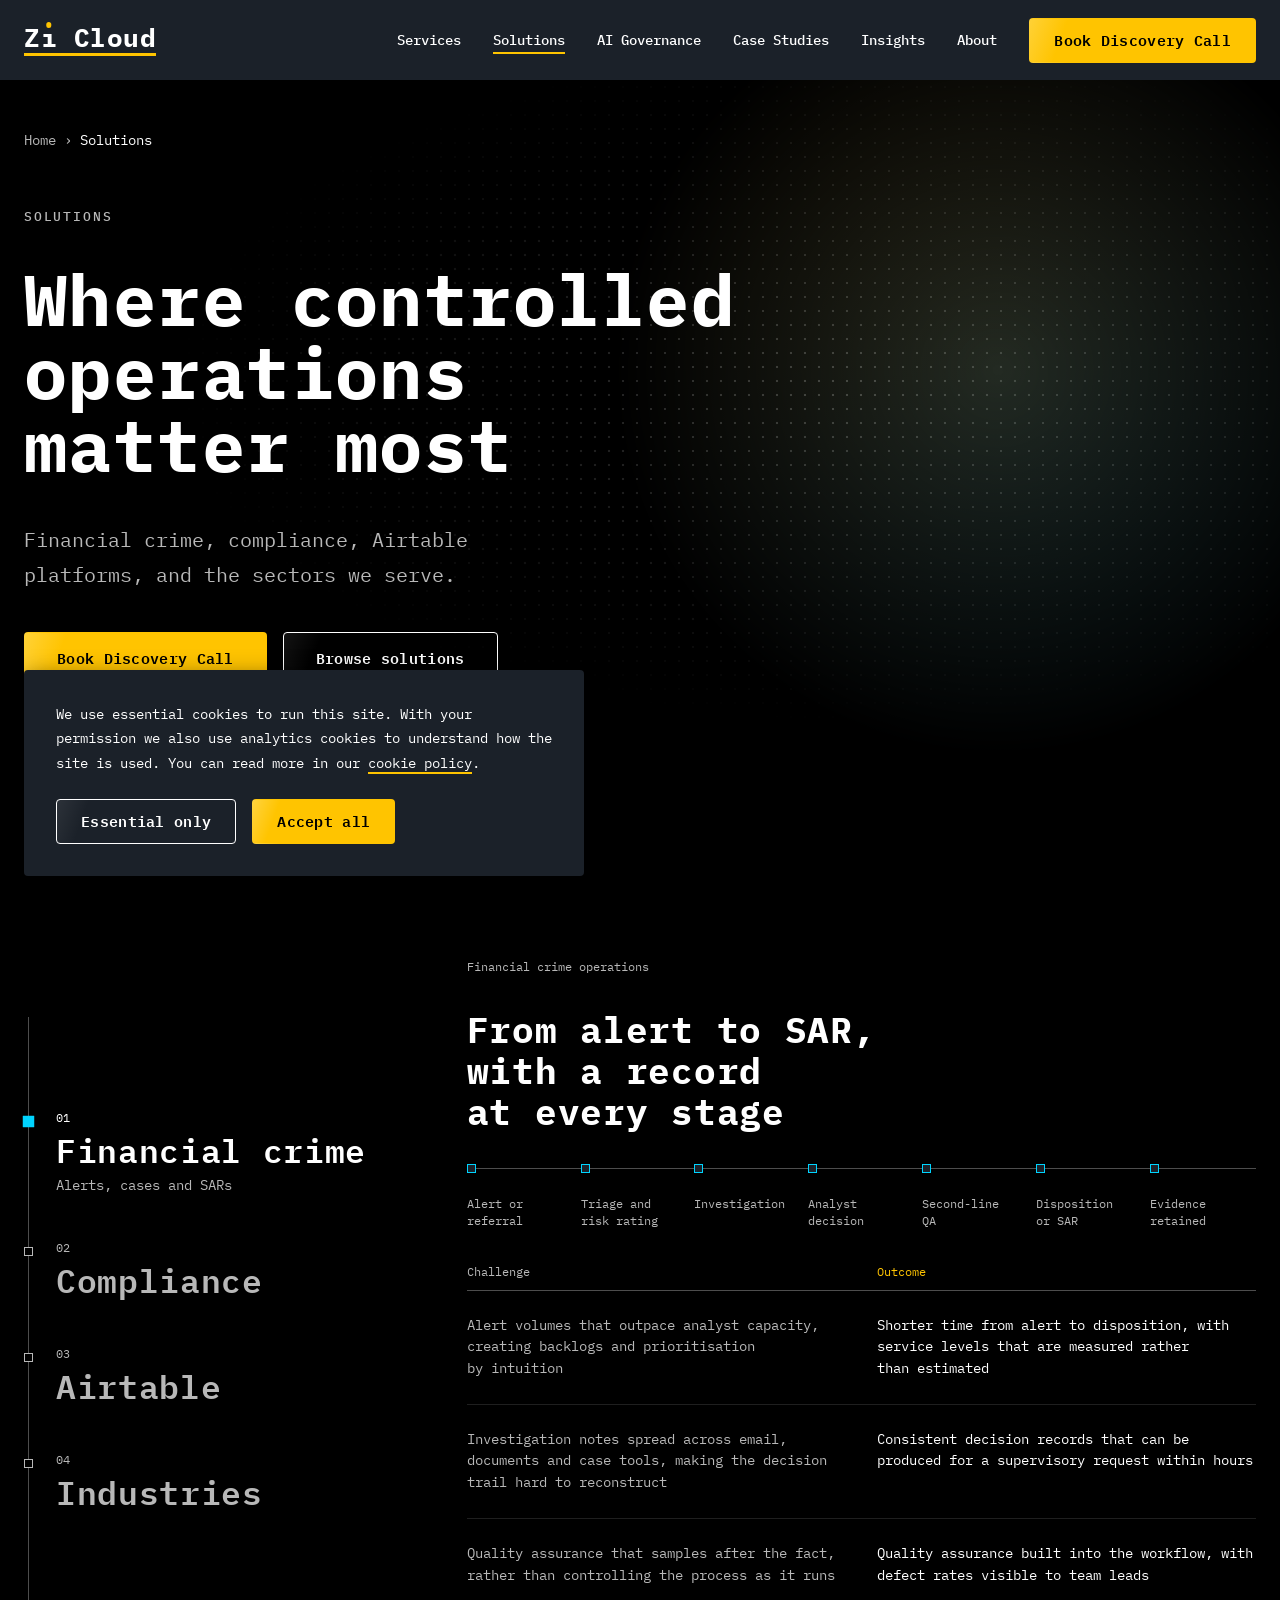
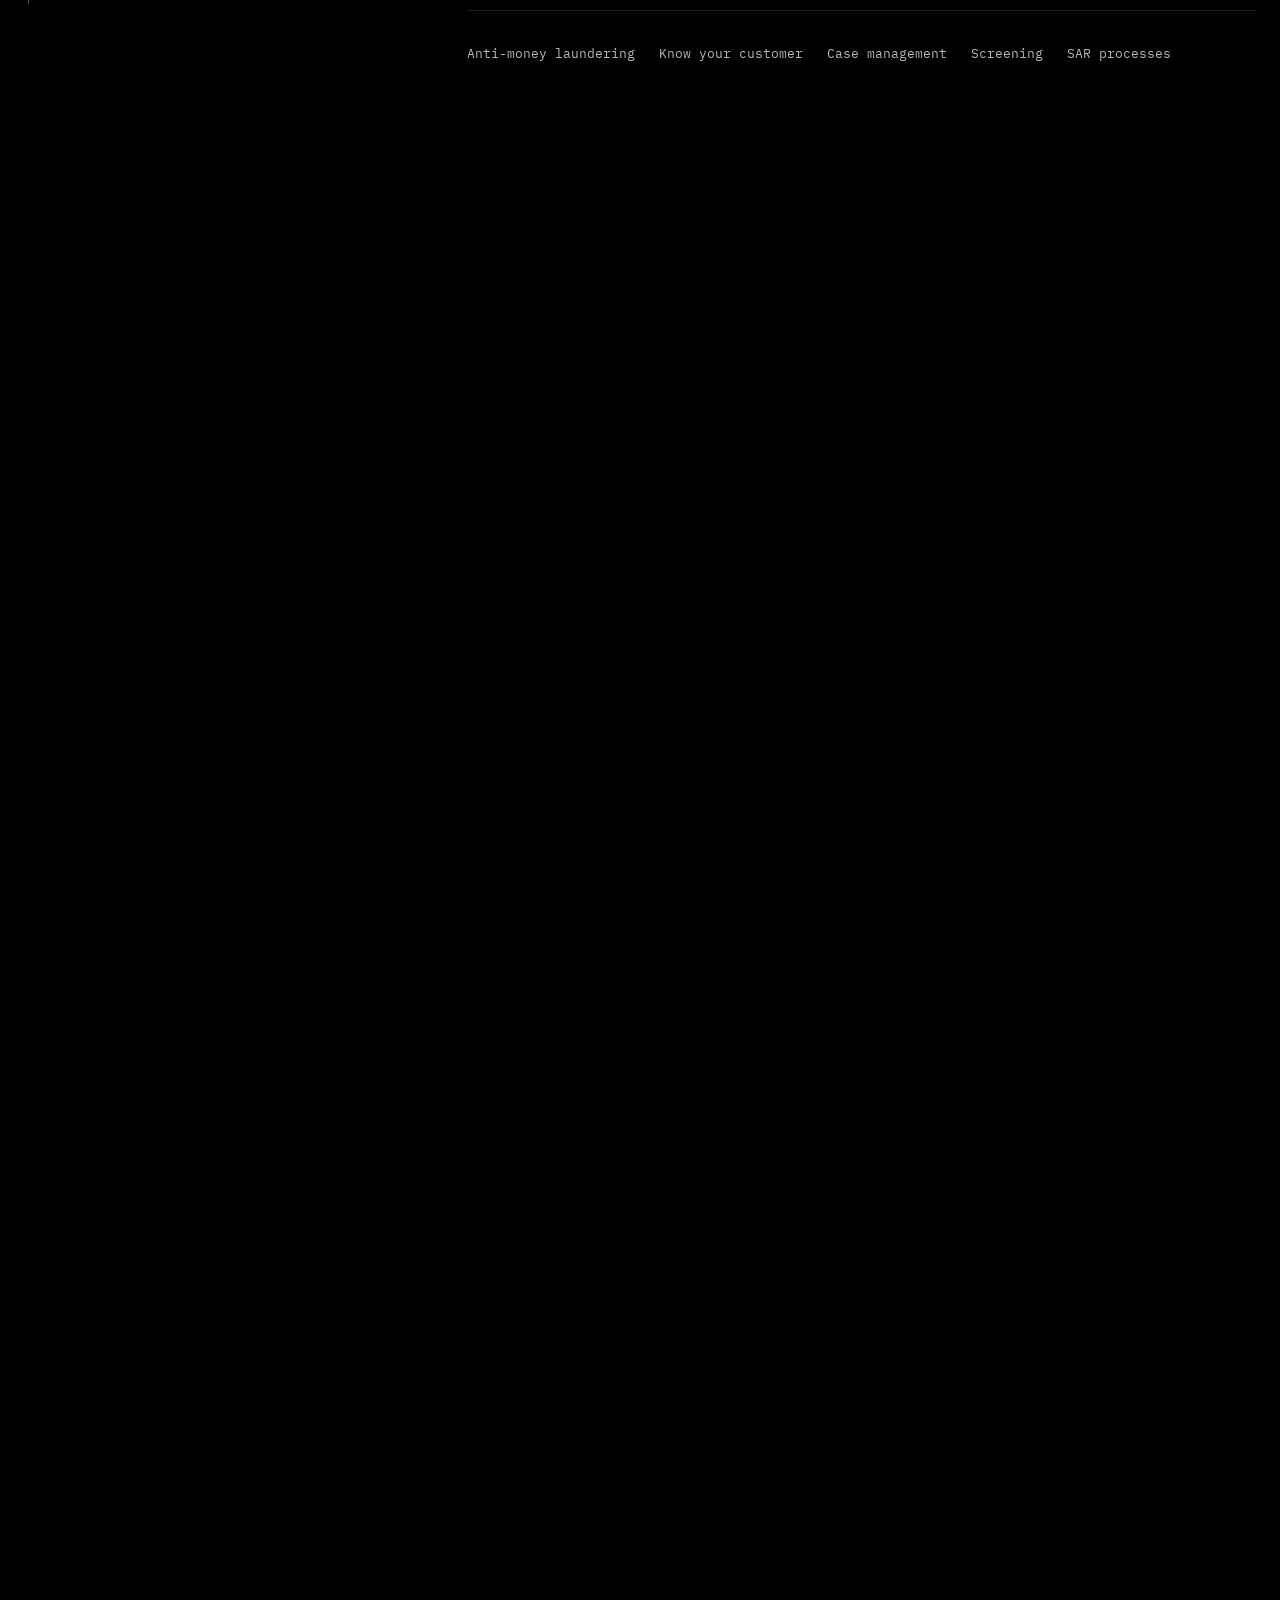
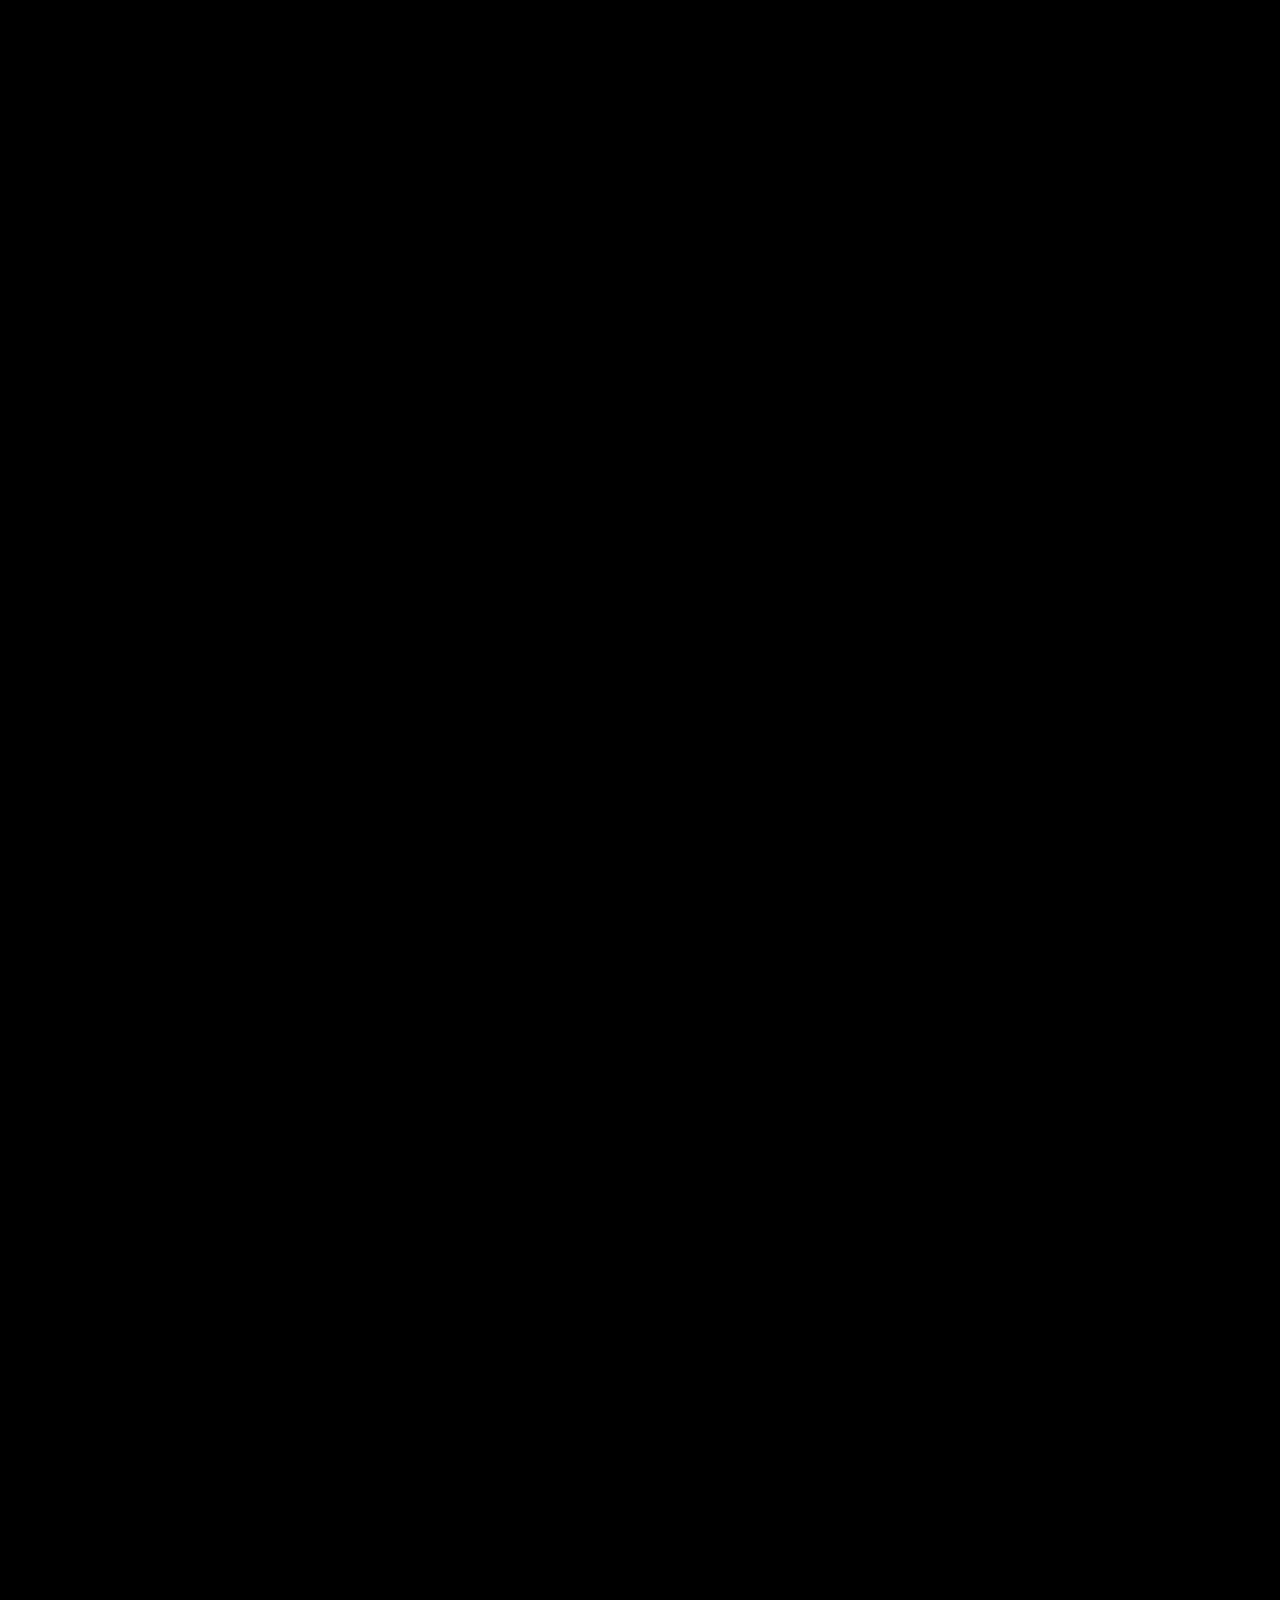
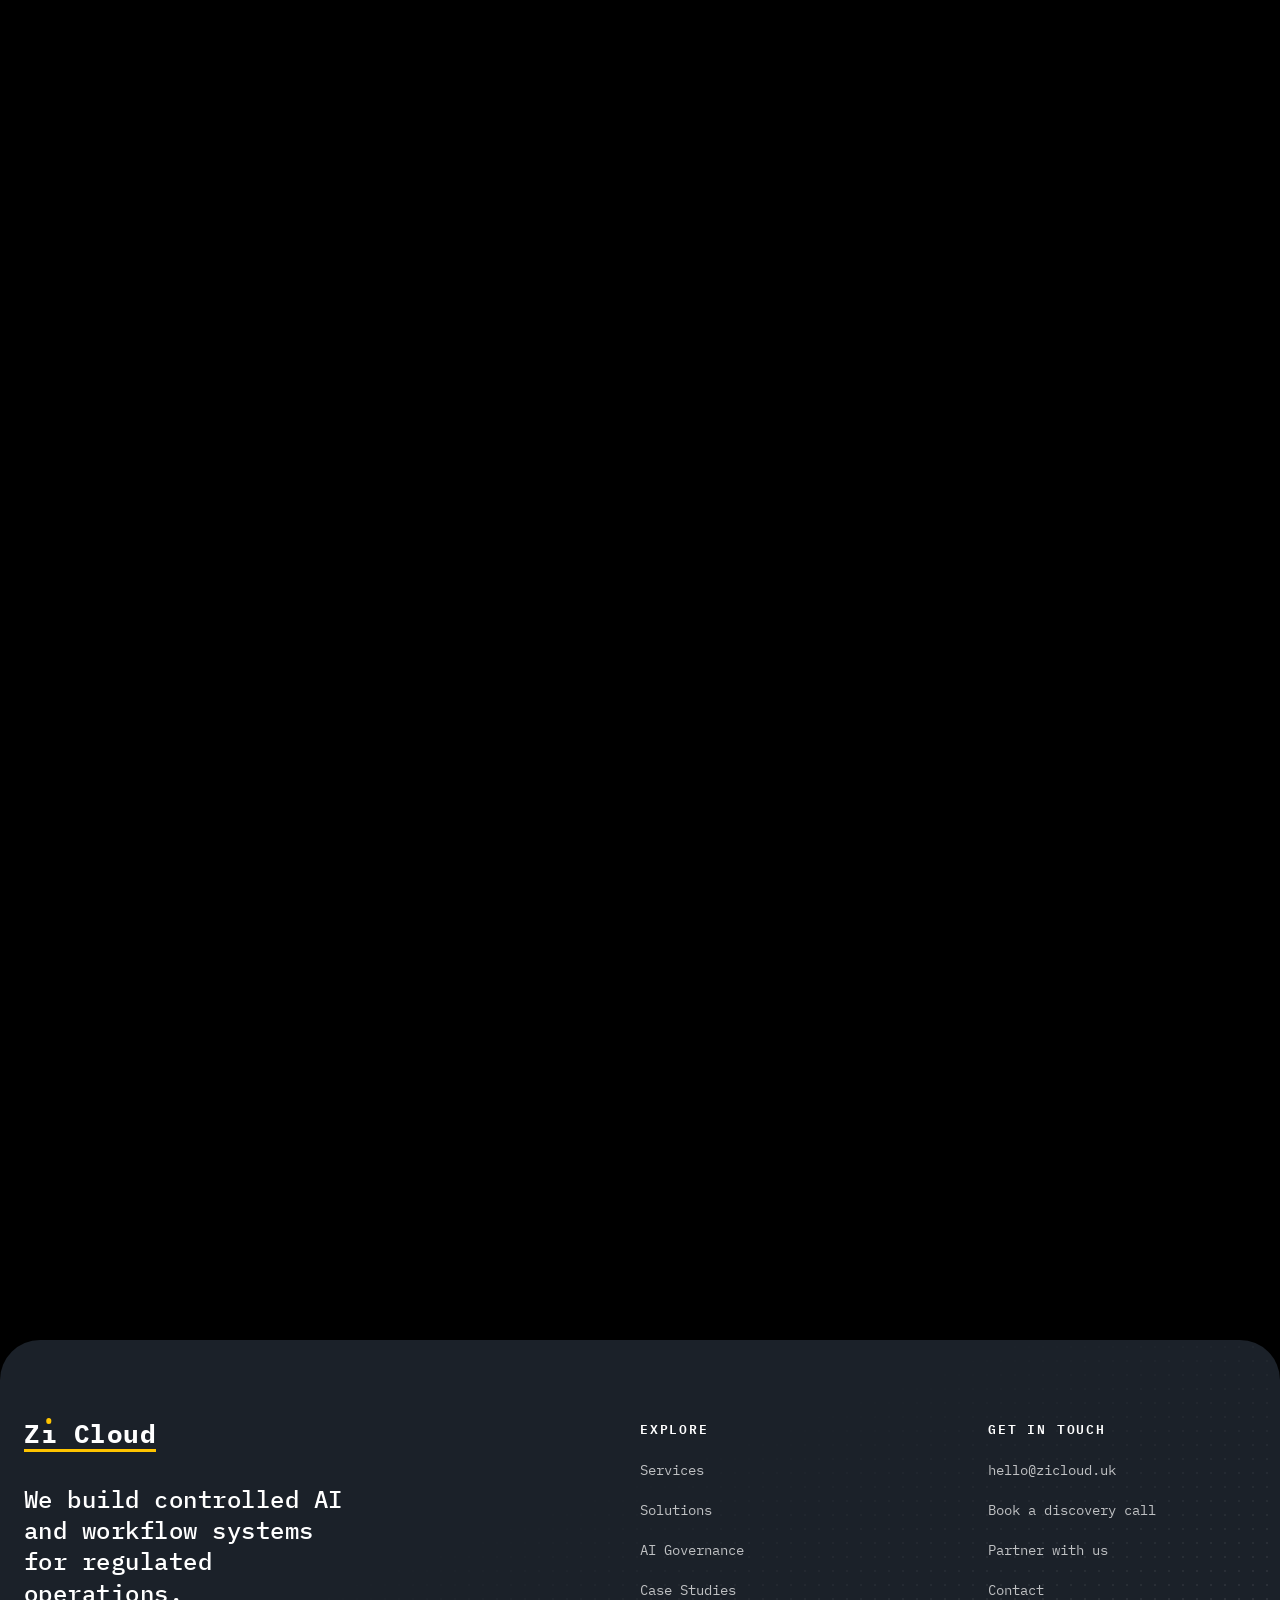
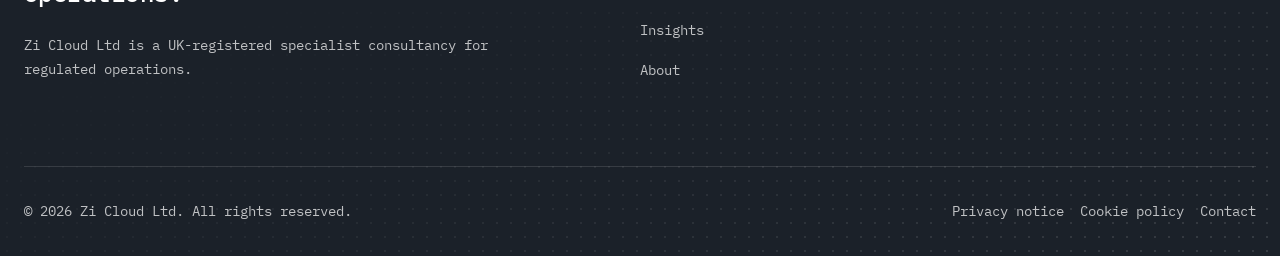
<file: z1-cloud/solutions/index.pre-lean.html>
<!doctype html>
<html lang="en-GB">
<head>
  <meta charset="utf-8">
  <meta name="viewport" content="width=device-width, initial-scale=1">
  <title>Solutions: Financial Crime, Compliance, Airtable and Industries | Zi Cloud Ltd</title>
  <meta name="description" content="Controlled workflow automation for AML, KYC, screening, investigations, compliance operations, Airtable platforms and regulated sectors.">
  <meta property="og:title" content="Solutions: Financial Crime, Compliance, Airtable and Industries | Zi Cloud Ltd">
  <meta property="og:description" content="Controlled workflow automation for AML, KYC, screening, investigations, compliance operations, Airtable platforms and regulated sectors.">
  <meta property="og:locale" content="en_GB">
  <meta property="og:type" content="website">

  <!-- Fonts: Clash Display (headings) + IBM Plex Mono (body) -->
  <link rel="preconnect" href="https://api.fontshare.com" crossorigin>
  <link rel="preconnect" href="https://fonts.googleapis.com">
  <link rel="preconnect" href="https://fonts.gstatic.com" crossorigin>
  <link rel="stylesheet" href="https://api.fontshare.com/v2/css?f[]=clash-display@400,500,600,700&display=swap">
  <link rel="stylesheet" href="https://fonts.googleapis.com/css2?family=IBM+Plex+Mono:wght@400;500;600;700&display=swap">

  <!-- Global styles, then page styles -->
  <link rel="stylesheet" href="../global-css/main.css">
  <link rel="stylesheet" href="solutions.css">

  <!-- Marks the page as JS-enabled before paint, so motion start states never flash -->
  <script>document.documentElement.classList.add('js')</script>
</head>
<body>
  <a class="skip-link" href="#main">Skip to content</a>
  <div class="scroll-progress" aria-hidden="true"></div>

  <header class="site-header">
    <div class="container site-header__inner">
      <a class="logo" href="../index.html" aria-label="Zi Cloud, home">
        <span class="logo__word" aria-hidden="true">Zi Cloud</span>
      </a>

      <button class="nav-toggle" type="button" aria-expanded="false" aria-controls="site-nav">Menu</button>

      <nav class="nav" id="site-nav" aria-label="Main">
        <ul class="nav__list" role="list">
          <li><a class="nav__link" href="../services/index.html">Services</a></li>
          <li><a class="nav__link" href="../solutions/index.html" aria-current="page">Solutions</a></li>
          <li><a class="nav__link" href="../ai-governance/index.html">AI Governance</a></li>
          <li><a class="nav__link" href="../case-studies/index.html">Case Studies</a></li>
          <li><a class="nav__link" href="../insights/index.html">Insights</a></li>
          <li><a class="nav__link" href="../about/index.html">About</a></li>
        </ul>
        <a class="btn btn--primary" href="../contact/index.html#discovery">Book Discovery Call</a>
      </nav>
    </div>
  </header>

  <main id="main">
    <section class="hero page-hero glow sol-hero" aria-labelledby="page-title" style="--gx:78%;--gy:40%;--gs:60vw">
      <div class="dot-field" aria-hidden="true"></div>
      <div class="container hero__inner hero-enter">
        <nav class="breadcrumb" aria-label="Breadcrumb"><ol><li><a href="../index.html">Home</a></li><li><span aria-current="page">Solutions</span></li></ol></nav>
        <p class="eyebrow">Solutions</p>
        <h1 class="page-hero__title" id="page-title">Where controlled operations matter most</h1>
        <p class="lead text-muted">Financial crime, compliance, Airtable platforms, and the sectors we serve.</p>
        <div class="cluster"><a class="btn btn--primary btn--lg" href="../contact/index.html#discovery">Book Discovery Call</a><a class="btn btn--outline btn--lg" href="#solutions-list">Browse solutions</a></div>
      </div>
    </section>

    <section class="section sol-section" id="solutions-list" aria-label="Solutions">
      <div class="container sol-layout">
        <aside class="sol-nav" aria-label="Solution areas"><span class="sol-nav__rail" aria-hidden="true"><i></i></span><ol role="list"><li><a class="sol-nav__link" href="#financial-crime" data-i="0"><span class="sol-nav__n">01</span><span class="sol-nav__t">Financial crime</span><span class="sol-nav__d">Alerts, cases and SARs</span></a></li><li><a class="sol-nav__link" href="#compliance" data-i="1"><span class="sol-nav__n">02</span><span class="sol-nav__t">Compliance</span><span class="sol-nav__d">Controls and evidence</span></a></li><li><a class="sol-nav__link" href="#airtable" data-i="2"><span class="sol-nav__n">03</span><span class="sol-nav__t">Airtable</span><span class="sol-nav__d">An operational control platform</span></a></li><li><a class="sol-nav__link" href="#industries" data-i="3"><span class="sol-nav__n">04</span><span class="sol-nav__t">Industries</span><span class="sol-nav__d">Six regulated sectors</span></a></li></ol></aside>
        <div class="sol-stages">
        <section class="sol-stage" id="financial-crime" aria-labelledby="financial-crime-t">
          <p class="sol-k">Financial crime operations</p>
          <h2 class="sol-h" id="financial-crime-t">From alert to SAR, with a record at every stage</h2>
          <ol class="path" style="--n:7" aria-label="Stages"><li style="--i:0"><span>Alert or referral</span></li><li style="--i:1"><span>Triage and risk rating</span></li><li style="--i:2"><span>Investigation</span></li><li style="--i:3"><span>Analyst decision</span></li><li style="--i:4"><span>Second-line QA</span></li><li style="--i:5"><span>Disposition or SAR</span></li><li style="--i:6"><span>Evidence retained</span></li></ol>
          <div class="pr"><p class="pr__head"><span>Challenge</span><span>Outcome</span></p><ul class="pr__list" role="list"><li><p class="pr__c">Alert volumes that outpace analyst capacity, creating backlogs and prioritisation by intuition</p><p class="pr__o">Shorter time from alert to disposition, with service levels that are measured rather than estimated</p></li><li><p class="pr__c">Investigation notes spread across email, documents and case tools, making the decision trail hard to reconstruct</p><p class="pr__o">Consistent decision records that can be produced for a supervisory request within hours</p></li><li><p class="pr__c">Quality assurance that samples after the fact, rather than controlling the process as it runs</p><p class="pr__o">Quality assurance built into the workflow, with defect rates visible to team leads</p></li></ul></div>
          <ul class="sol-caps" role="list" aria-label="Capabilities"><li>Anti-money laundering</li><li>Know your customer</li><li>Case management</li><li>Screening</li><li>SAR processes</li></ul>
        </section>
        <section class="sol-stage" id="compliance" aria-labelledby="compliance-t">
          <p class="sol-k">Compliance operations</p>
          <h2 class="sol-h" id="compliance-t">Evidence as a by-product of operating the control</h2>
          <ol class="path" style="--n:7" aria-label="Stages"><li style="--i:0"><span>Obligation mapped</span></li><li style="--i:1"><span>Control designed</span></li><li style="--i:2"><span>Owner assigned</span></li><li style="--i:3"><span>Evidence captured</span></li><li style="--i:4"><span>Control tested</span></li><li style="--i:5"><span>Issues remediated</span></li><li style="--i:6"><span>Attestation recorded</span></li></ol>
          <div class="pr"><p class="pr__head"><span>Challenge</span><span>Outcome</span></p><ul class="pr__list" role="list"><li><p class="pr__c">Control libraries that drift from actual practice because nobody owns the link between them</p><p class="pr__o">A control inventory that second line can test and first line can operate without interpretation</p></li><li><p class="pr__c">Evidence held by individuals, making continuity dependent on who is available</p><p class="pr__o">Evidence requests answered from a single record, with reduced preparation time before reviews</p></li><li><p class="pr__c">Issues tracked in multiple trackers, with ageing and root cause invisible to committees</p><p class="pr__o">Issue ageing and root cause visible to governance forums in a consistent format</p></li></ul></div>
          <ul class="sol-caps" role="list" aria-label="Capabilities"><li>Controls</li><li>Regulatory evidence</li><li>Audit readiness</li><li>Policy management</li><li>Assurance workflows</li></ul>
        </section>
        <section class="sol-stage" id="airtable" aria-labelledby="airtable-t">
          <p class="sol-k">Airtable for regulated organisations</p>
          <h2 class="sol-h" id="airtable-t">Not a database. An operational control platform.</h2>
          <p class="sol-lead">Airtable is often described as a database, which undersells it and misleads buyers in regulated environments.</p>
          <ol class="layers" role="list" aria-label="Reference architecture, top to bottom"><li style="--i:0"><span>Experience</span></li><li style="--i:1"><span>Workflow and control</span></li><li style="--i:2"><span>Orchestration</span></li><li style="--i:3"><span>AI services</span></li><li style="--i:4"><span>Systems of record</span></li><li style="--i:5"><span>Audit and assurance</span></li></ol>
          <div class="notuse2"><p class="pr__head"><span>Where it should not be used</span></p><ul role="list"><li>As the system of record for transactions, balances or regulatory data that other systems must treat as authoritative</li><li>For high-volume, low-latency processing that belongs in an engine designed for throughput</li></ul></div>
        </section>
        <section class="sol-stage" id="industries" aria-labelledby="industries-t">
          <p class="sol-k">Industries</p>
          <h2 class="sol-h" id="industries-t">Sector-specific controls, not one template</h2>
          <div class="ind-tabs" role="tablist" aria-label="Industries"><button type="button" class="ind-tab is-on" role="tab" id="tab-0" aria-controls="ind-0" aria-selected="true" tabindex="0">Financial Services</button><button type="button" class="ind-tab" role="tab" id="tab-1" aria-controls="ind-1" aria-selected="false" tabindex="-1">FinTech</button><button type="button" class="ind-tab" role="tab" id="tab-2" aria-controls="ind-2" aria-selected="false" tabindex="-1">Payments</button><button type="button" class="ind-tab" role="tab" id="tab-3" aria-controls="ind-3" aria-selected="false" tabindex="-1">Insurance</button><button type="button" class="ind-tab" role="tab" id="tab-4" aria-controls="ind-4" aria-selected="false" tabindex="-1">RegTech</button><button type="button" class="ind-tab" role="tab" id="tab-5" aria-controls="ind-5" aria-selected="false" tabindex="-1">Professional Services</button></div>
          <div class="ind-panels"><div class="ind is-active" id="ind-0" role="tabpanel" aria-labelledby="tab-0"><p class="sol-lead">Banks, building societies, wealth managers and asset managers facing growing operational and regulatory load.</p><div class="ind__cols"><div><p class="pr__head"><span>Challenges</span></p><ul class="ind__list" role="list"><li>Legacy processes spanning multiple business lines</li><li>Regulatory change arriving faster than operations can absorb it</li><li>Quality and evidence gaps exposed in supervisory reviews</li></ul></div><div><p class="pr__head"><span>Workflows</span></p><ul class="ind__list" role="list"><li>Financial crime alert and case management</li><li>Client onboarding and periodic review</li><li>Complaints handling and root cause analysis</li></ul></div></div></div><div class="ind" id="ind-1" role="tabpanel" aria-labelledby="tab-1" hidden><p class="sol-lead">Scaling lenders, neobanks and digital platforms that must grow operations as fast as their customer base.</p><div class="ind__cols"><div><p class="pr__head"><span>Challenges</span></p><ul class="ind__list" role="list"><li>Operations built for launch rather than for licence conditions</li><li>Manual processes that scale poorly with customer growth</li><li>Regulators asking for controls that were never formally designed</li></ul></div><div><p class="pr__head"><span>Workflows</span></p><ul class="ind__list" role="list"><li>Onboarding and identity verification</li><li>Transaction monitoring alert handling</li><li>Customer support escalations with compliance impact</li></ul></div></div></div><div class="ind" id="ind-2" role="tabpanel" aria-labelledby="tab-2" hidden><p class="sol-lead">Payment institutions and merchant acquirers handling high volumes, tight timelines and intense financial crime scrutiny.</p><div class="ind__cols"><div><p class="pr__head"><span>Challenges</span></p><ul class="ind__list" role="list"><li>Volume spikes that overwhelm manual review</li><li>Merchant risk decisions made inconsistently across teams</li><li>Sanctions and fraud signals arriving in separate queues</li></ul></div><div><p class="pr__head"><span>Workflows</span></p><ul class="ind__list" role="list"><li>Merchant onboarding and enhanced due diligence</li><li>Dispute and chargeback case management</li><li>Sanctions alert disposition</li></ul></div></div></div><div class="ind" id="ind-3" role="tabpanel" aria-labelledby="tab-3" hidden><p class="sol-lead">Insurers and intermediaries with complex claims, distribution oversight and growing fraud and conduct obligations.</p><div class="ind__cols"><div><p class="pr__head"><span>Challenges</span></p><ul class="ind__list" role="list"><li>Claims processes with long manual tails</li><li>Intermediary oversight evidenced through periodic spreadsheets</li><li>Fraud referral handling split across claims and compliance</li></ul></div><div><p class="pr__head"><span>Workflows</span></p><ul class="ind__list" role="list"><li>Claims triage and referral</li><li>Intermediary monitoring and remediation</li><li>Fraud investigation case management</li></ul></div></div></div><div class="ind" id="ind-4" role="tabpanel" aria-labelledby="tab-4" hidden><p class="sol-lead">Technology providers whose products must themselves operate to the controls they help clients meet.</p><div class="ind__cols"><div><p class="pr__head"><span>Challenges</span></p><ul class="ind__list" role="list"><li>Product roadmaps moving faster than internal operational controls</li><li>Client implementations that depend on custom services work</li><li>Customer-facing commitments without matching internal evidence</li></ul></div><div><p class="pr__head"><span>Workflows</span></p><ul class="ind__list" role="list"><li>Client implementation and change control</li><li>Support escalation with data access governance</li><li>Internal control testing for product claims</li></ul></div></div></div><div class="ind" id="ind-5" role="tabpanel" aria-labelledby="tab-5" hidden><p class="sol-lead">Law, accounting and advisory firms with client acceptance, conflicts and anti-money laundering obligations.</p><div class="ind__cols"><div><p class="pr__head"><span>Challenges</span></p><ul class="ind__list" role="list"><li>Client acceptance processes split across partners and support teams</li><li>Conflict checks run inconsistently</li><li>AML supervision evidence assembled at renewal time</li></ul></div><div><p class="pr__head"><span>Workflows</span></p><ul class="ind__list" role="list"><li>Client and matter acceptance</li><li>Conflict clearance</li><li>Periodic AML review and training records</li></ul></div></div></div></div>
        </section>
        </div>
      </div>
    </section>
  </main>

  <footer class="site-footer">
    <div class="container">
      <div class="site-footer__grid">
        <div class="site-footer__about">
          <a class="logo" href="../index.html" aria-label="Zi Cloud, home"><span class="logo__word" aria-hidden="true">Zi Cloud</span></a>
          <p class="site-footer__line">We build controlled AI and workflow systems for regulated operations.</p>
          <p>Zi Cloud Ltd is a UK-registered specialist consultancy for regulated operations.</p>
        </div>

        <nav aria-label="Footer">
          <h4>Explore</h4>
          <ul class="site-footer__list" role="list">
            <li><a href="../services/index.html">Services</a></li>
            <li><a href="../solutions/index.html">Solutions</a></li>
            <li><a href="../ai-governance/index.html">AI Governance</a></li>
            <li><a href="../case-studies/index.html">Case Studies</a></li>
            <li><a href="../insights/index.html">Insights</a></li>
            <li><a href="../about/index.html">About</a></li>
          </ul>
        </nav>

        <div>
          <h4>Get in touch</h4>
          <ul class="site-footer__list" role="list">
            <li><a href="mailto:hello@zicloud.uk">hello@zicloud.uk</a></li>
            <li><a href="../contact/index.html#discovery">Book a discovery call</a></li>
            <li><a href="../contact/index.html#partner">Partner with us</a></li>
            <li><a href="../contact/index.html">Contact</a></li>
          </ul>
        </div>
      </div>

      <div class="site-footer__legal">
        <p>© 2026 Zi Cloud Ltd. All rights reserved.</p>
        <p class="cluster"><a href="../privacy/index.html">Privacy notice</a> <a href="../cookies/index.html">Cookie policy</a> <a href="../contact/index.html">Contact</a></p>
      </div>
    </div>
  </footer>

  <div class="cookie-banner" role="region" aria-label="Cookie consent" hidden>
    <p>We use essential cookies to run this site. With your permission we also use analytics cookies to understand how the site is used. You can read more in our <a class="text-link" href="../cookies/index.html">cookie policy</a>.</p>
    <div class="cluster">
      <button class="btn btn--outline" type="button" data-cookie="essential">Essential only</button>
      <button class="btn btn--primary" type="button" data-cookie="all">Accept all</button>
    </div>
  </div>

  <script src="../js/main.js" defer></script>
  <script src="../js/inner.js" defer></script>
  <script src="../js/solutions-stage.js" defer></script>
</body>
</html>
</file>
<file: z1-cloud/global-css/main.css>
/* ==========================================================================
   Zi Cloud: global stylesheet entry point
   Link this one file from every page. Order matters: tokens first.
   Source of rules: content/BRAND_GUIDELINES.md
   ========================================================================== */

@import url("01-tokens.css");
@import url("02-base.css");
@import url("03-typography.css");
@import url("04-layout.css");
@import url("05-components.css");
@import url("06-motion.css");
@import url("07-utilities.css");
@import url("08-inner.css");
</file>
<file: z1-cloud/home.css>
/* ==========================================================================
   Home page styles
   Layout and look carried over from the base "blueprint" design, re-coloured
   and re-typed to the brand. Only tokens from global-css/01-tokens.css.
   ========================================================================== */

/* --------------------------------------------------------------------------
   Glow placement per section (see .glow in global components)
   -------------------------------------------------------------------------- */
.home-hero  { --gx: 72%; --gy: 32%; --gs: 72vw; }
.g-who      { --gx: 92%; --gy: 22%; --gs: 56vw; }
.g-diff     { --gx: 78%; --gy: 62%; --gs: 46vw; }
.g-approach { --gx: 6%;  --gy: 45%; --gs: 50vw; }
.g-founder  { --gx: 94%; --gy: 55%; --gs: 50vw; }
.g-cta      { --gx: 50%; --gy: 96%; --gs: 90vw; }

/* ==========================================================================
   1. HERO: dot field, pointer-lit pixels, a ground line with pixel figures
   ========================================================================== */
.home-hero {
  min-height: calc(100svh - var(--header-h));
  display: flex;
  flex-direction: column;
  padding: 0;
}
.home-hero.glow::after { z-index: -3; }

.home-hero__dots {
  position: absolute;
  inset: 0;
  z-index: -1;
  width: 100%;
  height: 100%;
  pointer-events: none;
}

.home-hero__inner {
  position: relative;
  flex: 1;
  display: flex;
  flex-direction: column;
  padding-top: var(--block-gap);
}

.home-hero__copy { margin-block: auto; }
.home-hero__title {
  margin-top: var(--space-2);
  font-size: calc(clamp(64px, 6.6vw, 96px) * var(--ui));  /* inside the 64–104px H1 range */
  text-wrap: wrap;
  max-width: 13.5em;
}

/* Ground line */
.home-ground {
  position: relative;
  height: 0;
  margin-top: var(--block-gap);
  border-top: 1px solid var(--c-text-muted);
}
.home-ground > * { position: absolute; bottom: 1px; color: var(--c-text); }
.home-ground__bot    { left: var(--walk-from); }
.home-ground__shield { left: var(--shield-x); }
/* The bot walks between --walk-from and a point just before the shield,
   then turns back, so it never overlaps the tick icon. */
.home-ground { --shield-x: 52%; --walk-from: 6%; --walk-to: calc(var(--shield-x) - 36px - 32px); }
.home-ground__tiles  { left: 62%; display: flex; gap: var(--space-1); }
.home-ground__person { left: 84%; }

/* Tick (shield) icon: amber like the primary button, with a simple bounce.
   NOTE: client request (20 Nov 2026). The guidelines reserve amber for CTAs and
   key figures, and allow only the marquee to loop. Reduced-motion stops it. */
.home-ground__shield {
  color: var(--c-accent);
  animation: home-bounce 1.2s var(--ease-out) infinite;
}
@keyframes home-bounce {
  0%, 100% { transform: translateY(0); }
  40%      { transform: translateY(-14px); }
  60%      { transform: translateY(-14px); }
}
.home-ground__tiles span {
  padding: 5px 7px 3px;
  border: 3px solid currentColor;
  font-family: var(--font-body);
  font-weight: var(--fw-semi);
  font-size: calc(16px * var(--ui));
  line-height: 1;
}

/* The bot keeps walking along the ground line and bobbing, as in the base
   design. NOTE: the brand guidelines allow only the marquee to loop; this
   loop was requested by the client (20 Nov 2026). Reduced-motion still stops it. */
.home-ground__bob { display: block; animation: home-bob 1s steps(1) infinite; }
.home-ground__bot { animation: home-walk 24s steps(120) infinite alternate; }
@keyframes home-walk {
  from { left: var(--walk-from); }
  to   { left: var(--walk-to); }
}
@keyframes home-bob {
  50% { transform: translateY(-4px); }
}

.home-hero__foot {
  display: flex;
  justify-content: space-between;
  align-items: center;
  gap: var(--space-5);
  padding-block: var(--space-5) var(--space-6);
}
.home-hero__foot .lead { max-width: 52ch; }

@media (max-width: 960px) {
  .home-hero__foot { flex-direction: column; align-items: flex-start; }
}
@media (max-width: 720px) {
  /* BRAND CONFLICT: the 64px H1 minimum cannot fit "Automation" on a 390px
     phone without overflowing. Scaled with the viewport here; needs sign-off. */
  .home-hero__title { font-size: calc(clamp(44px, 14vw, 64px) * var(--ui)); }
  .home-ground { --shield-x: 40%; --walk-from: 2%; }
  .home-ground__tiles  { left: auto; right: 0; }
  .home-ground__person { display: none; }
  .home-ground__tiles span { font-size: calc(13px * var(--ui)); padding: 4px 5px 2px; }
}

/* ==========================================================================
   CONTROLLED WORKFLOW MODEL: the six-stage blueprint
   Three columns (who / loop / what builds up) and a detail row, as in the
   base "blueprint" design. On large screens the block pins and scroll runs
   the loop, one stage per step.
   ========================================================================== */
.model .section-head { margin-bottom: var(--space-6); }
.model .section-head .lead { margin-top: var(--space-4); }
.model-pin { --gx: 50%; --gy: 50%; --gs: 46vw; }
.col-label { padding-top: 20px; }

.bp {
  display: grid;
  grid-template-columns: 1fr 1.9fr 1fr;
  border-top: 1px solid var(--c-line-strong);
  border-bottom: 1px solid var(--c-line-strong);
}

/* ---- 01 Who is involved ------------------------------------------------- */
.bp-actors { padding-right: var(--space-4); border-right: 1px solid var(--c-line-strong); }
.actors { list-style: none; padding: 0; }
.actors li { padding: 24px 0 26px; border-bottom: 1px solid var(--c-line-strong); }
.actors li:last-child { border-bottom: 0; }
.actor { display: flex; align-items: center; gap: 18px; margin-top: 14px; }
.actor__fig {
  position: relative;
  isolation: isolate;
  flex: none;
  width: 84px;
  display: flex;
  justify-content: center;
  color: var(--c-text);
  transition: color 0.6s var(--ease-out);
}
/* Soft halo behind the pixels. Colour and pulse only while the loop is running. */
.actor__fig::before {
  content: "";
  position: absolute;
  z-index: -1;
  inset: 8% 16%;
  border-radius: 50%;
  background: radial-gradient(circle, color-mix(in srgb, var(--fig, transparent) 50%, transparent), transparent 68%);
  opacity: 0;
  transform: scale(0.86);
  transition: opacity 0.6s var(--ease-out), transform 0.6s var(--ease-out);
  pointer-events: none;
}
.model.is-live .actor__fig--zi     { --fig: var(--c-accent); color: var(--c-accent); }
.model.is-live .actor__fig--team   { --fig: var(--c-fig-team); color: var(--c-fig-team); }
.model.is-live .actor__fig--assure { --fig: var(--c-fig-assure); color: var(--c-fig-assure); }
.model.is-live .actor__fig--zi::before,
.model.is-live .actor__fig--team::before,
.model.is-live .actor__fig--assure::before {
  opacity: 1;
  animation: actor-halo 2.8s ease-in-out infinite;
}
.model.is-live .actor__fig--team::before { animation-delay: 0.45s; }
.model.is-live .actor__fig--assure::before { animation-delay: 0.9s; }
@keyframes actor-halo {
  0%, 100% { opacity: 0.55; transform: scale(0.9); }
  50%      { opacity: 1; transform: scale(1.12); }
}
.actor__title {
  font-family: var(--font-head);
  font-weight: var(--fw-semi);
  font-size: calc(20px * var(--ui));
  line-height: 1.3;
  letter-spacing: var(--ls-head);
}
.actor__text { margin-top: 4px; font-size: calc(13px * var(--ui)); line-height: 1.45; color: var(--c-text-muted); }

/* ---- 02 Controlled loop ------------------------------------------------- */
.bp-loop { position: relative; text-align: center; }
.ring { position: relative; aspect-ratio: 1; width: 100%; margin-top: -8px; }
.ring__svg { position: absolute; inset: 0; width: 100%; height: 100%; overflow: visible; }
.ring__outer    { fill: none; stroke: var(--c-text-muted); stroke-width: 0.22; }
.ring__inner    { fill: none; stroke: var(--c-text-muted); stroke-width: 0.2; stroke-dasharray: 1 1.1; opacity: 0.7; }
.ring__progress {
  fill: none;
  stroke: var(--c-signal);
  stroke-width: 0.55;
  stroke-dasharray: 0 600;
  transition: stroke-dasharray var(--dur-slow) var(--ease-soft);
}
.ring__chev { fill: var(--c-text-muted); }
.ring__mark { fill: var(--c-primary); stroke: var(--c-text); stroke-width: 0.25; transition: fill var(--dur) var(--ease-soft), stroke var(--dur) var(--ease-soft); }
.ring__mark.is-done { fill: var(--c-text); }
.ring__mark.is-on   { fill: var(--c-signal); stroke: var(--c-signal); }
.ring__head { transform-box: view-box; transform-origin: 50% 50%; transition: transform var(--dur-slow) var(--ease-soft); }
.ring__head circle { fill: var(--c-signal); }

/* Arrows in and out of the loop */
.flow { position: absolute; top: 50%; height: 1px; background: currentColor; color: var(--c-text-muted); }
.flow::after {
  content: "";
  position: absolute;
  right: -1px;
  top: -4px;
  border-left: 7px solid currentColor;
  border-top: 4.5px solid transparent;
  border-bottom: 4.5px solid transparent;
}
.flow span { position: absolute; bottom: 8px; left: 50%; transform: translateX(-50%); font-size: calc(11px * var(--ui)); line-height: 1; white-space: nowrap; }
.flow-in  { left: 0;   width: 17%; }
.flow-out { left: 83%; width: 17%; }

/* Stage labels around the ring */
.ring__node {
  position: absolute;
  left: var(--x);
  top: var(--y);
  display: grid;
  gap: 3px;
  width: max-content;
  max-width: 23%;
  min-height: var(--tap-min);
  padding: 4px;
  text-align: left;
}
.ring__node b {
  font-size: calc(12px * var(--ui));
  font-weight: var(--fw-medium);
  letter-spacing: var(--ls-eyebrow);
  text-transform: uppercase;
  line-height: 1.35;
  color: var(--c-text-muted);
  transition: color var(--dur) var(--ease-soft);
}
.ring__node span { font-size: calc(12px * var(--ui)); line-height: 1.35; color: var(--c-text-muted); transition: color var(--dur) var(--ease-soft); }
.ring__node:hover b,
.ring__node.is-on b { color: var(--c-text); }
.ring__node.is-on span { color: var(--c-text); }
.ring__node[data-side="top"]    { transform: translate(-50%, calc(-100% - 8px)); text-align: center; }
.ring__node[data-side="bottom"] { transform: translate(-50%, 8px); text-align: center; }
.ring__node[data-side="tr"]     { transform: translate(8px, calc(-100% - 2px)); }
.ring__node[data-side="br"]     { transform: translate(8px, 2px); }
.ring__node[data-side="tl"]     { transform: translate(calc(-100% - 8px), calc(-100% - 2px)); text-align: right; }
.ring__node[data-side="bl"]     { transform: translate(calc(-100% - 8px), 2px); text-align: right; }

/* Centre: the governed AI partner sits on top of the control register */
.core {
  position: absolute;
  left: 50%;
  top: 50%;
  transform: translate(-50%, -50%);
  width: 33%;
  overflow: hidden;
  background: var(--c-primary);
  border: 1px solid var(--c-text);
  border-radius: var(--radius);
  text-align: left;
}
.core__ai {
  display: grid;
  grid-template-columns: auto 1fr;
  align-items: center;
  gap: 6px 10px;
  padding: 10px 12px;
  background: var(--c-secondary);
}
.core__reg { padding: 10px 12px; }
.core__k { display: block; font-size: calc(9px * var(--ui)); line-height: 1.5; letter-spacing: var(--ls-eyebrow); text-transform: uppercase; color: var(--c-text-muted); }
.core strong {
  display: block;
  font-family: var(--font-head);
  font-size: calc(16px * var(--ui));
  font-weight: var(--fw-head);
  line-height: 1.15;
  letter-spacing: var(--ls-head);
}
.core__sub { grid-column: 1 / -1; margin-top: 0; padding-top: 6px; border-top: 1px solid var(--c-line); font-size: calc(11px * var(--ui)); line-height: 1.35; color: var(--c-text-muted); }
.core__reg .core__sub { margin-top: 6px; border-top-color: var(--c-line-strong); }

/* ---- 03 What builds up -------------------------------------------------- */
.bp-stack { padding-left: var(--space-4); display: flex; flex-direction: column; }
.stack-title {
  margin-top: 44px;
  font-family: var(--font-head);
  font-weight: var(--fw-semi);
  font-size: calc(20px * var(--ui));
  line-height: 1.2;
  letter-spacing: var(--ls-head);
}
.stack-desc { margin-top: 8px; max-width: 30ch; font-size: calc(13px * var(--ui)); line-height: 1.5; color: var(--c-text-muted); }
.laps-wrap { margin-top: 36px; display: grid; justify-items: start; }
.stack-arrow { position: relative; width: 1px; height: 26px; margin-left: 29px; background: var(--c-text); }
.stack-arrow::before {
  content: "";
  position: absolute;
  left: -4px;
  top: -1px;
  border-bottom: 7px solid var(--c-text);
  border-left: 4.5px solid transparent;
  border-right: 4.5px solid transparent;
}
.laps { list-style: none; padding: 0; display: grid; gap: 10px; margin-top: 10px; }
.lap { display: flex; align-items: center; gap: 18px; }
.lap-block { display: grid; place-items: center; width: 60px; height: 60px; border: 3px solid var(--c-text); color: var(--c-text); }
.lap.is-live .lap-block { border-style: dashed; border-color: var(--c-signal); color: var(--c-signal); }
.lap-text b { display: block; font-size: calc(11px * var(--ui)); font-weight: var(--fw-medium); line-height: 1.5; letter-spacing: var(--ls-eyebrow); text-transform: uppercase; color: var(--c-text-muted); }
.lap-text small { font-size: calc(13px * var(--ui)); color: var(--c-text); }
.lap.is-new { animation: lap-drop var(--dur-slow) var(--ease-soft) both; }
@keyframes lap-drop { from { transform: translateY(-18px); opacity: 0; } }
.lap-block { transition: border-color var(--dur) var(--ease-soft), color var(--dur) var(--ease-soft); }

/* ---- Detail row --------------------------------------------------------- */
.bp-detail { display: grid; grid-template-columns: 4fr 5fr 4fr; gap: 48px; padding-top: 36px; }
.bp-step { font-size: calc(13px * var(--ui)); line-height: 1; color: var(--c-text-muted); letter-spacing: var(--ls-eyebrow); text-transform: uppercase; }
.bp-name {
  margin-top: 14px;
  font-family: var(--font-head);
  font-weight: var(--fw-head);
  font-size: calc(clamp(28px, 2.6vw, 38px) * var(--ui));
  line-height: 1.1;
  letter-spacing: var(--ls-head);
}
.bp-desc { margin-top: 10px; max-width: 40ch; font-size: var(--fs-body); color: var(--c-text-muted); }
.bp-facts { border-top: 1px solid var(--c-line); }
.bp-facts div { display: grid; grid-template-columns: 9rem 1fr; gap: 12px; padding: 12px 0; border-bottom: 1px solid var(--c-line); font-size: calc(15px * var(--ui)); }
.bp-facts dt { padding-top: 2px; font-size: calc(13px * var(--ui)); color: var(--c-text-muted); }
.ledger-title { font-size: calc(13px * var(--ui)); line-height: 1; color: var(--c-text-muted); }
.ledger-list { list-style: none; padding: 0; margin-top: 14px; display: grid; gap: 6px; max-height: 196px; overflow: hidden; }
.ledger-list li { display: flex; gap: 12px; font-size: calc(13px * var(--ui)); line-height: 1.5; color: var(--c-text-muted); }
.ledger-list li time { flex: none; }
.ledger-list li:first-child { color: var(--c-text); }
.ledger-list li { transition: color var(--dur) var(--ease-soft); }
.ledger-list li.is-new { animation: ledger-in var(--dur) var(--ease-soft) both; }
@keyframes ledger-in { from { opacity: 0; transform: translateY(-6px); } }

/* Detail text cross-fades when the stage changes */
.bp-text, .bp-facts { transition: opacity var(--dur-fast) var(--ease-soft), transform var(--dur-fast) var(--ease-soft); }
.bp-detail.is-swapping .bp-text,
.bp-detail.is-swapping .bp-facts { opacity: 0; transform: translateY(4px); }

/* ---- No-JS fallback: the diagram is hidden, the list carries all six ---- */
.model-list { margin-top: var(--space-5); border-top: 1px solid var(--c-line); list-style: none; padding: 0; }
.model-list li {
  display: grid;
  grid-template-columns: 3rem 1fr;
  gap: var(--space-2);
  padding: var(--space-2) 0;
  border-bottom: 1px solid var(--c-line);
  font-size: var(--fs-small);
  line-height: 1.5;
  color: var(--c-text-muted);
}
.model-list b { display: block; color: var(--c-text); font-weight: var(--fw-semi); }
.js .model-list { display: none; }
html:not(.js) .model-scroll { display: none; }

/* ---- Large screens: pinned, scroll position picks the stage ------------- */
.model.is-pinned .model-scroll { height: calc(100svh - var(--header-h) + 6 * 55svh); margin-top: var(--space-5); }
.model.is-pinned .model-pin {
  position: sticky;
  top: var(--header-h);
  height: calc(100svh - var(--header-h));
  display: flex;
  flex-direction: column;
  justify-content: center;
}
.model.is-pinned .bp-loop { container-type: inline-size; --rw: min(100cqw, 100svh - 380px); --gut: calc((100cqw - var(--rw)) / 2); }
.model.is-pinned .ring { width: var(--rw); margin-inline: auto; }
.model.is-pinned .ring__node { max-width: calc(23% + var(--gut) * 0.8); }
.model.is-pinned .flow-in  { left: calc(-1 * var(--gut)); width: calc(17% + var(--gut)); }
.model.is-pinned .flow-out { width: calc(17% + var(--gut)); }
.model.is-pinned .bp-detail { padding-top: 22px; gap: 40px; }
.model.is-pinned .bp-name { font-size: calc(clamp(24px, 2vw, 30px) * var(--ui)); margin-top: 10px; }
.model.is-pinned .bp-desc { font-size: calc(15px * var(--ui)); }
.model.is-pinned .bp-facts div { padding: 8px 0; }
.model.is-pinned .ledger-list { max-height: 104px; }
@media (max-height: 880px) {
  .model.is-pinned .core { width: 40%; }
  .model.is-pinned .core__sub { display: none; }
  .model.is-pinned .core__ai,
  .model.is-pinned .core__reg { padding: 8px 10px; }
  .model.is-pinned .core strong { font-size: calc(14px * var(--ui)); }
}

/* ---- Tablet: columns stack ---------------------------------------------- */
@media (max-width: 1080px) {
  .bp { grid-template-columns: 1fr; }
  .bp-actors { padding-right: 0; border-right: 0; border-bottom: 1px solid var(--c-line-strong); }
  .actors { display: grid; grid-template-columns: repeat(3, 1fr); gap: var(--space-3); }
  .actors li { border-bottom: 0; }
  .actor { flex-direction: column; align-items: flex-start; gap: 12px; }
  .actor__fig { width: auto; }
  .ring { max-width: calc(640px * var(--ui)); margin: 0 auto; }
  .flow { display: none; }
  .bp-stack { padding: 0 0 36px; border-top: 1px solid var(--c-line-strong); }
  .stack-title { margin-top: 24px; }
  .laps-wrap { margin-top: 24px; }
  .stack-arrow { display: none; }
  .laps { display: flex; flex-direction: row-reverse; justify-content: flex-end; gap: 24px; margin-top: 0; }
  .lap { flex-direction: column; align-items: flex-start; gap: 10px; }
  .bp-detail { grid-template-columns: minmax(0, 1fr); gap: var(--space-4); }
}

/* ---- Phone -------------------------------------------------------------- */
@media (max-width: 720px) {
  .model-pin.glow { overflow-x: visible; }  /* let edge labels reach the screen edge */
  .actors { grid-template-columns: 1fr; gap: 0; }
  .actors li { border-bottom: 1px solid var(--c-line-strong); padding: 18px 0; }
  .actors li:last-child { border-bottom: 0; }
  .actor { flex-direction: row; align-items: center; }
  .actor__fig { width: 72px; }
  .ring { width: calc(100% + 2 * var(--gutter)); margin-inline: calc(-1 * var(--gutter)); max-width: none; }
  .ring__node { max-width: 25%; padding: 2px; }
  .ring__node b { font-size: calc(9px * var(--ui)); letter-spacing: 0.02em; }
  .ring__node span { display: none; }
  .core { width: 44%; }
  .core__sub, .core__ai [data-sprite] { display: none; }
  .core__ai, .core__reg { padding: 8px 10px; }
  .core strong { font-size: calc(14px * var(--ui)); }
  .laps { gap: 14px; }
  .lap-block { width: 52px; height: 52px; }
  .bp-facts div { grid-template-columns: 1fr; gap: 2px; }
}

/* ---- Cleaner + live loop (overrides) ------------------------------------ */
.model-pin { padding-block: var(--space-4); }
.bp { border-color: var(--c-line); }
.bp-actors { border-right-color: var(--c-line); }
.actors li { border-bottom-color: var(--c-line); }
.core { width: 30%; border-color: var(--c-line-strong); box-shadow: 0 0 0 0 var(--c-signal-glow); animation: core-breathe 4s ease-in-out infinite; }
@keyframes core-breathe { 50% { box-shadow: 0 0 44px 2px var(--c-signal-glow); border-color: var(--c-signal); } }
.core strong { font-size: calc(17px * var(--ui)); }

/* Ring: slow counter-rotating dashed track, glowing token and arc */
.ring__inner { transform-box: view-box; transform-origin: 50% 50%; animation: ring-spin 60s linear infinite reverse; }
@keyframes ring-spin { to { transform: rotate(360deg); } }
.ring__progress { transition: none; stroke-width: 0.7; stroke-linecap: round; filter: drop-shadow(0 0 1.2px var(--c-signal)); }
.ring__head { transition: none; filter: drop-shadow(0 0 2px var(--c-signal)); }
.ring__halo { opacity: 0.28; animation: halo 1.4s ease-in-out infinite; transform-box: fill-box; transform-origin: center; }
@keyframes halo { 50% { transform: scale(1.5); opacity: 0.08; } }
.ring__mark.is-on { animation: mark-pop 0.7s var(--ease-soft); filter: drop-shadow(0 0 1.5px var(--c-signal)); }
@keyframes mark-pop { 0% { transform: scale(1); } 40% { transform: scale(1.9); } 100% { transform: scale(1); } }
.ring__mark { transform-box: fill-box; transform-origin: center; }
.ring.is-lapped .ring__outer { animation: lap-flash 0.9s ease-out; }
@keyframes lap-flash { 0% { stroke: var(--c-signal); stroke-width: 0.9; } }

/* Stage labels: name always, description only for the live stage */
.ring__node b { font-size: calc(11px * var(--ui)); transition: color var(--dur) var(--ease-soft), transform var(--dur) var(--ease-soft), text-shadow var(--dur) var(--ease-soft); transform-origin: center; }
.ring__node span { opacity: 0; transform: translateY(2px); transition: opacity var(--dur) var(--ease-soft), transform var(--dur) var(--ease-soft); }
.ring__node.is-on b { color: var(--c-signal); transform: scale(1.18); text-shadow: 0 0 18px var(--c-signal-glow); }
.ring__node.is-on span { opacity: 1; transform: none; color: var(--c-text); }
.ring__node[data-side="tl"] b, .ring__node[data-side="bl"] b { transform-origin: right center; }
.ring__node[data-side="tr"] b, .ring__node[data-side="br"] b { transform-origin: left center; }

/* Stack: the new lap drops in with a glow */
.lap.is-live .lap-block { box-shadow: 0 0 24px var(--c-signal-glow); animation: live-pulse 2s ease-in-out infinite; }
@keyframes live-pulse { 50% { box-shadow: 0 0 34px 4px var(--c-signal-glow); } }

/* Detail row: two columns now the ledger is gone */
.bp-detail { grid-template-columns: 1fr 1.4fr; }
.bp-name { color: var(--c-text); }
@media (prefers-reduced-motion: reduce) {
  .core, .ring__inner, .ring__halo, .ring__mark.is-on, .lap.is-live .lap-block,
  .model.is-live .actor__fig::before { animation: none; }
  .model.is-live .actor__fig::before { opacity: 0.7; transform: none; }
}

/* ==========================================================================
   2. WHO WE HELP: four compact slate cards in one row
   About half the size of the earlier 2 x 2 cards (client request, 20 Nov 2026):
   tighter padding and type than the card spec's 48px / 48px.
   ========================================================================== */
#who-title { margin-bottom: var(--space-5); }
.who-grid { gap: var(--space-3); }
.who-cell { position: relative; gap: var(--space-1); padding: var(--space-3); min-height: 0; }
.who-cell__title {
  margin-top: var(--space-1);
  font-family: var(--font-head);
  font-weight: var(--fw-head);
  font-size: calc(26px * var(--ui));
  line-height: 1.15;
  letter-spacing: var(--ls-head);
}
.who-cell__text { font-size: var(--fs-small); line-height: 1.6; }
.who-cell__arrow {          /* sits in the top-right corner to save a row */
  position: absolute;
  top: var(--space-3);
  right: var(--space-3);
  margin: 0;
  padding: 0;
  font-size: calc(20px * var(--ui));
  line-height: 1;
  transition: transform var(--dur-fast) var(--ease-out);
}
.who-cell:hover .who-cell__arrow { transform: translateX(6px); }

/* ==========================================================================
   3. FRICTION: 4-column hairline grid with pixel icons
   ========================================================================== */
.friction-grid .card { min-height: calc(300px * var(--ui)); }
.friction-grid .card__meta { margin-top: auto; }
.friction__title {
  min-height: 3.6em;  /* reserves three lines so the numbers line up across tiles */
  font-family: var(--font-head);
  font-weight: var(--fw-semi);
  font-size: calc(32px * var(--ui));
  line-height: 1.2;
  letter-spacing: var(--ls-head);
}
.friction-grid .card__icon [data-sprite] { color: var(--c-text); }
.friction-grid__fill { position: relative; isolation: isolate; grid-column: span 2; border-radius: var(--radius); overflow: hidden; }
.friction-grid__fill:hover { background: transparent; }
.friction-grid__fill .dot-field {
  mask-image: radial-gradient(ellipse at 70% 70%, var(--c-primary) 0%, transparent 75%);
  -webkit-mask-image: radial-gradient(ellipse at 70% 70%, var(--c-primary) 0%, transparent 75%);
}
@media (max-width: 960px) { .tile-grid > .friction-grid__fill { display: none; } }

/* ---- 3D dice (a seven-sided drum): scrolling turns it ---------------------
   js/home.js adds .is-steps on large screens when motion is allowed.
   Otherwise the cards above stay a plain grid.                              */
.fr-rail { display: none; }

/* ==========================================================================
   5. USE CASES: two-column index of linked rows
   ========================================================================== */
.uc-list {
  display: grid;
  grid-template-columns: repeat(2, minmax(0, 1fr));
  column-gap: var(--block-gap);
  border-top: 1px solid var(--c-line);
}
.uc-list li { border-bottom: 1px solid var(--c-line); }
.uc-row {
  display: grid;
  grid-template-columns: 3rem 1fr auto;
  align-items: baseline;
  gap: var(--space-2);
  min-height: var(--tap-min);
  padding-block: var(--space-4);
  transition: padding-left var(--dur-fast) var(--ease-out);
}
.uc-row__n { font-size: var(--fs-small); color: var(--c-text-muted); }
.uc-row__title {
  font-family: var(--font-head);
  font-weight: var(--fw-semi);
  font-size: calc(clamp(22px, 2.2vw, 30px) * var(--ui));
  line-height: 1.2;
  letter-spacing: var(--ls-head);
}
.uc-row__arrow { font-size: calc(20px * var(--ui)); color: var(--c-text-muted); transition: transform var(--dur-fast) var(--ease-out), color var(--dur-fast) var(--ease-out); }
.uc-row:hover { padding-left: var(--space-1); }
.uc-row:hover .uc-row__arrow { transform: translateX(6px); color: var(--c-text); }
@media (max-width: 960px) { .uc-list { grid-template-columns: minmax(0, 1fr); } }

/* ==========================================================================
   6. HOW WE WORK: sticky heading, stages scroll past
   ========================================================================== */
.approach { grid-template-columns: minmax(0, 5fr) minmax(0, 7fr); }
.approach__steps { padding-left: var(--space-3); }
.approach__steps .step { min-height: 40vh; align-content: start; }
.approach__steps .step__num { padding-top: 18px; }
.js .approach__steps .step.is-visible:not(.is-active) { opacity: 0.35; }
@media (max-width: 960px) {
  .approach__steps .step { min-height: 0; }
}

/* ==========================================================================
   7. TECHNOLOGY: heading + marquee of chips
   ========================================================================== */
.tech__title { color: var(--c-text-muted); max-width: 20ch; }
.tech__title span { color: var(--c-text); }
.tech .marquee { padding-block: var(--space-2); }
.tech-chip {
  display: inline-flex;
  align-items: center;
  gap: var(--space-2);
  padding: var(--space-3) var(--space-4) var(--space-3) var(--space-3);
  background: var(--c-secondary);
  border-radius: var(--radius);
  font-size: var(--fs-lead);
  font-weight: var(--fw-medium);
  white-space: nowrap;
}
.tech-chip__mono {
  display: grid;
  place-items: center;
  width: var(--icon-size);
  height: var(--icon-size);
  background: var(--c-primary);
  border: 1px solid var(--c-text);
  border-radius: var(--radius);
  font-size: var(--fs-eyebrow);
  font-weight: var(--fw-semi);
  letter-spacing: var(--ls-eyebrow);
}

/* ==========================================================================
   8. FOUNDER
   ========================================================================== */
#founder-title { margin-bottom: var(--space-4); }
.founder-card__list { display: grid; gap: var(--space-2); }
.founder-card__list li { position: relative; padding-left: var(--space-4); }
.founder-card__list li::before {
  content: "";
  position: absolute;
  left: 0;
  top: 0.85em;
  width: 12px;
  height: 1px;
  background: var(--c-text-muted);
}

/* ==========================================================================
   9. CTA BAND: black ground, slate glow rising from below, dot field
   ========================================================================== */
.home-cta { background: var(--c-primary); position: relative; overflow: hidden; border-top: 1px solid var(--c-line); }
.home-cta .dot-field {
  mask-image: radial-gradient(ellipse 60% 70% at 50% 100%, var(--c-primary) 0%, transparent 75%);
  -webkit-mask-image: radial-gradient(ellipse 60% 70% at 50% 100%, var(--c-primary) 0%, transparent 75%);
}
.home-cta .cta-band__title { max-width: 20ch; }

/* ==========================================================================
   10. REFINEMENT LAYER: calm, minimal, breathable
   Replaces the earlier "tighter spacing" overrides. Section padding, block gap
   and paragraph gap now come straight from the brand tokens (120 / 80 / 40px,
   96 / 56px on phones). Whitespace is a design directive (brand §5).
   Home page only: home.css loads on index.html alone.
   ========================================================================== */

/* Softer hairlines and dots: structure stays, noise goes */
:root {
  --c-line:        rgba(255, 255, 255, 0.09);
  --c-line-strong: rgba(255, 255, 255, 0.18);
  --c-dot:         rgba(255, 255, 255, 0.10);
}

/* Glows are ambient, not a feature */
.glow::after { opacity: 1; }

/* ---- Typography: fewer sizes, calmer scale -------------------------------- */
main h2:not(.eyebrow) {
  font-size: calc(clamp(48px, 4.6vw, 58px) * var(--ui));
  line-height: 1.1;
}
main h3,
.step__title { font-size: calc(clamp(32px, 3vw, 40px) * var(--ui)); line-height: 1.12; }
.card__title { font-size: calc(clamp(28px, 2.6vw, 36px) * var(--ui)); line-height: 1.15; }
.eyebrow { margin-bottom: var(--space-4); }
.section-head > .lead { margin-top: var(--space-3); }

@media (max-width: 720px) {
  /* Brand floor is 48px; on a 390px screen that fills the viewport with a
     single heading. Scaled with the viewport instead. Needs sign-off. */
  main h2:not(.eyebrow) { font-size: calc(clamp(34px, 9.5vw, 44px) * var(--ui)); }
  main h3, .step__title { font-size: calc(clamp(26px, 7vw, 32px) * var(--ui)); }
}

/* ---- Scroll reveal: a shorter, gentler rise ------------------------------- */
.js .reveal { transform: translateY(20px); }

/* ---- 1. Hero -------------------------------------------------------------- */
.home-hero { min-height: min(calc(100svh - var(--header-h)), 780px); }
.home-hero__inner { padding-top: var(--space-6); }
/* The interactive dot canvas carries the texture; the static grid doubled it */
.home-hero .dot-field { display: none; }
.home-ground { border-top-color: var(--c-line-strong); margin-top: var(--space-6); }
.home-ground__tiles span { border-width: 2px; font-size: calc(13px * var(--ui)); padding: 5px 8px 4px; color: var(--c-text-muted); }
@keyframes home-bounce {
  0%, 100% { transform: translateY(0); }
  40%, 60% { transform: translateY(-8px); }
}
.home-hero__foot { padding-block: var(--space-5) var(--space-6); }
@media (min-width: 721px) {
  .home-hero__title { font-size: calc(clamp(64px, 4.6vw, 72px) * var(--ui)); line-height: 1.06; max-width: 18em; }
}

/* ---- Controlled workflow model: same diagram, quieter lines --------------- */
.model .section-head { margin-bottom: var(--space-6); }
.model.is-pinned .model-scroll { height: calc(100svh - var(--header-h) + 6 * 36svh); margin-top: var(--space-3); }
.bp { border-color: var(--c-line); }
.bp-actors, .actors li, .bp-stack { border-color: var(--c-line); }
.ring__outer { opacity: 0.5; }
.ring__inner { opacity: 0.4; }
.ring__mark { stroke: var(--c-text-muted); }
.flow { color: var(--c-line-strong); }
.flow span { color: var(--c-text-muted); }
.core { border-color: var(--c-line-strong); }
.lap-block { border-width: 2px; border-color: var(--c-line-strong); }
.stack-arrow { background: var(--c-line-strong); }
.stack-arrow::before { border-bottom-color: var(--c-line-strong); }
.actor__title, .stack-title { font-weight: var(--fw-medium); }

/* ---- 2. Who we help ------------------------------------------------------- */
.g-who { --gs: 44vw; }
#who-title { margin-bottom: var(--space-5); }
.who-grid { gap: var(--space-3); }
.who-cell { padding: var(--space-4); gap: var(--space-2); }
.who-cell__title { font-size: calc(24px * var(--ui)); margin-top: var(--space-3); }
.who-cell__arrow { top: var(--space-4); right: var(--space-4); color: var(--c-text-muted); }
.who-cell:hover .who-cell__arrow { color: var(--c-text); }

/* ---- 3. Friction ---------------------------------------------------------- */
.friction-grid .card { min-height: calc(240px * var(--ui)); }
.friction__title { font-size: calc(26px * var(--ui)); min-height: 2.5em; }

/* ---- 4. Difference -------------------------------------------------------- */

/* ---- 5. Use cases --------------------------------------------------------- */
.uc-row { padding-block: var(--space-4); }
.uc-row__title { font-size: calc(clamp(20px, 2vw, 26px) * var(--ui)); font-weight: var(--fw-medium); }

/* ---- 6. How we work ------------------------------------------------------- */
.approach__steps .step { min-height: 30vh; }
.steps { gap: var(--space-6); }
.step__title { margin-bottom: var(--space-2); }
.approach__steps .step p { max-width: 52ch; }
@media (max-width: 960px) { .approach__steps .step { min-height: 0; } }

/* ---- 7. Technology: plain pills, no badges -------------------------------- */
.tech .marquee { padding-block: var(--space-3); }
.tech-chip {
  padding: var(--space-2) var(--space-4);
  background: transparent;
  border: 1px solid var(--c-line-strong);
  border-radius: 999px;
  font-size: var(--fs-body);
  font-weight: var(--fw-regular);
  color: var(--c-text-muted);
  transition: color var(--dur-fast) var(--ease-out), border-color var(--dur-fast) var(--ease-out);
}
.tech-chip:hover { color: var(--c-text); border-color: var(--c-text-muted); }
.tech-chip__mono { display: none; }

/* ---- 8. Founder ----------------------------------------------------------- */
#founder-title { margin-bottom: var(--space-4); }
.founder-card { padding: var(--space-6); }
.founder-card .card__title { font-size: calc(32px * var(--ui)); }
.founder-card__list { gap: var(--space-3); font-size: var(--fs-small); color: var(--c-text-muted); }

/* ---- 9. CTA band ---------------------------------------------------------- */
.home-cta .dot-field { opacity: 0.6; }
.home-cta .cta-band__text { margin: var(--space-4) auto var(--space-6); }

/* ==========================================================================
   11. FRICTION: refined faces, 3D dice on more screens, 3D grid fallback
   ========================================================================== */

/* Face design, shared by the dice and the grid: a soft lit-from-above slate
   surface, a hairline edge so the solid reads in 3D, icon top left,
   number top right, the statement anchored at the bottom. */
#friction .friction-grid > li.card {
  min-height: calc(260px * var(--ui));
  gap: 0;
  padding: var(--space-4);
  background: linear-gradient(155deg,
    color-mix(in srgb, var(--c-secondary) 86%, var(--c-text)) 0%,
    var(--c-secondary) 55%,
    color-mix(in srgb, var(--c-secondary) 82%, var(--c-primary)) 100%);
  box-shadow:
    inset 0 1px 0 rgba(255, 255, 255, 0.10),
    inset 0 0 0 1px rgba(255, 255, 255, 0.06),
    0 28px 40px -28px rgba(0, 0, 0, 0.9);
}
#friction .friction-grid .card__meta { position: absolute; top: var(--space-4); right: var(--space-4); margin: 0; }
#friction .friction-grid .friction__title { margin-top: auto; padding-top: var(--space-5); font-size: calc(26px * var(--ui)); min-height: 0; }
#friction .friction-grid .card__icon { box-shadow: 0 0 0 4px var(--c-secondary); }

/* ---- Grid fallback (phones, short or reduced-motion): 3D entrance + tilt --- */
#friction:not(.is-steps) .friction-grid > li.card {
  transition:
    opacity var(--dur) var(--ease-out),
    transform 0.35s var(--ease-out),
    box-shadow var(--dur-fast) var(--ease-out);
}
.js #friction:not(.is-steps) .friction-grid > li.card:not(.is-visible) {
  transform: perspective(900px) rotateX(14deg) translateY(28px);
}
#friction:not(.is-steps) .friction-grid > li.card.is-visible {
  transform: perspective(900px) rotateX(var(--tx, 0deg)) rotateY(var(--ty, 0deg));
}
@media (hover: hover) and (pointer: fine) {
  #friction:not(.is-steps) .friction-grid > li.card.is-visible:hover {
    transform: perspective(900px) rotateX(var(--tx, 0deg)) rotateY(var(--ty, 0deg)) translateZ(14px);
    box-shadow:
      inset 0 1px 0 rgba(255, 255, 255, 0.12),
      inset 0 0 0 1px rgba(255, 255, 255, 0.08),
      var(--shadow-hover);
  }
}

/* ==========================================================================
   12. COLOUR BALANCE (brand §3)
   Black ~60%, slate ~30%, amber ~10%, teal for motion only.
   Three slate bands (who we help, difference, founder) lift the page off
   pure black; amber marks outcomes and hover/active cues; teal draws motion.
   ========================================================================== */

/* Slate bands: the ambient glow is slate-on-slate, so it is switched off here */
.section--alt.glow::after { display: none; }
.section--alt { border-top-color: transparent; }
.section--alt .who-cell,
.section--alt .founder-card { background: var(--c-primary); }

/* Amber: key outcomes and active cues (never body text or large areas) */
.uc-row:hover .uc-row__arrow,
.who-cell:hover .who-cell__arrow { color: var(--c-accent); }
.bp-step { color: var(--c-accent); }
.lap-block { color: var(--c-text); }

/* Teal: a hairline sweeps in on hover (motion feedback only) */
.uc-list li { position: relative; }
.uc-list li::after {
  content: "";
  position: absolute;
  left: 0; right: 0; bottom: -1px;
  height: 1px;
  background: var(--c-signal);
  transform: scaleX(0);
  transform-origin: left;
  transition: transform var(--dur) var(--ease-out);
  pointer-events: none;
}
.uc-list li:hover::after { transform: scaleX(1); }
.who-cell::after {
  content: "";
  position: absolute;
  left: 0; right: 0; top: 0;
  height: 2px;
  background: var(--c-signal);
  transform: scaleX(0);
  transform-origin: left;
  transition: transform var(--dur) var(--ease-out);
}
.who-cell:hover::after { transform: scaleX(1); }

/* Technology pills: hover picks up the amber edge */
.tech-chip:hover { border-color: var(--c-accent); }

/* ==========================================================================
   Friction: scroll-driven stepper (section pins; scrolling advances one step)
   js/home.js adds .is-steps on large screens when motion is allowed.
   Otherwise the cards stay a plain grid, each with its diagram.
   ========================================================================== */
#friction .fr-flow { display: block; width: 100%; height: auto; color: var(--c-text-muted); }
#friction .fr-flow .mn rect { fill: var(--c-secondary); stroke: var(--c-line-strong); stroke-width: 1; }
#friction .fr-flow .mn text { fill: var(--c-text); font: 500 9px var(--font-body); text-anchor: middle; }
#friction .fr-flow .mn.warn rect { stroke: var(--c-accent); }
#friction .fr-flow .mb { fill: var(--c-accent); }
#friction .fr-flow .mn .mbt { fill: var(--c-on-accent); font-size: calc(8px * var(--ui)); font-weight: 700; }
#friction .fr-flow .ml { fill: none; stroke: currentColor; stroke-width: 1.2; stroke-dasharray: 3 3; }
#friction .fr-flow .ml.bad { color: var(--c-accent); }
#friction .fr-flow .ml:not(.bad) { color: var(--c-signal); animation: fr-dash 1.2s linear infinite; }
@keyframes fr-dash { to { stroke-dashoffset: -12; } }

.fr-visual { position: relative; padding: var(--space-3); border: 1px solid var(--c-line); border-radius: var(--radius);
  background-color: rgba(0,0,0,.35); background-image: radial-gradient(var(--c-dot) 1px, transparent 1px); background-size: 16px 16px; }
.fr-chip { position: absolute; display: inline-flex; align-items: center; gap: 10px; padding: 8px 16px; border: 1px solid var(--c-line-strong); border-radius: 999px;
  background: var(--c-secondary); color: var(--c-text); font-family: var(--font-body); font-size: calc(13px * var(--ui)); line-height: 1.4; box-shadow: 0 14px 30px -12px rgba(0,0,0,.8); }
.fr-chip i { width: 9px; height: 9px; border-radius: 50%; background: var(--c-accent); }
.fr-chip--top { top: -16px; left: var(--space-3); }
.fr-chip--bottom { bottom: -16px; right: var(--space-3); }
#friction:not(.is-steps) .fr-copy { display: flex; flex-direction: column; gap: var(--space-2); margin-top: var(--space-4); }
#friction:not(.is-steps) .friction-grid > li.card { display: block; }
#friction:not(.is-steps) .fr-copy .card__meta { position: static; }
.friction__desc { font-size: calc(16px * var(--ui)); line-height: 1.6; color: var(--c-text-muted); }

#friction.is-steps .fr-scroll { height: calc(100svh - var(--header-h) + 7 * 55svh); }
#friction.is-steps .fr-pin { position: sticky; top: var(--header-h); height: calc(100svh - var(--header-h)); display: grid;
  grid-template-rows: auto minmax(0, 1fr) auto; row-gap: var(--space-3); padding: var(--space-3) 0 var(--space-3); }
#friction.is-steps .fr-pin > .section-head { margin-bottom: 0; }
#friction.is-steps .fr-pin > .section-head h2 { font-size: calc(clamp(36px, 3.6vw, 48px) * var(--ui)); line-height: var(--lh-h2); }
#friction.is-steps .fr-stage { position: relative; min-height: 0; }
#friction.is-steps .friction-drum { position: relative; display: block; height: 100%; }
#friction.is-steps .friction-drum > li.card { position: absolute; inset: 0; min-height: 0; display: grid; grid-template-columns: minmax(0, 7fr) minmax(0, 5fr);
  column-gap: var(--space-6); align-items: center; padding: var(--space-3) 0; background: none; box-shadow: none; border-radius: 0; overflow: visible;
  opacity: 0; visibility: hidden; pointer-events: none; transform: translateY(40px);
  transition: opacity .5s var(--ease-out), transform .6s var(--ease-out), visibility 0s linear .5s; }
#friction.is-steps .friction-drum > li.card.is-front { opacity: 1; visibility: visible; pointer-events: auto; transform: none; transition-delay: 0s; }
#friction.is-steps .friction-drum > li.card.is-past { transform: translateY(-40px); }
#friction.is-steps .fr-visual { align-self: center; justify-self: start; width: 100%; max-height: 100%; display: grid; place-items: center; aspect-ratio: 16 / 10;
  transform: scale(.96); transition: transform .7s var(--ease-out); }
#friction.is-steps li.is-front .fr-visual { transform: none; }
#friction.is-steps .fr-visual .fr-flow { max-height: 100%; }
#friction.is-steps .fr-copy { display: flex; flex-direction: column; align-items: flex-start; gap: var(--space-2); }
#friction.is-steps .fr-copy > * { opacity: 0; transform: translateY(18px); transition: opacity .5s var(--ease-out), transform .6s var(--ease-out); }
#friction.is-steps li.is-front .fr-copy > * { opacity: 1; transform: none; }
#friction.is-steps li.is-front .fr-copy > :nth-child(2) { transition-delay: .08s; }
#friction.is-steps li.is-front .fr-copy > :nth-child(3) { transition-delay: .14s; }
#friction.is-steps li.is-front .fr-copy > :nth-child(4) { transition-delay: .22s; }
#friction.is-steps .fr-copy .card__meta { color: var(--c-accent); font-size: calc(18px * var(--ui)); letter-spacing: .2em; position: static; margin: 0; }
#friction.is-steps .fr-copy .card__icon { box-shadow: none; }
#friction.is-steps .fr-copy .friction__title { font-size: calc(clamp(32px, 3.2vw, 44px) * var(--ui)); line-height: 1.1; min-height: 0; margin: 0; padding: 0; }
#friction.is-steps .friction__desc { font-size: calc(clamp(16px, 1.45vw, 20px) * var(--ui)); }
#friction.is-steps .fr-visual { overflow: visible; }

/* Timeline */
#friction.is-steps .fr-rail { position: relative; display: grid; grid-template-columns: repeat(7, minmax(0, 1fr)); list-style: none; padding: 0; --p: 0; }
#friction.is-steps .fr-rail::before, #friction.is-steps .fr-rail::after { content: ""; position: absolute; top: 11px; left: calc(100% / 14); width: calc(100% * 6 / 7); height: 2px; background: var(--c-line); }
#friction.is-steps .fr-rail::after { background: var(--c-signal); transform-origin: left; transform: scaleX(var(--p)); box-shadow: 0 0 12px var(--c-signal-glow); }
.fr-rail li { border: 0 !important; }
#friction.is-steps .fr-rail button { display: flex; flex-direction: column; align-items: center; gap: 12px; width: 100%; padding: 0 4px; font-size: calc(15px * var(--ui)); font-weight: var(--fw-medium); text-align: center; color: var(--c-text-muted); }
#friction.is-steps .fr-rail button::before { position: static; display: block; width: 24px; height: 24px; border-radius: 50%; border: 2px solid var(--c-line-strong); background: var(--c-primary); transform: none; transition: all .4s var(--ease-out); z-index: 1; }
#friction.is-steps .fr-rail button.is-done::before { border-color: var(--c-signal); background: var(--c-signal); }
#friction.is-steps .fr-rail button.is-on::before { border-color: var(--c-signal); background: var(--c-signal); box-shadow: 0 0 0 6px var(--c-signal-soft), 0 0 18px var(--c-signal-glow); }
#friction.is-steps .fr-rail button.is-on { color: var(--c-text); padding-left: 4px; }
#friction.is-steps .fr-rail__n { display: none; }
@media (max-height: 800px) { #friction.is-steps .fr-pin { row-gap: var(--space-2); } #friction.is-steps .fr-pin > .section-head .eyebrow { margin-bottom: 4px; } #friction.is-steps .fr-pin > .section-head h2 { font-size: calc(34px * var(--ui)); } #friction.is-steps .fr-rail button { gap: 8px; font-size: calc(14px * var(--ui)); } }
@media (prefers-reduced-motion: reduce) { #friction .fr-flow .ml { animation: none !important; } }

/* Stepper fixes: the dot-field filler tile must not take space; panel reads like an app window */
#friction.is-steps .friction-drum > li.friction-grid__fill { display: none; }
#friction.is-steps .fr-visual { padding-top: calc(var(--space-3) + 22px); background-color: var(--c-secondary); box-shadow: 0 40px 80px -40px rgba(0,0,0,.9), 0 0 90px -30px var(--c-signal-glow); }
#friction.is-steps .fr-visual::before { content: ""; position: absolute; top: 10px; left: 14px; width: 44px; height: 8px;
  background: radial-gradient(circle at 4px 4px, var(--c-line-strong) 3.5px, transparent 4px) 0 0 / 16px 8px repeat-x; }

/* ==========================================================================
   Friction stepper: polish
   One moment carries the section: when a step lands, its diagram builds
   left to right and the failure point pulses amber. Everything else is still.
   ========================================================================== */
#friction.is-steps .fr-pin > .section-head h2 { font-size: calc(clamp(34px, 3.2vw, 44px) * var(--ui)); max-width: 18ch; }
#friction.is-steps .friction-drum > li.card { column-gap: clamp(40px, 6vw, 96px); grid-template-columns: minmax(0, 7fr) minmax(0, 4.6fr); }

/* Panel: a lit slate window with a faint grid, glow arrives with the step */
#friction.is-steps .fr-visual { border-color: var(--c-line-strong); border-radius: 10px; overflow: visible; padding: calc(var(--space-4) + 14px) var(--space-4) var(--space-4);
  background-image: radial-gradient(var(--c-dot) 1px, transparent 1.4px), linear-gradient(160deg, color-mix(in srgb, var(--c-secondary) 88%, var(--c-text)) 0%, var(--c-secondary) 60%);
  background-size: 18px 18px, auto; }
#friction.is-steps .fr-visual::after { content: ""; position: absolute; inset: 0; border-radius: inherit; pointer-events: none; opacity: 0;
  background: radial-gradient(70% 60% at 50% 55%, var(--c-signal-soft), transparent 70%); transition: opacity .9s var(--ease-out); }
#friction.is-steps li.is-front .fr-visual::after { opacity: 1; }
#friction.is-steps .fr-flow { filter: drop-shadow(0 10px 18px rgba(0,0,0,.45)); }
#friction .fr-flow .mn text { font-size: 10px; }
#friction .fr-flow .mn rect { rx: 8px; }

/* Chips arrive from opposite sides */
#friction.is-steps .fr-chip { opacity: 0; transition: opacity .5s var(--ease-out) .5s, transform .7s var(--ease-out) .5s; font-size: calc(14px * var(--ui)); padding: 10px 18px; }
#friction.is-steps .fr-chip--top { transform: translateX(-24px); }
#friction.is-steps .fr-chip--bottom { transform: translateX(24px); transition-delay: .75s; }
#friction.is-steps li.is-front .fr-chip { opacity: 1; transform: none; }
#friction.is-steps .fr-chip i { box-shadow: 0 0 0 0 rgba(255,173,0,.55); }
#friction.is-steps li.is-front .fr-chip i { animation: fr-ping 2.4s var(--ease-out) 1.2s infinite; }
@keyframes fr-ping { 0% { box-shadow: 0 0 0 0 rgba(255,173,0,.5); } 70%, 100% { box-shadow: 0 0 0 10px rgba(255,173,0,0); } }

/* Diagram builds in order: nodes rise, connectors follow */
@keyframes fr-in { from { opacity: 0; transform: translateY(8px); } to { opacity: 1; transform: none; } }
@keyframes fr-warn { 0%, 100% { stroke-width: 1; } 50% { stroke-width: 2.6; } }
#friction.is-steps .fr-flow > g, #friction.is-steps .fr-flow > path { opacity: 0; }
#friction.is-steps li.is-front .fr-flow > g,
#friction.is-steps li.is-front .fr-flow > path { opacity: 1; animation: fr-in .55s var(--ease-out) both; }
#friction.is-steps li.is-front .fr-flow > path.ml:not(.bad) { animation: fr-in .55s var(--ease-out) both, fr-dash 1.2s linear infinite; }
#friction.is-steps li.is-front .fr-flow > :nth-child(2)  { animation-delay: .25s; }
#friction.is-steps li.is-front .fr-flow > :nth-child(3)  { animation-delay: .40s; }
#friction.is-steps li.is-front .fr-flow > :nth-child(4)  { animation-delay: .55s; }
#friction.is-steps li.is-front .fr-flow > :nth-child(5)  { animation-delay: .70s; }
#friction.is-steps li.is-front .fr-flow > :nth-child(6)  { animation-delay: .85s; }
#friction.is-steps li.is-front .fr-flow > :nth-child(7)  { animation-delay: 1.00s; }
#friction.is-steps li.is-front .fr-flow > :nth-child(8)  { animation-delay: 1.15s; }
#friction.is-steps li.is-front .fr-flow > :nth-child(9)  { animation-delay: 1.30s; }
#friction.is-steps li.is-front .fr-flow > :nth-child(n+10) { animation-delay: 1.45s; }
#friction.is-steps li.is-front .fr-flow .mn.warn rect { animation: fr-warn 2.4s ease-in-out 1.4s infinite; }

/* Copy column: bigger, calmer, amber only on the counter */
#friction.is-steps .fr-copy { gap: var(--space-3); }
#friction.is-steps .fr-copy .card__icon { width: 56px; height: 56px; }
#friction.is-steps .fr-copy .card__meta { font-size: calc(15px * var(--ui)); letter-spacing: .24em; }
#friction.is-steps .fr-copy .friction__title { font-size: calc(clamp(34px, 3.4vw, 50px) * var(--ui)); max-width: 14ch; }
#friction.is-steps .friction__desc { font-size: calc(clamp(17px, 1.5vw, 21px) * var(--ui)); line-height: 1.65; max-width: 34ch; }

/* Timeline: heavier line, labels carry state */
#friction.is-steps .fr-rail::before, #friction.is-steps .fr-rail::after { top: 11px; height: 3px; border-radius: 2px; }
#friction.is-steps .fr-rail button { font-size: calc(14px * var(--ui)); letter-spacing: .02em; }
#friction.is-steps .fr-rail button.is-on { color: var(--c-accent); }
#friction.is-steps .fr-rail button:hover:not(.is-on) { color: var(--c-text); }
#friction.is-steps .fr-rail button:hover::before { border-color: var(--c-signal); }
@media (prefers-reduced-motion: reduce) {
  #friction.is-steps li.is-front .fr-flow > *, #friction.is-steps li.is-front .fr-flow .mn.warn rect, #friction.is-steps li.is-front .fr-chip i { animation: none !important; opacity: 1; }
}

/* ---- Stepper: fit fixes (overlap, compact heading, timeline dots) -------- */
/* the dots had no content, so the pseudo-element never rendered */
#friction.is-steps .fr-rail button::before { content: ""; }
#friction.is-steps .fr-rail { margin-top: var(--space-1); }

/* compact heading: one eyebrow line, two heading lines, less height */
#friction.is-steps .fr-pin { row-gap: var(--space-2); padding-top: var(--space-2); }
#friction.is-steps .fr-pin > .section-head .eyebrow { font-size: calc(12px * var(--ui)); margin-bottom: 6px; }
#friction.is-steps .fr-pin > .section-head h2 { max-width: none; font-size: calc(clamp(26px, 2.6vw, 36px) * var(--ui)); line-height: 1.12; }

/* keep the panel and both overlapping chips inside the stage */
#friction.is-steps .friction-drum > li.card { padding: 0; }
#friction.is-steps .fr-visual { margin-block: 22px; max-height: calc(100% - 44px); }
#friction.is-steps .fr-chip--top { top: -18px; }
#friction.is-steps .fr-chip--bottom { bottom: -18px; }
#friction.is-steps .fr-copy { padding-block: 22px; }
@media (max-height: 820px) {
  #friction.is-steps .fr-pin > .section-head .eyebrow { display: none; }
  #friction.is-steps .fr-copy .friction__title { font-size: calc(clamp(28px, 2.8vw, 38px) * var(--ui)); }
  #friction.is-steps .friction__desc { font-size: calc(16px * var(--ui)); line-height: 1.55; }
  #friction.is-steps .fr-copy .card__icon { width: 48px; height: 48px; }
  #friction.is-steps .fr-copy { gap: var(--space-2); }
}

/* ---- Stepper: roomier middle + refined timeline -------------------------- */
#friction.is-steps .fr-pin { row-gap: clamp(16px, 3.4svh, 40px); padding-bottom: clamp(16px, 2.6svh, 32px); }
#friction.is-steps .fr-stage { padding-inline: clamp(8px, 1.5vw, 24px); }
#friction.is-steps .friction-drum > li.card { column-gap: clamp(56px, 7vw, 120px); }
#friction.is-steps .fr-visual { margin-block: clamp(26px, 4svh, 44px); max-height: calc(100% - clamp(52px, 8svh, 88px)); padding: calc(var(--space-4) + 16px) clamp(32px, 4vw, 56px) clamp(32px, 4vw, 56px); }
#friction.is-steps .fr-copy { padding-block: clamp(26px, 4svh, 44px); gap: clamp(14px, 2.4svh, 28px); }

/* timeline: numbered dots on a hairline track, ticks done, current glows */
#friction.is-steps .fr-rail { counter-reset: st; padding-top: clamp(14px, 2.2svh, 24px); border-top: 1px solid var(--c-line); }
#friction.is-steps .fr-rail li { counter-increment: st; }
#friction.is-steps .fr-rail::before, #friction.is-steps .fr-rail::after { top: calc(clamp(14px, 2.2svh, 24px) + 13px); height: 2px; }
#friction.is-steps .fr-rail::before { background: var(--c-line-strong); opacity: .6; }
#friction.is-steps .fr-rail button { gap: 14px; font-size: calc(14px * var(--ui)); }
#friction.is-steps .fr-rail button::before {
  content: counter(st); display: grid; place-items: center; width: 28px; height: 28px; border-radius: 50%;
  border: 1.5px solid var(--c-line-strong); background: var(--c-primary); color: var(--c-text-muted);
  font: 500 12px/1 var(--font-body); transition: background .4s var(--ease-out), border-color .4s var(--ease-out), color .4s var(--ease-out), box-shadow .5s var(--ease-out), transform .4s var(--ease-out);
}
#friction.is-steps .fr-rail button.is-done::before { content: "\2713"; background: var(--c-signal-soft); border-color: var(--c-signal); color: var(--c-signal); }
#friction.is-steps .fr-rail button.is-on::before { content: counter(st); background: var(--c-signal); border-color: var(--c-signal); color: var(--c-primary); font-weight: 700; transform: scale(1.18);
  box-shadow: 0 0 0 6px var(--c-signal-soft), 0 0 22px var(--c-signal-glow); }
#friction.is-steps .fr-rail button.is-done { color: var(--c-text); }
#friction.is-steps .fr-rail button.is-on { color: var(--c-accent); font-weight: var(--fw-semi); }
@media (max-height: 820px) { #friction.is-steps .fr-rail button { gap: 10px; } #friction.is-steps .fr-rail button::before { width: 24px; height: 24px; font-size: calc(11px * var(--ui)); } #friction.is-steps .fr-rail::before, #friction.is-steps .fr-rail::after { top: calc(clamp(14px, 2.2svh, 24px) + 11px); } }

/* ---- Stepper: smaller step titles ---------------------------------------- */
#friction.is-steps .fr-copy .friction__title { font-size: calc(clamp(24px, 2.3vw, 32px) * var(--ui)); line-height: 1.15; max-width: 18ch; }
#friction.is-steps .friction__desc { font-size: calc(clamp(15px, 1.2vw, 17px) * var(--ui)); }
@media (max-height: 820px) { #friction.is-steps .fr-copy .friction__title { font-size: calc(clamp(22px, 2.1vw, 28px) * var(--ui)); } }

/* ---- Stepper: icon, number and title share one line ---------------------- */
#friction.is-steps .fr-copy { display: grid; grid-template-columns: auto auto minmax(0, 1fr); align-items: center; column-gap: clamp(12px, 1.2vw, 20px); row-gap: clamp(14px, 2.4svh, 24px); }
#friction.is-steps .fr-copy .card__icon { width: 44px; height: 44px; }
#friction.is-steps .fr-copy .card__meta { font-size: calc(13px * var(--ui)); letter-spacing: .14em; white-space: nowrap; }
#friction.is-steps .fr-copy .friction__title { max-width: none; font-size: calc(clamp(20px, 1.9vw, 26px) * var(--ui)); }
#friction.is-steps .fr-copy .friction__desc { grid-column: 1 / -1; max-width: 38ch; }

/* ---- Stepper copy column: icon + counter row, then title, then description ---- */
#friction.is-steps .fr-copy { display: grid; grid-template-columns: auto minmax(0, 1fr); align-items: center; column-gap: 18px; row-gap: 0; align-content: center; }
#friction.is-steps .fr-copy .card__icon { width: 46px; height: 46px; }
#friction.is-steps .fr-copy .card__meta { display: flex; align-items: center; gap: 16px; font-size: calc(13px * var(--ui)); letter-spacing: .16em; white-space: nowrap; color: var(--c-accent); }
#friction.is-steps .fr-copy .card__meta::after { content: ""; flex: 1; height: 1px; background: var(--c-line-strong); }
#friction.is-steps .fr-copy .friction__title { grid-column: 1 / -1; margin: clamp(20px, 3.2svh, 32px) 0 0; font-size: calc(clamp(28px, 2.7vw, 40px) * var(--ui)); line-height: 1.12; max-width: 15ch; }
#friction.is-steps .fr-copy .friction__desc { grid-column: 1 / -1; margin: clamp(14px, 2.2svh, 22px) 0 0; padding-left: 18px; border-left: 2px solid var(--c-line-strong); font-size: calc(clamp(16px, 1.3vw, 18px) * var(--ui)); line-height: 1.65; max-width: 36ch; }
@media (max-height: 820px) {
  #friction.is-steps .fr-copy .friction__title { font-size: calc(clamp(24px, 2.3vw, 32px) * var(--ui)); }
  #friction.is-steps .fr-copy .friction__desc { font-size: calc(15px * var(--ui)); line-height: 1.55; }
}

/* ---- Stepper: smaller diagram panel ------------------------------------- */
#friction.is-steps .friction-drum > li.card { grid-template-columns: minmax(0, 6fr) minmax(0, 5fr); }
#friction.is-steps .fr-visual { width: 84%; aspect-ratio: 16 / 9; margin-block: clamp(34px, 5.5svh, 60px); max-height: calc(100% - clamp(68px, 11svh, 120px)); padding: calc(var(--space-3) + 12px) clamp(20px, 2.6vw, 36px) clamp(20px, 2.6vw, 36px); justify-self: center; }

/* ==========================================================================
   4. DIFFERENCE: a broken chain beside an unbroken one
   Left: isolated tasks, a dashed chain with a gap. Right: one controlled
   workflow, a solid line that draws itself once when the section arrives.
   ========================================================================== */
.diff { display: grid; grid-template-columns: repeat(2, minmax(0, 1fr)); gap: clamp(20px, 3vw, 40px); align-items: stretch; }
.diff__side { position: relative; padding: clamp(28px, 3.4vw, 52px); border-radius: 10px; }
.diff__label { margin-bottom: clamp(28px, 4vw, 48px); font-family: var(--font-head); font-weight: var(--fw-semi); font-size: calc(clamp(20px, 1.8vw, 26px) * var(--ui)); letter-spacing: var(--ls-head); }
.diff__list { position: relative; display: grid; gap: clamp(26px, 3.4vw, 40px); }
.diff__list li { position: relative; display: grid; grid-template-columns: 36px minmax(0, 1fr); column-gap: 20px; align-items: center; min-height: 36px; }
.diff__list p { font-size: calc(clamp(16px, 1.3vw, 19px) * var(--ui)); line-height: 1.45; max-width: 34ch; }
.diff__node { position: relative; z-index: 1; display: grid; place-items: center; width: 36px; height: 36px; border-radius: 50%; font-size: calc(15px * var(--ui)); line-height: 1; }
/* the chain between nodes */
.diff__list::before { content: ""; position: absolute; left: 17px; top: 18px; bottom: 18px; width: 2px; }

.diff__side--them { border: 1px dashed var(--c-line-strong); background: transparent; }
.diff__side--them .diff__label, .diff__side--them p { color: var(--c-text-muted); }
.diff__side--them .diff__node { background: var(--c-secondary); border: 1.5px solid var(--c-line-strong); color: var(--c-text-muted); }
.diff__side--them .diff__list::before { background: repeating-linear-gradient(to bottom, var(--c-line-strong) 0 6px, transparent 6px 14px); -webkit-mask: linear-gradient(to bottom, #000 0 42%, transparent 42% 52%, #000 52%); mask: linear-gradient(to bottom, #000 0 42%, transparent 42% 52%, #000 52%); }

.diff__side--us { background: var(--c-primary); border: 1px solid color-mix(in srgb, var(--c-signal) 38%, var(--c-line)); box-shadow: 0 0 0 1px var(--c-signal-soft), 0 30px 80px -40px var(--c-signal-glow); }
.diff__side--us .diff__label { color: var(--c-text); }
.diff__side--us .diff__node { background: var(--c-primary); border: 2px solid var(--c-accent); color: var(--c-accent); font-weight: 700; }
.diff__side--us .diff__list::before { background: var(--c-signal); box-shadow: 0 0 14px var(--c-signal-glow); transform-origin: top; }

@media (prefers-reduced-motion: no-preference) {
  .js .diff:not(.is-drawn) .diff__side--us .diff__list::before { transform: scaleY(0); }
  .js .diff .diff__side--us .diff__list::before { transition: transform 1.6s var(--ease-out) .2s; }
  .js .diff:not(.is-drawn) .diff__side--us li { opacity: 0; transform: translateX(-12px); }
  .js .diff .diff__side--us li { transition: opacity .6s var(--ease-out), transform .7s var(--ease-out); transition-delay: calc(.25s + var(--i) * .35s); }
  .js .diff:not(.is-drawn) .diff__side--them li { opacity: .4; }
  .js .diff .diff__side--them li { transition: opacity .8s var(--ease-out); }
}
@media (max-width: 860px) { .diff { grid-template-columns: 1fr; } }

/* ---- Technology: original brand logos on light tiles -------------------- */
.tech-chip { display: inline-flex; align-items: center; gap: 14px; padding: 10px var(--space-4) 10px 10px; }
.tech-chip__logo { display: grid; place-items: center; flex: none; height: 40px; min-width: 40px; padding: 8px; border-radius: 10px; background: #fff; }
.tech-chip__logo img { display: block; width: 24px; height: 24px; object-fit: contain; }
.tech-chip__logo--wide { padding-inline: 12px; }
.tech-chip__logo--wide img { width: 64px; height: 14px; }
.tech-chip:hover .tech-chip__logo { box-shadow: 0 0 0 2px var(--c-accent); }
</file>
<file: z1-cloud/ai-governance/ai-governance.css>
/* ==========================================================================
   AI Governance: a page you move through, not one you click through.
   Effects: cursor spotlight (hero headline, topic grid), parallax layers,
   scroll-scrubbed text, a horizontal scroll track (the loop), stacking cards
   (risk tiers) and a record that assembles as you scroll (traceability).
   Amber = what governance adds. Teal = light and motion. Nothing else glows.
   ========================================================================== */

.aig-sec { position: relative; padding-block: var(--space-6) 140px; overflow-x: clip; }
.aig-h2 { margin-bottom: var(--space-2); font-size: calc(clamp(32px, 4vw, 56px) * var(--ui)); line-height: 1.08; max-width: 18ch; text-wrap: balance; }

/* ---- Parallax: big faint words and hero layers -------------------------- */
.aig-bgword { position: absolute; right: -2vw; top: 6%; font-family: var(--font-head); font-weight: var(--fw-head); font-size: calc(clamp(120px, 22vw, 340px) * var(--ui)); line-height: 1; letter-spacing: var(--ls-head); color: transparent; -webkit-text-stroke: 1px var(--c-line); pointer-events: none; user-select: none; will-change: transform; }
[data-plx] { will-change: transform; }

/* ---- Hero ----------------------------------------------------------------- */
.aig-hero { --hx: 72%; --hy: 30%; position: relative; isolation: isolate; min-height: calc(100svh - var(--header-h)); display: grid; align-items: center; padding-block: var(--space-6); overflow: hidden; }
.aig-hero::before { content: ""; position: absolute; inset: 0; z-index: -1; background: radial-gradient(circle 520px at var(--hx) var(--hy), var(--c-signal-soft), transparent 70%); pointer-events: none; }
.aig-hero__bg { position: absolute; inset: 0; z-index: -2; pointer-events: none; }
.plx { position: absolute; display: block; }
.plx--dots { inset: -10% -5%; background: radial-gradient(circle at 7px 7px, var(--c-dot) 1px, transparent 1.6px) 0 0 / 22px 22px; mask-image: radial-gradient(ellipse 60% 60% at 70% 40%, #000 0%, transparent 75%); -webkit-mask-image: radial-gradient(ellipse 60% 60% at 70% 40%, #000 0%, transparent 75%); }
.plx--ring { border: 1px solid var(--c-line); border-radius: 50%; }
.plx--r1 { width: min(52vw, 640px); aspect-ratio: 1; right: -8vw; top: 6%; }
.plx--r2 { width: min(28vw, 340px); aspect-ratio: 1; right: 14vw; top: 34%; border-color: var(--c-line-strong); }
.plx--sq { width: 14px; height: 14px; border: 1px solid var(--c-text-muted); }
.plx--s1 { right: 22vw; top: 22%; border-color: var(--c-signal); }
.plx--s2 { right: 9vw; top: 62%; border-color: var(--c-accent); width: 22px; height: 22px; }

.aig-hero__in { padding-block: var(--space-4); }
.aig-h1 { margin: var(--space-2) 0 var(--space-4); font-size: calc(clamp(44px, 7vw, 104px) * var(--ui)); line-height: 1; letter-spacing: 0.005em; }
.aig-h1__a, .aig-h1__b { display: block; }
.aig-h1__b { position: relative; width: fit-content; max-width: 100%; }
.aig-h1__dim { color: transparent; -webkit-text-stroke: 1.5px var(--c-line-strong); }
.aig-h1__lit { position: absolute; inset: 0; color: var(--c-accent); }
/* with JS the lit layer shows only under the spotlight; without it, it is simply lit */
.aig-hero.is-spot .aig-h1__lit { -webkit-mask-image: radial-gradient(circle 170px at var(--sx, -300px) var(--sy, -300px), #000 25%, transparent 100%); mask-image: radial-gradient(circle 170px at var(--sx, -300px) var(--sy, -300px), #000 25%, transparent 100%); }
.aig-hero .lead { max-width: 36ch; margin-bottom: var(--space-4); font-size: calc(20px * var(--ui)); text-wrap: pretty; }

/* ---- Manifesto: words light up as you scroll ------------------------------ */
/* ---- What we design: a plan, phase by phase -------------------------------- */
.aig-sub { margin-top: var(--space-2); color: var(--c-text-muted); font-size: var(--fs-lead); }
.aig-plan, ol.aig-plan { --p: 0; list-style: none; padding: 0; margin-top: var(--space-6); display: grid; grid-template-columns: repeat(3, minmax(0, 1fr)); gap: var(--space-5); position: relative; padding-top: var(--space-5); }
.aig-plan::before, .aig-plan::after { content: ""; position: absolute; left: 0; right: 0; top: 7px; height: 1px; }
.aig-plan::before { background: var(--c-line-strong); }
.aig-plan::after { background: var(--c-signal); transform-origin: left; transform: scaleX(var(--p)); box-shadow: 0 0 12px var(--c-signal-glow); }
.aig-phase { position: relative; }
.aig-phase__node { position: absolute; left: 0; top: calc(var(--space-5) * -1); width: 15px; height: 15px; background: var(--c-primary); border: 1px solid var(--c-text-muted); z-index: 1; transition: background-color 0.5s var(--ease-soft), border-color 0.5s var(--ease-soft), transform 0.5s var(--ease-out); }
.aig-phase.is-on .aig-phase__node { background: var(--c-signal); border-color: var(--c-signal); transform: scale(1.25); }
.aig-phase.is-done .aig-phase__node { border-color: var(--c-signal); }
.aig-phase__n { font-size: calc(13px * var(--ui)); color: var(--c-text-muted); }
.aig-phase__t { margin: 4px 0 var(--space-3); font-size: calc(clamp(24px, 2.4vw, 32px) * var(--ui)); line-height: 1.12; }
.aig-items { list-style: none; padding: 0; border-top: 1px solid var(--c-line); }
.aig-item { display: flex; align-items: center; gap: var(--space-2); padding: 14px 0; border-bottom: 1px solid var(--c-line); font-size: calc(16px * var(--ui)); line-height: 1.35; color: var(--c-text-muted); transition: color 0.5s var(--ease-soft); }
.aig-item__box { flex: none; position: relative; width: 16px; height: 16px; border: 1px solid var(--c-line-strong); transition: border-color 0.4s var(--ease-soft), background-color 0.4s var(--ease-soft); }
.aig-item__box::after { content: ""; position: absolute; left: 4px; top: 0; width: 5px; height: 9px; border-right: 2px solid var(--c-primary); border-bottom: 2px solid var(--c-primary); transform: rotate(45deg) scale(0); transition: transform 0.35s var(--ease-out); }
.aig-item.is-done { color: var(--c-text); }
.aig-item.is-done .aig-item__box { background: var(--c-accent); border-color: var(--c-accent); }
.aig-item.is-done .aig-item__box::after { transform: rotate(45deg) scale(1); }
@media (max-width: 860px) {
  .aig-plan { grid-template-columns: minmax(0, 1fr); gap: var(--space-5); padding-top: 0; }
  .aig-plan::before, .aig-plan::after, .aig-phase__node { display: none; }
}
@media (prefers-reduced-motion: reduce) { .aig-item, .aig-item__box, .aig-item__box::after, .aig-phase__node { transition: none; } }

/* ---- The loop: vertical scroll drives a horizontal track ------------------ */
.aig-loop { position: relative; height: 360vh; }
.aig-loop__pin { position: sticky; top: var(--header-h); height: calc(100svh - var(--header-h)); display: grid; grid-template-rows: auto minmax(0, 1fr) auto; gap: var(--space-4); padding-block: var(--space-5) var(--space-5); overflow: hidden; background: linear-gradient(180deg, transparent, rgba(27, 33, 41, 0.45) 40%, transparent); }
.aig-loop__head .aig-h2 { max-width: 22ch; }
.aig-loop__view { overflow: hidden; align-self: center; }
.aig-loop__track { list-style: none; padding: 0 max(var(--gutter), calc((100vw - var(--max-width)) / 2 + var(--gutter))); display: flex; gap: var(--space-4); width: max-content; will-change: transform; }
.aig-step { position: relative; flex: none; width: min(36vw, 420px); min-height: calc(280px * var(--ui)); padding: var(--space-4); display: flex; flex-direction: column; justify-content: space-between; gap: var(--space-4); border: 1px solid var(--c-line); border-radius: var(--radius); opacity: 0.4; transform: scale(0.94); transition: opacity 0.5s var(--ease-soft), transform 0.6s var(--ease-out), border-color 0.5s var(--ease-soft); }
.aig-step.is-on { opacity: 1; transform: none; border-color: var(--c-signal); }
.aig-step.is-past { opacity: 0.7; transform: scale(0.97); }
.aig-step__n { font-family: var(--font-head); font-weight: var(--fw-head); font-size: calc(clamp(64px, 7vw, 104px) * var(--ui)); line-height: 1; color: transparent; -webkit-text-stroke: 1px var(--c-text-muted); transition: color 0.5s var(--ease-soft), -webkit-text-stroke-color 0.5s var(--ease-soft); }
.aig-step.is-on .aig-step__n { color: var(--c-accent); -webkit-text-stroke-color: var(--c-accent); }
.aig-step__t { font-size: calc(clamp(26px, 2.6vw, 36px) * var(--ui)); }
.aig-step__d { margin-top: var(--space-1); color: var(--c-text-muted); line-height: 1.6; max-width: 30ch; }
.aig-loop__rail { position: relative; height: 1px; background: var(--c-line-strong); }
.aig-loop__rail i { position: absolute; inset: 0 auto 0 0; width: calc(var(--p, 0) * 100%); background: var(--c-signal); }
.aig-loop__rail b { position: absolute; top: -6px; left: calc(var(--p, 0) * 100%); width: 12px; height: 12px; margin-left: -6px; background: var(--c-signal); box-shadow: 0 0 14px var(--c-signal-glow); }

/* ---- Risk tiers: cards that stack as you scroll --------------------------- */
.aig-legend { display: flex; flex-wrap: wrap; align-items: center; gap: var(--space-1) var(--space-2); margin: var(--space-3) 0 var(--space-5); font-size: calc(13px * var(--ui)); color: var(--c-text-muted); }
.aig-legend .d { width: 12px; height: 12px; }
.aig-stack { display: grid; gap: var(--space-5); padding-bottom: var(--space-5); }
.aig-tier { position: sticky; top: calc(var(--header-h) + var(--space-4) + var(--i) * 22px); display: grid; grid-template-columns: minmax(0, 1fr) minmax(0, 0.9fr); gap: var(--space-5); align-items: center; min-height: calc(340px * var(--ui)); padding: var(--space-5); background: linear-gradient(155deg, color-mix(in srgb, var(--c-secondary) 88%, var(--c-text)) 0%, var(--c-secondary) 60%); border: 1px solid var(--c-line); border-radius: var(--radius); box-shadow: 0 -30px 50px -30px rgba(0,0,0,.9); transform-origin: 50% 0; transition: transform 0.4s var(--ease-out), filter 0.4s var(--ease-out); }
.aig-tier.is-under { transform: scale(var(--s, 0.96)); filter: brightness(0.7); }
.aig-tier__k { font-size: calc(13px * var(--ui)); color: var(--c-accent); }
.aig-tier__t { font-size: calc(clamp(28px, 3.2vw, 44px) * var(--ui)); line-height: 1.1; margin: var(--space-1) 0 var(--space-3); }
.aig-tier__o { font-size: calc(17px * var(--ui)); line-height: 1.6; max-width: 40ch; }
.aig-tier__e { margin-top: var(--space-3); color: var(--c-text-muted); font-size: calc(14px * var(--ui)); line-height: 1.6; max-width: 44ch; }
.aig-tier__e span { display: block; font-size: calc(12px * var(--ui)); margin-bottom: 4px; }
.aig-dots { display: grid; grid-template-columns: repeat(6, 1fr); gap: 10px; max-width: calc(320px * var(--ui)); justify-self: end; width: 100%; }
.d { display: block; aspect-ratio: 1; border: 1px solid var(--c-line-strong); background: transparent; }
.d--rev { border-color: var(--c-accent); background: color-mix(in srgb, var(--c-accent) 22%, transparent); }
.d--go { border-color: var(--c-text-muted); }
.d--halt { border-color: var(--c-text); background: repeating-linear-gradient(45deg, transparent 0 3px, var(--c-line-strong) 3px 4px); }
.aig-dots .d { opacity: 0; transform: scale(0.4); }
.aig-tier.is-in .aig-dots .d { animation: dot-wave 0.6s var(--ease-out) both; animation-delay: calc(var(--j) * 28ms + 0.15s); }
@keyframes dot-wave { from { opacity: 0; transform: scale(0.4); } to { opacity: 1; transform: none; } }
@media (max-width: 960px) {
  .aig-tier { position: relative; top: 0; grid-template-columns: minmax(0, 1fr); padding: var(--space-4); min-height: 0; }
  .aig-dots { justify-self: start; }
}

/* ---- Traceability: the record assembles from scattered fields ------------- */
.aig-record { margin-top: var(--space-5); max-width: calc(640px * var(--ui)); margin-left: auto; padding: var(--space-4); border: 1px solid var(--c-line-strong); border-radius: var(--radius); background: rgba(0, 0, 0, 0.4); }
.aig-record__head { display: flex; justify-content: space-between; gap: var(--space-2); padding-bottom: var(--space-2); margin-bottom: var(--space-2); border-bottom: 1px solid var(--c-line); font-size: calc(13px * var(--ui)); color: var(--c-text-muted); }
.aig-record__n [data-count] { color: var(--c-accent); }
.aig-chips { list-style: none; padding: 0; display: grid; gap: 8px; }
.aig-chip { display: flex; align-items: center; gap: var(--space-2); padding: 10px 14px; border: 1px solid var(--c-line-strong); border-radius: var(--radius); background: var(--c-primary); font-size: calc(14px * var(--ui)); will-change: transform; }
.aig-chip span { font-size: calc(12px * var(--ui)); color: var(--c-text-muted); }
.aig-chip.is-linked { border-color: var(--c-accent); }
.aig-chip.is-linked span { color: var(--c-accent); }
.aig-test { max-width: 46ch; margin-top: calc(var(--space-6) * -1 + 8px); color: var(--c-text-muted); line-height: 1.65; }
.aig-test span { display: block; font-size: calc(12px * var(--ui)); margin-bottom: 6px; color: var(--c-accent); }
@media (max-width: 960px) { .aig-record { margin-left: 0; } .aig-test { margin-top: var(--space-4); } }

/* ---- FAQ ----------------------------------------------------------------- */
.aig-faq .faq { margin-top: var(--space-4); max-width: none; width: 100%; }
.aig-faq .acc > summary { font-size: calc(clamp(18px, 1.8vw, 22px) * var(--ui)); }

/* ---- Phones and reduced motion: a plain, readable page ------------------- */
@media (max-width: 960px) {
  .aig-loop { height: auto; }
  .aig-loop__pin { position: static; height: auto; background: none; overflow: visible; }
  .aig-loop__view { overflow: visible; }
  .aig-loop__track { width: auto; flex-direction: column; padding-inline: var(--gutter); }
  .aig-step { width: auto; min-height: 0; opacity: 1; transform: none; }
  .aig-loop__rail { display: none; }
}
@media (prefers-reduced-motion: reduce) {
  .aig-dots .d { opacity: 1; transform: none; animation: none !important; }
  .aig-step { transition: none; }
}

/* Reduced motion on wide screens: the loop is a plain list, tiers are plain cards */
.aig-static .aig-loop { height: auto; }
.aig-static .aig-loop__pin { position: static; height: auto; background: none; overflow: visible; }
.aig-static .aig-loop__view { overflow: visible; }
.aig-static .aig-loop__track { width: auto; flex-direction: column; padding-inline: var(--gutter); }
.aig-static .aig-step { width: auto; min-height: 0; opacity: 1; transform: none; }
.aig-static .aig-loop__rail { display: none; }
.aig-static .aig-tier { position: relative; top: 0; }

.aig-bgword { z-index: 0; opacity: 0.8; }
.aig-sec > .container { position: relative; z-index: 1; }

ol.aig-plan { padding-top: var(--space-5); }
@media (max-width: 860px) { ol.aig-plan { padding-top: 0; } }

.aig-faq .acc, .aig-faq .acc > summary { width: 100%; max-width: none; }
.aig-faq .acc__body p { max-width: 80ch; }

.aig-faq .acc__body, .aig-faq .acc__body p { max-width: none; width: 100%; }
</file>
<file: z1-cloud/case-studies/case-studies.css>
/* ==========================================================================
   Case studies: scroll-driven examples.
   Each example is a tall scroll track with one pinned stage. As you scroll,
   the six parts rise in and out of the stage, a teal line fills down the
   rail, and a workflow drawing is traced node by node. Scroll position drives
   the motion, so it moves exactly as fast as you do.

   Colour: amber is reserved for the headline figures and the one button.
   Teal is motion only: progress line, current step, drawn path.
   Without JavaScript, or with reduced motion, nothing is pinned and the six
   parts simply read one after another.
   ========================================================================== */

/* ---- Hero ----------------------------------------------------------------- */
.cs-hero { position: relative; isolation: isolate; padding-block: var(--space-6) var(--section-pad); overflow: hidden; }
.cs-hero__bg { position: absolute; inset: 0; z-index: -1; background: radial-gradient(circle at 78% 30%, var(--c-secondary-half), transparent 60%), radial-gradient(circle at 7px 7px, var(--c-dot) 1px, transparent 1.6px) 0 0 / 22px 22px; mask-image: radial-gradient(ellipse 70% 70% at 70% 35%, #000, transparent 80%); -webkit-mask-image: radial-gradient(ellipse 70% 70% at 70% 35%, #000, transparent 80%); }
.cs-hero__grid { display: grid; grid-template-columns: minmax(0, 7fr) minmax(0, 5fr); gap: var(--block-gap); align-items: center; }
.cs-hero__title { margin: var(--space-2) 0 var(--space-3); font-size: calc(clamp(64px, 6.4vw, 92px) * var(--ui)); line-height: var(--lh-h1); max-width: 10em; text-wrap: balance; overflow-wrap: break-word; }
.cs-hero .lead { max-width: 36ch; margin-bottom: var(--space-4); text-wrap: pretty; }

/* the six examples as an index */
.cs-ledger { border-top: 1px solid var(--c-line-strong); }
.cs-ledger__k { padding-block: var(--space-2); font-size: calc(12px * var(--ui)); color: var(--c-text-muted); }
.cs-ledger ol { list-style: none; padding: 0; }
.cs-led { display: grid; grid-template-columns: 2.4rem minmax(0, 1fr); grid-template-areas: "n s" "n t"; column-gap: var(--space-1); min-height: var(--tap-min); padding: 12px 0; border-top: 1px solid var(--c-line); transition: background-color var(--dur-fast) var(--ease-soft), padding var(--dur-fast) var(--ease-out); }
.cs-led__n { grid-area: n; font-size: calc(13px * var(--ui)); color: var(--c-text-muted); padding-top: 2px; transition: color var(--dur-fast) var(--ease-soft); }
.cs-led__s { grid-area: s; font-size: calc(12px * var(--ui)); color: var(--c-text-muted); }
.cs-led__t { grid-area: t; font-size: calc(15px * var(--ui)); line-height: 1.35; }
.cs-led:hover { padding-left: var(--space-1); background: linear-gradient(90deg, var(--c-signal-soft), transparent 80%); }
.cs-led:hover .cs-led__n { color: var(--c-text); }

/* ---- List header ------------------------------------------------------------ */
.cs-list { padding-bottom: var(--section-pad); }
.cs-note { display: flex; align-items: center; gap: var(--space-2); max-width: none; padding: var(--space-2) var(--space-3); margin-bottom: var(--space-3); background: var(--c-secondary); border-radius: var(--radius); font-size: calc(14px * var(--ui)); color: var(--c-text); }
.cs-note span { flex: none; width: 10px; height: 10px; border: 1px solid var(--c-text); }
.cs-hint { display: none; max-width: none; margin-bottom: var(--space-4); font-size: calc(13px * var(--ui)); letter-spacing: var(--ls-eyebrow); text-transform: uppercase; color: var(--c-text-muted); }
.cs-pinned .cs-hint { display: block; }
.cs-filter { display: flex; flex-wrap: wrap; gap: var(--space-1) var(--space-3); }
.cs-chip { background: none; border: 0; border-bottom: 1px solid transparent; padding: 6px 0; min-height: var(--tap-min); font: inherit; font-size: calc(14px * var(--ui)); color: var(--c-text-muted); cursor: pointer; transition: color var(--dur-fast) var(--ease-soft), border-color var(--dur-fast) var(--ease-soft); }
.cs-chip:hover { color: var(--c-text); }
.cs-chip.is-on { color: var(--c-text); border-bottom-color: var(--c-text); }
.cs-chip:focus-visible, .cs-step:focus-visible, .cs__links a:focus-visible { outline: 2px solid var(--c-signal); outline-offset: 3px; }
.cs-count { margin: var(--space-2) 0 var(--space-4); font-size: calc(12px * var(--ui)); color: var(--c-text-muted); }

/* ---- One example ------------------------------------------------------------ */
.cs { --stage-h: max(calc(560px * var(--ui)), calc(100svh - var(--header-h) - var(--space-6))); margin-top: var(--block-gap); border-top: 1px solid var(--c-line-strong); scroll-margin-top: calc(var(--header-h) + var(--space-3)); transition: opacity 0.35s var(--ease-soft), transform 0.35s var(--ease-soft); }
.cs.is-out { opacity: 0; transform: translateY(8px); }
.cs[hidden] { display: none; }

.cs__head { display: grid; grid-template-columns: minmax(0, 2fr) minmax(0, 10fr); gap: var(--space-5); padding-block: var(--block-gap) var(--space-5); }
.cs__n { font-family: var(--font-head); font-weight: var(--fw-head); font-size: calc(clamp(56px, 6vw, 96px) * var(--ui)); line-height: 0.9; color: transparent; -webkit-text-stroke: 1px var(--c-text-muted); }
.cs__sector { margin-top: var(--space-2); font-size: calc(13px * var(--ui)); color: var(--c-text-muted); max-width: 14ch; }
.cs__t { font-size: var(--fs-h2); line-height: var(--lh-h2); letter-spacing: var(--ls-head); max-width: 18ch; text-wrap: balance; overflow-wrap: break-word; }

.cs__metrics { display: grid; grid-template-columns: repeat(3, minmax(0, 1fr)); gap: var(--space-4); margin: var(--block-gap) 0 var(--space-4); }
.cs-m { margin: 0; padding-top: var(--space-2); border-top: 1px solid var(--c-line); }
.cs-m__v { margin: 0; font-family: var(--font-head); font-weight: var(--fw-head); font-size: var(--fs-metric); line-height: 1; letter-spacing: var(--ls-head); color: var(--c-accent); font-variant-numeric: tabular-nums; }
.cs-m__l { margin-top: var(--space-1); font-size: calc(13px * var(--ui)); line-height: 1.5; color: var(--c-text-muted); max-width: 26ch; }
.cs__links { max-width: none; }
.cs__links a { display: inline-block; padding-block: 12px; font-size: calc(14px * var(--ui)); color: var(--c-text); border-bottom: 1px solid var(--c-text); }
.cs__links a:hover { color: var(--c-text-muted); }

/* ---- Track and stage: the stage is a card that pins while the track scrolls --- */
.cs__stage { position: relative; display: grid; gap: var(--space-4); padding: var(--card-pad); background: var(--c-secondary); border-radius: var(--radius); }

.cs__rail, .cs__flow { display: none; }

.cs-pinned .cs__track { height: calc(var(--stage-h) + var(--steps) * 78svh); }
.cs-pinned .cs__stage {
  position: sticky; top: calc(var(--header-h) + var(--space-3));
  height: var(--stage-h);
  grid-template-columns: minmax(180px, 2.4fr) minmax(0, 6fr) minmax(0, 3.6fr);
  gap: var(--space-5);
  align-items: stretch;
}
.cs-pinned .cs__rail, .cs-pinned .cs__flow { display: block; }

/* rail: vertical steps with a teal line that fills as you scroll */
.cs__rail { position: relative; --f: 0; }
.cs__steps { list-style: none; padding: 0; height: 100%; max-height: 460px; display: flex; flex-direction: column; justify-content: space-between; align-self: center; }
.cs__line { position: absolute; left: 14px; top: 22px; bottom: 22px; width: 1px; background: var(--c-line-strong); pointer-events: none; }
.cs__line i { position: absolute; inset: 0; background: var(--c-signal); transform-origin: 0 0; transform: scaleY(var(--f)); }
.cs-step { position: relative; display: flex; align-items: center; gap: var(--space-2); width: 100%; min-height: var(--tap-min); padding: 0; background: none; border: 0; font: inherit; font-size: calc(14px * var(--ui)); text-align: left; color: var(--c-text-muted); cursor: pointer; transition: color var(--dur-fast) var(--ease-soft); }
.cs-step__n { position: relative; z-index: 1; flex: none; display: grid; place-items: center; width: 29px; height: 29px; background: var(--c-primary); border: 1px solid var(--c-line-strong); border-radius: var(--radius); font-size: calc(12px * var(--ui)); transition: background-color var(--dur-fast) var(--ease-soft), border-color var(--dur-fast) var(--ease-soft), color var(--dur-fast) var(--ease-soft); }
.cs-step:hover { color: var(--c-text); }
.cs-step.is-done, .cs-step.is-on { color: var(--c-text); }
.cs-step.is-done .cs-step__n { border-color: var(--c-signal); }
.cs-step.is-on .cs-step__n { background: var(--c-signal); border-color: var(--c-signal); color: var(--c-primary); }
.cs-pinned .cs__rail { align-self: stretch; display: grid; }

/* parts: stacked in one cell; scroll position sets each part's opacity and offset */
.cs__panel { display: grid; gap: var(--para-gap); align-content: start; }
.cs-part__idx { margin-bottom: var(--space-2); font-size: var(--fs-eyebrow); letter-spacing: var(--ls-eyebrow); text-transform: uppercase; color: var(--c-text-muted); max-width: none; }
.cs-part__k { font-size: var(--fs-h3); line-height: var(--lh-h3); letter-spacing: var(--ls-head); margin-bottom: var(--space-3); overflow-wrap: break-word; }
.cs-part__p { max-width: 54ch; font-size: var(--fs-lead); line-height: var(--lh-body); color: var(--c-text-muted); text-wrap: pretty; }
.cs-part:last-child .cs-part__p { color: var(--c-text); }

.cs-pinned .cs__panel { align-content: center; grid-template-columns: minmax(0, 1fr); gap: 0; }
.cs-pinned .cs-part { grid-area: 1 / 1; align-self: center; opacity: 0; will-change: transform, opacity; }
.cs-pinned .cs-part:first-child { opacity: 1; }

/* workflow drawing: traced as the stage advances */
.cs__flow { align-self: center; justify-self: center; width: 100%; max-width: calc(340px * var(--ui)); height: auto; max-height: 100%; overflow: visible; }
.cs-path { fill: none; stroke-width: 1.5; stroke-linecap: round; }
.cs-path--base { stroke: var(--c-line-strong); stroke-dasharray: 3 7; }
.cs-path--draw { stroke: var(--c-signal); }
.cs-node rect { fill: var(--c-primary); stroke: var(--c-line-strong); stroke-width: 1; transition: fill var(--dur-fast) var(--ease-soft), stroke var(--dur-fast) var(--ease-soft); }
.cs-node text { font-family: var(--font-body); font-size: 13px; fill: var(--c-text-muted); transition: fill var(--dur-fast) var(--ease-soft); }
.cs-node.is-lit rect { stroke: var(--c-signal); }
.cs-node.is-lit text { fill: var(--c-text); }
.cs-node.is-on rect { fill: var(--c-signal); }
.cs-node.is-on text { fill: var(--c-primary); }
.cs-marker { fill: var(--c-signal); filter: drop-shadow(0 0 8px var(--c-signal-glow)); }

/* ---- Tablet and phone: rail becomes a row of numbered steps, drawing is dropped -- */
@media (max-width: 960px) {
  .cs-hero__grid { grid-template-columns: minmax(0, 1fr); }
  .cs__head { grid-template-columns: minmax(0, 1fr); gap: var(--space-3); padding-block: var(--space-5); }
  .cs__lead { display: flex; align-items: baseline; gap: var(--space-3); }
  .cs__n { font-size: calc(56px * var(--ui)); }
  .cs__sector { margin-top: 0; max-width: none; }
  .cs__metrics { grid-template-columns: minmax(0, 1fr); gap: var(--space-3); margin-top: var(--space-5); }
  .cs-pinned .cs__track { height: calc(var(--stage-h) + var(--steps) * 70svh); }
  .cs-pinned .cs__stage { grid-template-columns: minmax(0, 1fr); grid-template-rows: auto minmax(0, 1fr); gap: var(--space-4); }
  .cs-pinned .cs__flow { display: none; }
  .cs__steps { flex-direction: row; max-height: none; height: auto; }
  .cs__line { left: 22px; right: 22px; top: 22px; bottom: auto; width: auto; height: 1px; }
  .cs__line i { transform-origin: 0 0; transform: scaleX(var(--f)); }
  .cs-step { width: var(--tap-min); justify-content: center; }
  .cs-step__t { display: none; }
  .cs-step__n { width: 32px; height: 32px; }
}
@media (max-width: 720px) {
  .cs-hero__title { font-size: calc(64px * var(--ui)); }
  .cs__t { font-size: calc(clamp(32px, 9vw, 48px) * var(--ui)); }
  .cs-part__k { font-size: var(--fs-h3); }
  .cs-part__p { font-size: calc(16px * var(--ui)); }
}

/* ---- Reduced motion: nothing pins, nothing scrubs (also stripped in JS) ------- */
@media (prefers-reduced-motion: reduce) {
  .cs { transition: none; }
  .cs-node rect, .cs-node text, .cs-step, .cs-step__n { transition: none; }
}

/* ==========================================================================
   Interaction layer (added): word-by-word titles, drawn rules, labelled nodes,
   pulse on the current step, cursor parallax, spotlight, staggered entrances.
   All motion is 0.6-1.1s ease-out and is switched off by reduced motion.
   ========================================================================== */

/* titles: each word rises on its own, driven by scroll (--e is the part's entry progress) */
.cs-w { display: inline-block; overflow: hidden; vertical-align: top; padding-bottom: 0.14em; margin-bottom: -0.14em; }
.cs-w > span { display: inline-block; }
.cs-part { position: relative; }
.cs-pinned .cs-part__k .cs-w > span { transform: translateY(calc((1 - clamp(0, calc(var(--e, 1) * 1.7 - var(--i, 0) * 0.2), 1)) * 112%)); }
.cs-pinned .cs-part__idx { opacity: var(--e2, 1); transform: translateX(calc((1 - var(--e2, 1)) * -16px)); }
.cs-pinned .cs-part__p { opacity: var(--e2, 1); transform: translateY(calc((1 - var(--e2, 1)) * 28px)); }
/* a rule is drawn under each title as the part arrives */
.cs-pinned .cs-part__k::after { content: ""; display: block; width: 96px; height: 2px; margin-top: var(--space-3); background: var(--c-signal); transform-origin: 0 50%; transform: scaleX(var(--e2, 1)); }
.cs-pinned .cs-part__k { margin-bottom: var(--space-3); }

/* stage: dot field drifts with scroll (--p), spotlight follows the cursor */
.cs-pinned .cs__stage {
  background:
    radial-gradient(circle at 7px 7px, var(--c-line) 1px, transparent 1.6px) 0 calc(var(--p, 0) * -320px) / 22px 22px,
    var(--c-secondary);
}

/* drawing: parallax with the cursor, labels slide in beside each node */
.cs-pinned .cs__flow { transform: translate(calc(var(--px, 0) * 14px), calc(var(--py, 0) * 14px)); transition: transform var(--dur-slow) var(--ease-out); }
.cs-node { cursor: default; }
.cs-pinned .cs-node { cursor: pointer; }
.cs-node rect { transform-box: fill-box; transform-origin: center; transition: fill var(--dur-fast) var(--ease-soft), stroke var(--dur-fast) var(--ease-soft), transform var(--dur-fast) var(--ease-out); }
.cs-node:hover rect { transform: scale(1.14); stroke: var(--c-signal); }
.cs-node__label { font-family: var(--font-body); font-size: 12px; letter-spacing: 0.02em; fill: var(--c-text-muted); opacity: 0; transition: opacity var(--dur) var(--ease-out), transform var(--dur) var(--ease-out), fill var(--dur-fast) var(--ease-soft); }
.cs-node__label[data-side="r"] { transform: translateX(-10px); }
.cs-node__label[data-side="l"] { transform: translateX(10px); }
.cs-node.is-lit .cs-node__label { opacity: 1; transform: none; }
.cs-node.is-on .cs-node__label { fill: var(--c-text); }
/* one-shot ring when a step becomes current */
.cs-ring { fill: none; stroke: var(--c-signal); stroke-width: 1.5; opacity: 0; transform-box: fill-box; transform-origin: center; pointer-events: none; }
.cs-node.pulse .cs-ring { animation: cs-ring var(--dur-slow) var(--ease-out) both; }
@keyframes cs-ring { from { opacity: 0.9; transform: scale(1); } to { opacity: 0; transform: scale(2.4); } }

/* rail: current step nudges forward, number box lifts */
.cs-step { transition: color var(--dur-fast) var(--ease-soft), transform var(--dur-fast) var(--ease-out); }
.cs-step:hover { transform: translateX(4px); }
.cs-step.is-on { transform: translateX(8px); }
.cs-step.is-on .cs-step__n { box-shadow: var(--shadow-hover); }

/* hero index: rows arrive one after another */
.js .cs-ledger li { opacity: 0; transform: translateY(16px); animation: rise var(--dur-slow) var(--ease-out) forwards; }
.js .cs-ledger li:nth-child(1) { animation-delay: 0.45s; }
.js .cs-ledger li:nth-child(2) { animation-delay: 0.53s; }
.js .cs-ledger li:nth-child(3) { animation-delay: 0.61s; }
.js .cs-ledger li:nth-child(4) { animation-delay: 0.69s; }
.js .cs-ledger li:nth-child(5) { animation-delay: 0.77s; }
.js .cs-ledger li:nth-child(6) { animation-delay: 0.85s; }
.cs-led { position: relative; isolation: isolate; }
.cs-led::before { border-radius: 0; }

/* headline figures rise in one by one (they never count; they are illustrative) */
.js .cs-m { opacity: 0; transform: translateY(28px); transition: opacity var(--dur) var(--ease-out), transform var(--dur) var(--ease-out); }
.js .cs-m:nth-child(1) { transition-delay: 0.3s; }
.js .cs-m:nth-child(2) { transition-delay: 0.45s; }
.js .cs-m:nth-child(3) { transition-delay: 0.6s; }
.js .is-visible .cs-m { opacity: 1; transform: none; }
.cs-m { position: relative; border-top-color: transparent; }
.cs-m::before { content: ""; position: absolute; left: 0; right: 0; top: 0; height: 1px; background: var(--c-line-strong); transform-origin: 0 50%; }
.js .cs-m::before { transform: scaleX(0); transition: transform var(--dur-slow) var(--ease-out); transition-delay: inherit; }
.js .is-visible .cs-m::before { transform: none; }
/* the case number fills in outline when its example enters */
.cs__n { transition: color var(--dur-slow) var(--ease-out), -webkit-text-stroke-color var(--dur-slow) var(--ease-out); }
.cs__head.is-visible .cs__n { -webkit-text-stroke-color: var(--c-text); }

@media (prefers-reduced-motion: reduce) {
  .js .cs-ledger li, .js .cs-m { opacity: 1 !important; transform: none !important; }
  .js .cs-m::before { transform: none !important; }
  .cs-pinned .cs-part__k .cs-w > span { transform: none !important; }
  .cs-ring { display: none; }
  .cs-node__label { opacity: 1; transform: none; }
}
@media (max-width: 960px) {
  .cs-pinned .cs-part__k::after { width: 64px; }
}

/* ==========================================================================
   Parallax (added): layers move at different speeds, so depth shows structure.
   --hy is the hero's scroll offset, --hp is a case header's position in the
   window (-1 below, 0 centred, 1 above), --p is progress through a pinned stage.
   Only active while .cs-pinned is set, so reduced motion gets none of it.
   ========================================================================== */

/* hero: background drifts slowest, headline a little, index moves against it */
.cs-pinned .cs-hero__bg { inset: -12% 0; transform: translateY(calc(var(--hy, 0) * 0.28px)); }
.cs-pinned .cs-hero__copy { transform: translateY(calc(var(--hy, 0) * -0.1px)); }
.cs-pinned .cs-ledger { transform: translateY(calc(var(--hy, 0) * 0.07px)); }

/* case header: number, title and figures each travel at their own rate */
.cs-pinned .cs__n { transform: translateY(calc(var(--hp, 0) * -70px)); }
.cs-pinned .cs__sector { transform: translateY(calc(var(--hp, 0) * -34px)); }
.cs-pinned .cs__t { transform: translateY(calc(var(--hp, 0) * -22px)); }
.cs-pinned .cs__metrics { transform: translateY(calc(var(--hp, 0) * 18px)); }

/* stage: two depth layers behind the content */
.cs-pinned .cs__stage { overflow: hidden; }
.cs__ghost { display: none; }
.cs-pinned .cs__ghost {
  display: block; position: absolute; right: -0.04em; bottom: -0.2em; z-index: 0; pointer-events: none;
  font-family: var(--font-head); font-weight: var(--fw-head); font-size: calc(clamp(220px, 26vw, 400px) * var(--ui)); line-height: 0.8; letter-spacing: var(--ls-head);
  color: transparent; -webkit-text-stroke: 1px var(--c-line-strong);
  transform: translateY(calc(70px - var(--p, 0) * 190px));            /* scroll: moves up through the card */
  translate: calc(var(--px, 0) * -28px) calc(var(--py, 0) * -28px);   /* cursor: opposite the drawing, so it sits further back */
  transition: translate var(--dur-slow) var(--ease-out);
}
.cs-pinned .cs__stage::after {
  content: ""; position: absolute; inset: 0; z-index: 0; pointer-events: none; border-radius: inherit;
  background: radial-gradient(circle at 33px 33px, var(--c-line-strong) 1.4px, transparent 2px) 0 calc(var(--p, 0) * -720px) / 66px 66px;
  -webkit-mask-image: linear-gradient(90deg, transparent 40%, #000 100%); mask-image: linear-gradient(90deg, transparent 40%, #000 100%);
  opacity: 0.6;
}
.cs-pinned .cs__rail, .cs-pinned .cs__panel, .cs-pinned .cs__flow { position: relative; z-index: 1; }
@media (max-width: 960px) { .cs-pinned .cs__ghost { font-size: calc(200px * var(--ui)); opacity: 0.7; } }
</file>
<file: z1-cloud/insights/insights.css>
/* ==========================================================================
   Insights: a bento of twelve short pieces.
   Hero carries a category panel that also filters the grid (bars fill in as
   it arrives). Cards are slate tiles like the rest of the site: teal glow
   follows the cursor, a teal line draws across on hover, and "Key point"
   opens one short paragraph in place. Cards drift at slightly different
   speeds as you scroll (parallax). Amber is only the link underline.
   Teal is motion only.
   ========================================================================== */

/* ---- Hero ----------------------------------------------------------------- */
.in-hero { --gx: 80%; --gy: 40%; --gs: 60vw; padding-block: var(--space-6) var(--section-pad); overflow: hidden; }
.in-hero__bg { position: absolute; inset: -12% 0; z-index: -2; background: radial-gradient(circle at 7px 7px, var(--c-dot) 1px, transparent 1.6px) 0 0 / 22px 22px; -webkit-mask-image: radial-gradient(ellipse 70% 70% at 70% 35%, #000, transparent 80%); mask-image: radial-gradient(ellipse 70% 70% at 70% 35%, #000, transparent 80%); transform: translateY(calc(var(--hy, 0) * 0.28px)); }
.in-hero__grid { display: grid; grid-template-columns: minmax(0, 7fr) minmax(0, 5fr); gap: var(--block-gap); align-items: center; }
.in-hero__title { margin: var(--space-2) 0 var(--space-4); font-size: calc(clamp(64px, 6.6vw, 96px) * var(--ui)); line-height: var(--lh-h1); max-width: 9em; text-wrap: balance; }
.in-hero .lead { max-width: 34ch; }
.in-hero__grid > :first-child { transform: translateY(calc(var(--hy, 0) * -0.08px)); }
.split-heading .word { padding-bottom: 0.14em; margin-bottom: -0.14em; }

/* category panel: filter + a small chart of how many pieces sit under each topic */
.icats { padding: var(--space-5); background: linear-gradient(155deg, color-mix(in srgb, var(--c-secondary) 86%, var(--c-text)) 0%, var(--c-secondary) 55%, color-mix(in srgb, var(--c-secondary) 82%, var(--c-primary)) 100%); border-radius: var(--radius); box-shadow: inset 0 1px 0 rgba(255,255,255,.10), inset 0 0 0 1px rgba(255,255,255,.06), 0 28px 40px -28px rgba(0,0,0,.9); transform: translateY(calc(var(--hy, 0) * 0.05px)); }
.icats__k { max-width: none; margin-bottom: var(--space-3); font-size: var(--fs-eyebrow); letter-spacing: var(--ls-eyebrow); text-transform: uppercase; color: var(--c-text-muted); }
.icats__list { list-style: none; padding: 0; display: grid; gap: 4px; }
.icat { position: relative; display: grid; grid-template-columns: minmax(0, 1fr) auto; column-gap: var(--space-2); row-gap: 8px; width: 100%; min-height: var(--tap-min); padding: 10px 0 10px var(--space-4); background: none; border: 0; font: inherit; text-align: left; color: var(--c-text-muted); cursor: pointer; transition: color var(--dur-fast) var(--ease-soft), transform var(--dur-fast) var(--ease-out); }
.icat::before { content: ""; position: absolute; left: 0; top: 19px; width: 14px; height: 14px; border: 1px solid var(--c-text-muted); background: transparent; transition: background-color var(--dur-fast) var(--ease-soft), border-color var(--dur-fast) var(--ease-soft), transform var(--dur-fast) var(--ease-out); }
.icat:hover { color: var(--c-text); transform: translateX(6px); }
.icat:hover::before { border-color: var(--c-text); }
.icat.is-on { color: var(--c-text); }
.icat.is-on::before { background: var(--c-signal); border-color: var(--c-signal); transform: rotate(45deg) scale(0.8); }
.icat__n { font-family: var(--font-head); font-weight: var(--fw-semi); font-size: calc(20px * var(--ui)); letter-spacing: var(--ls-head); }
.icat__c { font-size: var(--fs-small); align-self: center; }
.icat__bar { grid-column: 1 / -1; height: 2px; background: var(--c-line); overflow: hidden; }
.icat__bar i { display: block; height: 100%; background: var(--c-signal); transform-origin: 0 50%; transform: scaleX(0); }
.js .icats.is-visible .icat__bar i { transform: scaleX(var(--w, 1)); transition: transform var(--dur-slow) var(--ease-out); transition-delay: calc(0.3s + var(--i, 0) * 0.1s); }
html:not(.js) .icat__bar i { transform: scaleX(var(--w, 1)); }
.icat:focus-visible, .ic__btn:focus-visible { outline: 2px solid var(--c-signal); outline-offset: 3px; }

/* ---- Bento grid ----------------------------------------------------------- */
.in-list { padding-bottom: var(--section-pad); }
.ig { display: grid; grid-template-columns: repeat(12, minmax(0, 1fr)); gap: var(--tile-gap); }
.ic.s4 { grid-column: span 4; }
.ic.s6 { grid-column: span 6; }
.ic.s8 { grid-column: span 8; }
.ig.is-filtered .ic { grid-column: span 4; }
.ig.is-filtered[data-n="1"] .ic, .ig.is-filtered[data-n="2"] .ic { grid-column: span 6; }

.ic { position: relative; display: flex; flex-direction: column; gap: var(--space-3); min-height: calc(380px * var(--ui)); padding: var(--card-pad); background: var(--c-secondary); border-radius: var(--radius); overflow: hidden; scroll-margin-top: calc(var(--header-h) + var(--space-3)); translate: 0 calc(var(--cp, 0) * var(--sp, 0) * 1px); transition: transform var(--dur-fast) var(--ease-out), box-shadow var(--dur-fast) var(--ease-out), opacity var(--dur) var(--ease-out); }
.js .ic.reveal { transition: opacity var(--dur) var(--ease-out), transform var(--dur) var(--ease-out), box-shadow var(--dur-fast) var(--ease-out); transition-delay: calc(var(--k, 0) * 0.12s); }
.ic:hover, .ic.is-open { box-shadow: var(--shadow-hover); }
.js .ic.reveal.is-visible:hover { transform: translateY(var(--lift)); transition-delay: 0s; }
.ic[hidden] { display: none; }
.ic.is-out { opacity: 0 !important; transform: scale(0.97) !important; transition: opacity 0.35s var(--ease-soft), transform 0.35s var(--ease-soft) !important; }
.ic.is-in { animation: ic-in var(--dur) var(--ease-out) both; animation-delay: calc(var(--k, 0) * 0.1s); }
@keyframes ic-in { from { opacity: 0; transform: translateY(28px) scale(0.98); } }

/* a teal line draws across the top on hover or when open */
.ic::after { content: ""; position: absolute; left: 0; right: 0; top: 0; height: 2px; background: var(--c-signal); transform: scaleX(0); transform-origin: 0 50%; transition: transform var(--dur) var(--ease-out); pointer-events: none; }
.ic:hover::after, .ic.is-open::after { transform: scaleX(1); }

.ic__top { display: flex; align-items: baseline; justify-content: space-between; gap: var(--space-2); }
.ic__n { font-family: var(--font-head); font-weight: var(--fw-head); font-size: calc(56px * var(--ui)); line-height: 0.9; color: transparent; -webkit-text-stroke: 1px var(--c-text-muted); transition: color var(--dur) var(--ease-out), -webkit-text-stroke-color var(--dur) var(--ease-out), transform var(--dur) var(--ease-out); }
.ic:hover .ic__n, .ic.is-open .ic__n { color: var(--c-text); -webkit-text-stroke-color: var(--c-text); transform: translateX(6px); }
.ic__meta { max-width: none; font-size: var(--fs-eyebrow); letter-spacing: var(--ls-eyebrow); text-transform: uppercase; color: var(--c-text-muted); text-align: right; }
.ic__t { font-size: calc(clamp(24px, 2vw, 28px) * var(--ui)); line-height: 1.15; letter-spacing: var(--ls-head); text-wrap: balance; overflow-wrap: break-word; }
.ic.s6 .ic__t { font-size: calc(clamp(28px, 2.4vw, 34px) * var(--ui)); }
.ic.s8 .ic__t { font-size: calc(clamp(32px, 3vw, 44px) * var(--ui)); max-width: 20ch; }
.ic__p { max-width: 44ch; font-size: calc(15px * var(--ui)); line-height: var(--lh-body); color: var(--c-text-muted); text-wrap: pretty; }

.ic__body { display: grid; grid-template-rows: 0fr; visibility: hidden; transition: grid-template-rows var(--dur) var(--ease-soft), visibility 0s linear var(--dur); }
.ic.is-open .ic__body { grid-template-rows: 1fr; visibility: visible; transition: grid-template-rows var(--dur) var(--ease-soft), visibility 0s; }
.ic__clip { min-height: 0; overflow: hidden; }
.ic__more { max-width: 54ch; padding-top: var(--space-1); font-size: calc(15px * var(--ui)); line-height: var(--lh-body); color: var(--c-text); opacity: 0; transform: translateY(18px); transition: opacity var(--dur) var(--ease-out), transform var(--dur) var(--ease-out); }
.ic.is-open .ic__more { opacity: 1; transform: none; transition-delay: 0.25s; }

.ic__btn { align-self: flex-start; margin-top: auto; display: inline-flex; align-items: center; gap: var(--space-2); min-height: var(--tap-min); padding: 0; background: none; border: 0; border-bottom: 1px solid var(--c-accent); font: inherit; font-size: calc(15px * var(--ui)); color: var(--c-text); cursor: pointer; transition: transform var(--dur-fast) var(--ease-out); }
.ic__btn:hover { transform: translateY(var(--lift)); }
.ic__btn-i { position: relative; width: 12px; height: 12px; }
.ic__btn-i::before, .ic__btn-i::after { content: ""; position: absolute; left: 0; right: 0; top: 5px; height: 1px; background: currentColor; transition: transform var(--dur-fast) var(--ease-out); }
.ic__btn-i::after { transform: rotate(90deg); }
.ic.is-open .ic__btn-i::after { transform: rotate(0); }

/* ---- Without JavaScript: key points are simply readable -------------------- */
html:not(.js) .ic__body { grid-template-rows: 1fr; visibility: visible; }
html:not(.js) .ic__more { opacity: 1; transform: none; }
html:not(.js) .ic__btn, html:not(.js) .icats { display: none; }

/* ---- Small screens ----------------------------------------------------------- */
@media (max-width: 960px) {
  .in-hero__grid { grid-template-columns: minmax(0, 1fr); }
  .ig { grid-template-columns: minmax(0, 1fr); }
  .ic.s4, .ic.s6, .ic.s8, .ig.is-filtered .ic, .ig.is-filtered[data-n="1"] .ic, .ig.is-filtered[data-n="2"] .ic { grid-column: 1; }
  .ic { min-height: 0; translate: none; }
  .ic.s8 .ic__t, .ic.s6 .ic__t { font-size: calc(clamp(26px, 6vw, 34px) * var(--ui)); }
}
@media (max-width: 720px) {
  .in-hero__title { font-size: calc(clamp(40px, 11vw, 64px) * var(--ui)); overflow-wrap: anywhere; }
  .icats { padding: var(--space-3); }
}
@media (prefers-reduced-motion: reduce) {
  .in-hero__bg, .in-hero__grid > :first-child, .icats, .ic { transform: none; translate: none; }
  .ic, .ic::after, .ic__n, .ic__body, .ic__more, .ic__btn, .icat, .icat::before { transition: none; }
  .ic__more { opacity: 1; transform: none; }
  .icat__bar i { transform: scaleX(var(--w, 1)); transition: none; }
  .ic.is-in { animation: none; }
}
</file>
<file: z1-cloud/services/services.css>
/* ==========================================================================
   Services page.
   Hero: a live map of the ten services on the five-step method; a teal scan
   line walks down it and lights each step in turn.
   List: slate cards (like the home page "friction" faces) that open into a
   tiled detail panel. Teal = motion only, amber = active / outcomes only.
   ========================================================================== */

/* ---- Hero ---------------------------------------------------------------- */
.svc-hero__grid { display: grid; grid-template-columns: minmax(0, 7fr) minmax(0, 5fr); gap: var(--block-gap); align-items: center; }
.svc-hero .page-hero__title { font-size: calc(clamp(48px, 5.6vw, 84px) * var(--ui)); max-width: 9em; }
.svc-hero .lead { margin-bottom: var(--space-5); }
.svc-hero .cluster { gap: var(--space-2); }

.smap {
  position: relative;
  padding: var(--space-4);
  background: linear-gradient(155deg, color-mix(in srgb, var(--c-secondary) 86%, var(--c-text)) 0%, var(--c-secondary) 55%, color-mix(in srgb, var(--c-secondary) 82%, var(--c-primary)) 100%);
  border-radius: var(--radius);
  box-shadow: inset 0 1px 0 rgba(255,255,255,.10), inset 0 0 0 1px rgba(255,255,255,.06), 0 28px 40px -28px rgba(0,0,0,.9);
  overflow: hidden;
}
.smap__cap { margin-bottom: var(--space-3); }
.smap__rows { list-style: none; padding: 0; position: relative; display: grid; }
.smap__rows::before { content: ""; position: absolute; left: 7px; top: 14px; bottom: 14px; width: 1px; background: var(--c-line-strong); }
.smap__row { position: relative; display: grid; grid-template-columns: 7.5rem minmax(0, 1fr); gap: var(--space-2); align-items: center; padding: var(--space-2) 0; }
.smap__stage { position: relative; display: grid; grid-template-columns: 1.5rem 1fr; align-items: center; min-height: var(--tap-min); padding-left: var(--space-3); color: var(--c-text-muted); font-family: var(--font-head); font-weight: var(--fw-semi); font-size: calc(18px * var(--ui)); letter-spacing: var(--ls-head); transition: color var(--dur-fast) var(--ease-soft); }
.smap__stage::before { content: ""; position: absolute; left: 0; top: 50%; width: 15px; height: 15px; margin-top: -7px; background: var(--c-secondary); border: 1px solid var(--c-text); transition: background-color var(--dur-fast) var(--ease-soft), border-color var(--dur-fast) var(--ease-soft); }
.smap__n { grid-column: 1; font-family: var(--font-body); font-weight: var(--fw-regular); font-size: calc(12px * var(--ui)); margin-left: -4px; opacity: 0; position: absolute; }
.smap__name { grid-column: 2; grid-row: 1; }
.smap__chips { list-style: none; padding: 0; display: flex; flex-wrap: wrap; gap: var(--space-1); }
.smap__chip { display: inline-flex; align-items: center; gap: 8px; min-height: 40px; padding: 6px 12px; border: 1px solid var(--c-line); border-radius: var(--radius); background: rgba(0,0,0,.35); font-size: calc(13px * var(--ui)); line-height: 1.3; color: var(--c-text); transition: border-color var(--dur-fast) var(--ease-soft), background-color var(--dur-fast) var(--ease-soft), transform var(--dur-fast) var(--ease-out); }
.smap__ico { flex: none; width: 18px; height: 18px; color: var(--c-text-muted); transition: color var(--dur-fast) var(--ease-soft); }
.smap__chip:hover { border-color: var(--c-accent); transform: translateY(var(--lift)); }
.smap__chip:hover .smap__ico { color: var(--c-accent); }

/* the scan: one pass top to bottom, then it rests on the last step. Loops slowly. */
.smap__scan { position: absolute; left: 0; right: 0; top: 0; height: 2px; background: var(--c-signal); box-shadow: 0 0 24px 2px var(--c-signal-glow); opacity: 0; pointer-events: none; }
.js .smap__scan { animation: smap-scan 10s var(--ease-soft) 1.2s infinite; }
@keyframes smap-scan { 0% { top: 4.5rem; opacity: 0; } 4% { opacity: 1; } 56% { top: calc(100% - 1.5rem); opacity: 1; } 62%, 100% { top: calc(100% - 1.5rem); opacity: 0; } }
.js .smap__row .smap__stage::before { animation: smap-node 10s linear infinite; animation-delay: calc(1.2s + var(--i) * 1.1s); }
.js .smap__row .smap__stage { animation: smap-name 10s linear infinite; animation-delay: calc(1.2s + var(--i) * 1.1s); }
@keyframes smap-node { 0%, 11%, 100% { background: var(--c-accent); border-color: var(--c-accent); } 1%, 9% { background: var(--c-signal); border-color: var(--c-signal); } }
@keyframes smap-name { 0%, 11%, 100% { color: var(--c-accent); } 1%, 9% { color: var(--c-accent-light); } }
@media (max-width: 1100px) {
  .svc-hero__grid { grid-template-columns: minmax(0, 1fr); }
  .svc-hero .page-hero__title { max-width: 12em; }
}
@media (max-width: 720px) {
  .smap { padding: var(--space-3); }
  .smap__row { grid-template-columns: minmax(0, 1fr); gap: 0; }
  .svc-hero .page-hero__title { font-size: calc(clamp(40px, 11vw, 64px) * var(--ui)); }
}

/* ---- Layout: story + groups ---------------------------------------------- */
.svc-layout { display: grid; grid-template-columns: minmax(0, 4fr) minmax(0, 8fr); gap: var(--block-gap); align-items: start; }

/* The guide: a robot that walks to each stage as you scroll and explains it. */
.story { position: sticky; top: calc(var(--header-h) + var(--space-3)); display: grid; grid-template-rows: minmax(0, 1fr) auto auto; gap: var(--space-3); height: calc(100vh - var(--header-h) - var(--space-3) * 2); height: calc(100svh - var(--header-h) - var(--space-3) * 2); min-height: calc(520px * var(--ui)); }
.guide__stage { position: relative; min-height: 0; border: 1px solid var(--c-line); border-radius: var(--radius); overflow: hidden; background: radial-gradient(ellipse 80% 90% at 50% 100%, var(--c-secondary) 0%, var(--c-primary) 78%); }
.guide__canvas { position: absolute; inset: 0; width: 100%; height: 100%; display: block; }
.guide--flat .guide__stage { display: none; }
.guide__bubble { position: relative; display: grid; gap: var(--space-1); padding: var(--space-3); border: 1px solid var(--c-line-strong); border-radius: var(--radius); background: var(--c-secondary); }
.guide__bubble::before { content: ""; position: absolute; left: 40px; top: -8px; width: 14px; height: 14px; background: var(--c-secondary); border-left: 1px solid var(--c-line-strong); border-top: 1px solid var(--c-line-strong); transform: rotate(45deg); }
.guide--flat .guide__bubble::before { display: none; }
.guide__who { font-size: calc(12px * var(--ui)); color: var(--c-text-muted); display: flex; align-items: center; gap: 8px; }
.guide__who::before { content: ""; width: 8px; height: 8px; background: var(--c-signal); }
.guide.is-walking .guide__who::before { animation: guide-blink 0.7s steps(1) infinite; }
@keyframes guide-blink { 50% { opacity: 0.2; } }
.guide__t { font-family: var(--font-head); font-weight: var(--fw-semi); font-size: calc(clamp(24px, 2.2vw, 30px) * var(--ui)); line-height: 1.1; letter-spacing: var(--ls-head); }
.guide__say { min-height: 6.6em; color: var(--c-text); line-height: 1.65; font-size: var(--fs-small); }
.guide__say.is-typing::after { content: ""; display: inline-block; width: 7px; height: 1em; margin-left: 2px; vertical-align: -2px; background: var(--c-signal); animation: guide-blink 0.7s steps(1) infinite; }
.guide__links { display: flex; flex-wrap: wrap; gap: var(--space-1) var(--space-3); font-size: var(--fs-small); min-height: 1.6em; }
.guide__links a { color: var(--c-text); border-bottom: 1px solid var(--c-accent); opacity: 0; transition: opacity var(--dur) var(--ease-soft); }
.guide__links.is-shown a { opacity: 1; }

/* progress: a rail with five stops */
.story__nav { position: relative; display: flex; justify-content: space-between; padding-block: 14px; }
.story__rail { position: absolute; left: 7px; right: 7px; top: 50%; height: 1px; background: var(--c-line-strong); }
.story__rail i { position: absolute; inset: 0 auto 0 0; width: calc(var(--p, 0) * 100%); background: var(--c-signal); }
.story__dot { position: relative; display: grid; place-items: center; width: 44px; height: 44px; margin: -15px -15px; }
.story__dot span { width: 15px; height: 15px; background: var(--c-primary); border: 1px solid var(--c-text); transition: background-color var(--dur-fast) var(--ease-soft), border-color var(--dur-fast) var(--ease-soft), transform var(--dur-fast) var(--ease-soft); }
.story__dot.is-done span { border-color: var(--c-signal); }
.story__dot.is-on span { background: var(--c-signal); border-color: var(--c-signal); transform: scale(1.3); }
.story__dot:focus-visible { outline: 2px solid var(--c-signal); outline-offset: -6px; }

@media (max-width: 960px) {
  .svc-layout { grid-template-columns: minmax(0, 1fr); gap: var(--space-5); }
  .story { position: static; }
  .guide__stage, .story__nav { display: none; }
  .guide__bubble::before { display: none; }
}
@media (prefers-reduced-motion: reduce) {
  .guide__who::before, .guide__say.is-typing::after { animation: none; }
}

.svc-group { padding-bottom: var(--block-gap); scroll-margin-top: calc(var(--header-h) + var(--space-4)); }
.svc-group__head { display: grid; gap: var(--space-2); margin-bottom: var(--space-4); }
.svc-group__title { font-size: calc(clamp(32px, 3.6vw, 48px) * var(--ui)); line-height: 1.1; max-width: 18ch; }
.svc-group__k { display: inline-flex; align-items: center; gap: var(--space-2); }
.svc-group__n { color: var(--c-accent); }

/* ---- Services: flat rows, no cards ------------------------------------------ */
.svc-group { display: block; }
.svc.acc { position: relative; border: 0; border-top: 1px solid var(--c-line-strong); background: none; box-shadow: none; border-radius: 0; scroll-margin-top: calc(var(--header-h) + var(--space-4)); }
.svc.acc:last-of-type { border-bottom: 1px solid var(--c-line-strong); }
.svc.acc::before { content: ""; position: absolute; left: 0; top: -1px; height: 1px; width: 100%; background: var(--c-signal); transform: scaleX(0); transform-origin: left; transition: transform var(--dur) var(--ease-out); }
.svc.acc:hover::before, .svc.acc[open]::before { transform: scaleX(1); }
.svc > summary { grid-template-columns: 56px minmax(0, 1fr) auto 14px; gap: var(--space-3); padding: var(--space-5) 0; align-items: start; }
.svc__icon { display: grid; place-items: center; width: 56px; height: 56px; color: var(--c-text-muted); transition: color var(--dur-fast) var(--ease-soft); }
.svc__ico { width: 40px; height: 40px; }
.svc:hover .svc__icon, .svc[open] .svc__icon { color: var(--c-accent); }
.svc__main { display: grid; gap: var(--space-1); }
.svc__title { font-size: calc(clamp(28px, 3vw, 40px) * var(--ui)); line-height: 1.1; transition: transform var(--dur) var(--ease-soft); }
.svc > summary:hover .svc__title { transform: translateX(6px); }
.svc__sum { font-size: var(--fs-small); line-height: 1.6; color: var(--c-text-muted); letter-spacing: 0; max-width: 56ch; }
.svc__side { display: grid; justify-items: end; gap: 8px; padding-top: 6px; }
.svc__num { font-size: var(--fs-small); color: var(--c-text-muted); }
.svc[open] .svc__num { color: var(--c-accent); }
.svc__tag { display: inline-block; padding: 0 0 2px; border-bottom: 1px solid var(--c-accent); font-size: calc(12px * var(--ui)); line-height: 1.4; color: var(--c-text); white-space: nowrap; }
.svc > summary::after { margin-top: 12px; }
.svc > summary:focus-visible { outline: 2px solid var(--c-signal); outline-offset: 2px; }
.svc__body { padding: 0 0 var(--space-5) calc(56px + var(--space-3)); }
@media (max-width: 960px) {
  .svc > summary { grid-template-columns: 40px minmax(0, 1fr) 14px; gap: var(--space-2); padding: var(--space-4) 0; }
  .svc__icon { width: 40px; height: 40px; } .svc__ico { width: 30px; height: 30px; }
  .svc__side { grid-column: 2 / 3; grid-row: 2; justify-items: start; grid-auto-flow: column; justify-content: start; align-items: center; gap: var(--space-2); padding-top: 0; }
  .svc__body { padding: 0 0 var(--space-4); }
  .tile { grid-template-columns: minmax(0, 1fr); gap: var(--space-1); }
  .tile > :not(.svc__h) { grid-column: 1; }
}

/* ---- Opened detail: a flow ------------------------------------------------
   Four stages on a rail. When a panel opens the line draws down it; each stage
   lights as the line reaches it and its text wipes in. The last stage (what you
   get) lands in amber. */
.svc__tiles { position: relative; display: grid; gap: 0; }
.svc__tiles::before { content: ""; position: absolute; left: 7px; top: 14px; bottom: 14px; width: 1px; background: var(--c-line-strong); transform-origin: top; }
.svc__tiles::after { content: ""; position: absolute; left: 7px; top: 14px; bottom: 14px; width: 1px; background: var(--c-signal); box-shadow: 0 0 10px var(--c-signal-glow); transform-origin: top; transform: scaleY(0); }
.tile { position: relative; display: grid; grid-template-columns: 9rem minmax(0, 1fr); gap: var(--space-3); align-items: start; padding: var(--space-3) 0 var(--space-3) var(--space-5); background: none; border: 0; border-radius: 0; }
.tile + .tile { border-top: 1px solid var(--c-line); }
.tile::before { content: ""; position: absolute; left: 0; top: calc(var(--space-3) + 3px); width: 15px; height: 15px; background: var(--c-secondary); border: 1px solid var(--c-text); z-index: 1; }
.tile > * { min-width: 0; }
.svc__h { margin: 0; padding-top: 2px; font-size: var(--fs-eyebrow); font-weight: var(--fw-medium); letter-spacing: var(--ls-eyebrow); text-transform: uppercase; color: var(--c-text-muted); }
.tile > :not(.svc__h) { grid-column: 2; max-width: 64ch; }
.svc__lede { font-size: calc(18px * var(--ui)); line-height: 1.6; color: var(--c-text); }
.tile .check-list { gap: var(--space-2); font-size: var(--fs-small); line-height: 1.6; }
.tile .check-list li { padding-left: var(--space-3); }
.tile .check-list li::before { width: 10px; }
.tile--out { padding-bottom: var(--space-2); }
.tile--out .svc__h { color: var(--c-accent); }
.tile--out::before { border-color: var(--c-accent); }
.out-list { list-style: none; padding: 0; display: grid; gap: var(--space-2); }
.out-list li { display: grid; grid-template-columns: 22px minmax(0, 1fr); gap: var(--space-2); align-items: start; font-family: var(--font-head); font-weight: var(--fw-semi); font-size: calc(clamp(18px, 1.7vw, 22px) * var(--ui)); line-height: 1.3; letter-spacing: var(--ls-head); color: var(--c-text); }
.tick { width: 22px; height: 22px; padding: 3px; color: var(--c-accent); }

/* the motion: rail draws, then each stage in turn */
.js .svc.is-in[open] .svc__tiles::after { animation: rail-draw 1.6s var(--ease-soft) 0.1s both; }
@keyframes rail-draw { to { transform: scaleY(1); } }
.js .svc.is-in[open] .tile > :not(.svc__h) { animation: wipe 0.8s var(--ease-soft) both; animation-delay: calc(var(--t, 0) * 0.38s + 0.25s); }
.js .svc.is-in[open] .tile .svc__h { animation: wipe 0.6s var(--ease-soft) both; animation-delay: calc(var(--t, 0) * 0.38s + 0.2s); }
.js .svc.is-in[open] .tile::before { animation: node-on 0.5s var(--ease-out) both; animation-delay: calc(var(--t, 0) * 0.38s + 0.15s); }
.js .svc.is-in[open] .tile--out::before { animation-name: node-amber; }
.tile:nth-child(2) { --t: 1; } .tile:nth-child(3) { --t: 2; } .tile:nth-child(4) { --t: 3; }
@keyframes wipe { from { clip-path: inset(0 100% 0 0); opacity: 0; } to { clip-path: inset(0 0 0 0); opacity: 1; } }
@keyframes node-on { from { background: var(--c-secondary); border-color: var(--c-text); } 50% { background: var(--c-signal); border-color: var(--c-signal); transform: scale(1.3); } to { background: var(--c-secondary); border-color: var(--c-signal); transform: none; } }
@keyframes node-amber { from { background: var(--c-secondary); } 50% { transform: scale(1.4); } to { background: var(--c-accent); border-color: var(--c-accent); transform: none; } }

@media (prefers-reduced-motion: reduce) {
  .smap__scan, .smap__stage, .smap__stage::before { animation: none !important; }
  .svc.acc::before { transition: none; }
  .js .svc[open] .svc__tiles::after, .js .svc[open] .tile, .js .svc.is-in[open] .tile::before, .js .svc.is-in[open] .tile > * { animation: none !important; }
  .svc__tiles::after { transform: scaleY(1); }
}

/* ---- Engagement durations ------------------------------------------------ */
.dur { list-style: none; padding: 0; border-top: 1px solid var(--c-line); }
.dur__row { display: grid; grid-template-columns: minmax(0, 3fr) minmax(0, 5fr) minmax(0, 4fr); gap: var(--space-4); align-items: center; padding-block: var(--space-4); border-bottom: 1px solid var(--c-line); }
.dur__name { font-family: var(--font-head); font-weight: var(--fw-semi); font-size: calc(22px * var(--ui)); letter-spacing: var(--ls-head); line-height: 1.2; }
.dur__text { font-size: var(--fs-small); color: var(--c-text-muted); }
.dur__track {                       /* eight week ticks */
  position: relative;
  height: 28px;
  background: repeating-linear-gradient(90deg, var(--c-line) 0 1px, transparent 1px calc(100% / 8));
  border-bottom: 1px solid var(--c-line-strong);
}
.dur__bar { position: absolute; left: 0; bottom: 6px; height: 14px; width: calc(var(--to) / 8 * 100%); background: var(--c-line-strong); transform-origin: left; transform: scaleX(0); transition: transform var(--dur-slow) var(--ease-soft) 0.3s; }
.dur__solid { position: absolute; inset: 0 auto 0 0; width: calc(var(--w) * 100%); background: var(--c-text); }
.dur__roll { position: absolute; bottom: 6px; left: calc(var(--from) / 8 * 100%); right: 0; height: 14px; border: 1px dashed var(--c-text-muted); border-left: 0; opacity: 0; transition: opacity var(--dur) var(--ease-soft) 1.1s; }
.is-visible .dur__bar { transform: scaleX(1); }
.is-visible .dur__roll { opacity: 1; }
.dur__stages { position: absolute; inset: 0; display: flex; gap: 6px; align-items: flex-end; padding-bottom: 6px; }
.dur__stage {
  flex: 1;
  padding: 3px 8px;
  border: 1px solid var(--c-text);
  border-radius: var(--radius);
  font-size: calc(11px * var(--ui));
  line-height: 1.3;
  white-space: nowrap;
  overflow: hidden;
  text-overflow: ellipsis;
  opacity: 0;
  transform: translateY(8px);
  transition: opacity var(--dur) var(--ease-soft), transform var(--dur) var(--ease-soft);
  transition-delay: calc(0.3s + var(--i) * 0.25s);
}
.is-visible .dur__stage { opacity: 1; transform: none; }
.dur__note { margin-top: var(--space-4); font-size: var(--fs-small); }
@media (max-width: 960px) {
  .dur__row { grid-template-columns: minmax(0, 1fr); gap: var(--space-2); }
}

/* Ask Zi: quick questions about the stage on screen */
.guide__ask { display: flex; flex-wrap: wrap; gap: var(--space-1); margin-top: var(--space-1); }
.guide__ask button { min-height: var(--tap-min); padding: 0 var(--space-2); background: transparent; border: 1px solid var(--c-line-strong); border-radius: var(--radius); color: var(--c-text); font: inherit; font-size: calc(13px * var(--ui)); cursor: pointer; transition: border-color var(--dur-fast) var(--ease-soft), transform var(--dur-fast) var(--ease-out); }
.guide__ask button:hover { border-color: var(--c-accent); transform: translateY(var(--lift)); }
.guide__ask button:focus-visible { outline: 2px solid var(--c-signal); outline-offset: 2px; }
@media (max-width: 960px) { .guide__ask { display: none; } }

/* Everything is open on load. The flow plays once as each card scrolls into view. */
.js .svc[open]:not(.is-in) .tile > *,
.js .svc[open]:not(.is-in) .tile::before { opacity: 0; }
.js .svc[open]:not(.is-in) .svc__tiles::after { transform: scaleY(0); }
@media (prefers-reduced-motion: reduce) {
  .js .svc[open]:not(.is-in) .tile > *, .js .svc[open]:not(.is-in) .tile::before { opacity: 1; }
  .js .svc[open]:not(.is-in) .svc__tiles::after { transform: scaleY(1); }
}

.svc > summary { padding-block: var(--space-4); }
.svc__body { padding-bottom: var(--space-4); }
.tile { padding-block: var(--space-2); }

/* Left column fills one screen: tall robot stage, bubble, stage dots. */
.guide__bubble { padding: var(--space-3); }
.guide__say { min-height: 5.6em; }
.story__nav { padding-block: 10px; }
@media (max-width: 960px) { .story { height: auto; min-height: 0; } }

/* ==========================================================================
   Compact list: the right side was too much at once. Smaller type, tighter
   rows, quieter group headings; the opened detail is denser too.
   ========================================================================== */
.svc-layout { gap: var(--space-6); }
.svc-group { padding-bottom: var(--space-6); }
.svc-group__head { margin-bottom: var(--space-2); gap: var(--space-1); }
.svc-group__title { font-size: calc(clamp(22px, 2.2vw, 28px) * var(--ui)); line-height: 1.2; max-width: 30ch; color: var(--c-text-muted); font-weight: var(--fw-medium); }
.svc-group__n { min-width: 32px; height: 22px; font-size: calc(11px * var(--ui)); }

.svc > summary { grid-template-columns: 36px minmax(0, 1fr) auto 12px; gap: var(--space-2); padding: var(--space-3) 0; align-items: center; }
.svc__icon { width: 36px; height: 36px; }
.svc__ico { width: 24px; height: 24px; }
.svc__title { font-size: calc(clamp(19px, 1.8vw, 24px) * var(--ui)); line-height: 1.2; }
.svc__main { gap: 2px; }
.svc__sum { font-size: calc(13px * var(--ui)); line-height: 1.5; max-width: 52ch; display: -webkit-box; -webkit-line-clamp: 1; -webkit-box-orient: vertical; overflow: hidden; }
.svc[open] .svc__sum { display: none; }
.svc__side { gap: 0; padding-top: 0; }
.svc__num { display: none; }
.svc__tag { font-size: calc(11px * var(--ui)); }
.svc > summary::after { margin-top: 0; width: 10px; height: 10px; }

.svc__body { padding: 0 0 var(--space-3) calc(36px + var(--space-2)); }
.tile { grid-template-columns: 6.5rem minmax(0, 1fr); gap: var(--space-2); padding: 12px 0 12px var(--space-4); }
.tile::before { top: 15px; width: 11px; height: 11px; }
.svc__tiles::before, .svc__tiles::after { left: 5px; top: 10px; bottom: 10px; }
.svc__h { font-size: calc(11px * var(--ui)); }
.svc__lede { font-size: calc(15px * var(--ui)); line-height: 1.55; }
.tile > :not(.svc__h) { font-size: calc(14px * var(--ui)); line-height: 1.55; max-width: 58ch; }
.tile .check-list { gap: 6px; font-size: calc(13px * var(--ui)); }
.out-list { gap: 8px; }
.out-list li { grid-template-columns: 18px minmax(0, 1fr); gap: var(--space-1); font-size: calc(15px * var(--ui)); line-height: 1.35; }
.tick { width: 18px; height: 18px; padding: 2px; }
.tile--out { padding-bottom: 12px; }

@media (max-width: 960px) {
  .svc > summary { grid-template-columns: 32px minmax(0, 1fr) 12px; padding: var(--space-3) 0; }
  .svc__icon { width: 32px; height: 32px; }
  .svc__side { grid-column: 2 / 3; grid-row: 2; }
  .svc__body { padding: 0 0 var(--space-3); }
  .tile { grid-template-columns: minmax(0, 1fr); }
}

/* ==========================================================================
   Pinned stage (wide screens): the right side shows one stage at a time.
   The run is five steps tall; as you scroll, the current stage fades out and
   the next fades in. Narrow screens skip all of this and read as a normal page.
   ========================================================================== */
@media (min-width: 961px) {
  .svc-section { --stage-h: calc(100vh - var(--header-h) - var(--space-3) * 2); --stage-h: calc(100svh - var(--header-h) - var(--space-3) * 2); }
  .svc-layout { height: calc(var(--stage-h) * 5.6); }
  .svc-groups { position: sticky; top: calc(var(--header-h) + var(--space-3)); height: var(--stage-h); display: grid; }
  .svc-group { grid-area: 1 / 1; min-height: 0; max-height: 100%; overflow-y: auto; overscroll-behavior: auto; scrollbar-width: thin; display: flex; flex-direction: column; padding: 0 var(--space-2) 0 0;
    opacity: 0; visibility: hidden; transform: translateY(18px); pointer-events: none;
    transition: opacity 0.5s var(--ease-soft), transform 0.5s var(--ease-out), visibility 0s linear 0.5s; }
  .svc-group.is-active { opacity: 1; visibility: visible; transform: none; pointer-events: auto; transition: opacity 0.7s var(--ease-soft) 0.2s, transform 0.8s var(--ease-out) 0.2s, visibility 0s; }
  /* safe vertical centring: auto margins never clip the top when a panel is open */
  .svc-group__head { margin-top: auto; margin-bottom: var(--space-4); }
  .svc.acc:last-of-type { margin-bottom: auto; }
  /* clean stage heading, one stage on screen so it can speak up */
  .svc-group__title { font-size: calc(clamp(26px, 2.6vw, 36px) * var(--ui)); line-height: 1.15; max-width: 22ch; color: var(--c-text); font-weight: var(--fw-semi); }
}
@media (prefers-reduced-motion: reduce) {
  .svc-group, .svc-group.is-active { transition: none; transform: none; }
}
@media (max-width: 960px) {
  .svc-group { opacity: 1; visibility: visible; transform: none; }
}

/* ==========================================================================
   Minimal pass. One amber moment (the outcomes); everything else is type and
   hairlines. No icons, boxes, glows or shadows in the list; the guide is
   plain text beside the robot.
   ========================================================================== */

/* Hero map: a quiet list, not a card */
.smap { background: none; box-shadow: none; border: 1px solid var(--c-line); padding: var(--space-4); }
.smap__cap { display: none; }
.smap__row { padding: 10px 0; }
.smap__chip { background: none; border: 0; border-bottom: 1px solid var(--c-line); border-radius: 0; min-height: 36px; padding: 4px 0; color: var(--c-text-muted); transition: color var(--dur-fast) var(--ease-soft), border-color var(--dur-fast) var(--ease-soft); }
.smap__chip:hover { color: var(--c-text); border-color: var(--c-accent); transform: none; }
.smap__ico { display: none; }
.smap__scan { box-shadow: none; opacity: 0.6; }

/* Left: the guide as plain text under the robot */
.guide__stage { border: 0; border-radius: 0; background: radial-gradient(ellipse 70% 80% at 50% 100%, var(--c-secondary) 0%, transparent 70%); }
.guide__bubble { background: none; border: 0; padding: 0; }
.guide__bubble::before { display: none; }
.guide__who { display: none; }
.guide__t { font-size: calc(clamp(22px, 2vw, 28px) * var(--ui)); }
.guide__say { color: var(--c-text-muted); min-height: 5.2em; }
.guide__links a { border-bottom-color: var(--c-line-strong); color: var(--c-text-muted); }
.guide__links a:hover { color: var(--c-text); border-bottom-color: var(--c-accent); }
.guide__ask { gap: var(--space-3); margin-top: 0; }
.guide__ask button { min-height: 32px; padding: 0; border: 0; border-bottom: 1px solid var(--c-line); border-radius: 0; color: var(--c-text-muted); font-size: calc(12px * var(--ui)); }
.guide__ask button:hover { color: var(--c-text); border-color: var(--c-accent); transform: none; }

/* Right: stage heading as a quiet line, services as hairline rows */
.svc-group__k { font-size: calc(12px * var(--ui)); text-transform: none; letter-spacing: 0; color: var(--c-text-muted); }
.svc-group__n { border: 0; min-width: 0; height: auto; padding: 0; color: var(--c-text-muted); font-size: calc(12px * var(--ui)); }
.svc-group__n::before { content: "Stage "; }
.svc-group__k::after { content: none !important; }
.svc-group__head { margin-bottom: var(--space-3); }
.svc-group__title { font-weight: var(--fw-medium); }

.svc.acc { border-top: 1px solid var(--c-line); }
.svc.acc:last-of-type { border-bottom: 1px solid var(--c-line); }
.svc.acc::before { display: none; }
.svc__icon { display: none; }
.svc > summary { grid-template-columns: minmax(0, 1fr) auto 12px; padding: var(--space-3) 0; }
.svc__title { font-weight: var(--fw-medium); transition: color var(--dur-fast) var(--ease-soft); }
.svc > summary:hover .svc__title { transform: none; color: var(--c-text); }
.svc__sum { color: var(--c-text-muted); }
.svc__tag { border: 0; padding: 0; color: var(--c-text-muted); }
.svc__body { padding-left: 0; }

/* Opened detail: same flow, quieter rail */
.svc__tiles::after { box-shadow: none; }
.tile::before { width: 9px; height: 9px; top: 17px; }
.tile { grid-template-columns: 6rem minmax(0, 1fr); }
.svc__lede { color: var(--c-text); font-size: calc(15px * var(--ui)); }
.svc__h { text-transform: none; letter-spacing: 0; font-size: calc(12px * var(--ui)); color: var(--c-text-muted); }
.tile--out .svc__h { color: var(--c-accent); }

@media (max-width: 960px) {
  .svc__body { padding-left: 0; }
  .svc > summary { grid-template-columns: minmax(0, 1fr) 12px; }
  .svc__side { grid-column: 1; grid-row: 2; }
}

/* Wheel and trackpad scrolling must always reach the page while the pointer is over the right side.
   The stacked stages only scroll themselves when an opened panel is taller than the pinned area. */
@media (min-width: 961px) {
  .svc-group { overscroll-behavior-y: auto; }
  .svc-group:not(.is-active) { overflow: hidden; }
}

/* Tags line up in one right-aligned column */
@media (min-width: 961px) {
  .svc > summary { grid-template-columns: minmax(0, 1fr) 11rem 12px; }
  .svc__side { justify-items: end; text-align: right; }
}

/* Text sits on the same line as its label (global paragraph margins removed here) */
.tile p, .tile ul { margin: 0; }

/* Row layout: title block grows, tag sits in a fixed right-aligned column */
@media (min-width: 961px) {
  .svc > summary { display: flex; align-items: center; gap: var(--space-3); }
  .svc__main { flex: 1 1 auto; min-width: 0; }
  .svc__side { flex: 0 0 11rem; display: block; text-align: right; }
  .svc > summary::after { flex: none; }
}

/* ==========================================================================
   Modern pass (whole page)
   Principles: one memorable thing (the pinned robot stage), everything else
   quiet; one rhythm for type and spacing; amber only where a number or an
   outcome matters; motion only where it explains something.
   ========================================================================== */

/* Type: balanced headings, tidy paragraphs, calmer selection */
.svc-hero h1, .game__title, .svc-group__title, .guide__t, .cta-band__title, #shapes-title { text-wrap: balance; }
.lead, .svc__sum, .guide__say, .tile p, .cta-band__text { text-wrap: pretty; }
::selection { background: var(--c-accent); color: var(--c-on-accent); }

/* Hero: a calmer map. One column of services per step, a hairline between steps. */
.svc-hero { padding-block: var(--space-6) var(--section-pad); }
.svc-hero .lead { font-size: calc(20px * var(--ui)); line-height: 1.6; max-width: 40ch; }
.smap { border-color: var(--c-line); padding: var(--space-3) var(--space-4); backdrop-filter: blur(2px); }
.smap__row { align-items: start; padding: var(--space-2) 0; border-top: 1px solid var(--c-line); }
.smap__row:first-child { border-top: 0; }
.smap__chips { flex-direction: column; flex-wrap: nowrap; gap: 0; }
.smap__chip { min-height: 32px; border-bottom: 0; padding: 4px 0; font-size: calc(14px * var(--ui)); }
.smap__chip:hover { color: var(--c-accent); }
.smap__stage { min-height: 32px; font-size: calc(20px * var(--ui)); }
.smap__rows::before { background: var(--c-line); }

/* Pinned stage: roomier, and the stage heading leads */
.svc-group__k { margin-bottom: var(--space-1); }
.svc-group__title { letter-spacing: 0.005em; }
.svc.acc { transition: background-color var(--dur-fast) var(--ease-soft); }
.svc.acc:hover { background: linear-gradient(90deg, rgba(255,255,255,.025), transparent 70%); }
.svc > summary { padding-block: var(--space-4); }
.svc__tag { font-size: calc(12px * var(--ui)); opacity: .85; }

/* Guide: the stage reads as a window into the scene, not a box */
.guide__stage { mask-image: linear-gradient(to bottom, transparent 0, #000 12%, #000 88%, transparent 100%); -webkit-mask-image: linear-gradient(to bottom, transparent 0, #000 12%, #000 88%, transparent 100%); }
.story__nav { padding-top: var(--space-2); }

/* Engagement shapes: amber is the number that matters; the rest is quiet */
.dur__solid { background: var(--c-accent); }
.dur__bar { background: var(--c-line-strong); }
.dur__row { padding-block: var(--space-3); transition: background-color var(--dur-fast) var(--ease-soft); }
.dur__row:hover { background: rgba(255,255,255,.025); }
.dur__name { font-size: calc(20px * var(--ui)); }
.dur__text { color: var(--c-text-muted); }
#shapes .section-head { margin-bottom: var(--space-5); }

/* Closing band: one clear action */
.cta-band { border-top: 1px solid var(--c-line); }
.cta-band__title { font-size: calc(clamp(36px, 4.4vw, 56px) * var(--ui)); }
.cta-band .cluster { gap: var(--space-2); }

/* Quiet, consistent focus and scrollbars */
:focus-visible { outline-color: var(--c-signal); }
html { scrollbar-color: var(--c-line-strong) var(--c-primary); }

@media (max-width: 960px) {
  .svc-hero { padding-block: var(--space-5) var(--space-6); }
  .guide__stage { mask-image: none; -webkit-mask-image: none; }
}
.smap__row { grid-template-columns: 9rem minmax(0, 1fr); }
.smap__stage { font-size: calc(18px * var(--ui)); }

/* Right-hand map as the LED board. Left copy stays plain type. */
.svc-hero .smap {
  background-color: #05060a;
  background-image: radial-gradient(circle, color-mix(in srgb, var(--c-accent) 9%, transparent) 0.7px, transparent 1.15px);
  background-size: 6px 6px;
  border: 0;
  border-radius: 2px;
  padding: calc(var(--space-4) + 8px) var(--space-4) var(--space-4);
  box-shadow:
    inset 0 0 0 8px #090b10,
    inset 0 0 0 9px color-mix(in srgb, var(--c-signal) 28%, transparent),
    0 0 28px color-mix(in srgb, var(--c-accent) 8%, transparent);
  backdrop-filter: none;
}
.svc-hero .smap__row { border-top-color: color-mix(in srgb, var(--c-accent) 12%, transparent); }
.svc-hero .smap__rows::before { background: color-mix(in srgb, var(--c-accent) 20%, transparent); }
.svc-hero .smap__stage {
  color: var(--c-accent);
  text-shadow: 0 0 3px color-mix(in srgb, var(--c-accent) 18%, transparent);
}
.svc-hero .smap__stage::before {
  background: var(--c-accent);
  border-color: var(--c-accent);
  box-shadow: 0 0 4px color-mix(in srgb, var(--c-accent) 35%, transparent);
}
.svc-hero .smap__chip {
  color: var(--c-signal);
  text-shadow: 0 0 2px color-mix(in srgb, var(--c-signal) 16%, transparent);
}
.svc-hero .smap__chip:hover {
  color: var(--c-accent);
  text-shadow: 0 0 3px color-mix(in srgb, var(--c-accent) 20%, transparent);
}
.svc-hero .smap__scan {
  height: 22%;
  background: linear-gradient(to bottom, transparent, color-mix(in srgb, var(--c-signal) 12%, transparent), transparent);
  box-shadow: none;
}
</file>
<file: z1-cloud/solutions/solutions.css>
/* ==========================================================================
   Solutions: one area at a time.
   Wide screens: a sticky index on the left, one area on the right that fades
   in as the last fades out while you scroll. Narrow screens: a normal page.
   Amber marks the outcome side; teal marks motion. Everything else is type
   and hairlines.
   ========================================================================== */

.sol-hero { padding-block: var(--space-6) var(--section-pad); }
.sol-hero .page-hero__title { font-size: calc(clamp(48px, 5.6vw, 84px) * var(--ui)); max-width: 11em; text-wrap: balance; }
.sol-hero .lead { font-size: calc(20px * var(--ui)); max-width: 40ch; text-wrap: pretty; }
.sol-hero .cluster { gap: var(--space-2); }

/* ---- Layout ------------------------------------------------------------- */
.sol-section { --stage-h: calc(100svh - var(--header-h) - var(--space-3) * 2); }
.sol-layout { display: grid; grid-template-columns: minmax(0, 4fr) minmax(0, 8fr); gap: var(--space-6); align-items: start; }

/* Index */
.sol-nav { position: relative; display: grid; align-content: center; padding-left: var(--space-4); }
.sol-nav ol { list-style: none; padding: 0; display: grid; gap: var(--space-4); }
.sol-nav__rail { position: absolute; left: 4px; top: 12%; bottom: 12%; width: 1px; background: var(--c-line-strong); }
.sol-nav__rail i { position: absolute; inset: 0 auto auto 0; width: 1px; height: calc(var(--p, 0) * 100%); background: var(--c-signal); }
.sol-nav__link { position: relative; display: grid; gap: 4px; padding-block: 4px; color: var(--c-text-muted); transition: color var(--dur) var(--ease-soft); }
.sol-nav__link::before { content: ""; position: absolute; left: calc(var(--space-4) * -1); top: 14px; width: 9px; height: 9px; margin-left: 0; background: var(--c-primary); border: 1px solid var(--c-text-muted); transition: background-color var(--dur-fast) var(--ease-soft), border-color var(--dur-fast) var(--ease-soft), transform var(--dur-fast) var(--ease-soft); }
.sol-nav__n { font-size: calc(12px * var(--ui)); }
.sol-nav__t { font-family: var(--font-head); font-weight: var(--fw-semi); font-size: calc(clamp(26px, 2.6vw, 36px) * var(--ui)); line-height: 1.1; letter-spacing: var(--ls-head); }
.sol-nav__d { font-size: var(--fs-small); max-height: 0; opacity: 0; overflow: hidden; transition: max-height var(--dur) var(--ease-soft), opacity var(--dur) var(--ease-soft); }
.sol-nav__link:hover { color: var(--c-text); }
.sol-nav__link.is-on { color: var(--c-text); }
.sol-nav__link.is-on::before { background: var(--c-signal); border-color: var(--c-signal); transform: scale(1.25); }
.sol-nav__link.is-on .sol-nav__d { max-height: 3em; opacity: 1; color: var(--c-text-muted); }
.sol-nav__link:focus-visible { outline: 2px solid var(--c-signal); outline-offset: 4px; }

/* ---- Stage content ------------------------------------------------------ */
.sol-stage { display: flex; flex-direction: column; gap: var(--space-4); padding-block: var(--space-6); border-top: 1px solid var(--c-line); scroll-margin-top: calc(var(--header-h) + var(--space-3)); }
.sol-k { font-size: calc(12px * var(--ui)); color: var(--c-text-muted); }
.sol-h { font-size: calc(clamp(26px, 2.8vw, 38px) * var(--ui)); line-height: 1.15; max-width: 22ch; text-wrap: balance; }
.sol-lead { max-width: 56ch; color: var(--c-text-muted); font-size: var(--fs-lead); line-height: 1.6; text-wrap: pretty; }

/* path: the stages a case moves through; nodes light in order when the area arrives */
.path { list-style: none; padding: 0; position: relative; display: grid; grid-template-columns: repeat(var(--n), minmax(0, 1fr)); gap: var(--space-1); padding-top: var(--space-4); }
.path::before { content: ""; position: absolute; left: 4px; right: 0; top: 4px; height: 1px; background: var(--c-line-strong); }
.path li { position: relative; font-size: calc(12px * var(--ui)); line-height: 1.35; color: var(--c-text-muted); padding-right: var(--space-1); }
.path li::before { content: ""; position: absolute; left: 0; top: calc(var(--space-4) * -1); width: 9px; height: 9px; background: var(--c-primary); border: 1px solid var(--c-text-muted); }

/* challenge / outcome rows */
.pr__head { display: grid; grid-template-columns: minmax(0, 1fr) minmax(0, 1fr); gap: var(--space-4); padding-bottom: var(--space-1); font-size: calc(12px * var(--ui)); color: var(--c-text-muted); border-bottom: 1px solid var(--c-line-strong); }
.pr__head span:last-child { color: var(--c-accent); }
.pr__list { list-style: none; padding: 0; }
.pr__list li { display: grid; grid-template-columns: minmax(0, 1fr) minmax(0, 1fr); gap: var(--space-4); padding-block: var(--space-2); border-bottom: 1px solid var(--c-line); }
.pr__c { color: var(--c-text-muted); font-size: calc(14px * var(--ui)); line-height: 1.55; }
.pr__o { color: var(--c-text); font-size: calc(14px * var(--ui)); line-height: 1.55; }
.pr p { margin: 0; }

.sol-caps { list-style: none; padding: 0; display: flex; flex-wrap: wrap; gap: 4px var(--space-3); font-size: calc(13px * var(--ui)); color: var(--c-text-muted); }

/* airtable */
.layers { list-style: none; padding: 0; border-top: 1px solid var(--c-line); }
.layers li { padding: 10px 0; border-bottom: 1px solid var(--c-line); font-family: var(--font-head); font-weight: var(--fw-medium); font-size: calc(18px * var(--ui)); letter-spacing: var(--ls-head); display: flex; align-items: center; gap: var(--space-2); }
.layers li::before { content: ""; width: calc(var(--w, 100) * 1px); }
.layers li:nth-child(1) { padding-left: 0; } .layers li:nth-child(2) { padding-left: 20px; } .layers li:nth-child(3) { padding-left: 40px; }
.layers li:nth-child(4) { padding-left: 60px; } .layers li:nth-child(5) { padding-left: 80px; } .layers li:nth-child(6) { padding-left: 100px; }
.layers li::before { display: none; }
.notuse2 ul { list-style: none; padding: 0; }
.notuse2 li { padding-block: var(--space-2); border-bottom: 1px solid var(--c-line); font-size: calc(14px * var(--ui)); line-height: 1.55; color: var(--c-text-muted); max-width: 70ch; }
.notuse2 .pr__head { grid-template-columns: 1fr; }
.notuse2 .pr__head span { color: var(--c-text-muted); }

/* industries */
.ind-tabs { display: flex; flex-wrap: wrap; gap: var(--space-1) var(--space-3); }
.ind-tab { background: none; border: 0; border-bottom: 1px solid transparent; padding: 6px 0; min-height: 36px; color: var(--c-text-muted); font: inherit; font-size: calc(14px * var(--ui)); cursor: pointer; transition: color var(--dur-fast) var(--ease-soft), border-color var(--dur-fast) var(--ease-soft); }
.ind-tab:hover { color: var(--c-text); }
.ind-tab.is-on { color: var(--c-text); border-bottom-color: var(--c-accent); }
.ind-tab:focus-visible { outline: 2px solid var(--c-signal); outline-offset: 3px; }
.ind-panels { display: grid; }
.ind { display: grid; gap: var(--space-4); }
.ind[hidden] { display: none; }
.ind__cols { display: grid; grid-template-columns: repeat(2, minmax(0, 1fr)); gap: var(--space-4); }
.ind__cols .pr__head { grid-template-columns: 1fr; }
.ind__list { list-style: none; padding: 0; }
.ind__list li { padding-block: var(--space-2); border-bottom: 1px solid var(--c-line); font-size: calc(14px * var(--ui)); line-height: 1.55; }
.ind__cols > div:first-child .ind__list li { color: var(--c-text-muted); }

.ind.is-active { animation: sol-in 0.6s var(--ease-soft) both; }
@keyframes sol-in { from { opacity: 0; transform: translateY(8px); } }

/* ---- Pinned stage (wide screens) ---------------------------------------- */
@media (min-width: 961px) {
  .sol-layout { height: calc(var(--stage-h) * 4.6); }
  .sol-nav, .sol-stages { position: sticky; top: calc(var(--header-h) + var(--space-3)); height: var(--stage-h); }
  .sol-stages { display: grid; }
  .sol-stage { grid-area: 1 / 1; min-height: 0; max-height: 100%; overflow-y: auto; scrollbar-width: thin; border-top: 0; padding-block: 0; justify-content: center;
    opacity: 0; visibility: hidden; transform: translateY(18px); pointer-events: none;
    transition: opacity 0.5s var(--ease-soft), transform 0.5s var(--ease-out), visibility 0s linear 0.5s; }
  .sol-stage.is-active { opacity: 1; visibility: visible; transform: none; pointer-events: auto; transition: opacity 0.7s var(--ease-soft) 0.2s, transform 0.8s var(--ease-out) 0.2s, visibility 0s; }
  /* the stages light up in order when their area arrives */
  .sol-stage .path li::before { transition: background-color var(--dur-fast) var(--ease-soft), border-color var(--dur-fast) var(--ease-soft); }
  .sol-stage.is-active .path li::before { animation: node-lit 0.5s var(--ease-out) both; animation-delay: calc(0.5s + var(--i) * 0.12s); }
  .sol-stage.is-active .pr__list li, .sol-stage.is-active .layers li, .sol-stage.is-active .notuse2 li { animation: sol-row 0.7s var(--ease-soft) both; }
  .sol-stage.is-active .pr__list li:nth-child(1), .sol-stage.is-active .layers li:nth-child(1) { animation-delay: 0.5s; }
  .sol-stage.is-active .pr__list li:nth-child(2), .sol-stage.is-active .layers li:nth-child(2) { animation-delay: 0.62s; }
  .sol-stage.is-active .pr__list li:nth-child(3), .sol-stage.is-active .layers li:nth-child(3) { animation-delay: 0.74s; }
  .sol-stage.is-active .layers li:nth-child(4) { animation-delay: 0.86s; } .sol-stage.is-active .layers li:nth-child(5) { animation-delay: 0.98s; } .sol-stage.is-active .layers li:nth-child(6) { animation-delay: 1.1s; }
  .sol-stage.is-active .notuse2 li { animation-delay: 1.2s; }
}
@keyframes node-lit { from { background: var(--c-primary); } 50% { background: var(--c-signal); border-color: var(--c-signal); transform: scale(1.35); } to { background: var(--c-secondary); border-color: var(--c-signal); transform: none; } }
@keyframes sol-row { from { opacity: 0; transform: translateX(-10px); } }

/* ---- Narrow screens: a normal page --------------------------------------- */
@media (max-width: 960px) {
  .sol-layout { grid-template-columns: minmax(0, 1fr); gap: var(--space-5); }
  .sol-nav { display: none; }
  .sol-stage { padding-block: var(--space-5); }
  .path { grid-template-columns: minmax(0, 1fr); gap: var(--space-1); padding-top: 0; }
  .path::before, .path li::before { display: none; }
  .path li { padding-left: var(--space-2); border-left: 1px solid var(--c-line-strong); }
  .pr__head, .pr__list li, .ind__cols { grid-template-columns: minmax(0, 1fr); gap: var(--space-1); }
  .pr__head span:last-child { display: none; }
  .pr__o { padding-left: var(--space-2); border-left: 2px solid var(--c-accent); }
}
@media (prefers-reduced-motion: reduce) {
  .sol-stage, .sol-stage.is-active { transition: none; transform: none; }
  .sol-stage.is-active * { animation: none !important; }
  .ind.is-active { animation: none; }
}

/* Safe centring: auto margins never clip the top of a tall stage */
@media (min-width: 961px) {
  .sol-stage { justify-content: flex-start; }
  .sol-stage > :first-child { margin-top: auto; }
  .sol-stage > :last-child { margin-bottom: auto; }
}
.layers li { padding-block: 7px; font-size: calc(17px * var(--ui)); }
.sol-stage .sol-lead { font-size: calc(16px * var(--ui)); }
/* Amber only on the outcome side */
.ind__cols .pr__head span { color: var(--c-text-muted); }

/* Airtable is the densest area: tighter rhythm so it fits one screen */
#airtable { gap: var(--space-3); }
#airtable .layers li { padding-block: 4px; font-size: calc(16px * var(--ui)); }
#airtable .notuse2 li { padding-block: 8px; }

/* ==========================================================================
   Lean pass: steps as one clear current step over a segmented bar.
   ========================================================================== */
.steps__now { display: flex; align-items: baseline; gap: var(--space-2); margin-bottom: var(--space-2); min-height: 2em; }
.steps__n { font-size: calc(12px * var(--ui)); color: var(--c-text-muted); min-width: 3em; }
.steps__t { font-family: var(--font-head); font-weight: var(--fw-semi); font-size: calc(clamp(20px, 2vw, 26px) * var(--ui)); line-height: 1.2; letter-spacing: var(--ls-head); animation: step-in 0.5s var(--ease-out) both; }
@keyframes step-in { from { opacity: 0; transform: translateY(6px); } }
.path.has-steps { padding-top: 0; gap: 6px; }
.path.has-steps::before { display: none; }
.path.has-steps li { padding: 0; }
.path.has-steps li::before { display: none; }
.path.has-steps button { display: block; width: 100%; height: 22px; padding: 0; background: none; border: 0; cursor: pointer; position: relative; }
.path.has-steps button::after { content: ""; position: absolute; left: 0; right: 0; top: 10px; height: 3px; background: var(--c-line-strong); transition: background-color var(--dur-fast) var(--ease-soft), transform var(--dur-fast) var(--ease-soft); transform-origin: left; }
.path.has-steps li.is-done button::after { background: var(--c-signal); opacity: .55; }
.path.has-steps li.is-on button::after { background: var(--c-signal); height: 5px; top: 9px; opacity: 1; }
.path.has-steps button:hover::after { background: var(--c-text); }
.path.has-steps button:focus-visible { outline: 2px solid var(--c-signal); outline-offset: 2px; }
.path.has-steps li > span:not(.sr) { display: none; }
@media (max-width: 960px) {
  .path.has-steps { grid-template-columns: repeat(var(--n), minmax(0, 1fr)); }
  .path.has-steps li { border-left: 0; padding-left: 0; }
}
/* fewer things per area: more air */
.sol-stage { gap: var(--space-5); }
.pr__list li { padding-block: var(--space-3); }
.ind__list li { padding-block: var(--space-3); font-size: calc(15px * var(--ui)); }
.ind { gap: var(--space-4); }
.steps__now { margin-bottom: calc(var(--space-3) * -1); }
.pr__head, .pr p { max-width: none; }

/* ==========================================================================
   Workflow diagrams. Hairline nodes on a quiet canvas; a teal token walks the
   process, lit nodes stay teal, the outcome node is amber. A caption under
   the diagram explains the current step.
   ========================================================================== */
.sol-layout { --stages: 5; }
@media (min-width: 961px) { .sol-layout { height: calc(var(--stage-h) * 6.6); } }
.wf-ready .ind-panels { display: none; }
.wf { display: grid; gap: var(--space-3); }
.wf__wrap { position: relative; }
.wf__canvas { position: relative; transform-origin: 0 0; }
.wf__edges { position: absolute; inset: 0; overflow: visible; }
.wf__edge { fill: none; stroke: var(--c-line-strong); stroke-width: 1.2; transition: stroke var(--dur-fast) var(--ease-soft); }
.wf__edge.is-dash { stroke-dasharray: 4 4; }
.wf__edge.is-lit { stroke: var(--c-signal); }
.wf__arrow { fill: var(--c-line-strong); } .wf__arrow--on { fill: var(--c-signal); }
.wf__tick { stroke: var(--c-line); stroke-dasharray: 2 4; }
.wf__laneline { stroke: var(--c-line); }
.wf__lane { position: absolute; left: 0; width: 112px; height: 58px; display: flex; align-items: center; font-size: calc(12px * var(--ui)); color: var(--c-text-muted); transition: color var(--dur-fast) var(--ease-soft); }
.wf__lane.is-on { color: var(--c-text); }
.wf__elabel { position: absolute; transform: translateX(-50%); font-size: calc(11px * var(--ui)); color: var(--c-text-muted); }

.wf__n { position: absolute; display: grid; place-items: center; padding: 4px 8px; background: var(--c-primary); border: 1px solid var(--c-line-strong); border-radius: var(--radius); color: var(--c-text-muted); font: inherit; font-size: calc(12px * var(--ui)); line-height: 1.3; text-align: center; cursor: pointer; overflow: hidden; transition: border-color var(--dur-fast) var(--ease-soft), color var(--dur-fast) var(--ease-soft), background-color var(--dur-fast) var(--ease-soft); }
.wf__nt { position: relative; }
.wf__n:hover { color: var(--c-text); border-color: var(--c-text-muted); }
.wf__n:focus-visible { outline: 2px solid var(--c-signal); outline-offset: 2px; }
.wf__n.is-done { color: var(--c-text); border-color: color-mix(in srgb, var(--c-signal) 55%, transparent); }
.wf__n.is-on { color: var(--c-text); border-color: var(--c-signal); background: color-mix(in srgb, var(--c-signal) 10%, var(--c-primary)); }
.wf__n--out.is-done, .wf__n--out.is-on { border-color: var(--c-accent); background: color-mix(in srgb, var(--c-accent) 12%, var(--c-primary)); }
.wf__n--gate { min-height: 0; padding: 0 8px; font-size: calc(11px * var(--ui)); border-style: dashed; border-color: var(--c-accent); color: var(--c-accent); cursor: default; }
.wf__n--bar { text-align: left; place-items: center start; padding-inline: var(--space-3); }
.wf__fill { position: absolute; inset: 0 auto 0 0; width: calc(var(--p, 0) * 100%); background: color-mix(in srgb, var(--c-accent) 14%, transparent); border-right: 1px solid var(--c-accent); transition: width 0.9s var(--ease-soft); }

.wf__token { position: absolute; left: 0; top: 0; width: 12px; height: 12px; background: var(--c-signal); box-shadow: 0 0 14px var(--c-signal-glow); transition: transform 0.9s var(--ease-soft); pointer-events: none; z-index: 2; }

.wf__cap { display: grid; gap: 4px; min-height: 7.2em; align-content: start; }
.wf__n0 { font-size: calc(12px * var(--ui)); color: var(--c-text-muted); }
.wf__t { font-family: var(--font-head); font-weight: var(--fw-semi); font-size: calc(clamp(20px, 2vw, 26px) * var(--ui)); line-height: 1.2; letter-spacing: var(--ls-head); animation: cap-in 0.5s var(--ease-out) both; }
.wf__d { max-width: 62ch; color: var(--c-text-muted); font-size: calc(15px * var(--ui)); line-height: 1.6; text-wrap: pretty; animation: cap-in 0.5s var(--ease-out) 0.08s both; }
@keyframes cap-in { from { opacity: 0; transform: translateY(6px); } }

.wf-ind .ind-tabs { margin-bottom: calc(var(--space-2) * -1); }
@media (prefers-reduced-motion: reduce) {
  .wf__token { display: none; }
  .wf__t, .wf__d { animation: none; }
  .wf__fill { transition: none; }
}

.sol-stage { gap: var(--space-4); }
.wf { gap: var(--space-2); }
.wf__cap { min-height: 6.4em; }

#overview .sol-lead { max-width: 58ch; }
.wf__go { justify-self: start; margin-top: var(--space-1); color: var(--c-text); font-size: calc(14px * var(--ui)); border-bottom: 1px solid var(--c-accent); }
.wf__go:hover { color: var(--c-accent); }
#overview { gap: var(--space-3); }
#overview .wf__cap { min-height: 5.6em; }
#overview .sol-lead { font-size: calc(15px * var(--ui)); }
</file>
